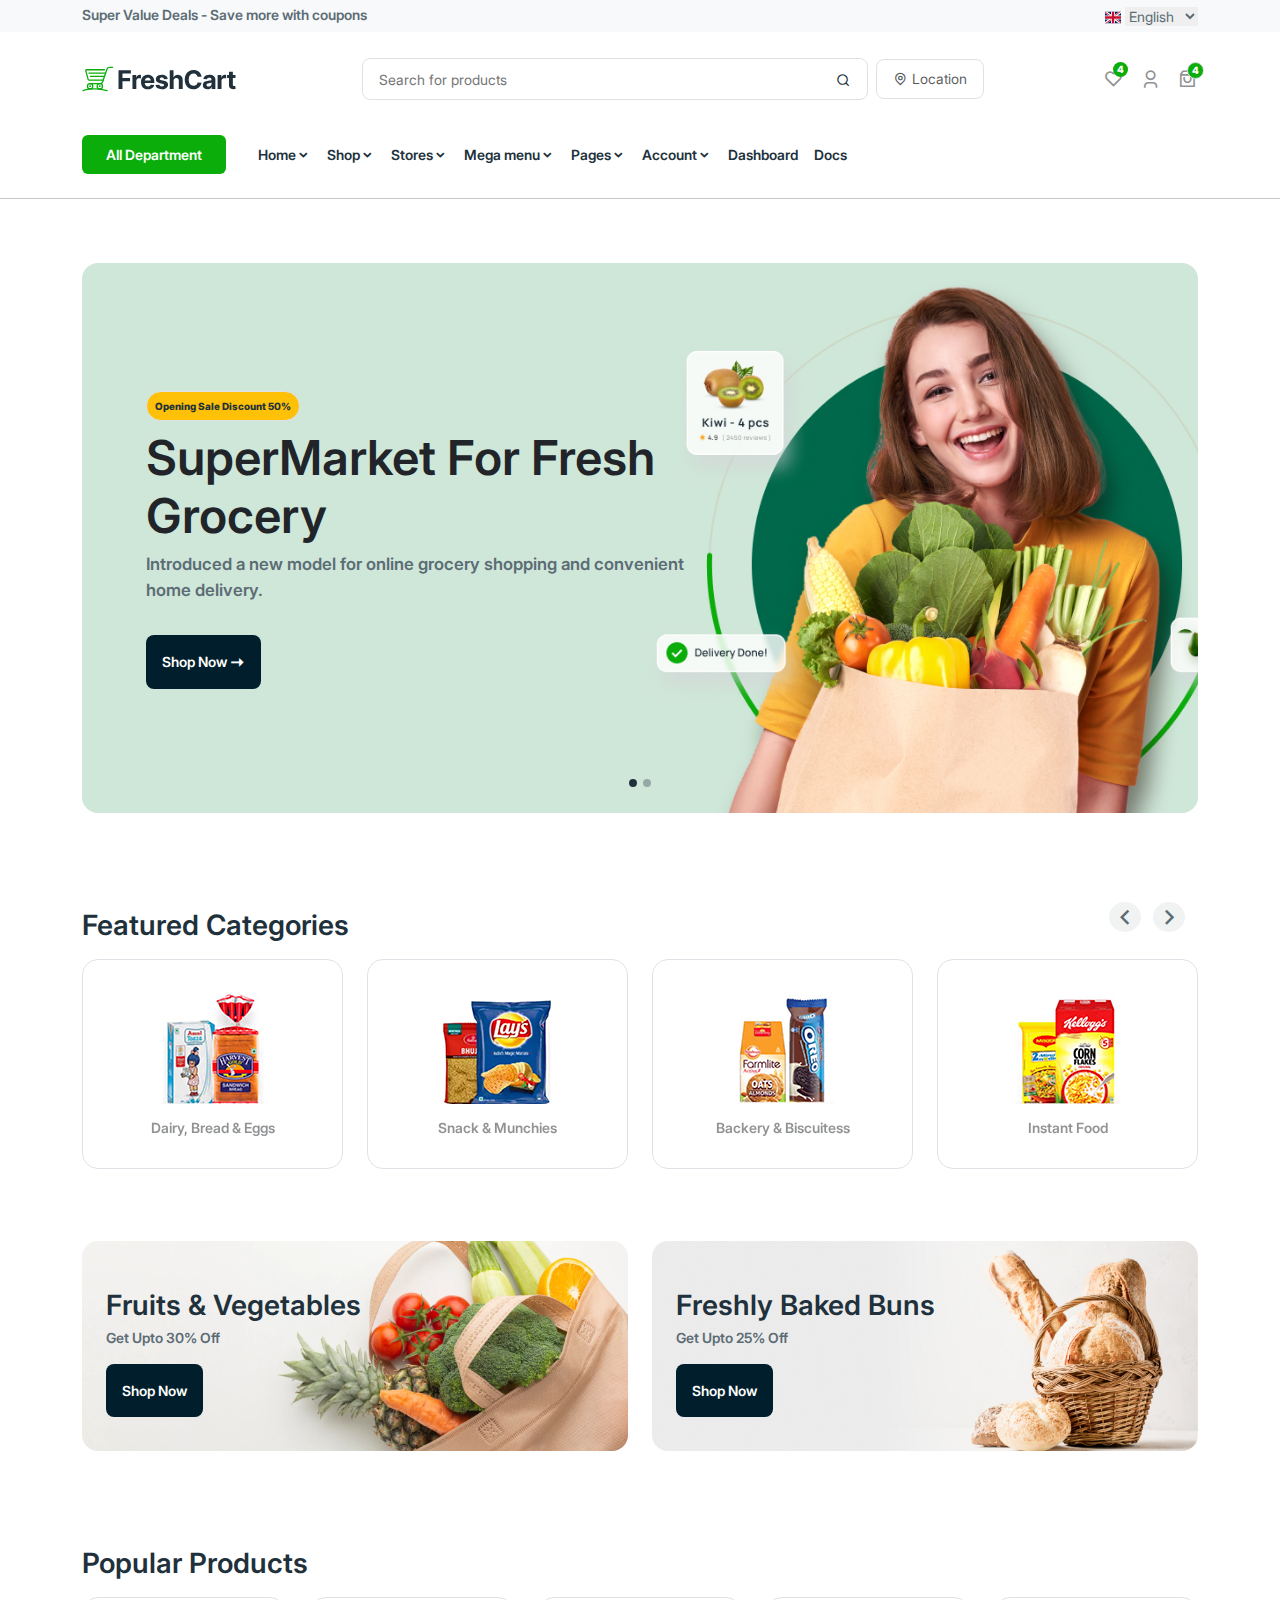
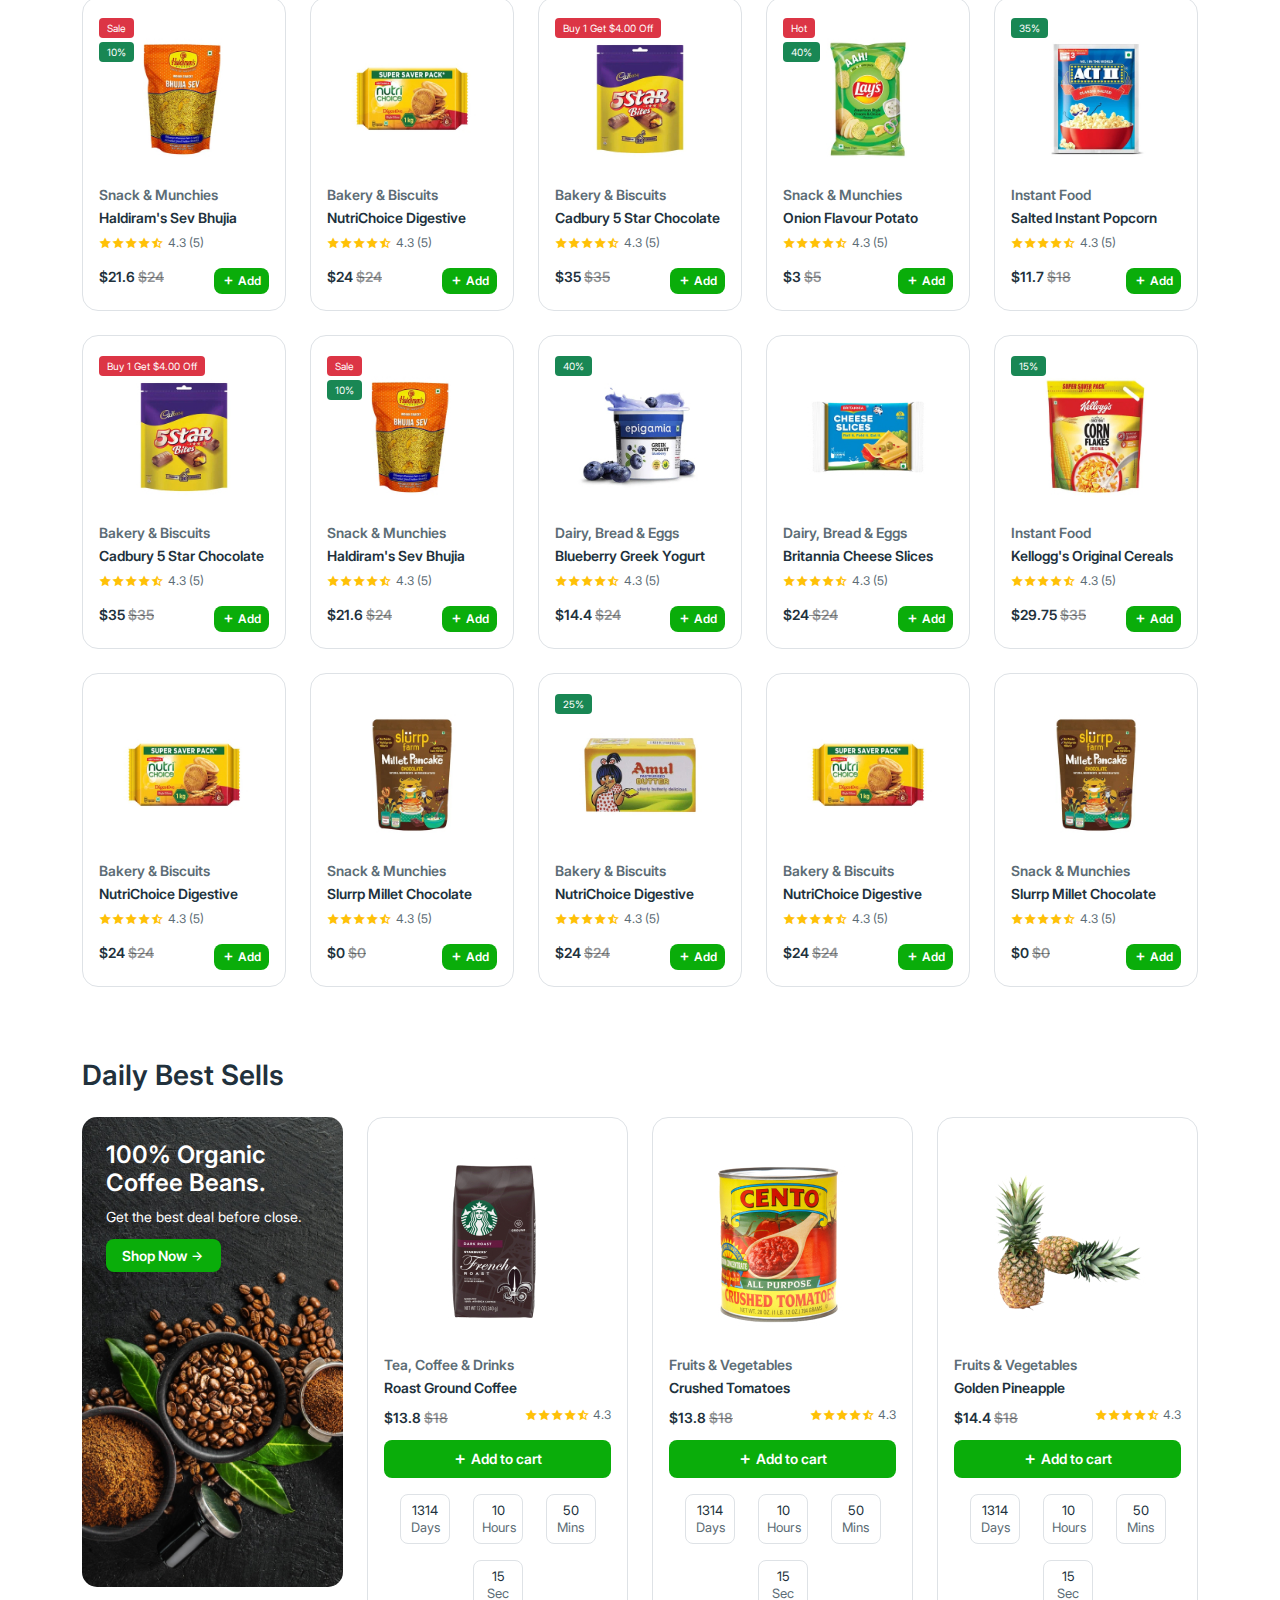
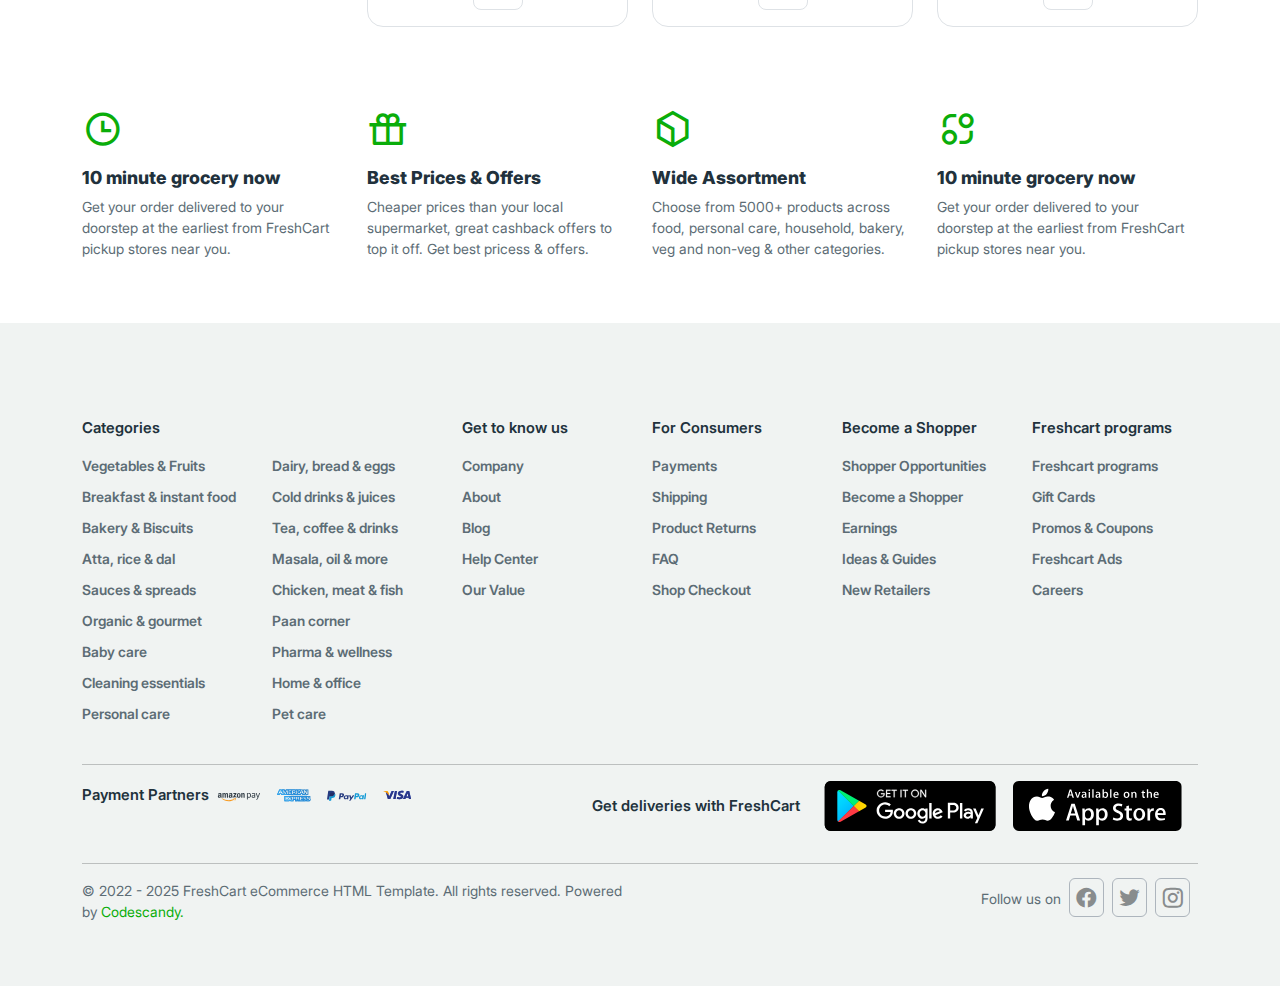
<file: index.html>
<!DOCTYPE html>
<html lang="en">
<head>
    <meta charset="UTF-8">
    <meta name="viewport" content="width='device-width', initial-scale=1.0">
    <title>Home Cart | FreshCart - eCommerce</title>
    <!-- remix-icon -->
    <link rel="stylesheet" href="remix-icon/remixicon.css" type="text/css">
    <!-- inter font family -->
    <link rel="stylesheet" href="fonts/inter-fonts/stylesheet.css" type="text/css">
    <!-- bootstrap -->
    <link rel="stylesheet" href="css/bootstrap.min.css" type="text/css">
    <!-- main css -->
    <link rel="stylesheet" href="css/style.css" type="text/css">
</head>
<body>
    <!-- header -->
    <header>
        <div class="header-top bg-light p-1">
            <div class="container">
                <div class="d-flex justify-content-between ">
                    <p class="mb-0 fw-semibold">Super Value Deals - Save more with coupons</p>
                    <div class="header-top-select">
                        <img src="images/english.svg" class="img-fluid" alt="english" name="english">
                        <select>
                            <option>English</option>
                            <option>Deutsch</option>
                        </select>
                    </div>
                </div>
            </div>
        </div>    
        <div class="header-middle py-3 align-items-center">
            <div class="container">
                <div class="d-flex justify-content-between align-items-center">
                    <div class="logo align-items-center justify-content-center">
                        <img src="images/freshcart-logo.svg" class="img-fluid" alt="logo" name="logo">
                    </div>
                    <div class="header-search d-flex align-items-center">
                        <form class="border rounded-3 py-2 px-3">
                            <input type="text" class="" placeholder="Search for products">
                            <a href="javascript:void(0)"><i class="ri-search-line"></i></a>
                        </form>
                        <a href="javascript:void(0)" class="py-2 ms-2 px-3 border rounded-3 text-body-secondary"><i class="ri-map-pin-line"></i> Location</a>
                    </div>
                    <ul class="d-flex ps-0 align-items-center justify-content-center text-center pt-3">
                        <li class="position-relative"><a href="wishlist.html" class="text-dark"><i class="ri-heart-line fs-5 pe-3 text-body-tertiary "></i></a><span class="position-absolute rounded-circle fw-bold text-white">4</span></li>
                        <li><a href="javascript:void(0)" class="text-dark" data-bs-toggle="modal" data-bs-target="#exampleModal"><i class="ri-user-3-line fs-5 me-3 text-body-tertiary"></i></a></li>
                        <li class="position-relative"><a href="javascript:void(0)" class="text-dark"><i class="ri-shopping-bag-3-line fs-5 text-body-tertiary"></i></a><span class="position-absolute border rounded-circle fw-bold text-white">4</span></li></li>
                    </ul>
                                        <!-- Button trigger modal -->
                    <!-- <button type="button" class="btn btn-primary" data-bs-toggle="modal" data-bs-target="#exampleModal">
                        Launch demo modal
                    </button> -->
                    
                    <!-- Modal -->
                    <div class="modal fade" id="exampleModal" tabindex="-1" aria-labelledby="exampleModalLabel" aria-hidden="true">
                        <div class="modal-dialog">
                        <div class="modal-content p-4">
                            <div class="modal-header pb-0">
                            <h2 class="modal-title fw-semibold fs-5" id="exampleModalLabel">Sign Up</h2>
                            <button type="button" class="btn-close" data-bs-dismiss="modal" aria-label="Close"></button>
                            </div>
                            <div class="modal-body">
                                <form>
                                    <div class="d-block w-100">
                                        <label class="mb-2 mt-3">Name</label><br>
                                        <input type="text" class="w-100 rounded-2 px-3 py-2 " placeholder="Enter Your Name">
                                    </div>
                                    <div class="d-block w-100">
                                        <label class="mb-2 mt-3">Email address</label><br>
                                        <input type="text" class="w-100 rounded-2 px-3 py-2 " placeholder="Enter Email Address">
                                    </div>
                                    <div class="d-block w-100">
                                        <label class="mb-2 mt-3">Password</label><br>
                                        <input type="password" class="w-100 rounded-2 px-3 py-2 " placeholder="Enter Password">
                                    </div>
                                    <p class="mt-1 mb-3">By Signup, you agree to our <a href="javascript:void(0)">Terms of Service</a> & <a href="javascript:void(0)">Privacy Policy</a></p>
                                    <a href="javascript:void(0)" class="sign-up-btn text-white d-inline-block  mb-4 px-3 py-2 ">Sign Up</a>
                                    <p class="text-center">Already have an account? <a href="sign-in.html">Sign in</a></p>
                                </form>
                            </div>
                            
                        </div>
                        </div>
                    </div>
                </div>
            </div>
        </div>
        <div class="header-main d-block col-12 w-100">
            <div class="container">
                <div class=" d-flex align-items-center">
                    <div class="header-main-button">
                        <a href="javascript:void(0)" class="text-white fw-semibold rounded d-inline-block">All Department</a>
                    </div>
                    <nav class="">
                        <ul class="d-flex">
                            <!-- <li><a href="javascript:void(0)" class="d-flex w-100">All Departments</a></li> -->
                            <li class="pt-3"><a href="index.html" class="fw-semibold me-3 d-inline-block align-items-center">Home<i class="ri-arrow-down-s-line"></i></a></li>
                            <li class="pt-3"><a href="shop.html" class="fw-semibold me-3 d-inline-block align-items-center">Shop<i class="ri-arrow-down-s-line"></i></a></li>
                            <li class="pt-3"><a href="stores.html" class="fw-semibold me-3 d-inline-block align-items-center">Stores<i class="ri-arrow-down-s-line"></i></a></li>
                            <li class="pt-3"><a href="javascript:void(0)" class="fw-semibold me-3 d-inline-block align-items-center">Mega menu<i class="ri-arrow-down-s-line"></i></a></li>
                            <li class="pt-3"><a href="blog.html" class="fw-semibold me-3 d-inline-block align-items-center">Pages<i class="ri-arrow-down-s-line"></i></a></li>
                            <li class="pt-3"><a href="javascript:void(0)" class="fw-semibold me-3 d-inline-block align-items-center">Account<i class="ri-arrow-down-s-line"></i></a></li>
                            <li class="pt-3"><a href="javascript:void(0)" class="fw-semibold me-3 d-inline-block align-items-center">Dashboard</a></li>
                            <li class="pt-3"><a href="javascript:void(0)" class="fw-semibold me-3 d-inline-block align-items-center">Docs</a></li>
                         </ul>
                    </nav>
                </div>
            </div>
        </div>
        <hr>
    </header>

    <main>
        <!-- banner -->
        <section class="banner">
            <div class="container">
                <div class="carousel slide" id="banner-slider" data-bs-ride="carousel">
                    <div class="carousel-indicators">
                        <button type="button" data-bs-target="#banner-slider" data-bs-slide-to="0" class="active" ></button>
                        <button type="button" data-bs-target="#banner-slider" data-bs-slide-to="1" ></button>
                      </div>
                    <div class="carousel-inner">
                        <div class="carousel-item active">
                            <div class="slider-1 rounded rounded-4 mt-5">
                                <div class="col-lg-7">
                                    <div class="banner-title">
                                        <h6 class="fw-bold p-2 border rounded-pill d-inline-block bg-warning">Opening Sale Discount 50%</h6>
                                        <h1 class="fw-semibold">SuperMarket For Fresh Grocery</h1>
                                        <p class="fw-semibold"> Introduced a new model for online grocery shopping and convenient home delivery.</p>
                                        <a href="javascript:void(0)" class="fw-semibold px-3 py-3 mt-3 d-inline-block rounded-3 text-white ">Shop Now <i class="ri-arrow-right-long-fill"></i></a>
                                    </div>
                                </div>
                            </div>
                        </div>
                        <div class="carousel-item">
                            <div class="slider-2 rounded rounded-4 mt-5">
                                <div class="col-lg-7">
                                    <div class="banner-title">
                                        <h6 class="fw-bold p-2 border rounded-pill d-inline-block bg-warning">Free Shipping - orders over $100</h6>
                                        <h1 class="fw-semibold">Free Shipping on orders over <span>$100</span></h1>
                                        <p class="fw-semibold"> Free Shipping to First-Time Customers Only, After promotions and discounts are applied.</p>
                                        <a href="javascript:void(0)" class="fw-semibold px-3 py-3 mt-3 d-inline-block rounded-3 text-white ">Shop Now <i class="ri-arrow-right-long-fill"></i></a>
                                    </div>
                                </div>
                            </div>
                        </div>
                    </div>
                </div>
            </div>
        </section>

        <!-- categori -->
        <section class="categori py-5 mb-4">
            <div class="container">
                <div class="categori-title" >
                    <h3 class="fw-semibold mt-5 mb-3">Featured Categories</h3>
                </div>
                <div class="carousel slide" id="categori-slider" data-bs-ride="carousel">
                    <div class="carousel-inner">
                        <div class="carousel-item active">
                            <div class="row">
                                <div class="col-lg-3">
                                    <div class="categori-type px-5 py-4 border rounded rounded-4">
                                        <a href="category.html" class="text-center align-items-center justify-content-center align-self-center">
                                            <img src="images/category-dairy-bread-eggs.jpg" class="img-fluid align-self-center mx-auto d-block" alt="category-type" name="category">
                                            <h6 class="mt-3 fw-semibold text-body-tertiary">Dairy, Bread & Eggs</h6>
                                        </a>
                                    </div>
                                </div>
                                <div class="col-lg-3">
                                    <div class="categori-type px-5 py-4 border rounded rounded-4">
                                        <a href="category.html" class="text-center align-items-center justify-content-center align-self-center">
                                            <img src="images/category-snack-munchies.jpg" class="img-fluid align-self-center mx-auto d-block" alt="category-type" name="category">
                                            <h6 class="mt-3 fw-semibold text-body-tertiary">Snack & Munchies</h6>
                                        </a>
                                    </div>
                                </div>
                                <div class="col-lg-3">
                                    <div class="categori-type px-5 py-4 border rounded rounded-4">
                                        <a href="category.html" class="text-center align-items-center justify-content-center align-self-center">
                                            <img src="images/category-bakery-biscuits.jpg" class="img-fluid align-self-center mx-auto d-block" alt="category-type" name="category">
                                            <h6 class="mt-3 fw-semibold text-body-tertiary">Backery & Biscuitess</h6>
                                        </a>
                                    </div>
                                </div>
                                <div class="col-lg-3">
                                    <div class="categori-type px-5 py-4 border rounded rounded-4">
                                        <a href="category.html" class="text-center align-items-center justify-content-center align-self-center">
                                            <img src="images/category-instant-food.jpg" class="img-fluid align-self-center mx-auto d-block" alt="category-type" name="category">
                                            <h6 class="mt-3 fw-semibold text-body-tertiary">Instant Food</h6>
                                        </a>
                                    </div>
                                </div>
                            </div>
                        </div>
                        <div class="carousel-item">
                            <div class="row">
                                <div class="col-lg-3">
                                    <div class="categori-type px-5 py-4 border rounded rounded-4">
                                        <a href="category.html" class="text-center align-items-center justify-content-center align-self-center">
                                            <img src="images/category-tea-coffee-drinks.jpg" class="img-fluid align-self-center mx-auto d-block" alt="category-type" name="category">
                                            <h6 class="mt-3 fw-semibold text-body-tertiary">Tea, Coffee & Drinks</h6>
                                        </a>
                                    </div>
                                </div>
                                <div class="col-lg-3">
                                    <div class="categori-type px-5 py-4 border rounded rounded-4">
                                        <a href="category.html" class="text-center align-items-center justify-content-center align-self-center">
                                            <img src="images/category-atta-rice-dal.jpg" class="img-fluid align-self-center mx-auto d-block" alt="category-type" name="category">
                                            <h6 class="mt-3 fw-semibold text-body-tertiary">Atta, Rice & Dal</h6>
                                        </a>
                                    </div>
                                </div>
                                <div class="col-lg-3">
                                    <div class="categori-type px-5 py-4 border rounded rounded-4">
                                        <a href="category.html" class="text-center align-items-center justify-content-center align-self-center">
                                            <img src="images/category-baby-care.jpg" class="img-fluid align-self-center mx-auto d-block" alt="category-type" name="category">
                                            <h6 class="mt-3 fw-semibold text-body-tertiary">Baby Care</h6>
                                        </a>
                                    </div>
                                </div>
                                <div class="col-lg-3">
                                    <div class="categori-type px-5 py-4 border rounded rounded-4">
                                        <a href="category.html" class="text-center align-items-center justify-content-center align-self-center">
                                            <img src="images/category-chicken-meat-fish.jpg" class="img-fluid align-self-center mx-auto d-block" alt="category-type" name="category">
                                            <h6 class="mt-3 fw-semibold text-body-tertiary">Chicken, Meat & Fish</h6>
                                        </a>
                                    </div>
                                </div>
                            </div>
                        </div>
                        <div class="carousel-item">
                            <div class="row">
                                <div class="col-lg-3">
                                    <div class="categori-type px-5 py-4 border rounded rounded-4">
                                        <a href="category.html" class="text-center align-items-center justify-content-center align-self-center">
                                            <img src="images/category-chicken-meat-fish.jpg" class="img-fluid align-self-center mx-auto d-block" alt="category-type" name="category">
                                            <h6 class="mt-3 fw-semibold text-body-tertiary">Cleaning Essentials</h6>
                                        </a>
                                    </div>
                                </div>
                                <div class="col-lg-3">
                                    <div class="categori-type px-5 py-4 border rounded rounded-4">
                                        <a href="category.html" class="text-center align-items-center justify-content-center align-self-center">
                                            <img src="images/category-pet-care.jpg" class="img-fluid align-self-center mx-auto d-block" alt="category-type" name="category">
                                            <h6 class="mt-3 fw-semibold text-body-tertiary">Pet Care</h6>
                                        </a>
                                    </div>
                                </div>
                                <div class="col-lg-3">
                                    <div class="categori-type px-5 py-4 border rounded rounded-4">
                                        <a href="category.html" class="text-center align-items-center justify-content-center align-self-center">
                                            <img src="images/category-fruits-vegetables.jpg" class="img-fluid align-self-center mx-auto d-block" alt="category-type" name="category">
                                            <h6 class="mt-3 fw-semibold text-body-tertiary">Fruits & Vegetables</h6>
                                        </a>
                                    </div>
                                </div>
                                <div class="col-lg-3">
                                    <div class="categori-type px-5 py-4 border rounded rounded-4">
                                        <a href="category.html" class="text-center align-items-center justify-content-center align-self-center">
                                            <img src="images/category-cold-drinks-juices.jpg" class="img-fluid align-self-center mx-auto d-block" alt="category-type" name="category">
                                            <h6 class="mt-3 fw-semibold text-body-tertiary">Fruits & Vegetables</h6>
                                        </a>
                                    </div>
                                </div>
                            </div>
                        </div>
                    </div>
                    <a href="javascript:void(0)" class="carousel-control-prev" data-bs-target="#categori-slider" data-bs-slide="prev">
                        <i class="ri-arrow-left-s-line fs-3 "></i>
                    </a>
                    <a href="javascript:void(0)" class="carousel-control-next" data-bs-target="#categori-slider" data-bs-slide="next">
                        <i class="ri-arrow-right-s-line fs-3 "></i>
                    </a>
                </div>
            </div>
        </section>

        <!-- offer -->
        <section class="offer">
            <div class="container">
                <div class="row">
                    <div class="col-lg-6">
                        <div class="offer-item rounded rounded-4 px-4 py-5">
                            <h3 class="fw-semibold mb-1">Fruits & Vegetables</h3>
                            <p class="fw-semibold">Get Upto 30% Off</p>
                            <a href="javascript:void(0)" class="fw-semibold d-inline-block px-3 py-3 rounded-3 text-white">Shop Now</a>
                        </div>
                    </div>
                    <div class="col-lg-6">
                        <div class="offer-item-2 rounded rounded-4 px-4 py-5">
                            <h3 class="fw-semibold mb-1">Freshly Baked Buns</h3>
                            <p class="fw-semibold">Get Upto 25% Off</p>
                            <a href="javascript:void(0)" class="fw-semibold d-inline-block px-3 py-3 rounded-3 text-white">Shop Now</a>
                        </div>
                        
                    </div>
                </div>
            </div>
        </section>

        <!-- popular product -->
        <section class="poproduct mt-5 mb-3 pt-5">
            <div class="container">
                <div class="poproduct-title">
                    <h3 class="fw-semibold mb-3">Popular Products</h3>
                </div>
                <div class="row">
                    <div class="w-5">
                        <div class="poproduct-type mb-4 px-3 py-3 position-relative border rounded rounded-3 px-3 py-3 border rounded rounded-4">
                            <div class="poproduct-offer position-absolute top-1 start-1">
                                <h6 class="red-title bg-danger text-white d-inline-block mb-0 px-2 py-1 rounded-1">Sale</h6><br>
                                <h6 class="green-title bg-success text-white d-inline-block px-2 py-1 rounded-1">10%</h6>
                            </div>
                            <a href="javascript:void(0)">
                                <img src="images/product-img-1.jpg" class="img-fluid" alt="product" name="product">
                            </a>
                            <div class="poproduct-content">
                                <p class="mb-0 fw-semibold">Snack & Munchies</p>
                                <a href="javascript:void(0)" class="fw-semibold">Haldiram's Sev Bhujia</a><br>
                                <span><i class="ri-star-fill text-warning"></i><i class="ri-star-fill text-warning"></i><i class="ri-star-fill text-warning"></i><i class="ri-star-fill text-warning"></i><i class="ri-star-half-fill text-warning"></i> <p class="d-inline-block ">4.3 (5)</p></span>
                                <div class="poproduct-button d-flex align-items-center justify-content-between">
                                    <h5 class="fw-semibold ">$21.6 <del class="text-body-tertiary">$24</del></h5>
                                    <a href="javascript:void(0)" class="fw-semibold d-inline-block px-2 py-1 rounded-3 text-white"><i class="ri-add-line"></i> Add</a>  
                                </div>
                            </div>
                            <ul class="d-flex text-center opacity-0 ps-0 align-items-center justify-content-center position-absolute">
                                <li><a href="javascript:void(0)"><i class="ri-eye-line fw-light fs-5 p-2 border rounded-3 bg-white me-1 shadow" data-bs-toggle="tooltip" data-bs-placement="top" data-bs-title="Quick View"></i></a></li>
                                <li><a href="javascript:void(0)"><i class="ri-heart-line fw-light fs-5 p-2 border rounded-3 bg-white me-1 shadow" data-bs-toggle="tooltip" data-bs-placement="top" data-bs-title="Wishlist"></i></a></li>
                                <li><a href="javascript:void(0)"><i class="ri-arrow-left-right-line fw-light fs-5 p-2 border rounded-3 bg-white shadow" data-bs-toggle="tooltip" data-bs-placement="top" data-bs-title="Compare"></i></a></li>
                            </ul>
                        </div>
                    </div>
                    <div class="w-5">
                        <div class="poproduct-type mb-4 px-3 py-3 position-relative border rounded rounded-3 px-3 py-3 border rounded rounded-4">
                            <!-- <div class="poproduct-offer position-absolute top-1 start-1">
                                <h6 class="red-title bg-danger text-white d-inline-block mb-0 px-2 py-1 rounded-1">Sale</h6><br>
                                <h6 class="green-title bg-success text-white d-inline-block px-2 py-1 rounded-1">10%</h6>
                            </div> -->
                            <a href="javascript:void(0)">
                                <img src="images/product-img-2.jpg" class="img-fluid" alt="product" name="product">
                            </a>
                            <div class="poproduct-content">
                                <p class="mb-0 fw-semibold">Bakery & Biscuits</p>
                                <a href="javascript:void(0)" class="fw-semibold">NutriChoice Digestive</a><br>
                                <span><i class="ri-star-fill text-warning"></i><i class="ri-star-fill text-warning"></i><i class="ri-star-fill text-warning"></i><i class="ri-star-fill text-warning"></i><i class="ri-star-half-fill text-warning"></i> <p class="d-inline-block ">4.3 (5)</p></span>
                                <div class="poproduct-button d-flex align-items-center justify-content-between">
                                    <h5 class="fw-semibold ">$24 <del class="text-body-tertiary">$24</del></h5>
                                    <a href="javascript:void(0)" class="fw-semibold d-inline-block px-2 py-1 rounded-3 text-white"><i class="ri-add-line"></i> Add</a>  
                                </div>
                            </div>
                            <ul class="d-flex text-center opacity-0 ps-0 align-items-center justify-content-center position-absolute">
                                <li><a href="javascript:void(0)"><i class="ri-eye-line fw-light fs-5 p-2 border rounded-3 bg-white me-1 shadow" data-bs-toggle="tooltip" data-bs-placement="top" data-bs-title="Quick View"></i></a></li>
                                <li><a href="javascript:void(0)"><i class="ri-heart-line fw-light fs-5 p-2 border rounded-3 bg-white me-1 shadow" data-bs-toggle="tooltip" data-bs-placement="top" data-bs-title="Wishlist"></i></a></li>
                                <li><a href="javascript:void(0)"><i class="ri-arrow-left-right-line fw-light fs-5 p-2 border rounded-3 bg-white shadow" data-bs-toggle="tooltip" data-bs-placement="top" data-bs-title="Compare"></i></a></li>
                            </ul>
                        </div>
                    </div>
                    <div class="w-5">
                        <div class="poproduct-type mb-4 px-3 py-3 position-relative border rounded rounded-3 px-3 py-3 border rounded rounded-4">
                            <div class="poproduct-offer position-absolute top-1 start-1">
                                <h6 class="red-title bg-danger text-white d-inline-block mb-0 px-2 py-1 rounded-1">Buy 1 Get $4.00 Off</h6><br>
                                <!-- <h6 class="green-title bg-success text-white d-inline-block px-2 py-1 rounded-1">10%</h6> -->
                            </div>
                            <a href="javascript:void(0)">
                                <img src="images/product-img-3.jpg" class="img-fluid" alt="product" name="product">
                            </a>
                            <div class="poproduct-content">
                                <p class="mb-0 fw-semibold">Bakery & Biscuits</p>
                                <a href="javascript:void(0)" class="fw-semibold">Cadbury 5 Star Chocolate</a><br>
                                <span><i class="ri-star-fill text-warning"></i><i class="ri-star-fill text-warning"></i><i class="ri-star-fill text-warning"></i><i class="ri-star-fill text-warning"></i><i class="ri-star-half-fill text-warning"></i> <p class="d-inline-block ">4.3 (5)</p></span>
                                <div class="poproduct-button d-flex align-items-center justify-content-between">
                                    <h5 class="fw-semibold ">$35 <del class="text-body-tertiary">$35</del></h5>
                                    <a href="javascript:void(0)" class="fw-semibold d-inline-block px-2 py-1 rounded-3 text-white"><i class="ri-add-line"></i> Add</a>  
                                </div>
                            </div>
                            <ul class="d-flex text-center opacity-0 ps-0 align-items-center justify-content-center position-absolute">
                                <li><a href="javascript:void(0)"><i class="ri-eye-line fw-light fs-5 p-2 border rounded-3 bg-white me-1 shadow" data-bs-toggle="tooltip" data-bs-placement="top" data-bs-title="Quick View"></i></a></li>
                                <li><a href="javascript:void(0)"><i class="ri-heart-line fw-light fs-5 p-2 border rounded-3 bg-white me-1 shadow" data-bs-toggle="tooltip" data-bs-placement="top" data-bs-title="Wishlist"></i></a></li>
                                <li><a href="javascript:void(0)"><i class="ri-arrow-left-right-line fw-light fs-5 p-2 border rounded-3 bg-white shadow" data-bs-toggle="tooltip" data-bs-placement="top" data-bs-title="Compare"></i></a></li>
                            </ul>
                        </div>
                    </div>
                    <div class="w-5">
                        <div class="poproduct-type mb-4 px-3 py-3 position-relative border rounded rounded-3 px-3 py-3 border rounded rounded-4">
                            <div class="poproduct-offer position-absolute top-1 start-1">
                                <h6 class="red-title bg-danger text-white d-inline-block mb-0 px-2 py-1 rounded-1">Hot</h6><br>
                                <h6 class="green-title bg-success text-white d-inline-block px-2 py-1 rounded-1">40%</h6>
                            </div>
                            <a href="javascript:void(0)">
                                <img src="images/product-img-4.jpg" class="img-fluid" alt="product" name="product">
                            </a>
                            <div class="poproduct-content">
                                <p class="mb-0 fw-semibold">Snack & Munchies</p>
                                <a href="javascript:void(0)" class="fw-semibold">Onion Flavour Potato</a><br>
                                <span><i class="ri-star-fill text-warning"></i><i class="ri-star-fill text-warning"></i><i class="ri-star-fill text-warning"></i><i class="ri-star-fill text-warning"></i><i class="ri-star-half-fill text-warning"></i> <p class="d-inline-block ">4.3 (5)</p></span>
                                <div class="poproduct-button d-flex align-items-center justify-content-between">
                                    <h5 class="fw-semibold ">$3 <del class="text-body-tertiary">$5</del></h5>
                                    <a href="javascript:void(0)" class="fw-semibold d-inline-block px-2 py-1 rounded-3 text-white"><i class="ri-add-line"></i> Add</a>  
                                </div>
                            </div>
                            <ul class="d-flex text-center opacity-0 ps-0 align-items-center justify-content-center position-absolute">
                                <li><a href="javascript:void(0)"><i class="ri-eye-line fw-light fs-5 p-2 border rounded-3 bg-white me-1 shadow" data-bs-toggle="tooltip" data-bs-placement="top" data-bs-title="Quick View"></i></a></li>
                                <li><a href="javascript:void(0)"><i class="ri-heart-line fw-light fs-5 p-2 border rounded-3 bg-white me-1 shadow" data-bs-toggle="tooltip" data-bs-placement="top" data-bs-title="Wishlist"></i></a></li>
                                <li><a href="javascript:void(0)"><i class="ri-arrow-left-right-line fw-light fs-5 p-2 border rounded-3 bg-white shadow" data-bs-toggle="tooltip" data-bs-placement="top" data-bs-title="Compare"></i></a></li>
                            </ul>
                        </div>
                    </div>
                    <div class="w-5">
                        <div class="poproduct-type mb-4 px-3 py-3 position-relative border rounded rounded-3 px-3 py-3 border rounded rounded-4">
                            <div class="poproduct-offer position-absolute top-1 start-1">
                                <!-- <h6 class="red-title bg-danger text-white d-inline-block mb-0 px-2 py-1 rounded-1">Sale</h6><br> -->
                                <h6 class="green-title bg-success text-white d-inline-block px-2 py-1 rounded-1">35%</h6>
                            </div>
                            <a href="javascript:void(0)">
                                <img src="images/product-img-5.jpg" class="img-fluid" alt="product" name="product">
                            </a>
                            <div class="poproduct-content">
                                <p class="mb-0 fw-semibold">Instant Food</p>
                                <a href="javascript:void(0)" class="fw-semibold">Salted Instant Popcorn</a><br>
                                <span><i class="ri-star-fill text-warning"></i><i class="ri-star-fill text-warning"></i><i class="ri-star-fill text-warning"></i><i class="ri-star-fill text-warning"></i><i class="ri-star-half-fill text-warning"></i> <p class="d-inline-block ">4.3 (5)</p></span>
                                <div class="poproduct-button d-flex align-items-center justify-content-between">
                                    <h5 class="fw-semibold ">$11.7 <del class="text-body-tertiary">$18</del></h5>
                                    <a href="javascript:void(0)" class="fw-semibold d-inline-block px-2 py-1 rounded-3 text-white"><i class="ri-add-line"></i> Add</a>  
                                </div>
                            </div>
                            <ul class="d-flex text-center opacity-0 ps-0 align-items-center justify-content-center position-absolute">
                                <li><a href="javascript:void(0)"><i class="ri-eye-line fw-light fs-5 p-2 border rounded-3 bg-white me-1 shadow" data-bs-toggle="tooltip" data-bs-placement="top" data-bs-title="Quick View"></i></a></li>
                                <li><a href="javascript:void(0)"><i class="ri-heart-line fw-light fs-5 p-2 border rounded-3 bg-white me-1 shadow" data-bs-toggle="tooltip" data-bs-placement="top" data-bs-title="Wishlist"></i></a></li>
                                <li><a href="javascript:void(0)"><i class="ri-arrow-left-right-line fw-light fs-5 p-2 border rounded-3 bg-white shadow" data-bs-toggle="tooltip" data-bs-placement="top" data-bs-title="Compare"></i></a></li>
                            </ul>
                        </div>
                    </div>
                    <div class="w-5">
                        <div class="poproduct-type mb-4 px-3 py-3 position-relative border rounded rounded-3 px-3 py-3 border rounded rounded-4">
                            <div class="poproduct-offer position-absolute top-1 start-1">
                                <h6 class="red-title bg-danger text-white d-inline-block mb-0 px-2 py-1 rounded-1">Buy 1 Get $4.00 Off</h6><br>
                                <!-- <h6 class="green-title bg-success text-white d-inline-block px-2 py-1 rounded-1">10%</h6> -->
                            </div>
                            <a href="javascript:void(0)">
                                <img src="images/product-img-3.jpg" class="img-fluid" alt="product" name="product">
                            </a>
                            <div class="poproduct-content">
                                <p class="mb-0 fw-semibold">Bakery & Biscuits</p>
                                <a href="javascript:void(0)" class="fw-semibold">Cadbury 5 Star Chocolate</a><br>
                                <span><i class="ri-star-fill text-warning"></i><i class="ri-star-fill text-warning"></i><i class="ri-star-fill text-warning"></i><i class="ri-star-fill text-warning"></i><i class="ri-star-half-fill text-warning"></i> <p class="d-inline-block ">4.3 (5)</p></span>
                                <div class="poproduct-button d-flex align-items-center justify-content-between">
                                    <h5 class="fw-semibold ">$35 <del class="text-body-tertiary">$35</del></h5>
                                    <a href="javascript:void(0)" class="fw-semibold d-inline-block px-2 py-1 rounded-3 text-white"><i class="ri-add-line"></i> Add</a>  
                                </div>
                            </div>
                            <ul class="d-flex text-center opacity-0 ps-0 align-items-center justify-content-center position-absolute">
                                <li><a href="javascript:void(0)"><i class="ri-eye-line fw-light fs-5 p-2 border rounded-3 bg-white me-1 shadow" data-bs-toggle="tooltip" data-bs-placement="top" data-bs-title="Quick View"></i></a></li>
                                <li><a href="javascript:void(0)"><i class="ri-heart-line fw-light fs-5 p-2 border rounded-3 bg-white me-1 shadow" data-bs-toggle="tooltip" data-bs-placement="top" data-bs-title="Wishlist"></i></a></li>
                                <li><a href="javascript:void(0)"><i class="ri-arrow-left-right-line fw-light fs-5 p-2 border rounded-3 bg-white shadow" data-bs-toggle="tooltip" data-bs-placement="top" data-bs-title="Compare"></i></a></li>
                            </ul>
                        </div>
                    </div>
                    <div class="w-5">
                        <div class="poproduct-type mb-4 px-3 py-3 position-relative border rounded rounded-3 px-3 py-3 border rounded rounded-4">
                            <div class="poproduct-offer position-absolute top-1 start-1">
                                <h6 class="red-title bg-danger text-white d-inline-block mb-0 px-2 py-1 rounded-1">Sale</h6><br>
                                <h6 class="green-title bg-success text-white d-inline-block px-2 py-1 rounded-1">10%</h6>
                            </div>
                            <a href="javascript:void(0)">
                                <img src="images/product-img-1.jpg" class="img-fluid" alt="product" name="product">
                            </a>
                            <div class="poproduct-content">
                                <p class="mb-0 fw-semibold">Snack & Munchies</p>
                                <a href="javascript:void(0)" class="fw-semibold">Haldiram's Sev Bhujia</a><br>
                                <span><i class="ri-star-fill text-warning"></i><i class="ri-star-fill text-warning"></i><i class="ri-star-fill text-warning"></i><i class="ri-star-fill text-warning"></i><i class="ri-star-half-fill text-warning"></i> <p class="d-inline-block ">4.3 (5)</p></span>
                                <div class="poproduct-button d-flex align-items-center justify-content-between">
                                    <h5 class="fw-semibold ">$21.6 <del class="text-body-tertiary">$24</del></h5>
                                    <a href="javascript:void(0)" class="fw-semibold d-inline-block px-2 py-1 rounded-3 text-white"><i class="ri-add-line"></i> Add</a>  
                                </div>
                            </div>
                            <ul class="d-flex text-center opacity-0 ps-0 align-items-center justify-content-center position-absolute">
                                <li><a href="javascript:void(0)"><i class="ri-eye-line fw-light fs-5 p-2 border rounded-3 bg-white me-1 shadow" data-bs-toggle="tooltip" data-bs-placement="top" data-bs-title="Quick View"></i></a></li>
                                <li><a href="javascript:void(0)"><i class="ri-heart-line fw-light fs-5 p-2 border rounded-3 bg-white me-1 shadow" data-bs-toggle="tooltip" data-bs-placement="top" data-bs-title="Wishlist"></i></a></li>
                                <li><a href="javascript:void(0)"><i class="ri-arrow-left-right-line fw-light fs-5 p-2 border rounded-3 bg-white shadow" data-bs-toggle="tooltip" data-bs-placement="top" data-bs-title="Compare"></i></a></li>
                            </ul>
                        </div>
                    </div>
                    <div class="w-5">
                        <div class="poproduct-type mb-4 px-3 py-3 position-relative border rounded rounded-3 px-3 py-3 border rounded rounded-4">
                            <div class="poproduct-offer position-absolute top-1 start-1">
                                <!-- <h6 class="red-title bg-danger text-white d-inline-block mb-0 px-2 py-1 rounded-1">Sale</h6><br> -->
                                <h6 class="green-title bg-success text-white d-inline-block px-2 py-1 rounded-1">40%</h6>
                            </div>
                            <a href="javascript:void(0)">
                                <img src="images/product-img-6.jpg" class="img-fluid" alt="product" name="product">
                            </a>
                            <div class="poproduct-content">
                                <p class="mb-0 fw-semibold">Dairy, Bread & Eggs</p>
                                <a href="javascript:void(0)" class="fw-semibold">Blueberry Greek Yogurt</a><br>
                                <span><i class="ri-star-fill text-warning"></i><i class="ri-star-fill text-warning"></i><i class="ri-star-fill text-warning"></i><i class="ri-star-fill text-warning"></i><i class="ri-star-half-fill text-warning"></i> <p class="d-inline-block ">4.3 (5)</p></span>
                                <div class="poproduct-button d-flex align-items-center justify-content-between">
                                    <h5 class="fw-semibold ">$14.4 <del class="text-body-tertiary">$24</del></h5>
                                    <a href="javascript:void(0)" class="fw-semibold d-inline-block px-2 py-1 rounded-3 text-white"><i class="ri-add-line"></i> Add</a>  
                                </div>
                            </div>
                            <ul class="d-flex text-center opacity-0 ps-0 align-items-center justify-content-center position-absolute">
                                <li><a href="javascript:void(0)"><i class="ri-eye-line fw-light fs-5 p-2 border rounded-3 bg-white me-1 shadow" data-bs-toggle="tooltip" data-bs-placement="top" data-bs-title="Quick View"></i></a></li>
                                <li><a href="javascript:void(0)"><i class="ri-heart-line fw-light fs-5 p-2 border rounded-3 bg-white me-1 shadow" data-bs-toggle="tooltip" data-bs-placement="top" data-bs-title="Wishlist"></i></a></li>
                                <li><a href="javascript:void(0)"><i class="ri-arrow-left-right-line fw-light fs-5 p-2 border rounded-3 bg-white shadow" data-bs-toggle="tooltip" data-bs-placement="top" data-bs-title="Compare"></i></a></li>
                            </ul>
                        </div>
                    </div>
                    <div class="w-5">
                        <div class="poproduct-type mb-4 px-3 py-3 position-relative border rounded rounded-3 px-3 py-3 border rounded rounded-4">
                            <!-- <div class="poproduct-offer position-absolute top-1 start-1">
                                <h6 class="red-title bg-danger text-white d-inline-block mb-0 px-2 py-1 rounded-1">Sale</h6><br>
                                <h6 class="green-title bg-success text-white d-inline-block px-2 py-1 rounded-1">10%</h6>
                            </div> -->
                            <a href="javascript:void(0)">
                                <img src="images/product-img-7.jpg" class="img-fluid" alt="product" name="product">
                            </a>
                            <div class="poproduct-content">
                                <p class="mb-0 fw-semibold">Dairy, Bread & Eggs</p>
                                <a href="javascript:void(0)" class="fw-semibold text-inherit text-decoration-none">Britannia Cheese Slices</a><br>
                                <span><i class="ri-star-fill text-warning"></i><i class="ri-star-fill text-warning"></i><i class="ri-star-fill text-warning"></i><i class="ri-star-fill text-warning"></i><i class="ri-star-half-fill text-warning"></i> <p class="d-inline-block ">4.3 (5)</p></span>
                                <div class="poproduct-button d-flex align-items-center justify-content-between">
                                    <h5 class="fw-semibold ">$24<del class="text-body-tertiary"> $24</del></h5>
                                    <a href="javascript:void(0)" class="fw-semibold d-inline-block px-2 py-1 rounded-3 text-white"><i class="ri-add-line"></i> Add</a>  
                                </div>
                            </div>
                            <ul class="d-flex text-center opacity-0 ps-0 align-items-center justify-content-center position-absolute">
                                <li><a href="javascript:void(0)"><i class="ri-eye-line fw-light fs-5 p-2 border rounded-3 bg-white me-1 shadow" data-bs-toggle="tooltip" data-bs-placement="top" data-bs-title="Quick View"></i></a></li>
                                <li><a href="javascript:void(0)"><i class="ri-heart-line fw-light fs-5 p-2 border rounded-3 bg-white me-1 shadow" data-bs-toggle="tooltip" data-bs-placement="top" data-bs-title="Wishlist"></i></a></li>
                                <li><a href="javascript:void(0)"><i class="ri-arrow-left-right-line fw-light fs-5 p-2 border rounded-3 bg-white shadow" data-bs-toggle="tooltip" data-bs-placement="top" data-bs-title="Compare"></i></a></li>
                            </ul>
                        </div>
                    </div>
                    <div class="w-5">
                        <div class="poproduct-type mb-4 px-3 py-3 position-relative border rounded rounded-3 px-3 py-3 border rounded rounded-4">
                            <div class="poproduct-offer position-absolute top-1 start-1">
                                <!-- <h6 class="red-title bg-danger text-white d-inline-block mb-0 px-2 py-1 rounded-1">Sale</h6><br> -->
                                <h6 class="green-title bg-success text-white d-inline-block px-2 py-1 rounded-1">15%</h6>
                            </div>
                            <a href="javascript:void(0)">
                                <img src="images/product-img-8.jpg" class="img-fluid" alt="product" name="product">
                            </a>
                            <div class="poproduct-content">
                                <p class="mb-0 fw-semibold">Instant Food</p>
                                <a href="javascript:void(0)" class="fw-semibold">Kellogg's Original Cereals</a><br>
                                <span><i class="ri-star-fill text-warning"></i><i class="ri-star-fill text-warning"></i><i class="ri-star-fill text-warning"></i><i class="ri-star-fill text-warning"></i><i class="ri-star-half-fill text-warning"></i> <p class="d-inline-block ">4.3 (5)</p></span>
                                <div class="poproduct-button d-flex align-items-center justify-content-between">
                                    <h5 class="fw-semibold ">$29.75 <del class="text-body-tertiary">$35</del></h5>
                                    <a href="javascript:void(0)" class="fw-semibold d-inline-block px-2 py-1 rounded-3 text-white"><i class="ri-add-line"></i> Add</a>  
                                </div>
                            </div>
                            <ul class="d-flex text-center opacity-0 ps-0 align-items-center justify-content-center position-absolute">
                                <li><a href="javascript:void(0)"><i class="ri-eye-line fw-light fs-5 p-2 border rounded-3 bg-white me-1 shadow" data-bs-toggle="tooltip" data-bs-placement="top" data-bs-title="Quick View"></i></a></li>
                                <li><a href="javascript:void(0)"><i class="ri-heart-line fw-light fs-5 p-2 border rounded-3 bg-white me-1 shadow" data-bs-toggle="tooltip" data-bs-placement="top" data-bs-title="Wishlist"></i></a></li>
                                <li><a href="javascript:void(0)"><i class="ri-arrow-left-right-line fw-light fs-5 p-2 border rounded-3 bg-white shadow" data-bs-toggle="tooltip" data-bs-placement="top" data-bs-title="Compare"></i></a></li>
                            </ul>
                        </div>
                    </div>
                    <div class="w-5">
                        <div class="poproduct-type mb-4 px-3 py-3 position-relative border rounded rounded-3 px-3 py-3 border rounded rounded-4">
                            <!-- <div class="poproduct-offer position-absolute top-1 start-1">
                                <h6 class="red-title bg-danger text-white d-inline-block mb-0 px-2 py-1 rounded-1">Sale</h6><br>
                                <h6 class="green-title bg-success text-white d-inline-block px-2 py-1 rounded-1">10%</h6>
                            </div> -->
                            <a href="javascript:void(0)">
                                <img src="images/product-img-2.jpg" class="img-fluid" alt="product" name="product">
                            </a>
                            <div class="poproduct-content">
                                <p class="mb-0 fw-semibold">Bakery & Biscuits</p>
                                <a href="javascript:void(0)" class="fw-semibold">NutriChoice Digestive</a><br>
                                <span><i class="ri-star-fill text-warning"></i><i class="ri-star-fill text-warning"></i><i class="ri-star-fill text-warning"></i><i class="ri-star-fill text-warning"></i><i class="ri-star-half-fill text-warning"></i> <p class="d-inline-block ">4.3 (5)</p></span>
                                <div class="poproduct-button d-flex align-items-center justify-content-between">
                                    <h5 class="fw-semibold ">$24 <del class="text-body-tertiary">$24</del></h5>
                                    <a href="javascript:void(0)" class="fw-semibold d-inline-block px-2 py-1 rounded-3 text-white"><i class="ri-add-line"></i> Add</a>  
                                </div>
                            </div>
                            <ul class="d-flex text-center opacity-0 ps-0 align-items-center justify-content-center position-absolute">
                                <li><a href="javascript:void(0)"><i class="ri-eye-line fw-light fs-5 p-2 border rounded-3 bg-white me-1 shadow" data-bs-toggle="tooltip" data-bs-placement="top" data-bs-title="Quick View"></i></a></li>
                                <li><a href="javascript:void(0)"><i class="ri-heart-line fw-light fs-5 p-2 border rounded-3 bg-white me-1 shadow" data-bs-toggle="tooltip" data-bs-placement="top" data-bs-title="Wishlist"></i></a></li>
                                <li><a href="javascript:void(0)"><i class="ri-arrow-left-right-line fw-light fs-5 p-2 border rounded-3 bg-white shadow" data-bs-toggle="tooltip" data-bs-placement="top" data-bs-title="Compare"></i></a></li>
                            </ul>
                        </div>
                    </div>
                    <div class="w-5">
                        <div class="poproduct-type mb-4 px-3 py-3 position-relative border rounded rounded-3 px-3 py-3 border rounded rounded-4">
                            <!-- <div class="poproduct-offer position-absolute top-1 start-1">
                                <h6 class="red-title bg-danger text-white d-inline-block mb-0 px-2 py-1 rounded-1">Sale</h6><br>
                                <h6 class="green-title bg-success text-white d-inline-block px-2 py-1 rounded-1">10%</h6>
                            </div> -->
                            <a href="javascript:void(0)">
                                <img src="images/product-img-9.jpg" class="img-fluid" alt="product" name="product">
                            </a>
                            <div class="poproduct-content">
                                <p class="mb-0 fw-semibold">Snack & Munchies</p>
                                <a href="javascript:void(0)" class="fw-semibold">Slurrp Millet Chocolate</a><br>
                                <span><i class="ri-star-fill text-warning"></i><i class="ri-star-fill text-warning"></i><i class="ri-star-fill text-warning"></i><i class="ri-star-fill text-warning"></i><i class="ri-star-half-fill text-warning"></i> <p class="d-inline-block ">4.3 (5)</p></span>
                                <div class="poproduct-button d-flex align-items-center justify-content-between">
                                    <h5 class="fw-semibold ">$0 <del class="text-body-tertiary">$0</del></h5>
                                    <a href="javascript:void(0)" class="fw-semibold d-inline-block px-2 py-1 rounded-3 text-white"><i class="ri-add-line"></i> Add</a>  
                                </div>
                            </div>
                            <ul class="d-flex text-center opacity-0 ps-0 align-items-center justify-content-center position-absolute">
                                <li><a href="javascript:void(0)"><i class="ri-eye-line fw-light fs-5 p-2 border rounded-3 bg-white me-1 shadow" data-bs-toggle="tooltip" data-bs-placement="top" data-bs-title="Quick View"></i></a></li>
                                <li><a href="javascript:void(0)"><i class="ri-heart-line fw-light fs-5 p-2 border rounded-3 bg-white me-1 shadow" data-bs-toggle="tooltip" data-bs-placement="top" data-bs-title="Wishlist"></i></a></li>
                                <li><a href="javascript:void(0)"><i class="ri-arrow-left-right-line fw-light fs-5 p-2 border rounded-3 bg-white shadow" data-bs-toggle="tooltip" data-bs-placement="top" data-bs-title="Compare"></i></a></li>
                            </ul>
                        </div>
                    </div>
                    <div class="w-5">
                        <div class="poproduct-type mb-4 px-3 py-3 position-relative border rounded rounded-3 px-3 py-3 border rounded rounded-4">
                            <div class="poproduct-offer position-absolute top-1 start-1">
                                <!-- <h6 class="red-title bg-danger text-white d-inline-block mb-0 px-2 py-1 rounded-1">Sale</h6><br> -->
                                <h6 class="green-title bg-success text-white d-inline-block px-2 py-1 rounded-1">25%</h6>
                            </div>
                            <a href="javascript:void(0)">
                                <img src="images/product-img-10.jpg" class="img-fluid" alt="product" name="product">
                            </a>
                            <div class="poproduct-content">
                                <p class="mb-0 fw-semibold">Bakery & Biscuits</p>
                                <a href="javascript:void(0)" class="fw-semibold">NutriChoice Digestive</a><br>
                                <span><i class="ri-star-fill text-warning"></i><i class="ri-star-fill text-warning"></i><i class="ri-star-fill text-warning"></i><i class="ri-star-fill text-warning"></i><i class="ri-star-half-fill text-warning"></i> <p class="d-inline-block ">4.3 (5)</p></span>
                                <div class="poproduct-button d-flex align-items-center justify-content-between">
                                    <h5 class="fw-semibold ">$24 <del class="text-body-tertiary">$24</del></h5>
                                    <a href="javascript:void(0)" class="fw-semibold d-inline-block px-2 py-1 rounded-3 text-white"><i class="ri-add-line"></i> Add</a>  
                                </div>
                            </div>
                            <ul class="d-flex text-center opacity-0 ps-0 align-items-center justify-content-center position-absolute">
                                <li><a href="javascript:void(0)"><i class="ri-eye-line fw-light fs-5 p-2 border rounded-3 bg-white me-1 shadow" data-bs-toggle="tooltip" data-bs-placement="top" data-bs-title="Quick View"></i></a></li>
                                <li><a href="javascript:void(0)"><i class="ri-heart-line fw-light fs-5 p-2 border rounded-3 bg-white me-1 shadow" data-bs-toggle="tooltip" data-bs-placement="top" data-bs-title="Wishlist"></i></a></li>
                                <li><a href="javascript:void(0)"><i class="ri-arrow-left-right-line fw-light fs-5 p-2 border rounded-3 bg-white shadow" data-bs-toggle="tooltip" data-bs-placement="top" data-bs-title="Compare"></i></a></li>
                            </ul>
                        </div>
                    </div>
                    <div class="w-5">
                        <div class="poproduct-type mb-4 px-3 py-3 position-relative border rounded rounded-3 px-3 py-3 border rounded rounded-4">
                            <!-- <div class="poproduct-offer position-absolute top-1 start-1">
                                <h6 class="red-title bg-danger text-white d-inline-block mb-0 px-2 py-1 rounded-1">Sale</h6><br>
                                <h6 class="green-title bg-success text-white d-inline-block px-2 py-1 rounded-1">10%</h6>
                            </div> -->
                            <a href="javascript:void(0)">
                                <img src="images/product-img-2.jpg" class="img-fluid" alt="product" name="product">
                            </a>
                            <div class="poproduct-content">
                                <p class="mb-0 fw-semibold">Bakery & Biscuits</p>
                                <a href="javascript:void(0)" class="fw-semibold">NutriChoice Digestive</a><br>
                                <span><i class="ri-star-fill text-warning"></i><i class="ri-star-fill text-warning"></i><i class="ri-star-fill text-warning"></i><i class="ri-star-fill text-warning"></i><i class="ri-star-half-fill text-warning"></i> <p class="d-inline-block ">4.3 (5)</p></span>
                                <div class="poproduct-button d-flex align-items-center justify-content-between">
                                    <h5 class="fw-semibold ">$24 <del class="text-body-tertiary">$24</del></h5>
                                    <a href="javascript:void(0)" class="fw-semibold d-inline-block px-2 py-1 rounded-3 text-white"><i class="ri-add-line"></i> Add</a>  
                                </div>
                            </div>
                            <ul class="d-flex text-center opacity-0 ps-0 align-items-center justify-content-center position-absolute">
                                <li><a href="javascript:void(0)"><i class="ri-eye-line fw-light fs-5 p-2 border rounded-3 bg-white me-1 shadow" data-bs-toggle="tooltip" data-bs-placement="top" data-bs-title="Quick View"></i></a></li>
                                <li><a href="javascript:void(0)"><i class="ri-heart-line fw-light fs-5 p-2 border rounded-3 bg-white me-1 shadow" data-bs-toggle="tooltip" data-bs-placement="top" data-bs-title="Wishlist"></i></a></li>
                                <li><a href="javascript:void(0)"><i class="ri-arrow-left-right-line fw-light fs-5 p-2 border rounded-3 bg-white shadow" data-bs-toggle="tooltip" data-bs-placement="top" data-bs-title="Compare"></i></a></li>
                            </ul>
                        </div>
                    </div>
                    <div class="w-5">
                        <div class="poproduct-type mb-4 px-3 py-3 position-relative border rounded rounded-3 px-3 py-3 border rounded rounded-4">
                            <!-- <div class="poproduct-offer position-absolute top-1 start-1">
                                <h6 class="red-title bg-danger text-white d-inline-block mb-0 px-2 py-1 rounded-1">Sale</h6><br>
                                <h6 class="green-title bg-success text-white d-inline-block px-2 py-1 rounded-1">10%</h6>
                            </div> -->
                            <a href="javascript:void(0)">
                                <img src="images/product-img-9.jpg" class="img-fluid" alt="product" name="product">
                            </a>
                            <div class="poproduct-content">
                                <p class="mb-0 fw-semibold">Snack & Munchies</p>
                                <a href="javascript:void(0)" class="fw-semibold">Slurrp Millet Chocolate</a><br>
                                <span><i class="ri-star-fill text-warning"></i><i class="ri-star-fill text-warning"></i><i class="ri-star-fill text-warning"></i><i class="ri-star-fill text-warning"></i><i class="ri-star-half-fill text-warning"></i> <p class="d-inline-block ">4.3 (5)</p></span>
                                <div class="poproduct-button d-flex align-items-center justify-content-between">
                                    <h5 class="fw-semibold ">$0 <del class="text-body-tertiary">$0</del></h5>
                                    <a href="javascript:void(0)" class="fw-semibold d-inline-block px-2 py-1 rounded-3 text-white"><i class="ri-add-line"></i> Add</a>  
                                </div>
                            </div>
                            <ul class="d-flex text-center opacity-0 ps-0 align-items-center justify-content-center position-absolute">
                                <li><a href="javascript:void(0)"><i class="ri-eye-line fw-light fs-5 p-2 border rounded-3 bg-white me-1 shadow" data-bs-toggle="tooltip" data-bs-placement="top" data-bs-title="Quick View"></i></a></li>
                                <li><a href="javascript:void(0)"><i class="ri-heart-line fw-light fs-5 p-2 border rounded-3 bg-white me-1 shadow" data-bs-toggle="tooltip" data-bs-placement="top" data-bs-title="Wishlist"></i></a></li>
                                <li><a href="javascript:void(0)"><i class="ri-arrow-left-right-line fw-light fs-5 p-2 border rounded-3 bg-white shadow" data-bs-toggle="tooltip" data-bs-placement="top" data-bs-title="Compare"></i></a></li>
                            </ul>
                        </div>
                    </div> 
                    
                </div>
            </div>
        </section>

        <!-- best-sells -->
        <section class="best-sells mt-5">
            <div class="container">
                <div class="best-sells-title">
                    <h3 class="fw-semibold pb-3">Daily Best Sells</h3>
                </div>
                <div class="row">
                    <div class="col-lg-3">
                        <div class="best-sells-img p-4">
                            <h3 class="text-white fw-semibold">100% Organic Coffee Beans.</h3>
                            <p class="text-white ">Get the best deal before close.</p>
                            <a href="javascript:void(0)" class="fw-semibold px-3 py-2 rounded-3 text-white">Shop Now <i class="ri-arrow-right-line fw-light"></i></a>
                        </div>
                    </div>
                    <div class="col-lg-3">
                        <div class="best-sells-type mb-4 px-3 py-3 position-relative border rounded rounded-1 px-3 py-3 border rounded rounded-4">
                            <a href="javascript:void(0)">
                                <img src="images/product-img-11.jpg" class="img-fluid" alt="product" name="product">
                            </a>
                            <div class="best-sells-content">
                                <p class="mb-0 fw-semibold">Tea, Coffee & Drinks</p>
                                <a href="javascript:void(0)" class="fw-semibold mb-2 d-inline-block">Roast Ground Coffee</a><br>
                                <div class="justify-content-between align-items-center d-flex">
                                    <h5 class="fw-semibold ">$13.8 <del class="text-body-tertiary">$18</del></h5>
                                    <span><i class="ri-star-fill text-warning"></i><i class="ri-star-fill text-warning"></i><i class="ri-star-fill text-warning"></i><i class="ri-star-fill text-warning"></i><i class="ri-star-half-fill text-warning"></i> <p class="d-inline-block ">4.3</p></span>
                                </div>
                                
                            </div>
                            <a href="javascript:void(0)" class="best-sells-button mb-3 text-center fw-semibold d-block px-2 py-2 rounded-3 text-white"><i class="ri-add-line"></i> Add to cart</a>  
                            <div class="best-sells-timer">
                                <div class="row px-3 align-items-center justify-content-center">
                                    <div class="col-4">
                                        <div class="best-sells-timer-type text-center p-2 mb-3 border rounded rounded-3">
                                            <h6 class="mb-0">1314</h6>
                                            <p class="mb-0">Days</p>
                                        </div>
                                    </div>
                                    <div class="col-4">
                                        <div class="best-sells-timer-type text-center p-2 mb-3 border rounded rounded-3">
                                            <h6 class="mb-0">10</h6>
                                            <p class="mb-0">Hours</p>
                                        </div>
                                    </div>
                                    <div class="col-4">
                                        <div class="best-sells-timer-type text-center p-2 mb-3 border rounded rounded-3">
                                            <h6 class="mb-0">50</h6>
                                            <p class="mb-0">Mins</p>
                                        </div>
                                    </div>
                                    <div class="col-4">
                                        <div class="best-sells-timer-type text-center p-2 border rounded rounded-3">
                                            <h6 class="mb-0">15</h6>
                                            <p class="mb-0">Sec</p>
                                        </div>
                                    </div>
                                    
                                </div>
                            </div>
                            <ul class="d-flex text-center opacity-0 ps-0 align-items-center justify-content-center position-absolute">
                                <li><a href="javascript:void(0)"><i class="ri-eye-line fw-light fs-5 p-2 border rounded-3 bg-white me-1 shadow" data-bs-toggle="tooltip" data-bs-placement="top" data-bs-title="Quick View"></i></a></li>
                                <li><a href="javascript:void(0)"><i class="ri-heart-line fw-light fs-5 p-2 border rounded-3 bg-white me-1 shadow" data-bs-toggle="tooltip" data-bs-placement="top" data-bs-title="Wishlist"></i></a></li>
                                <li><a href="javascript:void(0)"><i class="ri-arrow-left-right-line fw-light fs-5 p-2 border rounded-3 bg-white shadow" data-bs-toggle="tooltip" data-bs-placement="top" data-bs-title="Compare"></i></a></li>
                            </ul>
                        </div>
                    </div> 
                    <div class="col-lg-3">
                        <div class="best-sells-type mb-4 px-3 py-3 position-relative border rounded rounded-1 px-3 py-3 border rounded rounded-4">
                            <a href="javascript:void(0)">
                                <img src="images/product-img-12.jpg" class="img-fluid" alt="product" name="product">
                            </a>
                            <div class="best-sells-content">
                                <p class="mb-0 fw-semibold">Fruits & Vegetables</p>
                                <a href="javascript:void(0)" class="fw-semibold mb-2 d-inline-block">Crushed Tomatoes</a><br>
                                <div class="justify-content-between align-items-center d-flex">
                                    <h5 class="fw-semibold ">$13.8 <del class="text-body-tertiary">$18</del></h5>
                                    <span><i class="ri-star-fill text-warning"></i><i class="ri-star-fill text-warning"></i><i class="ri-star-fill text-warning"></i><i class="ri-star-fill text-warning"></i><i class="ri-star-half-fill text-warning"></i> <p class="d-inline-block ">4.3</p></span>
                                </div>
                                
                            </div>
                            <a href="javascript:void(0)" class="best-sells-button mb-3 text-center fw-semibold d-block px-2 py-2 rounded-3 text-white"><i class="ri-add-line"></i> Add to cart</a>  
                            <div class="best-sells-timer">
                                <div class="row px-3 align-items-center justify-content-center">
                                    <div class="col-4">
                                        <div class="best-sells-timer-type text-center p-2 mb-3 border rounded rounded-3">
                                            <h6 class="mb-0">1314</h6>
                                            <p class="mb-0">Days</p>
                                        </div>
                                    </div>
                                    <div class="col-4">
                                        <div class="best-sells-timer-type text-center p-2 mb-3 border rounded rounded-3">
                                            <h6 class="mb-0">10</h6>
                                            <p class="mb-0">Hours</p>
                                        </div>
                                    </div>
                                    <div class="col-4">
                                        <div class="best-sells-timer-type text-center p-2 mb-3 border rounded rounded-3">
                                            <h6 class="mb-0">50</h6>
                                            <p class="mb-0">Mins</p>
                                        </div>
                                    </div>
                                    <div class="col-4">
                                        <div class="best-sells-timer-type text-center p-2 border rounded rounded-3">
                                            <h6 class="mb-0">15</h6>
                                            <p class="mb-0">Sec</p>
                                        </div>
                                    </div>
                                    
                                </div>
                            </div>
                            <ul class="d-flex text-center opacity-0 ps-0 align-items-center justify-content-center position-absolute">
                                <li><a href="javascript:void(0)"><i class="ri-eye-line fw-light fs-5 p-2 border rounded-3 bg-white me-1 shadow" data-bs-toggle="tooltip" data-bs-placement="top" data-bs-title="Quick View"></i></a></li>
                                <li><a href="javascript:void(0)"><i class="ri-heart-line fw-light fs-5 p-2 border rounded-3 bg-white me-1 shadow" data-bs-toggle="tooltip" data-bs-placement="top" data-bs-title="Wishlist"></i></a></li>
                                <li><a href="javascript:void(0)"><i class="ri-arrow-left-right-line fw-light fs-5 p-2 border rounded-3 bg-white shadow" data-bs-toggle="tooltip" data-bs-placement="top" data-bs-title="Compare"></i></a></li>
                            </ul>
                        </div>
                    </div> 
                    <div class="col-lg-3">
                        <div class="best-sells-type mb-4 px-3 py-3 position-relative border rounded rounded-1 px-3 py-3 border rounded rounded-4">
                            <a href="javascript:void(0)">
                                <img src="images/product-img-13.jpg" class="img-fluid" alt="product" name="product">
                            </a>
                            <div class="best-sells-content">
                                <p class="mb-0 fw-semibold">Fruits & Vegetables</p>
                                <a href="javascript:void(0)" class="fw-semibold mb-2 d-inline-block">Golden Pineapple</a><br>
                                <div class="justify-content-between align-items-center d-flex">
                                    <h5 class="fw-semibold ">$14.4 <del class="text-body-tertiary">$18</del></h5>
                                    <span><i class="ri-star-fill text-warning"></i><i class="ri-star-fill text-warning"></i><i class="ri-star-fill text-warning"></i><i class="ri-star-fill text-warning"></i><i class="ri-star-half-fill text-warning"></i> <p class="d-inline-block ">4.3</p></span>
                                </div>
                                
                            </div>
                            <a href="javascript:void(0)" class="best-sells-button mb-3 text-center fw-semibold d-block px-2 py-2 rounded-3 text-white"><i class="ri-add-line"></i> Add to cart</a>  
                            <div class="best-sells-timer">
                                <div class="row px-3 align-items-center justify-content-center">
                                    <div class="col-4">
                                        <div class="best-sells-timer-type text-center p-2 mb-3 border rounded rounded-3">
                                            <h6 class="mb-0">1314</h6>
                                            <p class="mb-0">Days</p>
                                        </div>
                                    </div>
                                    <div class="col-4">
                                        <div class="best-sells-timer-type text-center p-2 mb-3 border rounded rounded-3">
                                            <h6 class="mb-0">10</h6>
                                            <p class="mb-0">Hours</p>
                                        </div>
                                    </div>
                                    <div class="col-4">
                                        <div class="best-sells-timer-type text-center p-2 mb-3 border rounded rounded-3">
                                            <h6 class="mb-0">50</h6>
                                            <p class="mb-0">Mins</p>
                                        </div>
                                    </div>
                                    <div class="col-4">
                                        <div class="best-sells-timer-type text-center p-2 border rounded rounded-3">
                                            <h6 class="mb-0">15</h6>
                                            <p class="mb-0">Sec</p>
                                        </div>
                                    </div>
                                    
                                </div>
                            </div>
                            <ul class="d-flex text-center opacity-0 ps-0 align-items-center justify-content-center position-absolute">
                                <li><a href="javascript:void(0)"><i class="ri-eye-line fw-light fs-5 p-2 border rounded-3 bg-white me-1 shadow" data-bs-toggle="tooltip" data-bs-placement="top" data-bs-title="Quick View"></i></a></li>
                                <li><a href="javascript:void(0)"><i class="ri-heart-line fw-light fs-5 p-2 border rounded-3 bg-white me-1 shadow" data-bs-toggle="tooltip" data-bs-placement="top" data-bs-title="Wishlist"></i></a></li>
                                <li><a href="javascript:void(0)"><i class="ri-arrow-left-right-line fw-light fs-5 p-2 border rounded-3 bg-white shadow" data-bs-toggle="tooltip" data-bs-placement="top" data-bs-title="Compare"></i></a></li>
                            </ul>
                        </div>
                    </div> 
                </div>
            </div>
        </section>

        <!-- services -->
        <section class="services py-5">
            <div class="container">
                <div class="row">
                    <div class="col-lg-3">
                        <div class="services-item">
                            <i class="ri-time-line fs-1 mb-2 d-inline-block"></i>
                            <h3 class="fw-bold">10 minute grocery now</h3>
                            <p>Get your order delivered to your doorstep at the earliest from FreshCart pickup stores near you.</p>
                        </div>
                    </div>
                    <div class="col-lg-3">
                        <div class="services-item">
                            <i class="ri-gift-line fs-1 mb-2 d-inline-block"></i>
                            <h3 class="fw-bold">Best Prices & Offers</h3>
                            <p>Cheaper prices than your local supermarket, great cashback offers to top it off. Get best pricess & offers.</p>
                        </div>
                    </div>
                    <div class="col-lg-3">
                        <div class="services-item">
                            <i class="ri-box-1-line fs-1 mb-2 d-inline-block"></i>
                            <h3 class="fw-bold">Wide Assortment</h3>
                            <p>Choose from 5000+ products across food, personal care, household, bakery, veg and non-veg & other categories.</p>
                        </div>
                    </div>
                    <div class="col-lg-3">
                        <div class="services-item">
                            <i class="ri-exchange-2-line fs-1 mb-2 d-inline-block"></i>
                            <h3 class="fw-bold">10 minute grocery now</h3>
                            <p>Get your order delivered to your doorstep at the earliest from FreshCart pickup stores near you.</p>
                        </div>
                    </div>
                </div>
            </div>
        </section>
    </main>

    <!-- footer -->
    <footer class="py-5 ">
        <div class="container">
            <div class="row">
                <div class="col-lg-4">
                    <h6 class="mt-5 mb-3 fw-semibold">Categories</h6>
                    <div class="row">
                        <div class="col-lg-6">
                            <ul class="ps-0">
                                <li><a href="javascript:void(0)" class="mb-2 fw-semibold d-inline-block">Vegetables & Fruits</a></li>
                                <li><a href="javascript:void(0)" class="mb-2 fw-semibold d-inline-block">Breakfast & instant food</a></li>
                                <li><a href="javascript:void(0)" class="mb-2 fw-semibold d-inline-block">Bakery & Biscuits</a></li>
                                <li><a href="javascript:void(0)" class="mb-2 fw-semibold d-inline-block">Atta, rice & dal</a></li>
                                <li><a href="javascript:void(0)" class="mb-2 fw-semibold d-inline-block">Sauces & spreads</a></li>
                                <li><a href="javascript:void(0)" class="mb-2 fw-semibold d-inline-block">Organic & gourmet</a></li>
                                <li><a href="javascript:void(0)" class="mb-2 fw-semibold d-inline-block">Baby care</a></li>
                                <li><a href="javascript:void(0)" class="mb-2 fw-semibold d-inline-block">Cleaning essentials</a></li>
                                <li><a href="javascript:void(0)" class="mb-2 fw-semibold d-inline-block">Personal care</a></li>
                            </ul>
                        </div>
                        <div class="col-lg-6">
                            <ul class="ps-0">
                                <li><a href="javascript:void(0)" class="mb-2 fw-semibold d-inline-block">Dairy, bread & eggs</a></li>
                                <li><a href="javascript:void(0)" class="mb-2 fw-semibold d-inline-block">Cold drinks & juices</a></li>
                                <li><a href="javascript:void(0)" class="mb-2 fw-semibold d-inline-block">Tea, coffee & drinks</a></li>
                                <li><a href="javascript:void(0)" class="mb-2 fw-semibold d-inline-block">Masala, oil & more</a></li>
                                <li><a href="javascript:void(0)" class="mb-2 fw-semibold d-inline-block">Chicken, meat & fish</a></li>
                                <li><a href="javascript:void(0)" class="mb-2 fw-semibold d-inline-block">Paan corner</a></li>
                                <li><a href="javascript:void(0)" class="mb-2 fw-semibold d-inline-block">Pharma & wellness</a></li>
                                <li><a href="javascript:void(0)" class="mb-2 fw-semibold d-inline-block">Home & office</a></li>
                                <li><a href="javascript:void(0)" class="mb-2 fw-semibold d-inline-block">Pet care</a></li>
                            </ul>
                        </div> 
                    </div>
                </div>
                <div class="col-lg-8">
                    <div class="row">
                        <div class="col-lg-3">
                            <h6 class="mt-5 mb-3 fw-semibold">Get to know us</h6>
                            <ul class="ps-0">
                                <li><a href="javascript:void(0)" class="mb-2 fw-semibold d-inline-block">Company</a></li>
                                <li><a href="javascript:void(0)" class="mb-2 fw-semibold d-inline-block">About</a></li>
                                <li><a href="javascript:void(0)" class="mb-2 fw-semibold d-inline-block">Blog</a></li>
                                <li><a href="javascript:void(0)" class="mb-2 fw-semibold d-inline-block">Help Center</a></li>
                                <li><a href="javascript:void(0)" class="mb-2 fw-semibold d-inline-block">Our Value</a></li>
                            </ul>
                        </div>
                        <div class="col-lg-3">
                            <h6 class="mt-5 mb-3 fw-semibold">For Consumers</h6>
                            <ul class="ps-0">
                                <li><a href="javascript:void(0)" class="mb-2 fw-semibold d-inline-block">Payments</a></li>
                                <li><a href="javascript:void(0)" class="mb-2 fw-semibold d-inline-block">Shipping</a></li>
                                <li><a href="javascript:void(0)" class="mb-2 fw-semibold d-inline-block">Product Returns</a></li>
                                <li><a href="javascript:void(0)" class="mb-2 fw-semibold d-inline-block">FAQ</a></li>
                                <li><a href="javascript:void(0)" class="mb-2 fw-semibold d-inline-block">Shop Checkout</a></li>
                            </ul>
                        </div>
                        <div class="col-lg-3">
                            <h6 class="mt-5 mb-3 fw-semibold">Become a Shopper</h6>
                            <ul class="ps-0">
                                <li><a href="javascript:void(0)" class="mb-2 fw-semibold d-inline-block">Shopper Opportunities</a></li>
                                <li><a href="javascript:void(0)" class="mb-2 fw-semibold d-inline-block">Become a Shopper</a></li>
                                <li><a href="javascript:void(0)" class="mb-2 fw-semibold d-inline-block">Earnings</a></li>
                                <li><a href="javascript:void(0)" class="mb-2 fw-semibold d-inline-block">Ideas & Guides</a></li>
                                <li><a href="javascript:void(0)" class="mb-2 fw-semibold d-inline-block">New Retailers</a></li>
                            </ul>
                        </div>
                        <div class="col-lg-3">
                            <h6 class="mt-5 mb-3 fw-semibold">Freshcart programs</h6>
                            <ul class="ps-0">
                                <li><a href="javascript:void(0)" class="mb-2 fw-semibold d-inline-block">Freshcart programs</a></li>
                                <li><a href="javascript:void(0)" class="mb-2 fw-semibold d-inline-block">Gift Cards</a></li>
                                <li><a href="javascript:void(0)" class="mb-2 fw-semibold d-inline-block">Promos & Coupons</a></li>
                                <li><a href="javascript:void(0)" class="mb-2 fw-semibold d-inline-block">Freshcart Ads</a></li>
                                <li><a href="javascript:void(0)" class="mb-2 fw-semibold d-inline-block">Careers</a></li>
                            </ul>
                        </div>
                    </div>
                </div>
            </div>
            <hr>
            <div class="partners justify-content-between align-items-center">
                <div class="row">
                    <div class="col-lg-4">
                        <div class="payment-partner">
                            <ul class="ps-0 d-flex align-items-center">
                                <li><h6 class="fw-semibold mb-0">Payment Partners</h6></li>
                                <li><a href="javascript:void(0)" class="mx-2"><img src="images/amazonpay.svg" class="img-fluid" alt="payment-partner" name="payment-partner"></a></li>
                                <li><a href="javascript:void(0)" class="mx-2"><img src="images/american-express.svg" class="img-fluid" alt="payment-partner" name="payment-partner"></a></li>
                                <li><a href="javascript:void(0)" class="mx-2"><img src="images/paypal.svg" class="img-fluid" alt="payment-partner" name="payment-partner"></a></li>
                                <li><a href="javascript:void(0)" class="mx-2"><img src="images/visa.svg" class="img-fluid" alt="payment-partner" name="payment-partner"></a></li>
                            </ul>
                        </div>
                    </div>
                    <div class="col-lg-8">
                        <div class="app-partner align-items-right d-flex justify-content-end">
                            <ul class="ps-0 d-flex align-items-center">
                                <li><h6 class="fw-semibold mb-0 me-4">Get deliveries with FreshCart</h6></li>
                                <li><a href="javascript:void(0)" class="me-3"><img src="images/googleplay-btn.svg" class="img-fluid" alt=""></a></li>
                                <li><a href="javascript:void(0)" class="me-3"><img src="images/appstore-btn.svg" class="img-fluid" alt=""></a></li>
                            </ul>
                        </div>
                    </div>
                </div>
            </div>
            <hr>
            <div class="copiright">
                <div class="row">
                    <div class="col-lg-6">
                        <p>© 2022 - 2025 FreshCart eCommerce HTML Template. All rights reserved. Powered by <span><a href="javascript:void(0)">Codescandy.</a></span></p>
                    </div>
                    <div class="col-lg-6 ">
                        <ul class="d-flex ps-0 ms-auto align-items-center justify-content-end">
                            <li><p class="mb-0 me-2 d-inline-block">Follow us on</p></li>
                            <li><a href="javascript:void(0)" class="text-body-tertiary me-2 fs-4 p-1 border rounded border-dark-subtle rounded-2"><i class="ri-facebook-circle-fill"></i></a></li>
                            <li><a href="javascript:void(0)" class="text-body-tertiary me-2 fs-4 p-1 border rounded border-dark-subtle rounded-2"><i class="ri-twitter-fill"></i></a></li>
                            <li><a href="javascript:void(0)" class="text-body-tertiary me-2 fs-4 p-1 border rounded border-dark-subtle rounded-2"><i class="ri-instagram-line"></i></a></li>
                        </ul>
                    </div>
                </div>
            </div>
        </div>
    </footer>



    <script src="js/bootstrap.bundle.min.js"></script>
    <script>
        document.addEventListener('DOMContentLoaded', function () {
            var tooltipTriggerList = [].slice.call(document.querySelectorAll('[data-bs-toggle="tooltip"]'));
            tooltipTriggerList.forEach(function (tooltipTriggerEl) {
                new bootstrap.Tooltip(tooltipTriggerEl);
            });
        });
    </script>
    
</body>
</html>
</file>
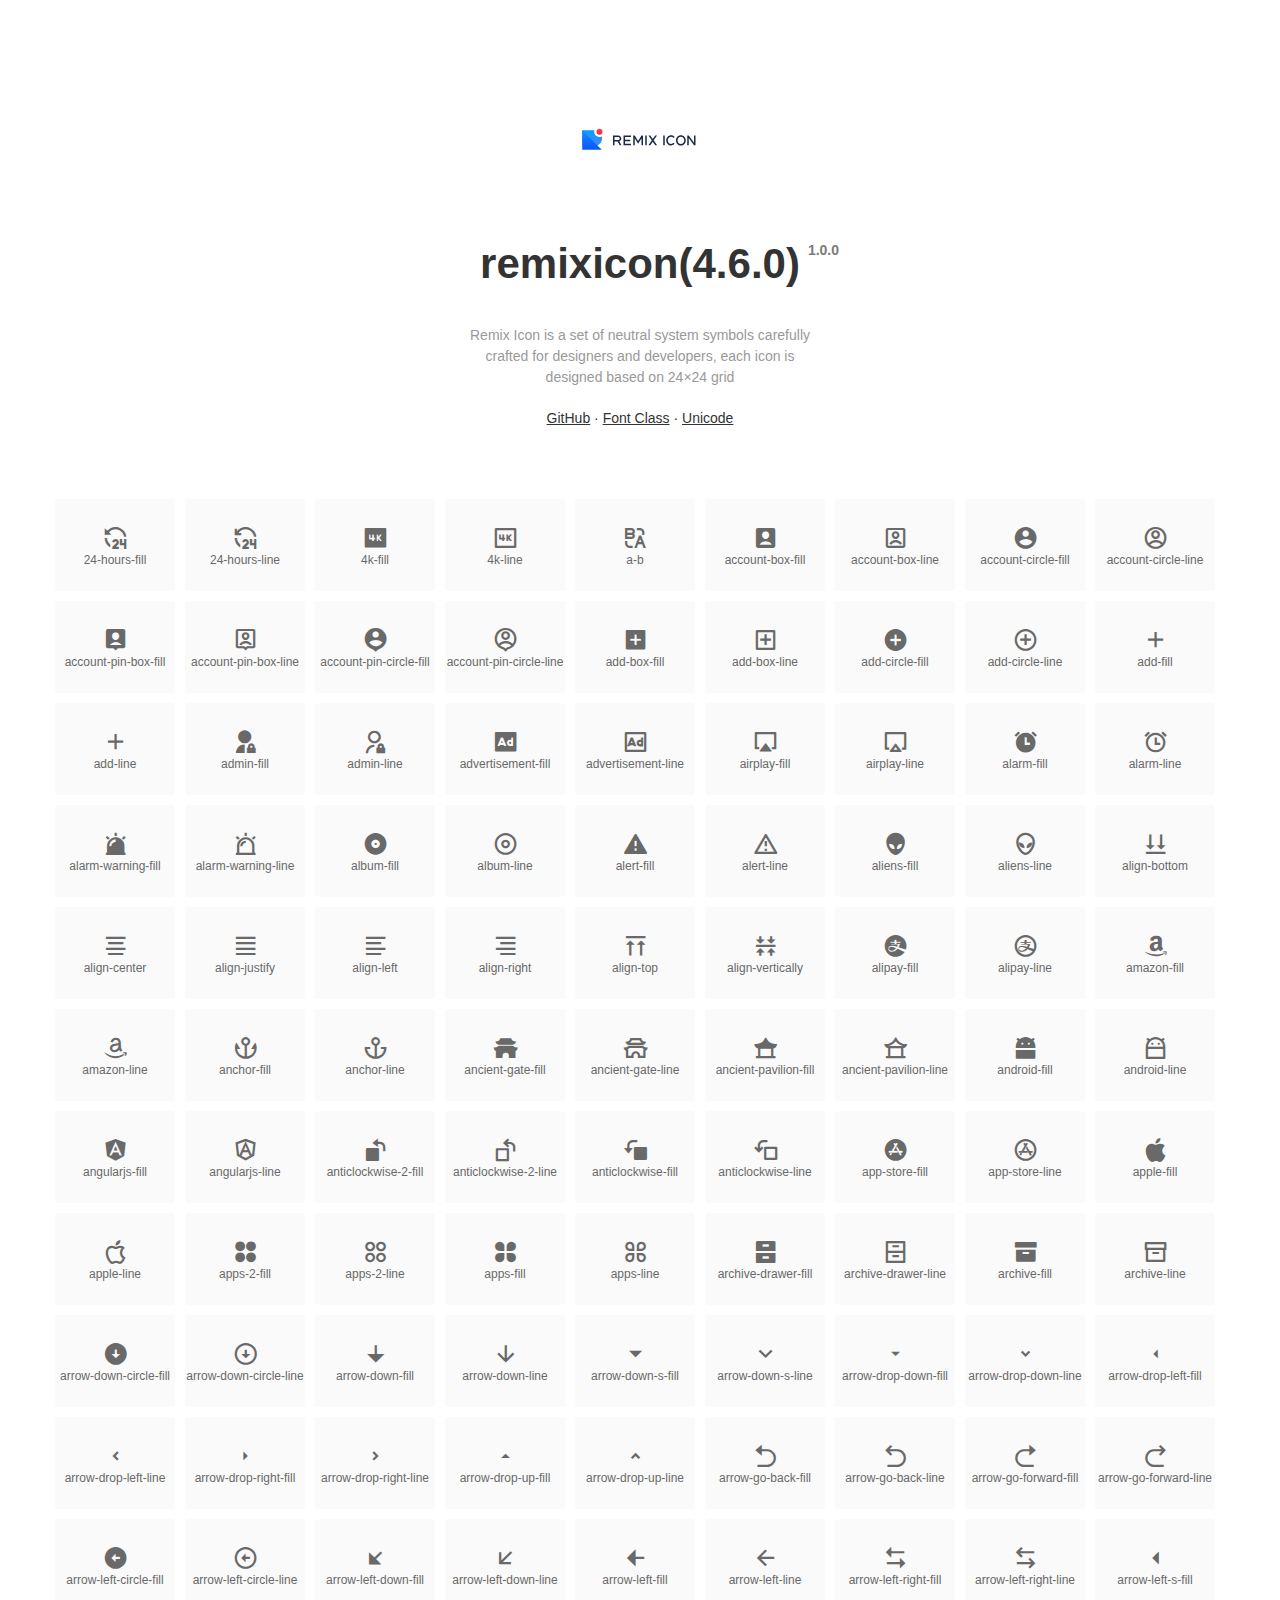
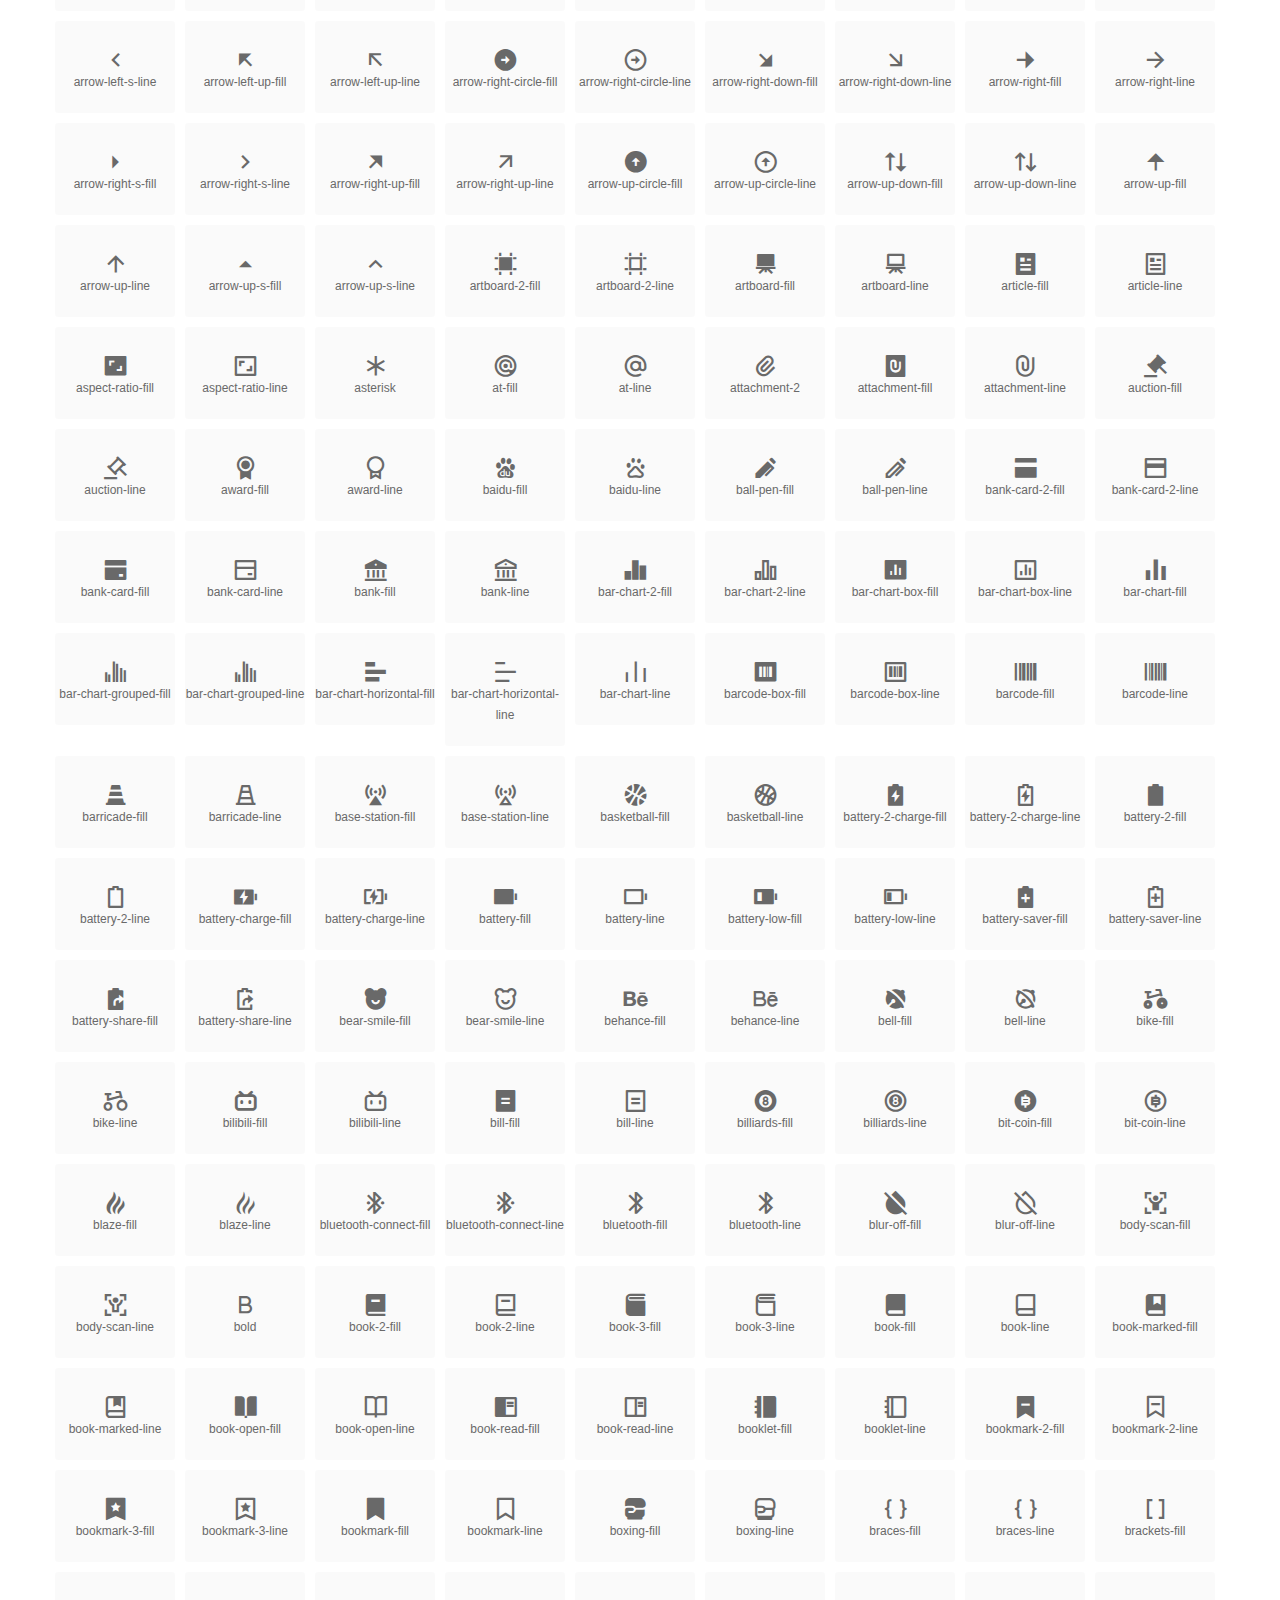
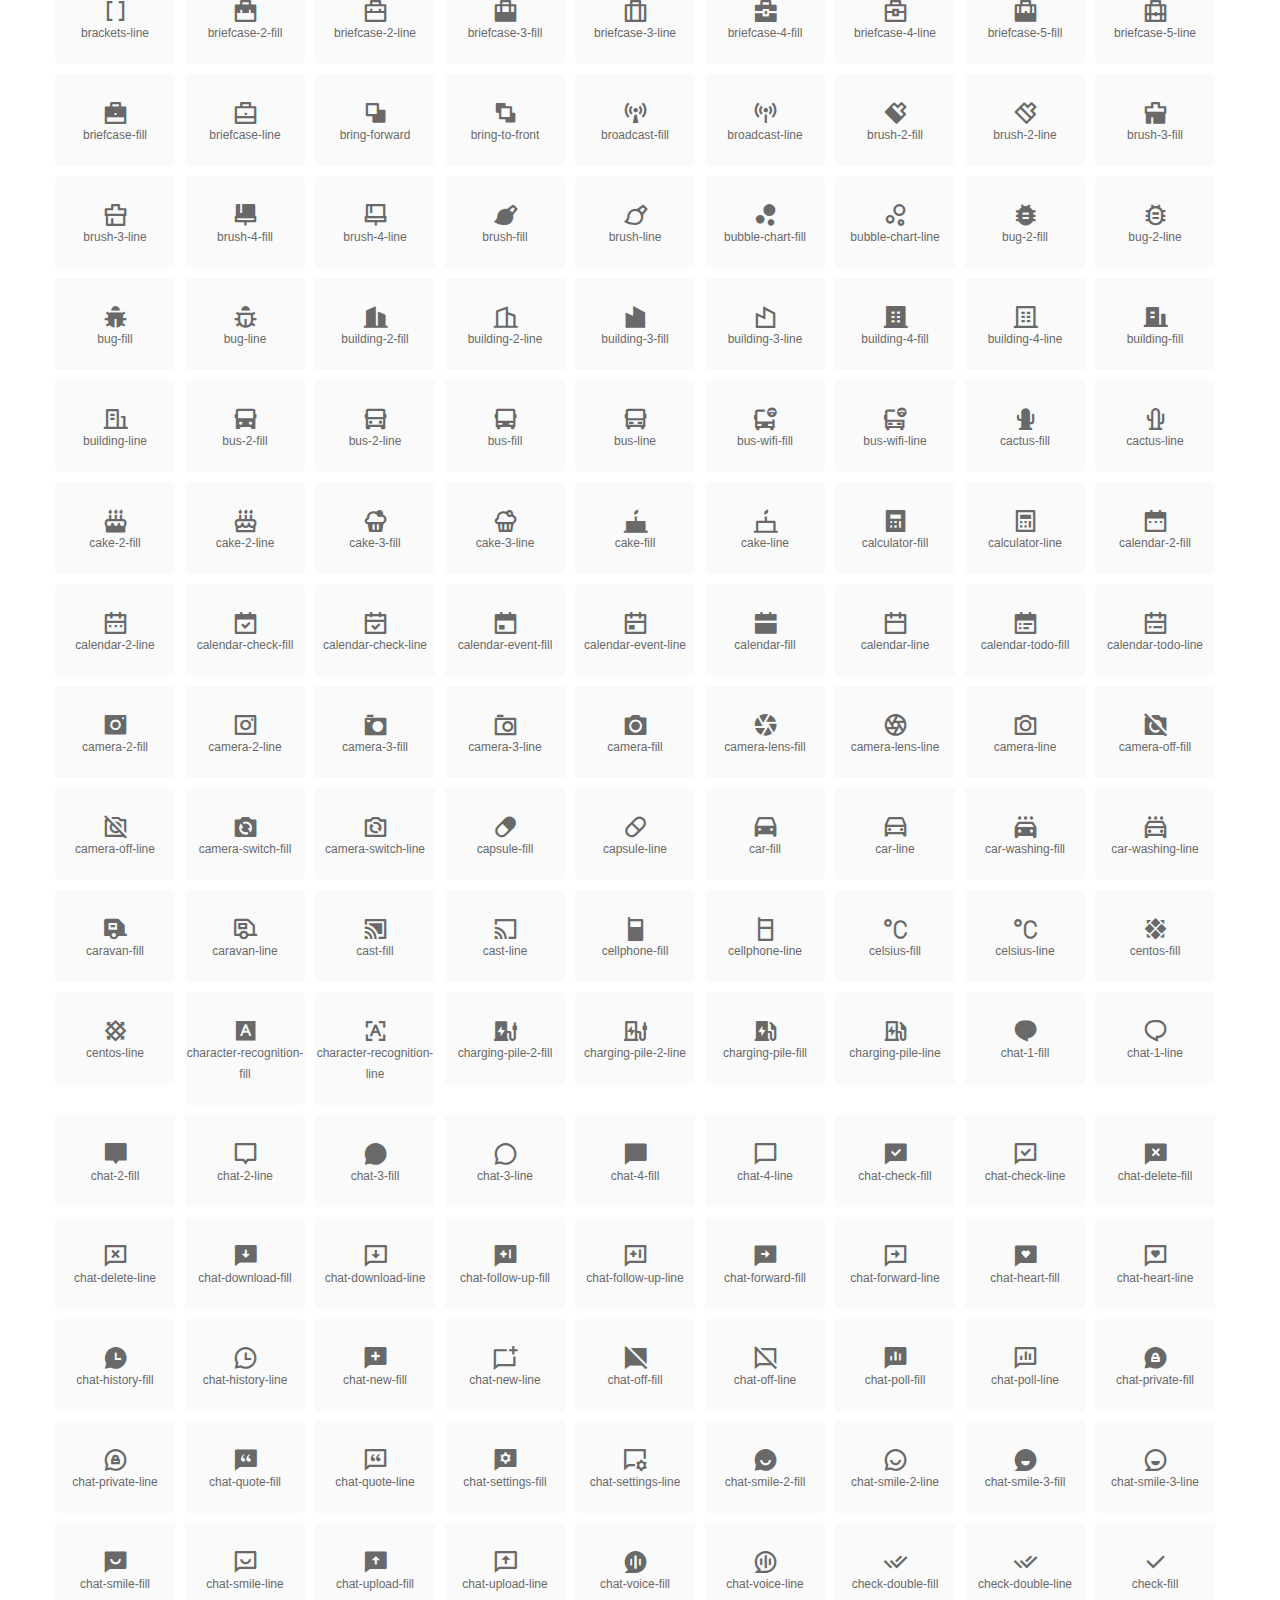
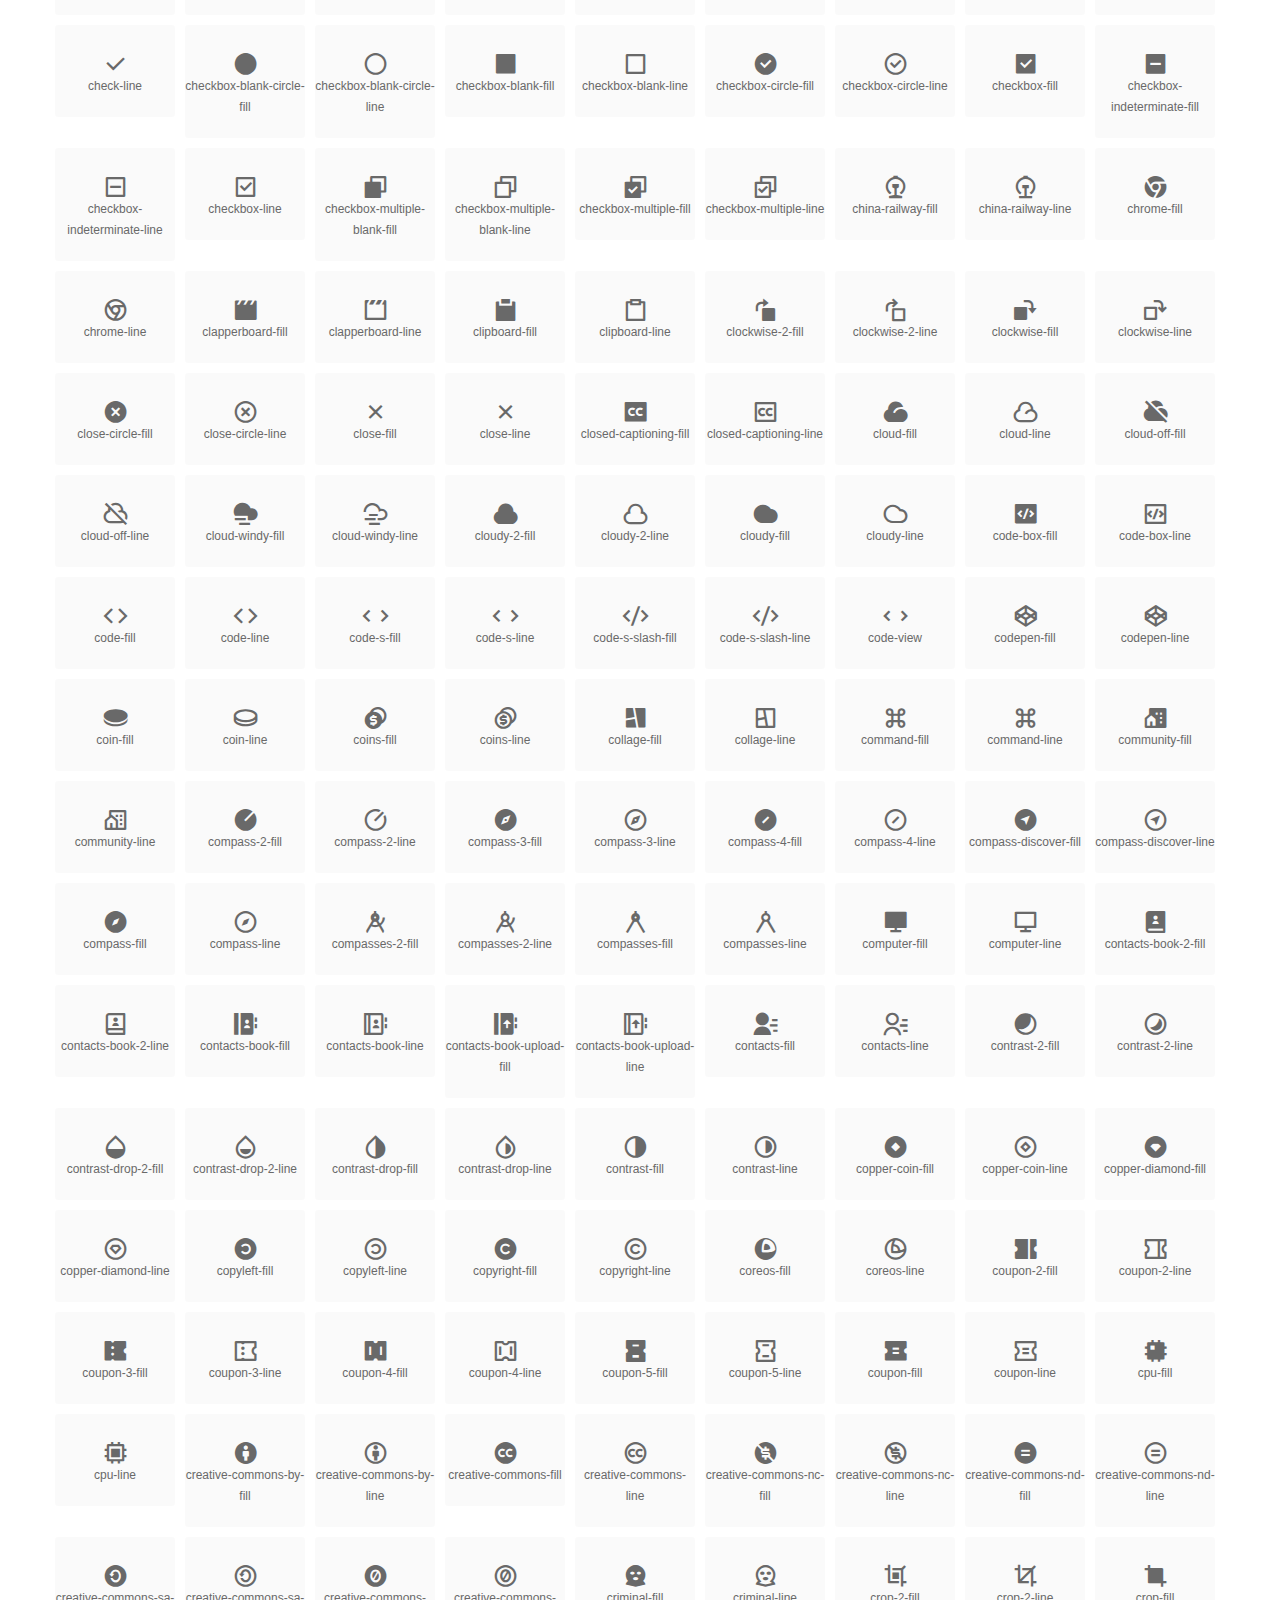
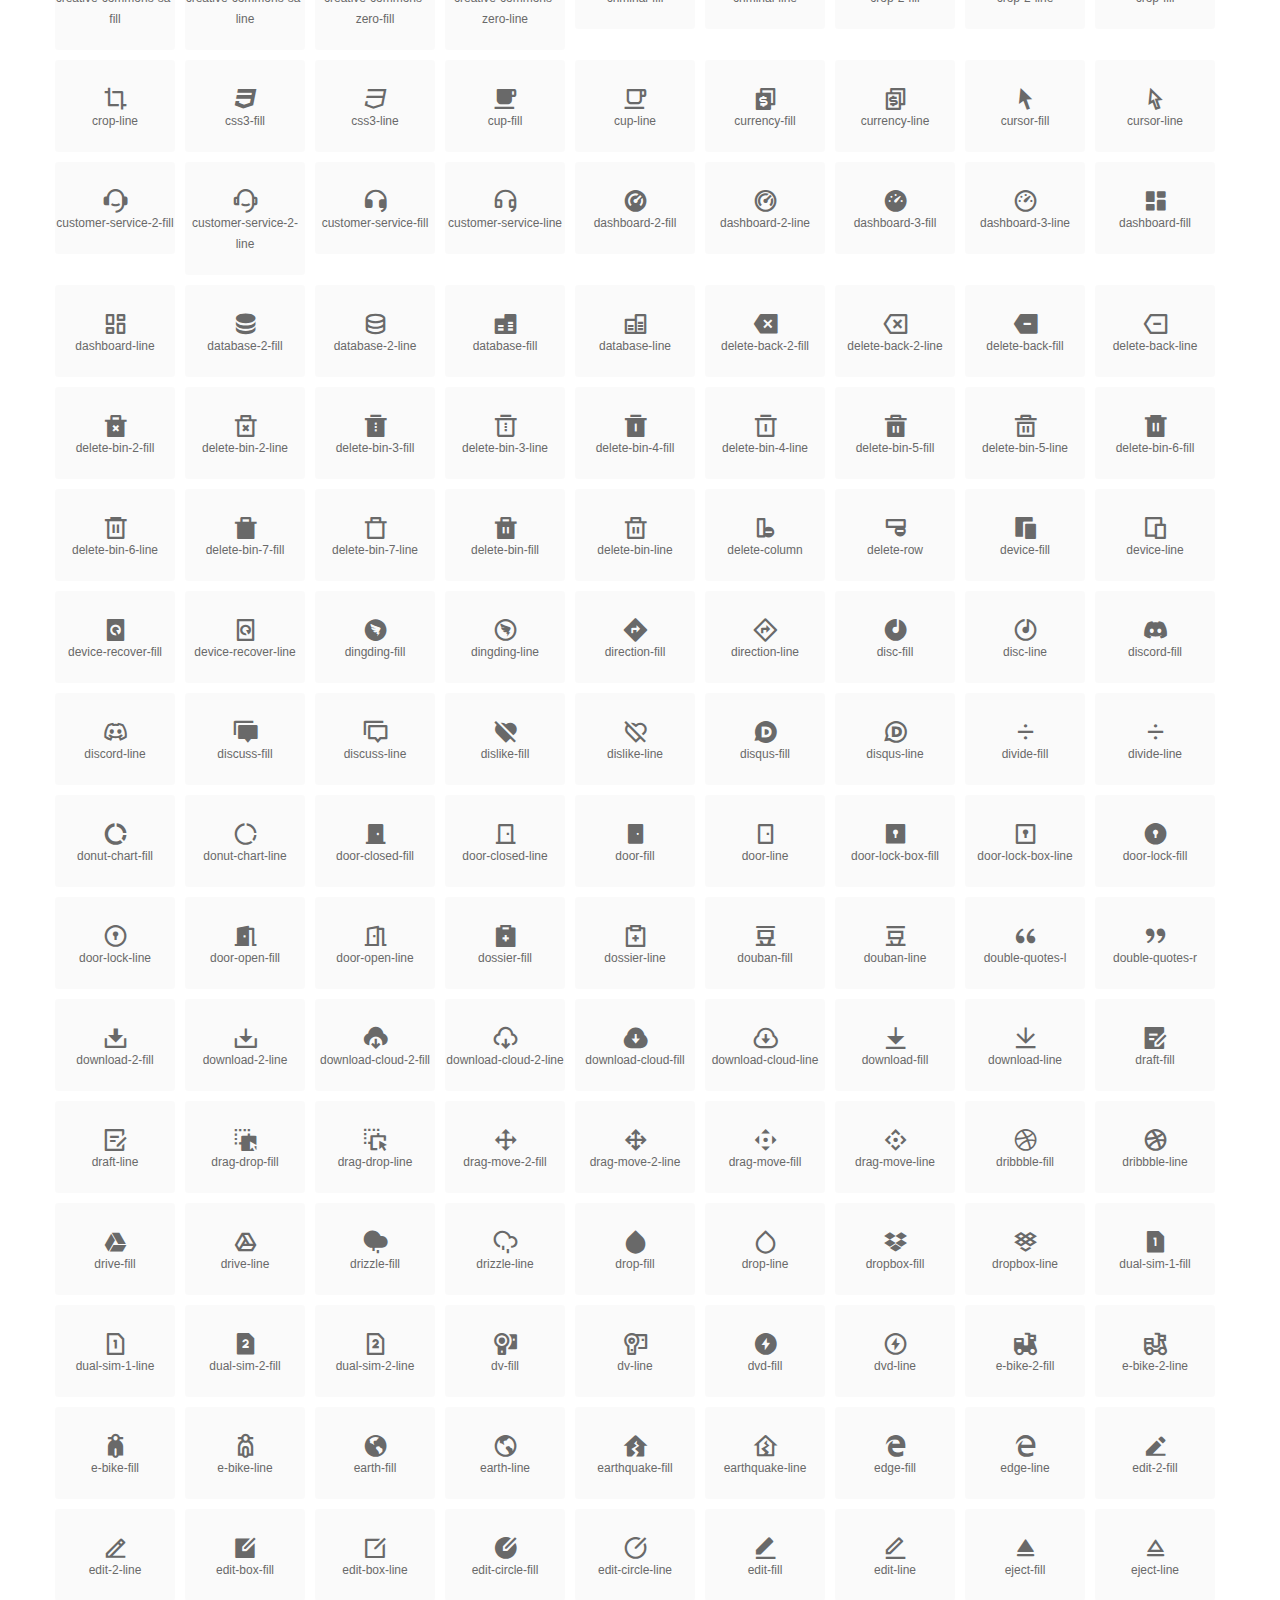
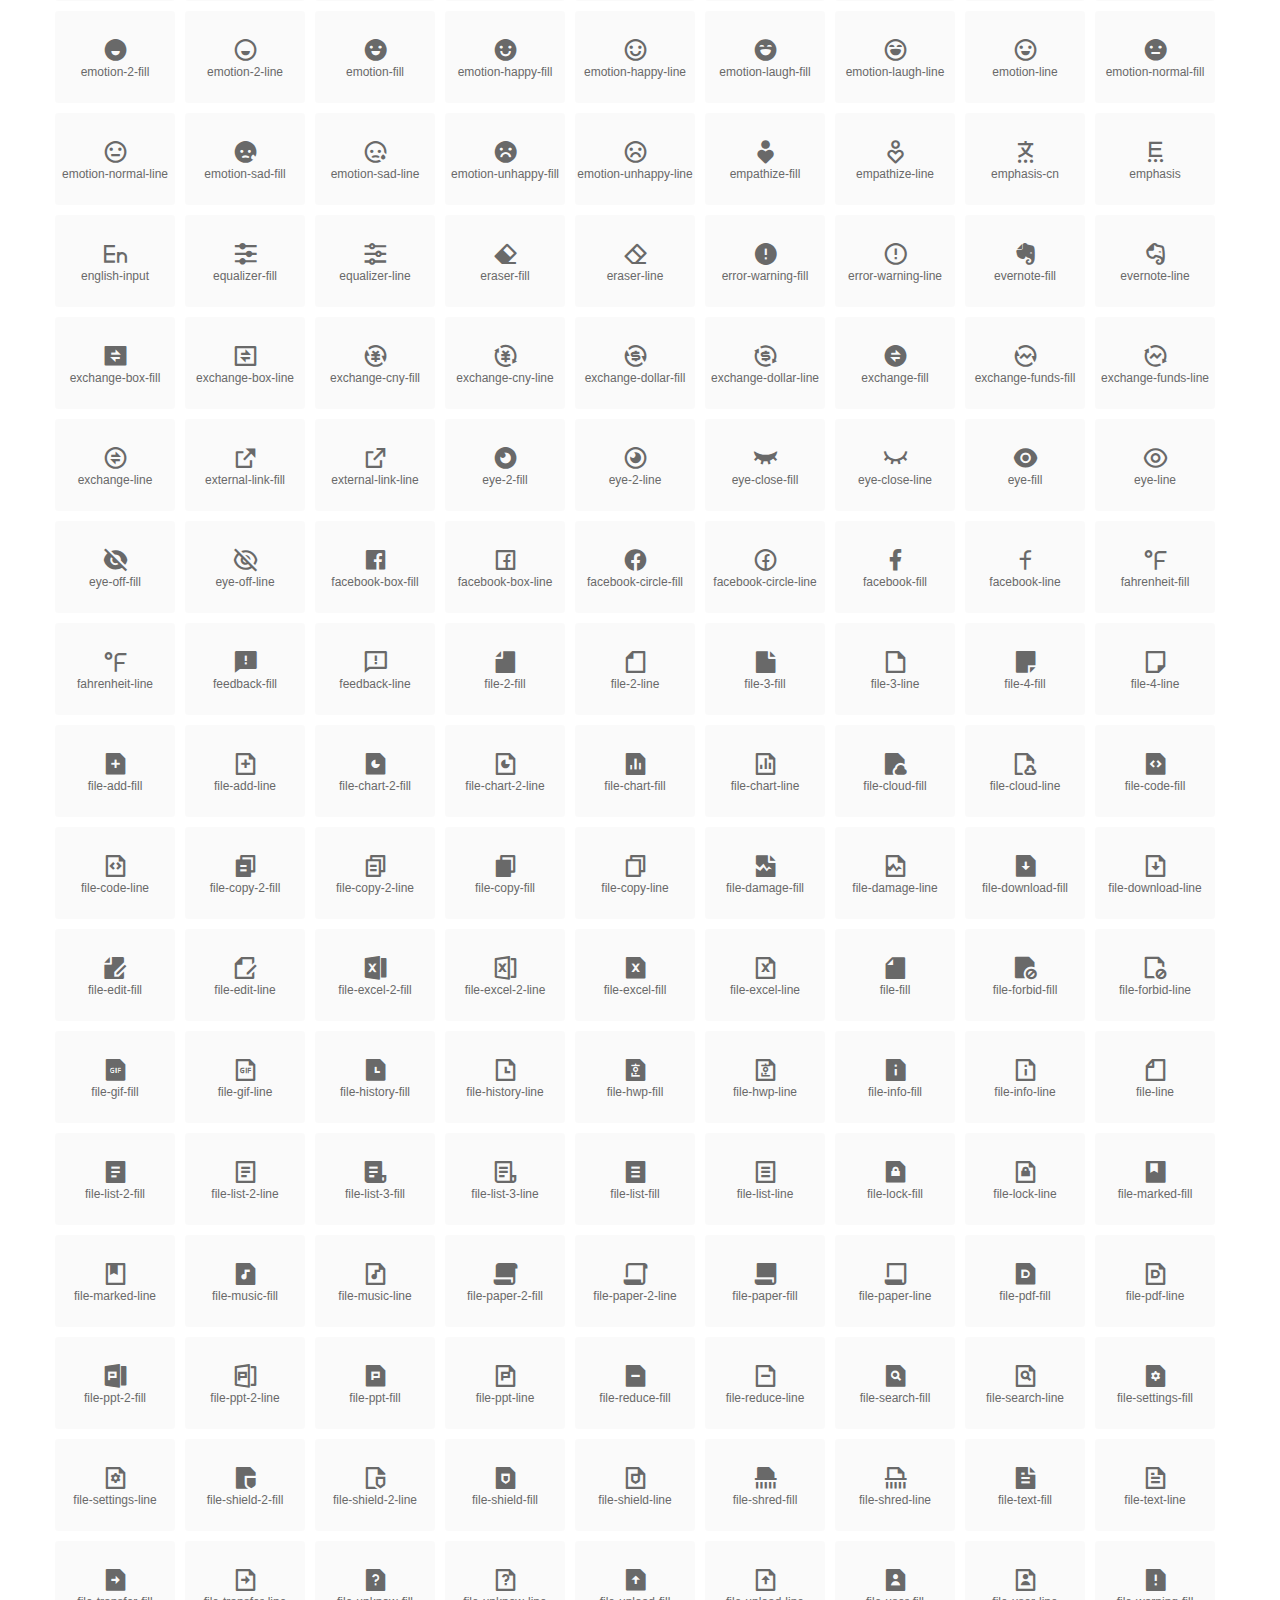
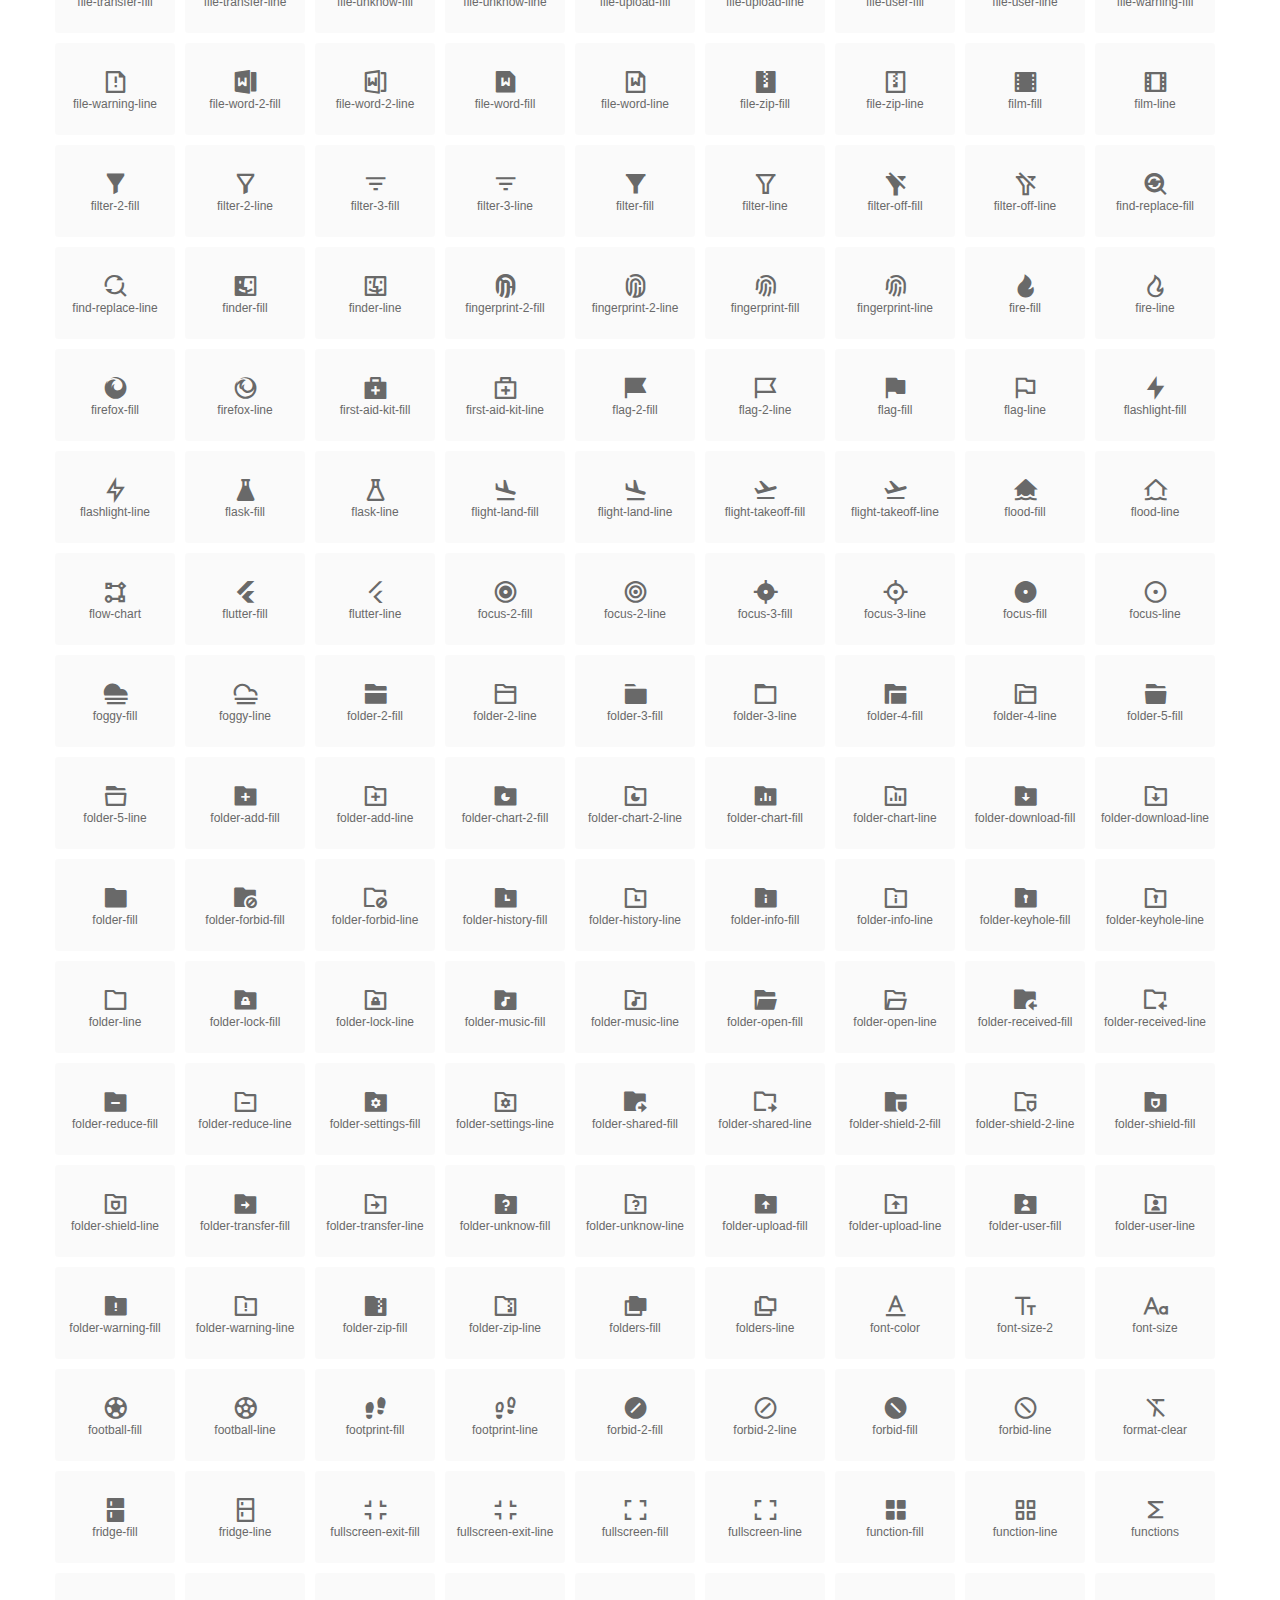
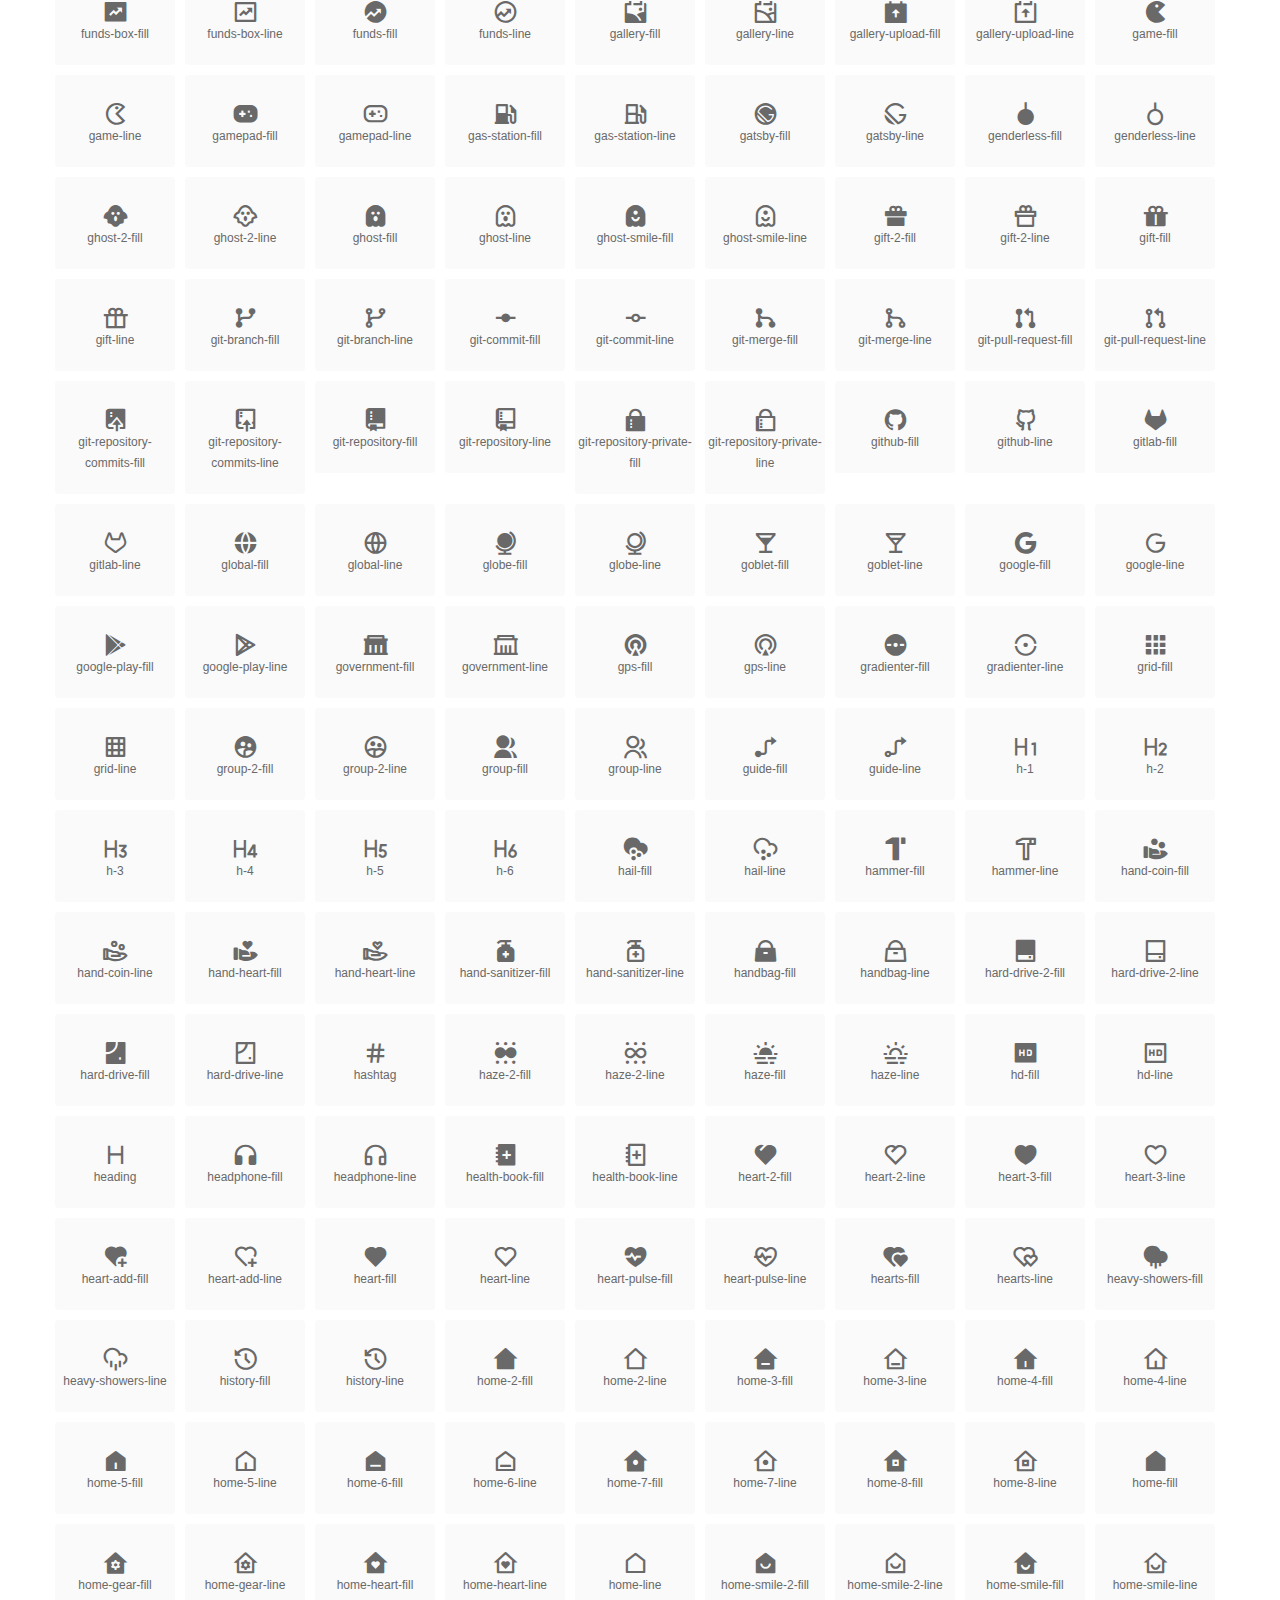
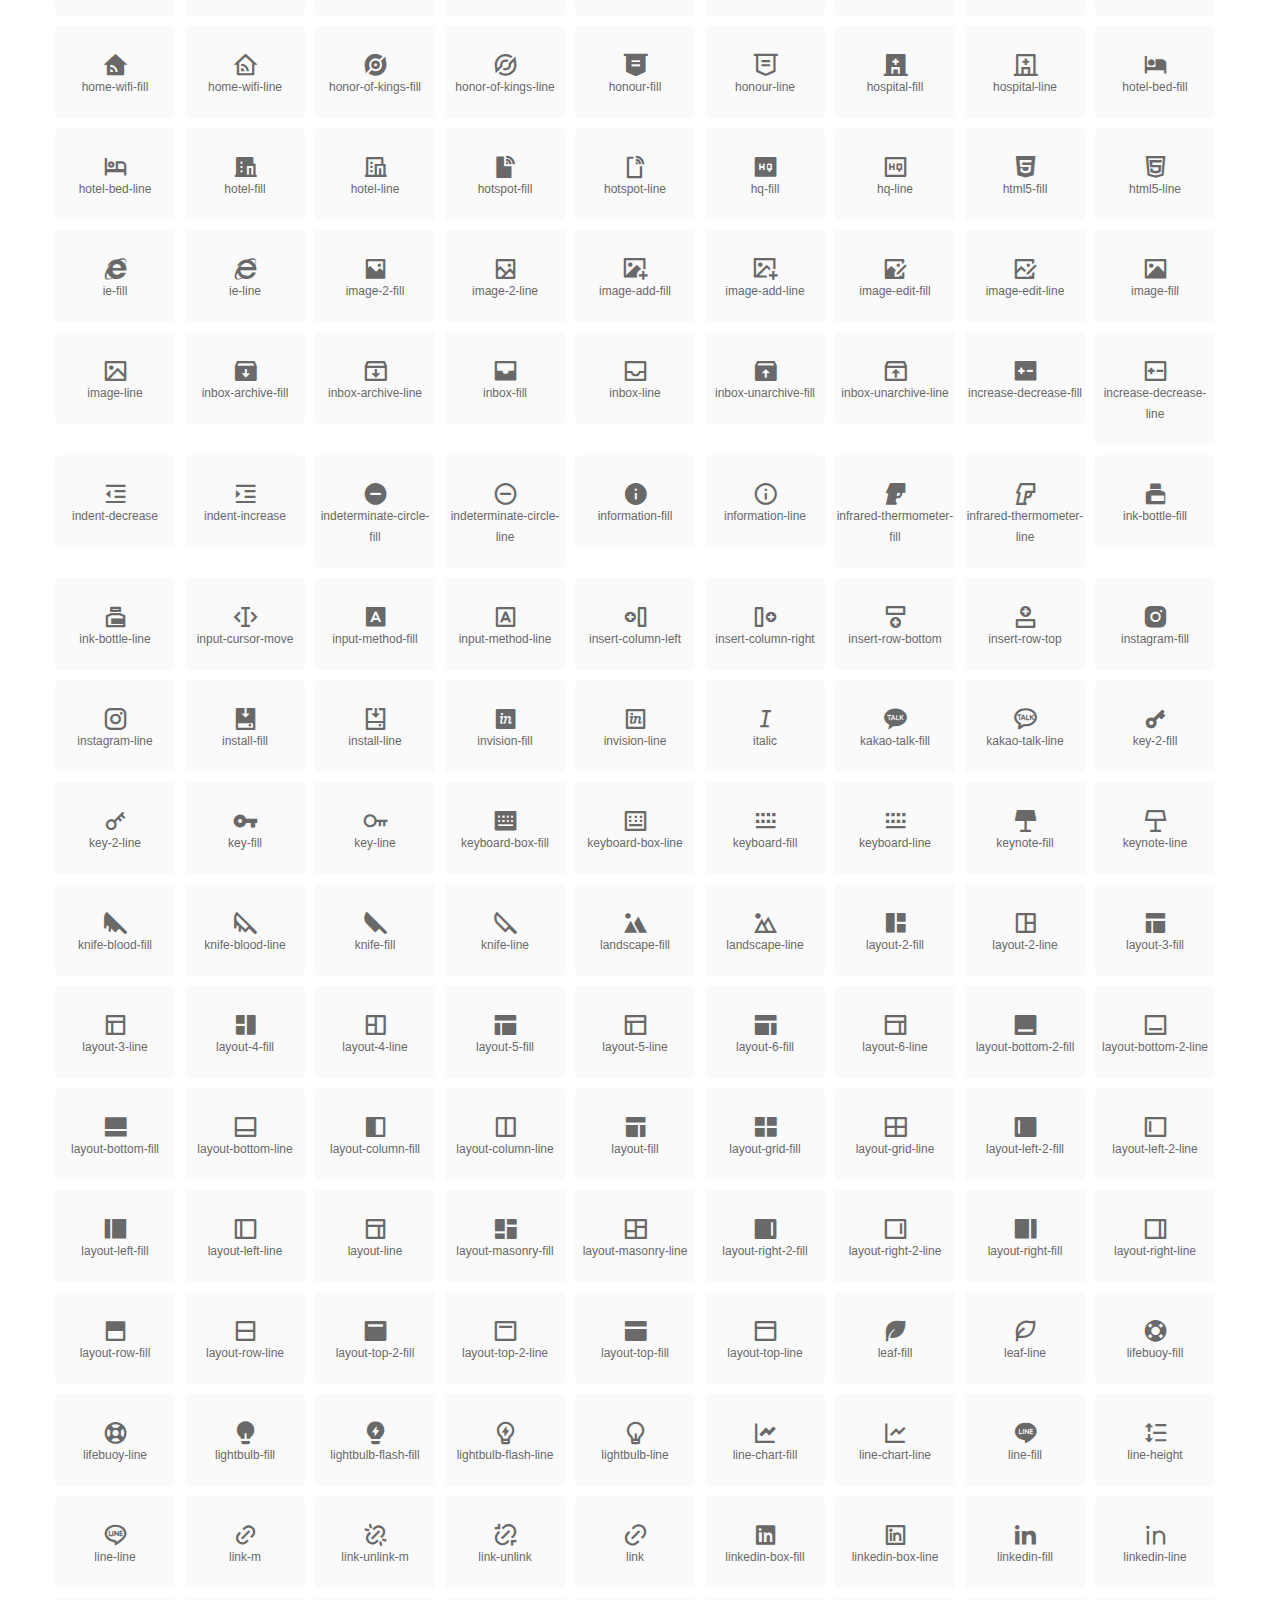
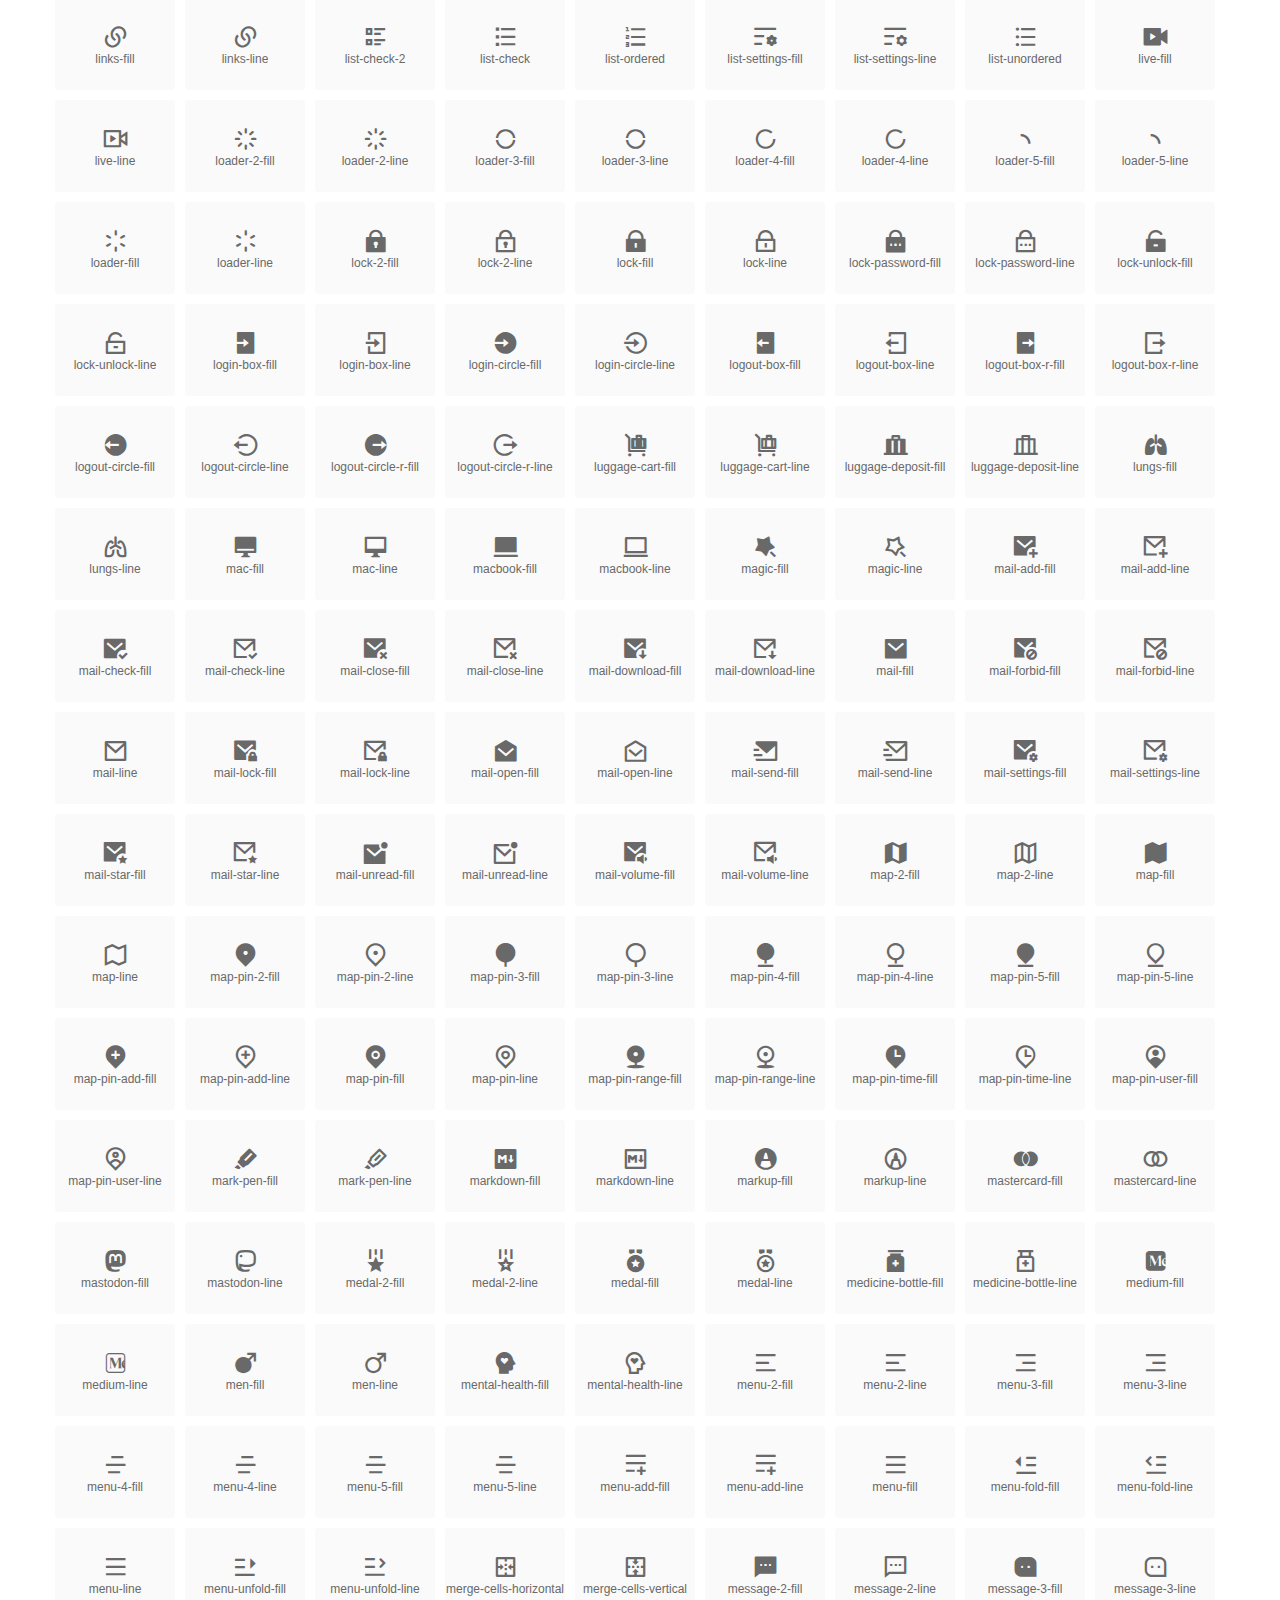
<file: remix-icon/index.html>
<!DOCTYPE html>
<html lang="en">
<head>
  <meta charset="UTF-8">
  <title>remixicon(4.6.0)</title>
  <meta name="viewport" content="width=device-width,minimum-scale=1.0,maximum-scale=1.0,user-scalable=no">
   
  <meta name="description" content="Remix Icon is a set of neutral system symbols carefully crafted for designers and developers, each icon is designed based on 24×24 grid">
   
  <meta name="keywords" content="remixicon,TTF,EOT,WOFF,WOFF2,SVG">
  
  
  
  <link rel="stylesheet" href="remixicon.css" />
  
  <style>
    *{margin: 0;padding: 0;list-style: none;}
    body { color: #696969; font: 12px/1.5 tahoma, arial, \5b8b\4f53, sans-serif; }
    a { color: #333; text-decoration: underline; }
    a:hover { color: rgb(9, 73, 209); }
    .header { color: #333; text-align: center; padding: 80px 0 60px 0; min-height: 153px; font-size: 14px; }
    .header .logo svg { height: 120px; width: 120px; }
    .header h1 { font-size: 42px; padding: 26px 0 10px 0; }
    .header sup {font-size: 14px; margin: 8px 0 0 8px; position: absolute; color: #7b7b7b; }
    .info {
      color: #999;
      font-weight: normal;
      max-width: 346px;
      margin: 0 auto;
      padding: 20px 0;
      font-size: 14px;
    }

    .icons { max-width: 1190px; margin: 0 auto; }
    .icons ul { text-align: center; }
    .icons ul li {
      vertical-align: top;
      width: 120px;
      display: inline-block;
      text-align: center;
      background-color: rgba(0,0,0,.02);
      border-radius: 3px;
      padding: 29px 0 10px 0;
      margin-right: 10px;
      margin-top: 10px;
      transition: all 0.6s ease;
    }
    .icons ul li:hover { background-color: rgba(0,0,0,.06); }
    .icons ul li:hover span { color: #3c75e4; opacity: 1; }
    .icons ul li .unicode { color: #8c8c8c; opacity: 0.3; }
    .icons ul li h4 {
      font-weight: normal;
      padding: 10px 0 5px 0;
      display: block;
      color: #8c8c8c;
      font-size: 14px;
      line-height: 12px;
      opacity: 0.8;
    }
    .icons ul li:hover h4 { opacity: 1; }
    .icons ul li svg { width: 24px; height: 24px; }
    .icons ul li:hover { color: #3c75e4; }
    .footer { text-align: center; padding: 10px 0 90px 0; }
    .footer a { text-align: center; padding: 10px 0 90px 0; color: #696969;}
    .footer a:hover { color: #0949d1; }
    .links { text-align: center; padding: 50px 0 0 0; font-size: 14px; }
    
    .icons ul li.class-icon { font-size: 21px; line-height: 21px; padding-bottom: 20px; }
    .icons ul li.class-icon p{ font-size: 12px; }
    .icons ul li.class-icon [class^="ri-"]{ font-size: 26px; }
    
    
    
  </style>
  
</head>

<body>
  
  <div class="header">
    
    <div class="logo">
      <a href="./"><svg width="160" height="32" viewBox="0 0 160 32" fill="none" xmlns="http://www.w3.org/2000/svg">
<path d="M121.5 9.80005C123.33 9.80005 124.984 10.5797 126.165 11.8344L124.75 13.2496C123.929 12.3549 122.773 11.8 121.5 11.8C119.029 11.8 117 13.891 117 16.5C117 19.1091 119.029 21.2 121.5 21.2C122.773 21.2 123.929 20.6452 124.75 19.7505L126.165 21.1657C124.984 22.4204 123.33 23.2 121.5 23.2C117.91 23.2 115 20.2004 115 16.5C115 12.7997 117.91 9.80005 121.5 9.80005Z" fill="#1A2947"/>
<path d="M113 10V23H111V10H113Z" fill="#1A2947"/>
<path d="M154 23V9.99988H152L152 19.6019L144.997 9.99988L143 10.0039V23H145L145 13.3969L152 23H154Z" fill="#1A2947"/>
<path d="M68 10V12H60V15.5H67V17.5H60V21H68V23H58V10H68Z" fill="#1A2947"/>
<path d="M82 10L77.4999 17.201L73 10H71V23H73V13.775L77.4999 20.975L82 13.773V23H84V10H82Z" fill="#1A2947"/>
<path d="M89 10V23H87V10H89Z" fill="#1A2947"/>
<path d="M96.9999 14.7565L93.6689 9.99951H91.2279L95.7789 16.4995L91.2289 22.9995H93.6689L96.9999 18.2435L100.33 22.9995H102.772L98.2209 16.4995L102.773 9.99951H100.33L96.9999 14.7565Z" fill="#1A2947"/>
<path fill-rule="evenodd" clip-rule="evenodd" d="M141 16.5C141 12.7997 138.09 9.80005 134.5 9.80005C130.91 9.80005 128 12.7997 128 16.5C128 20.2004 130.91 23.2 134.5 23.2C138.09 23.2 141 20.2004 141 16.5ZM130 16.5C130 13.891 132.029 11.8 134.5 11.8C136.971 11.8 139 13.891 139 16.5C139 19.1091 136.971 21.2 134.5 21.2C132.029 21.2 130 19.1091 130 16.5Z" fill="#1A2947"/>
<path fill-rule="evenodd" clip-rule="evenodd" d="M51 10C53.2091 10 55 11.7909 55 14C55 15.7175 53.9176 17.1821 52.3977 17.749L55.1901 22.999H52.9251L50.267 18H46V23H44V10H51ZM46 11.999V15.999L51 16C52.1046 16 53 15.1046 53 14C53 12.8955 52.1 12 51 12L46 11.999Z" fill="#1A2947"/>
<path fill-rule="evenodd" clip-rule="evenodd" d="M19.2887 3.00389C19.1928 3.0013 19.0965 3 19 3H3V24H19C24.799 24 29.5 19.299 29.5 13.5C29.5 12.7108 29.4129 11.942 29.2479 11.2025C28.2772 11.7119 27.1722 12 26 12C22.134 12 19 8.86599 19 5C19 4.30645 19.1009 3.63646 19.2887 3.00389Z" fill="url(#paint0_linear_960_1054)"/>
<g filter="url(#filter0_b_960_1054)">
<path fill-rule="evenodd" clip-rule="evenodd" d="M3 3L29 29H3V3Z" fill="url(#paint1_linear_960_1054)"/>
</g>
<circle cx="26" cy="5" r="4" fill="url(#paint2_linear_960_1054)"/>
<defs>
<filter id="filter0_b_960_1054" x="-2.43656" y="-2.43656" width="36.8731" height="36.8731" filterUnits="userSpaceOnUse" color-interpolation-filters="sRGB">
<feFlood flood-opacity="0" result="BackgroundImageFix"/>
<feGaussianBlur in="BackgroundImage" stdDeviation="2.71828"/>
<feComposite in2="SourceAlpha" operator="in" result="effect1_backgroundBlur_960_1054"/>
<feBlend mode="normal" in="SourceGraphic" in2="effect1_backgroundBlur_960_1054" result="shape"/>
</filter>
<linearGradient id="paint0_linear_960_1054" x1="3" y1="3" x2="3" y2="24" gradientUnits="userSpaceOnUse">
<stop stop-color="#05A0FA"/>
<stop offset="1" stop-color="#4785FF"/>
</linearGradient>
<linearGradient id="paint1_linear_960_1054" x1="3" y1="3" x2="3" y2="29" gradientUnits="userSpaceOnUse">
<stop stop-color="#1A8CFF"/>
<stop offset="1" stop-color="#0557FA"/>
</linearGradient>
<linearGradient id="paint2_linear_960_1054" x1="22" y1="1" x2="22" y2="9" gradientUnits="userSpaceOnUse">
<stop stop-color="#FF463A"/>
<stop offset="1" stop-color="#FF1F5A"/>
</linearGradient>
</defs>
</svg>
</a>
    </div>
    
    <h1>remixicon(4.6.0)<sup>1.0.0</sup></h1>
    <div class="info">
      Remix Icon is a set of neutral system symbols carefully crafted for designers and developers, each icon is designed based on 24×24 grid
    </div>
    <p>
      
      <a href="https://github.com/Remix-Design/remixicon.git">GitHub</a> · 
      
      <a href="index.html">Font Class</a> · 
      
      <a href="unicode.html">Unicode</a>
      
    </p>
  </div>
  <div class="icons">
    <ul>
      <li class="class-icon"><i class="ri-24-hours-fill"></i><p class="name">24-hours-fill</p></li><li class="class-icon"><i class="ri-24-hours-line"></i><p class="name">24-hours-line</p></li><li class="class-icon"><i class="ri-4k-fill"></i><p class="name">4k-fill</p></li><li class="class-icon"><i class="ri-4k-line"></i><p class="name">4k-line</p></li><li class="class-icon"><i class="ri-a-b"></i><p class="name">a-b</p></li><li class="class-icon"><i class="ri-account-box-fill"></i><p class="name">account-box-fill</p></li><li class="class-icon"><i class="ri-account-box-line"></i><p class="name">account-box-line</p></li><li class="class-icon"><i class="ri-account-circle-fill"></i><p class="name">account-circle-fill</p></li><li class="class-icon"><i class="ri-account-circle-line"></i><p class="name">account-circle-line</p></li><li class="class-icon"><i class="ri-account-pin-box-fill"></i><p class="name">account-pin-box-fill</p></li><li class="class-icon"><i class="ri-account-pin-box-line"></i><p class="name">account-pin-box-line</p></li><li class="class-icon"><i class="ri-account-pin-circle-fill"></i><p class="name">account-pin-circle-fill</p></li><li class="class-icon"><i class="ri-account-pin-circle-line"></i><p class="name">account-pin-circle-line</p></li><li class="class-icon"><i class="ri-add-box-fill"></i><p class="name">add-box-fill</p></li><li class="class-icon"><i class="ri-add-box-line"></i><p class="name">add-box-line</p></li><li class="class-icon"><i class="ri-add-circle-fill"></i><p class="name">add-circle-fill</p></li><li class="class-icon"><i class="ri-add-circle-line"></i><p class="name">add-circle-line</p></li><li class="class-icon"><i class="ri-add-fill"></i><p class="name">add-fill</p></li><li class="class-icon"><i class="ri-add-line"></i><p class="name">add-line</p></li><li class="class-icon"><i class="ri-admin-fill"></i><p class="name">admin-fill</p></li><li class="class-icon"><i class="ri-admin-line"></i><p class="name">admin-line</p></li><li class="class-icon"><i class="ri-advertisement-fill"></i><p class="name">advertisement-fill</p></li><li class="class-icon"><i class="ri-advertisement-line"></i><p class="name">advertisement-line</p></li><li class="class-icon"><i class="ri-airplay-fill"></i><p class="name">airplay-fill</p></li><li class="class-icon"><i class="ri-airplay-line"></i><p class="name">airplay-line</p></li><li class="class-icon"><i class="ri-alarm-fill"></i><p class="name">alarm-fill</p></li><li class="class-icon"><i class="ri-alarm-line"></i><p class="name">alarm-line</p></li><li class="class-icon"><i class="ri-alarm-warning-fill"></i><p class="name">alarm-warning-fill</p></li><li class="class-icon"><i class="ri-alarm-warning-line"></i><p class="name">alarm-warning-line</p></li><li class="class-icon"><i class="ri-album-fill"></i><p class="name">album-fill</p></li><li class="class-icon"><i class="ri-album-line"></i><p class="name">album-line</p></li><li class="class-icon"><i class="ri-alert-fill"></i><p class="name">alert-fill</p></li><li class="class-icon"><i class="ri-alert-line"></i><p class="name">alert-line</p></li><li class="class-icon"><i class="ri-aliens-fill"></i><p class="name">aliens-fill</p></li><li class="class-icon"><i class="ri-aliens-line"></i><p class="name">aliens-line</p></li><li class="class-icon"><i class="ri-align-bottom"></i><p class="name">align-bottom</p></li><li class="class-icon"><i class="ri-align-center"></i><p class="name">align-center</p></li><li class="class-icon"><i class="ri-align-justify"></i><p class="name">align-justify</p></li><li class="class-icon"><i class="ri-align-left"></i><p class="name">align-left</p></li><li class="class-icon"><i class="ri-align-right"></i><p class="name">align-right</p></li><li class="class-icon"><i class="ri-align-top"></i><p class="name">align-top</p></li><li class="class-icon"><i class="ri-align-vertically"></i><p class="name">align-vertically</p></li><li class="class-icon"><i class="ri-alipay-fill"></i><p class="name">alipay-fill</p></li><li class="class-icon"><i class="ri-alipay-line"></i><p class="name">alipay-line</p></li><li class="class-icon"><i class="ri-amazon-fill"></i><p class="name">amazon-fill</p></li><li class="class-icon"><i class="ri-amazon-line"></i><p class="name">amazon-line</p></li><li class="class-icon"><i class="ri-anchor-fill"></i><p class="name">anchor-fill</p></li><li class="class-icon"><i class="ri-anchor-line"></i><p class="name">anchor-line</p></li><li class="class-icon"><i class="ri-ancient-gate-fill"></i><p class="name">ancient-gate-fill</p></li><li class="class-icon"><i class="ri-ancient-gate-line"></i><p class="name">ancient-gate-line</p></li><li class="class-icon"><i class="ri-ancient-pavilion-fill"></i><p class="name">ancient-pavilion-fill</p></li><li class="class-icon"><i class="ri-ancient-pavilion-line"></i><p class="name">ancient-pavilion-line</p></li><li class="class-icon"><i class="ri-android-fill"></i><p class="name">android-fill</p></li><li class="class-icon"><i class="ri-android-line"></i><p class="name">android-line</p></li><li class="class-icon"><i class="ri-angularjs-fill"></i><p class="name">angularjs-fill</p></li><li class="class-icon"><i class="ri-angularjs-line"></i><p class="name">angularjs-line</p></li><li class="class-icon"><i class="ri-anticlockwise-2-fill"></i><p class="name">anticlockwise-2-fill</p></li><li class="class-icon"><i class="ri-anticlockwise-2-line"></i><p class="name">anticlockwise-2-line</p></li><li class="class-icon"><i class="ri-anticlockwise-fill"></i><p class="name">anticlockwise-fill</p></li><li class="class-icon"><i class="ri-anticlockwise-line"></i><p class="name">anticlockwise-line</p></li><li class="class-icon"><i class="ri-app-store-fill"></i><p class="name">app-store-fill</p></li><li class="class-icon"><i class="ri-app-store-line"></i><p class="name">app-store-line</p></li><li class="class-icon"><i class="ri-apple-fill"></i><p class="name">apple-fill</p></li><li class="class-icon"><i class="ri-apple-line"></i><p class="name">apple-line</p></li><li class="class-icon"><i class="ri-apps-2-fill"></i><p class="name">apps-2-fill</p></li><li class="class-icon"><i class="ri-apps-2-line"></i><p class="name">apps-2-line</p></li><li class="class-icon"><i class="ri-apps-fill"></i><p class="name">apps-fill</p></li><li class="class-icon"><i class="ri-apps-line"></i><p class="name">apps-line</p></li><li class="class-icon"><i class="ri-archive-drawer-fill"></i><p class="name">archive-drawer-fill</p></li><li class="class-icon"><i class="ri-archive-drawer-line"></i><p class="name">archive-drawer-line</p></li><li class="class-icon"><i class="ri-archive-fill"></i><p class="name">archive-fill</p></li><li class="class-icon"><i class="ri-archive-line"></i><p class="name">archive-line</p></li><li class="class-icon"><i class="ri-arrow-down-circle-fill"></i><p class="name">arrow-down-circle-fill</p></li><li class="class-icon"><i class="ri-arrow-down-circle-line"></i><p class="name">arrow-down-circle-line</p></li><li class="class-icon"><i class="ri-arrow-down-fill"></i><p class="name">arrow-down-fill</p></li><li class="class-icon"><i class="ri-arrow-down-line"></i><p class="name">arrow-down-line</p></li><li class="class-icon"><i class="ri-arrow-down-s-fill"></i><p class="name">arrow-down-s-fill</p></li><li class="class-icon"><i class="ri-arrow-down-s-line"></i><p class="name">arrow-down-s-line</p></li><li class="class-icon"><i class="ri-arrow-drop-down-fill"></i><p class="name">arrow-drop-down-fill</p></li><li class="class-icon"><i class="ri-arrow-drop-down-line"></i><p class="name">arrow-drop-down-line</p></li><li class="class-icon"><i class="ri-arrow-drop-left-fill"></i><p class="name">arrow-drop-left-fill</p></li><li class="class-icon"><i class="ri-arrow-drop-left-line"></i><p class="name">arrow-drop-left-line</p></li><li class="class-icon"><i class="ri-arrow-drop-right-fill"></i><p class="name">arrow-drop-right-fill</p></li><li class="class-icon"><i class="ri-arrow-drop-right-line"></i><p class="name">arrow-drop-right-line</p></li><li class="class-icon"><i class="ri-arrow-drop-up-fill"></i><p class="name">arrow-drop-up-fill</p></li><li class="class-icon"><i class="ri-arrow-drop-up-line"></i><p class="name">arrow-drop-up-line</p></li><li class="class-icon"><i class="ri-arrow-go-back-fill"></i><p class="name">arrow-go-back-fill</p></li><li class="class-icon"><i class="ri-arrow-go-back-line"></i><p class="name">arrow-go-back-line</p></li><li class="class-icon"><i class="ri-arrow-go-forward-fill"></i><p class="name">arrow-go-forward-fill</p></li><li class="class-icon"><i class="ri-arrow-go-forward-line"></i><p class="name">arrow-go-forward-line</p></li><li class="class-icon"><i class="ri-arrow-left-circle-fill"></i><p class="name">arrow-left-circle-fill</p></li><li class="class-icon"><i class="ri-arrow-left-circle-line"></i><p class="name">arrow-left-circle-line</p></li><li class="class-icon"><i class="ri-arrow-left-down-fill"></i><p class="name">arrow-left-down-fill</p></li><li class="class-icon"><i class="ri-arrow-left-down-line"></i><p class="name">arrow-left-down-line</p></li><li class="class-icon"><i class="ri-arrow-left-fill"></i><p class="name">arrow-left-fill</p></li><li class="class-icon"><i class="ri-arrow-left-line"></i><p class="name">arrow-left-line</p></li><li class="class-icon"><i class="ri-arrow-left-right-fill"></i><p class="name">arrow-left-right-fill</p></li><li class="class-icon"><i class="ri-arrow-left-right-line"></i><p class="name">arrow-left-right-line</p></li><li class="class-icon"><i class="ri-arrow-left-s-fill"></i><p class="name">arrow-left-s-fill</p></li><li class="class-icon"><i class="ri-arrow-left-s-line"></i><p class="name">arrow-left-s-line</p></li><li class="class-icon"><i class="ri-arrow-left-up-fill"></i><p class="name">arrow-left-up-fill</p></li><li class="class-icon"><i class="ri-arrow-left-up-line"></i><p class="name">arrow-left-up-line</p></li><li class="class-icon"><i class="ri-arrow-right-circle-fill"></i><p class="name">arrow-right-circle-fill</p></li><li class="class-icon"><i class="ri-arrow-right-circle-line"></i><p class="name">arrow-right-circle-line</p></li><li class="class-icon"><i class="ri-arrow-right-down-fill"></i><p class="name">arrow-right-down-fill</p></li><li class="class-icon"><i class="ri-arrow-right-down-line"></i><p class="name">arrow-right-down-line</p></li><li class="class-icon"><i class="ri-arrow-right-fill"></i><p class="name">arrow-right-fill</p></li><li class="class-icon"><i class="ri-arrow-right-line"></i><p class="name">arrow-right-line</p></li><li class="class-icon"><i class="ri-arrow-right-s-fill"></i><p class="name">arrow-right-s-fill</p></li><li class="class-icon"><i class="ri-arrow-right-s-line"></i><p class="name">arrow-right-s-line</p></li><li class="class-icon"><i class="ri-arrow-right-up-fill"></i><p class="name">arrow-right-up-fill</p></li><li class="class-icon"><i class="ri-arrow-right-up-line"></i><p class="name">arrow-right-up-line</p></li><li class="class-icon"><i class="ri-arrow-up-circle-fill"></i><p class="name">arrow-up-circle-fill</p></li><li class="class-icon"><i class="ri-arrow-up-circle-line"></i><p class="name">arrow-up-circle-line</p></li><li class="class-icon"><i class="ri-arrow-up-down-fill"></i><p class="name">arrow-up-down-fill</p></li><li class="class-icon"><i class="ri-arrow-up-down-line"></i><p class="name">arrow-up-down-line</p></li><li class="class-icon"><i class="ri-arrow-up-fill"></i><p class="name">arrow-up-fill</p></li><li class="class-icon"><i class="ri-arrow-up-line"></i><p class="name">arrow-up-line</p></li><li class="class-icon"><i class="ri-arrow-up-s-fill"></i><p class="name">arrow-up-s-fill</p></li><li class="class-icon"><i class="ri-arrow-up-s-line"></i><p class="name">arrow-up-s-line</p></li><li class="class-icon"><i class="ri-artboard-2-fill"></i><p class="name">artboard-2-fill</p></li><li class="class-icon"><i class="ri-artboard-2-line"></i><p class="name">artboard-2-line</p></li><li class="class-icon"><i class="ri-artboard-fill"></i><p class="name">artboard-fill</p></li><li class="class-icon"><i class="ri-artboard-line"></i><p class="name">artboard-line</p></li><li class="class-icon"><i class="ri-article-fill"></i><p class="name">article-fill</p></li><li class="class-icon"><i class="ri-article-line"></i><p class="name">article-line</p></li><li class="class-icon"><i class="ri-aspect-ratio-fill"></i><p class="name">aspect-ratio-fill</p></li><li class="class-icon"><i class="ri-aspect-ratio-line"></i><p class="name">aspect-ratio-line</p></li><li class="class-icon"><i class="ri-asterisk"></i><p class="name">asterisk</p></li><li class="class-icon"><i class="ri-at-fill"></i><p class="name">at-fill</p></li><li class="class-icon"><i class="ri-at-line"></i><p class="name">at-line</p></li><li class="class-icon"><i class="ri-attachment-2"></i><p class="name">attachment-2</p></li><li class="class-icon"><i class="ri-attachment-fill"></i><p class="name">attachment-fill</p></li><li class="class-icon"><i class="ri-attachment-line"></i><p class="name">attachment-line</p></li><li class="class-icon"><i class="ri-auction-fill"></i><p class="name">auction-fill</p></li><li class="class-icon"><i class="ri-auction-line"></i><p class="name">auction-line</p></li><li class="class-icon"><i class="ri-award-fill"></i><p class="name">award-fill</p></li><li class="class-icon"><i class="ri-award-line"></i><p class="name">award-line</p></li><li class="class-icon"><i class="ri-baidu-fill"></i><p class="name">baidu-fill</p></li><li class="class-icon"><i class="ri-baidu-line"></i><p class="name">baidu-line</p></li><li class="class-icon"><i class="ri-ball-pen-fill"></i><p class="name">ball-pen-fill</p></li><li class="class-icon"><i class="ri-ball-pen-line"></i><p class="name">ball-pen-line</p></li><li class="class-icon"><i class="ri-bank-card-2-fill"></i><p class="name">bank-card-2-fill</p></li><li class="class-icon"><i class="ri-bank-card-2-line"></i><p class="name">bank-card-2-line</p></li><li class="class-icon"><i class="ri-bank-card-fill"></i><p class="name">bank-card-fill</p></li><li class="class-icon"><i class="ri-bank-card-line"></i><p class="name">bank-card-line</p></li><li class="class-icon"><i class="ri-bank-fill"></i><p class="name">bank-fill</p></li><li class="class-icon"><i class="ri-bank-line"></i><p class="name">bank-line</p></li><li class="class-icon"><i class="ri-bar-chart-2-fill"></i><p class="name">bar-chart-2-fill</p></li><li class="class-icon"><i class="ri-bar-chart-2-line"></i><p class="name">bar-chart-2-line</p></li><li class="class-icon"><i class="ri-bar-chart-box-fill"></i><p class="name">bar-chart-box-fill</p></li><li class="class-icon"><i class="ri-bar-chart-box-line"></i><p class="name">bar-chart-box-line</p></li><li class="class-icon"><i class="ri-bar-chart-fill"></i><p class="name">bar-chart-fill</p></li><li class="class-icon"><i class="ri-bar-chart-grouped-fill"></i><p class="name">bar-chart-grouped-fill</p></li><li class="class-icon"><i class="ri-bar-chart-grouped-line"></i><p class="name">bar-chart-grouped-line</p></li><li class="class-icon"><i class="ri-bar-chart-horizontal-fill"></i><p class="name">bar-chart-horizontal-fill</p></li><li class="class-icon"><i class="ri-bar-chart-horizontal-line"></i><p class="name">bar-chart-horizontal-line</p></li><li class="class-icon"><i class="ri-bar-chart-line"></i><p class="name">bar-chart-line</p></li><li class="class-icon"><i class="ri-barcode-box-fill"></i><p class="name">barcode-box-fill</p></li><li class="class-icon"><i class="ri-barcode-box-line"></i><p class="name">barcode-box-line</p></li><li class="class-icon"><i class="ri-barcode-fill"></i><p class="name">barcode-fill</p></li><li class="class-icon"><i class="ri-barcode-line"></i><p class="name">barcode-line</p></li><li class="class-icon"><i class="ri-barricade-fill"></i><p class="name">barricade-fill</p></li><li class="class-icon"><i class="ri-barricade-line"></i><p class="name">barricade-line</p></li><li class="class-icon"><i class="ri-base-station-fill"></i><p class="name">base-station-fill</p></li><li class="class-icon"><i class="ri-base-station-line"></i><p class="name">base-station-line</p></li><li class="class-icon"><i class="ri-basketball-fill"></i><p class="name">basketball-fill</p></li><li class="class-icon"><i class="ri-basketball-line"></i><p class="name">basketball-line</p></li><li class="class-icon"><i class="ri-battery-2-charge-fill"></i><p class="name">battery-2-charge-fill</p></li><li class="class-icon"><i class="ri-battery-2-charge-line"></i><p class="name">battery-2-charge-line</p></li><li class="class-icon"><i class="ri-battery-2-fill"></i><p class="name">battery-2-fill</p></li><li class="class-icon"><i class="ri-battery-2-line"></i><p class="name">battery-2-line</p></li><li class="class-icon"><i class="ri-battery-charge-fill"></i><p class="name">battery-charge-fill</p></li><li class="class-icon"><i class="ri-battery-charge-line"></i><p class="name">battery-charge-line</p></li><li class="class-icon"><i class="ri-battery-fill"></i><p class="name">battery-fill</p></li><li class="class-icon"><i class="ri-battery-line"></i><p class="name">battery-line</p></li><li class="class-icon"><i class="ri-battery-low-fill"></i><p class="name">battery-low-fill</p></li><li class="class-icon"><i class="ri-battery-low-line"></i><p class="name">battery-low-line</p></li><li class="class-icon"><i class="ri-battery-saver-fill"></i><p class="name">battery-saver-fill</p></li><li class="class-icon"><i class="ri-battery-saver-line"></i><p class="name">battery-saver-line</p></li><li class="class-icon"><i class="ri-battery-share-fill"></i><p class="name">battery-share-fill</p></li><li class="class-icon"><i class="ri-battery-share-line"></i><p class="name">battery-share-line</p></li><li class="class-icon"><i class="ri-bear-smile-fill"></i><p class="name">bear-smile-fill</p></li><li class="class-icon"><i class="ri-bear-smile-line"></i><p class="name">bear-smile-line</p></li><li class="class-icon"><i class="ri-behance-fill"></i><p class="name">behance-fill</p></li><li class="class-icon"><i class="ri-behance-line"></i><p class="name">behance-line</p></li><li class="class-icon"><i class="ri-bell-fill"></i><p class="name">bell-fill</p></li><li class="class-icon"><i class="ri-bell-line"></i><p class="name">bell-line</p></li><li class="class-icon"><i class="ri-bike-fill"></i><p class="name">bike-fill</p></li><li class="class-icon"><i class="ri-bike-line"></i><p class="name">bike-line</p></li><li class="class-icon"><i class="ri-bilibili-fill"></i><p class="name">bilibili-fill</p></li><li class="class-icon"><i class="ri-bilibili-line"></i><p class="name">bilibili-line</p></li><li class="class-icon"><i class="ri-bill-fill"></i><p class="name">bill-fill</p></li><li class="class-icon"><i class="ri-bill-line"></i><p class="name">bill-line</p></li><li class="class-icon"><i class="ri-billiards-fill"></i><p class="name">billiards-fill</p></li><li class="class-icon"><i class="ri-billiards-line"></i><p class="name">billiards-line</p></li><li class="class-icon"><i class="ri-bit-coin-fill"></i><p class="name">bit-coin-fill</p></li><li class="class-icon"><i class="ri-bit-coin-line"></i><p class="name">bit-coin-line</p></li><li class="class-icon"><i class="ri-blaze-fill"></i><p class="name">blaze-fill</p></li><li class="class-icon"><i class="ri-blaze-line"></i><p class="name">blaze-line</p></li><li class="class-icon"><i class="ri-bluetooth-connect-fill"></i><p class="name">bluetooth-connect-fill</p></li><li class="class-icon"><i class="ri-bluetooth-connect-line"></i><p class="name">bluetooth-connect-line</p></li><li class="class-icon"><i class="ri-bluetooth-fill"></i><p class="name">bluetooth-fill</p></li><li class="class-icon"><i class="ri-bluetooth-line"></i><p class="name">bluetooth-line</p></li><li class="class-icon"><i class="ri-blur-off-fill"></i><p class="name">blur-off-fill</p></li><li class="class-icon"><i class="ri-blur-off-line"></i><p class="name">blur-off-line</p></li><li class="class-icon"><i class="ri-body-scan-fill"></i><p class="name">body-scan-fill</p></li><li class="class-icon"><i class="ri-body-scan-line"></i><p class="name">body-scan-line</p></li><li class="class-icon"><i class="ri-bold"></i><p class="name">bold</p></li><li class="class-icon"><i class="ri-book-2-fill"></i><p class="name">book-2-fill</p></li><li class="class-icon"><i class="ri-book-2-line"></i><p class="name">book-2-line</p></li><li class="class-icon"><i class="ri-book-3-fill"></i><p class="name">book-3-fill</p></li><li class="class-icon"><i class="ri-book-3-line"></i><p class="name">book-3-line</p></li><li class="class-icon"><i class="ri-book-fill"></i><p class="name">book-fill</p></li><li class="class-icon"><i class="ri-book-line"></i><p class="name">book-line</p></li><li class="class-icon"><i class="ri-book-marked-fill"></i><p class="name">book-marked-fill</p></li><li class="class-icon"><i class="ri-book-marked-line"></i><p class="name">book-marked-line</p></li><li class="class-icon"><i class="ri-book-open-fill"></i><p class="name">book-open-fill</p></li><li class="class-icon"><i class="ri-book-open-line"></i><p class="name">book-open-line</p></li><li class="class-icon"><i class="ri-book-read-fill"></i><p class="name">book-read-fill</p></li><li class="class-icon"><i class="ri-book-read-line"></i><p class="name">book-read-line</p></li><li class="class-icon"><i class="ri-booklet-fill"></i><p class="name">booklet-fill</p></li><li class="class-icon"><i class="ri-booklet-line"></i><p class="name">booklet-line</p></li><li class="class-icon"><i class="ri-bookmark-2-fill"></i><p class="name">bookmark-2-fill</p></li><li class="class-icon"><i class="ri-bookmark-2-line"></i><p class="name">bookmark-2-line</p></li><li class="class-icon"><i class="ri-bookmark-3-fill"></i><p class="name">bookmark-3-fill</p></li><li class="class-icon"><i class="ri-bookmark-3-line"></i><p class="name">bookmark-3-line</p></li><li class="class-icon"><i class="ri-bookmark-fill"></i><p class="name">bookmark-fill</p></li><li class="class-icon"><i class="ri-bookmark-line"></i><p class="name">bookmark-line</p></li><li class="class-icon"><i class="ri-boxing-fill"></i><p class="name">boxing-fill</p></li><li class="class-icon"><i class="ri-boxing-line"></i><p class="name">boxing-line</p></li><li class="class-icon"><i class="ri-braces-fill"></i><p class="name">braces-fill</p></li><li class="class-icon"><i class="ri-braces-line"></i><p class="name">braces-line</p></li><li class="class-icon"><i class="ri-brackets-fill"></i><p class="name">brackets-fill</p></li><li class="class-icon"><i class="ri-brackets-line"></i><p class="name">brackets-line</p></li><li class="class-icon"><i class="ri-briefcase-2-fill"></i><p class="name">briefcase-2-fill</p></li><li class="class-icon"><i class="ri-briefcase-2-line"></i><p class="name">briefcase-2-line</p></li><li class="class-icon"><i class="ri-briefcase-3-fill"></i><p class="name">briefcase-3-fill</p></li><li class="class-icon"><i class="ri-briefcase-3-line"></i><p class="name">briefcase-3-line</p></li><li class="class-icon"><i class="ri-briefcase-4-fill"></i><p class="name">briefcase-4-fill</p></li><li class="class-icon"><i class="ri-briefcase-4-line"></i><p class="name">briefcase-4-line</p></li><li class="class-icon"><i class="ri-briefcase-5-fill"></i><p class="name">briefcase-5-fill</p></li><li class="class-icon"><i class="ri-briefcase-5-line"></i><p class="name">briefcase-5-line</p></li><li class="class-icon"><i class="ri-briefcase-fill"></i><p class="name">briefcase-fill</p></li><li class="class-icon"><i class="ri-briefcase-line"></i><p class="name">briefcase-line</p></li><li class="class-icon"><i class="ri-bring-forward"></i><p class="name">bring-forward</p></li><li class="class-icon"><i class="ri-bring-to-front"></i><p class="name">bring-to-front</p></li><li class="class-icon"><i class="ri-broadcast-fill"></i><p class="name">broadcast-fill</p></li><li class="class-icon"><i class="ri-broadcast-line"></i><p class="name">broadcast-line</p></li><li class="class-icon"><i class="ri-brush-2-fill"></i><p class="name">brush-2-fill</p></li><li class="class-icon"><i class="ri-brush-2-line"></i><p class="name">brush-2-line</p></li><li class="class-icon"><i class="ri-brush-3-fill"></i><p class="name">brush-3-fill</p></li><li class="class-icon"><i class="ri-brush-3-line"></i><p class="name">brush-3-line</p></li><li class="class-icon"><i class="ri-brush-4-fill"></i><p class="name">brush-4-fill</p></li><li class="class-icon"><i class="ri-brush-4-line"></i><p class="name">brush-4-line</p></li><li class="class-icon"><i class="ri-brush-fill"></i><p class="name">brush-fill</p></li><li class="class-icon"><i class="ri-brush-line"></i><p class="name">brush-line</p></li><li class="class-icon"><i class="ri-bubble-chart-fill"></i><p class="name">bubble-chart-fill</p></li><li class="class-icon"><i class="ri-bubble-chart-line"></i><p class="name">bubble-chart-line</p></li><li class="class-icon"><i class="ri-bug-2-fill"></i><p class="name">bug-2-fill</p></li><li class="class-icon"><i class="ri-bug-2-line"></i><p class="name">bug-2-line</p></li><li class="class-icon"><i class="ri-bug-fill"></i><p class="name">bug-fill</p></li><li class="class-icon"><i class="ri-bug-line"></i><p class="name">bug-line</p></li><li class="class-icon"><i class="ri-building-2-fill"></i><p class="name">building-2-fill</p></li><li class="class-icon"><i class="ri-building-2-line"></i><p class="name">building-2-line</p></li><li class="class-icon"><i class="ri-building-3-fill"></i><p class="name">building-3-fill</p></li><li class="class-icon"><i class="ri-building-3-line"></i><p class="name">building-3-line</p></li><li class="class-icon"><i class="ri-building-4-fill"></i><p class="name">building-4-fill</p></li><li class="class-icon"><i class="ri-building-4-line"></i><p class="name">building-4-line</p></li><li class="class-icon"><i class="ri-building-fill"></i><p class="name">building-fill</p></li><li class="class-icon"><i class="ri-building-line"></i><p class="name">building-line</p></li><li class="class-icon"><i class="ri-bus-2-fill"></i><p class="name">bus-2-fill</p></li><li class="class-icon"><i class="ri-bus-2-line"></i><p class="name">bus-2-line</p></li><li class="class-icon"><i class="ri-bus-fill"></i><p class="name">bus-fill</p></li><li class="class-icon"><i class="ri-bus-line"></i><p class="name">bus-line</p></li><li class="class-icon"><i class="ri-bus-wifi-fill"></i><p class="name">bus-wifi-fill</p></li><li class="class-icon"><i class="ri-bus-wifi-line"></i><p class="name">bus-wifi-line</p></li><li class="class-icon"><i class="ri-cactus-fill"></i><p class="name">cactus-fill</p></li><li class="class-icon"><i class="ri-cactus-line"></i><p class="name">cactus-line</p></li><li class="class-icon"><i class="ri-cake-2-fill"></i><p class="name">cake-2-fill</p></li><li class="class-icon"><i class="ri-cake-2-line"></i><p class="name">cake-2-line</p></li><li class="class-icon"><i class="ri-cake-3-fill"></i><p class="name">cake-3-fill</p></li><li class="class-icon"><i class="ri-cake-3-line"></i><p class="name">cake-3-line</p></li><li class="class-icon"><i class="ri-cake-fill"></i><p class="name">cake-fill</p></li><li class="class-icon"><i class="ri-cake-line"></i><p class="name">cake-line</p></li><li class="class-icon"><i class="ri-calculator-fill"></i><p class="name">calculator-fill</p></li><li class="class-icon"><i class="ri-calculator-line"></i><p class="name">calculator-line</p></li><li class="class-icon"><i class="ri-calendar-2-fill"></i><p class="name">calendar-2-fill</p></li><li class="class-icon"><i class="ri-calendar-2-line"></i><p class="name">calendar-2-line</p></li><li class="class-icon"><i class="ri-calendar-check-fill"></i><p class="name">calendar-check-fill</p></li><li class="class-icon"><i class="ri-calendar-check-line"></i><p class="name">calendar-check-line</p></li><li class="class-icon"><i class="ri-calendar-event-fill"></i><p class="name">calendar-event-fill</p></li><li class="class-icon"><i class="ri-calendar-event-line"></i><p class="name">calendar-event-line</p></li><li class="class-icon"><i class="ri-calendar-fill"></i><p class="name">calendar-fill</p></li><li class="class-icon"><i class="ri-calendar-line"></i><p class="name">calendar-line</p></li><li class="class-icon"><i class="ri-calendar-todo-fill"></i><p class="name">calendar-todo-fill</p></li><li class="class-icon"><i class="ri-calendar-todo-line"></i><p class="name">calendar-todo-line</p></li><li class="class-icon"><i class="ri-camera-2-fill"></i><p class="name">camera-2-fill</p></li><li class="class-icon"><i class="ri-camera-2-line"></i><p class="name">camera-2-line</p></li><li class="class-icon"><i class="ri-camera-3-fill"></i><p class="name">camera-3-fill</p></li><li class="class-icon"><i class="ri-camera-3-line"></i><p class="name">camera-3-line</p></li><li class="class-icon"><i class="ri-camera-fill"></i><p class="name">camera-fill</p></li><li class="class-icon"><i class="ri-camera-lens-fill"></i><p class="name">camera-lens-fill</p></li><li class="class-icon"><i class="ri-camera-lens-line"></i><p class="name">camera-lens-line</p></li><li class="class-icon"><i class="ri-camera-line"></i><p class="name">camera-line</p></li><li class="class-icon"><i class="ri-camera-off-fill"></i><p class="name">camera-off-fill</p></li><li class="class-icon"><i class="ri-camera-off-line"></i><p class="name">camera-off-line</p></li><li class="class-icon"><i class="ri-camera-switch-fill"></i><p class="name">camera-switch-fill</p></li><li class="class-icon"><i class="ri-camera-switch-line"></i><p class="name">camera-switch-line</p></li><li class="class-icon"><i class="ri-capsule-fill"></i><p class="name">capsule-fill</p></li><li class="class-icon"><i class="ri-capsule-line"></i><p class="name">capsule-line</p></li><li class="class-icon"><i class="ri-car-fill"></i><p class="name">car-fill</p></li><li class="class-icon"><i class="ri-car-line"></i><p class="name">car-line</p></li><li class="class-icon"><i class="ri-car-washing-fill"></i><p class="name">car-washing-fill</p></li><li class="class-icon"><i class="ri-car-washing-line"></i><p class="name">car-washing-line</p></li><li class="class-icon"><i class="ri-caravan-fill"></i><p class="name">caravan-fill</p></li><li class="class-icon"><i class="ri-caravan-line"></i><p class="name">caravan-line</p></li><li class="class-icon"><i class="ri-cast-fill"></i><p class="name">cast-fill</p></li><li class="class-icon"><i class="ri-cast-line"></i><p class="name">cast-line</p></li><li class="class-icon"><i class="ri-cellphone-fill"></i><p class="name">cellphone-fill</p></li><li class="class-icon"><i class="ri-cellphone-line"></i><p class="name">cellphone-line</p></li><li class="class-icon"><i class="ri-celsius-fill"></i><p class="name">celsius-fill</p></li><li class="class-icon"><i class="ri-celsius-line"></i><p class="name">celsius-line</p></li><li class="class-icon"><i class="ri-centos-fill"></i><p class="name">centos-fill</p></li><li class="class-icon"><i class="ri-centos-line"></i><p class="name">centos-line</p></li><li class="class-icon"><i class="ri-character-recognition-fill"></i><p class="name">character-recognition-fill</p></li><li class="class-icon"><i class="ri-character-recognition-line"></i><p class="name">character-recognition-line</p></li><li class="class-icon"><i class="ri-charging-pile-2-fill"></i><p class="name">charging-pile-2-fill</p></li><li class="class-icon"><i class="ri-charging-pile-2-line"></i><p class="name">charging-pile-2-line</p></li><li class="class-icon"><i class="ri-charging-pile-fill"></i><p class="name">charging-pile-fill</p></li><li class="class-icon"><i class="ri-charging-pile-line"></i><p class="name">charging-pile-line</p></li><li class="class-icon"><i class="ri-chat-1-fill"></i><p class="name">chat-1-fill</p></li><li class="class-icon"><i class="ri-chat-1-line"></i><p class="name">chat-1-line</p></li><li class="class-icon"><i class="ri-chat-2-fill"></i><p class="name">chat-2-fill</p></li><li class="class-icon"><i class="ri-chat-2-line"></i><p class="name">chat-2-line</p></li><li class="class-icon"><i class="ri-chat-3-fill"></i><p class="name">chat-3-fill</p></li><li class="class-icon"><i class="ri-chat-3-line"></i><p class="name">chat-3-line</p></li><li class="class-icon"><i class="ri-chat-4-fill"></i><p class="name">chat-4-fill</p></li><li class="class-icon"><i class="ri-chat-4-line"></i><p class="name">chat-4-line</p></li><li class="class-icon"><i class="ri-chat-check-fill"></i><p class="name">chat-check-fill</p></li><li class="class-icon"><i class="ri-chat-check-line"></i><p class="name">chat-check-line</p></li><li class="class-icon"><i class="ri-chat-delete-fill"></i><p class="name">chat-delete-fill</p></li><li class="class-icon"><i class="ri-chat-delete-line"></i><p class="name">chat-delete-line</p></li><li class="class-icon"><i class="ri-chat-download-fill"></i><p class="name">chat-download-fill</p></li><li class="class-icon"><i class="ri-chat-download-line"></i><p class="name">chat-download-line</p></li><li class="class-icon"><i class="ri-chat-follow-up-fill"></i><p class="name">chat-follow-up-fill</p></li><li class="class-icon"><i class="ri-chat-follow-up-line"></i><p class="name">chat-follow-up-line</p></li><li class="class-icon"><i class="ri-chat-forward-fill"></i><p class="name">chat-forward-fill</p></li><li class="class-icon"><i class="ri-chat-forward-line"></i><p class="name">chat-forward-line</p></li><li class="class-icon"><i class="ri-chat-heart-fill"></i><p class="name">chat-heart-fill</p></li><li class="class-icon"><i class="ri-chat-heart-line"></i><p class="name">chat-heart-line</p></li><li class="class-icon"><i class="ri-chat-history-fill"></i><p class="name">chat-history-fill</p></li><li class="class-icon"><i class="ri-chat-history-line"></i><p class="name">chat-history-line</p></li><li class="class-icon"><i class="ri-chat-new-fill"></i><p class="name">chat-new-fill</p></li><li class="class-icon"><i class="ri-chat-new-line"></i><p class="name">chat-new-line</p></li><li class="class-icon"><i class="ri-chat-off-fill"></i><p class="name">chat-off-fill</p></li><li class="class-icon"><i class="ri-chat-off-line"></i><p class="name">chat-off-line</p></li><li class="class-icon"><i class="ri-chat-poll-fill"></i><p class="name">chat-poll-fill</p></li><li class="class-icon"><i class="ri-chat-poll-line"></i><p class="name">chat-poll-line</p></li><li class="class-icon"><i class="ri-chat-private-fill"></i><p class="name">chat-private-fill</p></li><li class="class-icon"><i class="ri-chat-private-line"></i><p class="name">chat-private-line</p></li><li class="class-icon"><i class="ri-chat-quote-fill"></i><p class="name">chat-quote-fill</p></li><li class="class-icon"><i class="ri-chat-quote-line"></i><p class="name">chat-quote-line</p></li><li class="class-icon"><i class="ri-chat-settings-fill"></i><p class="name">chat-settings-fill</p></li><li class="class-icon"><i class="ri-chat-settings-line"></i><p class="name">chat-settings-line</p></li><li class="class-icon"><i class="ri-chat-smile-2-fill"></i><p class="name">chat-smile-2-fill</p></li><li class="class-icon"><i class="ri-chat-smile-2-line"></i><p class="name">chat-smile-2-line</p></li><li class="class-icon"><i class="ri-chat-smile-3-fill"></i><p class="name">chat-smile-3-fill</p></li><li class="class-icon"><i class="ri-chat-smile-3-line"></i><p class="name">chat-smile-3-line</p></li><li class="class-icon"><i class="ri-chat-smile-fill"></i><p class="name">chat-smile-fill</p></li><li class="class-icon"><i class="ri-chat-smile-line"></i><p class="name">chat-smile-line</p></li><li class="class-icon"><i class="ri-chat-upload-fill"></i><p class="name">chat-upload-fill</p></li><li class="class-icon"><i class="ri-chat-upload-line"></i><p class="name">chat-upload-line</p></li><li class="class-icon"><i class="ri-chat-voice-fill"></i><p class="name">chat-voice-fill</p></li><li class="class-icon"><i class="ri-chat-voice-line"></i><p class="name">chat-voice-line</p></li><li class="class-icon"><i class="ri-check-double-fill"></i><p class="name">check-double-fill</p></li><li class="class-icon"><i class="ri-check-double-line"></i><p class="name">check-double-line</p></li><li class="class-icon"><i class="ri-check-fill"></i><p class="name">check-fill</p></li><li class="class-icon"><i class="ri-check-line"></i><p class="name">check-line</p></li><li class="class-icon"><i class="ri-checkbox-blank-circle-fill"></i><p class="name">checkbox-blank-circle-fill</p></li><li class="class-icon"><i class="ri-checkbox-blank-circle-line"></i><p class="name">checkbox-blank-circle-line</p></li><li class="class-icon"><i class="ri-checkbox-blank-fill"></i><p class="name">checkbox-blank-fill</p></li><li class="class-icon"><i class="ri-checkbox-blank-line"></i><p class="name">checkbox-blank-line</p></li><li class="class-icon"><i class="ri-checkbox-circle-fill"></i><p class="name">checkbox-circle-fill</p></li><li class="class-icon"><i class="ri-checkbox-circle-line"></i><p class="name">checkbox-circle-line</p></li><li class="class-icon"><i class="ri-checkbox-fill"></i><p class="name">checkbox-fill</p></li><li class="class-icon"><i class="ri-checkbox-indeterminate-fill"></i><p class="name">checkbox-indeterminate-fill</p></li><li class="class-icon"><i class="ri-checkbox-indeterminate-line"></i><p class="name">checkbox-indeterminate-line</p></li><li class="class-icon"><i class="ri-checkbox-line"></i><p class="name">checkbox-line</p></li><li class="class-icon"><i class="ri-checkbox-multiple-blank-fill"></i><p class="name">checkbox-multiple-blank-fill</p></li><li class="class-icon"><i class="ri-checkbox-multiple-blank-line"></i><p class="name">checkbox-multiple-blank-line</p></li><li class="class-icon"><i class="ri-checkbox-multiple-fill"></i><p class="name">checkbox-multiple-fill</p></li><li class="class-icon"><i class="ri-checkbox-multiple-line"></i><p class="name">checkbox-multiple-line</p></li><li class="class-icon"><i class="ri-china-railway-fill"></i><p class="name">china-railway-fill</p></li><li class="class-icon"><i class="ri-china-railway-line"></i><p class="name">china-railway-line</p></li><li class="class-icon"><i class="ri-chrome-fill"></i><p class="name">chrome-fill</p></li><li class="class-icon"><i class="ri-chrome-line"></i><p class="name">chrome-line</p></li><li class="class-icon"><i class="ri-clapperboard-fill"></i><p class="name">clapperboard-fill</p></li><li class="class-icon"><i class="ri-clapperboard-line"></i><p class="name">clapperboard-line</p></li><li class="class-icon"><i class="ri-clipboard-fill"></i><p class="name">clipboard-fill</p></li><li class="class-icon"><i class="ri-clipboard-line"></i><p class="name">clipboard-line</p></li><li class="class-icon"><i class="ri-clockwise-2-fill"></i><p class="name">clockwise-2-fill</p></li><li class="class-icon"><i class="ri-clockwise-2-line"></i><p class="name">clockwise-2-line</p></li><li class="class-icon"><i class="ri-clockwise-fill"></i><p class="name">clockwise-fill</p></li><li class="class-icon"><i class="ri-clockwise-line"></i><p class="name">clockwise-line</p></li><li class="class-icon"><i class="ri-close-circle-fill"></i><p class="name">close-circle-fill</p></li><li class="class-icon"><i class="ri-close-circle-line"></i><p class="name">close-circle-line</p></li><li class="class-icon"><i class="ri-close-fill"></i><p class="name">close-fill</p></li><li class="class-icon"><i class="ri-close-line"></i><p class="name">close-line</p></li><li class="class-icon"><i class="ri-closed-captioning-fill"></i><p class="name">closed-captioning-fill</p></li><li class="class-icon"><i class="ri-closed-captioning-line"></i><p class="name">closed-captioning-line</p></li><li class="class-icon"><i class="ri-cloud-fill"></i><p class="name">cloud-fill</p></li><li class="class-icon"><i class="ri-cloud-line"></i><p class="name">cloud-line</p></li><li class="class-icon"><i class="ri-cloud-off-fill"></i><p class="name">cloud-off-fill</p></li><li class="class-icon"><i class="ri-cloud-off-line"></i><p class="name">cloud-off-line</p></li><li class="class-icon"><i class="ri-cloud-windy-fill"></i><p class="name">cloud-windy-fill</p></li><li class="class-icon"><i class="ri-cloud-windy-line"></i><p class="name">cloud-windy-line</p></li><li class="class-icon"><i class="ri-cloudy-2-fill"></i><p class="name">cloudy-2-fill</p></li><li class="class-icon"><i class="ri-cloudy-2-line"></i><p class="name">cloudy-2-line</p></li><li class="class-icon"><i class="ri-cloudy-fill"></i><p class="name">cloudy-fill</p></li><li class="class-icon"><i class="ri-cloudy-line"></i><p class="name">cloudy-line</p></li><li class="class-icon"><i class="ri-code-box-fill"></i><p class="name">code-box-fill</p></li><li class="class-icon"><i class="ri-code-box-line"></i><p class="name">code-box-line</p></li><li class="class-icon"><i class="ri-code-fill"></i><p class="name">code-fill</p></li><li class="class-icon"><i class="ri-code-line"></i><p class="name">code-line</p></li><li class="class-icon"><i class="ri-code-s-fill"></i><p class="name">code-s-fill</p></li><li class="class-icon"><i class="ri-code-s-line"></i><p class="name">code-s-line</p></li><li class="class-icon"><i class="ri-code-s-slash-fill"></i><p class="name">code-s-slash-fill</p></li><li class="class-icon"><i class="ri-code-s-slash-line"></i><p class="name">code-s-slash-line</p></li><li class="class-icon"><i class="ri-code-view"></i><p class="name">code-view</p></li><li class="class-icon"><i class="ri-codepen-fill"></i><p class="name">codepen-fill</p></li><li class="class-icon"><i class="ri-codepen-line"></i><p class="name">codepen-line</p></li><li class="class-icon"><i class="ri-coin-fill"></i><p class="name">coin-fill</p></li><li class="class-icon"><i class="ri-coin-line"></i><p class="name">coin-line</p></li><li class="class-icon"><i class="ri-coins-fill"></i><p class="name">coins-fill</p></li><li class="class-icon"><i class="ri-coins-line"></i><p class="name">coins-line</p></li><li class="class-icon"><i class="ri-collage-fill"></i><p class="name">collage-fill</p></li><li class="class-icon"><i class="ri-collage-line"></i><p class="name">collage-line</p></li><li class="class-icon"><i class="ri-command-fill"></i><p class="name">command-fill</p></li><li class="class-icon"><i class="ri-command-line"></i><p class="name">command-line</p></li><li class="class-icon"><i class="ri-community-fill"></i><p class="name">community-fill</p></li><li class="class-icon"><i class="ri-community-line"></i><p class="name">community-line</p></li><li class="class-icon"><i class="ri-compass-2-fill"></i><p class="name">compass-2-fill</p></li><li class="class-icon"><i class="ri-compass-2-line"></i><p class="name">compass-2-line</p></li><li class="class-icon"><i class="ri-compass-3-fill"></i><p class="name">compass-3-fill</p></li><li class="class-icon"><i class="ri-compass-3-line"></i><p class="name">compass-3-line</p></li><li class="class-icon"><i class="ri-compass-4-fill"></i><p class="name">compass-4-fill</p></li><li class="class-icon"><i class="ri-compass-4-line"></i><p class="name">compass-4-line</p></li><li class="class-icon"><i class="ri-compass-discover-fill"></i><p class="name">compass-discover-fill</p></li><li class="class-icon"><i class="ri-compass-discover-line"></i><p class="name">compass-discover-line</p></li><li class="class-icon"><i class="ri-compass-fill"></i><p class="name">compass-fill</p></li><li class="class-icon"><i class="ri-compass-line"></i><p class="name">compass-line</p></li><li class="class-icon"><i class="ri-compasses-2-fill"></i><p class="name">compasses-2-fill</p></li><li class="class-icon"><i class="ri-compasses-2-line"></i><p class="name">compasses-2-line</p></li><li class="class-icon"><i class="ri-compasses-fill"></i><p class="name">compasses-fill</p></li><li class="class-icon"><i class="ri-compasses-line"></i><p class="name">compasses-line</p></li><li class="class-icon"><i class="ri-computer-fill"></i><p class="name">computer-fill</p></li><li class="class-icon"><i class="ri-computer-line"></i><p class="name">computer-line</p></li><li class="class-icon"><i class="ri-contacts-book-2-fill"></i><p class="name">contacts-book-2-fill</p></li><li class="class-icon"><i class="ri-contacts-book-2-line"></i><p class="name">contacts-book-2-line</p></li><li class="class-icon"><i class="ri-contacts-book-fill"></i><p class="name">contacts-book-fill</p></li><li class="class-icon"><i class="ri-contacts-book-line"></i><p class="name">contacts-book-line</p></li><li class="class-icon"><i class="ri-contacts-book-upload-fill"></i><p class="name">contacts-book-upload-fill</p></li><li class="class-icon"><i class="ri-contacts-book-upload-line"></i><p class="name">contacts-book-upload-line</p></li><li class="class-icon"><i class="ri-contacts-fill"></i><p class="name">contacts-fill</p></li><li class="class-icon"><i class="ri-contacts-line"></i><p class="name">contacts-line</p></li><li class="class-icon"><i class="ri-contrast-2-fill"></i><p class="name">contrast-2-fill</p></li><li class="class-icon"><i class="ri-contrast-2-line"></i><p class="name">contrast-2-line</p></li><li class="class-icon"><i class="ri-contrast-drop-2-fill"></i><p class="name">contrast-drop-2-fill</p></li><li class="class-icon"><i class="ri-contrast-drop-2-line"></i><p class="name">contrast-drop-2-line</p></li><li class="class-icon"><i class="ri-contrast-drop-fill"></i><p class="name">contrast-drop-fill</p></li><li class="class-icon"><i class="ri-contrast-drop-line"></i><p class="name">contrast-drop-line</p></li><li class="class-icon"><i class="ri-contrast-fill"></i><p class="name">contrast-fill</p></li><li class="class-icon"><i class="ri-contrast-line"></i><p class="name">contrast-line</p></li><li class="class-icon"><i class="ri-copper-coin-fill"></i><p class="name">copper-coin-fill</p></li><li class="class-icon"><i class="ri-copper-coin-line"></i><p class="name">copper-coin-line</p></li><li class="class-icon"><i class="ri-copper-diamond-fill"></i><p class="name">copper-diamond-fill</p></li><li class="class-icon"><i class="ri-copper-diamond-line"></i><p class="name">copper-diamond-line</p></li><li class="class-icon"><i class="ri-copyleft-fill"></i><p class="name">copyleft-fill</p></li><li class="class-icon"><i class="ri-copyleft-line"></i><p class="name">copyleft-line</p></li><li class="class-icon"><i class="ri-copyright-fill"></i><p class="name">copyright-fill</p></li><li class="class-icon"><i class="ri-copyright-line"></i><p class="name">copyright-line</p></li><li class="class-icon"><i class="ri-coreos-fill"></i><p class="name">coreos-fill</p></li><li class="class-icon"><i class="ri-coreos-line"></i><p class="name">coreos-line</p></li><li class="class-icon"><i class="ri-coupon-2-fill"></i><p class="name">coupon-2-fill</p></li><li class="class-icon"><i class="ri-coupon-2-line"></i><p class="name">coupon-2-line</p></li><li class="class-icon"><i class="ri-coupon-3-fill"></i><p class="name">coupon-3-fill</p></li><li class="class-icon"><i class="ri-coupon-3-line"></i><p class="name">coupon-3-line</p></li><li class="class-icon"><i class="ri-coupon-4-fill"></i><p class="name">coupon-4-fill</p></li><li class="class-icon"><i class="ri-coupon-4-line"></i><p class="name">coupon-4-line</p></li><li class="class-icon"><i class="ri-coupon-5-fill"></i><p class="name">coupon-5-fill</p></li><li class="class-icon"><i class="ri-coupon-5-line"></i><p class="name">coupon-5-line</p></li><li class="class-icon"><i class="ri-coupon-fill"></i><p class="name">coupon-fill</p></li><li class="class-icon"><i class="ri-coupon-line"></i><p class="name">coupon-line</p></li><li class="class-icon"><i class="ri-cpu-fill"></i><p class="name">cpu-fill</p></li><li class="class-icon"><i class="ri-cpu-line"></i><p class="name">cpu-line</p></li><li class="class-icon"><i class="ri-creative-commons-by-fill"></i><p class="name">creative-commons-by-fill</p></li><li class="class-icon"><i class="ri-creative-commons-by-line"></i><p class="name">creative-commons-by-line</p></li><li class="class-icon"><i class="ri-creative-commons-fill"></i><p class="name">creative-commons-fill</p></li><li class="class-icon"><i class="ri-creative-commons-line"></i><p class="name">creative-commons-line</p></li><li class="class-icon"><i class="ri-creative-commons-nc-fill"></i><p class="name">creative-commons-nc-fill</p></li><li class="class-icon"><i class="ri-creative-commons-nc-line"></i><p class="name">creative-commons-nc-line</p></li><li class="class-icon"><i class="ri-creative-commons-nd-fill"></i><p class="name">creative-commons-nd-fill</p></li><li class="class-icon"><i class="ri-creative-commons-nd-line"></i><p class="name">creative-commons-nd-line</p></li><li class="class-icon"><i class="ri-creative-commons-sa-fill"></i><p class="name">creative-commons-sa-fill</p></li><li class="class-icon"><i class="ri-creative-commons-sa-line"></i><p class="name">creative-commons-sa-line</p></li><li class="class-icon"><i class="ri-creative-commons-zero-fill"></i><p class="name">creative-commons-zero-fill</p></li><li class="class-icon"><i class="ri-creative-commons-zero-line"></i><p class="name">creative-commons-zero-line</p></li><li class="class-icon"><i class="ri-criminal-fill"></i><p class="name">criminal-fill</p></li><li class="class-icon"><i class="ri-criminal-line"></i><p class="name">criminal-line</p></li><li class="class-icon"><i class="ri-crop-2-fill"></i><p class="name">crop-2-fill</p></li><li class="class-icon"><i class="ri-crop-2-line"></i><p class="name">crop-2-line</p></li><li class="class-icon"><i class="ri-crop-fill"></i><p class="name">crop-fill</p></li><li class="class-icon"><i class="ri-crop-line"></i><p class="name">crop-line</p></li><li class="class-icon"><i class="ri-css3-fill"></i><p class="name">css3-fill</p></li><li class="class-icon"><i class="ri-css3-line"></i><p class="name">css3-line</p></li><li class="class-icon"><i class="ri-cup-fill"></i><p class="name">cup-fill</p></li><li class="class-icon"><i class="ri-cup-line"></i><p class="name">cup-line</p></li><li class="class-icon"><i class="ri-currency-fill"></i><p class="name">currency-fill</p></li><li class="class-icon"><i class="ri-currency-line"></i><p class="name">currency-line</p></li><li class="class-icon"><i class="ri-cursor-fill"></i><p class="name">cursor-fill</p></li><li class="class-icon"><i class="ri-cursor-line"></i><p class="name">cursor-line</p></li><li class="class-icon"><i class="ri-customer-service-2-fill"></i><p class="name">customer-service-2-fill</p></li><li class="class-icon"><i class="ri-customer-service-2-line"></i><p class="name">customer-service-2-line</p></li><li class="class-icon"><i class="ri-customer-service-fill"></i><p class="name">customer-service-fill</p></li><li class="class-icon"><i class="ri-customer-service-line"></i><p class="name">customer-service-line</p></li><li class="class-icon"><i class="ri-dashboard-2-fill"></i><p class="name">dashboard-2-fill</p></li><li class="class-icon"><i class="ri-dashboard-2-line"></i><p class="name">dashboard-2-line</p></li><li class="class-icon"><i class="ri-dashboard-3-fill"></i><p class="name">dashboard-3-fill</p></li><li class="class-icon"><i class="ri-dashboard-3-line"></i><p class="name">dashboard-3-line</p></li><li class="class-icon"><i class="ri-dashboard-fill"></i><p class="name">dashboard-fill</p></li><li class="class-icon"><i class="ri-dashboard-line"></i><p class="name">dashboard-line</p></li><li class="class-icon"><i class="ri-database-2-fill"></i><p class="name">database-2-fill</p></li><li class="class-icon"><i class="ri-database-2-line"></i><p class="name">database-2-line</p></li><li class="class-icon"><i class="ri-database-fill"></i><p class="name">database-fill</p></li><li class="class-icon"><i class="ri-database-line"></i><p class="name">database-line</p></li><li class="class-icon"><i class="ri-delete-back-2-fill"></i><p class="name">delete-back-2-fill</p></li><li class="class-icon"><i class="ri-delete-back-2-line"></i><p class="name">delete-back-2-line</p></li><li class="class-icon"><i class="ri-delete-back-fill"></i><p class="name">delete-back-fill</p></li><li class="class-icon"><i class="ri-delete-back-line"></i><p class="name">delete-back-line</p></li><li class="class-icon"><i class="ri-delete-bin-2-fill"></i><p class="name">delete-bin-2-fill</p></li><li class="class-icon"><i class="ri-delete-bin-2-line"></i><p class="name">delete-bin-2-line</p></li><li class="class-icon"><i class="ri-delete-bin-3-fill"></i><p class="name">delete-bin-3-fill</p></li><li class="class-icon"><i class="ri-delete-bin-3-line"></i><p class="name">delete-bin-3-line</p></li><li class="class-icon"><i class="ri-delete-bin-4-fill"></i><p class="name">delete-bin-4-fill</p></li><li class="class-icon"><i class="ri-delete-bin-4-line"></i><p class="name">delete-bin-4-line</p></li><li class="class-icon"><i class="ri-delete-bin-5-fill"></i><p class="name">delete-bin-5-fill</p></li><li class="class-icon"><i class="ri-delete-bin-5-line"></i><p class="name">delete-bin-5-line</p></li><li class="class-icon"><i class="ri-delete-bin-6-fill"></i><p class="name">delete-bin-6-fill</p></li><li class="class-icon"><i class="ri-delete-bin-6-line"></i><p class="name">delete-bin-6-line</p></li><li class="class-icon"><i class="ri-delete-bin-7-fill"></i><p class="name">delete-bin-7-fill</p></li><li class="class-icon"><i class="ri-delete-bin-7-line"></i><p class="name">delete-bin-7-line</p></li><li class="class-icon"><i class="ri-delete-bin-fill"></i><p class="name">delete-bin-fill</p></li><li class="class-icon"><i class="ri-delete-bin-line"></i><p class="name">delete-bin-line</p></li><li class="class-icon"><i class="ri-delete-column"></i><p class="name">delete-column</p></li><li class="class-icon"><i class="ri-delete-row"></i><p class="name">delete-row</p></li><li class="class-icon"><i class="ri-device-fill"></i><p class="name">device-fill</p></li><li class="class-icon"><i class="ri-device-line"></i><p class="name">device-line</p></li><li class="class-icon"><i class="ri-device-recover-fill"></i><p class="name">device-recover-fill</p></li><li class="class-icon"><i class="ri-device-recover-line"></i><p class="name">device-recover-line</p></li><li class="class-icon"><i class="ri-dingding-fill"></i><p class="name">dingding-fill</p></li><li class="class-icon"><i class="ri-dingding-line"></i><p class="name">dingding-line</p></li><li class="class-icon"><i class="ri-direction-fill"></i><p class="name">direction-fill</p></li><li class="class-icon"><i class="ri-direction-line"></i><p class="name">direction-line</p></li><li class="class-icon"><i class="ri-disc-fill"></i><p class="name">disc-fill</p></li><li class="class-icon"><i class="ri-disc-line"></i><p class="name">disc-line</p></li><li class="class-icon"><i class="ri-discord-fill"></i><p class="name">discord-fill</p></li><li class="class-icon"><i class="ri-discord-line"></i><p class="name">discord-line</p></li><li class="class-icon"><i class="ri-discuss-fill"></i><p class="name">discuss-fill</p></li><li class="class-icon"><i class="ri-discuss-line"></i><p class="name">discuss-line</p></li><li class="class-icon"><i class="ri-dislike-fill"></i><p class="name">dislike-fill</p></li><li class="class-icon"><i class="ri-dislike-line"></i><p class="name">dislike-line</p></li><li class="class-icon"><i class="ri-disqus-fill"></i><p class="name">disqus-fill</p></li><li class="class-icon"><i class="ri-disqus-line"></i><p class="name">disqus-line</p></li><li class="class-icon"><i class="ri-divide-fill"></i><p class="name">divide-fill</p></li><li class="class-icon"><i class="ri-divide-line"></i><p class="name">divide-line</p></li><li class="class-icon"><i class="ri-donut-chart-fill"></i><p class="name">donut-chart-fill</p></li><li class="class-icon"><i class="ri-donut-chart-line"></i><p class="name">donut-chart-line</p></li><li class="class-icon"><i class="ri-door-closed-fill"></i><p class="name">door-closed-fill</p></li><li class="class-icon"><i class="ri-door-closed-line"></i><p class="name">door-closed-line</p></li><li class="class-icon"><i class="ri-door-fill"></i><p class="name">door-fill</p></li><li class="class-icon"><i class="ri-door-line"></i><p class="name">door-line</p></li><li class="class-icon"><i class="ri-door-lock-box-fill"></i><p class="name">door-lock-box-fill</p></li><li class="class-icon"><i class="ri-door-lock-box-line"></i><p class="name">door-lock-box-line</p></li><li class="class-icon"><i class="ri-door-lock-fill"></i><p class="name">door-lock-fill</p></li><li class="class-icon"><i class="ri-door-lock-line"></i><p class="name">door-lock-line</p></li><li class="class-icon"><i class="ri-door-open-fill"></i><p class="name">door-open-fill</p></li><li class="class-icon"><i class="ri-door-open-line"></i><p class="name">door-open-line</p></li><li class="class-icon"><i class="ri-dossier-fill"></i><p class="name">dossier-fill</p></li><li class="class-icon"><i class="ri-dossier-line"></i><p class="name">dossier-line</p></li><li class="class-icon"><i class="ri-douban-fill"></i><p class="name">douban-fill</p></li><li class="class-icon"><i class="ri-douban-line"></i><p class="name">douban-line</p></li><li class="class-icon"><i class="ri-double-quotes-l"></i><p class="name">double-quotes-l</p></li><li class="class-icon"><i class="ri-double-quotes-r"></i><p class="name">double-quotes-r</p></li><li class="class-icon"><i class="ri-download-2-fill"></i><p class="name">download-2-fill</p></li><li class="class-icon"><i class="ri-download-2-line"></i><p class="name">download-2-line</p></li><li class="class-icon"><i class="ri-download-cloud-2-fill"></i><p class="name">download-cloud-2-fill</p></li><li class="class-icon"><i class="ri-download-cloud-2-line"></i><p class="name">download-cloud-2-line</p></li><li class="class-icon"><i class="ri-download-cloud-fill"></i><p class="name">download-cloud-fill</p></li><li class="class-icon"><i class="ri-download-cloud-line"></i><p class="name">download-cloud-line</p></li><li class="class-icon"><i class="ri-download-fill"></i><p class="name">download-fill</p></li><li class="class-icon"><i class="ri-download-line"></i><p class="name">download-line</p></li><li class="class-icon"><i class="ri-draft-fill"></i><p class="name">draft-fill</p></li><li class="class-icon"><i class="ri-draft-line"></i><p class="name">draft-line</p></li><li class="class-icon"><i class="ri-drag-drop-fill"></i><p class="name">drag-drop-fill</p></li><li class="class-icon"><i class="ri-drag-drop-line"></i><p class="name">drag-drop-line</p></li><li class="class-icon"><i class="ri-drag-move-2-fill"></i><p class="name">drag-move-2-fill</p></li><li class="class-icon"><i class="ri-drag-move-2-line"></i><p class="name">drag-move-2-line</p></li><li class="class-icon"><i class="ri-drag-move-fill"></i><p class="name">drag-move-fill</p></li><li class="class-icon"><i class="ri-drag-move-line"></i><p class="name">drag-move-line</p></li><li class="class-icon"><i class="ri-dribbble-fill"></i><p class="name">dribbble-fill</p></li><li class="class-icon"><i class="ri-dribbble-line"></i><p class="name">dribbble-line</p></li><li class="class-icon"><i class="ri-drive-fill"></i><p class="name">drive-fill</p></li><li class="class-icon"><i class="ri-drive-line"></i><p class="name">drive-line</p></li><li class="class-icon"><i class="ri-drizzle-fill"></i><p class="name">drizzle-fill</p></li><li class="class-icon"><i class="ri-drizzle-line"></i><p class="name">drizzle-line</p></li><li class="class-icon"><i class="ri-drop-fill"></i><p class="name">drop-fill</p></li><li class="class-icon"><i class="ri-drop-line"></i><p class="name">drop-line</p></li><li class="class-icon"><i class="ri-dropbox-fill"></i><p class="name">dropbox-fill</p></li><li class="class-icon"><i class="ri-dropbox-line"></i><p class="name">dropbox-line</p></li><li class="class-icon"><i class="ri-dual-sim-1-fill"></i><p class="name">dual-sim-1-fill</p></li><li class="class-icon"><i class="ri-dual-sim-1-line"></i><p class="name">dual-sim-1-line</p></li><li class="class-icon"><i class="ri-dual-sim-2-fill"></i><p class="name">dual-sim-2-fill</p></li><li class="class-icon"><i class="ri-dual-sim-2-line"></i><p class="name">dual-sim-2-line</p></li><li class="class-icon"><i class="ri-dv-fill"></i><p class="name">dv-fill</p></li><li class="class-icon"><i class="ri-dv-line"></i><p class="name">dv-line</p></li><li class="class-icon"><i class="ri-dvd-fill"></i><p class="name">dvd-fill</p></li><li class="class-icon"><i class="ri-dvd-line"></i><p class="name">dvd-line</p></li><li class="class-icon"><i class="ri-e-bike-2-fill"></i><p class="name">e-bike-2-fill</p></li><li class="class-icon"><i class="ri-e-bike-2-line"></i><p class="name">e-bike-2-line</p></li><li class="class-icon"><i class="ri-e-bike-fill"></i><p class="name">e-bike-fill</p></li><li class="class-icon"><i class="ri-e-bike-line"></i><p class="name">e-bike-line</p></li><li class="class-icon"><i class="ri-earth-fill"></i><p class="name">earth-fill</p></li><li class="class-icon"><i class="ri-earth-line"></i><p class="name">earth-line</p></li><li class="class-icon"><i class="ri-earthquake-fill"></i><p class="name">earthquake-fill</p></li><li class="class-icon"><i class="ri-earthquake-line"></i><p class="name">earthquake-line</p></li><li class="class-icon"><i class="ri-edge-fill"></i><p class="name">edge-fill</p></li><li class="class-icon"><i class="ri-edge-line"></i><p class="name">edge-line</p></li><li class="class-icon"><i class="ri-edit-2-fill"></i><p class="name">edit-2-fill</p></li><li class="class-icon"><i class="ri-edit-2-line"></i><p class="name">edit-2-line</p></li><li class="class-icon"><i class="ri-edit-box-fill"></i><p class="name">edit-box-fill</p></li><li class="class-icon"><i class="ri-edit-box-line"></i><p class="name">edit-box-line</p></li><li class="class-icon"><i class="ri-edit-circle-fill"></i><p class="name">edit-circle-fill</p></li><li class="class-icon"><i class="ri-edit-circle-line"></i><p class="name">edit-circle-line</p></li><li class="class-icon"><i class="ri-edit-fill"></i><p class="name">edit-fill</p></li><li class="class-icon"><i class="ri-edit-line"></i><p class="name">edit-line</p></li><li class="class-icon"><i class="ri-eject-fill"></i><p class="name">eject-fill</p></li><li class="class-icon"><i class="ri-eject-line"></i><p class="name">eject-line</p></li><li class="class-icon"><i class="ri-emotion-2-fill"></i><p class="name">emotion-2-fill</p></li><li class="class-icon"><i class="ri-emotion-2-line"></i><p class="name">emotion-2-line</p></li><li class="class-icon"><i class="ri-emotion-fill"></i><p class="name">emotion-fill</p></li><li class="class-icon"><i class="ri-emotion-happy-fill"></i><p class="name">emotion-happy-fill</p></li><li class="class-icon"><i class="ri-emotion-happy-line"></i><p class="name">emotion-happy-line</p></li><li class="class-icon"><i class="ri-emotion-laugh-fill"></i><p class="name">emotion-laugh-fill</p></li><li class="class-icon"><i class="ri-emotion-laugh-line"></i><p class="name">emotion-laugh-line</p></li><li class="class-icon"><i class="ri-emotion-line"></i><p class="name">emotion-line</p></li><li class="class-icon"><i class="ri-emotion-normal-fill"></i><p class="name">emotion-normal-fill</p></li><li class="class-icon"><i class="ri-emotion-normal-line"></i><p class="name">emotion-normal-line</p></li><li class="class-icon"><i class="ri-emotion-sad-fill"></i><p class="name">emotion-sad-fill</p></li><li class="class-icon"><i class="ri-emotion-sad-line"></i><p class="name">emotion-sad-line</p></li><li class="class-icon"><i class="ri-emotion-unhappy-fill"></i><p class="name">emotion-unhappy-fill</p></li><li class="class-icon"><i class="ri-emotion-unhappy-line"></i><p class="name">emotion-unhappy-line</p></li><li class="class-icon"><i class="ri-empathize-fill"></i><p class="name">empathize-fill</p></li><li class="class-icon"><i class="ri-empathize-line"></i><p class="name">empathize-line</p></li><li class="class-icon"><i class="ri-emphasis-cn"></i><p class="name">emphasis-cn</p></li><li class="class-icon"><i class="ri-emphasis"></i><p class="name">emphasis</p></li><li class="class-icon"><i class="ri-english-input"></i><p class="name">english-input</p></li><li class="class-icon"><i class="ri-equalizer-fill"></i><p class="name">equalizer-fill</p></li><li class="class-icon"><i class="ri-equalizer-line"></i><p class="name">equalizer-line</p></li><li class="class-icon"><i class="ri-eraser-fill"></i><p class="name">eraser-fill</p></li><li class="class-icon"><i class="ri-eraser-line"></i><p class="name">eraser-line</p></li><li class="class-icon"><i class="ri-error-warning-fill"></i><p class="name">error-warning-fill</p></li><li class="class-icon"><i class="ri-error-warning-line"></i><p class="name">error-warning-line</p></li><li class="class-icon"><i class="ri-evernote-fill"></i><p class="name">evernote-fill</p></li><li class="class-icon"><i class="ri-evernote-line"></i><p class="name">evernote-line</p></li><li class="class-icon"><i class="ri-exchange-box-fill"></i><p class="name">exchange-box-fill</p></li><li class="class-icon"><i class="ri-exchange-box-line"></i><p class="name">exchange-box-line</p></li><li class="class-icon"><i class="ri-exchange-cny-fill"></i><p class="name">exchange-cny-fill</p></li><li class="class-icon"><i class="ri-exchange-cny-line"></i><p class="name">exchange-cny-line</p></li><li class="class-icon"><i class="ri-exchange-dollar-fill"></i><p class="name">exchange-dollar-fill</p></li><li class="class-icon"><i class="ri-exchange-dollar-line"></i><p class="name">exchange-dollar-line</p></li><li class="class-icon"><i class="ri-exchange-fill"></i><p class="name">exchange-fill</p></li><li class="class-icon"><i class="ri-exchange-funds-fill"></i><p class="name">exchange-funds-fill</p></li><li class="class-icon"><i class="ri-exchange-funds-line"></i><p class="name">exchange-funds-line</p></li><li class="class-icon"><i class="ri-exchange-line"></i><p class="name">exchange-line</p></li><li class="class-icon"><i class="ri-external-link-fill"></i><p class="name">external-link-fill</p></li><li class="class-icon"><i class="ri-external-link-line"></i><p class="name">external-link-line</p></li><li class="class-icon"><i class="ri-eye-2-fill"></i><p class="name">eye-2-fill</p></li><li class="class-icon"><i class="ri-eye-2-line"></i><p class="name">eye-2-line</p></li><li class="class-icon"><i class="ri-eye-close-fill"></i><p class="name">eye-close-fill</p></li><li class="class-icon"><i class="ri-eye-close-line"></i><p class="name">eye-close-line</p></li><li class="class-icon"><i class="ri-eye-fill"></i><p class="name">eye-fill</p></li><li class="class-icon"><i class="ri-eye-line"></i><p class="name">eye-line</p></li><li class="class-icon"><i class="ri-eye-off-fill"></i><p class="name">eye-off-fill</p></li><li class="class-icon"><i class="ri-eye-off-line"></i><p class="name">eye-off-line</p></li><li class="class-icon"><i class="ri-facebook-box-fill"></i><p class="name">facebook-box-fill</p></li><li class="class-icon"><i class="ri-facebook-box-line"></i><p class="name">facebook-box-line</p></li><li class="class-icon"><i class="ri-facebook-circle-fill"></i><p class="name">facebook-circle-fill</p></li><li class="class-icon"><i class="ri-facebook-circle-line"></i><p class="name">facebook-circle-line</p></li><li class="class-icon"><i class="ri-facebook-fill"></i><p class="name">facebook-fill</p></li><li class="class-icon"><i class="ri-facebook-line"></i><p class="name">facebook-line</p></li><li class="class-icon"><i class="ri-fahrenheit-fill"></i><p class="name">fahrenheit-fill</p></li><li class="class-icon"><i class="ri-fahrenheit-line"></i><p class="name">fahrenheit-line</p></li><li class="class-icon"><i class="ri-feedback-fill"></i><p class="name">feedback-fill</p></li><li class="class-icon"><i class="ri-feedback-line"></i><p class="name">feedback-line</p></li><li class="class-icon"><i class="ri-file-2-fill"></i><p class="name">file-2-fill</p></li><li class="class-icon"><i class="ri-file-2-line"></i><p class="name">file-2-line</p></li><li class="class-icon"><i class="ri-file-3-fill"></i><p class="name">file-3-fill</p></li><li class="class-icon"><i class="ri-file-3-line"></i><p class="name">file-3-line</p></li><li class="class-icon"><i class="ri-file-4-fill"></i><p class="name">file-4-fill</p></li><li class="class-icon"><i class="ri-file-4-line"></i><p class="name">file-4-line</p></li><li class="class-icon"><i class="ri-file-add-fill"></i><p class="name">file-add-fill</p></li><li class="class-icon"><i class="ri-file-add-line"></i><p class="name">file-add-line</p></li><li class="class-icon"><i class="ri-file-chart-2-fill"></i><p class="name">file-chart-2-fill</p></li><li class="class-icon"><i class="ri-file-chart-2-line"></i><p class="name">file-chart-2-line</p></li><li class="class-icon"><i class="ri-file-chart-fill"></i><p class="name">file-chart-fill</p></li><li class="class-icon"><i class="ri-file-chart-line"></i><p class="name">file-chart-line</p></li><li class="class-icon"><i class="ri-file-cloud-fill"></i><p class="name">file-cloud-fill</p></li><li class="class-icon"><i class="ri-file-cloud-line"></i><p class="name">file-cloud-line</p></li><li class="class-icon"><i class="ri-file-code-fill"></i><p class="name">file-code-fill</p></li><li class="class-icon"><i class="ri-file-code-line"></i><p class="name">file-code-line</p></li><li class="class-icon"><i class="ri-file-copy-2-fill"></i><p class="name">file-copy-2-fill</p></li><li class="class-icon"><i class="ri-file-copy-2-line"></i><p class="name">file-copy-2-line</p></li><li class="class-icon"><i class="ri-file-copy-fill"></i><p class="name">file-copy-fill</p></li><li class="class-icon"><i class="ri-file-copy-line"></i><p class="name">file-copy-line</p></li><li class="class-icon"><i class="ri-file-damage-fill"></i><p class="name">file-damage-fill</p></li><li class="class-icon"><i class="ri-file-damage-line"></i><p class="name">file-damage-line</p></li><li class="class-icon"><i class="ri-file-download-fill"></i><p class="name">file-download-fill</p></li><li class="class-icon"><i class="ri-file-download-line"></i><p class="name">file-download-line</p></li><li class="class-icon"><i class="ri-file-edit-fill"></i><p class="name">file-edit-fill</p></li><li class="class-icon"><i class="ri-file-edit-line"></i><p class="name">file-edit-line</p></li><li class="class-icon"><i class="ri-file-excel-2-fill"></i><p class="name">file-excel-2-fill</p></li><li class="class-icon"><i class="ri-file-excel-2-line"></i><p class="name">file-excel-2-line</p></li><li class="class-icon"><i class="ri-file-excel-fill"></i><p class="name">file-excel-fill</p></li><li class="class-icon"><i class="ri-file-excel-line"></i><p class="name">file-excel-line</p></li><li class="class-icon"><i class="ri-file-fill"></i><p class="name">file-fill</p></li><li class="class-icon"><i class="ri-file-forbid-fill"></i><p class="name">file-forbid-fill</p></li><li class="class-icon"><i class="ri-file-forbid-line"></i><p class="name">file-forbid-line</p></li><li class="class-icon"><i class="ri-file-gif-fill"></i><p class="name">file-gif-fill</p></li><li class="class-icon"><i class="ri-file-gif-line"></i><p class="name">file-gif-line</p></li><li class="class-icon"><i class="ri-file-history-fill"></i><p class="name">file-history-fill</p></li><li class="class-icon"><i class="ri-file-history-line"></i><p class="name">file-history-line</p></li><li class="class-icon"><i class="ri-file-hwp-fill"></i><p class="name">file-hwp-fill</p></li><li class="class-icon"><i class="ri-file-hwp-line"></i><p class="name">file-hwp-line</p></li><li class="class-icon"><i class="ri-file-info-fill"></i><p class="name">file-info-fill</p></li><li class="class-icon"><i class="ri-file-info-line"></i><p class="name">file-info-line</p></li><li class="class-icon"><i class="ri-file-line"></i><p class="name">file-line</p></li><li class="class-icon"><i class="ri-file-list-2-fill"></i><p class="name">file-list-2-fill</p></li><li class="class-icon"><i class="ri-file-list-2-line"></i><p class="name">file-list-2-line</p></li><li class="class-icon"><i class="ri-file-list-3-fill"></i><p class="name">file-list-3-fill</p></li><li class="class-icon"><i class="ri-file-list-3-line"></i><p class="name">file-list-3-line</p></li><li class="class-icon"><i class="ri-file-list-fill"></i><p class="name">file-list-fill</p></li><li class="class-icon"><i class="ri-file-list-line"></i><p class="name">file-list-line</p></li><li class="class-icon"><i class="ri-file-lock-fill"></i><p class="name">file-lock-fill</p></li><li class="class-icon"><i class="ri-file-lock-line"></i><p class="name">file-lock-line</p></li><li class="class-icon"><i class="ri-file-marked-fill"></i><p class="name">file-marked-fill</p></li><li class="class-icon"><i class="ri-file-marked-line"></i><p class="name">file-marked-line</p></li><li class="class-icon"><i class="ri-file-music-fill"></i><p class="name">file-music-fill</p></li><li class="class-icon"><i class="ri-file-music-line"></i><p class="name">file-music-line</p></li><li class="class-icon"><i class="ri-file-paper-2-fill"></i><p class="name">file-paper-2-fill</p></li><li class="class-icon"><i class="ri-file-paper-2-line"></i><p class="name">file-paper-2-line</p></li><li class="class-icon"><i class="ri-file-paper-fill"></i><p class="name">file-paper-fill</p></li><li class="class-icon"><i class="ri-file-paper-line"></i><p class="name">file-paper-line</p></li><li class="class-icon"><i class="ri-file-pdf-fill"></i><p class="name">file-pdf-fill</p></li><li class="class-icon"><i class="ri-file-pdf-line"></i><p class="name">file-pdf-line</p></li><li class="class-icon"><i class="ri-file-ppt-2-fill"></i><p class="name">file-ppt-2-fill</p></li><li class="class-icon"><i class="ri-file-ppt-2-line"></i><p class="name">file-ppt-2-line</p></li><li class="class-icon"><i class="ri-file-ppt-fill"></i><p class="name">file-ppt-fill</p></li><li class="class-icon"><i class="ri-file-ppt-line"></i><p class="name">file-ppt-line</p></li><li class="class-icon"><i class="ri-file-reduce-fill"></i><p class="name">file-reduce-fill</p></li><li class="class-icon"><i class="ri-file-reduce-line"></i><p class="name">file-reduce-line</p></li><li class="class-icon"><i class="ri-file-search-fill"></i><p class="name">file-search-fill</p></li><li class="class-icon"><i class="ri-file-search-line"></i><p class="name">file-search-line</p></li><li class="class-icon"><i class="ri-file-settings-fill"></i><p class="name">file-settings-fill</p></li><li class="class-icon"><i class="ri-file-settings-line"></i><p class="name">file-settings-line</p></li><li class="class-icon"><i class="ri-file-shield-2-fill"></i><p class="name">file-shield-2-fill</p></li><li class="class-icon"><i class="ri-file-shield-2-line"></i><p class="name">file-shield-2-line</p></li><li class="class-icon"><i class="ri-file-shield-fill"></i><p class="name">file-shield-fill</p></li><li class="class-icon"><i class="ri-file-shield-line"></i><p class="name">file-shield-line</p></li><li class="class-icon"><i class="ri-file-shred-fill"></i><p class="name">file-shred-fill</p></li><li class="class-icon"><i class="ri-file-shred-line"></i><p class="name">file-shred-line</p></li><li class="class-icon"><i class="ri-file-text-fill"></i><p class="name">file-text-fill</p></li><li class="class-icon"><i class="ri-file-text-line"></i><p class="name">file-text-line</p></li><li class="class-icon"><i class="ri-file-transfer-fill"></i><p class="name">file-transfer-fill</p></li><li class="class-icon"><i class="ri-file-transfer-line"></i><p class="name">file-transfer-line</p></li><li class="class-icon"><i class="ri-file-unknow-fill"></i><p class="name">file-unknow-fill</p></li><li class="class-icon"><i class="ri-file-unknow-line"></i><p class="name">file-unknow-line</p></li><li class="class-icon"><i class="ri-file-upload-fill"></i><p class="name">file-upload-fill</p></li><li class="class-icon"><i class="ri-file-upload-line"></i><p class="name">file-upload-line</p></li><li class="class-icon"><i class="ri-file-user-fill"></i><p class="name">file-user-fill</p></li><li class="class-icon"><i class="ri-file-user-line"></i><p class="name">file-user-line</p></li><li class="class-icon"><i class="ri-file-warning-fill"></i><p class="name">file-warning-fill</p></li><li class="class-icon"><i class="ri-file-warning-line"></i><p class="name">file-warning-line</p></li><li class="class-icon"><i class="ri-file-word-2-fill"></i><p class="name">file-word-2-fill</p></li><li class="class-icon"><i class="ri-file-word-2-line"></i><p class="name">file-word-2-line</p></li><li class="class-icon"><i class="ri-file-word-fill"></i><p class="name">file-word-fill</p></li><li class="class-icon"><i class="ri-file-word-line"></i><p class="name">file-word-line</p></li><li class="class-icon"><i class="ri-file-zip-fill"></i><p class="name">file-zip-fill</p></li><li class="class-icon"><i class="ri-file-zip-line"></i><p class="name">file-zip-line</p></li><li class="class-icon"><i class="ri-film-fill"></i><p class="name">film-fill</p></li><li class="class-icon"><i class="ri-film-line"></i><p class="name">film-line</p></li><li class="class-icon"><i class="ri-filter-2-fill"></i><p class="name">filter-2-fill</p></li><li class="class-icon"><i class="ri-filter-2-line"></i><p class="name">filter-2-line</p></li><li class="class-icon"><i class="ri-filter-3-fill"></i><p class="name">filter-3-fill</p></li><li class="class-icon"><i class="ri-filter-3-line"></i><p class="name">filter-3-line</p></li><li class="class-icon"><i class="ri-filter-fill"></i><p class="name">filter-fill</p></li><li class="class-icon"><i class="ri-filter-line"></i><p class="name">filter-line</p></li><li class="class-icon"><i class="ri-filter-off-fill"></i><p class="name">filter-off-fill</p></li><li class="class-icon"><i class="ri-filter-off-line"></i><p class="name">filter-off-line</p></li><li class="class-icon"><i class="ri-find-replace-fill"></i><p class="name">find-replace-fill</p></li><li class="class-icon"><i class="ri-find-replace-line"></i><p class="name">find-replace-line</p></li><li class="class-icon"><i class="ri-finder-fill"></i><p class="name">finder-fill</p></li><li class="class-icon"><i class="ri-finder-line"></i><p class="name">finder-line</p></li><li class="class-icon"><i class="ri-fingerprint-2-fill"></i><p class="name">fingerprint-2-fill</p></li><li class="class-icon"><i class="ri-fingerprint-2-line"></i><p class="name">fingerprint-2-line</p></li><li class="class-icon"><i class="ri-fingerprint-fill"></i><p class="name">fingerprint-fill</p></li><li class="class-icon"><i class="ri-fingerprint-line"></i><p class="name">fingerprint-line</p></li><li class="class-icon"><i class="ri-fire-fill"></i><p class="name">fire-fill</p></li><li class="class-icon"><i class="ri-fire-line"></i><p class="name">fire-line</p></li><li class="class-icon"><i class="ri-firefox-fill"></i><p class="name">firefox-fill</p></li><li class="class-icon"><i class="ri-firefox-line"></i><p class="name">firefox-line</p></li><li class="class-icon"><i class="ri-first-aid-kit-fill"></i><p class="name">first-aid-kit-fill</p></li><li class="class-icon"><i class="ri-first-aid-kit-line"></i><p class="name">first-aid-kit-line</p></li><li class="class-icon"><i class="ri-flag-2-fill"></i><p class="name">flag-2-fill</p></li><li class="class-icon"><i class="ri-flag-2-line"></i><p class="name">flag-2-line</p></li><li class="class-icon"><i class="ri-flag-fill"></i><p class="name">flag-fill</p></li><li class="class-icon"><i class="ri-flag-line"></i><p class="name">flag-line</p></li><li class="class-icon"><i class="ri-flashlight-fill"></i><p class="name">flashlight-fill</p></li><li class="class-icon"><i class="ri-flashlight-line"></i><p class="name">flashlight-line</p></li><li class="class-icon"><i class="ri-flask-fill"></i><p class="name">flask-fill</p></li><li class="class-icon"><i class="ri-flask-line"></i><p class="name">flask-line</p></li><li class="class-icon"><i class="ri-flight-land-fill"></i><p class="name">flight-land-fill</p></li><li class="class-icon"><i class="ri-flight-land-line"></i><p class="name">flight-land-line</p></li><li class="class-icon"><i class="ri-flight-takeoff-fill"></i><p class="name">flight-takeoff-fill</p></li><li class="class-icon"><i class="ri-flight-takeoff-line"></i><p class="name">flight-takeoff-line</p></li><li class="class-icon"><i class="ri-flood-fill"></i><p class="name">flood-fill</p></li><li class="class-icon"><i class="ri-flood-line"></i><p class="name">flood-line</p></li><li class="class-icon"><i class="ri-flow-chart"></i><p class="name">flow-chart</p></li><li class="class-icon"><i class="ri-flutter-fill"></i><p class="name">flutter-fill</p></li><li class="class-icon"><i class="ri-flutter-line"></i><p class="name">flutter-line</p></li><li class="class-icon"><i class="ri-focus-2-fill"></i><p class="name">focus-2-fill</p></li><li class="class-icon"><i class="ri-focus-2-line"></i><p class="name">focus-2-line</p></li><li class="class-icon"><i class="ri-focus-3-fill"></i><p class="name">focus-3-fill</p></li><li class="class-icon"><i class="ri-focus-3-line"></i><p class="name">focus-3-line</p></li><li class="class-icon"><i class="ri-focus-fill"></i><p class="name">focus-fill</p></li><li class="class-icon"><i class="ri-focus-line"></i><p class="name">focus-line</p></li><li class="class-icon"><i class="ri-foggy-fill"></i><p class="name">foggy-fill</p></li><li class="class-icon"><i class="ri-foggy-line"></i><p class="name">foggy-line</p></li><li class="class-icon"><i class="ri-folder-2-fill"></i><p class="name">folder-2-fill</p></li><li class="class-icon"><i class="ri-folder-2-line"></i><p class="name">folder-2-line</p></li><li class="class-icon"><i class="ri-folder-3-fill"></i><p class="name">folder-3-fill</p></li><li class="class-icon"><i class="ri-folder-3-line"></i><p class="name">folder-3-line</p></li><li class="class-icon"><i class="ri-folder-4-fill"></i><p class="name">folder-4-fill</p></li><li class="class-icon"><i class="ri-folder-4-line"></i><p class="name">folder-4-line</p></li><li class="class-icon"><i class="ri-folder-5-fill"></i><p class="name">folder-5-fill</p></li><li class="class-icon"><i class="ri-folder-5-line"></i><p class="name">folder-5-line</p></li><li class="class-icon"><i class="ri-folder-add-fill"></i><p class="name">folder-add-fill</p></li><li class="class-icon"><i class="ri-folder-add-line"></i><p class="name">folder-add-line</p></li><li class="class-icon"><i class="ri-folder-chart-2-fill"></i><p class="name">folder-chart-2-fill</p></li><li class="class-icon"><i class="ri-folder-chart-2-line"></i><p class="name">folder-chart-2-line</p></li><li class="class-icon"><i class="ri-folder-chart-fill"></i><p class="name">folder-chart-fill</p></li><li class="class-icon"><i class="ri-folder-chart-line"></i><p class="name">folder-chart-line</p></li><li class="class-icon"><i class="ri-folder-download-fill"></i><p class="name">folder-download-fill</p></li><li class="class-icon"><i class="ri-folder-download-line"></i><p class="name">folder-download-line</p></li><li class="class-icon"><i class="ri-folder-fill"></i><p class="name">folder-fill</p></li><li class="class-icon"><i class="ri-folder-forbid-fill"></i><p class="name">folder-forbid-fill</p></li><li class="class-icon"><i class="ri-folder-forbid-line"></i><p class="name">folder-forbid-line</p></li><li class="class-icon"><i class="ri-folder-history-fill"></i><p class="name">folder-history-fill</p></li><li class="class-icon"><i class="ri-folder-history-line"></i><p class="name">folder-history-line</p></li><li class="class-icon"><i class="ri-folder-info-fill"></i><p class="name">folder-info-fill</p></li><li class="class-icon"><i class="ri-folder-info-line"></i><p class="name">folder-info-line</p></li><li class="class-icon"><i class="ri-folder-keyhole-fill"></i><p class="name">folder-keyhole-fill</p></li><li class="class-icon"><i class="ri-folder-keyhole-line"></i><p class="name">folder-keyhole-line</p></li><li class="class-icon"><i class="ri-folder-line"></i><p class="name">folder-line</p></li><li class="class-icon"><i class="ri-folder-lock-fill"></i><p class="name">folder-lock-fill</p></li><li class="class-icon"><i class="ri-folder-lock-line"></i><p class="name">folder-lock-line</p></li><li class="class-icon"><i class="ri-folder-music-fill"></i><p class="name">folder-music-fill</p></li><li class="class-icon"><i class="ri-folder-music-line"></i><p class="name">folder-music-line</p></li><li class="class-icon"><i class="ri-folder-open-fill"></i><p class="name">folder-open-fill</p></li><li class="class-icon"><i class="ri-folder-open-line"></i><p class="name">folder-open-line</p></li><li class="class-icon"><i class="ri-folder-received-fill"></i><p class="name">folder-received-fill</p></li><li class="class-icon"><i class="ri-folder-received-line"></i><p class="name">folder-received-line</p></li><li class="class-icon"><i class="ri-folder-reduce-fill"></i><p class="name">folder-reduce-fill</p></li><li class="class-icon"><i class="ri-folder-reduce-line"></i><p class="name">folder-reduce-line</p></li><li class="class-icon"><i class="ri-folder-settings-fill"></i><p class="name">folder-settings-fill</p></li><li class="class-icon"><i class="ri-folder-settings-line"></i><p class="name">folder-settings-line</p></li><li class="class-icon"><i class="ri-folder-shared-fill"></i><p class="name">folder-shared-fill</p></li><li class="class-icon"><i class="ri-folder-shared-line"></i><p class="name">folder-shared-line</p></li><li class="class-icon"><i class="ri-folder-shield-2-fill"></i><p class="name">folder-shield-2-fill</p></li><li class="class-icon"><i class="ri-folder-shield-2-line"></i><p class="name">folder-shield-2-line</p></li><li class="class-icon"><i class="ri-folder-shield-fill"></i><p class="name">folder-shield-fill</p></li><li class="class-icon"><i class="ri-folder-shield-line"></i><p class="name">folder-shield-line</p></li><li class="class-icon"><i class="ri-folder-transfer-fill"></i><p class="name">folder-transfer-fill</p></li><li class="class-icon"><i class="ri-folder-transfer-line"></i><p class="name">folder-transfer-line</p></li><li class="class-icon"><i class="ri-folder-unknow-fill"></i><p class="name">folder-unknow-fill</p></li><li class="class-icon"><i class="ri-folder-unknow-line"></i><p class="name">folder-unknow-line</p></li><li class="class-icon"><i class="ri-folder-upload-fill"></i><p class="name">folder-upload-fill</p></li><li class="class-icon"><i class="ri-folder-upload-line"></i><p class="name">folder-upload-line</p></li><li class="class-icon"><i class="ri-folder-user-fill"></i><p class="name">folder-user-fill</p></li><li class="class-icon"><i class="ri-folder-user-line"></i><p class="name">folder-user-line</p></li><li class="class-icon"><i class="ri-folder-warning-fill"></i><p class="name">folder-warning-fill</p></li><li class="class-icon"><i class="ri-folder-warning-line"></i><p class="name">folder-warning-line</p></li><li class="class-icon"><i class="ri-folder-zip-fill"></i><p class="name">folder-zip-fill</p></li><li class="class-icon"><i class="ri-folder-zip-line"></i><p class="name">folder-zip-line</p></li><li class="class-icon"><i class="ri-folders-fill"></i><p class="name">folders-fill</p></li><li class="class-icon"><i class="ri-folders-line"></i><p class="name">folders-line</p></li><li class="class-icon"><i class="ri-font-color"></i><p class="name">font-color</p></li><li class="class-icon"><i class="ri-font-size-2"></i><p class="name">font-size-2</p></li><li class="class-icon"><i class="ri-font-size"></i><p class="name">font-size</p></li><li class="class-icon"><i class="ri-football-fill"></i><p class="name">football-fill</p></li><li class="class-icon"><i class="ri-football-line"></i><p class="name">football-line</p></li><li class="class-icon"><i class="ri-footprint-fill"></i><p class="name">footprint-fill</p></li><li class="class-icon"><i class="ri-footprint-line"></i><p class="name">footprint-line</p></li><li class="class-icon"><i class="ri-forbid-2-fill"></i><p class="name">forbid-2-fill</p></li><li class="class-icon"><i class="ri-forbid-2-line"></i><p class="name">forbid-2-line</p></li><li class="class-icon"><i class="ri-forbid-fill"></i><p class="name">forbid-fill</p></li><li class="class-icon"><i class="ri-forbid-line"></i><p class="name">forbid-line</p></li><li class="class-icon"><i class="ri-format-clear"></i><p class="name">format-clear</p></li><li class="class-icon"><i class="ri-fridge-fill"></i><p class="name">fridge-fill</p></li><li class="class-icon"><i class="ri-fridge-line"></i><p class="name">fridge-line</p></li><li class="class-icon"><i class="ri-fullscreen-exit-fill"></i><p class="name">fullscreen-exit-fill</p></li><li class="class-icon"><i class="ri-fullscreen-exit-line"></i><p class="name">fullscreen-exit-line</p></li><li class="class-icon"><i class="ri-fullscreen-fill"></i><p class="name">fullscreen-fill</p></li><li class="class-icon"><i class="ri-fullscreen-line"></i><p class="name">fullscreen-line</p></li><li class="class-icon"><i class="ri-function-fill"></i><p class="name">function-fill</p></li><li class="class-icon"><i class="ri-function-line"></i><p class="name">function-line</p></li><li class="class-icon"><i class="ri-functions"></i><p class="name">functions</p></li><li class="class-icon"><i class="ri-funds-box-fill"></i><p class="name">funds-box-fill</p></li><li class="class-icon"><i class="ri-funds-box-line"></i><p class="name">funds-box-line</p></li><li class="class-icon"><i class="ri-funds-fill"></i><p class="name">funds-fill</p></li><li class="class-icon"><i class="ri-funds-line"></i><p class="name">funds-line</p></li><li class="class-icon"><i class="ri-gallery-fill"></i><p class="name">gallery-fill</p></li><li class="class-icon"><i class="ri-gallery-line"></i><p class="name">gallery-line</p></li><li class="class-icon"><i class="ri-gallery-upload-fill"></i><p class="name">gallery-upload-fill</p></li><li class="class-icon"><i class="ri-gallery-upload-line"></i><p class="name">gallery-upload-line</p></li><li class="class-icon"><i class="ri-game-fill"></i><p class="name">game-fill</p></li><li class="class-icon"><i class="ri-game-line"></i><p class="name">game-line</p></li><li class="class-icon"><i class="ri-gamepad-fill"></i><p class="name">gamepad-fill</p></li><li class="class-icon"><i class="ri-gamepad-line"></i><p class="name">gamepad-line</p></li><li class="class-icon"><i class="ri-gas-station-fill"></i><p class="name">gas-station-fill</p></li><li class="class-icon"><i class="ri-gas-station-line"></i><p class="name">gas-station-line</p></li><li class="class-icon"><i class="ri-gatsby-fill"></i><p class="name">gatsby-fill</p></li><li class="class-icon"><i class="ri-gatsby-line"></i><p class="name">gatsby-line</p></li><li class="class-icon"><i class="ri-genderless-fill"></i><p class="name">genderless-fill</p></li><li class="class-icon"><i class="ri-genderless-line"></i><p class="name">genderless-line</p></li><li class="class-icon"><i class="ri-ghost-2-fill"></i><p class="name">ghost-2-fill</p></li><li class="class-icon"><i class="ri-ghost-2-line"></i><p class="name">ghost-2-line</p></li><li class="class-icon"><i class="ri-ghost-fill"></i><p class="name">ghost-fill</p></li><li class="class-icon"><i class="ri-ghost-line"></i><p class="name">ghost-line</p></li><li class="class-icon"><i class="ri-ghost-smile-fill"></i><p class="name">ghost-smile-fill</p></li><li class="class-icon"><i class="ri-ghost-smile-line"></i><p class="name">ghost-smile-line</p></li><li class="class-icon"><i class="ri-gift-2-fill"></i><p class="name">gift-2-fill</p></li><li class="class-icon"><i class="ri-gift-2-line"></i><p class="name">gift-2-line</p></li><li class="class-icon"><i class="ri-gift-fill"></i><p class="name">gift-fill</p></li><li class="class-icon"><i class="ri-gift-line"></i><p class="name">gift-line</p></li><li class="class-icon"><i class="ri-git-branch-fill"></i><p class="name">git-branch-fill</p></li><li class="class-icon"><i class="ri-git-branch-line"></i><p class="name">git-branch-line</p></li><li class="class-icon"><i class="ri-git-commit-fill"></i><p class="name">git-commit-fill</p></li><li class="class-icon"><i class="ri-git-commit-line"></i><p class="name">git-commit-line</p></li><li class="class-icon"><i class="ri-git-merge-fill"></i><p class="name">git-merge-fill</p></li><li class="class-icon"><i class="ri-git-merge-line"></i><p class="name">git-merge-line</p></li><li class="class-icon"><i class="ri-git-pull-request-fill"></i><p class="name">git-pull-request-fill</p></li><li class="class-icon"><i class="ri-git-pull-request-line"></i><p class="name">git-pull-request-line</p></li><li class="class-icon"><i class="ri-git-repository-commits-fill"></i><p class="name">git-repository-commits-fill</p></li><li class="class-icon"><i class="ri-git-repository-commits-line"></i><p class="name">git-repository-commits-line</p></li><li class="class-icon"><i class="ri-git-repository-fill"></i><p class="name">git-repository-fill</p></li><li class="class-icon"><i class="ri-git-repository-line"></i><p class="name">git-repository-line</p></li><li class="class-icon"><i class="ri-git-repository-private-fill"></i><p class="name">git-repository-private-fill</p></li><li class="class-icon"><i class="ri-git-repository-private-line"></i><p class="name">git-repository-private-line</p></li><li class="class-icon"><i class="ri-github-fill"></i><p class="name">github-fill</p></li><li class="class-icon"><i class="ri-github-line"></i><p class="name">github-line</p></li><li class="class-icon"><i class="ri-gitlab-fill"></i><p class="name">gitlab-fill</p></li><li class="class-icon"><i class="ri-gitlab-line"></i><p class="name">gitlab-line</p></li><li class="class-icon"><i class="ri-global-fill"></i><p class="name">global-fill</p></li><li class="class-icon"><i class="ri-global-line"></i><p class="name">global-line</p></li><li class="class-icon"><i class="ri-globe-fill"></i><p class="name">globe-fill</p></li><li class="class-icon"><i class="ri-globe-line"></i><p class="name">globe-line</p></li><li class="class-icon"><i class="ri-goblet-fill"></i><p class="name">goblet-fill</p></li><li class="class-icon"><i class="ri-goblet-line"></i><p class="name">goblet-line</p></li><li class="class-icon"><i class="ri-google-fill"></i><p class="name">google-fill</p></li><li class="class-icon"><i class="ri-google-line"></i><p class="name">google-line</p></li><li class="class-icon"><i class="ri-google-play-fill"></i><p class="name">google-play-fill</p></li><li class="class-icon"><i class="ri-google-play-line"></i><p class="name">google-play-line</p></li><li class="class-icon"><i class="ri-government-fill"></i><p class="name">government-fill</p></li><li class="class-icon"><i class="ri-government-line"></i><p class="name">government-line</p></li><li class="class-icon"><i class="ri-gps-fill"></i><p class="name">gps-fill</p></li><li class="class-icon"><i class="ri-gps-line"></i><p class="name">gps-line</p></li><li class="class-icon"><i class="ri-gradienter-fill"></i><p class="name">gradienter-fill</p></li><li class="class-icon"><i class="ri-gradienter-line"></i><p class="name">gradienter-line</p></li><li class="class-icon"><i class="ri-grid-fill"></i><p class="name">grid-fill</p></li><li class="class-icon"><i class="ri-grid-line"></i><p class="name">grid-line</p></li><li class="class-icon"><i class="ri-group-2-fill"></i><p class="name">group-2-fill</p></li><li class="class-icon"><i class="ri-group-2-line"></i><p class="name">group-2-line</p></li><li class="class-icon"><i class="ri-group-fill"></i><p class="name">group-fill</p></li><li class="class-icon"><i class="ri-group-line"></i><p class="name">group-line</p></li><li class="class-icon"><i class="ri-guide-fill"></i><p class="name">guide-fill</p></li><li class="class-icon"><i class="ri-guide-line"></i><p class="name">guide-line</p></li><li class="class-icon"><i class="ri-h-1"></i><p class="name">h-1</p></li><li class="class-icon"><i class="ri-h-2"></i><p class="name">h-2</p></li><li class="class-icon"><i class="ri-h-3"></i><p class="name">h-3</p></li><li class="class-icon"><i class="ri-h-4"></i><p class="name">h-4</p></li><li class="class-icon"><i class="ri-h-5"></i><p class="name">h-5</p></li><li class="class-icon"><i class="ri-h-6"></i><p class="name">h-6</p></li><li class="class-icon"><i class="ri-hail-fill"></i><p class="name">hail-fill</p></li><li class="class-icon"><i class="ri-hail-line"></i><p class="name">hail-line</p></li><li class="class-icon"><i class="ri-hammer-fill"></i><p class="name">hammer-fill</p></li><li class="class-icon"><i class="ri-hammer-line"></i><p class="name">hammer-line</p></li><li class="class-icon"><i class="ri-hand-coin-fill"></i><p class="name">hand-coin-fill</p></li><li class="class-icon"><i class="ri-hand-coin-line"></i><p class="name">hand-coin-line</p></li><li class="class-icon"><i class="ri-hand-heart-fill"></i><p class="name">hand-heart-fill</p></li><li class="class-icon"><i class="ri-hand-heart-line"></i><p class="name">hand-heart-line</p></li><li class="class-icon"><i class="ri-hand-sanitizer-fill"></i><p class="name">hand-sanitizer-fill</p></li><li class="class-icon"><i class="ri-hand-sanitizer-line"></i><p class="name">hand-sanitizer-line</p></li><li class="class-icon"><i class="ri-handbag-fill"></i><p class="name">handbag-fill</p></li><li class="class-icon"><i class="ri-handbag-line"></i><p class="name">handbag-line</p></li><li class="class-icon"><i class="ri-hard-drive-2-fill"></i><p class="name">hard-drive-2-fill</p></li><li class="class-icon"><i class="ri-hard-drive-2-line"></i><p class="name">hard-drive-2-line</p></li><li class="class-icon"><i class="ri-hard-drive-fill"></i><p class="name">hard-drive-fill</p></li><li class="class-icon"><i class="ri-hard-drive-line"></i><p class="name">hard-drive-line</p></li><li class="class-icon"><i class="ri-hashtag"></i><p class="name">hashtag</p></li><li class="class-icon"><i class="ri-haze-2-fill"></i><p class="name">haze-2-fill</p></li><li class="class-icon"><i class="ri-haze-2-line"></i><p class="name">haze-2-line</p></li><li class="class-icon"><i class="ri-haze-fill"></i><p class="name">haze-fill</p></li><li class="class-icon"><i class="ri-haze-line"></i><p class="name">haze-line</p></li><li class="class-icon"><i class="ri-hd-fill"></i><p class="name">hd-fill</p></li><li class="class-icon"><i class="ri-hd-line"></i><p class="name">hd-line</p></li><li class="class-icon"><i class="ri-heading"></i><p class="name">heading</p></li><li class="class-icon"><i class="ri-headphone-fill"></i><p class="name">headphone-fill</p></li><li class="class-icon"><i class="ri-headphone-line"></i><p class="name">headphone-line</p></li><li class="class-icon"><i class="ri-health-book-fill"></i><p class="name">health-book-fill</p></li><li class="class-icon"><i class="ri-health-book-line"></i><p class="name">health-book-line</p></li><li class="class-icon"><i class="ri-heart-2-fill"></i><p class="name">heart-2-fill</p></li><li class="class-icon"><i class="ri-heart-2-line"></i><p class="name">heart-2-line</p></li><li class="class-icon"><i class="ri-heart-3-fill"></i><p class="name">heart-3-fill</p></li><li class="class-icon"><i class="ri-heart-3-line"></i><p class="name">heart-3-line</p></li><li class="class-icon"><i class="ri-heart-add-fill"></i><p class="name">heart-add-fill</p></li><li class="class-icon"><i class="ri-heart-add-line"></i><p class="name">heart-add-line</p></li><li class="class-icon"><i class="ri-heart-fill"></i><p class="name">heart-fill</p></li><li class="class-icon"><i class="ri-heart-line"></i><p class="name">heart-line</p></li><li class="class-icon"><i class="ri-heart-pulse-fill"></i><p class="name">heart-pulse-fill</p></li><li class="class-icon"><i class="ri-heart-pulse-line"></i><p class="name">heart-pulse-line</p></li><li class="class-icon"><i class="ri-hearts-fill"></i><p class="name">hearts-fill</p></li><li class="class-icon"><i class="ri-hearts-line"></i><p class="name">hearts-line</p></li><li class="class-icon"><i class="ri-heavy-showers-fill"></i><p class="name">heavy-showers-fill</p></li><li class="class-icon"><i class="ri-heavy-showers-line"></i><p class="name">heavy-showers-line</p></li><li class="class-icon"><i class="ri-history-fill"></i><p class="name">history-fill</p></li><li class="class-icon"><i class="ri-history-line"></i><p class="name">history-line</p></li><li class="class-icon"><i class="ri-home-2-fill"></i><p class="name">home-2-fill</p></li><li class="class-icon"><i class="ri-home-2-line"></i><p class="name">home-2-line</p></li><li class="class-icon"><i class="ri-home-3-fill"></i><p class="name">home-3-fill</p></li><li class="class-icon"><i class="ri-home-3-line"></i><p class="name">home-3-line</p></li><li class="class-icon"><i class="ri-home-4-fill"></i><p class="name">home-4-fill</p></li><li class="class-icon"><i class="ri-home-4-line"></i><p class="name">home-4-line</p></li><li class="class-icon"><i class="ri-home-5-fill"></i><p class="name">home-5-fill</p></li><li class="class-icon"><i class="ri-home-5-line"></i><p class="name">home-5-line</p></li><li class="class-icon"><i class="ri-home-6-fill"></i><p class="name">home-6-fill</p></li><li class="class-icon"><i class="ri-home-6-line"></i><p class="name">home-6-line</p></li><li class="class-icon"><i class="ri-home-7-fill"></i><p class="name">home-7-fill</p></li><li class="class-icon"><i class="ri-home-7-line"></i><p class="name">home-7-line</p></li><li class="class-icon"><i class="ri-home-8-fill"></i><p class="name">home-8-fill</p></li><li class="class-icon"><i class="ri-home-8-line"></i><p class="name">home-8-line</p></li><li class="class-icon"><i class="ri-home-fill"></i><p class="name">home-fill</p></li><li class="class-icon"><i class="ri-home-gear-fill"></i><p class="name">home-gear-fill</p></li><li class="class-icon"><i class="ri-home-gear-line"></i><p class="name">home-gear-line</p></li><li class="class-icon"><i class="ri-home-heart-fill"></i><p class="name">home-heart-fill</p></li><li class="class-icon"><i class="ri-home-heart-line"></i><p class="name">home-heart-line</p></li><li class="class-icon"><i class="ri-home-line"></i><p class="name">home-line</p></li><li class="class-icon"><i class="ri-home-smile-2-fill"></i><p class="name">home-smile-2-fill</p></li><li class="class-icon"><i class="ri-home-smile-2-line"></i><p class="name">home-smile-2-line</p></li><li class="class-icon"><i class="ri-home-smile-fill"></i><p class="name">home-smile-fill</p></li><li class="class-icon"><i class="ri-home-smile-line"></i><p class="name">home-smile-line</p></li><li class="class-icon"><i class="ri-home-wifi-fill"></i><p class="name">home-wifi-fill</p></li><li class="class-icon"><i class="ri-home-wifi-line"></i><p class="name">home-wifi-line</p></li><li class="class-icon"><i class="ri-honor-of-kings-fill"></i><p class="name">honor-of-kings-fill</p></li><li class="class-icon"><i class="ri-honor-of-kings-line"></i><p class="name">honor-of-kings-line</p></li><li class="class-icon"><i class="ri-honour-fill"></i><p class="name">honour-fill</p></li><li class="class-icon"><i class="ri-honour-line"></i><p class="name">honour-line</p></li><li class="class-icon"><i class="ri-hospital-fill"></i><p class="name">hospital-fill</p></li><li class="class-icon"><i class="ri-hospital-line"></i><p class="name">hospital-line</p></li><li class="class-icon"><i class="ri-hotel-bed-fill"></i><p class="name">hotel-bed-fill</p></li><li class="class-icon"><i class="ri-hotel-bed-line"></i><p class="name">hotel-bed-line</p></li><li class="class-icon"><i class="ri-hotel-fill"></i><p class="name">hotel-fill</p></li><li class="class-icon"><i class="ri-hotel-line"></i><p class="name">hotel-line</p></li><li class="class-icon"><i class="ri-hotspot-fill"></i><p class="name">hotspot-fill</p></li><li class="class-icon"><i class="ri-hotspot-line"></i><p class="name">hotspot-line</p></li><li class="class-icon"><i class="ri-hq-fill"></i><p class="name">hq-fill</p></li><li class="class-icon"><i class="ri-hq-line"></i><p class="name">hq-line</p></li><li class="class-icon"><i class="ri-html5-fill"></i><p class="name">html5-fill</p></li><li class="class-icon"><i class="ri-html5-line"></i><p class="name">html5-line</p></li><li class="class-icon"><i class="ri-ie-fill"></i><p class="name">ie-fill</p></li><li class="class-icon"><i class="ri-ie-line"></i><p class="name">ie-line</p></li><li class="class-icon"><i class="ri-image-2-fill"></i><p class="name">image-2-fill</p></li><li class="class-icon"><i class="ri-image-2-line"></i><p class="name">image-2-line</p></li><li class="class-icon"><i class="ri-image-add-fill"></i><p class="name">image-add-fill</p></li><li class="class-icon"><i class="ri-image-add-line"></i><p class="name">image-add-line</p></li><li class="class-icon"><i class="ri-image-edit-fill"></i><p class="name">image-edit-fill</p></li><li class="class-icon"><i class="ri-image-edit-line"></i><p class="name">image-edit-line</p></li><li class="class-icon"><i class="ri-image-fill"></i><p class="name">image-fill</p></li><li class="class-icon"><i class="ri-image-line"></i><p class="name">image-line</p></li><li class="class-icon"><i class="ri-inbox-archive-fill"></i><p class="name">inbox-archive-fill</p></li><li class="class-icon"><i class="ri-inbox-archive-line"></i><p class="name">inbox-archive-line</p></li><li class="class-icon"><i class="ri-inbox-fill"></i><p class="name">inbox-fill</p></li><li class="class-icon"><i class="ri-inbox-line"></i><p class="name">inbox-line</p></li><li class="class-icon"><i class="ri-inbox-unarchive-fill"></i><p class="name">inbox-unarchive-fill</p></li><li class="class-icon"><i class="ri-inbox-unarchive-line"></i><p class="name">inbox-unarchive-line</p></li><li class="class-icon"><i class="ri-increase-decrease-fill"></i><p class="name">increase-decrease-fill</p></li><li class="class-icon"><i class="ri-increase-decrease-line"></i><p class="name">increase-decrease-line</p></li><li class="class-icon"><i class="ri-indent-decrease"></i><p class="name">indent-decrease</p></li><li class="class-icon"><i class="ri-indent-increase"></i><p class="name">indent-increase</p></li><li class="class-icon"><i class="ri-indeterminate-circle-fill"></i><p class="name">indeterminate-circle-fill</p></li><li class="class-icon"><i class="ri-indeterminate-circle-line"></i><p class="name">indeterminate-circle-line</p></li><li class="class-icon"><i class="ri-information-fill"></i><p class="name">information-fill</p></li><li class="class-icon"><i class="ri-information-line"></i><p class="name">information-line</p></li><li class="class-icon"><i class="ri-infrared-thermometer-fill"></i><p class="name">infrared-thermometer-fill</p></li><li class="class-icon"><i class="ri-infrared-thermometer-line"></i><p class="name">infrared-thermometer-line</p></li><li class="class-icon"><i class="ri-ink-bottle-fill"></i><p class="name">ink-bottle-fill</p></li><li class="class-icon"><i class="ri-ink-bottle-line"></i><p class="name">ink-bottle-line</p></li><li class="class-icon"><i class="ri-input-cursor-move"></i><p class="name">input-cursor-move</p></li><li class="class-icon"><i class="ri-input-method-fill"></i><p class="name">input-method-fill</p></li><li class="class-icon"><i class="ri-input-method-line"></i><p class="name">input-method-line</p></li><li class="class-icon"><i class="ri-insert-column-left"></i><p class="name">insert-column-left</p></li><li class="class-icon"><i class="ri-insert-column-right"></i><p class="name">insert-column-right</p></li><li class="class-icon"><i class="ri-insert-row-bottom"></i><p class="name">insert-row-bottom</p></li><li class="class-icon"><i class="ri-insert-row-top"></i><p class="name">insert-row-top</p></li><li class="class-icon"><i class="ri-instagram-fill"></i><p class="name">instagram-fill</p></li><li class="class-icon"><i class="ri-instagram-line"></i><p class="name">instagram-line</p></li><li class="class-icon"><i class="ri-install-fill"></i><p class="name">install-fill</p></li><li class="class-icon"><i class="ri-install-line"></i><p class="name">install-line</p></li><li class="class-icon"><i class="ri-invision-fill"></i><p class="name">invision-fill</p></li><li class="class-icon"><i class="ri-invision-line"></i><p class="name">invision-line</p></li><li class="class-icon"><i class="ri-italic"></i><p class="name">italic</p></li><li class="class-icon"><i class="ri-kakao-talk-fill"></i><p class="name">kakao-talk-fill</p></li><li class="class-icon"><i class="ri-kakao-talk-line"></i><p class="name">kakao-talk-line</p></li><li class="class-icon"><i class="ri-key-2-fill"></i><p class="name">key-2-fill</p></li><li class="class-icon"><i class="ri-key-2-line"></i><p class="name">key-2-line</p></li><li class="class-icon"><i class="ri-key-fill"></i><p class="name">key-fill</p></li><li class="class-icon"><i class="ri-key-line"></i><p class="name">key-line</p></li><li class="class-icon"><i class="ri-keyboard-box-fill"></i><p class="name">keyboard-box-fill</p></li><li class="class-icon"><i class="ri-keyboard-box-line"></i><p class="name">keyboard-box-line</p></li><li class="class-icon"><i class="ri-keyboard-fill"></i><p class="name">keyboard-fill</p></li><li class="class-icon"><i class="ri-keyboard-line"></i><p class="name">keyboard-line</p></li><li class="class-icon"><i class="ri-keynote-fill"></i><p class="name">keynote-fill</p></li><li class="class-icon"><i class="ri-keynote-line"></i><p class="name">keynote-line</p></li><li class="class-icon"><i class="ri-knife-blood-fill"></i><p class="name">knife-blood-fill</p></li><li class="class-icon"><i class="ri-knife-blood-line"></i><p class="name">knife-blood-line</p></li><li class="class-icon"><i class="ri-knife-fill"></i><p class="name">knife-fill</p></li><li class="class-icon"><i class="ri-knife-line"></i><p class="name">knife-line</p></li><li class="class-icon"><i class="ri-landscape-fill"></i><p class="name">landscape-fill</p></li><li class="class-icon"><i class="ri-landscape-line"></i><p class="name">landscape-line</p></li><li class="class-icon"><i class="ri-layout-2-fill"></i><p class="name">layout-2-fill</p></li><li class="class-icon"><i class="ri-layout-2-line"></i><p class="name">layout-2-line</p></li><li class="class-icon"><i class="ri-layout-3-fill"></i><p class="name">layout-3-fill</p></li><li class="class-icon"><i class="ri-layout-3-line"></i><p class="name">layout-3-line</p></li><li class="class-icon"><i class="ri-layout-4-fill"></i><p class="name">layout-4-fill</p></li><li class="class-icon"><i class="ri-layout-4-line"></i><p class="name">layout-4-line</p></li><li class="class-icon"><i class="ri-layout-5-fill"></i><p class="name">layout-5-fill</p></li><li class="class-icon"><i class="ri-layout-5-line"></i><p class="name">layout-5-line</p></li><li class="class-icon"><i class="ri-layout-6-fill"></i><p class="name">layout-6-fill</p></li><li class="class-icon"><i class="ri-layout-6-line"></i><p class="name">layout-6-line</p></li><li class="class-icon"><i class="ri-layout-bottom-2-fill"></i><p class="name">layout-bottom-2-fill</p></li><li class="class-icon"><i class="ri-layout-bottom-2-line"></i><p class="name">layout-bottom-2-line</p></li><li class="class-icon"><i class="ri-layout-bottom-fill"></i><p class="name">layout-bottom-fill</p></li><li class="class-icon"><i class="ri-layout-bottom-line"></i><p class="name">layout-bottom-line</p></li><li class="class-icon"><i class="ri-layout-column-fill"></i><p class="name">layout-column-fill</p></li><li class="class-icon"><i class="ri-layout-column-line"></i><p class="name">layout-column-line</p></li><li class="class-icon"><i class="ri-layout-fill"></i><p class="name">layout-fill</p></li><li class="class-icon"><i class="ri-layout-grid-fill"></i><p class="name">layout-grid-fill</p></li><li class="class-icon"><i class="ri-layout-grid-line"></i><p class="name">layout-grid-line</p></li><li class="class-icon"><i class="ri-layout-left-2-fill"></i><p class="name">layout-left-2-fill</p></li><li class="class-icon"><i class="ri-layout-left-2-line"></i><p class="name">layout-left-2-line</p></li><li class="class-icon"><i class="ri-layout-left-fill"></i><p class="name">layout-left-fill</p></li><li class="class-icon"><i class="ri-layout-left-line"></i><p class="name">layout-left-line</p></li><li class="class-icon"><i class="ri-layout-line"></i><p class="name">layout-line</p></li><li class="class-icon"><i class="ri-layout-masonry-fill"></i><p class="name">layout-masonry-fill</p></li><li class="class-icon"><i class="ri-layout-masonry-line"></i><p class="name">layout-masonry-line</p></li><li class="class-icon"><i class="ri-layout-right-2-fill"></i><p class="name">layout-right-2-fill</p></li><li class="class-icon"><i class="ri-layout-right-2-line"></i><p class="name">layout-right-2-line</p></li><li class="class-icon"><i class="ri-layout-right-fill"></i><p class="name">layout-right-fill</p></li><li class="class-icon"><i class="ri-layout-right-line"></i><p class="name">layout-right-line</p></li><li class="class-icon"><i class="ri-layout-row-fill"></i><p class="name">layout-row-fill</p></li><li class="class-icon"><i class="ri-layout-row-line"></i><p class="name">layout-row-line</p></li><li class="class-icon"><i class="ri-layout-top-2-fill"></i><p class="name">layout-top-2-fill</p></li><li class="class-icon"><i class="ri-layout-top-2-line"></i><p class="name">layout-top-2-line</p></li><li class="class-icon"><i class="ri-layout-top-fill"></i><p class="name">layout-top-fill</p></li><li class="class-icon"><i class="ri-layout-top-line"></i><p class="name">layout-top-line</p></li><li class="class-icon"><i class="ri-leaf-fill"></i><p class="name">leaf-fill</p></li><li class="class-icon"><i class="ri-leaf-line"></i><p class="name">leaf-line</p></li><li class="class-icon"><i class="ri-lifebuoy-fill"></i><p class="name">lifebuoy-fill</p></li><li class="class-icon"><i class="ri-lifebuoy-line"></i><p class="name">lifebuoy-line</p></li><li class="class-icon"><i class="ri-lightbulb-fill"></i><p class="name">lightbulb-fill</p></li><li class="class-icon"><i class="ri-lightbulb-flash-fill"></i><p class="name">lightbulb-flash-fill</p></li><li class="class-icon"><i class="ri-lightbulb-flash-line"></i><p class="name">lightbulb-flash-line</p></li><li class="class-icon"><i class="ri-lightbulb-line"></i><p class="name">lightbulb-line</p></li><li class="class-icon"><i class="ri-line-chart-fill"></i><p class="name">line-chart-fill</p></li><li class="class-icon"><i class="ri-line-chart-line"></i><p class="name">line-chart-line</p></li><li class="class-icon"><i class="ri-line-fill"></i><p class="name">line-fill</p></li><li class="class-icon"><i class="ri-line-height"></i><p class="name">line-height</p></li><li class="class-icon"><i class="ri-line-line"></i><p class="name">line-line</p></li><li class="class-icon"><i class="ri-link-m"></i><p class="name">link-m</p></li><li class="class-icon"><i class="ri-link-unlink-m"></i><p class="name">link-unlink-m</p></li><li class="class-icon"><i class="ri-link-unlink"></i><p class="name">link-unlink</p></li><li class="class-icon"><i class="ri-link"></i><p class="name">link</p></li><li class="class-icon"><i class="ri-linkedin-box-fill"></i><p class="name">linkedin-box-fill</p></li><li class="class-icon"><i class="ri-linkedin-box-line"></i><p class="name">linkedin-box-line</p></li><li class="class-icon"><i class="ri-linkedin-fill"></i><p class="name">linkedin-fill</p></li><li class="class-icon"><i class="ri-linkedin-line"></i><p class="name">linkedin-line</p></li><li class="class-icon"><i class="ri-links-fill"></i><p class="name">links-fill</p></li><li class="class-icon"><i class="ri-links-line"></i><p class="name">links-line</p></li><li class="class-icon"><i class="ri-list-check-2"></i><p class="name">list-check-2</p></li><li class="class-icon"><i class="ri-list-check"></i><p class="name">list-check</p></li><li class="class-icon"><i class="ri-list-ordered"></i><p class="name">list-ordered</p></li><li class="class-icon"><i class="ri-list-settings-fill"></i><p class="name">list-settings-fill</p></li><li class="class-icon"><i class="ri-list-settings-line"></i><p class="name">list-settings-line</p></li><li class="class-icon"><i class="ri-list-unordered"></i><p class="name">list-unordered</p></li><li class="class-icon"><i class="ri-live-fill"></i><p class="name">live-fill</p></li><li class="class-icon"><i class="ri-live-line"></i><p class="name">live-line</p></li><li class="class-icon"><i class="ri-loader-2-fill"></i><p class="name">loader-2-fill</p></li><li class="class-icon"><i class="ri-loader-2-line"></i><p class="name">loader-2-line</p></li><li class="class-icon"><i class="ri-loader-3-fill"></i><p class="name">loader-3-fill</p></li><li class="class-icon"><i class="ri-loader-3-line"></i><p class="name">loader-3-line</p></li><li class="class-icon"><i class="ri-loader-4-fill"></i><p class="name">loader-4-fill</p></li><li class="class-icon"><i class="ri-loader-4-line"></i><p class="name">loader-4-line</p></li><li class="class-icon"><i class="ri-loader-5-fill"></i><p class="name">loader-5-fill</p></li><li class="class-icon"><i class="ri-loader-5-line"></i><p class="name">loader-5-line</p></li><li class="class-icon"><i class="ri-loader-fill"></i><p class="name">loader-fill</p></li><li class="class-icon"><i class="ri-loader-line"></i><p class="name">loader-line</p></li><li class="class-icon"><i class="ri-lock-2-fill"></i><p class="name">lock-2-fill</p></li><li class="class-icon"><i class="ri-lock-2-line"></i><p class="name">lock-2-line</p></li><li class="class-icon"><i class="ri-lock-fill"></i><p class="name">lock-fill</p></li><li class="class-icon"><i class="ri-lock-line"></i><p class="name">lock-line</p></li><li class="class-icon"><i class="ri-lock-password-fill"></i><p class="name">lock-password-fill</p></li><li class="class-icon"><i class="ri-lock-password-line"></i><p class="name">lock-password-line</p></li><li class="class-icon"><i class="ri-lock-unlock-fill"></i><p class="name">lock-unlock-fill</p></li><li class="class-icon"><i class="ri-lock-unlock-line"></i><p class="name">lock-unlock-line</p></li><li class="class-icon"><i class="ri-login-box-fill"></i><p class="name">login-box-fill</p></li><li class="class-icon"><i class="ri-login-box-line"></i><p class="name">login-box-line</p></li><li class="class-icon"><i class="ri-login-circle-fill"></i><p class="name">login-circle-fill</p></li><li class="class-icon"><i class="ri-login-circle-line"></i><p class="name">login-circle-line</p></li><li class="class-icon"><i class="ri-logout-box-fill"></i><p class="name">logout-box-fill</p></li><li class="class-icon"><i class="ri-logout-box-line"></i><p class="name">logout-box-line</p></li><li class="class-icon"><i class="ri-logout-box-r-fill"></i><p class="name">logout-box-r-fill</p></li><li class="class-icon"><i class="ri-logout-box-r-line"></i><p class="name">logout-box-r-line</p></li><li class="class-icon"><i class="ri-logout-circle-fill"></i><p class="name">logout-circle-fill</p></li><li class="class-icon"><i class="ri-logout-circle-line"></i><p class="name">logout-circle-line</p></li><li class="class-icon"><i class="ri-logout-circle-r-fill"></i><p class="name">logout-circle-r-fill</p></li><li class="class-icon"><i class="ri-logout-circle-r-line"></i><p class="name">logout-circle-r-line</p></li><li class="class-icon"><i class="ri-luggage-cart-fill"></i><p class="name">luggage-cart-fill</p></li><li class="class-icon"><i class="ri-luggage-cart-line"></i><p class="name">luggage-cart-line</p></li><li class="class-icon"><i class="ri-luggage-deposit-fill"></i><p class="name">luggage-deposit-fill</p></li><li class="class-icon"><i class="ri-luggage-deposit-line"></i><p class="name">luggage-deposit-line</p></li><li class="class-icon"><i class="ri-lungs-fill"></i><p class="name">lungs-fill</p></li><li class="class-icon"><i class="ri-lungs-line"></i><p class="name">lungs-line</p></li><li class="class-icon"><i class="ri-mac-fill"></i><p class="name">mac-fill</p></li><li class="class-icon"><i class="ri-mac-line"></i><p class="name">mac-line</p></li><li class="class-icon"><i class="ri-macbook-fill"></i><p class="name">macbook-fill</p></li><li class="class-icon"><i class="ri-macbook-line"></i><p class="name">macbook-line</p></li><li class="class-icon"><i class="ri-magic-fill"></i><p class="name">magic-fill</p></li><li class="class-icon"><i class="ri-magic-line"></i><p class="name">magic-line</p></li><li class="class-icon"><i class="ri-mail-add-fill"></i><p class="name">mail-add-fill</p></li><li class="class-icon"><i class="ri-mail-add-line"></i><p class="name">mail-add-line</p></li><li class="class-icon"><i class="ri-mail-check-fill"></i><p class="name">mail-check-fill</p></li><li class="class-icon"><i class="ri-mail-check-line"></i><p class="name">mail-check-line</p></li><li class="class-icon"><i class="ri-mail-close-fill"></i><p class="name">mail-close-fill</p></li><li class="class-icon"><i class="ri-mail-close-line"></i><p class="name">mail-close-line</p></li><li class="class-icon"><i class="ri-mail-download-fill"></i><p class="name">mail-download-fill</p></li><li class="class-icon"><i class="ri-mail-download-line"></i><p class="name">mail-download-line</p></li><li class="class-icon"><i class="ri-mail-fill"></i><p class="name">mail-fill</p></li><li class="class-icon"><i class="ri-mail-forbid-fill"></i><p class="name">mail-forbid-fill</p></li><li class="class-icon"><i class="ri-mail-forbid-line"></i><p class="name">mail-forbid-line</p></li><li class="class-icon"><i class="ri-mail-line"></i><p class="name">mail-line</p></li><li class="class-icon"><i class="ri-mail-lock-fill"></i><p class="name">mail-lock-fill</p></li><li class="class-icon"><i class="ri-mail-lock-line"></i><p class="name">mail-lock-line</p></li><li class="class-icon"><i class="ri-mail-open-fill"></i><p class="name">mail-open-fill</p></li><li class="class-icon"><i class="ri-mail-open-line"></i><p class="name">mail-open-line</p></li><li class="class-icon"><i class="ri-mail-send-fill"></i><p class="name">mail-send-fill</p></li><li class="class-icon"><i class="ri-mail-send-line"></i><p class="name">mail-send-line</p></li><li class="class-icon"><i class="ri-mail-settings-fill"></i><p class="name">mail-settings-fill</p></li><li class="class-icon"><i class="ri-mail-settings-line"></i><p class="name">mail-settings-line</p></li><li class="class-icon"><i class="ri-mail-star-fill"></i><p class="name">mail-star-fill</p></li><li class="class-icon"><i class="ri-mail-star-line"></i><p class="name">mail-star-line</p></li><li class="class-icon"><i class="ri-mail-unread-fill"></i><p class="name">mail-unread-fill</p></li><li class="class-icon"><i class="ri-mail-unread-line"></i><p class="name">mail-unread-line</p></li><li class="class-icon"><i class="ri-mail-volume-fill"></i><p class="name">mail-volume-fill</p></li><li class="class-icon"><i class="ri-mail-volume-line"></i><p class="name">mail-volume-line</p></li><li class="class-icon"><i class="ri-map-2-fill"></i><p class="name">map-2-fill</p></li><li class="class-icon"><i class="ri-map-2-line"></i><p class="name">map-2-line</p></li><li class="class-icon"><i class="ri-map-fill"></i><p class="name">map-fill</p></li><li class="class-icon"><i class="ri-map-line"></i><p class="name">map-line</p></li><li class="class-icon"><i class="ri-map-pin-2-fill"></i><p class="name">map-pin-2-fill</p></li><li class="class-icon"><i class="ri-map-pin-2-line"></i><p class="name">map-pin-2-line</p></li><li class="class-icon"><i class="ri-map-pin-3-fill"></i><p class="name">map-pin-3-fill</p></li><li class="class-icon"><i class="ri-map-pin-3-line"></i><p class="name">map-pin-3-line</p></li><li class="class-icon"><i class="ri-map-pin-4-fill"></i><p class="name">map-pin-4-fill</p></li><li class="class-icon"><i class="ri-map-pin-4-line"></i><p class="name">map-pin-4-line</p></li><li class="class-icon"><i class="ri-map-pin-5-fill"></i><p class="name">map-pin-5-fill</p></li><li class="class-icon"><i class="ri-map-pin-5-line"></i><p class="name">map-pin-5-line</p></li><li class="class-icon"><i class="ri-map-pin-add-fill"></i><p class="name">map-pin-add-fill</p></li><li class="class-icon"><i class="ri-map-pin-add-line"></i><p class="name">map-pin-add-line</p></li><li class="class-icon"><i class="ri-map-pin-fill"></i><p class="name">map-pin-fill</p></li><li class="class-icon"><i class="ri-map-pin-line"></i><p class="name">map-pin-line</p></li><li class="class-icon"><i class="ri-map-pin-range-fill"></i><p class="name">map-pin-range-fill</p></li><li class="class-icon"><i class="ri-map-pin-range-line"></i><p class="name">map-pin-range-line</p></li><li class="class-icon"><i class="ri-map-pin-time-fill"></i><p class="name">map-pin-time-fill</p></li><li class="class-icon"><i class="ri-map-pin-time-line"></i><p class="name">map-pin-time-line</p></li><li class="class-icon"><i class="ri-map-pin-user-fill"></i><p class="name">map-pin-user-fill</p></li><li class="class-icon"><i class="ri-map-pin-user-line"></i><p class="name">map-pin-user-line</p></li><li class="class-icon"><i class="ri-mark-pen-fill"></i><p class="name">mark-pen-fill</p></li><li class="class-icon"><i class="ri-mark-pen-line"></i><p class="name">mark-pen-line</p></li><li class="class-icon"><i class="ri-markdown-fill"></i><p class="name">markdown-fill</p></li><li class="class-icon"><i class="ri-markdown-line"></i><p class="name">markdown-line</p></li><li class="class-icon"><i class="ri-markup-fill"></i><p class="name">markup-fill</p></li><li class="class-icon"><i class="ri-markup-line"></i><p class="name">markup-line</p></li><li class="class-icon"><i class="ri-mastercard-fill"></i><p class="name">mastercard-fill</p></li><li class="class-icon"><i class="ri-mastercard-line"></i><p class="name">mastercard-line</p></li><li class="class-icon"><i class="ri-mastodon-fill"></i><p class="name">mastodon-fill</p></li><li class="class-icon"><i class="ri-mastodon-line"></i><p class="name">mastodon-line</p></li><li class="class-icon"><i class="ri-medal-2-fill"></i><p class="name">medal-2-fill</p></li><li class="class-icon"><i class="ri-medal-2-line"></i><p class="name">medal-2-line</p></li><li class="class-icon"><i class="ri-medal-fill"></i><p class="name">medal-fill</p></li><li class="class-icon"><i class="ri-medal-line"></i><p class="name">medal-line</p></li><li class="class-icon"><i class="ri-medicine-bottle-fill"></i><p class="name">medicine-bottle-fill</p></li><li class="class-icon"><i class="ri-medicine-bottle-line"></i><p class="name">medicine-bottle-line</p></li><li class="class-icon"><i class="ri-medium-fill"></i><p class="name">medium-fill</p></li><li class="class-icon"><i class="ri-medium-line"></i><p class="name">medium-line</p></li><li class="class-icon"><i class="ri-men-fill"></i><p class="name">men-fill</p></li><li class="class-icon"><i class="ri-men-line"></i><p class="name">men-line</p></li><li class="class-icon"><i class="ri-mental-health-fill"></i><p class="name">mental-health-fill</p></li><li class="class-icon"><i class="ri-mental-health-line"></i><p class="name">mental-health-line</p></li><li class="class-icon"><i class="ri-menu-2-fill"></i><p class="name">menu-2-fill</p></li><li class="class-icon"><i class="ri-menu-2-line"></i><p class="name">menu-2-line</p></li><li class="class-icon"><i class="ri-menu-3-fill"></i><p class="name">menu-3-fill</p></li><li class="class-icon"><i class="ri-menu-3-line"></i><p class="name">menu-3-line</p></li><li class="class-icon"><i class="ri-menu-4-fill"></i><p class="name">menu-4-fill</p></li><li class="class-icon"><i class="ri-menu-4-line"></i><p class="name">menu-4-line</p></li><li class="class-icon"><i class="ri-menu-5-fill"></i><p class="name">menu-5-fill</p></li><li class="class-icon"><i class="ri-menu-5-line"></i><p class="name">menu-5-line</p></li><li class="class-icon"><i class="ri-menu-add-fill"></i><p class="name">menu-add-fill</p></li><li class="class-icon"><i class="ri-menu-add-line"></i><p class="name">menu-add-line</p></li><li class="class-icon"><i class="ri-menu-fill"></i><p class="name">menu-fill</p></li><li class="class-icon"><i class="ri-menu-fold-fill"></i><p class="name">menu-fold-fill</p></li><li class="class-icon"><i class="ri-menu-fold-line"></i><p class="name">menu-fold-line</p></li><li class="class-icon"><i class="ri-menu-line"></i><p class="name">menu-line</p></li><li class="class-icon"><i class="ri-menu-unfold-fill"></i><p class="name">menu-unfold-fill</p></li><li class="class-icon"><i class="ri-menu-unfold-line"></i><p class="name">menu-unfold-line</p></li><li class="class-icon"><i class="ri-merge-cells-horizontal"></i><p class="name">merge-cells-horizontal</p></li><li class="class-icon"><i class="ri-merge-cells-vertical"></i><p class="name">merge-cells-vertical</p></li><li class="class-icon"><i class="ri-message-2-fill"></i><p class="name">message-2-fill</p></li><li class="class-icon"><i class="ri-message-2-line"></i><p class="name">message-2-line</p></li><li class="class-icon"><i class="ri-message-3-fill"></i><p class="name">message-3-fill</p></li><li class="class-icon"><i class="ri-message-3-line"></i><p class="name">message-3-line</p></li><li class="class-icon"><i class="ri-message-fill"></i><p class="name">message-fill</p></li><li class="class-icon"><i class="ri-message-line"></i><p class="name">message-line</p></li><li class="class-icon"><i class="ri-messenger-fill"></i><p class="name">messenger-fill</p></li><li class="class-icon"><i class="ri-messenger-line"></i><p class="name">messenger-line</p></li><li class="class-icon"><i class="ri-meteor-fill"></i><p class="name">meteor-fill</p></li><li class="class-icon"><i class="ri-meteor-line"></i><p class="name">meteor-line</p></li><li class="class-icon"><i class="ri-mic-2-fill"></i><p class="name">mic-2-fill</p></li><li class="class-icon"><i class="ri-mic-2-line"></i><p class="name">mic-2-line</p></li><li class="class-icon"><i class="ri-mic-fill"></i><p class="name">mic-fill</p></li><li class="class-icon"><i class="ri-mic-line"></i><p class="name">mic-line</p></li><li class="class-icon"><i class="ri-mic-off-fill"></i><p class="name">mic-off-fill</p></li><li class="class-icon"><i class="ri-mic-off-line"></i><p class="name">mic-off-line</p></li><li class="class-icon"><i class="ri-mickey-fill"></i><p class="name">mickey-fill</p></li><li class="class-icon"><i class="ri-mickey-line"></i><p class="name">mickey-line</p></li><li class="class-icon"><i class="ri-microscope-fill"></i><p class="name">microscope-fill</p></li><li class="class-icon"><i class="ri-microscope-line"></i><p class="name">microscope-line</p></li><li class="class-icon"><i class="ri-microsoft-fill"></i><p class="name">microsoft-fill</p></li><li class="class-icon"><i class="ri-microsoft-line"></i><p class="name">microsoft-line</p></li><li class="class-icon"><i class="ri-mind-map"></i><p class="name">mind-map</p></li><li class="class-icon"><i class="ri-mini-program-fill"></i><p class="name">mini-program-fill</p></li><li class="class-icon"><i class="ri-mini-program-line"></i><p class="name">mini-program-line</p></li><li class="class-icon"><i class="ri-mist-fill"></i><p class="name">mist-fill</p></li><li class="class-icon"><i class="ri-mist-line"></i><p class="name">mist-line</p></li><li class="class-icon"><i class="ri-money-cny-box-fill"></i><p class="name">money-cny-box-fill</p></li><li class="class-icon"><i class="ri-money-cny-box-line"></i><p class="name">money-cny-box-line</p></li><li class="class-icon"><i class="ri-money-cny-circle-fill"></i><p class="name">money-cny-circle-fill</p></li><li class="class-icon"><i class="ri-money-cny-circle-line"></i><p class="name">money-cny-circle-line</p></li><li class="class-icon"><i class="ri-money-dollar-box-fill"></i><p class="name">money-dollar-box-fill</p></li><li class="class-icon"><i class="ri-money-dollar-box-line"></i><p class="name">money-dollar-box-line</p></li><li class="class-icon"><i class="ri-money-dollar-circle-fill"></i><p class="name">money-dollar-circle-fill</p></li><li class="class-icon"><i class="ri-money-dollar-circle-line"></i><p class="name">money-dollar-circle-line</p></li><li class="class-icon"><i class="ri-money-euro-box-fill"></i><p class="name">money-euro-box-fill</p></li><li class="class-icon"><i class="ri-money-euro-box-line"></i><p class="name">money-euro-box-line</p></li><li class="class-icon"><i class="ri-money-euro-circle-fill"></i><p class="name">money-euro-circle-fill</p></li><li class="class-icon"><i class="ri-money-euro-circle-line"></i><p class="name">money-euro-circle-line</p></li><li class="class-icon"><i class="ri-money-pound-box-fill"></i><p class="name">money-pound-box-fill</p></li><li class="class-icon"><i class="ri-money-pound-box-line"></i><p class="name">money-pound-box-line</p></li><li class="class-icon"><i class="ri-money-pound-circle-fill"></i><p class="name">money-pound-circle-fill</p></li><li class="class-icon"><i class="ri-money-pound-circle-line"></i><p class="name">money-pound-circle-line</p></li><li class="class-icon"><i class="ri-moon-clear-fill"></i><p class="name">moon-clear-fill</p></li><li class="class-icon"><i class="ri-moon-clear-line"></i><p class="name">moon-clear-line</p></li><li class="class-icon"><i class="ri-moon-cloudy-fill"></i><p class="name">moon-cloudy-fill</p></li><li class="class-icon"><i class="ri-moon-cloudy-line"></i><p class="name">moon-cloudy-line</p></li><li class="class-icon"><i class="ri-moon-fill"></i><p class="name">moon-fill</p></li><li class="class-icon"><i class="ri-moon-foggy-fill"></i><p class="name">moon-foggy-fill</p></li><li class="class-icon"><i class="ri-moon-foggy-line"></i><p class="name">moon-foggy-line</p></li><li class="class-icon"><i class="ri-moon-line"></i><p class="name">moon-line</p></li><li class="class-icon"><i class="ri-more-2-fill"></i><p class="name">more-2-fill</p></li><li class="class-icon"><i class="ri-more-2-line"></i><p class="name">more-2-line</p></li><li class="class-icon"><i class="ri-more-fill"></i><p class="name">more-fill</p></li><li class="class-icon"><i class="ri-more-line"></i><p class="name">more-line</p></li><li class="class-icon"><i class="ri-motorbike-fill"></i><p class="name">motorbike-fill</p></li><li class="class-icon"><i class="ri-motorbike-line"></i><p class="name">motorbike-line</p></li><li class="class-icon"><i class="ri-mouse-fill"></i><p class="name">mouse-fill</p></li><li class="class-icon"><i class="ri-mouse-line"></i><p class="name">mouse-line</p></li><li class="class-icon"><i class="ri-movie-2-fill"></i><p class="name">movie-2-fill</p></li><li class="class-icon"><i class="ri-movie-2-line"></i><p class="name">movie-2-line</p></li><li class="class-icon"><i class="ri-movie-fill"></i><p class="name">movie-fill</p></li><li class="class-icon"><i class="ri-movie-line"></i><p class="name">movie-line</p></li><li class="class-icon"><i class="ri-music-2-fill"></i><p class="name">music-2-fill</p></li><li class="class-icon"><i class="ri-music-2-line"></i><p class="name">music-2-line</p></li><li class="class-icon"><i class="ri-music-fill"></i><p class="name">music-fill</p></li><li class="class-icon"><i class="ri-music-line"></i><p class="name">music-line</p></li><li class="class-icon"><i class="ri-mv-fill"></i><p class="name">mv-fill</p></li><li class="class-icon"><i class="ri-mv-line"></i><p class="name">mv-line</p></li><li class="class-icon"><i class="ri-navigation-fill"></i><p class="name">navigation-fill</p></li><li class="class-icon"><i class="ri-navigation-line"></i><p class="name">navigation-line</p></li><li class="class-icon"><i class="ri-netease-cloud-music-fill"></i><p class="name">netease-cloud-music-fill</p></li><li class="class-icon"><i class="ri-netease-cloud-music-line"></i><p class="name">netease-cloud-music-line</p></li><li class="class-icon"><i class="ri-netflix-fill"></i><p class="name">netflix-fill</p></li><li class="class-icon"><i class="ri-netflix-line"></i><p class="name">netflix-line</p></li><li class="class-icon"><i class="ri-newspaper-fill"></i><p class="name">newspaper-fill</p></li><li class="class-icon"><i class="ri-newspaper-line"></i><p class="name">newspaper-line</p></li><li class="class-icon"><i class="ri-node-tree"></i><p class="name">node-tree</p></li><li class="class-icon"><i class="ri-notification-2-fill"></i><p class="name">notification-2-fill</p></li><li class="class-icon"><i class="ri-notification-2-line"></i><p class="name">notification-2-line</p></li><li class="class-icon"><i class="ri-notification-3-fill"></i><p class="name">notification-3-fill</p></li><li class="class-icon"><i class="ri-notification-3-line"></i><p class="name">notification-3-line</p></li><li class="class-icon"><i class="ri-notification-4-fill"></i><p class="name">notification-4-fill</p></li><li class="class-icon"><i class="ri-notification-4-line"></i><p class="name">notification-4-line</p></li><li class="class-icon"><i class="ri-notification-badge-fill"></i><p class="name">notification-badge-fill</p></li><li class="class-icon"><i class="ri-notification-badge-line"></i><p class="name">notification-badge-line</p></li><li class="class-icon"><i class="ri-notification-fill"></i><p class="name">notification-fill</p></li><li class="class-icon"><i class="ri-notification-line"></i><p class="name">notification-line</p></li><li class="class-icon"><i class="ri-notification-off-fill"></i><p class="name">notification-off-fill</p></li><li class="class-icon"><i class="ri-notification-off-line"></i><p class="name">notification-off-line</p></li><li class="class-icon"><i class="ri-npmjs-fill"></i><p class="name">npmjs-fill</p></li><li class="class-icon"><i class="ri-npmjs-line"></i><p class="name">npmjs-line</p></li><li class="class-icon"><i class="ri-number-0"></i><p class="name">number-0</p></li><li class="class-icon"><i class="ri-number-1"></i><p class="name">number-1</p></li><li class="class-icon"><i class="ri-number-2"></i><p class="name">number-2</p></li><li class="class-icon"><i class="ri-number-3"></i><p class="name">number-3</p></li><li class="class-icon"><i class="ri-number-4"></i><p class="name">number-4</p></li><li class="class-icon"><i class="ri-number-5"></i><p class="name">number-5</p></li><li class="class-icon"><i class="ri-number-6"></i><p class="name">number-6</p></li><li class="class-icon"><i class="ri-number-7"></i><p class="name">number-7</p></li><li class="class-icon"><i class="ri-number-8"></i><p class="name">number-8</p></li><li class="class-icon"><i class="ri-number-9"></i><p class="name">number-9</p></li><li class="class-icon"><i class="ri-numbers-fill"></i><p class="name">numbers-fill</p></li><li class="class-icon"><i class="ri-numbers-line"></i><p class="name">numbers-line</p></li><li class="class-icon"><i class="ri-nurse-fill"></i><p class="name">nurse-fill</p></li><li class="class-icon"><i class="ri-nurse-line"></i><p class="name">nurse-line</p></li><li class="class-icon"><i class="ri-oil-fill"></i><p class="name">oil-fill</p></li><li class="class-icon"><i class="ri-oil-line"></i><p class="name">oil-line</p></li><li class="class-icon"><i class="ri-omega"></i><p class="name">omega</p></li><li class="class-icon"><i class="ri-open-arm-fill"></i><p class="name">open-arm-fill</p></li><li class="class-icon"><i class="ri-open-arm-line"></i><p class="name">open-arm-line</p></li><li class="class-icon"><i class="ri-open-source-fill"></i><p class="name">open-source-fill</p></li><li class="class-icon"><i class="ri-open-source-line"></i><p class="name">open-source-line</p></li><li class="class-icon"><i class="ri-opera-fill"></i><p class="name">opera-fill</p></li><li class="class-icon"><i class="ri-opera-line"></i><p class="name">opera-line</p></li><li class="class-icon"><i class="ri-order-play-fill"></i><p class="name">order-play-fill</p></li><li class="class-icon"><i class="ri-order-play-line"></i><p class="name">order-play-line</p></li><li class="class-icon"><i class="ri-organization-chart"></i><p class="name">organization-chart</p></li><li class="class-icon"><i class="ri-outlet-2-fill"></i><p class="name">outlet-2-fill</p></li><li class="class-icon"><i class="ri-outlet-2-line"></i><p class="name">outlet-2-line</p></li><li class="class-icon"><i class="ri-outlet-fill"></i><p class="name">outlet-fill</p></li><li class="class-icon"><i class="ri-outlet-line"></i><p class="name">outlet-line</p></li><li class="class-icon"><i class="ri-page-separator"></i><p class="name">page-separator</p></li><li class="class-icon"><i class="ri-pages-fill"></i><p class="name">pages-fill</p></li><li class="class-icon"><i class="ri-pages-line"></i><p class="name">pages-line</p></li><li class="class-icon"><i class="ri-paint-brush-fill"></i><p class="name">paint-brush-fill</p></li><li class="class-icon"><i class="ri-paint-brush-line"></i><p class="name">paint-brush-line</p></li><li class="class-icon"><i class="ri-paint-fill"></i><p class="name">paint-fill</p></li><li class="class-icon"><i class="ri-paint-line"></i><p class="name">paint-line</p></li><li class="class-icon"><i class="ri-palette-fill"></i><p class="name">palette-fill</p></li><li class="class-icon"><i class="ri-palette-line"></i><p class="name">palette-line</p></li><li class="class-icon"><i class="ri-pantone-fill"></i><p class="name">pantone-fill</p></li><li class="class-icon"><i class="ri-pantone-line"></i><p class="name">pantone-line</p></li><li class="class-icon"><i class="ri-paragraph"></i><p class="name">paragraph</p></li><li class="class-icon"><i class="ri-parent-fill"></i><p class="name">parent-fill</p></li><li class="class-icon"><i class="ri-parent-line"></i><p class="name">parent-line</p></li><li class="class-icon"><i class="ri-parentheses-fill"></i><p class="name">parentheses-fill</p></li><li class="class-icon"><i class="ri-parentheses-line"></i><p class="name">parentheses-line</p></li><li class="class-icon"><i class="ri-parking-box-fill"></i><p class="name">parking-box-fill</p></li><li class="class-icon"><i class="ri-parking-box-line"></i><p class="name">parking-box-line</p></li><li class="class-icon"><i class="ri-parking-fill"></i><p class="name">parking-fill</p></li><li class="class-icon"><i class="ri-parking-line"></i><p class="name">parking-line</p></li><li class="class-icon"><i class="ri-passport-fill"></i><p class="name">passport-fill</p></li><li class="class-icon"><i class="ri-passport-line"></i><p class="name">passport-line</p></li><li class="class-icon"><i class="ri-patreon-fill"></i><p class="name">patreon-fill</p></li><li class="class-icon"><i class="ri-patreon-line"></i><p class="name">patreon-line</p></li><li class="class-icon"><i class="ri-pause-circle-fill"></i><p class="name">pause-circle-fill</p></li><li class="class-icon"><i class="ri-pause-circle-line"></i><p class="name">pause-circle-line</p></li><li class="class-icon"><i class="ri-pause-fill"></i><p class="name">pause-fill</p></li><li class="class-icon"><i class="ri-pause-line"></i><p class="name">pause-line</p></li><li class="class-icon"><i class="ri-pause-mini-fill"></i><p class="name">pause-mini-fill</p></li><li class="class-icon"><i class="ri-pause-mini-line"></i><p class="name">pause-mini-line</p></li><li class="class-icon"><i class="ri-paypal-fill"></i><p class="name">paypal-fill</p></li><li class="class-icon"><i class="ri-paypal-line"></i><p class="name">paypal-line</p></li><li class="class-icon"><i class="ri-pen-nib-fill"></i><p class="name">pen-nib-fill</p></li><li class="class-icon"><i class="ri-pen-nib-line"></i><p class="name">pen-nib-line</p></li><li class="class-icon"><i class="ri-pencil-fill"></i><p class="name">pencil-fill</p></li><li class="class-icon"><i class="ri-pencil-line"></i><p class="name">pencil-line</p></li><li class="class-icon"><i class="ri-pencil-ruler-2-fill"></i><p class="name">pencil-ruler-2-fill</p></li><li class="class-icon"><i class="ri-pencil-ruler-2-line"></i><p class="name">pencil-ruler-2-line</p></li><li class="class-icon"><i class="ri-pencil-ruler-fill"></i><p class="name">pencil-ruler-fill</p></li><li class="class-icon"><i class="ri-pencil-ruler-line"></i><p class="name">pencil-ruler-line</p></li><li class="class-icon"><i class="ri-percent-fill"></i><p class="name">percent-fill</p></li><li class="class-icon"><i class="ri-percent-line"></i><p class="name">percent-line</p></li><li class="class-icon"><i class="ri-phone-camera-fill"></i><p class="name">phone-camera-fill</p></li><li class="class-icon"><i class="ri-phone-camera-line"></i><p class="name">phone-camera-line</p></li><li class="class-icon"><i class="ri-phone-fill"></i><p class="name">phone-fill</p></li><li class="class-icon"><i class="ri-phone-find-fill"></i><p class="name">phone-find-fill</p></li><li class="class-icon"><i class="ri-phone-find-line"></i><p class="name">phone-find-line</p></li><li class="class-icon"><i class="ri-phone-line"></i><p class="name">phone-line</p></li><li class="class-icon"><i class="ri-phone-lock-fill"></i><p class="name">phone-lock-fill</p></li><li class="class-icon"><i class="ri-phone-lock-line"></i><p class="name">phone-lock-line</p></li><li class="class-icon"><i class="ri-picture-in-picture-2-fill"></i><p class="name">picture-in-picture-2-fill</p></li><li class="class-icon"><i class="ri-picture-in-picture-2-line"></i><p class="name">picture-in-picture-2-line</p></li><li class="class-icon"><i class="ri-picture-in-picture-exit-fill"></i><p class="name">picture-in-picture-exit-fill</p></li><li class="class-icon"><i class="ri-picture-in-picture-exit-line"></i><p class="name">picture-in-picture-exit-line</p></li><li class="class-icon"><i class="ri-picture-in-picture-fill"></i><p class="name">picture-in-picture-fill</p></li><li class="class-icon"><i class="ri-picture-in-picture-line"></i><p class="name">picture-in-picture-line</p></li><li class="class-icon"><i class="ri-pie-chart-2-fill"></i><p class="name">pie-chart-2-fill</p></li><li class="class-icon"><i class="ri-pie-chart-2-line"></i><p class="name">pie-chart-2-line</p></li><li class="class-icon"><i class="ri-pie-chart-box-fill"></i><p class="name">pie-chart-box-fill</p></li><li class="class-icon"><i class="ri-pie-chart-box-line"></i><p class="name">pie-chart-box-line</p></li><li class="class-icon"><i class="ri-pie-chart-fill"></i><p class="name">pie-chart-fill</p></li><li class="class-icon"><i class="ri-pie-chart-line"></i><p class="name">pie-chart-line</p></li><li class="class-icon"><i class="ri-pin-distance-fill"></i><p class="name">pin-distance-fill</p></li><li class="class-icon"><i class="ri-pin-distance-line"></i><p class="name">pin-distance-line</p></li><li class="class-icon"><i class="ri-ping-pong-fill"></i><p class="name">ping-pong-fill</p></li><li class="class-icon"><i class="ri-ping-pong-line"></i><p class="name">ping-pong-line</p></li><li class="class-icon"><i class="ri-pinterest-fill"></i><p class="name">pinterest-fill</p></li><li class="class-icon"><i class="ri-pinterest-line"></i><p class="name">pinterest-line</p></li><li class="class-icon"><i class="ri-pinyin-input"></i><p class="name">pinyin-input</p></li><li class="class-icon"><i class="ri-pixelfed-fill"></i><p class="name">pixelfed-fill</p></li><li class="class-icon"><i class="ri-pixelfed-line"></i><p class="name">pixelfed-line</p></li><li class="class-icon"><i class="ri-plane-fill"></i><p class="name">plane-fill</p></li><li class="class-icon"><i class="ri-plane-line"></i><p class="name">plane-line</p></li><li class="class-icon"><i class="ri-plant-fill"></i><p class="name">plant-fill</p></li><li class="class-icon"><i class="ri-plant-line"></i><p class="name">plant-line</p></li><li class="class-icon"><i class="ri-play-circle-fill"></i><p class="name">play-circle-fill</p></li><li class="class-icon"><i class="ri-play-circle-line"></i><p class="name">play-circle-line</p></li><li class="class-icon"><i class="ri-play-fill"></i><p class="name">play-fill</p></li><li class="class-icon"><i class="ri-play-line"></i><p class="name">play-line</p></li><li class="class-icon"><i class="ri-play-list-2-fill"></i><p class="name">play-list-2-fill</p></li><li class="class-icon"><i class="ri-play-list-2-line"></i><p class="name">play-list-2-line</p></li><li class="class-icon"><i class="ri-play-list-add-fill"></i><p class="name">play-list-add-fill</p></li><li class="class-icon"><i class="ri-play-list-add-line"></i><p class="name">play-list-add-line</p></li><li class="class-icon"><i class="ri-play-list-fill"></i><p class="name">play-list-fill</p></li><li class="class-icon"><i class="ri-play-list-line"></i><p class="name">play-list-line</p></li><li class="class-icon"><i class="ri-play-mini-fill"></i><p class="name">play-mini-fill</p></li><li class="class-icon"><i class="ri-play-mini-line"></i><p class="name">play-mini-line</p></li><li class="class-icon"><i class="ri-playstation-fill"></i><p class="name">playstation-fill</p></li><li class="class-icon"><i class="ri-playstation-line"></i><p class="name">playstation-line</p></li><li class="class-icon"><i class="ri-plug-2-fill"></i><p class="name">plug-2-fill</p></li><li class="class-icon"><i class="ri-plug-2-line"></i><p class="name">plug-2-line</p></li><li class="class-icon"><i class="ri-plug-fill"></i><p class="name">plug-fill</p></li><li class="class-icon"><i class="ri-plug-line"></i><p class="name">plug-line</p></li><li class="class-icon"><i class="ri-polaroid-2-fill"></i><p class="name">polaroid-2-fill</p></li><li class="class-icon"><i class="ri-polaroid-2-line"></i><p class="name">polaroid-2-line</p></li><li class="class-icon"><i class="ri-polaroid-fill"></i><p class="name">polaroid-fill</p></li><li class="class-icon"><i class="ri-polaroid-line"></i><p class="name">polaroid-line</p></li><li class="class-icon"><i class="ri-police-car-fill"></i><p class="name">police-car-fill</p></li><li class="class-icon"><i class="ri-police-car-line"></i><p class="name">police-car-line</p></li><li class="class-icon"><i class="ri-price-tag-2-fill"></i><p class="name">price-tag-2-fill</p></li><li class="class-icon"><i class="ri-price-tag-2-line"></i><p class="name">price-tag-2-line</p></li><li class="class-icon"><i class="ri-price-tag-3-fill"></i><p class="name">price-tag-3-fill</p></li><li class="class-icon"><i class="ri-price-tag-3-line"></i><p class="name">price-tag-3-line</p></li><li class="class-icon"><i class="ri-price-tag-fill"></i><p class="name">price-tag-fill</p></li><li class="class-icon"><i class="ri-price-tag-line"></i><p class="name">price-tag-line</p></li><li class="class-icon"><i class="ri-printer-cloud-fill"></i><p class="name">printer-cloud-fill</p></li><li class="class-icon"><i class="ri-printer-cloud-line"></i><p class="name">printer-cloud-line</p></li><li class="class-icon"><i class="ri-printer-fill"></i><p class="name">printer-fill</p></li><li class="class-icon"><i class="ri-printer-line"></i><p class="name">printer-line</p></li><li class="class-icon"><i class="ri-product-hunt-fill"></i><p class="name">product-hunt-fill</p></li><li class="class-icon"><i class="ri-product-hunt-line"></i><p class="name">product-hunt-line</p></li><li class="class-icon"><i class="ri-profile-fill"></i><p class="name">profile-fill</p></li><li class="class-icon"><i class="ri-profile-line"></i><p class="name">profile-line</p></li><li class="class-icon"><i class="ri-projector-2-fill"></i><p class="name">projector-2-fill</p></li><li class="class-icon"><i class="ri-projector-2-line"></i><p class="name">projector-2-line</p></li><li class="class-icon"><i class="ri-projector-fill"></i><p class="name">projector-fill</p></li><li class="class-icon"><i class="ri-projector-line"></i><p class="name">projector-line</p></li><li class="class-icon"><i class="ri-psychotherapy-fill"></i><p class="name">psychotherapy-fill</p></li><li class="class-icon"><i class="ri-psychotherapy-line"></i><p class="name">psychotherapy-line</p></li><li class="class-icon"><i class="ri-pulse-fill"></i><p class="name">pulse-fill</p></li><li class="class-icon"><i class="ri-pulse-line"></i><p class="name">pulse-line</p></li><li class="class-icon"><i class="ri-pushpin-2-fill"></i><p class="name">pushpin-2-fill</p></li><li class="class-icon"><i class="ri-pushpin-2-line"></i><p class="name">pushpin-2-line</p></li><li class="class-icon"><i class="ri-pushpin-fill"></i><p class="name">pushpin-fill</p></li><li class="class-icon"><i class="ri-pushpin-line"></i><p class="name">pushpin-line</p></li><li class="class-icon"><i class="ri-qq-fill"></i><p class="name">qq-fill</p></li><li class="class-icon"><i class="ri-qq-line"></i><p class="name">qq-line</p></li><li class="class-icon"><i class="ri-qr-code-fill"></i><p class="name">qr-code-fill</p></li><li class="class-icon"><i class="ri-qr-code-line"></i><p class="name">qr-code-line</p></li><li class="class-icon"><i class="ri-qr-scan-2-fill"></i><p class="name">qr-scan-2-fill</p></li><li class="class-icon"><i class="ri-qr-scan-2-line"></i><p class="name">qr-scan-2-line</p></li><li class="class-icon"><i class="ri-qr-scan-fill"></i><p class="name">qr-scan-fill</p></li><li class="class-icon"><i class="ri-qr-scan-line"></i><p class="name">qr-scan-line</p></li><li class="class-icon"><i class="ri-question-answer-fill"></i><p class="name">question-answer-fill</p></li><li class="class-icon"><i class="ri-question-answer-line"></i><p class="name">question-answer-line</p></li><li class="class-icon"><i class="ri-question-fill"></i><p class="name">question-fill</p></li><li class="class-icon"><i class="ri-question-line"></i><p class="name">question-line</p></li><li class="class-icon"><i class="ri-question-mark"></i><p class="name">question-mark</p></li><li class="class-icon"><i class="ri-questionnaire-fill"></i><p class="name">questionnaire-fill</p></li><li class="class-icon"><i class="ri-questionnaire-line"></i><p class="name">questionnaire-line</p></li><li class="class-icon"><i class="ri-quill-pen-fill"></i><p class="name">quill-pen-fill</p></li><li class="class-icon"><i class="ri-quill-pen-line"></i><p class="name">quill-pen-line</p></li><li class="class-icon"><i class="ri-radar-fill"></i><p class="name">radar-fill</p></li><li class="class-icon"><i class="ri-radar-line"></i><p class="name">radar-line</p></li><li class="class-icon"><i class="ri-radio-2-fill"></i><p class="name">radio-2-fill</p></li><li class="class-icon"><i class="ri-radio-2-line"></i><p class="name">radio-2-line</p></li><li class="class-icon"><i class="ri-radio-button-fill"></i><p class="name">radio-button-fill</p></li><li class="class-icon"><i class="ri-radio-button-line"></i><p class="name">radio-button-line</p></li><li class="class-icon"><i class="ri-radio-fill"></i><p class="name">radio-fill</p></li><li class="class-icon"><i class="ri-radio-line"></i><p class="name">radio-line</p></li><li class="class-icon"><i class="ri-rainbow-fill"></i><p class="name">rainbow-fill</p></li><li class="class-icon"><i class="ri-rainbow-line"></i><p class="name">rainbow-line</p></li><li class="class-icon"><i class="ri-rainy-fill"></i><p class="name">rainy-fill</p></li><li class="class-icon"><i class="ri-rainy-line"></i><p class="name">rainy-line</p></li><li class="class-icon"><i class="ri-reactjs-fill"></i><p class="name">reactjs-fill</p></li><li class="class-icon"><i class="ri-reactjs-line"></i><p class="name">reactjs-line</p></li><li class="class-icon"><i class="ri-record-circle-fill"></i><p class="name">record-circle-fill</p></li><li class="class-icon"><i class="ri-record-circle-line"></i><p class="name">record-circle-line</p></li><li class="class-icon"><i class="ri-record-mail-fill"></i><p class="name">record-mail-fill</p></li><li class="class-icon"><i class="ri-record-mail-line"></i><p class="name">record-mail-line</p></li><li class="class-icon"><i class="ri-recycle-fill"></i><p class="name">recycle-fill</p></li><li class="class-icon"><i class="ri-recycle-line"></i><p class="name">recycle-line</p></li><li class="class-icon"><i class="ri-red-packet-fill"></i><p class="name">red-packet-fill</p></li><li class="class-icon"><i class="ri-red-packet-line"></i><p class="name">red-packet-line</p></li><li class="class-icon"><i class="ri-reddit-fill"></i><p class="name">reddit-fill</p></li><li class="class-icon"><i class="ri-reddit-line"></i><p class="name">reddit-line</p></li><li class="class-icon"><i class="ri-refresh-fill"></i><p class="name">refresh-fill</p></li><li class="class-icon"><i class="ri-refresh-line"></i><p class="name">refresh-line</p></li><li class="class-icon"><i class="ri-refund-2-fill"></i><p class="name">refund-2-fill</p></li><li class="class-icon"><i class="ri-refund-2-line"></i><p class="name">refund-2-line</p></li><li class="class-icon"><i class="ri-refund-fill"></i><p class="name">refund-fill</p></li><li class="class-icon"><i class="ri-refund-line"></i><p class="name">refund-line</p></li><li class="class-icon"><i class="ri-registered-fill"></i><p class="name">registered-fill</p></li><li class="class-icon"><i class="ri-registered-line"></i><p class="name">registered-line</p></li><li class="class-icon"><i class="ri-remixicon-fill"></i><p class="name">remixicon-fill</p></li><li class="class-icon"><i class="ri-remixicon-line"></i><p class="name">remixicon-line</p></li><li class="class-icon"><i class="ri-remote-control-2-fill"></i><p class="name">remote-control-2-fill</p></li><li class="class-icon"><i class="ri-remote-control-2-line"></i><p class="name">remote-control-2-line</p></li><li class="class-icon"><i class="ri-remote-control-fill"></i><p class="name">remote-control-fill</p></li><li class="class-icon"><i class="ri-remote-control-line"></i><p class="name">remote-control-line</p></li><li class="class-icon"><i class="ri-repeat-2-fill"></i><p class="name">repeat-2-fill</p></li><li class="class-icon"><i class="ri-repeat-2-line"></i><p class="name">repeat-2-line</p></li><li class="class-icon"><i class="ri-repeat-fill"></i><p class="name">repeat-fill</p></li><li class="class-icon"><i class="ri-repeat-line"></i><p class="name">repeat-line</p></li><li class="class-icon"><i class="ri-repeat-one-fill"></i><p class="name">repeat-one-fill</p></li><li class="class-icon"><i class="ri-repeat-one-line"></i><p class="name">repeat-one-line</p></li><li class="class-icon"><i class="ri-reply-all-fill"></i><p class="name">reply-all-fill</p></li><li class="class-icon"><i class="ri-reply-all-line"></i><p class="name">reply-all-line</p></li><li class="class-icon"><i class="ri-reply-fill"></i><p class="name">reply-fill</p></li><li class="class-icon"><i class="ri-reply-line"></i><p class="name">reply-line</p></li><li class="class-icon"><i class="ri-reserved-fill"></i><p class="name">reserved-fill</p></li><li class="class-icon"><i class="ri-reserved-line"></i><p class="name">reserved-line</p></li><li class="class-icon"><i class="ri-rest-time-fill"></i><p class="name">rest-time-fill</p></li><li class="class-icon"><i class="ri-rest-time-line"></i><p class="name">rest-time-line</p></li><li class="class-icon"><i class="ri-restart-fill"></i><p class="name">restart-fill</p></li><li class="class-icon"><i class="ri-restart-line"></i><p class="name">restart-line</p></li><li class="class-icon"><i class="ri-restaurant-2-fill"></i><p class="name">restaurant-2-fill</p></li><li class="class-icon"><i class="ri-restaurant-2-line"></i><p class="name">restaurant-2-line</p></li><li class="class-icon"><i class="ri-restaurant-fill"></i><p class="name">restaurant-fill</p></li><li class="class-icon"><i class="ri-restaurant-line"></i><p class="name">restaurant-line</p></li><li class="class-icon"><i class="ri-rewind-fill"></i><p class="name">rewind-fill</p></li><li class="class-icon"><i class="ri-rewind-line"></i><p class="name">rewind-line</p></li><li class="class-icon"><i class="ri-rewind-mini-fill"></i><p class="name">rewind-mini-fill</p></li><li class="class-icon"><i class="ri-rewind-mini-line"></i><p class="name">rewind-mini-line</p></li><li class="class-icon"><i class="ri-rhythm-fill"></i><p class="name">rhythm-fill</p></li><li class="class-icon"><i class="ri-rhythm-line"></i><p class="name">rhythm-line</p></li><li class="class-icon"><i class="ri-riding-fill"></i><p class="name">riding-fill</p></li><li class="class-icon"><i class="ri-riding-line"></i><p class="name">riding-line</p></li><li class="class-icon"><i class="ri-road-map-fill"></i><p class="name">road-map-fill</p></li><li class="class-icon"><i class="ri-road-map-line"></i><p class="name">road-map-line</p></li><li class="class-icon"><i class="ri-roadster-fill"></i><p class="name">roadster-fill</p></li><li class="class-icon"><i class="ri-roadster-line"></i><p class="name">roadster-line</p></li><li class="class-icon"><i class="ri-robot-fill"></i><p class="name">robot-fill</p></li><li class="class-icon"><i class="ri-robot-line"></i><p class="name">robot-line</p></li><li class="class-icon"><i class="ri-rocket-2-fill"></i><p class="name">rocket-2-fill</p></li><li class="class-icon"><i class="ri-rocket-2-line"></i><p class="name">rocket-2-line</p></li><li class="class-icon"><i class="ri-rocket-fill"></i><p class="name">rocket-fill</p></li><li class="class-icon"><i class="ri-rocket-line"></i><p class="name">rocket-line</p></li><li class="class-icon"><i class="ri-rotate-lock-fill"></i><p class="name">rotate-lock-fill</p></li><li class="class-icon"><i class="ri-rotate-lock-line"></i><p class="name">rotate-lock-line</p></li><li class="class-icon"><i class="ri-rounded-corner"></i><p class="name">rounded-corner</p></li><li class="class-icon"><i class="ri-route-fill"></i><p class="name">route-fill</p></li><li class="class-icon"><i class="ri-route-line"></i><p class="name">route-line</p></li><li class="class-icon"><i class="ri-router-fill"></i><p class="name">router-fill</p></li><li class="class-icon"><i class="ri-router-line"></i><p class="name">router-line</p></li><li class="class-icon"><i class="ri-rss-fill"></i><p class="name">rss-fill</p></li><li class="class-icon"><i class="ri-rss-line"></i><p class="name">rss-line</p></li><li class="class-icon"><i class="ri-ruler-2-fill"></i><p class="name">ruler-2-fill</p></li><li class="class-icon"><i class="ri-ruler-2-line"></i><p class="name">ruler-2-line</p></li><li class="class-icon"><i class="ri-ruler-fill"></i><p class="name">ruler-fill</p></li><li class="class-icon"><i class="ri-ruler-line"></i><p class="name">ruler-line</p></li><li class="class-icon"><i class="ri-run-fill"></i><p class="name">run-fill</p></li><li class="class-icon"><i class="ri-run-line"></i><p class="name">run-line</p></li><li class="class-icon"><i class="ri-safari-fill"></i><p class="name">safari-fill</p></li><li class="class-icon"><i class="ri-safari-line"></i><p class="name">safari-line</p></li><li class="class-icon"><i class="ri-safe-2-fill"></i><p class="name">safe-2-fill</p></li><li class="class-icon"><i class="ri-safe-2-line"></i><p class="name">safe-2-line</p></li><li class="class-icon"><i class="ri-safe-fill"></i><p class="name">safe-fill</p></li><li class="class-icon"><i class="ri-safe-line"></i><p class="name">safe-line</p></li><li class="class-icon"><i class="ri-sailboat-fill"></i><p class="name">sailboat-fill</p></li><li class="class-icon"><i class="ri-sailboat-line"></i><p class="name">sailboat-line</p></li><li class="class-icon"><i class="ri-save-2-fill"></i><p class="name">save-2-fill</p></li><li class="class-icon"><i class="ri-save-2-line"></i><p class="name">save-2-line</p></li><li class="class-icon"><i class="ri-save-3-fill"></i><p class="name">save-3-fill</p></li><li class="class-icon"><i class="ri-save-3-line"></i><p class="name">save-3-line</p></li><li class="class-icon"><i class="ri-save-fill"></i><p class="name">save-fill</p></li><li class="class-icon"><i class="ri-save-line"></i><p class="name">save-line</p></li><li class="class-icon"><i class="ri-scales-2-fill"></i><p class="name">scales-2-fill</p></li><li class="class-icon"><i class="ri-scales-2-line"></i><p class="name">scales-2-line</p></li><li class="class-icon"><i class="ri-scales-3-fill"></i><p class="name">scales-3-fill</p></li><li class="class-icon"><i class="ri-scales-3-line"></i><p class="name">scales-3-line</p></li><li class="class-icon"><i class="ri-scales-fill"></i><p class="name">scales-fill</p></li><li class="class-icon"><i class="ri-scales-line"></i><p class="name">scales-line</p></li><li class="class-icon"><i class="ri-scan-2-fill"></i><p class="name">scan-2-fill</p></li><li class="class-icon"><i class="ri-scan-2-line"></i><p class="name">scan-2-line</p></li><li class="class-icon"><i class="ri-scan-fill"></i><p class="name">scan-fill</p></li><li class="class-icon"><i class="ri-scan-line"></i><p class="name">scan-line</p></li><li class="class-icon"><i class="ri-scissors-2-fill"></i><p class="name">scissors-2-fill</p></li><li class="class-icon"><i class="ri-scissors-2-line"></i><p class="name">scissors-2-line</p></li><li class="class-icon"><i class="ri-scissors-cut-fill"></i><p class="name">scissors-cut-fill</p></li><li class="class-icon"><i class="ri-scissors-cut-line"></i><p class="name">scissors-cut-line</p></li><li class="class-icon"><i class="ri-scissors-fill"></i><p class="name">scissors-fill</p></li><li class="class-icon"><i class="ri-scissors-line"></i><p class="name">scissors-line</p></li><li class="class-icon"><i class="ri-screenshot-2-fill"></i><p class="name">screenshot-2-fill</p></li><li class="class-icon"><i class="ri-screenshot-2-line"></i><p class="name">screenshot-2-line</p></li><li class="class-icon"><i class="ri-screenshot-fill"></i><p class="name">screenshot-fill</p></li><li class="class-icon"><i class="ri-screenshot-line"></i><p class="name">screenshot-line</p></li><li class="class-icon"><i class="ri-sd-card-fill"></i><p class="name">sd-card-fill</p></li><li class="class-icon"><i class="ri-sd-card-line"></i><p class="name">sd-card-line</p></li><li class="class-icon"><i class="ri-sd-card-mini-fill"></i><p class="name">sd-card-mini-fill</p></li><li class="class-icon"><i class="ri-sd-card-mini-line"></i><p class="name">sd-card-mini-line</p></li><li class="class-icon"><i class="ri-search-2-fill"></i><p class="name">search-2-fill</p></li><li class="class-icon"><i class="ri-search-2-line"></i><p class="name">search-2-line</p></li><li class="class-icon"><i class="ri-search-eye-fill"></i><p class="name">search-eye-fill</p></li><li class="class-icon"><i class="ri-search-eye-line"></i><p class="name">search-eye-line</p></li><li class="class-icon"><i class="ri-search-fill"></i><p class="name">search-fill</p></li><li class="class-icon"><i class="ri-search-line"></i><p class="name">search-line</p></li><li class="class-icon"><i class="ri-secure-payment-fill"></i><p class="name">secure-payment-fill</p></li><li class="class-icon"><i class="ri-secure-payment-line"></i><p class="name">secure-payment-line</p></li><li class="class-icon"><i class="ri-seedling-fill"></i><p class="name">seedling-fill</p></li><li class="class-icon"><i class="ri-seedling-line"></i><p class="name">seedling-line</p></li><li class="class-icon"><i class="ri-send-backward"></i><p class="name">send-backward</p></li><li class="class-icon"><i class="ri-send-plane-2-fill"></i><p class="name">send-plane-2-fill</p></li><li class="class-icon"><i class="ri-send-plane-2-line"></i><p class="name">send-plane-2-line</p></li><li class="class-icon"><i class="ri-send-plane-fill"></i><p class="name">send-plane-fill</p></li><li class="class-icon"><i class="ri-send-plane-line"></i><p class="name">send-plane-line</p></li><li class="class-icon"><i class="ri-send-to-back"></i><p class="name">send-to-back</p></li><li class="class-icon"><i class="ri-sensor-fill"></i><p class="name">sensor-fill</p></li><li class="class-icon"><i class="ri-sensor-line"></i><p class="name">sensor-line</p></li><li class="class-icon"><i class="ri-separator"></i><p class="name">separator</p></li><li class="class-icon"><i class="ri-server-fill"></i><p class="name">server-fill</p></li><li class="class-icon"><i class="ri-server-line"></i><p class="name">server-line</p></li><li class="class-icon"><i class="ri-service-fill"></i><p class="name">service-fill</p></li><li class="class-icon"><i class="ri-service-line"></i><p class="name">service-line</p></li><li class="class-icon"><i class="ri-settings-2-fill"></i><p class="name">settings-2-fill</p></li><li class="class-icon"><i class="ri-settings-2-line"></i><p class="name">settings-2-line</p></li><li class="class-icon"><i class="ri-settings-3-fill"></i><p class="name">settings-3-fill</p></li><li class="class-icon"><i class="ri-settings-3-line"></i><p class="name">settings-3-line</p></li><li class="class-icon"><i class="ri-settings-4-fill"></i><p class="name">settings-4-fill</p></li><li class="class-icon"><i class="ri-settings-4-line"></i><p class="name">settings-4-line</p></li><li class="class-icon"><i class="ri-settings-5-fill"></i><p class="name">settings-5-fill</p></li><li class="class-icon"><i class="ri-settings-5-line"></i><p class="name">settings-5-line</p></li><li class="class-icon"><i class="ri-settings-6-fill"></i><p class="name">settings-6-fill</p></li><li class="class-icon"><i class="ri-settings-6-line"></i><p class="name">settings-6-line</p></li><li class="class-icon"><i class="ri-settings-fill"></i><p class="name">settings-fill</p></li><li class="class-icon"><i class="ri-settings-line"></i><p class="name">settings-line</p></li><li class="class-icon"><i class="ri-shape-2-fill"></i><p class="name">shape-2-fill</p></li><li class="class-icon"><i class="ri-shape-2-line"></i><p class="name">shape-2-line</p></li><li class="class-icon"><i class="ri-shape-fill"></i><p class="name">shape-fill</p></li><li class="class-icon"><i class="ri-shape-line"></i><p class="name">shape-line</p></li><li class="class-icon"><i class="ri-share-box-fill"></i><p class="name">share-box-fill</p></li><li class="class-icon"><i class="ri-share-box-line"></i><p class="name">share-box-line</p></li><li class="class-icon"><i class="ri-share-circle-fill"></i><p class="name">share-circle-fill</p></li><li class="class-icon"><i class="ri-share-circle-line"></i><p class="name">share-circle-line</p></li><li class="class-icon"><i class="ri-share-fill"></i><p class="name">share-fill</p></li><li class="class-icon"><i class="ri-share-forward-2-fill"></i><p class="name">share-forward-2-fill</p></li><li class="class-icon"><i class="ri-share-forward-2-line"></i><p class="name">share-forward-2-line</p></li><li class="class-icon"><i class="ri-share-forward-box-fill"></i><p class="name">share-forward-box-fill</p></li><li class="class-icon"><i class="ri-share-forward-box-line"></i><p class="name">share-forward-box-line</p></li><li class="class-icon"><i class="ri-share-forward-fill"></i><p class="name">share-forward-fill</p></li><li class="class-icon"><i class="ri-share-forward-line"></i><p class="name">share-forward-line</p></li><li class="class-icon"><i class="ri-share-line"></i><p class="name">share-line</p></li><li class="class-icon"><i class="ri-shield-check-fill"></i><p class="name">shield-check-fill</p></li><li class="class-icon"><i class="ri-shield-check-line"></i><p class="name">shield-check-line</p></li><li class="class-icon"><i class="ri-shield-cross-fill"></i><p class="name">shield-cross-fill</p></li><li class="class-icon"><i class="ri-shield-cross-line"></i><p class="name">shield-cross-line</p></li><li class="class-icon"><i class="ri-shield-fill"></i><p class="name">shield-fill</p></li><li class="class-icon"><i class="ri-shield-flash-fill"></i><p class="name">shield-flash-fill</p></li><li class="class-icon"><i class="ri-shield-flash-line"></i><p class="name">shield-flash-line</p></li><li class="class-icon"><i class="ri-shield-keyhole-fill"></i><p class="name">shield-keyhole-fill</p></li><li class="class-icon"><i class="ri-shield-keyhole-line"></i><p class="name">shield-keyhole-line</p></li><li class="class-icon"><i class="ri-shield-line"></i><p class="name">shield-line</p></li><li class="class-icon"><i class="ri-shield-star-fill"></i><p class="name">shield-star-fill</p></li><li class="class-icon"><i class="ri-shield-star-line"></i><p class="name">shield-star-line</p></li><li class="class-icon"><i class="ri-shield-user-fill"></i><p class="name">shield-user-fill</p></li><li class="class-icon"><i class="ri-shield-user-line"></i><p class="name">shield-user-line</p></li><li class="class-icon"><i class="ri-ship-2-fill"></i><p class="name">ship-2-fill</p></li><li class="class-icon"><i class="ri-ship-2-line"></i><p class="name">ship-2-line</p></li><li class="class-icon"><i class="ri-ship-fill"></i><p class="name">ship-fill</p></li><li class="class-icon"><i class="ri-ship-line"></i><p class="name">ship-line</p></li><li class="class-icon"><i class="ri-shirt-fill"></i><p class="name">shirt-fill</p></li><li class="class-icon"><i class="ri-shirt-line"></i><p class="name">shirt-line</p></li><li class="class-icon"><i class="ri-shopping-bag-2-fill"></i><p class="name">shopping-bag-2-fill</p></li><li class="class-icon"><i class="ri-shopping-bag-2-line"></i><p class="name">shopping-bag-2-line</p></li><li class="class-icon"><i class="ri-shopping-bag-3-fill"></i><p class="name">shopping-bag-3-fill</p></li><li class="class-icon"><i class="ri-shopping-bag-3-line"></i><p class="name">shopping-bag-3-line</p></li><li class="class-icon"><i class="ri-shopping-bag-fill"></i><p class="name">shopping-bag-fill</p></li><li class="class-icon"><i class="ri-shopping-bag-line"></i><p class="name">shopping-bag-line</p></li><li class="class-icon"><i class="ri-shopping-basket-2-fill"></i><p class="name">shopping-basket-2-fill</p></li><li class="class-icon"><i class="ri-shopping-basket-2-line"></i><p class="name">shopping-basket-2-line</p></li><li class="class-icon"><i class="ri-shopping-basket-fill"></i><p class="name">shopping-basket-fill</p></li><li class="class-icon"><i class="ri-shopping-basket-line"></i><p class="name">shopping-basket-line</p></li><li class="class-icon"><i class="ri-shopping-cart-2-fill"></i><p class="name">shopping-cart-2-fill</p></li><li class="class-icon"><i class="ri-shopping-cart-2-line"></i><p class="name">shopping-cart-2-line</p></li><li class="class-icon"><i class="ri-shopping-cart-fill"></i><p class="name">shopping-cart-fill</p></li><li class="class-icon"><i class="ri-shopping-cart-line"></i><p class="name">shopping-cart-line</p></li><li class="class-icon"><i class="ri-showers-fill"></i><p class="name">showers-fill</p></li><li class="class-icon"><i class="ri-showers-line"></i><p class="name">showers-line</p></li><li class="class-icon"><i class="ri-shuffle-fill"></i><p class="name">shuffle-fill</p></li><li class="class-icon"><i class="ri-shuffle-line"></i><p class="name">shuffle-line</p></li><li class="class-icon"><i class="ri-shut-down-fill"></i><p class="name">shut-down-fill</p></li><li class="class-icon"><i class="ri-shut-down-line"></i><p class="name">shut-down-line</p></li><li class="class-icon"><i class="ri-side-bar-fill"></i><p class="name">side-bar-fill</p></li><li class="class-icon"><i class="ri-side-bar-line"></i><p class="name">side-bar-line</p></li><li class="class-icon"><i class="ri-signal-tower-fill"></i><p class="name">signal-tower-fill</p></li><li class="class-icon"><i class="ri-signal-tower-line"></i><p class="name">signal-tower-line</p></li><li class="class-icon"><i class="ri-signal-wifi-1-fill"></i><p class="name">signal-wifi-1-fill</p></li><li class="class-icon"><i class="ri-signal-wifi-1-line"></i><p class="name">signal-wifi-1-line</p></li><li class="class-icon"><i class="ri-signal-wifi-2-fill"></i><p class="name">signal-wifi-2-fill</p></li><li class="class-icon"><i class="ri-signal-wifi-2-line"></i><p class="name">signal-wifi-2-line</p></li><li class="class-icon"><i class="ri-signal-wifi-3-fill"></i><p class="name">signal-wifi-3-fill</p></li><li class="class-icon"><i class="ri-signal-wifi-3-line"></i><p class="name">signal-wifi-3-line</p></li><li class="class-icon"><i class="ri-signal-wifi-error-fill"></i><p class="name">signal-wifi-error-fill</p></li><li class="class-icon"><i class="ri-signal-wifi-error-line"></i><p class="name">signal-wifi-error-line</p></li><li class="class-icon"><i class="ri-signal-wifi-fill"></i><p class="name">signal-wifi-fill</p></li><li class="class-icon"><i class="ri-signal-wifi-line"></i><p class="name">signal-wifi-line</p></li><li class="class-icon"><i class="ri-signal-wifi-off-fill"></i><p class="name">signal-wifi-off-fill</p></li><li class="class-icon"><i class="ri-signal-wifi-off-line"></i><p class="name">signal-wifi-off-line</p></li><li class="class-icon"><i class="ri-sim-card-2-fill"></i><p class="name">sim-card-2-fill</p></li><li class="class-icon"><i class="ri-sim-card-2-line"></i><p class="name">sim-card-2-line</p></li><li class="class-icon"><i class="ri-sim-card-fill"></i><p class="name">sim-card-fill</p></li><li class="class-icon"><i class="ri-sim-card-line"></i><p class="name">sim-card-line</p></li><li class="class-icon"><i class="ri-single-quotes-l"></i><p class="name">single-quotes-l</p></li><li class="class-icon"><i class="ri-single-quotes-r"></i><p class="name">single-quotes-r</p></li><li class="class-icon"><i class="ri-sip-fill"></i><p class="name">sip-fill</p></li><li class="class-icon"><i class="ri-sip-line"></i><p class="name">sip-line</p></li><li class="class-icon"><i class="ri-skip-back-fill"></i><p class="name">skip-back-fill</p></li><li class="class-icon"><i class="ri-skip-back-line"></i><p class="name">skip-back-line</p></li><li class="class-icon"><i class="ri-skip-back-mini-fill"></i><p class="name">skip-back-mini-fill</p></li><li class="class-icon"><i class="ri-skip-back-mini-line"></i><p class="name">skip-back-mini-line</p></li><li class="class-icon"><i class="ri-skip-forward-fill"></i><p class="name">skip-forward-fill</p></li><li class="class-icon"><i class="ri-skip-forward-line"></i><p class="name">skip-forward-line</p></li><li class="class-icon"><i class="ri-skip-forward-mini-fill"></i><p class="name">skip-forward-mini-fill</p></li><li class="class-icon"><i class="ri-skip-forward-mini-line"></i><p class="name">skip-forward-mini-line</p></li><li class="class-icon"><i class="ri-skull-2-fill"></i><p class="name">skull-2-fill</p></li><li class="class-icon"><i class="ri-skull-2-line"></i><p class="name">skull-2-line</p></li><li class="class-icon"><i class="ri-skull-fill"></i><p class="name">skull-fill</p></li><li class="class-icon"><i class="ri-skull-line"></i><p class="name">skull-line</p></li><li class="class-icon"><i class="ri-skype-fill"></i><p class="name">skype-fill</p></li><li class="class-icon"><i class="ri-skype-line"></i><p class="name">skype-line</p></li><li class="class-icon"><i class="ri-slack-fill"></i><p class="name">slack-fill</p></li><li class="class-icon"><i class="ri-slack-line"></i><p class="name">slack-line</p></li><li class="class-icon"><i class="ri-slice-fill"></i><p class="name">slice-fill</p></li><li class="class-icon"><i class="ri-slice-line"></i><p class="name">slice-line</p></li><li class="class-icon"><i class="ri-slideshow-2-fill"></i><p class="name">slideshow-2-fill</p></li><li class="class-icon"><i class="ri-slideshow-2-line"></i><p class="name">slideshow-2-line</p></li><li class="class-icon"><i class="ri-slideshow-3-fill"></i><p class="name">slideshow-3-fill</p></li><li class="class-icon"><i class="ri-slideshow-3-line"></i><p class="name">slideshow-3-line</p></li><li class="class-icon"><i class="ri-slideshow-4-fill"></i><p class="name">slideshow-4-fill</p></li><li class="class-icon"><i class="ri-slideshow-4-line"></i><p class="name">slideshow-4-line</p></li><li class="class-icon"><i class="ri-slideshow-fill"></i><p class="name">slideshow-fill</p></li><li class="class-icon"><i class="ri-slideshow-line"></i><p class="name">slideshow-line</p></li><li class="class-icon"><i class="ri-smartphone-fill"></i><p class="name">smartphone-fill</p></li><li class="class-icon"><i class="ri-smartphone-line"></i><p class="name">smartphone-line</p></li><li class="class-icon"><i class="ri-snapchat-fill"></i><p class="name">snapchat-fill</p></li><li class="class-icon"><i class="ri-snapchat-line"></i><p class="name">snapchat-line</p></li><li class="class-icon"><i class="ri-snowy-fill"></i><p class="name">snowy-fill</p></li><li class="class-icon"><i class="ri-snowy-line"></i><p class="name">snowy-line</p></li><li class="class-icon"><i class="ri-sort-asc"></i><p class="name">sort-asc</p></li><li class="class-icon"><i class="ri-sort-desc"></i><p class="name">sort-desc</p></li><li class="class-icon"><i class="ri-sound-module-fill"></i><p class="name">sound-module-fill</p></li><li class="class-icon"><i class="ri-sound-module-line"></i><p class="name">sound-module-line</p></li><li class="class-icon"><i class="ri-soundcloud-fill"></i><p class="name">soundcloud-fill</p></li><li class="class-icon"><i class="ri-soundcloud-line"></i><p class="name">soundcloud-line</p></li><li class="class-icon"><i class="ri-space-ship-fill"></i><p class="name">space-ship-fill</p></li><li class="class-icon"><i class="ri-space-ship-line"></i><p class="name">space-ship-line</p></li><li class="class-icon"><i class="ri-space"></i><p class="name">space</p></li><li class="class-icon"><i class="ri-spam-2-fill"></i><p class="name">spam-2-fill</p></li><li class="class-icon"><i class="ri-spam-2-line"></i><p class="name">spam-2-line</p></li><li class="class-icon"><i class="ri-spam-3-fill"></i><p class="name">spam-3-fill</p></li><li class="class-icon"><i class="ri-spam-3-line"></i><p class="name">spam-3-line</p></li><li class="class-icon"><i class="ri-spam-fill"></i><p class="name">spam-fill</p></li><li class="class-icon"><i class="ri-spam-line"></i><p class="name">spam-line</p></li><li class="class-icon"><i class="ri-speaker-2-fill"></i><p class="name">speaker-2-fill</p></li><li class="class-icon"><i class="ri-speaker-2-line"></i><p class="name">speaker-2-line</p></li><li class="class-icon"><i class="ri-speaker-3-fill"></i><p class="name">speaker-3-fill</p></li><li class="class-icon"><i class="ri-speaker-3-line"></i><p class="name">speaker-3-line</p></li><li class="class-icon"><i class="ri-speaker-fill"></i><p class="name">speaker-fill</p></li><li class="class-icon"><i class="ri-speaker-line"></i><p class="name">speaker-line</p></li><li class="class-icon"><i class="ri-spectrum-fill"></i><p class="name">spectrum-fill</p></li><li class="class-icon"><i class="ri-spectrum-line"></i><p class="name">spectrum-line</p></li><li class="class-icon"><i class="ri-speed-fill"></i><p class="name">speed-fill</p></li><li class="class-icon"><i class="ri-speed-line"></i><p class="name">speed-line</p></li><li class="class-icon"><i class="ri-speed-mini-fill"></i><p class="name">speed-mini-fill</p></li><li class="class-icon"><i class="ri-speed-mini-line"></i><p class="name">speed-mini-line</p></li><li class="class-icon"><i class="ri-split-cells-horizontal"></i><p class="name">split-cells-horizontal</p></li><li class="class-icon"><i class="ri-split-cells-vertical"></i><p class="name">split-cells-vertical</p></li><li class="class-icon"><i class="ri-spotify-fill"></i><p class="name">spotify-fill</p></li><li class="class-icon"><i class="ri-spotify-line"></i><p class="name">spotify-line</p></li><li class="class-icon"><i class="ri-spy-fill"></i><p class="name">spy-fill</p></li><li class="class-icon"><i class="ri-spy-line"></i><p class="name">spy-line</p></li><li class="class-icon"><i class="ri-stack-fill"></i><p class="name">stack-fill</p></li><li class="class-icon"><i class="ri-stack-line"></i><p class="name">stack-line</p></li><li class="class-icon"><i class="ri-stack-overflow-fill"></i><p class="name">stack-overflow-fill</p></li><li class="class-icon"><i class="ri-stack-overflow-line"></i><p class="name">stack-overflow-line</p></li><li class="class-icon"><i class="ri-stackshare-fill"></i><p class="name">stackshare-fill</p></li><li class="class-icon"><i class="ri-stackshare-line"></i><p class="name">stackshare-line</p></li><li class="class-icon"><i class="ri-star-fill"></i><p class="name">star-fill</p></li><li class="class-icon"><i class="ri-star-half-fill"></i><p class="name">star-half-fill</p></li><li class="class-icon"><i class="ri-star-half-line"></i><p class="name">star-half-line</p></li><li class="class-icon"><i class="ri-star-half-s-fill"></i><p class="name">star-half-s-fill</p></li><li class="class-icon"><i class="ri-star-half-s-line"></i><p class="name">star-half-s-line</p></li><li class="class-icon"><i class="ri-star-line"></i><p class="name">star-line</p></li><li class="class-icon"><i class="ri-star-s-fill"></i><p class="name">star-s-fill</p></li><li class="class-icon"><i class="ri-star-s-line"></i><p class="name">star-s-line</p></li><li class="class-icon"><i class="ri-star-smile-fill"></i><p class="name">star-smile-fill</p></li><li class="class-icon"><i class="ri-star-smile-line"></i><p class="name">star-smile-line</p></li><li class="class-icon"><i class="ri-steam-fill"></i><p class="name">steam-fill</p></li><li class="class-icon"><i class="ri-steam-line"></i><p class="name">steam-line</p></li><li class="class-icon"><i class="ri-steering-2-fill"></i><p class="name">steering-2-fill</p></li><li class="class-icon"><i class="ri-steering-2-line"></i><p class="name">steering-2-line</p></li><li class="class-icon"><i class="ri-steering-fill"></i><p class="name">steering-fill</p></li><li class="class-icon"><i class="ri-steering-line"></i><p class="name">steering-line</p></li><li class="class-icon"><i class="ri-stethoscope-fill"></i><p class="name">stethoscope-fill</p></li><li class="class-icon"><i class="ri-stethoscope-line"></i><p class="name">stethoscope-line</p></li><li class="class-icon"><i class="ri-sticky-note-2-fill"></i><p class="name">sticky-note-2-fill</p></li><li class="class-icon"><i class="ri-sticky-note-2-line"></i><p class="name">sticky-note-2-line</p></li><li class="class-icon"><i class="ri-sticky-note-fill"></i><p class="name">sticky-note-fill</p></li><li class="class-icon"><i class="ri-sticky-note-line"></i><p class="name">sticky-note-line</p></li><li class="class-icon"><i class="ri-stock-fill"></i><p class="name">stock-fill</p></li><li class="class-icon"><i class="ri-stock-line"></i><p class="name">stock-line</p></li><li class="class-icon"><i class="ri-stop-circle-fill"></i><p class="name">stop-circle-fill</p></li><li class="class-icon"><i class="ri-stop-circle-line"></i><p class="name">stop-circle-line</p></li><li class="class-icon"><i class="ri-stop-fill"></i><p class="name">stop-fill</p></li><li class="class-icon"><i class="ri-stop-line"></i><p class="name">stop-line</p></li><li class="class-icon"><i class="ri-stop-mini-fill"></i><p class="name">stop-mini-fill</p></li><li class="class-icon"><i class="ri-stop-mini-line"></i><p class="name">stop-mini-line</p></li><li class="class-icon"><i class="ri-store-2-fill"></i><p class="name">store-2-fill</p></li><li class="class-icon"><i class="ri-store-2-line"></i><p class="name">store-2-line</p></li><li class="class-icon"><i class="ri-store-3-fill"></i><p class="name">store-3-fill</p></li><li class="class-icon"><i class="ri-store-3-line"></i><p class="name">store-3-line</p></li><li class="class-icon"><i class="ri-store-fill"></i><p class="name">store-fill</p></li><li class="class-icon"><i class="ri-store-line"></i><p class="name">store-line</p></li><li class="class-icon"><i class="ri-strikethrough-2"></i><p class="name">strikethrough-2</p></li><li class="class-icon"><i class="ri-strikethrough"></i><p class="name">strikethrough</p></li><li class="class-icon"><i class="ri-subscript-2"></i><p class="name">subscript-2</p></li><li class="class-icon"><i class="ri-subscript"></i><p class="name">subscript</p></li><li class="class-icon"><i class="ri-subtract-fill"></i><p class="name">subtract-fill</p></li><li class="class-icon"><i class="ri-subtract-line"></i><p class="name">subtract-line</p></li><li class="class-icon"><i class="ri-subway-fill"></i><p class="name">subway-fill</p></li><li class="class-icon"><i class="ri-subway-line"></i><p class="name">subway-line</p></li><li class="class-icon"><i class="ri-subway-wifi-fill"></i><p class="name">subway-wifi-fill</p></li><li class="class-icon"><i class="ri-subway-wifi-line"></i><p class="name">subway-wifi-line</p></li><li class="class-icon"><i class="ri-suitcase-2-fill"></i><p class="name">suitcase-2-fill</p></li><li class="class-icon"><i class="ri-suitcase-2-line"></i><p class="name">suitcase-2-line</p></li><li class="class-icon"><i class="ri-suitcase-3-fill"></i><p class="name">suitcase-3-fill</p></li><li class="class-icon"><i class="ri-suitcase-3-line"></i><p class="name">suitcase-3-line</p></li><li class="class-icon"><i class="ri-suitcase-fill"></i><p class="name">suitcase-fill</p></li><li class="class-icon"><i class="ri-suitcase-line"></i><p class="name">suitcase-line</p></li><li class="class-icon"><i class="ri-sun-cloudy-fill"></i><p class="name">sun-cloudy-fill</p></li><li class="class-icon"><i class="ri-sun-cloudy-line"></i><p class="name">sun-cloudy-line</p></li><li class="class-icon"><i class="ri-sun-fill"></i><p class="name">sun-fill</p></li><li class="class-icon"><i class="ri-sun-foggy-fill"></i><p class="name">sun-foggy-fill</p></li><li class="class-icon"><i class="ri-sun-foggy-line"></i><p class="name">sun-foggy-line</p></li><li class="class-icon"><i class="ri-sun-line"></i><p class="name">sun-line</p></li><li class="class-icon"><i class="ri-superscript-2"></i><p class="name">superscript-2</p></li><li class="class-icon"><i class="ri-superscript"></i><p class="name">superscript</p></li><li class="class-icon"><i class="ri-surgical-mask-fill"></i><p class="name">surgical-mask-fill</p></li><li class="class-icon"><i class="ri-surgical-mask-line"></i><p class="name">surgical-mask-line</p></li><li class="class-icon"><i class="ri-surround-sound-fill"></i><p class="name">surround-sound-fill</p></li><li class="class-icon"><i class="ri-surround-sound-line"></i><p class="name">surround-sound-line</p></li><li class="class-icon"><i class="ri-survey-fill"></i><p class="name">survey-fill</p></li><li class="class-icon"><i class="ri-survey-line"></i><p class="name">survey-line</p></li><li class="class-icon"><i class="ri-swap-box-fill"></i><p class="name">swap-box-fill</p></li><li class="class-icon"><i class="ri-swap-box-line"></i><p class="name">swap-box-line</p></li><li class="class-icon"><i class="ri-swap-fill"></i><p class="name">swap-fill</p></li><li class="class-icon"><i class="ri-swap-line"></i><p class="name">swap-line</p></li><li class="class-icon"><i class="ri-switch-fill"></i><p class="name">switch-fill</p></li><li class="class-icon"><i class="ri-switch-line"></i><p class="name">switch-line</p></li><li class="class-icon"><i class="ri-sword-fill"></i><p class="name">sword-fill</p></li><li class="class-icon"><i class="ri-sword-line"></i><p class="name">sword-line</p></li><li class="class-icon"><i class="ri-syringe-fill"></i><p class="name">syringe-fill</p></li><li class="class-icon"><i class="ri-syringe-line"></i><p class="name">syringe-line</p></li><li class="class-icon"><i class="ri-t-box-fill"></i><p class="name">t-box-fill</p></li><li class="class-icon"><i class="ri-t-box-line"></i><p class="name">t-box-line</p></li><li class="class-icon"><i class="ri-t-shirt-2-fill"></i><p class="name">t-shirt-2-fill</p></li><li class="class-icon"><i class="ri-t-shirt-2-line"></i><p class="name">t-shirt-2-line</p></li><li class="class-icon"><i class="ri-t-shirt-air-fill"></i><p class="name">t-shirt-air-fill</p></li><li class="class-icon"><i class="ri-t-shirt-air-line"></i><p class="name">t-shirt-air-line</p></li><li class="class-icon"><i class="ri-t-shirt-fill"></i><p class="name">t-shirt-fill</p></li><li class="class-icon"><i class="ri-t-shirt-line"></i><p class="name">t-shirt-line</p></li><li class="class-icon"><i class="ri-table-2"></i><p class="name">table-2</p></li><li class="class-icon"><i class="ri-table-alt-fill"></i><p class="name">table-alt-fill</p></li><li class="class-icon"><i class="ri-table-alt-line"></i><p class="name">table-alt-line</p></li><li class="class-icon"><i class="ri-table-fill"></i><p class="name">table-fill</p></li><li class="class-icon"><i class="ri-table-line"></i><p class="name">table-line</p></li><li class="class-icon"><i class="ri-tablet-fill"></i><p class="name">tablet-fill</p></li><li class="class-icon"><i class="ri-tablet-line"></i><p class="name">tablet-line</p></li><li class="class-icon"><i class="ri-takeaway-fill"></i><p class="name">takeaway-fill</p></li><li class="class-icon"><i class="ri-takeaway-line"></i><p class="name">takeaway-line</p></li><li class="class-icon"><i class="ri-taobao-fill"></i><p class="name">taobao-fill</p></li><li class="class-icon"><i class="ri-taobao-line"></i><p class="name">taobao-line</p></li><li class="class-icon"><i class="ri-tape-fill"></i><p class="name">tape-fill</p></li><li class="class-icon"><i class="ri-tape-line"></i><p class="name">tape-line</p></li><li class="class-icon"><i class="ri-task-fill"></i><p class="name">task-fill</p></li><li class="class-icon"><i class="ri-task-line"></i><p class="name">task-line</p></li><li class="class-icon"><i class="ri-taxi-fill"></i><p class="name">taxi-fill</p></li><li class="class-icon"><i class="ri-taxi-line"></i><p class="name">taxi-line</p></li><li class="class-icon"><i class="ri-taxi-wifi-fill"></i><p class="name">taxi-wifi-fill</p></li><li class="class-icon"><i class="ri-taxi-wifi-line"></i><p class="name">taxi-wifi-line</p></li><li class="class-icon"><i class="ri-team-fill"></i><p class="name">team-fill</p></li><li class="class-icon"><i class="ri-team-line"></i><p class="name">team-line</p></li><li class="class-icon"><i class="ri-telegram-fill"></i><p class="name">telegram-fill</p></li><li class="class-icon"><i class="ri-telegram-line"></i><p class="name">telegram-line</p></li><li class="class-icon"><i class="ri-temp-cold-fill"></i><p class="name">temp-cold-fill</p></li><li class="class-icon"><i class="ri-temp-cold-line"></i><p class="name">temp-cold-line</p></li><li class="class-icon"><i class="ri-temp-hot-fill"></i><p class="name">temp-hot-fill</p></li><li class="class-icon"><i class="ri-temp-hot-line"></i><p class="name">temp-hot-line</p></li><li class="class-icon"><i class="ri-terminal-box-fill"></i><p class="name">terminal-box-fill</p></li><li class="class-icon"><i class="ri-terminal-box-line"></i><p class="name">terminal-box-line</p></li><li class="class-icon"><i class="ri-terminal-fill"></i><p class="name">terminal-fill</p></li><li class="class-icon"><i class="ri-terminal-line"></i><p class="name">terminal-line</p></li><li class="class-icon"><i class="ri-terminal-window-fill"></i><p class="name">terminal-window-fill</p></li><li class="class-icon"><i class="ri-terminal-window-line"></i><p class="name">terminal-window-line</p></li><li class="class-icon"><i class="ri-test-tube-fill"></i><p class="name">test-tube-fill</p></li><li class="class-icon"><i class="ri-test-tube-line"></i><p class="name">test-tube-line</p></li><li class="class-icon"><i class="ri-text-direction-l"></i><p class="name">text-direction-l</p></li><li class="class-icon"><i class="ri-text-direction-r"></i><p class="name">text-direction-r</p></li><li class="class-icon"><i class="ri-text-spacing"></i><p class="name">text-spacing</p></li><li class="class-icon"><i class="ri-text-wrap"></i><p class="name">text-wrap</p></li><li class="class-icon"><i class="ri-text"></i><p class="name">text</p></li><li class="class-icon"><i class="ri-thermometer-fill"></i><p class="name">thermometer-fill</p></li><li class="class-icon"><i class="ri-thermometer-line"></i><p class="name">thermometer-line</p></li><li class="class-icon"><i class="ri-thumb-down-fill"></i><p class="name">thumb-down-fill</p></li><li class="class-icon"><i class="ri-thumb-down-line"></i><p class="name">thumb-down-line</p></li><li class="class-icon"><i class="ri-thumb-up-fill"></i><p class="name">thumb-up-fill</p></li><li class="class-icon"><i class="ri-thumb-up-line"></i><p class="name">thumb-up-line</p></li><li class="class-icon"><i class="ri-thunderstorms-fill"></i><p class="name">thunderstorms-fill</p></li><li class="class-icon"><i class="ri-thunderstorms-line"></i><p class="name">thunderstorms-line</p></li><li class="class-icon"><i class="ri-ticket-2-fill"></i><p class="name">ticket-2-fill</p></li><li class="class-icon"><i class="ri-ticket-2-line"></i><p class="name">ticket-2-line</p></li><li class="class-icon"><i class="ri-ticket-fill"></i><p class="name">ticket-fill</p></li><li class="class-icon"><i class="ri-ticket-line"></i><p class="name">ticket-line</p></li><li class="class-icon"><i class="ri-time-fill"></i><p class="name">time-fill</p></li><li class="class-icon"><i class="ri-time-line"></i><p class="name">time-line</p></li><li class="class-icon"><i class="ri-timer-2-fill"></i><p class="name">timer-2-fill</p></li><li class="class-icon"><i class="ri-timer-2-line"></i><p class="name">timer-2-line</p></li><li class="class-icon"><i class="ri-timer-fill"></i><p class="name">timer-fill</p></li><li class="class-icon"><i class="ri-timer-flash-fill"></i><p class="name">timer-flash-fill</p></li><li class="class-icon"><i class="ri-timer-flash-line"></i><p class="name">timer-flash-line</p></li><li class="class-icon"><i class="ri-timer-line"></i><p class="name">timer-line</p></li><li class="class-icon"><i class="ri-todo-fill"></i><p class="name">todo-fill</p></li><li class="class-icon"><i class="ri-todo-line"></i><p class="name">todo-line</p></li><li class="class-icon"><i class="ri-toggle-fill"></i><p class="name">toggle-fill</p></li><li class="class-icon"><i class="ri-toggle-line"></i><p class="name">toggle-line</p></li><li class="class-icon"><i class="ri-tools-fill"></i><p class="name">tools-fill</p></li><li class="class-icon"><i class="ri-tools-line"></i><p class="name">tools-line</p></li><li class="class-icon"><i class="ri-tornado-fill"></i><p class="name">tornado-fill</p></li><li class="class-icon"><i class="ri-tornado-line"></i><p class="name">tornado-line</p></li><li class="class-icon"><i class="ri-trademark-fill"></i><p class="name">trademark-fill</p></li><li class="class-icon"><i class="ri-trademark-line"></i><p class="name">trademark-line</p></li><li class="class-icon"><i class="ri-traffic-light-fill"></i><p class="name">traffic-light-fill</p></li><li class="class-icon"><i class="ri-traffic-light-line"></i><p class="name">traffic-light-line</p></li><li class="class-icon"><i class="ri-train-fill"></i><p class="name">train-fill</p></li><li class="class-icon"><i class="ri-train-line"></i><p class="name">train-line</p></li><li class="class-icon"><i class="ri-train-wifi-fill"></i><p class="name">train-wifi-fill</p></li><li class="class-icon"><i class="ri-train-wifi-line"></i><p class="name">train-wifi-line</p></li><li class="class-icon"><i class="ri-translate-2"></i><p class="name">translate-2</p></li><li class="class-icon"><i class="ri-translate"></i><p class="name">translate</p></li><li class="class-icon"><i class="ri-travesti-fill"></i><p class="name">travesti-fill</p></li><li class="class-icon"><i class="ri-travesti-line"></i><p class="name">travesti-line</p></li><li class="class-icon"><i class="ri-treasure-map-fill"></i><p class="name">treasure-map-fill</p></li><li class="class-icon"><i class="ri-treasure-map-line"></i><p class="name">treasure-map-line</p></li><li class="class-icon"><i class="ri-trello-fill"></i><p class="name">trello-fill</p></li><li class="class-icon"><i class="ri-trello-line"></i><p class="name">trello-line</p></li><li class="class-icon"><i class="ri-trophy-fill"></i><p class="name">trophy-fill</p></li><li class="class-icon"><i class="ri-trophy-line"></i><p class="name">trophy-line</p></li><li class="class-icon"><i class="ri-truck-fill"></i><p class="name">truck-fill</p></li><li class="class-icon"><i class="ri-truck-line"></i><p class="name">truck-line</p></li><li class="class-icon"><i class="ri-tumblr-fill"></i><p class="name">tumblr-fill</p></li><li class="class-icon"><i class="ri-tumblr-line"></i><p class="name">tumblr-line</p></li><li class="class-icon"><i class="ri-tv-2-fill"></i><p class="name">tv-2-fill</p></li><li class="class-icon"><i class="ri-tv-2-line"></i><p class="name">tv-2-line</p></li><li class="class-icon"><i class="ri-tv-fill"></i><p class="name">tv-fill</p></li><li class="class-icon"><i class="ri-tv-line"></i><p class="name">tv-line</p></li><li class="class-icon"><i class="ri-twitch-fill"></i><p class="name">twitch-fill</p></li><li class="class-icon"><i class="ri-twitch-line"></i><p class="name">twitch-line</p></li><li class="class-icon"><i class="ri-twitter-fill"></i><p class="name">twitter-fill</p></li><li class="class-icon"><i class="ri-twitter-line"></i><p class="name">twitter-line</p></li><li class="class-icon"><i class="ri-typhoon-fill"></i><p class="name">typhoon-fill</p></li><li class="class-icon"><i class="ri-typhoon-line"></i><p class="name">typhoon-line</p></li><li class="class-icon"><i class="ri-u-disk-fill"></i><p class="name">u-disk-fill</p></li><li class="class-icon"><i class="ri-u-disk-line"></i><p class="name">u-disk-line</p></li><li class="class-icon"><i class="ri-ubuntu-fill"></i><p class="name">ubuntu-fill</p></li><li class="class-icon"><i class="ri-ubuntu-line"></i><p class="name">ubuntu-line</p></li><li class="class-icon"><i class="ri-umbrella-fill"></i><p class="name">umbrella-fill</p></li><li class="class-icon"><i class="ri-umbrella-line"></i><p class="name">umbrella-line</p></li><li class="class-icon"><i class="ri-underline"></i><p class="name">underline</p></li><li class="class-icon"><i class="ri-uninstall-fill"></i><p class="name">uninstall-fill</p></li><li class="class-icon"><i class="ri-uninstall-line"></i><p class="name">uninstall-line</p></li><li class="class-icon"><i class="ri-unsplash-fill"></i><p class="name">unsplash-fill</p></li><li class="class-icon"><i class="ri-unsplash-line"></i><p class="name">unsplash-line</p></li><li class="class-icon"><i class="ri-upload-2-fill"></i><p class="name">upload-2-fill</p></li><li class="class-icon"><i class="ri-upload-2-line"></i><p class="name">upload-2-line</p></li><li class="class-icon"><i class="ri-upload-cloud-2-fill"></i><p class="name">upload-cloud-2-fill</p></li><li class="class-icon"><i class="ri-upload-cloud-2-line"></i><p class="name">upload-cloud-2-line</p></li><li class="class-icon"><i class="ri-upload-cloud-fill"></i><p class="name">upload-cloud-fill</p></li><li class="class-icon"><i class="ri-upload-cloud-line"></i><p class="name">upload-cloud-line</p></li><li class="class-icon"><i class="ri-upload-fill"></i><p class="name">upload-fill</p></li><li class="class-icon"><i class="ri-upload-line"></i><p class="name">upload-line</p></li><li class="class-icon"><i class="ri-usb-fill"></i><p class="name">usb-fill</p></li><li class="class-icon"><i class="ri-usb-line"></i><p class="name">usb-line</p></li><li class="class-icon"><i class="ri-user-2-fill"></i><p class="name">user-2-fill</p></li><li class="class-icon"><i class="ri-user-2-line"></i><p class="name">user-2-line</p></li><li class="class-icon"><i class="ri-user-3-fill"></i><p class="name">user-3-fill</p></li><li class="class-icon"><i class="ri-user-3-line"></i><p class="name">user-3-line</p></li><li class="class-icon"><i class="ri-user-4-fill"></i><p class="name">user-4-fill</p></li><li class="class-icon"><i class="ri-user-4-line"></i><p class="name">user-4-line</p></li><li class="class-icon"><i class="ri-user-5-fill"></i><p class="name">user-5-fill</p></li><li class="class-icon"><i class="ri-user-5-line"></i><p class="name">user-5-line</p></li><li class="class-icon"><i class="ri-user-6-fill"></i><p class="name">user-6-fill</p></li><li class="class-icon"><i class="ri-user-6-line"></i><p class="name">user-6-line</p></li><li class="class-icon"><i class="ri-user-add-fill"></i><p class="name">user-add-fill</p></li><li class="class-icon"><i class="ri-user-add-line"></i><p class="name">user-add-line</p></li><li class="class-icon"><i class="ri-user-fill"></i><p class="name">user-fill</p></li><li class="class-icon"><i class="ri-user-follow-fill"></i><p class="name">user-follow-fill</p></li><li class="class-icon"><i class="ri-user-follow-line"></i><p class="name">user-follow-line</p></li><li class="class-icon"><i class="ri-user-heart-fill"></i><p class="name">user-heart-fill</p></li><li class="class-icon"><i class="ri-user-heart-line"></i><p class="name">user-heart-line</p></li><li class="class-icon"><i class="ri-user-line"></i><p class="name">user-line</p></li><li class="class-icon"><i class="ri-user-location-fill"></i><p class="name">user-location-fill</p></li><li class="class-icon"><i class="ri-user-location-line"></i><p class="name">user-location-line</p></li><li class="class-icon"><i class="ri-user-received-2-fill"></i><p class="name">user-received-2-fill</p></li><li class="class-icon"><i class="ri-user-received-2-line"></i><p class="name">user-received-2-line</p></li><li class="class-icon"><i class="ri-user-received-fill"></i><p class="name">user-received-fill</p></li><li class="class-icon"><i class="ri-user-received-line"></i><p class="name">user-received-line</p></li><li class="class-icon"><i class="ri-user-search-fill"></i><p class="name">user-search-fill</p></li><li class="class-icon"><i class="ri-user-search-line"></i><p class="name">user-search-line</p></li><li class="class-icon"><i class="ri-user-settings-fill"></i><p class="name">user-settings-fill</p></li><li class="class-icon"><i class="ri-user-settings-line"></i><p class="name">user-settings-line</p></li><li class="class-icon"><i class="ri-user-shared-2-fill"></i><p class="name">user-shared-2-fill</p></li><li class="class-icon"><i class="ri-user-shared-2-line"></i><p class="name">user-shared-2-line</p></li><li class="class-icon"><i class="ri-user-shared-fill"></i><p class="name">user-shared-fill</p></li><li class="class-icon"><i class="ri-user-shared-line"></i><p class="name">user-shared-line</p></li><li class="class-icon"><i class="ri-user-smile-fill"></i><p class="name">user-smile-fill</p></li><li class="class-icon"><i class="ri-user-smile-line"></i><p class="name">user-smile-line</p></li><li class="class-icon"><i class="ri-user-star-fill"></i><p class="name">user-star-fill</p></li><li class="class-icon"><i class="ri-user-star-line"></i><p class="name">user-star-line</p></li><li class="class-icon"><i class="ri-user-unfollow-fill"></i><p class="name">user-unfollow-fill</p></li><li class="class-icon"><i class="ri-user-unfollow-line"></i><p class="name">user-unfollow-line</p></li><li class="class-icon"><i class="ri-user-voice-fill"></i><p class="name">user-voice-fill</p></li><li class="class-icon"><i class="ri-user-voice-line"></i><p class="name">user-voice-line</p></li><li class="class-icon"><i class="ri-video-add-fill"></i><p class="name">video-add-fill</p></li><li class="class-icon"><i class="ri-video-add-line"></i><p class="name">video-add-line</p></li><li class="class-icon"><i class="ri-video-chat-fill"></i><p class="name">video-chat-fill</p></li><li class="class-icon"><i class="ri-video-chat-line"></i><p class="name">video-chat-line</p></li><li class="class-icon"><i class="ri-video-download-fill"></i><p class="name">video-download-fill</p></li><li class="class-icon"><i class="ri-video-download-line"></i><p class="name">video-download-line</p></li><li class="class-icon"><i class="ri-video-fill"></i><p class="name">video-fill</p></li><li class="class-icon"><i class="ri-video-line"></i><p class="name">video-line</p></li><li class="class-icon"><i class="ri-video-upload-fill"></i><p class="name">video-upload-fill</p></li><li class="class-icon"><i class="ri-video-upload-line"></i><p class="name">video-upload-line</p></li><li class="class-icon"><i class="ri-vidicon-2-fill"></i><p class="name">vidicon-2-fill</p></li><li class="class-icon"><i class="ri-vidicon-2-line"></i><p class="name">vidicon-2-line</p></li><li class="class-icon"><i class="ri-vidicon-fill"></i><p class="name">vidicon-fill</p></li><li class="class-icon"><i class="ri-vidicon-line"></i><p class="name">vidicon-line</p></li><li class="class-icon"><i class="ri-vimeo-fill"></i><p class="name">vimeo-fill</p></li><li class="class-icon"><i class="ri-vimeo-line"></i><p class="name">vimeo-line</p></li><li class="class-icon"><i class="ri-vip-crown-2-fill"></i><p class="name">vip-crown-2-fill</p></li><li class="class-icon"><i class="ri-vip-crown-2-line"></i><p class="name">vip-crown-2-line</p></li><li class="class-icon"><i class="ri-vip-crown-fill"></i><p class="name">vip-crown-fill</p></li><li class="class-icon"><i class="ri-vip-crown-line"></i><p class="name">vip-crown-line</p></li><li class="class-icon"><i class="ri-vip-diamond-fill"></i><p class="name">vip-diamond-fill</p></li><li class="class-icon"><i class="ri-vip-diamond-line"></i><p class="name">vip-diamond-line</p></li><li class="class-icon"><i class="ri-vip-fill"></i><p class="name">vip-fill</p></li><li class="class-icon"><i class="ri-vip-line"></i><p class="name">vip-line</p></li><li class="class-icon"><i class="ri-virus-fill"></i><p class="name">virus-fill</p></li><li class="class-icon"><i class="ri-virus-line"></i><p class="name">virus-line</p></li><li class="class-icon"><i class="ri-visa-fill"></i><p class="name">visa-fill</p></li><li class="class-icon"><i class="ri-visa-line"></i><p class="name">visa-line</p></li><li class="class-icon"><i class="ri-voice-recognition-fill"></i><p class="name">voice-recognition-fill</p></li><li class="class-icon"><i class="ri-voice-recognition-line"></i><p class="name">voice-recognition-line</p></li><li class="class-icon"><i class="ri-voiceprint-fill"></i><p class="name">voiceprint-fill</p></li><li class="class-icon"><i class="ri-voiceprint-line"></i><p class="name">voiceprint-line</p></li><li class="class-icon"><i class="ri-volume-down-fill"></i><p class="name">volume-down-fill</p></li><li class="class-icon"><i class="ri-volume-down-line"></i><p class="name">volume-down-line</p></li><li class="class-icon"><i class="ri-volume-mute-fill"></i><p class="name">volume-mute-fill</p></li><li class="class-icon"><i class="ri-volume-mute-line"></i><p class="name">volume-mute-line</p></li><li class="class-icon"><i class="ri-volume-off-vibrate-fill"></i><p class="name">volume-off-vibrate-fill</p></li><li class="class-icon"><i class="ri-volume-off-vibrate-line"></i><p class="name">volume-off-vibrate-line</p></li><li class="class-icon"><i class="ri-volume-up-fill"></i><p class="name">volume-up-fill</p></li><li class="class-icon"><i class="ri-volume-up-line"></i><p class="name">volume-up-line</p></li><li class="class-icon"><i class="ri-volume-vibrate-fill"></i><p class="name">volume-vibrate-fill</p></li><li class="class-icon"><i class="ri-volume-vibrate-line"></i><p class="name">volume-vibrate-line</p></li><li class="class-icon"><i class="ri-vuejs-fill"></i><p class="name">vuejs-fill</p></li><li class="class-icon"><i class="ri-vuejs-line"></i><p class="name">vuejs-line</p></li><li class="class-icon"><i class="ri-walk-fill"></i><p class="name">walk-fill</p></li><li class="class-icon"><i class="ri-walk-line"></i><p class="name">walk-line</p></li><li class="class-icon"><i class="ri-wallet-2-fill"></i><p class="name">wallet-2-fill</p></li><li class="class-icon"><i class="ri-wallet-2-line"></i><p class="name">wallet-2-line</p></li><li class="class-icon"><i class="ri-wallet-3-fill"></i><p class="name">wallet-3-fill</p></li><li class="class-icon"><i class="ri-wallet-3-line"></i><p class="name">wallet-3-line</p></li><li class="class-icon"><i class="ri-wallet-fill"></i><p class="name">wallet-fill</p></li><li class="class-icon"><i class="ri-wallet-line"></i><p class="name">wallet-line</p></li><li class="class-icon"><i class="ri-water-flash-fill"></i><p class="name">water-flash-fill</p></li><li class="class-icon"><i class="ri-water-flash-line"></i><p class="name">water-flash-line</p></li><li class="class-icon"><i class="ri-webcam-fill"></i><p class="name">webcam-fill</p></li><li class="class-icon"><i class="ri-webcam-line"></i><p class="name">webcam-line</p></li><li class="class-icon"><i class="ri-wechat-2-fill"></i><p class="name">wechat-2-fill</p></li><li class="class-icon"><i class="ri-wechat-2-line"></i><p class="name">wechat-2-line</p></li><li class="class-icon"><i class="ri-wechat-fill"></i><p class="name">wechat-fill</p></li><li class="class-icon"><i class="ri-wechat-line"></i><p class="name">wechat-line</p></li><li class="class-icon"><i class="ri-wechat-pay-fill"></i><p class="name">wechat-pay-fill</p></li><li class="class-icon"><i class="ri-wechat-pay-line"></i><p class="name">wechat-pay-line</p></li><li class="class-icon"><i class="ri-weibo-fill"></i><p class="name">weibo-fill</p></li><li class="class-icon"><i class="ri-weibo-line"></i><p class="name">weibo-line</p></li><li class="class-icon"><i class="ri-whatsapp-fill"></i><p class="name">whatsapp-fill</p></li><li class="class-icon"><i class="ri-whatsapp-line"></i><p class="name">whatsapp-line</p></li><li class="class-icon"><i class="ri-wheelchair-fill"></i><p class="name">wheelchair-fill</p></li><li class="class-icon"><i class="ri-wheelchair-line"></i><p class="name">wheelchair-line</p></li><li class="class-icon"><i class="ri-wifi-fill"></i><p class="name">wifi-fill</p></li><li class="class-icon"><i class="ri-wifi-line"></i><p class="name">wifi-line</p></li><li class="class-icon"><i class="ri-wifi-off-fill"></i><p class="name">wifi-off-fill</p></li><li class="class-icon"><i class="ri-wifi-off-line"></i><p class="name">wifi-off-line</p></li><li class="class-icon"><i class="ri-window-2-fill"></i><p class="name">window-2-fill</p></li><li class="class-icon"><i class="ri-window-2-line"></i><p class="name">window-2-line</p></li><li class="class-icon"><i class="ri-window-fill"></i><p class="name">window-fill</p></li><li class="class-icon"><i class="ri-window-line"></i><p class="name">window-line</p></li><li class="class-icon"><i class="ri-windows-fill"></i><p class="name">windows-fill</p></li><li class="class-icon"><i class="ri-windows-line"></i><p class="name">windows-line</p></li><li class="class-icon"><i class="ri-windy-fill"></i><p class="name">windy-fill</p></li><li class="class-icon"><i class="ri-windy-line"></i><p class="name">windy-line</p></li><li class="class-icon"><i class="ri-wireless-charging-fill"></i><p class="name">wireless-charging-fill</p></li><li class="class-icon"><i class="ri-wireless-charging-line"></i><p class="name">wireless-charging-line</p></li><li class="class-icon"><i class="ri-women-fill"></i><p class="name">women-fill</p></li><li class="class-icon"><i class="ri-women-line"></i><p class="name">women-line</p></li><li class="class-icon"><i class="ri-wubi-input"></i><p class="name">wubi-input</p></li><li class="class-icon"><i class="ri-xbox-fill"></i><p class="name">xbox-fill</p></li><li class="class-icon"><i class="ri-xbox-line"></i><p class="name">xbox-line</p></li><li class="class-icon"><i class="ri-xing-fill"></i><p class="name">xing-fill</p></li><li class="class-icon"><i class="ri-xing-line"></i><p class="name">xing-line</p></li><li class="class-icon"><i class="ri-youtube-fill"></i><p class="name">youtube-fill</p></li><li class="class-icon"><i class="ri-youtube-line"></i><p class="name">youtube-line</p></li><li class="class-icon"><i class="ri-zcool-fill"></i><p class="name">zcool-fill</p></li><li class="class-icon"><i class="ri-zcool-line"></i><p class="name">zcool-line</p></li><li class="class-icon"><i class="ri-zhihu-fill"></i><p class="name">zhihu-fill</p></li><li class="class-icon"><i class="ri-zhihu-line"></i><p class="name">zhihu-line</p></li><li class="class-icon"><i class="ri-zoom-in-fill"></i><p class="name">zoom-in-fill</p></li><li class="class-icon"><i class="ri-zoom-in-line"></i><p class="name">zoom-in-line</p></li><li class="class-icon"><i class="ri-zoom-out-fill"></i><p class="name">zoom-out-fill</p></li><li class="class-icon"><i class="ri-zoom-out-line"></i><p class="name">zoom-out-line</p></li><li class="class-icon"><i class="ri-zzz-fill"></i><p class="name">zzz-fill</p></li><li class="class-icon"><i class="ri-zzz-line"></i><p class="name">zzz-line</p></li><li class="class-icon"><i class="ri-arrow-down-double-fill"></i><p class="name">arrow-down-double-fill</p></li><li class="class-icon"><i class="ri-arrow-down-double-line"></i><p class="name">arrow-down-double-line</p></li><li class="class-icon"><i class="ri-arrow-left-double-fill"></i><p class="name">arrow-left-double-fill</p></li><li class="class-icon"><i class="ri-arrow-left-double-line"></i><p class="name">arrow-left-double-line</p></li><li class="class-icon"><i class="ri-arrow-right-double-fill"></i><p class="name">arrow-right-double-fill</p></li><li class="class-icon"><i class="ri-arrow-right-double-line"></i><p class="name">arrow-right-double-line</p></li><li class="class-icon"><i class="ri-arrow-turn-back-fill"></i><p class="name">arrow-turn-back-fill</p></li><li class="class-icon"><i class="ri-arrow-turn-back-line"></i><p class="name">arrow-turn-back-line</p></li><li class="class-icon"><i class="ri-arrow-turn-forward-fill"></i><p class="name">arrow-turn-forward-fill</p></li><li class="class-icon"><i class="ri-arrow-turn-forward-line"></i><p class="name">arrow-turn-forward-line</p></li><li class="class-icon"><i class="ri-arrow-up-double-fill"></i><p class="name">arrow-up-double-fill</p></li><li class="class-icon"><i class="ri-arrow-up-double-line"></i><p class="name">arrow-up-double-line</p></li><li class="class-icon"><i class="ri-bard-fill"></i><p class="name">bard-fill</p></li><li class="class-icon"><i class="ri-bard-line"></i><p class="name">bard-line</p></li><li class="class-icon"><i class="ri-bootstrap-fill"></i><p class="name">bootstrap-fill</p></li><li class="class-icon"><i class="ri-bootstrap-line"></i><p class="name">bootstrap-line</p></li><li class="class-icon"><i class="ri-box-1-fill"></i><p class="name">box-1-fill</p></li><li class="class-icon"><i class="ri-box-1-line"></i><p class="name">box-1-line</p></li><li class="class-icon"><i class="ri-box-2-fill"></i><p class="name">box-2-fill</p></li><li class="class-icon"><i class="ri-box-2-line"></i><p class="name">box-2-line</p></li><li class="class-icon"><i class="ri-box-3-fill"></i><p class="name">box-3-fill</p></li><li class="class-icon"><i class="ri-box-3-line"></i><p class="name">box-3-line</p></li><li class="class-icon"><i class="ri-brain-fill"></i><p class="name">brain-fill</p></li><li class="class-icon"><i class="ri-brain-line"></i><p class="name">brain-line</p></li><li class="class-icon"><i class="ri-candle-fill"></i><p class="name">candle-fill</p></li><li class="class-icon"><i class="ri-candle-line"></i><p class="name">candle-line</p></li><li class="class-icon"><i class="ri-cash-fill"></i><p class="name">cash-fill</p></li><li class="class-icon"><i class="ri-cash-line"></i><p class="name">cash-line</p></li><li class="class-icon"><i class="ri-contract-left-fill"></i><p class="name">contract-left-fill</p></li><li class="class-icon"><i class="ri-contract-left-line"></i><p class="name">contract-left-line</p></li><li class="class-icon"><i class="ri-contract-left-right-fill"></i><p class="name">contract-left-right-fill</p></li><li class="class-icon"><i class="ri-contract-left-right-line"></i><p class="name">contract-left-right-line</p></li><li class="class-icon"><i class="ri-contract-right-fill"></i><p class="name">contract-right-fill</p></li><li class="class-icon"><i class="ri-contract-right-line"></i><p class="name">contract-right-line</p></li><li class="class-icon"><i class="ri-contract-up-down-fill"></i><p class="name">contract-up-down-fill</p></li><li class="class-icon"><i class="ri-contract-up-down-line"></i><p class="name">contract-up-down-line</p></li><li class="class-icon"><i class="ri-copilot-fill"></i><p class="name">copilot-fill</p></li><li class="class-icon"><i class="ri-copilot-line"></i><p class="name">copilot-line</p></li><li class="class-icon"><i class="ri-corner-down-left-fill"></i><p class="name">corner-down-left-fill</p></li><li class="class-icon"><i class="ri-corner-down-left-line"></i><p class="name">corner-down-left-line</p></li><li class="class-icon"><i class="ri-corner-down-right-fill"></i><p class="name">corner-down-right-fill</p></li><li class="class-icon"><i class="ri-corner-down-right-line"></i><p class="name">corner-down-right-line</p></li><li class="class-icon"><i class="ri-corner-left-down-fill"></i><p class="name">corner-left-down-fill</p></li><li class="class-icon"><i class="ri-corner-left-down-line"></i><p class="name">corner-left-down-line</p></li><li class="class-icon"><i class="ri-corner-left-up-fill"></i><p class="name">corner-left-up-fill</p></li><li class="class-icon"><i class="ri-corner-left-up-line"></i><p class="name">corner-left-up-line</p></li><li class="class-icon"><i class="ri-corner-right-down-fill"></i><p class="name">corner-right-down-fill</p></li><li class="class-icon"><i class="ri-corner-right-down-line"></i><p class="name">corner-right-down-line</p></li><li class="class-icon"><i class="ri-corner-right-up-fill"></i><p class="name">corner-right-up-fill</p></li><li class="class-icon"><i class="ri-corner-right-up-line"></i><p class="name">corner-right-up-line</p></li><li class="class-icon"><i class="ri-corner-up-left-double-fill"></i><p class="name">corner-up-left-double-fill</p></li><li class="class-icon"><i class="ri-corner-up-left-double-line"></i><p class="name">corner-up-left-double-line</p></li><li class="class-icon"><i class="ri-corner-up-left-fill"></i><p class="name">corner-up-left-fill</p></li><li class="class-icon"><i class="ri-corner-up-left-line"></i><p class="name">corner-up-left-line</p></li><li class="class-icon"><i class="ri-corner-up-right-double-fill"></i><p class="name">corner-up-right-double-fill</p></li><li class="class-icon"><i class="ri-corner-up-right-double-line"></i><p class="name">corner-up-right-double-line</p></li><li class="class-icon"><i class="ri-corner-up-right-fill"></i><p class="name">corner-up-right-fill</p></li><li class="class-icon"><i class="ri-corner-up-right-line"></i><p class="name">corner-up-right-line</p></li><li class="class-icon"><i class="ri-cross-fill"></i><p class="name">cross-fill</p></li><li class="class-icon"><i class="ri-cross-line"></i><p class="name">cross-line</p></li><li class="class-icon"><i class="ri-edge-new-fill"></i><p class="name">edge-new-fill</p></li><li class="class-icon"><i class="ri-edge-new-line"></i><p class="name">edge-new-line</p></li><li class="class-icon"><i class="ri-equal-fill"></i><p class="name">equal-fill</p></li><li class="class-icon"><i class="ri-equal-line"></i><p class="name">equal-line</p></li><li class="class-icon"><i class="ri-expand-left-fill"></i><p class="name">expand-left-fill</p></li><li class="class-icon"><i class="ri-expand-left-line"></i><p class="name">expand-left-line</p></li><li class="class-icon"><i class="ri-expand-left-right-fill"></i><p class="name">expand-left-right-fill</p></li><li class="class-icon"><i class="ri-expand-left-right-line"></i><p class="name">expand-left-right-line</p></li><li class="class-icon"><i class="ri-expand-right-fill"></i><p class="name">expand-right-fill</p></li><li class="class-icon"><i class="ri-expand-right-line"></i><p class="name">expand-right-line</p></li><li class="class-icon"><i class="ri-expand-up-down-fill"></i><p class="name">expand-up-down-fill</p></li><li class="class-icon"><i class="ri-expand-up-down-line"></i><p class="name">expand-up-down-line</p></li><li class="class-icon"><i class="ri-flickr-fill"></i><p class="name">flickr-fill</p></li><li class="class-icon"><i class="ri-flickr-line"></i><p class="name">flickr-line</p></li><li class="class-icon"><i class="ri-forward-10-fill"></i><p class="name">forward-10-fill</p></li><li class="class-icon"><i class="ri-forward-10-line"></i><p class="name">forward-10-line</p></li><li class="class-icon"><i class="ri-forward-15-fill"></i><p class="name">forward-15-fill</p></li><li class="class-icon"><i class="ri-forward-15-line"></i><p class="name">forward-15-line</p></li><li class="class-icon"><i class="ri-forward-30-fill"></i><p class="name">forward-30-fill</p></li><li class="class-icon"><i class="ri-forward-30-line"></i><p class="name">forward-30-line</p></li><li class="class-icon"><i class="ri-forward-5-fill"></i><p class="name">forward-5-fill</p></li><li class="class-icon"><i class="ri-forward-5-line"></i><p class="name">forward-5-line</p></li><li class="class-icon"><i class="ri-graduation-cap-fill"></i><p class="name">graduation-cap-fill</p></li><li class="class-icon"><i class="ri-graduation-cap-line"></i><p class="name">graduation-cap-line</p></li><li class="class-icon"><i class="ri-home-office-fill"></i><p class="name">home-office-fill</p></li><li class="class-icon"><i class="ri-home-office-line"></i><p class="name">home-office-line</p></li><li class="class-icon"><i class="ri-hourglass-2-fill"></i><p class="name">hourglass-2-fill</p></li><li class="class-icon"><i class="ri-hourglass-2-line"></i><p class="name">hourglass-2-line</p></li><li class="class-icon"><i class="ri-hourglass-fill"></i><p class="name">hourglass-fill</p></li><li class="class-icon"><i class="ri-hourglass-line"></i><p class="name">hourglass-line</p></li><li class="class-icon"><i class="ri-javascript-fill"></i><p class="name">javascript-fill</p></li><li class="class-icon"><i class="ri-javascript-line"></i><p class="name">javascript-line</p></li><li class="class-icon"><i class="ri-loop-left-fill"></i><p class="name">loop-left-fill</p></li><li class="class-icon"><i class="ri-loop-left-line"></i><p class="name">loop-left-line</p></li><li class="class-icon"><i class="ri-loop-right-fill"></i><p class="name">loop-right-fill</p></li><li class="class-icon"><i class="ri-loop-right-line"></i><p class="name">loop-right-line</p></li><li class="class-icon"><i class="ri-memories-fill"></i><p class="name">memories-fill</p></li><li class="class-icon"><i class="ri-memories-line"></i><p class="name">memories-line</p></li><li class="class-icon"><i class="ri-meta-fill"></i><p class="name">meta-fill</p></li><li class="class-icon"><i class="ri-meta-line"></i><p class="name">meta-line</p></li><li class="class-icon"><i class="ri-microsoft-loop-fill"></i><p class="name">microsoft-loop-fill</p></li><li class="class-icon"><i class="ri-microsoft-loop-line"></i><p class="name">microsoft-loop-line</p></li><li class="class-icon"><i class="ri-nft-fill"></i><p class="name">nft-fill</p></li><li class="class-icon"><i class="ri-nft-line"></i><p class="name">nft-line</p></li><li class="class-icon"><i class="ri-notion-fill"></i><p class="name">notion-fill</p></li><li class="class-icon"><i class="ri-notion-line"></i><p class="name">notion-line</p></li><li class="class-icon"><i class="ri-openai-fill"></i><p class="name">openai-fill</p></li><li class="class-icon"><i class="ri-openai-line"></i><p class="name">openai-line</p></li><li class="class-icon"><i class="ri-overline"></i><p class="name">overline</p></li><li class="class-icon"><i class="ri-p2p-fill"></i><p class="name">p2p-fill</p></li><li class="class-icon"><i class="ri-p2p-line"></i><p class="name">p2p-line</p></li><li class="class-icon"><i class="ri-presentation-fill"></i><p class="name">presentation-fill</p></li><li class="class-icon"><i class="ri-presentation-line"></i><p class="name">presentation-line</p></li><li class="class-icon"><i class="ri-replay-10-fill"></i><p class="name">replay-10-fill</p></li><li class="class-icon"><i class="ri-replay-10-line"></i><p class="name">replay-10-line</p></li><li class="class-icon"><i class="ri-replay-15-fill"></i><p class="name">replay-15-fill</p></li><li class="class-icon"><i class="ri-replay-15-line"></i><p class="name">replay-15-line</p></li><li class="class-icon"><i class="ri-replay-30-fill"></i><p class="name">replay-30-fill</p></li><li class="class-icon"><i class="ri-replay-30-line"></i><p class="name">replay-30-line</p></li><li class="class-icon"><i class="ri-replay-5-fill"></i><p class="name">replay-5-fill</p></li><li class="class-icon"><i class="ri-replay-5-line"></i><p class="name">replay-5-line</p></li><li class="class-icon"><i class="ri-school-fill"></i><p class="name">school-fill</p></li><li class="class-icon"><i class="ri-school-line"></i><p class="name">school-line</p></li><li class="class-icon"><i class="ri-shining-2-fill"></i><p class="name">shining-2-fill</p></li><li class="class-icon"><i class="ri-shining-2-line"></i><p class="name">shining-2-line</p></li><li class="class-icon"><i class="ri-shining-fill"></i><p class="name">shining-fill</p></li><li class="class-icon"><i class="ri-shining-line"></i><p class="name">shining-line</p></li><li class="class-icon"><i class="ri-sketching"></i><p class="name">sketching</p></li><li class="class-icon"><i class="ri-skip-down-fill"></i><p class="name">skip-down-fill</p></li><li class="class-icon"><i class="ri-skip-down-line"></i><p class="name">skip-down-line</p></li><li class="class-icon"><i class="ri-skip-left-fill"></i><p class="name">skip-left-fill</p></li><li class="class-icon"><i class="ri-skip-left-line"></i><p class="name">skip-left-line</p></li><li class="class-icon"><i class="ri-skip-right-fill"></i><p class="name">skip-right-fill</p></li><li class="class-icon"><i class="ri-skip-right-line"></i><p class="name">skip-right-line</p></li><li class="class-icon"><i class="ri-skip-up-fill"></i><p class="name">skip-up-fill</p></li><li class="class-icon"><i class="ri-skip-up-line"></i><p class="name">skip-up-line</p></li><li class="class-icon"><i class="ri-slow-down-fill"></i><p class="name">slow-down-fill</p></li><li class="class-icon"><i class="ri-slow-down-line"></i><p class="name">slow-down-line</p></li><li class="class-icon"><i class="ri-sparkling-2-fill"></i><p class="name">sparkling-2-fill</p></li><li class="class-icon"><i class="ri-sparkling-2-line"></i><p class="name">sparkling-2-line</p></li><li class="class-icon"><i class="ri-sparkling-fill"></i><p class="name">sparkling-fill</p></li><li class="class-icon"><i class="ri-sparkling-line"></i><p class="name">sparkling-line</p></li><li class="class-icon"><i class="ri-speak-fill"></i><p class="name">speak-fill</p></li><li class="class-icon"><i class="ri-speak-line"></i><p class="name">speak-line</p></li><li class="class-icon"><i class="ri-speed-up-fill"></i><p class="name">speed-up-fill</p></li><li class="class-icon"><i class="ri-speed-up-line"></i><p class="name">speed-up-line</p></li><li class="class-icon"><i class="ri-tiktok-fill"></i><p class="name">tiktok-fill</p></li><li class="class-icon"><i class="ri-tiktok-line"></i><p class="name">tiktok-line</p></li><li class="class-icon"><i class="ri-token-swap-fill"></i><p class="name">token-swap-fill</p></li><li class="class-icon"><i class="ri-token-swap-line"></i><p class="name">token-swap-line</p></li><li class="class-icon"><i class="ri-unpin-fill"></i><p class="name">unpin-fill</p></li><li class="class-icon"><i class="ri-unpin-line"></i><p class="name">unpin-line</p></li><li class="class-icon"><i class="ri-wechat-channels-fill"></i><p class="name">wechat-channels-fill</p></li><li class="class-icon"><i class="ri-wechat-channels-line"></i><p class="name">wechat-channels-line</p></li><li class="class-icon"><i class="ri-wordpress-fill"></i><p class="name">wordpress-fill</p></li><li class="class-icon"><i class="ri-wordpress-line"></i><p class="name">wordpress-line</p></li><li class="class-icon"><i class="ri-blender-fill"></i><p class="name">blender-fill</p></li><li class="class-icon"><i class="ri-blender-line"></i><p class="name">blender-line</p></li><li class="class-icon"><i class="ri-emoji-sticker-fill"></i><p class="name">emoji-sticker-fill</p></li><li class="class-icon"><i class="ri-emoji-sticker-line"></i><p class="name">emoji-sticker-line</p></li><li class="class-icon"><i class="ri-git-close-pull-request-fill"></i><p class="name">git-close-pull-request-fill</p></li><li class="class-icon"><i class="ri-git-close-pull-request-line"></i><p class="name">git-close-pull-request-line</p></li><li class="class-icon"><i class="ri-instance-fill"></i><p class="name">instance-fill</p></li><li class="class-icon"><i class="ri-instance-line"></i><p class="name">instance-line</p></li><li class="class-icon"><i class="ri-megaphone-fill"></i><p class="name">megaphone-fill</p></li><li class="class-icon"><i class="ri-megaphone-line"></i><p class="name">megaphone-line</p></li><li class="class-icon"><i class="ri-pass-expired-fill"></i><p class="name">pass-expired-fill</p></li><li class="class-icon"><i class="ri-pass-expired-line"></i><p class="name">pass-expired-line</p></li><li class="class-icon"><i class="ri-pass-pending-fill"></i><p class="name">pass-pending-fill</p></li><li class="class-icon"><i class="ri-pass-pending-line"></i><p class="name">pass-pending-line</p></li><li class="class-icon"><i class="ri-pass-valid-fill"></i><p class="name">pass-valid-fill</p></li><li class="class-icon"><i class="ri-pass-valid-line"></i><p class="name">pass-valid-line</p></li><li class="class-icon"><i class="ri-ai-generate"></i><p class="name">ai-generate</p></li><li class="class-icon"><i class="ri-calendar-close-fill"></i><p class="name">calendar-close-fill</p></li><li class="class-icon"><i class="ri-calendar-close-line"></i><p class="name">calendar-close-line</p></li><li class="class-icon"><i class="ri-draggable"></i><p class="name">draggable</p></li><li class="class-icon"><i class="ri-font-family"></i><p class="name">font-family</p></li><li class="class-icon"><i class="ri-font-mono"></i><p class="name">font-mono</p></li><li class="class-icon"><i class="ri-font-sans-serif"></i><p class="name">font-sans-serif</p></li><li class="class-icon"><i class="ri-font-sans"></i><p class="name">font-sans</p></li><li class="class-icon"><i class="ri-hard-drive-3-fill"></i><p class="name">hard-drive-3-fill</p></li><li class="class-icon"><i class="ri-hard-drive-3-line"></i><p class="name">hard-drive-3-line</p></li><li class="class-icon"><i class="ri-kick-fill"></i><p class="name">kick-fill</p></li><li class="class-icon"><i class="ri-kick-line"></i><p class="name">kick-line</p></li><li class="class-icon"><i class="ri-list-check-3"></i><p class="name">list-check-3</p></li><li class="class-icon"><i class="ri-list-indefinite"></i><p class="name">list-indefinite</p></li><li class="class-icon"><i class="ri-list-ordered-2"></i><p class="name">list-ordered-2</p></li><li class="class-icon"><i class="ri-list-radio"></i><p class="name">list-radio</p></li><li class="class-icon"><i class="ri-openbase-fill"></i><p class="name">openbase-fill</p></li><li class="class-icon"><i class="ri-openbase-line"></i><p class="name">openbase-line</p></li><li class="class-icon"><i class="ri-planet-fill"></i><p class="name">planet-fill</p></li><li class="class-icon"><i class="ri-planet-line"></i><p class="name">planet-line</p></li><li class="class-icon"><i class="ri-prohibited-fill"></i><p class="name">prohibited-fill</p></li><li class="class-icon"><i class="ri-prohibited-line"></i><p class="name">prohibited-line</p></li><li class="class-icon"><i class="ri-quote-text"></i><p class="name">quote-text</p></li><li class="class-icon"><i class="ri-seo-fill"></i><p class="name">seo-fill</p></li><li class="class-icon"><i class="ri-seo-line"></i><p class="name">seo-line</p></li><li class="class-icon"><i class="ri-slash-commands"></i><p class="name">slash-commands</p></li><li class="class-icon"><i class="ri-archive-2-fill"></i><p class="name">archive-2-fill</p></li><li class="class-icon"><i class="ri-archive-2-line"></i><p class="name">archive-2-line</p></li><li class="class-icon"><i class="ri-inbox-2-fill"></i><p class="name">inbox-2-fill</p></li><li class="class-icon"><i class="ri-inbox-2-line"></i><p class="name">inbox-2-line</p></li><li class="class-icon"><i class="ri-shake-hands-fill"></i><p class="name">shake-hands-fill</p></li><li class="class-icon"><i class="ri-shake-hands-line"></i><p class="name">shake-hands-line</p></li><li class="class-icon"><i class="ri-supabase-fill"></i><p class="name">supabase-fill</p></li><li class="class-icon"><i class="ri-supabase-line"></i><p class="name">supabase-line</p></li><li class="class-icon"><i class="ri-water-percent-fill"></i><p class="name">water-percent-fill</p></li><li class="class-icon"><i class="ri-water-percent-line"></i><p class="name">water-percent-line</p></li><li class="class-icon"><i class="ri-yuque-fill"></i><p class="name">yuque-fill</p></li><li class="class-icon"><i class="ri-yuque-line"></i><p class="name">yuque-line</p></li><li class="class-icon"><i class="ri-crosshair-2-fill"></i><p class="name">crosshair-2-fill</p></li><li class="class-icon"><i class="ri-crosshair-2-line"></i><p class="name">crosshair-2-line</p></li><li class="class-icon"><i class="ri-crosshair-fill"></i><p class="name">crosshair-fill</p></li><li class="class-icon"><i class="ri-crosshair-line"></i><p class="name">crosshair-line</p></li><li class="class-icon"><i class="ri-file-close-fill"></i><p class="name">file-close-fill</p></li><li class="class-icon"><i class="ri-file-close-line"></i><p class="name">file-close-line</p></li><li class="class-icon"><i class="ri-infinity-fill"></i><p class="name">infinity-fill</p></li><li class="class-icon"><i class="ri-infinity-line"></i><p class="name">infinity-line</p></li><li class="class-icon"><i class="ri-rfid-fill"></i><p class="name">rfid-fill</p></li><li class="class-icon"><i class="ri-rfid-line"></i><p class="name">rfid-line</p></li><li class="class-icon"><i class="ri-slash-commands-2"></i><p class="name">slash-commands-2</p></li><li class="class-icon"><i class="ri-user-forbid-fill"></i><p class="name">user-forbid-fill</p></li><li class="class-icon"><i class="ri-user-forbid-line"></i><p class="name">user-forbid-line</p></li><li class="class-icon"><i class="ri-beer-fill"></i><p class="name">beer-fill</p></li><li class="class-icon"><i class="ri-beer-line"></i><p class="name">beer-line</p></li><li class="class-icon"><i class="ri-circle-fill"></i><p class="name">circle-fill</p></li><li class="class-icon"><i class="ri-circle-line"></i><p class="name">circle-line</p></li><li class="class-icon"><i class="ri-dropdown-list"></i><p class="name">dropdown-list</p></li><li class="class-icon"><i class="ri-file-image-fill"></i><p class="name">file-image-fill</p></li><li class="class-icon"><i class="ri-file-image-line"></i><p class="name">file-image-line</p></li><li class="class-icon"><i class="ri-file-pdf-2-fill"></i><p class="name">file-pdf-2-fill</p></li><li class="class-icon"><i class="ri-file-pdf-2-line"></i><p class="name">file-pdf-2-line</p></li><li class="class-icon"><i class="ri-file-video-fill"></i><p class="name">file-video-fill</p></li><li class="class-icon"><i class="ri-file-video-line"></i><p class="name">file-video-line</p></li><li class="class-icon"><i class="ri-folder-image-fill"></i><p class="name">folder-image-fill</p></li><li class="class-icon"><i class="ri-folder-image-line"></i><p class="name">folder-image-line</p></li><li class="class-icon"><i class="ri-folder-video-fill"></i><p class="name">folder-video-fill</p></li><li class="class-icon"><i class="ri-folder-video-line"></i><p class="name">folder-video-line</p></li><li class="class-icon"><i class="ri-hexagon-fill"></i><p class="name">hexagon-fill</p></li><li class="class-icon"><i class="ri-hexagon-line"></i><p class="name">hexagon-line</p></li><li class="class-icon"><i class="ri-menu-search-fill"></i><p class="name">menu-search-fill</p></li><li class="class-icon"><i class="ri-menu-search-line"></i><p class="name">menu-search-line</p></li><li class="class-icon"><i class="ri-octagon-fill"></i><p class="name">octagon-fill</p></li><li class="class-icon"><i class="ri-octagon-line"></i><p class="name">octagon-line</p></li><li class="class-icon"><i class="ri-pentagon-fill"></i><p class="name">pentagon-fill</p></li><li class="class-icon"><i class="ri-pentagon-line"></i><p class="name">pentagon-line</p></li><li class="class-icon"><i class="ri-rectangle-fill"></i><p class="name">rectangle-fill</p></li><li class="class-icon"><i class="ri-rectangle-line"></i><p class="name">rectangle-line</p></li><li class="class-icon"><i class="ri-robot-2-fill"></i><p class="name">robot-2-fill</p></li><li class="class-icon"><i class="ri-robot-2-line"></i><p class="name">robot-2-line</p></li><li class="class-icon"><i class="ri-shapes-fill"></i><p class="name">shapes-fill</p></li><li class="class-icon"><i class="ri-shapes-line"></i><p class="name">shapes-line</p></li><li class="class-icon"><i class="ri-square-fill"></i><p class="name">square-fill</p></li><li class="class-icon"><i class="ri-square-line"></i><p class="name">square-line</p></li><li class="class-icon"><i class="ri-tent-fill"></i><p class="name">tent-fill</p></li><li class="class-icon"><i class="ri-tent-line"></i><p class="name">tent-line</p></li><li class="class-icon"><i class="ri-threads-fill"></i><p class="name">threads-fill</p></li><li class="class-icon"><i class="ri-threads-line"></i><p class="name">threads-line</p></li><li class="class-icon"><i class="ri-tree-fill"></i><p class="name">tree-fill</p></li><li class="class-icon"><i class="ri-tree-line"></i><p class="name">tree-line</p></li><li class="class-icon"><i class="ri-triangle-fill"></i><p class="name">triangle-fill</p></li><li class="class-icon"><i class="ri-triangle-line"></i><p class="name">triangle-line</p></li><li class="class-icon"><i class="ri-twitter-x-fill"></i><p class="name">twitter-x-fill</p></li><li class="class-icon"><i class="ri-twitter-x-line"></i><p class="name">twitter-x-line</p></li><li class="class-icon"><i class="ri-verified-badge-fill"></i><p class="name">verified-badge-fill</p></li><li class="class-icon"><i class="ri-verified-badge-line"></i><p class="name">verified-badge-line</p></li><li class="class-icon"><i class="ri-armchair-fill"></i><p class="name">armchair-fill</p></li><li class="class-icon"><i class="ri-armchair-line"></i><p class="name">armchair-line</p></li><li class="class-icon"><i class="ri-bnb-fill"></i><p class="name">bnb-fill</p></li><li class="class-icon"><i class="ri-bnb-line"></i><p class="name">bnb-line</p></li><li class="class-icon"><i class="ri-bread-fill"></i><p class="name">bread-fill</p></li><li class="class-icon"><i class="ri-bread-line"></i><p class="name">bread-line</p></li><li class="class-icon"><i class="ri-btc-fill"></i><p class="name">btc-fill</p></li><li class="class-icon"><i class="ri-btc-line"></i><p class="name">btc-line</p></li><li class="class-icon"><i class="ri-calendar-schedule-fill"></i><p class="name">calendar-schedule-fill</p></li><li class="class-icon"><i class="ri-calendar-schedule-line"></i><p class="name">calendar-schedule-line</p></li><li class="class-icon"><i class="ri-dice-1-fill"></i><p class="name">dice-1-fill</p></li><li class="class-icon"><i class="ri-dice-1-line"></i><p class="name">dice-1-line</p></li><li class="class-icon"><i class="ri-dice-2-fill"></i><p class="name">dice-2-fill</p></li><li class="class-icon"><i class="ri-dice-2-line"></i><p class="name">dice-2-line</p></li><li class="class-icon"><i class="ri-dice-3-fill"></i><p class="name">dice-3-fill</p></li><li class="class-icon"><i class="ri-dice-3-line"></i><p class="name">dice-3-line</p></li><li class="class-icon"><i class="ri-dice-4-fill"></i><p class="name">dice-4-fill</p></li><li class="class-icon"><i class="ri-dice-4-line"></i><p class="name">dice-4-line</p></li><li class="class-icon"><i class="ri-dice-5-fill"></i><p class="name">dice-5-fill</p></li><li class="class-icon"><i class="ri-dice-5-line"></i><p class="name">dice-5-line</p></li><li class="class-icon"><i class="ri-dice-6-fill"></i><p class="name">dice-6-fill</p></li><li class="class-icon"><i class="ri-dice-6-line"></i><p class="name">dice-6-line</p></li><li class="class-icon"><i class="ri-dice-fill"></i><p class="name">dice-fill</p></li><li class="class-icon"><i class="ri-dice-line"></i><p class="name">dice-line</p></li><li class="class-icon"><i class="ri-drinks-fill"></i><p class="name">drinks-fill</p></li><li class="class-icon"><i class="ri-drinks-line"></i><p class="name">drinks-line</p></li><li class="class-icon"><i class="ri-equalizer-2-fill"></i><p class="name">equalizer-2-fill</p></li><li class="class-icon"><i class="ri-equalizer-2-line"></i><p class="name">equalizer-2-line</p></li><li class="class-icon"><i class="ri-equalizer-3-fill"></i><p class="name">equalizer-3-fill</p></li><li class="class-icon"><i class="ri-equalizer-3-line"></i><p class="name">equalizer-3-line</p></li><li class="class-icon"><i class="ri-eth-fill"></i><p class="name">eth-fill</p></li><li class="class-icon"><i class="ri-eth-line"></i><p class="name">eth-line</p></li><li class="class-icon"><i class="ri-flower-fill"></i><p class="name">flower-fill</p></li><li class="class-icon"><i class="ri-flower-line"></i><p class="name">flower-line</p></li><li class="class-icon"><i class="ri-glasses-2-fill"></i><p class="name">glasses-2-fill</p></li><li class="class-icon"><i class="ri-glasses-2-line"></i><p class="name">glasses-2-line</p></li><li class="class-icon"><i class="ri-glasses-fill"></i><p class="name">glasses-fill</p></li><li class="class-icon"><i class="ri-glasses-line"></i><p class="name">glasses-line</p></li><li class="class-icon"><i class="ri-goggles-fill"></i><p class="name">goggles-fill</p></li><li class="class-icon"><i class="ri-goggles-line"></i><p class="name">goggles-line</p></li><li class="class-icon"><i class="ri-image-circle-fill"></i><p class="name">image-circle-fill</p></li><li class="class-icon"><i class="ri-image-circle-line"></i><p class="name">image-circle-line</p></li><li class="class-icon"><i class="ri-info-i"></i><p class="name">info-i</p></li><li class="class-icon"><i class="ri-money-rupee-circle-fill"></i><p class="name">money-rupee-circle-fill</p></li><li class="class-icon"><i class="ri-money-rupee-circle-line"></i><p class="name">money-rupee-circle-line</p></li><li class="class-icon"><i class="ri-news-fill"></i><p class="name">news-fill</p></li><li class="class-icon"><i class="ri-news-line"></i><p class="name">news-line</p></li><li class="class-icon"><i class="ri-robot-3-fill"></i><p class="name">robot-3-fill</p></li><li class="class-icon"><i class="ri-robot-3-line"></i><p class="name">robot-3-line</p></li><li class="class-icon"><i class="ri-share-2-fill"></i><p class="name">share-2-fill</p></li><li class="class-icon"><i class="ri-share-2-line"></i><p class="name">share-2-line</p></li><li class="class-icon"><i class="ri-sofa-fill"></i><p class="name">sofa-fill</p></li><li class="class-icon"><i class="ri-sofa-line"></i><p class="name">sofa-line</p></li><li class="class-icon"><i class="ri-svelte-fill"></i><p class="name">svelte-fill</p></li><li class="class-icon"><i class="ri-svelte-line"></i><p class="name">svelte-line</p></li><li class="class-icon"><i class="ri-vk-fill"></i><p class="name">vk-fill</p></li><li class="class-icon"><i class="ri-vk-line"></i><p class="name">vk-line</p></li><li class="class-icon"><i class="ri-xrp-fill"></i><p class="name">xrp-fill</p></li><li class="class-icon"><i class="ri-xrp-line"></i><p class="name">xrp-line</p></li><li class="class-icon"><i class="ri-xtz-fill"></i><p class="name">xtz-fill</p></li><li class="class-icon"><i class="ri-xtz-line"></i><p class="name">xtz-line</p></li><li class="class-icon"><i class="ri-archive-stack-fill"></i><p class="name">archive-stack-fill</p></li><li class="class-icon"><i class="ri-archive-stack-line"></i><p class="name">archive-stack-line</p></li><li class="class-icon"><i class="ri-bowl-fill"></i><p class="name">bowl-fill</p></li><li class="class-icon"><i class="ri-bowl-line"></i><p class="name">bowl-line</p></li><li class="class-icon"><i class="ri-calendar-view"></i><p class="name">calendar-view</p></li><li class="class-icon"><i class="ri-carousel-view"></i><p class="name">carousel-view</p></li><li class="class-icon"><i class="ri-code-block"></i><p class="name">code-block</p></li><li class="class-icon"><i class="ri-color-filter-fill"></i><p class="name">color-filter-fill</p></li><li class="class-icon"><i class="ri-color-filter-line"></i><p class="name">color-filter-line</p></li><li class="class-icon"><i class="ri-contacts-book-3-fill"></i><p class="name">contacts-book-3-fill</p></li><li class="class-icon"><i class="ri-contacts-book-3-line"></i><p class="name">contacts-book-3-line</p></li><li class="class-icon"><i class="ri-contract-fill"></i><p class="name">contract-fill</p></li><li class="class-icon"><i class="ri-contract-line"></i><p class="name">contract-line</p></li><li class="class-icon"><i class="ri-drinks-2-fill"></i><p class="name">drinks-2-fill</p></li><li class="class-icon"><i class="ri-drinks-2-line"></i><p class="name">drinks-2-line</p></li><li class="class-icon"><i class="ri-export-fill"></i><p class="name">export-fill</p></li><li class="class-icon"><i class="ri-export-line"></i><p class="name">export-line</p></li><li class="class-icon"><i class="ri-file-check-fill"></i><p class="name">file-check-fill</p></li><li class="class-icon"><i class="ri-file-check-line"></i><p class="name">file-check-line</p></li><li class="class-icon"><i class="ri-focus-mode"></i><p class="name">focus-mode</p></li><li class="class-icon"><i class="ri-folder-6-fill"></i><p class="name">folder-6-fill</p></li><li class="class-icon"><i class="ri-folder-6-line"></i><p class="name">folder-6-line</p></li><li class="class-icon"><i class="ri-folder-check-fill"></i><p class="name">folder-check-fill</p></li><li class="class-icon"><i class="ri-folder-check-line"></i><p class="name">folder-check-line</p></li><li class="class-icon"><i class="ri-folder-close-fill"></i><p class="name">folder-close-fill</p></li><li class="class-icon"><i class="ri-folder-close-line"></i><p class="name">folder-close-line</p></li><li class="class-icon"><i class="ri-folder-cloud-fill"></i><p class="name">folder-cloud-fill</p></li><li class="class-icon"><i class="ri-folder-cloud-line"></i><p class="name">folder-cloud-line</p></li><li class="class-icon"><i class="ri-gallery-view-2"></i><p class="name">gallery-view-2</p></li><li class="class-icon"><i class="ri-gallery-view"></i><p class="name">gallery-view</p></li><li class="class-icon"><i class="ri-hand"></i><p class="name">hand</p></li><li class="class-icon"><i class="ri-import-fill"></i><p class="name">import-fill</p></li><li class="class-icon"><i class="ri-import-line"></i><p class="name">import-line</p></li><li class="class-icon"><i class="ri-information-2-fill"></i><p class="name">information-2-fill</p></li><li class="class-icon"><i class="ri-information-2-line"></i><p class="name">information-2-line</p></li><li class="class-icon"><i class="ri-kanban-view-2"></i><p class="name">kanban-view-2</p></li><li class="class-icon"><i class="ri-kanban-view"></i><p class="name">kanban-view</p></li><li class="class-icon"><i class="ri-list-view"></i><p class="name">list-view</p></li><li class="class-icon"><i class="ri-lock-star-fill"></i><p class="name">lock-star-fill</p></li><li class="class-icon"><i class="ri-lock-star-line"></i><p class="name">lock-star-line</p></li><li class="class-icon"><i class="ri-puzzle-2-fill"></i><p class="name">puzzle-2-fill</p></li><li class="class-icon"><i class="ri-puzzle-2-line"></i><p class="name">puzzle-2-line</p></li><li class="class-icon"><i class="ri-puzzle-fill"></i><p class="name">puzzle-fill</p></li><li class="class-icon"><i class="ri-puzzle-line"></i><p class="name">puzzle-line</p></li><li class="class-icon"><i class="ri-ram-2-fill"></i><p class="name">ram-2-fill</p></li><li class="class-icon"><i class="ri-ram-2-line"></i><p class="name">ram-2-line</p></li><li class="class-icon"><i class="ri-ram-fill"></i><p class="name">ram-fill</p></li><li class="class-icon"><i class="ri-ram-line"></i><p class="name">ram-line</p></li><li class="class-icon"><i class="ri-receipt-fill"></i><p class="name">receipt-fill</p></li><li class="class-icon"><i class="ri-receipt-line"></i><p class="name">receipt-line</p></li><li class="class-icon"><i class="ri-shadow-fill"></i><p class="name">shadow-fill</p></li><li class="class-icon"><i class="ri-shadow-line"></i><p class="name">shadow-line</p></li><li class="class-icon"><i class="ri-sidebar-fold-fill"></i><p class="name">sidebar-fold-fill</p></li><li class="class-icon"><i class="ri-sidebar-fold-line"></i><p class="name">sidebar-fold-line</p></li><li class="class-icon"><i class="ri-sidebar-unfold-fill"></i><p class="name">sidebar-unfold-fill</p></li><li class="class-icon"><i class="ri-sidebar-unfold-line"></i><p class="name">sidebar-unfold-line</p></li><li class="class-icon"><i class="ri-slideshow-view"></i><p class="name">slideshow-view</p></li><li class="class-icon"><i class="ri-sort-alphabet-asc"></i><p class="name">sort-alphabet-asc</p></li><li class="class-icon"><i class="ri-sort-alphabet-desc"></i><p class="name">sort-alphabet-desc</p></li><li class="class-icon"><i class="ri-sort-number-asc"></i><p class="name">sort-number-asc</p></li><li class="class-icon"><i class="ri-sort-number-desc"></i><p class="name">sort-number-desc</p></li><li class="class-icon"><i class="ri-stacked-view"></i><p class="name">stacked-view</p></li><li class="class-icon"><i class="ri-sticky-note-add-fill"></i><p class="name">sticky-note-add-fill</p></li><li class="class-icon"><i class="ri-sticky-note-add-line"></i><p class="name">sticky-note-add-line</p></li><li class="class-icon"><i class="ri-swap-2-fill"></i><p class="name">swap-2-fill</p></li><li class="class-icon"><i class="ri-swap-2-line"></i><p class="name">swap-2-line</p></li><li class="class-icon"><i class="ri-swap-3-fill"></i><p class="name">swap-3-fill</p></li><li class="class-icon"><i class="ri-swap-3-line"></i><p class="name">swap-3-line</p></li><li class="class-icon"><i class="ri-table-3"></i><p class="name">table-3</p></li><li class="class-icon"><i class="ri-table-view"></i><p class="name">table-view</p></li><li class="class-icon"><i class="ri-text-block"></i><p class="name">text-block</p></li><li class="class-icon"><i class="ri-text-snippet"></i><p class="name">text-snippet</p></li><li class="class-icon"><i class="ri-timeline-view"></i><p class="name">timeline-view</p></li><li class="class-icon"><i class="ri-blogger-fill"></i><p class="name">blogger-fill</p></li><li class="class-icon"><i class="ri-blogger-line"></i><p class="name">blogger-line</p></li><li class="class-icon"><i class="ri-chat-thread-fill"></i><p class="name">chat-thread-fill</p></li><li class="class-icon"><i class="ri-chat-thread-line"></i><p class="name">chat-thread-line</p></li><li class="class-icon"><i class="ri-discount-percent-fill"></i><p class="name">discount-percent-fill</p></li><li class="class-icon"><i class="ri-discount-percent-line"></i><p class="name">discount-percent-line</p></li><li class="class-icon"><i class="ri-exchange-2-fill"></i><p class="name">exchange-2-fill</p></li><li class="class-icon"><i class="ri-exchange-2-line"></i><p class="name">exchange-2-line</p></li><li class="class-icon"><i class="ri-git-fork-fill"></i><p class="name">git-fork-fill</p></li><li class="class-icon"><i class="ri-git-fork-line"></i><p class="name">git-fork-line</p></li><li class="class-icon"><i class="ri-input-field"></i><p class="name">input-field</p></li><li class="class-icon"><i class="ri-progress-1-fill"></i><p class="name">progress-1-fill</p></li><li class="class-icon"><i class="ri-progress-1-line"></i><p class="name">progress-1-line</p></li><li class="class-icon"><i class="ri-progress-2-fill"></i><p class="name">progress-2-fill</p></li><li class="class-icon"><i class="ri-progress-2-line"></i><p class="name">progress-2-line</p></li><li class="class-icon"><i class="ri-progress-3-fill"></i><p class="name">progress-3-fill</p></li><li class="class-icon"><i class="ri-progress-3-line"></i><p class="name">progress-3-line</p></li><li class="class-icon"><i class="ri-progress-4-fill"></i><p class="name">progress-4-fill</p></li><li class="class-icon"><i class="ri-progress-4-line"></i><p class="name">progress-4-line</p></li><li class="class-icon"><i class="ri-progress-5-fill"></i><p class="name">progress-5-fill</p></li><li class="class-icon"><i class="ri-progress-5-line"></i><p class="name">progress-5-line</p></li><li class="class-icon"><i class="ri-progress-6-fill"></i><p class="name">progress-6-fill</p></li><li class="class-icon"><i class="ri-progress-6-line"></i><p class="name">progress-6-line</p></li><li class="class-icon"><i class="ri-progress-7-fill"></i><p class="name">progress-7-fill</p></li><li class="class-icon"><i class="ri-progress-7-line"></i><p class="name">progress-7-line</p></li><li class="class-icon"><i class="ri-progress-8-fill"></i><p class="name">progress-8-fill</p></li><li class="class-icon"><i class="ri-progress-8-line"></i><p class="name">progress-8-line</p></li><li class="class-icon"><i class="ri-remix-run-fill"></i><p class="name">remix-run-fill</p></li><li class="class-icon"><i class="ri-remix-run-line"></i><p class="name">remix-run-line</p></li><li class="class-icon"><i class="ri-signpost-fill"></i><p class="name">signpost-fill</p></li><li class="class-icon"><i class="ri-signpost-line"></i><p class="name">signpost-line</p></li><li class="class-icon"><i class="ri-time-zone-fill"></i><p class="name">time-zone-fill</p></li><li class="class-icon"><i class="ri-time-zone-line"></i><p class="name">time-zone-line</p></li><li class="class-icon"><i class="ri-arrow-down-wide-fill"></i><p class="name">arrow-down-wide-fill</p></li><li class="class-icon"><i class="ri-arrow-down-wide-line"></i><p class="name">arrow-down-wide-line</p></li><li class="class-icon"><i class="ri-arrow-left-wide-fill"></i><p class="name">arrow-left-wide-fill</p></li><li class="class-icon"><i class="ri-arrow-left-wide-line"></i><p class="name">arrow-left-wide-line</p></li><li class="class-icon"><i class="ri-arrow-right-wide-fill"></i><p class="name">arrow-right-wide-fill</p></li><li class="class-icon"><i class="ri-arrow-right-wide-line"></i><p class="name">arrow-right-wide-line</p></li><li class="class-icon"><i class="ri-arrow-up-wide-fill"></i><p class="name">arrow-up-wide-fill</p></li><li class="class-icon"><i class="ri-arrow-up-wide-line"></i><p class="name">arrow-up-wide-line</p></li><li class="class-icon"><i class="ri-bluesky-fill"></i><p class="name">bluesky-fill</p></li><li class="class-icon"><i class="ri-bluesky-line"></i><p class="name">bluesky-line</p></li><li class="class-icon"><i class="ri-expand-height-fill"></i><p class="name">expand-height-fill</p></li><li class="class-icon"><i class="ri-expand-height-line"></i><p class="name">expand-height-line</p></li><li class="class-icon"><i class="ri-expand-width-fill"></i><p class="name">expand-width-fill</p></li><li class="class-icon"><i class="ri-expand-width-line"></i><p class="name">expand-width-line</p></li><li class="class-icon"><i class="ri-forward-end-fill"></i><p class="name">forward-end-fill</p></li><li class="class-icon"><i class="ri-forward-end-line"></i><p class="name">forward-end-line</p></li><li class="class-icon"><i class="ri-forward-end-mini-fill"></i><p class="name">forward-end-mini-fill</p></li><li class="class-icon"><i class="ri-forward-end-mini-line"></i><p class="name">forward-end-mini-line</p></li><li class="class-icon"><i class="ri-friendica-fill"></i><p class="name">friendica-fill</p></li><li class="class-icon"><i class="ri-friendica-line"></i><p class="name">friendica-line</p></li><li class="class-icon"><i class="ri-git-pr-draft-fill"></i><p class="name">git-pr-draft-fill</p></li><li class="class-icon"><i class="ri-git-pr-draft-line"></i><p class="name">git-pr-draft-line</p></li><li class="class-icon"><i class="ri-play-reverse-fill"></i><p class="name">play-reverse-fill</p></li><li class="class-icon"><i class="ri-play-reverse-line"></i><p class="name">play-reverse-line</p></li><li class="class-icon"><i class="ri-play-reverse-mini-fill"></i><p class="name">play-reverse-mini-fill</p></li><li class="class-icon"><i class="ri-play-reverse-mini-line"></i><p class="name">play-reverse-mini-line</p></li><li class="class-icon"><i class="ri-rewind-start-fill"></i><p class="name">rewind-start-fill</p></li><li class="class-icon"><i class="ri-rewind-start-line"></i><p class="name">rewind-start-line</p></li><li class="class-icon"><i class="ri-rewind-start-mini-fill"></i><p class="name">rewind-start-mini-fill</p></li><li class="class-icon"><i class="ri-rewind-start-mini-line"></i><p class="name">rewind-start-mini-line</p></li><li class="class-icon"><i class="ri-scroll-to-bottom-fill"></i><p class="name">scroll-to-bottom-fill</p></li><li class="class-icon"><i class="ri-scroll-to-bottom-line"></i><p class="name">scroll-to-bottom-line</p></li><li class="class-icon"><i class="ri-add-large-fill"></i><p class="name">add-large-fill</p></li><li class="class-icon"><i class="ri-add-large-line"></i><p class="name">add-large-line</p></li><li class="class-icon"><i class="ri-aed-electrodes-fill"></i><p class="name">aed-electrodes-fill</p></li><li class="class-icon"><i class="ri-aed-electrodes-line"></i><p class="name">aed-electrodes-line</p></li><li class="class-icon"><i class="ri-aed-fill"></i><p class="name">aed-fill</p></li><li class="class-icon"><i class="ri-aed-line"></i><p class="name">aed-line</p></li><li class="class-icon"><i class="ri-alibaba-cloud-fill"></i><p class="name">alibaba-cloud-fill</p></li><li class="class-icon"><i class="ri-alibaba-cloud-line"></i><p class="name">alibaba-cloud-line</p></li><li class="class-icon"><i class="ri-align-item-bottom-fill"></i><p class="name">align-item-bottom-fill</p></li><li class="class-icon"><i class="ri-align-item-bottom-line"></i><p class="name">align-item-bottom-line</p></li><li class="class-icon"><i class="ri-align-item-horizontal-center-fill"></i><p class="name">align-item-horizontal-center-fill</p></li><li class="class-icon"><i class="ri-align-item-horizontal-center-line"></i><p class="name">align-item-horizontal-center-line</p></li><li class="class-icon"><i class="ri-align-item-left-fill"></i><p class="name">align-item-left-fill</p></li><li class="class-icon"><i class="ri-align-item-left-line"></i><p class="name">align-item-left-line</p></li><li class="class-icon"><i class="ri-align-item-right-fill"></i><p class="name">align-item-right-fill</p></li><li class="class-icon"><i class="ri-align-item-right-line"></i><p class="name">align-item-right-line</p></li><li class="class-icon"><i class="ri-align-item-top-fill"></i><p class="name">align-item-top-fill</p></li><li class="class-icon"><i class="ri-align-item-top-line"></i><p class="name">align-item-top-line</p></li><li class="class-icon"><i class="ri-align-item-vertical-center-fill"></i><p class="name">align-item-vertical-center-fill</p></li><li class="class-icon"><i class="ri-align-item-vertical-center-line"></i><p class="name">align-item-vertical-center-line</p></li><li class="class-icon"><i class="ri-apps-2-add-fill"></i><p class="name">apps-2-add-fill</p></li><li class="class-icon"><i class="ri-apps-2-add-line"></i><p class="name">apps-2-add-line</p></li><li class="class-icon"><i class="ri-close-large-fill"></i><p class="name">close-large-fill</p></li><li class="class-icon"><i class="ri-close-large-line"></i><p class="name">close-large-line</p></li><li class="class-icon"><i class="ri-collapse-diagonal-2-fill"></i><p class="name">collapse-diagonal-2-fill</p></li><li class="class-icon"><i class="ri-collapse-diagonal-2-line"></i><p class="name">collapse-diagonal-2-line</p></li><li class="class-icon"><i class="ri-collapse-diagonal-fill"></i><p class="name">collapse-diagonal-fill</p></li><li class="class-icon"><i class="ri-collapse-diagonal-line"></i><p class="name">collapse-diagonal-line</p></li><li class="class-icon"><i class="ri-dashboard-horizontal-fill"></i><p class="name">dashboard-horizontal-fill</p></li><li class="class-icon"><i class="ri-dashboard-horizontal-line"></i><p class="name">dashboard-horizontal-line</p></li><li class="class-icon"><i class="ri-expand-diagonal-2-fill"></i><p class="name">expand-diagonal-2-fill</p></li><li class="class-icon"><i class="ri-expand-diagonal-2-line"></i><p class="name">expand-diagonal-2-line</p></li><li class="class-icon"><i class="ri-expand-diagonal-fill"></i><p class="name">expand-diagonal-fill</p></li><li class="class-icon"><i class="ri-expand-diagonal-line"></i><p class="name">expand-diagonal-line</p></li><li class="class-icon"><i class="ri-firebase-fill"></i><p class="name">firebase-fill</p></li><li class="class-icon"><i class="ri-firebase-line"></i><p class="name">firebase-line</p></li><li class="class-icon"><i class="ri-flip-horizontal-2-fill"></i><p class="name">flip-horizontal-2-fill</p></li><li class="class-icon"><i class="ri-flip-horizontal-2-line"></i><p class="name">flip-horizontal-2-line</p></li><li class="class-icon"><i class="ri-flip-horizontal-fill"></i><p class="name">flip-horizontal-fill</p></li><li class="class-icon"><i class="ri-flip-horizontal-line"></i><p class="name">flip-horizontal-line</p></li><li class="class-icon"><i class="ri-flip-vertical-2-fill"></i><p class="name">flip-vertical-2-fill</p></li><li class="class-icon"><i class="ri-flip-vertical-2-line"></i><p class="name">flip-vertical-2-line</p></li><li class="class-icon"><i class="ri-flip-vertical-fill"></i><p class="name">flip-vertical-fill</p></li><li class="class-icon"><i class="ri-flip-vertical-line"></i><p class="name">flip-vertical-line</p></li><li class="class-icon"><i class="ri-formula"></i><p class="name">formula</p></li><li class="class-icon"><i class="ri-function-add-fill"></i><p class="name">function-add-fill</p></li><li class="class-icon"><i class="ri-function-add-line"></i><p class="name">function-add-line</p></li><li class="class-icon"><i class="ri-goblet-2-fill"></i><p class="name">goblet-2-fill</p></li><li class="class-icon"><i class="ri-goblet-2-line"></i><p class="name">goblet-2-line</p></li><li class="class-icon"><i class="ri-golf-ball-fill"></i><p class="name">golf-ball-fill</p></li><li class="class-icon"><i class="ri-golf-ball-line"></i><p class="name">golf-ball-line</p></li><li class="class-icon"><i class="ri-group-3-fill"></i><p class="name">group-3-fill</p></li><li class="class-icon"><i class="ri-group-3-line"></i><p class="name">group-3-line</p></li><li class="class-icon"><i class="ri-heart-add-2-fill"></i><p class="name">heart-add-2-fill</p></li><li class="class-icon"><i class="ri-heart-add-2-line"></i><p class="name">heart-add-2-line</p></li><li class="class-icon"><i class="ri-id-card-fill"></i><p class="name">id-card-fill</p></li><li class="class-icon"><i class="ri-id-card-line"></i><p class="name">id-card-line</p></li><li class="class-icon"><i class="ri-information-off-fill"></i><p class="name">information-off-fill</p></li><li class="class-icon"><i class="ri-information-off-line"></i><p class="name">information-off-line</p></li><li class="class-icon"><i class="ri-java-fill"></i><p class="name">java-fill</p></li><li class="class-icon"><i class="ri-java-line"></i><p class="name">java-line</p></li><li class="class-icon"><i class="ri-layout-grid-2-fill"></i><p class="name">layout-grid-2-fill</p></li><li class="class-icon"><i class="ri-layout-grid-2-line"></i><p class="name">layout-grid-2-line</p></li><li class="class-icon"><i class="ri-layout-horizontal-fill"></i><p class="name">layout-horizontal-fill</p></li><li class="class-icon"><i class="ri-layout-horizontal-line"></i><p class="name">layout-horizontal-line</p></li><li class="class-icon"><i class="ri-layout-vertical-fill"></i><p class="name">layout-vertical-fill</p></li><li class="class-icon"><i class="ri-layout-vertical-line"></i><p class="name">layout-vertical-line</p></li><li class="class-icon"><i class="ri-menu-fold-2-fill"></i><p class="name">menu-fold-2-fill</p></li><li class="class-icon"><i class="ri-menu-fold-2-line"></i><p class="name">menu-fold-2-line</p></li><li class="class-icon"><i class="ri-menu-fold-3-fill"></i><p class="name">menu-fold-3-fill</p></li><li class="class-icon"><i class="ri-menu-fold-3-line"></i><p class="name">menu-fold-3-line</p></li><li class="class-icon"><i class="ri-menu-fold-4-fill"></i><p class="name">menu-fold-4-fill</p></li><li class="class-icon"><i class="ri-menu-fold-4-line"></i><p class="name">menu-fold-4-line</p></li><li class="class-icon"><i class="ri-menu-unfold-2-fill"></i><p class="name">menu-unfold-2-fill</p></li><li class="class-icon"><i class="ri-menu-unfold-2-line"></i><p class="name">menu-unfold-2-line</p></li><li class="class-icon"><i class="ri-menu-unfold-3-fill"></i><p class="name">menu-unfold-3-fill</p></li><li class="class-icon"><i class="ri-menu-unfold-3-line"></i><p class="name">menu-unfold-3-line</p></li><li class="class-icon"><i class="ri-menu-unfold-4-fill"></i><p class="name">menu-unfold-4-fill</p></li><li class="class-icon"><i class="ri-menu-unfold-4-line"></i><p class="name">menu-unfold-4-line</p></li><li class="class-icon"><i class="ri-mobile-download-fill"></i><p class="name">mobile-download-fill</p></li><li class="class-icon"><i class="ri-mobile-download-line"></i><p class="name">mobile-download-line</p></li><li class="class-icon"><i class="ri-nextjs-fill"></i><p class="name">nextjs-fill</p></li><li class="class-icon"><i class="ri-nextjs-line"></i><p class="name">nextjs-line</p></li><li class="class-icon"><i class="ri-nodejs-fill"></i><p class="name">nodejs-fill</p></li><li class="class-icon"><i class="ri-nodejs-line"></i><p class="name">nodejs-line</p></li><li class="class-icon"><i class="ri-pause-large-fill"></i><p class="name">pause-large-fill</p></li><li class="class-icon"><i class="ri-pause-large-line"></i><p class="name">pause-large-line</p></li><li class="class-icon"><i class="ri-play-large-fill"></i><p class="name">play-large-fill</p></li><li class="class-icon"><i class="ri-play-large-line"></i><p class="name">play-large-line</p></li><li class="class-icon"><i class="ri-play-reverse-large-fill"></i><p class="name">play-reverse-large-fill</p></li><li class="class-icon"><i class="ri-play-reverse-large-line"></i><p class="name">play-reverse-large-line</p></li><li class="class-icon"><i class="ri-police-badge-fill"></i><p class="name">police-badge-fill</p></li><li class="class-icon"><i class="ri-police-badge-line"></i><p class="name">police-badge-line</p></li><li class="class-icon"><i class="ri-prohibited-2-fill"></i><p class="name">prohibited-2-fill</p></li><li class="class-icon"><i class="ri-prohibited-2-line"></i><p class="name">prohibited-2-line</p></li><li class="class-icon"><i class="ri-shopping-bag-4-fill"></i><p class="name">shopping-bag-4-fill</p></li><li class="class-icon"><i class="ri-shopping-bag-4-line"></i><p class="name">shopping-bag-4-line</p></li><li class="class-icon"><i class="ri-snowflake-fill"></i><p class="name">snowflake-fill</p></li><li class="class-icon"><i class="ri-snowflake-line"></i><p class="name">snowflake-line</p></li><li class="class-icon"><i class="ri-square-root"></i><p class="name">square-root</p></li><li class="class-icon"><i class="ri-stop-large-fill"></i><p class="name">stop-large-fill</p></li><li class="class-icon"><i class="ri-stop-large-line"></i><p class="name">stop-large-line</p></li><li class="class-icon"><i class="ri-tailwind-css-fill"></i><p class="name">tailwind-css-fill</p></li><li class="class-icon"><i class="ri-tailwind-css-line"></i><p class="name">tailwind-css-line</p></li><li class="class-icon"><i class="ri-tooth-fill"></i><p class="name">tooth-fill</p></li><li class="class-icon"><i class="ri-tooth-line"></i><p class="name">tooth-line</p></li><li class="class-icon"><i class="ri-video-off-fill"></i><p class="name">video-off-fill</p></li><li class="class-icon"><i class="ri-video-off-line"></i><p class="name">video-off-line</p></li><li class="class-icon"><i class="ri-video-on-fill"></i><p class="name">video-on-fill</p></li><li class="class-icon"><i class="ri-video-on-line"></i><p class="name">video-on-line</p></li><li class="class-icon"><i class="ri-webhook-fill"></i><p class="name">webhook-fill</p></li><li class="class-icon"><i class="ri-webhook-line"></i><p class="name">webhook-line</p></li><li class="class-icon"><i class="ri-weight-fill"></i><p class="name">weight-fill</p></li><li class="class-icon"><i class="ri-weight-line"></i><p class="name">weight-line</p></li><li class="class-icon"><i class="ri-book-shelf-fill"></i><p class="name">book-shelf-fill</p></li><li class="class-icon"><i class="ri-book-shelf-line"></i><p class="name">book-shelf-line</p></li><li class="class-icon"><i class="ri-brain-2-fill"></i><p class="name">brain-2-fill</p></li><li class="class-icon"><i class="ri-brain-2-line"></i><p class="name">brain-2-line</p></li><li class="class-icon"><i class="ri-chat-search-fill"></i><p class="name">chat-search-fill</p></li><li class="class-icon"><i class="ri-chat-search-line"></i><p class="name">chat-search-line</p></li><li class="class-icon"><i class="ri-chat-unread-fill"></i><p class="name">chat-unread-fill</p></li><li class="class-icon"><i class="ri-chat-unread-line"></i><p class="name">chat-unread-line</p></li><li class="class-icon"><i class="ri-collapse-horizontal-fill"></i><p class="name">collapse-horizontal-fill</p></li><li class="class-icon"><i class="ri-collapse-horizontal-line"></i><p class="name">collapse-horizontal-line</p></li><li class="class-icon"><i class="ri-collapse-vertical-fill"></i><p class="name">collapse-vertical-fill</p></li><li class="class-icon"><i class="ri-collapse-vertical-line"></i><p class="name">collapse-vertical-line</p></li><li class="class-icon"><i class="ri-dna-fill"></i><p class="name">dna-fill</p></li><li class="class-icon"><i class="ri-dna-line"></i><p class="name">dna-line</p></li><li class="class-icon"><i class="ri-dropper-fill"></i><p class="name">dropper-fill</p></li><li class="class-icon"><i class="ri-dropper-line"></i><p class="name">dropper-line</p></li><li class="class-icon"><i class="ri-expand-diagonal-s-2-fill"></i><p class="name">expand-diagonal-s-2-fill</p></li><li class="class-icon"><i class="ri-expand-diagonal-s-2-line"></i><p class="name">expand-diagonal-s-2-line</p></li><li class="class-icon"><i class="ri-expand-diagonal-s-fill"></i><p class="name">expand-diagonal-s-fill</p></li><li class="class-icon"><i class="ri-expand-diagonal-s-line"></i><p class="name">expand-diagonal-s-line</p></li><li class="class-icon"><i class="ri-expand-horizontal-fill"></i><p class="name">expand-horizontal-fill</p></li><li class="class-icon"><i class="ri-expand-horizontal-line"></i><p class="name">expand-horizontal-line</p></li><li class="class-icon"><i class="ri-expand-horizontal-s-fill"></i><p class="name">expand-horizontal-s-fill</p></li><li class="class-icon"><i class="ri-expand-horizontal-s-line"></i><p class="name">expand-horizontal-s-line</p></li><li class="class-icon"><i class="ri-expand-vertical-fill"></i><p class="name">expand-vertical-fill</p></li><li class="class-icon"><i class="ri-expand-vertical-line"></i><p class="name">expand-vertical-line</p></li><li class="class-icon"><i class="ri-expand-vertical-s-fill"></i><p class="name">expand-vertical-s-fill</p></li><li class="class-icon"><i class="ri-expand-vertical-s-line"></i><p class="name">expand-vertical-s-line</p></li><li class="class-icon"><i class="ri-gemini-fill"></i><p class="name">gemini-fill</p></li><li class="class-icon"><i class="ri-gemini-line"></i><p class="name">gemini-line</p></li><li class="class-icon"><i class="ri-reset-left-fill"></i><p class="name">reset-left-fill</p></li><li class="class-icon"><i class="ri-reset-left-line"></i><p class="name">reset-left-line</p></li><li class="class-icon"><i class="ri-reset-right-fill"></i><p class="name">reset-right-fill</p></li><li class="class-icon"><i class="ri-reset-right-line"></i><p class="name">reset-right-line</p></li><li class="class-icon"><i class="ri-stairs-fill"></i><p class="name">stairs-fill</p></li><li class="class-icon"><i class="ri-stairs-line"></i><p class="name">stairs-line</p></li><li class="class-icon"><i class="ri-telegram-2-fill"></i><p class="name">telegram-2-fill</p></li><li class="class-icon"><i class="ri-telegram-2-line"></i><p class="name">telegram-2-line</p></li><li class="class-icon"><i class="ri-triangular-flag-fill"></i><p class="name">triangular-flag-fill</p></li><li class="class-icon"><i class="ri-triangular-flag-line"></i><p class="name">triangular-flag-line</p></li><li class="class-icon"><i class="ri-user-minus-fill"></i><p class="name">user-minus-fill</p></li><li class="class-icon"><i class="ri-user-minus-line"></i><p class="name">user-minus-line</p></li><li class="class-icon"><i class="ri-account-box-2-fill"></i><p class="name">account-box-2-fill</p></li><li class="class-icon"><i class="ri-account-box-2-line"></i><p class="name">account-box-2-line</p></li><li class="class-icon"><i class="ri-account-circle-2-fill"></i><p class="name">account-circle-2-fill</p></li><li class="class-icon"><i class="ri-account-circle-2-line"></i><p class="name">account-circle-2-line</p></li><li class="class-icon"><i class="ri-alarm-snooze-fill"></i><p class="name">alarm-snooze-fill</p></li><li class="class-icon"><i class="ri-alarm-snooze-line"></i><p class="name">alarm-snooze-line</p></li><li class="class-icon"><i class="ri-arrow-down-box-fill"></i><p class="name">arrow-down-box-fill</p></li><li class="class-icon"><i class="ri-arrow-down-box-line"></i><p class="name">arrow-down-box-line</p></li><li class="class-icon"><i class="ri-arrow-left-box-fill"></i><p class="name">arrow-left-box-fill</p></li><li class="class-icon"><i class="ri-arrow-left-box-line"></i><p class="name">arrow-left-box-line</p></li><li class="class-icon"><i class="ri-arrow-left-down-box-fill"></i><p class="name">arrow-left-down-box-fill</p></li><li class="class-icon"><i class="ri-arrow-left-down-box-line"></i><p class="name">arrow-left-down-box-line</p></li><li class="class-icon"><i class="ri-arrow-left-up-box-fill"></i><p class="name">arrow-left-up-box-fill</p></li><li class="class-icon"><i class="ri-arrow-left-up-box-line"></i><p class="name">arrow-left-up-box-line</p></li><li class="class-icon"><i class="ri-arrow-right-box-fill"></i><p class="name">arrow-right-box-fill</p></li><li class="class-icon"><i class="ri-arrow-right-box-line"></i><p class="name">arrow-right-box-line</p></li><li class="class-icon"><i class="ri-arrow-right-down-box-fill"></i><p class="name">arrow-right-down-box-fill</p></li><li class="class-icon"><i class="ri-arrow-right-down-box-line"></i><p class="name">arrow-right-down-box-line</p></li><li class="class-icon"><i class="ri-arrow-right-up-box-fill"></i><p class="name">arrow-right-up-box-fill</p></li><li class="class-icon"><i class="ri-arrow-right-up-box-line"></i><p class="name">arrow-right-up-box-line</p></li><li class="class-icon"><i class="ri-arrow-up-box-fill"></i><p class="name">arrow-up-box-fill</p></li><li class="class-icon"><i class="ri-arrow-up-box-line"></i><p class="name">arrow-up-box-line</p></li><li class="class-icon"><i class="ri-bar-chart-box-ai-fill"></i><p class="name">bar-chart-box-ai-fill</p></li><li class="class-icon"><i class="ri-bar-chart-box-ai-line"></i><p class="name">bar-chart-box-ai-line</p></li><li class="class-icon"><i class="ri-brush-ai-fill"></i><p class="name">brush-ai-fill</p></li><li class="class-icon"><i class="ri-brush-ai-line"></i><p class="name">brush-ai-line</p></li><li class="class-icon"><i class="ri-camera-ai-fill"></i><p class="name">camera-ai-fill</p></li><li class="class-icon"><i class="ri-camera-ai-line"></i><p class="name">camera-ai-line</p></li><li class="class-icon"><i class="ri-chat-ai-fill"></i><p class="name">chat-ai-fill</p></li><li class="class-icon"><i class="ri-chat-ai-line"></i><p class="name">chat-ai-line</p></li><li class="class-icon"><i class="ri-chat-smile-ai-fill"></i><p class="name">chat-smile-ai-fill</p></li><li class="class-icon"><i class="ri-chat-smile-ai-line"></i><p class="name">chat-smile-ai-line</p></li><li class="class-icon"><i class="ri-chat-voice-ai-fill"></i><p class="name">chat-voice-ai-fill</p></li><li class="class-icon"><i class="ri-chat-voice-ai-line"></i><p class="name">chat-voice-ai-line</p></li><li class="class-icon"><i class="ri-code-ai-fill"></i><p class="name">code-ai-fill</p></li><li class="class-icon"><i class="ri-code-ai-line"></i><p class="name">code-ai-line</p></li><li class="class-icon"><i class="ri-color-filter-ai-fill"></i><p class="name">color-filter-ai-fill</p></li><li class="class-icon"><i class="ri-color-filter-ai-line"></i><p class="name">color-filter-ai-line</p></li><li class="class-icon"><i class="ri-custom-size"></i><p class="name">custom-size</p></li><li class="class-icon"><i class="ri-fediverse-fill"></i><p class="name">fediverse-fill</p></li><li class="class-icon"><i class="ri-fediverse-line"></i><p class="name">fediverse-line</p></li><li class="class-icon"><i class="ri-flag-off-fill"></i><p class="name">flag-off-fill</p></li><li class="class-icon"><i class="ri-flag-off-line"></i><p class="name">flag-off-line</p></li><li class="class-icon"><i class="ri-home-9-fill"></i><p class="name">home-9-fill</p></li><li class="class-icon"><i class="ri-home-9-line"></i><p class="name">home-9-line</p></li><li class="class-icon"><i class="ri-image-ai-fill"></i><p class="name">image-ai-fill</p></li><li class="class-icon"><i class="ri-image-ai-line"></i><p class="name">image-ai-line</p></li><li class="class-icon"><i class="ri-image-circle-ai-fill"></i><p class="name">image-circle-ai-fill</p></li><li class="class-icon"><i class="ri-image-circle-ai-line"></i><p class="name">image-circle-ai-line</p></li><li class="class-icon"><i class="ri-info-card-fill"></i><p class="name">info-card-fill</p></li><li class="class-icon"><i class="ri-info-card-line"></i><p class="name">info-card-line</p></li><li class="class-icon"><i class="ri-landscape-ai-fill"></i><p class="name">landscape-ai-fill</p></li><li class="class-icon"><i class="ri-landscape-ai-line"></i><p class="name">landscape-ai-line</p></li><li class="class-icon"><i class="ri-letter-spacing-2"></i><p class="name">letter-spacing-2</p></li><li class="class-icon"><i class="ri-line-height-2"></i><p class="name">line-height-2</p></li><li class="class-icon"><i class="ri-mail-ai-fill"></i><p class="name">mail-ai-fill</p></li><li class="class-icon"><i class="ri-mail-ai-line"></i><p class="name">mail-ai-line</p></li><li class="class-icon"><i class="ri-mic-2-ai-fill"></i><p class="name">mic-2-ai-fill</p></li><li class="class-icon"><i class="ri-mic-2-ai-line"></i><p class="name">mic-2-ai-line</p></li><li class="class-icon"><i class="ri-mic-ai-fill"></i><p class="name">mic-ai-fill</p></li><li class="class-icon"><i class="ri-mic-ai-line"></i><p class="name">mic-ai-line</p></li><li class="class-icon"><i class="ri-movie-ai-fill"></i><p class="name">movie-ai-fill</p></li><li class="class-icon"><i class="ri-movie-ai-line"></i><p class="name">movie-ai-line</p></li><li class="class-icon"><i class="ri-music-ai-fill"></i><p class="name">music-ai-fill</p></li><li class="class-icon"><i class="ri-music-ai-line"></i><p class="name">music-ai-line</p></li><li class="class-icon"><i class="ri-notification-snooze-fill"></i><p class="name">notification-snooze-fill</p></li><li class="class-icon"><i class="ri-notification-snooze-line"></i><p class="name">notification-snooze-line</p></li><li class="class-icon"><i class="ri-php-fill"></i><p class="name">php-fill</p></li><li class="class-icon"><i class="ri-php-line"></i><p class="name">php-line</p></li><li class="class-icon"><i class="ri-pix-fill"></i><p class="name">pix-fill</p></li><li class="class-icon"><i class="ri-pix-line"></i><p class="name">pix-line</p></li><li class="class-icon"><i class="ri-pulse-ai-fill"></i><p class="name">pulse-ai-fill</p></li><li class="class-icon"><i class="ri-pulse-ai-line"></i><p class="name">pulse-ai-line</p></li><li class="class-icon"><i class="ri-quill-pen-ai-fill"></i><p class="name">quill-pen-ai-fill</p></li><li class="class-icon"><i class="ri-quill-pen-ai-line"></i><p class="name">quill-pen-ai-line</p></li><li class="class-icon"><i class="ri-speak-ai-fill"></i><p class="name">speak-ai-fill</p></li><li class="class-icon"><i class="ri-speak-ai-line"></i><p class="name">speak-ai-line</p></li><li class="class-icon"><i class="ri-star-off-fill"></i><p class="name">star-off-fill</p></li><li class="class-icon"><i class="ri-star-off-line"></i><p class="name">star-off-line</p></li><li class="class-icon"><i class="ri-translate-ai-2"></i><p class="name">translate-ai-2</p></li><li class="class-icon"><i class="ri-translate-ai"></i><p class="name">translate-ai</p></li><li class="class-icon"><i class="ri-user-community-fill"></i><p class="name">user-community-fill</p></li><li class="class-icon"><i class="ri-user-community-line"></i><p class="name">user-community-line</p></li><li class="class-icon"><i class="ri-vercel-fill"></i><p class="name">vercel-fill</p></li><li class="class-icon"><i class="ri-vercel-line"></i><p class="name">vercel-line</p></li><li class="class-icon"><i class="ri-video-ai-fill"></i><p class="name">video-ai-fill</p></li><li class="class-icon"><i class="ri-video-ai-line"></i><p class="name">video-ai-line</p></li><li class="class-icon"><i class="ri-video-on-ai-fill"></i><p class="name">video-on-ai-fill</p></li><li class="class-icon"><i class="ri-video-on-ai-line"></i><p class="name">video-on-ai-line</p></li><li class="class-icon"><i class="ri-voice-ai-fill"></i><p class="name">voice-ai-fill</p></li><li class="class-icon"><i class="ri-voice-ai-line"></i><p class="name">voice-ai-line</p></li><li class="class-icon"><i class="ri-ai-generate-2"></i><p class="name">ai-generate-2</p></li><li class="class-icon"><i class="ri-ai-generate-text"></i><p class="name">ai-generate-text</p></li><li class="class-icon"><i class="ri-anthropic-fill"></i><p class="name">anthropic-fill</p></li><li class="class-icon"><i class="ri-anthropic-line"></i><p class="name">anthropic-line</p></li><li class="class-icon"><i class="ri-apps-2-ai-fill"></i><p class="name">apps-2-ai-fill</p></li><li class="class-icon"><i class="ri-apps-2-ai-line"></i><p class="name">apps-2-ai-line</p></li><li class="class-icon"><i class="ri-camera-lens-ai-fill"></i><p class="name">camera-lens-ai-fill</p></li><li class="class-icon"><i class="ri-camera-lens-ai-line"></i><p class="name">camera-lens-ai-line</p></li><li class="class-icon"><i class="ri-clapperboard-ai-fill"></i><p class="name">clapperboard-ai-fill</p></li><li class="class-icon"><i class="ri-clapperboard-ai-line"></i><p class="name">clapperboard-ai-line</p></li><li class="class-icon"><i class="ri-claude-fill"></i><p class="name">claude-fill</p></li><li class="class-icon"><i class="ri-claude-line"></i><p class="name">claude-line</p></li><li class="class-icon"><i class="ri-closed-captioning-ai-fill"></i><p class="name">closed-captioning-ai-fill</p></li><li class="class-icon"><i class="ri-closed-captioning-ai-line"></i><p class="name">closed-captioning-ai-line</p></li><li class="class-icon"><i class="ri-dvd-ai-fill"></i><p class="name">dvd-ai-fill</p></li><li class="class-icon"><i class="ri-dvd-ai-line"></i><p class="name">dvd-ai-line</p></li><li class="class-icon"><i class="ri-film-ai-fill"></i><p class="name">film-ai-fill</p></li><li class="class-icon"><i class="ri-film-ai-line"></i><p class="name">film-ai-line</p></li><li class="class-icon"><i class="ri-font-size-ai"></i><p class="name">font-size-ai</p></li><li class="class-icon"><i class="ri-mixtral-fill"></i><p class="name">mixtral-fill</p></li><li class="class-icon"><i class="ri-mixtral-line"></i><p class="name">mixtral-line</p></li><li class="class-icon"><i class="ri-movie-2-ai-fill"></i><p class="name">movie-2-ai-fill</p></li><li class="class-icon"><i class="ri-movie-2-ai-line"></i><p class="name">movie-2-ai-line</p></li><li class="class-icon"><i class="ri-mv-ai-fill"></i><p class="name">mv-ai-fill</p></li><li class="class-icon"><i class="ri-mv-ai-line"></i><p class="name">mv-ai-line</p></li><li class="class-icon"><i class="ri-perplexity-fill"></i><p class="name">perplexity-fill</p></li><li class="class-icon"><i class="ri-perplexity-line"></i><p class="name">perplexity-line</p></li><li class="class-icon"><i class="ri-poker-clubs-fill"></i><p class="name">poker-clubs-fill</p></li><li class="class-icon"><i class="ri-poker-clubs-line"></i><p class="name">poker-clubs-line</p></li><li class="class-icon"><i class="ri-poker-diamonds-fill"></i><p class="name">poker-diamonds-fill</p></li><li class="class-icon"><i class="ri-poker-diamonds-line"></i><p class="name">poker-diamonds-line</p></li><li class="class-icon"><i class="ri-poker-hearts-fill"></i><p class="name">poker-hearts-fill</p></li><li class="class-icon"><i class="ri-poker-hearts-line"></i><p class="name">poker-hearts-line</p></li><li class="class-icon"><i class="ri-poker-spades-fill"></i><p class="name">poker-spades-fill</p></li><li class="class-icon"><i class="ri-poker-spades-line"></i><p class="name">poker-spades-line</p></li><li class="class-icon"><i class="ri-safe-3-fill"></i><p class="name">safe-3-fill</p></li><li class="class-icon"><i class="ri-safe-3-line"></i><p class="name">safe-3-line</p></li><li class="class-icon"><i class="ri-accessibility-fill"></i><p class="name">accessibility-fill</p></li><li class="class-icon"><i class="ri-accessibility-line"></i><p class="name">accessibility-line</p></li><li class="class-icon"><i class="ri-alarm-add-fill"></i><p class="name">alarm-add-fill</p></li><li class="class-icon"><i class="ri-alarm-add-line"></i><p class="name">alarm-add-line</p></li><li class="class-icon"><i class="ri-arrow-down-long-fill"></i><p class="name">arrow-down-long-fill</p></li><li class="class-icon"><i class="ri-arrow-down-long-line"></i><p class="name">arrow-down-long-line</p></li><li class="class-icon"><i class="ri-arrow-left-down-long-fill"></i><p class="name">arrow-left-down-long-fill</p></li><li class="class-icon"><i class="ri-arrow-left-down-long-line"></i><p class="name">arrow-left-down-long-line</p></li><li class="class-icon"><i class="ri-arrow-left-long-fill"></i><p class="name">arrow-left-long-fill</p></li><li class="class-icon"><i class="ri-arrow-left-long-line"></i><p class="name">arrow-left-long-line</p></li><li class="class-icon"><i class="ri-arrow-left-up-long-fill"></i><p class="name">arrow-left-up-long-fill</p></li><li class="class-icon"><i class="ri-arrow-left-up-long-line"></i><p class="name">arrow-left-up-long-line</p></li><li class="class-icon"><i class="ri-arrow-right-down-long-fill"></i><p class="name">arrow-right-down-long-fill</p></li><li class="class-icon"><i class="ri-arrow-right-down-long-line"></i><p class="name">arrow-right-down-long-line</p></li><li class="class-icon"><i class="ri-arrow-right-long-fill"></i><p class="name">arrow-right-long-fill</p></li><li class="class-icon"><i class="ri-arrow-right-long-line"></i><p class="name">arrow-right-long-line</p></li><li class="class-icon"><i class="ri-arrow-right-up-long-fill"></i><p class="name">arrow-right-up-long-fill</p></li><li class="class-icon"><i class="ri-arrow-right-up-long-line"></i><p class="name">arrow-right-up-long-line</p></li><li class="class-icon"><i class="ri-arrow-up-long-fill"></i><p class="name">arrow-up-long-fill</p></li><li class="class-icon"><i class="ri-arrow-up-long-line"></i><p class="name">arrow-up-long-line</p></li><li class="class-icon"><i class="ri-chess-fill"></i><p class="name">chess-fill</p></li><li class="class-icon"><i class="ri-chess-line"></i><p class="name">chess-line</p></li><li class="class-icon"><i class="ri-diamond-fill"></i><p class="name">diamond-fill</p></li><li class="class-icon"><i class="ri-diamond-line"></i><p class="name">diamond-line</p></li><li class="class-icon"><i class="ri-diamond-ring-fill"></i><p class="name">diamond-ring-fill</p></li><li class="class-icon"><i class="ri-diamond-ring-line"></i><p class="name">diamond-ring-line</p></li><li class="class-icon"><i class="ri-figma-fill"></i><p class="name">figma-fill</p></li><li class="class-icon"><i class="ri-figma-line"></i><p class="name">figma-line</p></li><li class="class-icon"><i class="ri-firefox-browser-fill"></i><p class="name">firefox-browser-fill</p></li><li class="class-icon"><i class="ri-firefox-browser-line"></i><p class="name">firefox-browser-line</p></li><li class="class-icon"><i class="ri-jewelry-fill"></i><p class="name">jewelry-fill</p></li><li class="class-icon"><i class="ri-jewelry-line"></i><p class="name">jewelry-line</p></li><li class="class-icon"><i class="ri-multi-image-fill"></i><p class="name">multi-image-fill</p></li><li class="class-icon"><i class="ri-multi-image-line"></i><p class="name">multi-image-line</p></li><li class="class-icon"><i class="ri-no-credit-card-fill"></i><p class="name">no-credit-card-fill</p></li><li class="class-icon"><i class="ri-no-credit-card-line"></i><p class="name">no-credit-card-line</p></li><li class="class-icon"><i class="ri-service-bell-fill"></i><p class="name">service-bell-fill</p></li><li class="class-icon"><i class="ri-service-bell-line"></i><p class="name">service-bell-line</p></li>
    </ul>
  </div>
  <p class="links">
    
    <a href="https://github.com/Remix-Design/remixicon.git">GitHub</a> · 
    
    <a href="index.html">Font Class</a> · 
    
    <a href="unicode.html">Unicode</a>
    
  </p>
  <div class="footer">
    Licensed under MIT. (Yes it's free and <a href="https://github.com/Remix-Design/remixicon">open-sourced</a>)
    <div><a target="_blank" href="https://github.com/jaywcjlove/svgtofont">Created By svgtofont</a></div>
  </div>
</body>

</html>
</file>
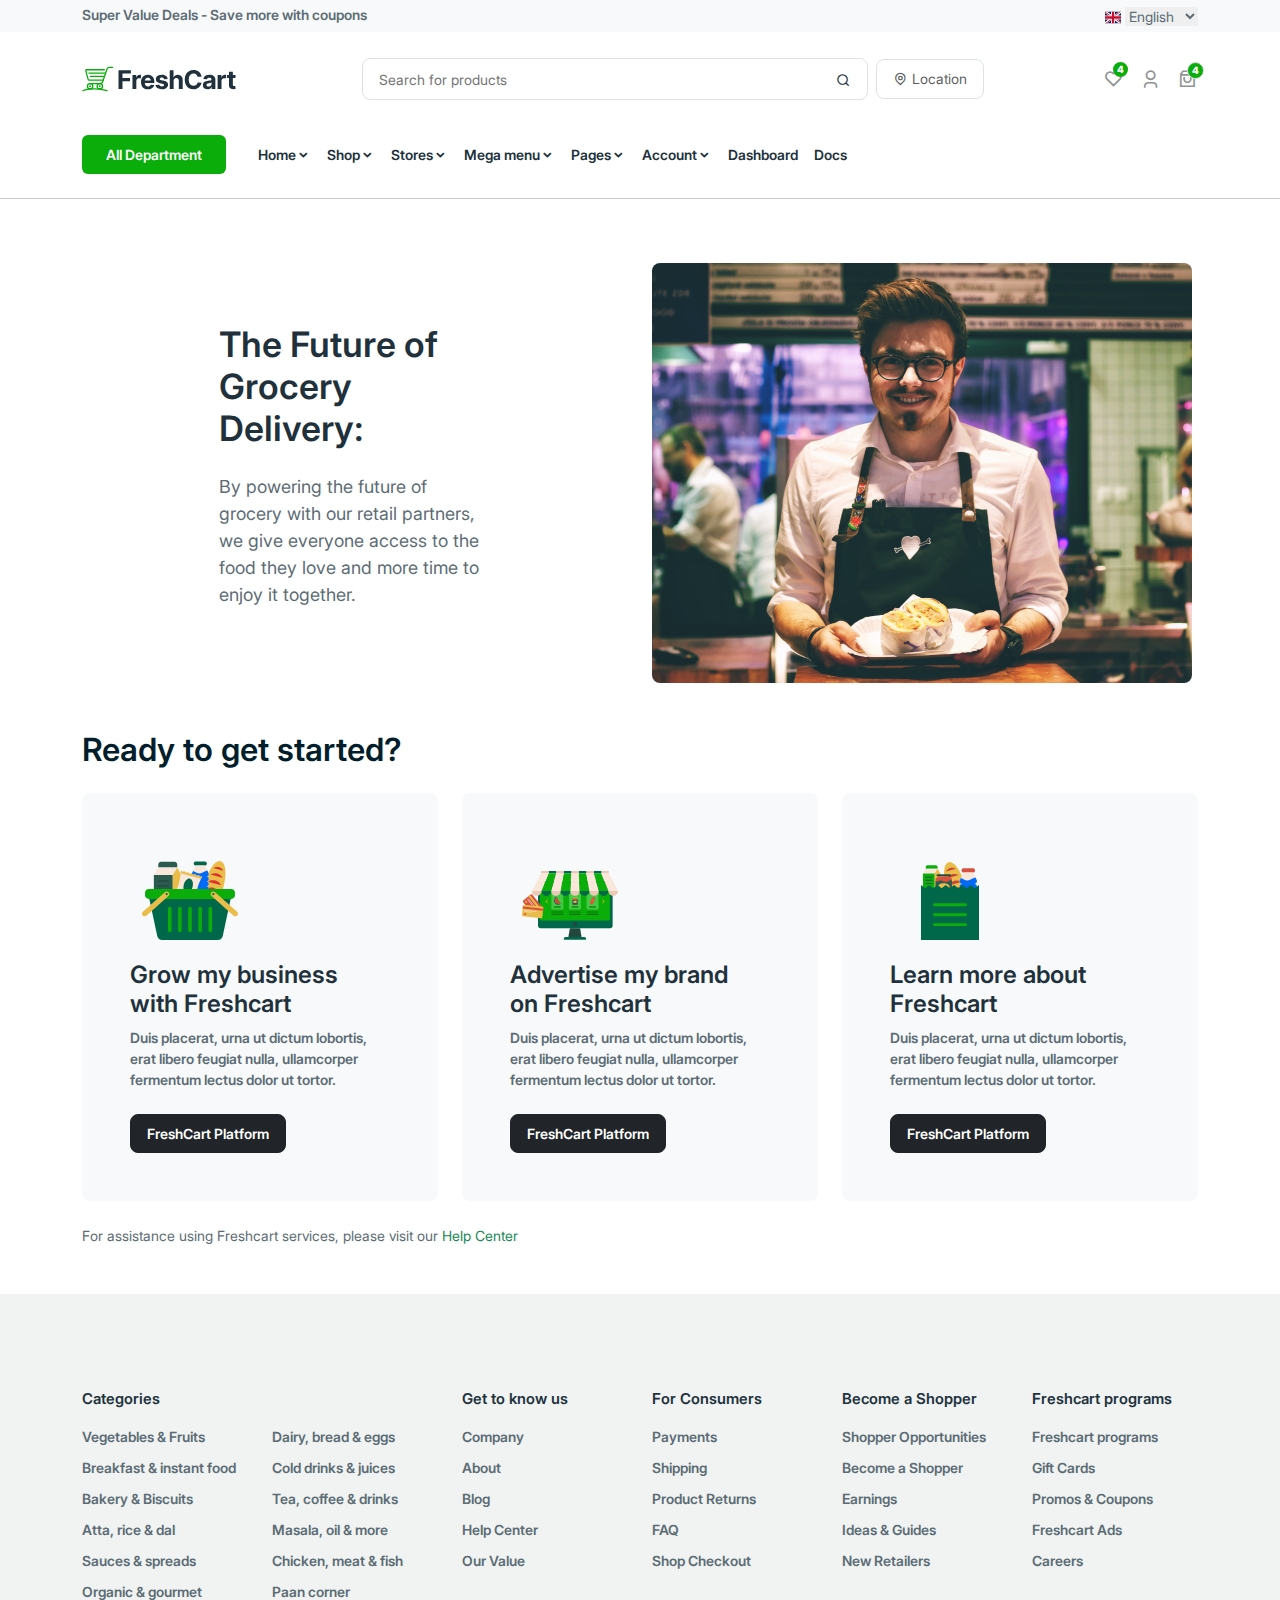
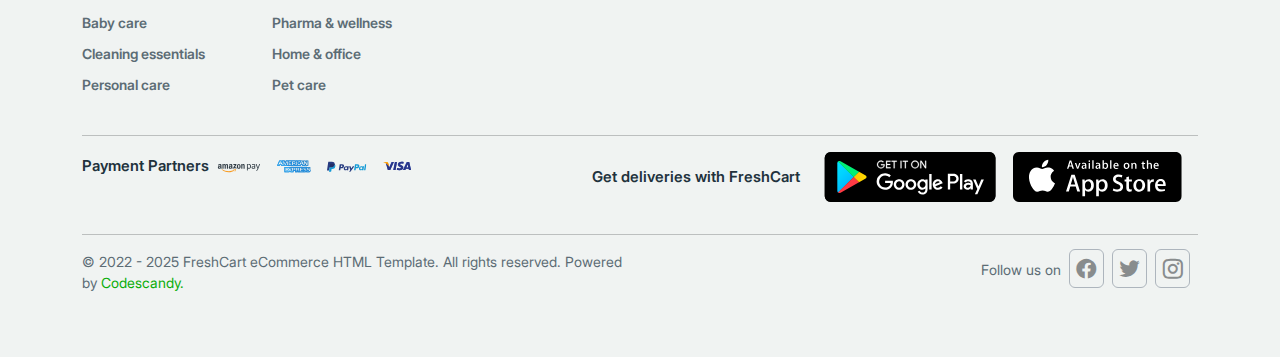
<file: about-us.html>
<!DOCTYPE html>
<html lang="en">
<head>
    <meta charset="UTF-8">
    <meta name="viewport" content="width=device-width, initial-scale=1.0">
    <title>About Us | FreshCart - eCommerce</title>

    <!-- remix-icon -->
    <link rel="stylesheet" href="remix-icon/remixicon.css" type="text/css">
    <!-- inter font family -->
    <link rel="stylesheet" href="fonts/inter-fonts/stylesheet.css" type="text/css">
    <!-- bootstrap -->
    <link rel="stylesheet" href="css/bootstrap.min.css" type="text/css">
    <!-- main css -->
    <link rel="stylesheet" href="css/about-us.css" type="text/css">
</head>
<body>
    <!-- header -->
    <header>
        <div class="header-top bg-light p-1">
            <div class="container">
                <div class="d-flex justify-content-between ">
                    <p class="mb-0 fw-semibold">Super Value Deals - Save more with coupons</p>
                    <div class="header-top-select">
                        <img src="images/english.svg" class="img-fluid" alt="english" name="english">
                        <select>
                            <option>English</option>
                            <option>Deutsch</option>
                        </select>
                    </div>
                </div>
            </div>
        </div>    
        <div class="header-middle py-3 align-items-center">
            <div class="container">
                <div class="d-flex justify-content-between align-items-center">
                    <div class="logo align-items-center justify-content-center">
                        <img src="images/freshcart-logo.svg" class="img-fluid" alt="logo" name="logo">
                    </div>
                    <div class="header-search d-flex align-items-center">
                        <form class="border rounded-3 py-2 px-3">
                            <input type="text" class="" placeholder="Search for products">
                            <a href="javascript:void(0)"><i class="ri-search-line"></i></a>
                        </form>
                        <a href="javascript:void(0)" class="py-2 ms-2 px-3 border rounded-3 text-body-secondary"><i class="ri-map-pin-line"></i> Location</a>
                    </div>
                    <ul class="d-flex ps-0 align-items-center justify-content-center text-center pt-3">
                        <li class="position-relative"><a href="wishlist.html" class="text-dark"><i class="ri-heart-line fs-5 pe-3 text-body-tertiary "></i></a><span class="position-absolute rounded-circle fw-bold text-white">4</span></li>
                        <li><a href="javascript:void(0)" class="text-dark"><i class="ri-user-3-line fs-5 me-3 text-body-tertiary"></i></a></li>
                        <li class="position-relative"><a href="javascript:void(0)" class="text-dark"><i class="ri-shopping-bag-3-line fs-5 text-body-tertiary"></i></a><span class="position-absolute border rounded-circle fw-bold text-white">4</span></li></li>
                    </ul>
                </div>
            </div>
        </div>
        <div class="header-main d-block col-12 w-100">
            <div class="container">
                <div class=" d-flex align-items-center">
                    <div class="header-main-button">
                        <a href="javascript:void(0)" class="text-white fw-semibold rounded d-inline-block">All Department</a>
                    </div>
                    <nav class="">
                        <ul class="d-flex">
                            <!-- <li><a href="javascript:void(0)" class="d-flex w-100">All Departments</a></li> -->
                            <li class="pt-3"><a href="index.html" class="fw-semibold me-3 d-inline-block align-items-center">Home<i class="ri-arrow-down-s-line"></i></a></li>
                            <li class="pt-3"><a href="shop.html" class="fw-semibold me-3 d-inline-block align-items-center">Shop<i class="ri-arrow-down-s-line"></i></a></li>
                            <li class="pt-3"><a href="stores.html" class="fw-semibold me-3 d-inline-block align-items-center">Stores<i class="ri-arrow-down-s-line"></i></a></li>
                            <li class="pt-3"><a href="javascript:void(0)" class="fw-semibold me-3 d-inline-block align-items-center">Mega menu<i class="ri-arrow-down-s-line"></i></a></li>
                            <li class="pt-3"><a href="pages.html" class="fw-semibold me-3 d-inline-block align-items-center">Pages<i class="ri-arrow-down-s-line"></i></a></li>
                            <li class="pt-3"><a href="javascript:void(0)" class="fw-semibold me-3 d-inline-block align-items-center">Account<i class="ri-arrow-down-s-line"></i></a></li>
                            <li class="pt-3"><a href="javascript:void(0)" class="fw-semibold me-3 d-inline-block align-items-center">Dashboard</a></li>
                            <li class="pt-3"><a href="javascript:void(0)" class="fw-semibold me-3 d-inline-block align-items-center">Docs</a></li>
                         </ul>
                    </nav>
                </div>
            </div>
        </div>
        <hr>
    </header>

    <main>
        <!-- future -->
        <section class="future py-5">
            <div class="container">
                <div class="row align-items-center">
                    <div class="col-lg-6">
                        <h1 class="fw-semibold mx-auto w-50 mb-4">The Future of Grocery Delivery:</h1>
                        <p class=" w-50 mx-auto">By powering the future of grocery with our retail partners, we give everyone access to the food they love and more time to enjoy it together.</p>
                    </div>
                    <div class="col-lg-6">
                        <img src="images/about-img.jpg" class="img-fluid rounded-3" alt="about" name="about">
                    </div>
                </div>
            </div>
        </section>

        <!-- marketing -->
        <section class="marketing">
            <div class="container">
                <h2 class="fw-semibold mb-4">Ready to get started?</h2>
                <div class="row mb-4">
                    <div class="col-lg-4">
                        <div class="about-item p-5 rounded-3 bg-light">
                            <img src="images/about-icons-1.svg" class="img-fluid" alt="about" name="about">
                            <h4 class="fw-semibold pe-4">Grow my business with Freshcart</h4>
                            <p class="fw-semibold mb-4">Duis placerat, urna ut dictum lobortis, erat libero feugiat nulla, ullamcorper fermentum lectus dolor ut tortor.</p>
                            <a href="javascript:void(0)" class="fw-semibold px-3 py-2 d-inline-block rounded-3 btn btn-dark text-white">FreshCart Platform</a>
                        </div>
                    </div>
                    <div class="col-lg-4">
                        <div class="about-item p-5 rounded-3 bg-light">
                            <img src="images/about-icons-2.svg" class="img-fluid" alt="about" name="about">
                            <h4 class="fw-semibold pe-4">Advertise my brand on Freshcart</h4>
                            <p class="fw-semibold mb-4">Duis placerat, urna ut dictum lobortis, erat libero feugiat nulla, ullamcorper fermentum lectus dolor ut tortor.</p>
                            <a href="javascript:void(0)" class="fw-semibold px-3 py-2 d-inline-block rounded-3 btn btn-dark text-white">FreshCart Platform</a>
                        </div>
                    </div>
                    <div class="col-lg-4">
                        <div class="about-item p-5 rounded-3 bg-light">
                            <img src="images/about-icons-3.svg" class="img-fluid" alt="about" name="about">
                            <h4 class="fw-semibold pe-4">Learn more about Freshcart</h4>
                            <p class="fw-semibold mb-4">Duis placerat, urna ut dictum lobortis, erat libero feugiat nulla, ullamcorper fermentum lectus dolor ut tortor.</p>
                            <a href="javascript:void(0)" class="fw-semibold px-3 py-2 d-inline-block rounded-3 btn btn-dark text-white">FreshCart Platform</a>
                        </div>
                    </div>
                </div>
                <p class="fw-medium mb-5">For assistance using Freshcart services, please visit our <span class="text-success">Help Center</span></p>
            </div>
        </section>
    </main>

    <!-- footer -->
    <footer class="py-5 ">
        <div class="container">
            <div class="row">
                <div class="col-lg-4">
                    <h6 class="mt-5 mb-3 fw-semibold">Categories</h6>
                    <div class="row">
                        <div class="col-lg-6">
                            <ul class="ps-0">
                                <li><a href="javascript:void(0)" class="mb-2 fw-semibold d-inline-block">Vegetables & Fruits</a></li>
                                <li><a href="javascript:void(0)" class="mb-2 fw-semibold d-inline-block">Breakfast & instant food</a></li>
                                <li><a href="javascript:void(0)" class="mb-2 fw-semibold d-inline-block">Bakery & Biscuits</a></li>
                                <li><a href="javascript:void(0)" class="mb-2 fw-semibold d-inline-block">Atta, rice & dal</a></li>
                                <li><a href="javascript:void(0)" class="mb-2 fw-semibold d-inline-block">Sauces & spreads</a></li>
                                <li><a href="javascript:void(0)" class="mb-2 fw-semibold d-inline-block">Organic & gourmet</a></li>
                                <li><a href="javascript:void(0)" class="mb-2 fw-semibold d-inline-block">Baby care</a></li>
                                <li><a href="javascript:void(0)" class="mb-2 fw-semibold d-inline-block">Cleaning essentials</a></li>
                                <li><a href="javascript:void(0)" class="mb-2 fw-semibold d-inline-block">Personal care</a></li>
                            </ul>
                        </div>
                        <div class="col-lg-6">
                            <ul class="ps-0">
                                <li><a href="javascript:void(0)" class="mb-2 fw-semibold d-inline-block">Dairy, bread & eggs</a></li>
                                <li><a href="javascript:void(0)" class="mb-2 fw-semibold d-inline-block">Cold drinks & juices</a></li>
                                <li><a href="javascript:void(0)" class="mb-2 fw-semibold d-inline-block">Tea, coffee & drinks</a></li>
                                <li><a href="javascript:void(0)" class="mb-2 fw-semibold d-inline-block">Masala, oil & more</a></li>
                                <li><a href="javascript:void(0)" class="mb-2 fw-semibold d-inline-block">Chicken, meat & fish</a></li>
                                <li><a href="javascript:void(0)" class="mb-2 fw-semibold d-inline-block">Paan corner</a></li>
                                <li><a href="javascript:void(0)" class="mb-2 fw-semibold d-inline-block">Pharma & wellness</a></li>
                                <li><a href="javascript:void(0)" class="mb-2 fw-semibold d-inline-block">Home & office</a></li>
                                <li><a href="javascript:void(0)" class="mb-2 fw-semibold d-inline-block">Pet care</a></li>
                            </ul>
                        </div> 
                    </div>
                </div>
                <div class="col-lg-8">
                    <div class="row">
                        <div class="col-lg-3">
                            <h6 class="mt-5 mb-3 fw-semibold">Get to know us</h6>
                            <ul class="ps-0">
                                <li><a href="javascript:void(0)" class="mb-2 fw-semibold d-inline-block">Company</a></li>
                                <li><a href="javascript:void(0)" class="mb-2 fw-semibold d-inline-block">About</a></li>
                                <li><a href="javascript:void(0)" class="mb-2 fw-semibold d-inline-block">Blog</a></li>
                                <li><a href="javascript:void(0)" class="mb-2 fw-semibold d-inline-block">Help Center</a></li>
                                <li><a href="javascript:void(0)" class="mb-2 fw-semibold d-inline-block">Our Value</a></li>
                            </ul>
                        </div>
                        <div class="col-lg-3">
                            <h6 class="mt-5 mb-3 fw-semibold">For Consumers</h6>
                            <ul class="ps-0">
                                <li><a href="javascript:void(0)" class="mb-2 fw-semibold d-inline-block">Payments</a></li>
                                <li><a href="javascript:void(0)" class="mb-2 fw-semibold d-inline-block">Shipping</a></li>
                                <li><a href="javascript:void(0)" class="mb-2 fw-semibold d-inline-block">Product Returns</a></li>
                                <li><a href="javascript:void(0)" class="mb-2 fw-semibold d-inline-block">FAQ</a></li>
                                <li><a href="javascript:void(0)" class="mb-2 fw-semibold d-inline-block">Shop Checkout</a></li>
                            </ul>
                        </div>
                        <div class="col-lg-3">
                            <h6 class="mt-5 mb-3 fw-semibold">Become a Shopper</h6>
                            <ul class="ps-0">
                                <li><a href="javascript:void(0)" class="mb-2 fw-semibold d-inline-block">Shopper Opportunities</a></li>
                                <li><a href="javascript:void(0)" class="mb-2 fw-semibold d-inline-block">Become a Shopper</a></li>
                                <li><a href="javascript:void(0)" class="mb-2 fw-semibold d-inline-block">Earnings</a></li>
                                <li><a href="javascript:void(0)" class="mb-2 fw-semibold d-inline-block">Ideas & Guides</a></li>
                                <li><a href="javascript:void(0)" class="mb-2 fw-semibold d-inline-block">New Retailers</a></li>
                            </ul>
                        </div>
                        <div class="col-lg-3">
                            <h6 class="mt-5 mb-3 fw-semibold">Freshcart programs</h6>
                            <ul class="ps-0">
                                <li><a href="javascript:void(0)" class="mb-2 fw-semibold d-inline-block">Freshcart programs</a></li>
                                <li><a href="javascript:void(0)" class="mb-2 fw-semibold d-inline-block">Gift Cards</a></li>
                                <li><a href="javascript:void(0)" class="mb-2 fw-semibold d-inline-block">Promos & Coupons</a></li>
                                <li><a href="javascript:void(0)" class="mb-2 fw-semibold d-inline-block">Freshcart Ads</a></li>
                                <li><a href="javascript:void(0)" class="mb-2 fw-semibold d-inline-block">Careers</a></li>
                            </ul>
                        </div>
                    </div>
                </div>
            </div>
            <hr>
            <div class="partners justify-content-between align-items-center">
                <div class="row">
                    <div class="col-lg-4">
                        <div class="payment-partner">
                            <ul class="ps-0 d-flex align-items-center">
                                <li><h6 class="fw-semibold mb-0">Payment Partners</h6></li>
                                <li><a href="javascript:void(0)" class="mx-2"><img src="images/amazonpay.svg" class="img-fluid" alt="payment-partner" name="payment-partner"></a></li>
                                <li><a href="javascript:void(0)" class="mx-2"><img src="images/american-express.svg" class="img-fluid" alt="payment-partner" name="payment-partner"></a></li>
                                <li><a href="javascript:void(0)" class="mx-2"><img src="images/paypal.svg" class="img-fluid" alt="payment-partner" name="payment-partner"></a></li>
                                <li><a href="javascript:void(0)" class="mx-2"><img src="images/visa.svg" class="img-fluid" alt="payment-partner" name="payment-partner"></a></li>
                            </ul>
                        </div>
                    </div>
                    <div class="col-lg-8">
                        <div class="app-partner align-items-right d-flex justify-content-end">
                            <ul class="ps-0 d-flex align-items-center">
                                <li><h6 class="fw-semibold mb-0 me-4">Get deliveries with FreshCart</h6></li>
                                <li><a href="javascript:void(0)" class="me-3"><img src="images/googleplay-btn.svg" class="img-fluid" alt=""></a></li>
                                <li><a href="javascript:void(0)" class="me-3"><img src="images/appstore-btn.svg" class="img-fluid" alt=""></a></li>
                            </ul>
                        </div>
                    </div>
                </div>
            </div>
            <hr>
            <div class="copiright">
                <div class="row">
                    <div class="col-lg-6">
                        <p>© 2022 - 2025 FreshCart eCommerce HTML Template. All rights reserved. Powered by <span><a href="javascript:void(0)">Codescandy.</a></span></p>
                    </div>
                    <div class="col-lg-6 ">
                        <ul class="d-flex ps-0 ms-auto align-items-center justify-content-end">
                            <li><p class="mb-0 me-2 d-inline-block">Follow us on</p></li>
                            <li><a href="javascript:void(0)" class="text-body-tertiary me-2 fs-4 p-1 border rounded border-dark-subtle rounded-2"><i class="ri-facebook-circle-fill"></i></a></li>
                            <li><a href="javascript:void(0)" class="text-body-tertiary me-2 fs-4 p-1 border rounded border-dark-subtle rounded-2"><i class="ri-twitter-fill"></i></a></li>
                            <li><a href="javascript:void(0)" class="text-body-tertiary me-2 fs-4 p-1 border rounded border-dark-subtle rounded-2"><i class="ri-instagram-line"></i></a></li>
                        </ul>
                    </div>
                </div>
            </div>
        </div>
    </footer>




    <script src="js/bootstrap.bundle.min.js" type="text/javascript"></script>
</body>
</html>
</file>
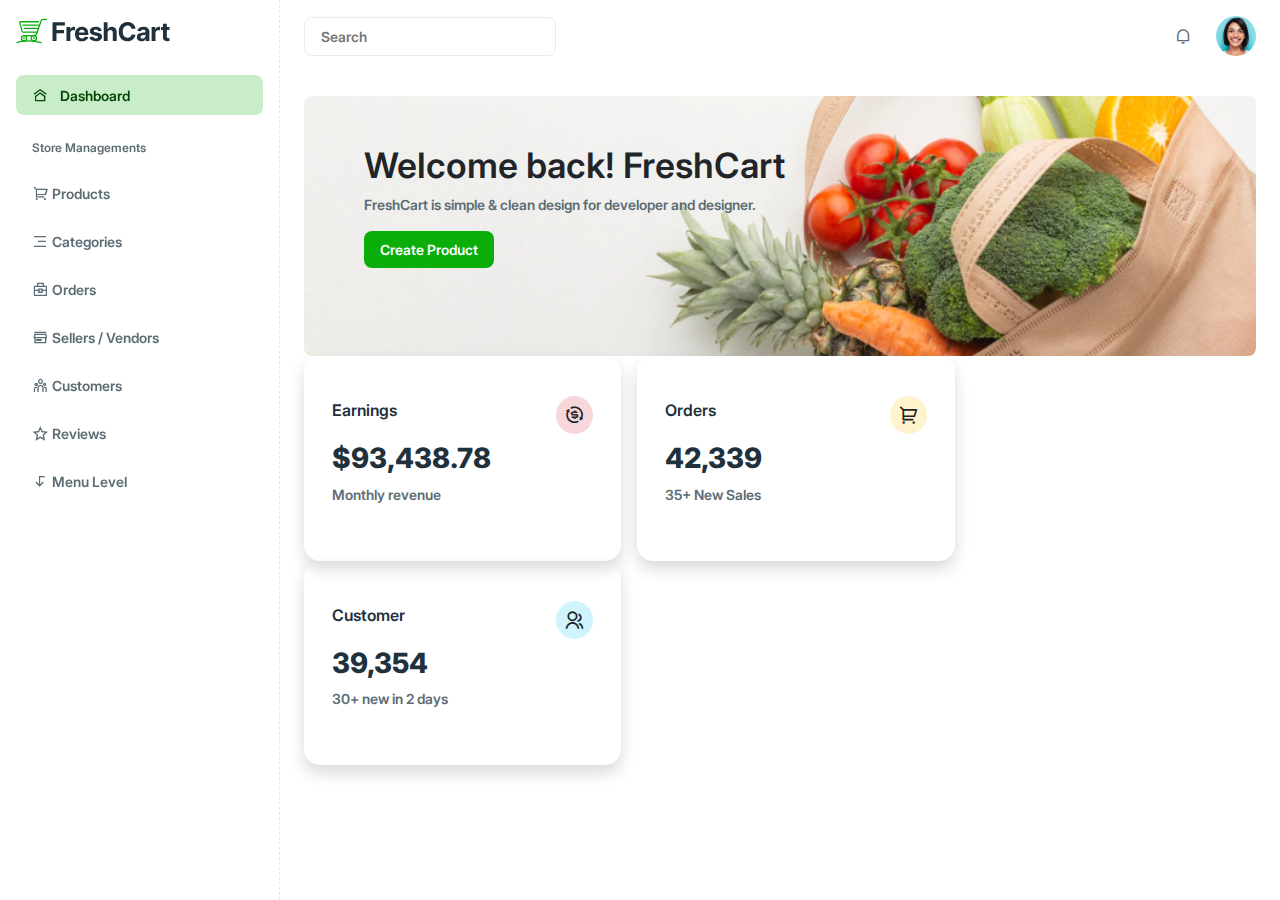
<file: admin.html>
<!DOCTYPE html>
<html lang="en">
<head>
    <meta charset="UTF-8">
    <meta name="viewport" content="width=device-width, initial-scale=1.0">
    <title>Admin | FreshCart - eCommerce</title>
    <!-- remix-icon -->
    <link rel="stylesheet" href="remix-icon/remixicon.css" type="text/css">
    <!-- inter font family -->
    <link rel="stylesheet" href="fonts/inter-fonts/stylesheet.css" type="text/css">
    <!-- bootstrap -->
    <link rel="stylesheet" href="css/bootstrap.min.css" type="text/css">
    <!-- main css -->
    <link rel="stylesheet" href="css/admin.css" type="text/css">
</head>
<body>
    
    
        <aside class="px-3 position-fixed top-0 start-0">
            <img src="images/freshcart-logo.svg" class="img-fluid z-3 position-fixed py-3" alt="logo" name="logo">
            <a href="javascript:void(0)" class="aside-dash px-3 py-2 fw-semibold rounded-3 w-100 d-inline-block"><i class="ri-home-9-line me-2 fw-light"></i> Dashboard</a>
            <p class="fw-semibold mt-4 mb-3 ps-3">Store Managements</p>
            <ul class="ps-0">
                <li><a href="javascript:void(0)" class="px-3 py-2 mb-2 fw-semibold rounded-3 w-100 d-inline-block"><i class="ri-shopping-cart-2-line fw-light"></i> Products</a></li>
                <li><a href="javascript:void(0)" class="px-3 py-2 mb-2 fw-semibold rounded-3 w-100 d-inline-block"><i class="ri-menu-3-line fw-light"></i> Categories</a></li>
                <li><a href="javascript:void(0)" class="px-3 py-2 mb-2 fw-semibold rounded-3 w-100 d-inline-block"><i class="ri-briefcase-4-line fw-light"></i> Orders</a></li>
                <li><a href="javascript:void(0)" class="px-3 py-2 mb-2 fw-semibold rounded-3 w-100 d-inline-block"><i class="ri-store-3-line fw-light"></i> Sellers / Vendors</a></li>
                <li><a href="javascript:void(0)" class="px-3 py-2 mb-2 fw-semibold rounded-3 w-100 d-inline-block"><i class="ri-team-line fw-light"></i> Customers</a></li>
                <li><a href="javascript:void(0)" class="px-3 py-2 mb-2 fw-semibold rounded-3 w-100 d-inline-block"><i class="ri-star-line fw-light"></i> Reviews</a></li>
                <li><a href="javascript:void(0)" class="px-3 py-2 mb-2 fw-semibold rounded-3 w-100 d-inline-block"><i class="ri-corner-left-down-line fw-light"></i> Menu Level</a></li>
            </ul>
        </aside>
        <main class="px-4">
                <!-- header -->
                <header class="header py-3 justify-content-between d-flex align-items-center">
                    <input type="search" class="px-3 py-2 border-light-subtle rounded-3 fw-semibold" placeholder="Search" >
                    <div class="d-flex align-items-center">
                        <i class="ri-notification-line me-4"></i>
                        <img src="images/avatar-1.jpg" class="img-fluid rounded-circle" alt="avatar-1" name="avatar">
                    </div>
                </header>

                <!-- banner -->
                <section class="banner p-5 mt-4 rounded-3">
                    <div class="container-fluid">
                        <h1 class="fw-semibold">Welcome back! FreshCart</h1>
                        <p class="fw-semibold">FreshCart is simple & clean design for developer and designer.</p>
                        <a href="javascript:void(0)" class="fw-semibold text-white rounded-3 px-3 py-2 d-inline-block">Create Product</a>
                    </div>
                </section>
            
                <!-- earning -->
                <section class="earning">
                    <div class="container-fluid">
                        <div class="row">
                            <div class="col-lg-4 rounded-4 shadow py-4 me-2">
                                <div class="earning-item p-3">
                                    <div class="justify-content-between d-flex mb-2 align-items-center">
                                        <h6 class="fw-semibold">Earnings</h6>
                                        <i class="ri-exchange-dollar-line fs-5 px-2 py-1 bg-danger-subtle rounded-circle"></i>
                                    </div>
                                    <h3 class="fw-bold">$93,438.78</h3>
                                    <p class="fw-semibold">Monthly revenue</p>
                                </div>
                            </div>
                            <div class="col-lg-4 rounded-4 shadow py-4 mx-2">
                                <div class="earning-item p-3">
                                    <div class="justify-content-between d-flex mb-2 align-items-center">
                                        <h6 class="fw-semibold">Orders</h6>
                                        <i class="ri-shopping-cart-2-line fs-5 px-2 py-1 bg-warning-subtle rounded-circle"></i>
                                    </div>
                                    <h3 class="fw-bold">42,339</h3>
                                    <p class="fw-semibold">35+ New Sales</p>
                                </div>
                            </div>
                            <div class="col-lg-4 rounded-4 shadow py-4 ">
                                <div class="earning-item p-3">
                                    <div class="justify-content-between d-flex mb-2 align-items-center">
                                        <h6 class="fw-semibold">Customer</h6>
                                        <i class="ri-group-line fs-5 px-2 py-1 bg-info-subtle rounded-circle"></i>
                                    </div>
                                    <h3 class="fw-bold">39,354</h3>
                                    <p class="fw-semibold">30+ new in 2 days</p>
                                </div>
                            </div>
                        </div>
                    </div>
                </section>
        </main>
    
   
   



    <script src="js/bootstrap.bundle.min.js" type="text/javascript"></script>
</body>
</html>
</file>
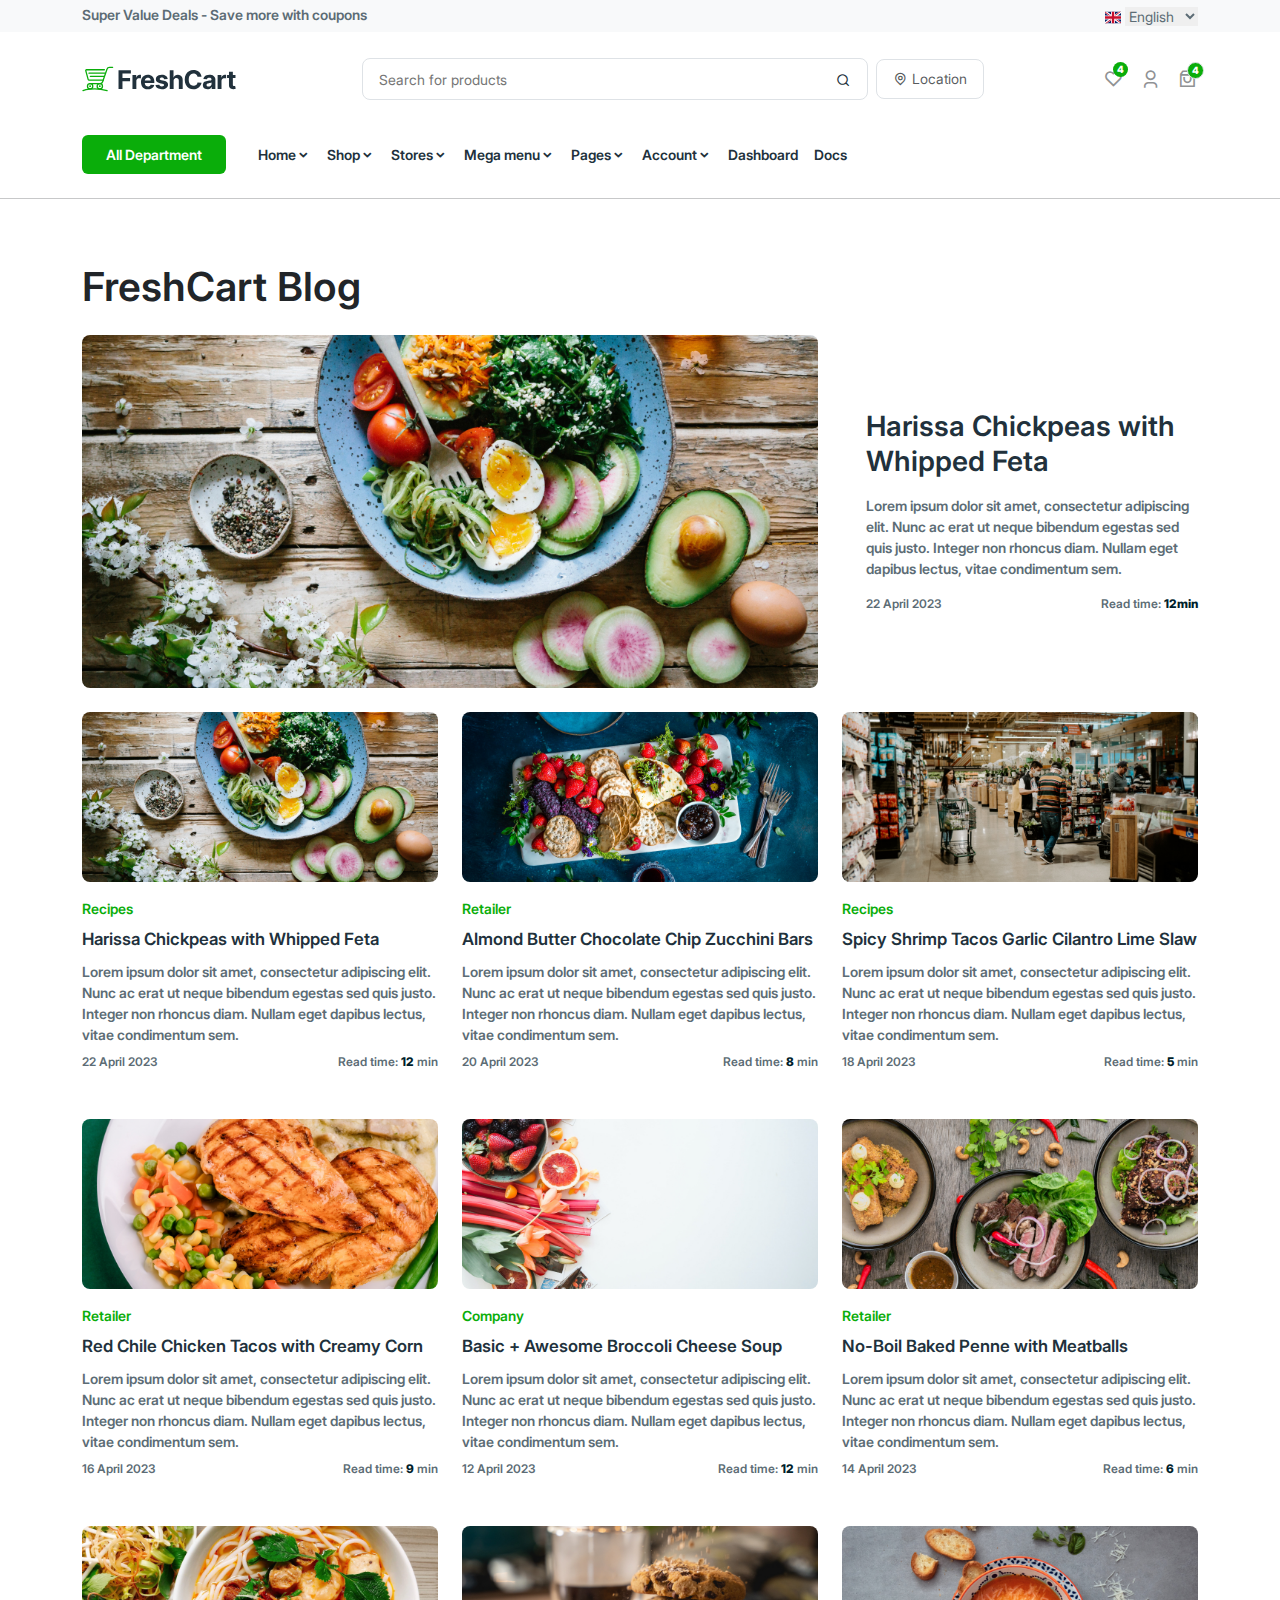
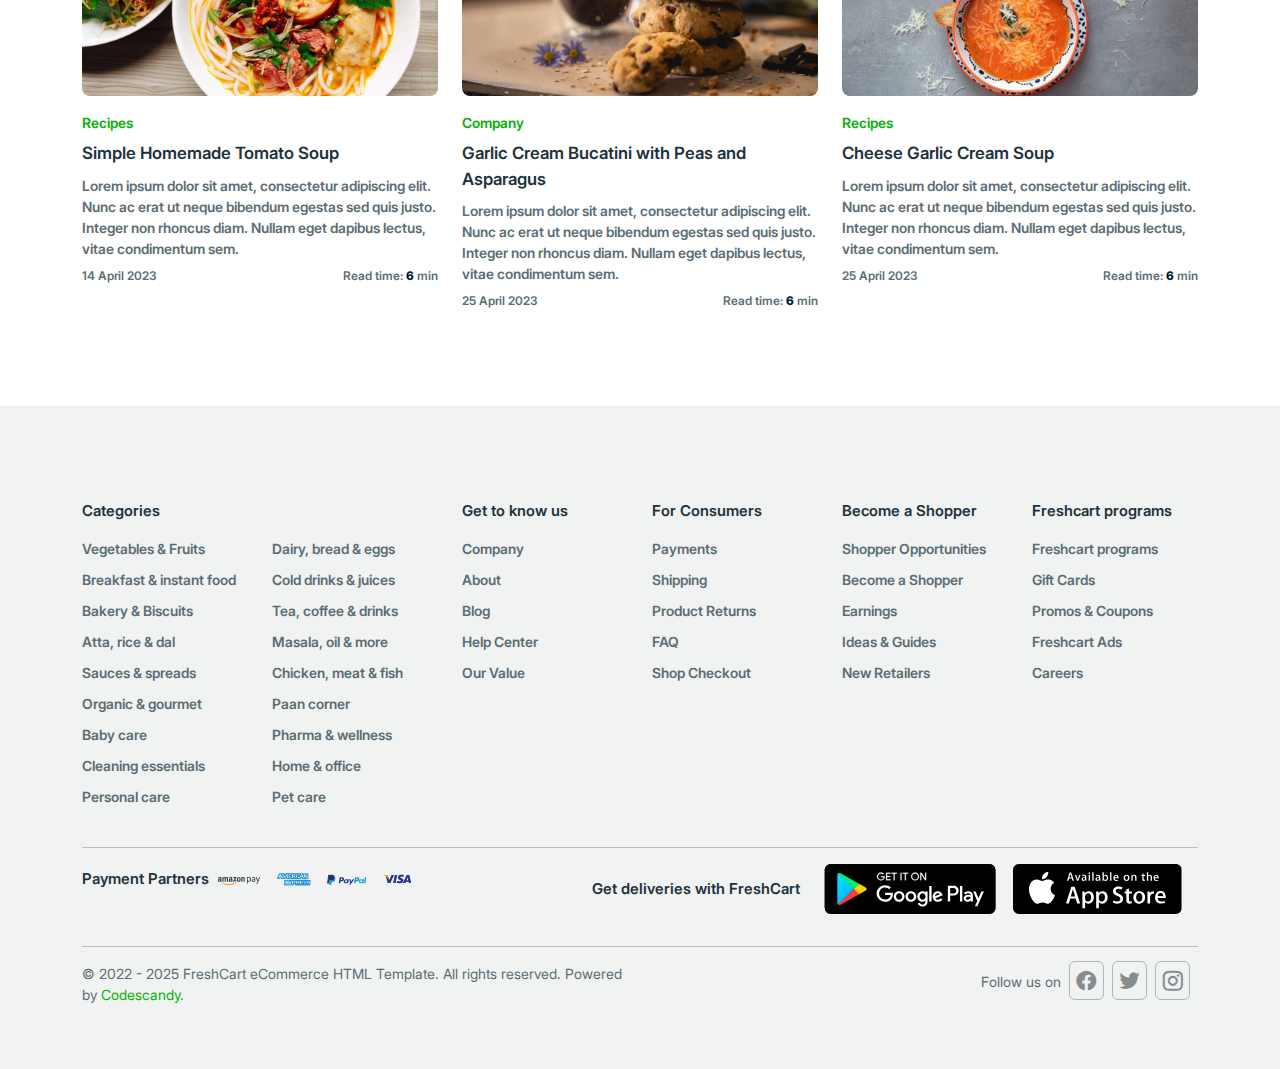
<file: blog.html>
<!DOCTYPE html>
<html lang="en">
<head>
    <meta charset="UTF-8">
    <meta name="viewport" content="width=device-width, initial-scale=1.0">
    <title>Blog Cart | FreshCart - eCommerce</title>
    <!-- remix-icon -->
    <link rel="stylesheet" href="remix-icon/remixicon.css" type="text/css">
    <!-- inter font family -->
    <link rel="stylesheet" href="fonts/inter-fonts/stylesheet.css" type="text/css">
    <!-- bootstrap -->
    <link rel="stylesheet" href="css/bootstrap.min.css" type="text/css">
    <!-- main css -->
    <link rel="stylesheet" href="css/blog.css" type="text/css">
</head>
<body>
    <!-- header -->
    <header>
        <div class="header-top bg-light p-1">
            <div class="container">
                <div class="d-flex justify-content-between ">
                    <p class="mb-0 fw-semibold">Super Value Deals - Save more with coupons</p>
                    <div class="header-top-select">
                        <img src="images/english.svg" class="img-fluid" alt="english" name="english">
                        <select>
                            <option>English</option>
                            <option>Deutsch</option>
                        </select>
                    </div>
                </div>
            </div>
        </div>    
        <div class="header-middle py-3 align-items-center">
            <div class="container">
                <div class="d-flex justify-content-between align-items-center">
                    <div class="logo align-items-center justify-content-center">
                        <img src="images/freshcart-logo.svg" class="img-fluid" alt="logo" name="logo">
                    </div>
                    <div class="header-search d-flex align-items-center">
                        <form class="border rounded-3 py-2 px-3">
                            <input type="text" class="" placeholder="Search for products">
                            <a href="javascript:void(0)"><i class="ri-search-line"></i></a>
                        </form>
                        <a href="javascript:void(0)" class="py-2 ms-2 px-3 border rounded-3 text-body-secondary"><i class="ri-map-pin-line"></i> Location</a>
                    </div>
                    <ul class="d-flex ps-0 align-items-center justify-content-center text-center pt-3">
                        <li class="position-relative"><a href="wishlist.html" class="text-dark"><i class="ri-heart-line fs-5 pe-3 text-body-tertiary "></i></a><span class="position-absolute rounded-circle fw-bold text-white">4</span></li>
                        <li><a href="javascript:void(0)" class="text-dark"><i class="ri-user-3-line fs-5 me-3 text-body-tertiary"></i></a></li>
                        <li class="position-relative"><a href="javascript:void(0)" class="text-dark"><i class="ri-shopping-bag-3-line fs-5 text-body-tertiary"></i></a><span class="position-absolute border rounded-circle fw-bold text-white">4</span></li></li>
                    </ul>
                </div>
            </div>
        </div>
        <div class="header-main d-block col-12 w-100">
            <div class="container">
                <div class=" d-flex align-items-center">
                    <div class="header-main-button">
                        <a href="javascript:void(0)" class="text-white fw-semibold rounded d-inline-block">All Department</a>
                    </div>
                    <nav class="">
                        <ul class="d-flex">
                            <!-- <li><a href="javascript:void(0)" class="d-flex w-100">All Departments</a></li> -->
                            <li class="pt-3"><a href="index.html" class="fw-semibold me-3 d-inline-block align-items-center">Home<i class="ri-arrow-down-s-line"></i></a></li>
                            <li class="pt-3"><a href="shop.html" class="fw-semibold me-3 d-inline-block align-items-center">Shop<i class="ri-arrow-down-s-line"></i></a></li>
                            <li class="pt-3"><a href="stores.html" class="fw-semibold me-3 d-inline-block align-items-center">Stores<i class="ri-arrow-down-s-line"></i></a></li>
                            <li class="pt-3"><a href="javascript:void(0)" class="fw-semibold me-3 d-inline-block align-items-center">Mega menu<i class="ri-arrow-down-s-line"></i></a></li>
                            <li class="pt-3"><a href="javascript:void(0)" class="fw-semibold me-3 d-inline-block align-items-center">Pages<i class="ri-arrow-down-s-line"></i></a></li>
                            <li class="pt-3"><a href="javascript:void(0)" class="fw-semibold me-3 d-inline-block align-items-center">Account<i class="ri-arrow-down-s-line"></i></a></li>
                            <li class="pt-3"><a href="javascript:void(0)" class="fw-semibold me-3 d-inline-block align-items-center">Dashboard</a></li>
                            <li class="pt-3"><a href="javascript:void(0)" class="fw-semibold me-3 d-inline-block align-items-center">Docs</a></li>
                         </ul>
                    </nav>
                </div>
            </div>
        </div>
        <hr>
    </header>

    <main>
        <!-- pages -->
        <section class="pages py-5">
            <div class="container">
                <div class="pages-title mb-4">
                    <h1 class="fw-semibold">FreshCart Blog</h1>
                </div>
                <div class="row align-items-center mb-4">
                    <div class="col-lg-8">
                        <div class="blog-img ">
                            <img src="images/blog-img-1.jpg" class="img-fluid rounded rounded-3" alt="blog" name="blog">
                        </div>
                    </div>
                    <div class="col-lg-4">
                        <div class="blog-cnt ps-4">
                            <div class="blog-header">
                                <a href="javascript:void(0)" class="fw-semibold">Harissa Chickpeas with Whipped Feta</a>
                            </div>
                            <p class="fw-semibold py-3 mb-0">Lorem ipsum dolor sit amet, consectetur adipiscing elit. Nunc ac erat ut neque bibendum egestas sed quis justo. Integer non rhoncus diam. Nullam eget dapibus lectus, vitae condimentum sem.</p>
                            <div class="blog-time d-flex justify-content-between">
                                <small class="fw-semibold">22 April 2023</small>
                                <small class="fw-semibold">Read time: <span class="fw-bold">12min</span></small>
                            </div>
                        </div>
                    </div>
                </div>
                <div class="row">
                    <div class="col-lg-4">
                        <div class="blog-item mb-5">
                            <img src="images/blog-img-1.jpg" class="img-fluid rounded rounded-3" alt="blog" name="blog">
                            <div class="blog-type">
                                <a href="javascript:void(0)" class="fw-semibold pt-3 pb-2 d-inline-block">Recipes</a>
                            </div>
                            <div class="blog-name">
                                <a href="javascript:void(0)" class="fw-semibold">Harissa Chickpeas with Whipped Feta</a>
                            </div>
                            <p class="fw-semibold py-2 mb-0">Lorem ipsum dolor sit amet, consectetur adipiscing elit. Nunc ac erat ut neque bibendum egestas sed quis justo. Integer non rhoncus diam. Nullam eget dapibus lectus, vitae condimentum sem.</p>
                            <div class="blog-time d-flex justify-content-between">
                                <small class="fw-semibold">22 April 2023</small>
                                <small class="fw-semibold">Read time: <span class="fw-bold">12</span> min</small>
                            </div>
                        </div>

                    </div>
                    <div class="col-lg-4">
                        <div class="blog-item mb-5">
                            <img src="images/blog-img-2.jpg" class="img-fluid rounded rounded-3" alt="blog" name="blog">
                            <div class="blog-type">
                                <a href="javascript:void(0)" class="fw-semibold pt-3 pb-2 d-inline-block">Retailer</a>
                            </div>
                            <div class="blog-name">
                                <a href="javascript:void(0)" class="fw-semibold">Almond Butter Chocolate Chip Zucchini Bars</a>
                            </div>
                            <p class="fw-semibold py-2 mb-0">Lorem ipsum dolor sit amet, consectetur adipiscing elit. Nunc ac erat ut neque bibendum egestas sed quis justo. Integer non rhoncus diam. Nullam eget dapibus lectus, vitae condimentum sem.</p>
                            <div class="blog-time d-flex justify-content-between">
                                <small class="fw-semibold">20 April 2023</small>
                                <small class="fw-semibold">Read time: <span class="fw-bold">8</span> min</small>
                            </div>
                        </div>

                    </div>
                    <div class="col-lg-4">
                        <div class="blog-item mb-5">
                            <img src="images/blog-img-3.jpg" class="img-fluid rounded rounded-3" alt="blog" name="blog">
                            <div class="blog-type">
                                <a href="javascript:void(0)" class="fw-semibold pt-3 pb-2 d-inline-block">Recipes</a>
                            </div>
                            <div class="blog-name">
                                <a href="javascript:void(0)" class="fw-semibold">Spicy Shrimp Tacos Garlic Cilantro Lime Slaw</a>
                            </div>
                            <p class="fw-semibold py-2 mb-0">Lorem ipsum dolor sit amet, consectetur adipiscing elit. Nunc ac erat ut neque bibendum egestas sed quis justo. Integer non rhoncus diam. Nullam eget dapibus lectus, vitae condimentum sem.</p>
                            <div class="blog-time d-flex justify-content-between">
                                <small class="fw-semibold">18 April 2023</small>
                                <small class="fw-semibold">Read time: <span class="fw-bold">5</span> min</small>
                            </div>
                        </div>

                    </div>
                    <div class="col-lg-4">
                        <div class="blog-item mb-5">
                            <img src="images/blog-img-4.jpg" class="img-fluid rounded rounded-3" alt="blog" name="blog">
                            <div class="blog-type">
                                <a href="javascript:void(0)" class="fw-semibold pt-3 pb-2 d-inline-block">Retailer</a>
                            </div>
                            <div class="blog-name">
                                <a href="javascript:void(0)" class="fw-semibold">Red Chile Chicken Tacos with Creamy Corn</a>
                            </div>
                            <p class="fw-semibold py-2 mb-0">Lorem ipsum dolor sit amet, consectetur adipiscing elit. Nunc ac erat ut neque bibendum egestas sed quis justo. Integer non rhoncus diam. Nullam eget dapibus lectus, vitae condimentum sem.</p>
                            <div class="blog-time d-flex justify-content-between">
                                <small class="fw-semibold">16 April 2023</small>
                                <small class="fw-semibold">Read time: <span class="fw-bold">9</span> min</small>
                            </div>
                        </div>

                    </div>
                    <div class="col-lg-4">
                        <div class="blog-item mb-5">
                            <img src="images/blog-img-5.jpg" class="img-fluid rounded rounded-3" alt="blog" name="blog">
                            <div class="blog-type">
                                <a href="javascript:void(0)" class="fw-semibold pt-3 pb-2 d-inline-block">Company</a>
                            </div>
                            <div class="blog-name">
                                <a href="javascript:void(0)" class="fw-semibold">Basic + Awesome Broccoli Cheese Soup</a>
                            </div>
                            <p class="fw-semibold py-2 mb-0">Lorem ipsum dolor sit amet, consectetur adipiscing elit. Nunc ac erat ut neque bibendum egestas sed quis justo. Integer non rhoncus diam. Nullam eget dapibus lectus, vitae condimentum sem.</p>
                            <div class="blog-time d-flex justify-content-between">
                                <small class="fw-semibold">12 April 2023</small>
                                <small class="fw-semibold">Read time: <span class="fw-bold">12</span> min</small>
                            </div>
                        </div>

                    </div>
                    <div class="col-lg-4">
                        <div class="blog-item mb-5">
                            <img src="images/blog-img-6.jpg" class="img-fluid rounded rounded-3" alt="blog" name="blog">
                            <div class="blog-type">
                                <a href="javascript:void(0)" class="fw-semibold pt-3 pb-2 d-inline-block">Retailer</a>
                            </div>
                            <div class="blog-name">
                                <a href="javascript:void(0)" class="fw-semibold">No-Boil Baked Penne with Meatballs</a>
                            </div>
                            <p class="fw-semibold py-2 mb-0">Lorem ipsum dolor sit amet, consectetur adipiscing elit. Nunc ac erat ut neque bibendum egestas sed quis justo. Integer non rhoncus diam. Nullam eget dapibus lectus, vitae condimentum sem.</p>
                            <div class="blog-time d-flex justify-content-between">
                                <small class="fw-semibold">14 April 2023</small>
                                <small class="fw-semibold">Read time: <span class="fw-bold">6</span> min</small>
                            </div>
                        </div>

                    </div>
                    <div class="col-lg-4">
                        <div class="blog-item mb-5">
                            <img src="images/blog-img-7.jpg" class="img-fluid rounded rounded-3" alt="blog" name="blog">
                            <div class="blog-type">
                                <a href="javascript:void(0)" class="fw-semibold pt-3 pb-2 d-inline-block">Recipes</a>
                            </div>
                            <div class="blog-name">
                                <a href="javascript:void(0)" class="fw-semibold">Simple Homemade Tomato Soup</a>
                            </div>
                            <p class="fw-semibold py-2 mb-0">Lorem ipsum dolor sit amet, consectetur adipiscing elit. Nunc ac erat ut neque bibendum egestas sed quis justo. Integer non rhoncus diam. Nullam eget dapibus lectus, vitae condimentum sem.</p>
                            <div class="blog-time d-flex justify-content-between">
                                <small class="fw-semibold">14 April 2023</small>
                                <small class="fw-semibold">Read time: <span class="fw-bold">6</span> min</small>
                            </div>
                        </div>

                    </div>
                    <div class="col-lg-4">
                        <div class="blog-item mb-5">
                            <img src="images/blog-img-8.jpg" class="img-fluid rounded rounded-3" alt="blog" name="blog">
                            <div class="blog-type">
                                <a href="javascript:void(0)" class="fw-semibold pt-3 pb-2 d-inline-block">Company</a>
                            </div>
                            <div class="blog-name">
                                <a href="javascript:void(0)" class="fw-semibold">Garlic Cream Bucatini with Peas and Asparagus</a>
                            </div>
                            <p class="fw-semibold py-2 mb-0">Lorem ipsum dolor sit amet, consectetur adipiscing elit. Nunc ac erat ut neque bibendum egestas sed quis justo. Integer non rhoncus diam. Nullam eget dapibus lectus, vitae condimentum sem.</p>
                            <div class="blog-time d-flex justify-content-between">
                                <small class="fw-semibold">25 April 2023</small>
                                <small class="fw-semibold">Read time: <span class="fw-bold">6</span> min</small>
                            </div>
                        </div>

                    </div>
                    <div class="col-lg-4">
                        <div class="blog-item mb-5">
                            <img src="images/blog-img-9.jpg" class="img-fluid rounded rounded-3" alt="blog" name="blog">
                            <div class="blog-type">
                                <a href="javascript:void(0)" class="fw-semibold pt-3 pb-2 d-inline-block">Recipes</a>
                            </div>
                            <div class="blog-name">
                                <a href="javascript:void(0)" class="fw-semibold">Cheese Garlic Cream Soup</a>
                            </div>
                            <p class="fw-semibold py-2 mb-0">Lorem ipsum dolor sit amet, consectetur adipiscing elit. Nunc ac erat ut neque bibendum egestas sed quis justo. Integer non rhoncus diam. Nullam eget dapibus lectus, vitae condimentum sem.</p>
                            <div class="blog-time d-flex justify-content-between">
                                <small class="fw-semibold">25 April 2023</small>
                                <small class="fw-semibold">Read time: <span class="fw-bold">6</span> min</small>
                            </div>
                        </div>

                    </div>
                </div>
            </div>
        </section>
    </main>

    <!-- footer -->
    <footer class="py-5 ">
        <div class="container">
            <div class="row">
                <div class="col-lg-4">
                    <h6 class="mt-5 mb-3 fw-semibold">Categories</h6>
                    <div class="row">
                        <div class="col-lg-6">
                            <ul class="ps-0">
                                <li><a href="javascript:void(0)" class="mb-2 fw-semibold d-inline-block">Vegetables & Fruits</a></li>
                                <li><a href="javascript:void(0)" class="mb-2 fw-semibold d-inline-block">Breakfast & instant food</a></li>
                                <li><a href="javascript:void(0)" class="mb-2 fw-semibold d-inline-block">Bakery & Biscuits</a></li>
                                <li><a href="javascript:void(0)" class="mb-2 fw-semibold d-inline-block">Atta, rice & dal</a></li>
                                <li><a href="javascript:void(0)" class="mb-2 fw-semibold d-inline-block">Sauces & spreads</a></li>
                                <li><a href="javascript:void(0)" class="mb-2 fw-semibold d-inline-block">Organic & gourmet</a></li>
                                <li><a href="javascript:void(0)" class="mb-2 fw-semibold d-inline-block">Baby care</a></li>
                                <li><a href="javascript:void(0)" class="mb-2 fw-semibold d-inline-block">Cleaning essentials</a></li>
                                <li><a href="javascript:void(0)" class="mb-2 fw-semibold d-inline-block">Personal care</a></li>
                            </ul>
                        </div>
                        <div class="col-lg-6">
                            <ul class="ps-0">
                                <li><a href="javascript:void(0)" class="mb-2 fw-semibold d-inline-block">Dairy, bread & eggs</a></li>
                                <li><a href="javascript:void(0)" class="mb-2 fw-semibold d-inline-block">Cold drinks & juices</a></li>
                                <li><a href="javascript:void(0)" class="mb-2 fw-semibold d-inline-block">Tea, coffee & drinks</a></li>
                                <li><a href="javascript:void(0)" class="mb-2 fw-semibold d-inline-block">Masala, oil & more</a></li>
                                <li><a href="javascript:void(0)" class="mb-2 fw-semibold d-inline-block">Chicken, meat & fish</a></li>
                                <li><a href="javascript:void(0)" class="mb-2 fw-semibold d-inline-block">Paan corner</a></li>
                                <li><a href="javascript:void(0)" class="mb-2 fw-semibold d-inline-block">Pharma & wellness</a></li>
                                <li><a href="javascript:void(0)" class="mb-2 fw-semibold d-inline-block">Home & office</a></li>
                                <li><a href="javascript:void(0)" class="mb-2 fw-semibold d-inline-block">Pet care</a></li>
                            </ul>
                        </div> 
                    </div>
                </div>
                <div class="col-lg-8">
                    <div class="row">
                        <div class="col-lg-3">
                            <h6 class="mt-5 mb-3 fw-semibold">Get to know us</h6>
                            <ul class="ps-0">
                                <li><a href="javascript:void(0)" class="mb-2 fw-semibold d-inline-block">Company</a></li>
                                <li><a href="javascript:void(0)" class="mb-2 fw-semibold d-inline-block">About</a></li>
                                <li><a href="javascript:void(0)" class="mb-2 fw-semibold d-inline-block">Blog</a></li>
                                <li><a href="javascript:void(0)" class="mb-2 fw-semibold d-inline-block">Help Center</a></li>
                                <li><a href="javascript:void(0)" class="mb-2 fw-semibold d-inline-block">Our Value</a></li>
                            </ul>
                        </div>
                        <div class="col-lg-3">
                            <h6 class="mt-5 mb-3 fw-semibold">For Consumers</h6>
                            <ul class="ps-0">
                                <li><a href="javascript:void(0)" class="mb-2 fw-semibold d-inline-block">Payments</a></li>
                                <li><a href="javascript:void(0)" class="mb-2 fw-semibold d-inline-block">Shipping</a></li>
                                <li><a href="javascript:void(0)" class="mb-2 fw-semibold d-inline-block">Product Returns</a></li>
                                <li><a href="javascript:void(0)" class="mb-2 fw-semibold d-inline-block">FAQ</a></li>
                                <li><a href="javascript:void(0)" class="mb-2 fw-semibold d-inline-block">Shop Checkout</a></li>
                            </ul>
                        </div>
                        <div class="col-lg-3">
                            <h6 class="mt-5 mb-3 fw-semibold">Become a Shopper</h6>
                            <ul class="ps-0">
                                <li><a href="javascript:void(0)" class="mb-2 fw-semibold d-inline-block">Shopper Opportunities</a></li>
                                <li><a href="javascript:void(0)" class="mb-2 fw-semibold d-inline-block">Become a Shopper</a></li>
                                <li><a href="javascript:void(0)" class="mb-2 fw-semibold d-inline-block">Earnings</a></li>
                                <li><a href="javascript:void(0)" class="mb-2 fw-semibold d-inline-block">Ideas & Guides</a></li>
                                <li><a href="javascript:void(0)" class="mb-2 fw-semibold d-inline-block">New Retailers</a></li>
                            </ul>
                        </div>
                        <div class="col-lg-3">
                            <h6 class="mt-5 mb-3 fw-semibold">Freshcart programs</h6>
                            <ul class="ps-0">
                                <li><a href="javascript:void(0)" class="mb-2 fw-semibold d-inline-block">Freshcart programs</a></li>
                                <li><a href="javascript:void(0)" class="mb-2 fw-semibold d-inline-block">Gift Cards</a></li>
                                <li><a href="javascript:void(0)" class="mb-2 fw-semibold d-inline-block">Promos & Coupons</a></li>
                                <li><a href="javascript:void(0)" class="mb-2 fw-semibold d-inline-block">Freshcart Ads</a></li>
                                <li><a href="javascript:void(0)" class="mb-2 fw-semibold d-inline-block">Careers</a></li>
                            </ul>
                        </div>
                    </div>
                </div>
            </div>
            <hr>
            <div class="partners justify-content-between align-items-center">
                <div class="row">
                    <div class="col-lg-4">
                        <div class="payment-partner">
                            <ul class="ps-0 d-flex align-items-center">
                                <li><h6 class="fw-semibold mb-0">Payment Partners</h6></li>
                                <li><a href="javascript:void(0)" class="mx-2"><img src="images/amazonpay.svg" class="img-fluid" alt="payment-partner" name="payment-partner"></a></li>
                                <li><a href="javascript:void(0)" class="mx-2"><img src="images/american-express.svg" class="img-fluid" alt="payment-partner" name="payment-partner"></a></li>
                                <li><a href="javascript:void(0)" class="mx-2"><img src="images/paypal.svg" class="img-fluid" alt="payment-partner" name="payment-partner"></a></li>
                                <li><a href="javascript:void(0)" class="mx-2"><img src="images/visa.svg" class="img-fluid" alt="payment-partner" name="payment-partner"></a></li>
                            </ul>
                        </div>
                    </div>
                    <div class="col-lg-8">
                        <div class="app-partner align-items-right d-flex justify-content-end">
                            <ul class="ps-0 d-flex align-items-center">
                                <li><h6 class="fw-semibold mb-0 me-4">Get deliveries with FreshCart</h6></li>
                                <li><a href="javascript:void(0)" class="me-3"><img src="images/googleplay-btn.svg" class="img-fluid" alt=""></a></li>
                                <li><a href="javascript:void(0)" class="me-3"><img src="images/appstore-btn.svg" class="img-fluid" alt=""></a></li>
                            </ul>
                        </div>
                    </div>
                </div>
            </div>
            <hr>
            <div class="copiright">
                <div class="row">
                    <div class="col-lg-6">
                        <p>© 2022 - 2025 FreshCart eCommerce HTML Template. All rights reserved. Powered by <span><a href="javascript:void(0)">Codescandy.</a></span></p>
                    </div>
                    <div class="col-lg-6 ">
                        <ul class="d-flex ps-0 ms-auto align-items-center justify-content-end">
                            <li><p class="mb-0 me-2 d-inline-block">Follow us on</p></li>
                            <li><a href="javascript:void(0)" class="text-body-tertiary me-2 fs-4 p-1 border rounded border-dark-subtle rounded-2"><i class="ri-facebook-circle-fill"></i></a></li>
                            <li><a href="javascript:void(0)" class="text-body-tertiary me-2 fs-4 p-1 border rounded border-dark-subtle rounded-2"><i class="ri-twitter-fill"></i></a></li>
                            <li><a href="javascript:void(0)" class="text-body-tertiary me-2 fs-4 p-1 border rounded border-dark-subtle rounded-2"><i class="ri-instagram-line"></i></a></li>
                        </ul>
                    </div>
                </div>
            </div>
        </div>
    </footer>


    <script src="js/bootstrap.bundle.min.js" type="text/javascript"></script>
</body>
</html>
</file>
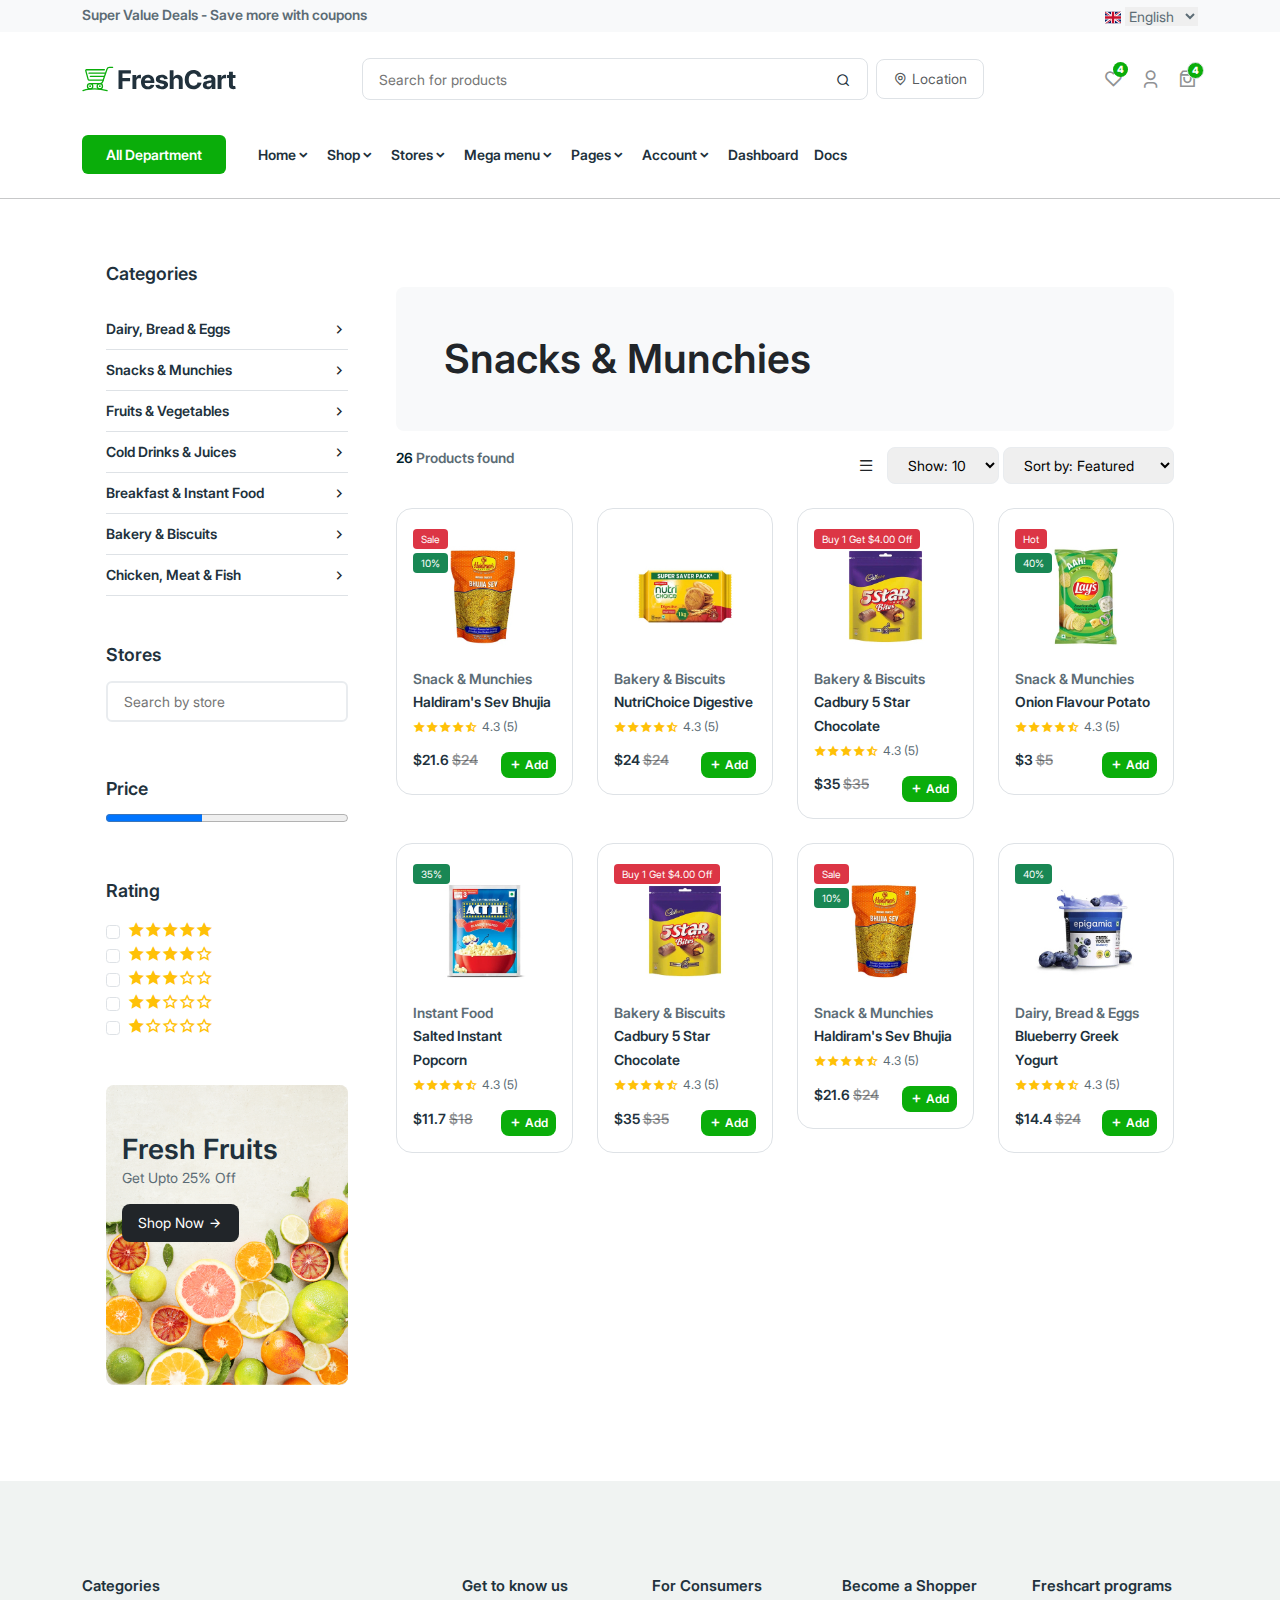
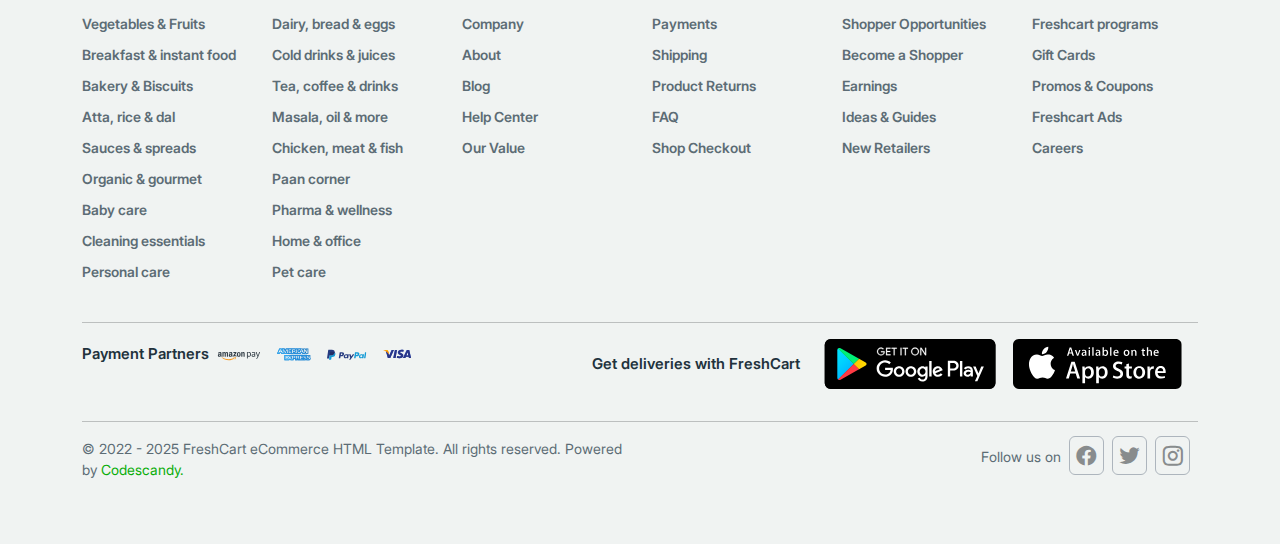
<file: category.html>
<!DOCTYPE html>
<html lang="en">
<head>
    <meta charset="UTF-8">
    <meta name="viewport" content="width=device-width, initial-scale=1.0">
    <title>Categories | FreshCart - eCommerce</title>

    <!-- remix-icon -->
    <link rel="stylesheet" href="remix-icon/remixicon.css" type="text/css">
    <!-- inter font family -->
    <link rel="stylesheet" href="fonts/inter-fonts/stylesheet.css" type="text/css">
    <!-- bootstrap -->
    <link rel="stylesheet" href="css/bootstrap.min.css" type="text/css">
    <!-- main css -->
    <link rel="stylesheet" href="css/category.css" type="text/css">
</head>
<body>
    <!-- header -->
    <header>
        <div class="header-top bg-light p-1">
            <div class="container">
                <div class="d-flex justify-content-between ">
                    <p class="mb-0 fw-semibold">Super Value Deals - Save more with coupons</p>
                    <div class="header-top-select">
                        <img src="images/english.svg" class="img-fluid" alt="english" name="english">
                        <select>
                            <option>English</option>
                            <option>Deutsch</option>
                        </select>
                    </div>
                </div>
            </div>
        </div>    
        <div class="header-middle py-3 align-items-center">
            <div class="container">
                <div class="d-flex justify-content-between align-items-center">
                    <div class="logo align-items-center justify-content-center">
                        <img src="images/freshcart-logo.svg" class="img-fluid" alt="logo" name="logo">
                    </div>
                    <div class="header-search d-flex align-items-center">
                        <form class="border rounded-3 py-2 px-3">
                            <input type="text" class="" placeholder="Search for products">
                            <a href="javascript:void(0)"><i class="ri-search-line"></i></a>
                        </form>
                        <a href="javascript:void(0)" class="py-2 ms-2 px-3 border rounded-3 text-body-secondary"><i class="ri-map-pin-line"></i> Location</a>
                    </div>
                    <ul class="d-flex ps-0 align-items-center justify-content-center text-center pt-3">
                        <li class="position-relative"><a href="wishlist.html" class="text-dark"><i class="ri-heart-line fs-5 pe-3 text-body-tertiary "></i></a><span class="position-absolute rounded-circle fw-bold text-white">4</span></li>
                        <li><a href="javascript:void(0)" class="text-dark" data-bs-toggle="modal" data-bs-target="#exampleModal"><i class="ri-user-3-line fs-5 me-3 text-body-tertiary"></i></a></li>
                        <li class="position-relative"><a href="javascript:void(0)" class="text-dark"><i class="ri-shopping-bag-3-line fs-5 text-body-tertiary"></i></a><span class="position-absolute border rounded-circle fw-bold text-white">4</span></li></li>
                    </ul>
                                        <!-- Button trigger modal -->
                    <!-- <button type="button" class="btn btn-primary" data-bs-toggle="modal" data-bs-target="#exampleModal">
                        Launch demo modal
                    </button> -->
                    
                    <!-- Modal -->
                    <div class="modal fade" id="exampleModal" tabindex="-1" aria-labelledby="exampleModalLabel" aria-hidden="true">
                        <div class="modal-dialog">
                        <div class="modal-content p-4">
                            <div class="modal-header pb-0">
                            <h2 class="modal-title fw-semibold fs-5" id="exampleModalLabel">Sign Up</h2>
                            <button type="button" class="btn-close" data-bs-dismiss="modal" aria-label="Close"></button>
                            </div>
                            <div class="modal-body">
                                <form>
                                    <div class="d-block w-100">
                                        <label class="mb-2 mt-3">Name</label><br>
                                        <input type="text" class="w-100 rounded-2 px-3 py-2 " placeholder="Enter Your Name">
                                    </div>
                                    <div class="d-block w-100">
                                        <label class="mb-2 mt-3">Email address</label><br>
                                        <input type="text" class="w-100 rounded-2 px-3 py-2 " placeholder="Enter Email Address">
                                    </div>
                                    <div class="d-block w-100">
                                        <label class="mb-2 mt-3">Password</label><br>
                                        <input type="password" class="w-100 rounded-2 px-3 py-2 " placeholder="Enter Password">
                                    </div>
                                    <p class="mt-1 mb-3">By Signup, you agree to our <a href="javascript:void(0)">Terms of Service</a> & <a href="javascript:void(0)">Privacy Policy</a></p>
                                    <a href="javascript:void(0)" class="sign-up-btn text-white d-inline-block  mb-4 px-3 py-2 ">Sign Up</a>
                                    <p class="text-center">Already have an account? <a href="sign-in.html">Sign in</a></p>
                                </form>
                            </div>
                            
                        </div>
                        </div>
                    </div>
                </div>
            </div>
        </div>
        <div class="header-main d-block col-12 w-100">
            <div class="container">
                <div class=" d-flex align-items-center">
                    <div class="header-main-button">
                        <a href="javascript:void(0)" class="text-white fw-semibold rounded d-inline-block">All Department</a>
                    </div>
                    <nav class="">
                        <ul class="d-flex">
                            <!-- <li><a href="javascript:void(0)" class="d-flex w-100">All Departments</a></li> -->
                            <li class="pt-3"><a href="index.html" class="fw-semibold me-3 d-inline-block align-items-center">Home<i class="ri-arrow-down-s-line"></i></a></li>
                            <li class="pt-3"><a href="shop.html" class="fw-semibold me-3 d-inline-block align-items-center">Shop<i class="ri-arrow-down-s-line"></i></a></li>
                            <li class="pt-3"><a href="stores.html" class="fw-semibold me-3 d-inline-block align-items-center">Stores<i class="ri-arrow-down-s-line"></i></a></li>
                            <li class="pt-3"><a href="javascript:void(0)" class="fw-semibold me-3 d-inline-block align-items-center">Mega menu<i class="ri-arrow-down-s-line"></i></a></li>
                            <li class="pt-3"><a href="pages.html" class="fw-semibold me-3 d-inline-block align-items-center">Pages<i class="ri-arrow-down-s-line"></i></a></li>
                            <li class="pt-3"><a href="javascript:void(0)" class="fw-semibold me-3 d-inline-block align-items-center">Account<i class="ri-arrow-down-s-line"></i></a></li>
                            <li class="pt-3"><a href="javascript:void(0)" class="fw-semibold me-3 d-inline-block align-items-center">Dashboard</a></li>
                            <li class="pt-3"><a href="javascript:void(0)" class="fw-semibold me-3 d-inline-block align-items-center">Docs</a></li>
                         </ul>
                    </nav>
                </div>
            </div>
        </div>
        <hr>
    </header>

    <div class="container d-flex">
        <!-- aside -->
        <aside class="px-4 pb-5">
            <h5 class="mt-5 mb-4 fw-semibold">Categories</h5>
            <div class="accordion" id="accordionExample">
                <ul class="ps-0">
                    <!-- Accordion Item -->
                    <li>
                        <!-- Header -->
                        <div class="accordion-header border-bottom py-2 d-flex justify-content-between align-items-center" data-bs-toggle="collapse" data-bs-target="#collapseOne" aria-expanded="true" aria-controls="collapseOne">
                            <a href="javascript:void(0)" class="w-100  fw-semibold justify-content-between align-items-center">
                                Dairy, Bread & Eggs
                            </a>
                            <i class="ri-arrow-right-s-line text-end text-right ps-auto" width="10px"></i>
                        </div>
            
                        <!-- Collapsible Body -->
                        <div id="collapseOne" class="accordion-collapse collapse" data-bs-parent="#accordionExample">
                            <ul class=" ps-3 mt-2">
                                <li class="text-dark"><a href="javascript:void(0)" class="d-block fw-semibold py-2">Milk</a></li>
                                <li class="text-dark"><a href="javascript:void(0)" class="d-block fw-semibold py-2">Milk Drinks</a></li>
                                <li class="text-dark"><a href="javascript:void(0)" class="d-block fw-semibold py-2">Curd & Yogurt</a></li>
                                <li class="text-dark"><a href="javascript:void(0)" class="d-block fw-semibold py-2">Eggs</a></li>
                                <li class="text-dark"><a href="javascript:void(0)" class="d-block fw-semibold py-2">Bread</a></li>
                                <li class="text-dark"><a href="javascript:void(0)" class="d-block fw-semibold py-2">Buns & Bakery</a></li>
                                <li class="text-dark"><a href="javascript:void(0)" class="d-block fw-semibold py-2">Butter & More</a></li>
                                <li class="text-dark"><a href="javascript:void(0)" class="d-block fw-semibold py-2">Cheese</a></li>
                                <li class="text-dark"><a href="javascript:void(0)" class="d-block fw-semibold py-2">Paneer & Tofu</a></li>
                                <li class="text-dark"><a href="javascript:void(0)" class="d-block fw-semibold py-2">Cream & Whitener</a></li>
                                <li class="text-dark"><a href="javascript:void(0)" class="d-block fw-semibold py-2">Condensed Milk</a></li>
                                <li class="text-dark"><a href="javascript:void(0)" class="d-block fw-semibold py-2">Vegan Drinks</a></li>
                            </ul>
                        </div>
                    </li>
                    <li>
                        <!-- Header -->
                        <div class="accordion-header border-bottom py-2 d-flex justify-content-between align-items-center" data-bs-toggle="collapse" data-bs-target="#collapsetwo" aria-expanded="true" aria-controls="collapseOne">
                            <a href="javascript:void(0)" class="w-100  fw-semibold justify-content-between align-items-center">
                                Snacks & Munchies
                            </a>
                            <i class="ri-arrow-right-s-line text-end text-right ps-auto" width="10px"></i>
                        </div>
            
                        <!-- Collapsible Body -->
                        <div id="collapsetwo" class="accordion-collapse collapse" data-bs-parent="#accordionExample">
                            <ul class=" ps-3 mt-2">
                                <li class="text-dark"><a href="javascript:void(0)" class="d-block fw-semibold py-2">Chips & Crisps</a></li>
                                <li class="text-dark"><a href="javascript:void(0)" class="d-block fw-semibold py-2">Nachos</a></li>
                                <li class="text-dark"><a href="javascript:void(0)" class="d-block fw-semibold py-2">Popcorn</a></li>
                                <li class="text-dark"><a href="javascript:void(0)" class="d-block fw-semibold py-2">Bhujia & Mixtures</a></li>
                                <li class="text-dark"><a href="javascript:void(0)" class="d-block fw-semibold py-2">Namkeen Snacks</a></li>
                                <li class="text-dark"><a href="javascript:void(0)" class="d-block fw-semibold py-2">Healthy Snacks</a></li>
                                <li class="text-dark"><a href="javascript:void(0)" class="d-block fw-semibold py-2">Cakes & Rolls</a></li>
                                <li class="text-dark"><a href="javascript:void(0)" class="d-block fw-semibold py-2">Energy Bars</a></li>
                                <li class="text-dark"><a href="javascript:void(0)" class="d-block fw-semibold py-2">Papad & Fryums</a></li>
                                <li class="text-dark"><a href="javascript:void(0)" class="d-block fw-semibold py-2">Rusks & Wafers</a></li>
                            </ul>
                        </div>
                    </li>
                    <li>
                        <!-- Header -->
                        <div class="accordion-header border-bottom py-2 d-flex justify-content-between align-items-center" data-bs-toggle="collapse" data-bs-target="#collapsethree" aria-expanded="true" aria-controls="collapseOne">
                            <a href="javascript:void(0)" class="w-100  fw-semibold justify-content-between align-items-center">
                                Fruits & Vegetables
                            </a>
                            <i class="ri-arrow-right-s-line text-end text-right ps-auto" width="10px"></i>
                        </div>
            
                        <!-- Collapsible Body -->
                        <div id="collapsethree" class="accordion-collapse collapse" data-bs-parent="#accordionExample">
                            <ul class=" ps-3 mt-2">
                                <li class="text-dark"><a href="javascript:void(0)" class="d-block fw-semibold py-2">Fresh Vegetables</a></li>
                                <li class="text-dark"><a href="javascript:void(0)" class="d-block fw-semibold py-2">Herbs & Seasonings</a></li>
                                <li class="text-dark"><a href="javascript:void(0)" class="d-block fw-semibold py-2">Fresh Fruits</a></li>
                                <li class="text-dark"><a href="javascript:void(0)" class="d-block fw-semibold py-2">Organic Fruits & Vegetables</a></li>
                                <li class="text-dark"><a href="javascript:void(0)" class="d-block fw-semibold py-2">Cuts & Sprouts</a></li>
                                <li class="text-dark"><a href="javascript:void(0)" class="d-block fw-semibold py-2">Exotic Fruits & Veggies</a></li>
                                <li class="text-dark"><a href="javascript:void(0)" class="d-block fw-semibold py-2">Flower Bouquets, Bunches</a></li>
                            </ul>
                        </div>
                    </li>
                    <li>
                        <!-- Header -->
                        <div class="accordion-header border-bottom py-2 d-flex justify-content-between align-items-center" data-bs-toggle="collapse" data-bs-target="#collapsefour" aria-expanded="true" aria-controls="collapseOne">
                            <a href="javascript:void(0)" class="w-100  fw-semibold justify-content-between align-items-center">
                                Cold Drinks & Juices
                            </a>
                            <i class="ri-arrow-right-s-line text-end text-right ps-auto" width="10px"></i>
                        </div>
            
                        <!-- Collapsible Body -->
                        <div id="collapsefour" class="accordion-collapse collapse" data-bs-parent="#accordionExample">
                            <ul class=" ps-3 mt-2">
                                <li class="text-dark"><a href="javascript:void(0)" class="d-block fw-semibold py-2">Soft Drinks</a></li>
                                <li class="text-dark"><a href="javascript:void(0)" class="d-block fw-semibold py-2">Fruit Juices</a></li>
                                <li class="text-dark"><a href="javascript:void(0)" class="d-block fw-semibold py-2">Coldpress</a></li>
                                <li class="text-dark"><a href="javascript:void(0)" class="d-block fw-semibold py-2">Energy Drinks</a></li>
                                <li class="text-dark"><a href="javascript:void(0)" class="d-block fw-semibold py-2">Water & Ice Cubes</a></li>
                                <li class="text-dark"><a href="javascript:void(0)" class="d-block fw-semibold py-2">Soda & Mixers</a></li>
                                <li class="text-dark"><a href="javascript:void(0)" class="d-block fw-semibold py-2">Concentrates & Syrups</a></li>
                                <li class="text-dark"><a href="javascript:void(0)" class="d-block fw-semibold py-2">Detox & Energy Drinks</a></li>
                                <li class="text-dark"><a href="javascript:void(0)" class="d-block fw-semibold py-2">Juice Collection</a></li>
                                <li class="text-dark"><a href="javascript:void(0)" class="d-block fw-semibold py-2">Cream & Whitener</a></li>
                                <li class="text-dark"><a href="javascript:void(0)" class="d-block fw-semibold py-2">Condensed Milk</a></li>
                                <li class="text-dark"><a href="javascript:void(0)" class="d-block fw-semibold py-2">Vegan Drinks</a></li>
                            </ul>
                        </div>
                    </li>
                    <li>
                        <!-- Header -->
                        <div class="accordion-header border-bottom py-2 d-flex justify-content-between align-items-center" data-bs-toggle="collapse" data-bs-target="#collapsefive" aria-expanded="true" aria-controls="collapseOne">
                            <a href="javascript:void(0)" class="w-100  fw-semibold justify-content-between align-items-center">
                                Breakfast & Instant Food
                            </a>
                            <i class="ri-arrow-right-s-line text-end text-right ps-auto" width="10px"></i>
                        </div>
            
                        <!-- Collapsible Body -->
                        <div id="collapsefive" class="accordion-collapse collapse" data-bs-parent="#accordionExample">
                            <ul class=" ps-3 mt-2">
                                <li class="text-dark"><a href="javascript:void(0)" class="d-block fw-semibold py-2">Batter</a></li>
                                <li class="text-dark"><a href="javascript:void(0)" class="d-block fw-semibold py-2">Breakfast Cereal</a></li>
                                <li class="text-dark"><a href="javascript:void(0)" class="d-block fw-semibold py-2">Noodles, Pasta & Soup</a></li>
                                <li class="text-dark"><a href="javascript:void(0)" class="d-block fw-semibold py-2">Frozen Non-Veg Snackss</a></li>
                                <li class="text-dark"><a href="javascript:void(0)" class="d-block fw-semibold py-2">Frozen Veg</a></li>
                                <li class="text-dark"><a href="javascript:void(0)" class="d-block fw-semibold py-2">Vermicelli</a></li>
                                <li class="text-dark"><a href="javascript:void(0)" class="d-block fw-semibold py-2">Instant Mixes</a></li>
                                <li class="text-dark"><a href="javascript:void(0)" class="d-block fw-semibold py-2">Cheese</a></li>
                                <li class="text-dark"><a href="javascript:void(0)" class="d-block fw-semibold py-2">Paneer & Tofu</a></li>
                                <li class="text-dark"><a href="javascript:void(0)" class="d-block fw-semibold py-2">Cream & Whitener</a></li>
                                <li class="text-dark"><a href="javascript:void(0)" class="d-block fw-semibold py-2">Condensed Milk</a></li>
                                <li class="text-dark"><a href="javascript:void(0)" class="d-block fw-semibold py-2">Vegan Drinks</a></li>
                            </ul>
                        </div>
                    </li>
                    <li>
                        <!-- Header -->
                        <div class="accordion-header border-bottom py-2 d-flex justify-content-between align-items-center" data-bs-toggle="collapse" data-bs-target="#collapsesix" aria-expanded="true" aria-controls="collapseOne">
                            <a href="javascript:void(0)" class="w-100  fw-semibold justify-content-between align-items-center">
                                Bakery & Biscuits
                            </a>
                            <i class="ri-arrow-right-s-line text-end text-right ps-auto" width="10px"></i>
                        </div>
            
                        <!-- Collapsible Body -->
                        <div id="collapsesix" class="accordion-collapse collapse" data-bs-parent="#accordionExample">
                            <ul class=" ps-3 mt-2">
                                <li class="text-dark"><a href="javascript:void(0)" class="d-block fw-semibold py-2">Cookies</a></li>
                                <li class="text-dark"><a href="javascript:void(0)" class="d-block fw-semibold py-2">Glucose & Marie</a></li>
                                <li class="text-dark"><a href="javascript:void(0)" class="d-block fw-semibold py-2">Sweet & Salty</a></li>
                                <li class="text-dark"><a href="javascript:void(0)" class="d-block fw-semibold py-2">Healthy & Digestive</a></li>
                                <li class="text-dark"><a href="javascript:void(0)" class="d-block fw-semibold py-2">Cream Biscuits</a></li>
                                <li class="text-dark"><a href="javascript:void(0)" class="d-block fw-semibold py-2">Rusks & Wafers</a></li>
                                <li class="text-dark"><a href="javascript:void(0)" class="d-block fw-semibold py-2">Cakes & Rolls</a></li>
                                <li class="text-dark"><a href="javascript:void(0)" class="d-block fw-semibold py-2">Buns & Bakery</a></li>
                            </ul>
                        </div>
                    </li>
                    <li>
                        <!-- Header -->
                        <div class="accordion-header border-bottom py-2 d-flex justify-content-between align-items-center" data-bs-toggle="collapse" data-bs-target="#collapseseven" aria-expanded="true" aria-controls="collapseOne">
                            <a href="javascript:void(0)" class="w-100  fw-semibold justify-content-between align-items-center">
                                Chicken, Meat & Fish
                            </a>
                            <i class="ri-arrow-right-s-line text-end text-right ps-auto" width="10px"></i>
                        </div>
            
                        <!-- Collapsible Body -->
                        <div id="collapseseven" class="accordion-collapse collapse" data-bs-parent="#accordionExample">
                            <ul class=" ps-3 mt-2">
                                <li class="text-dark"><a href="javascript:void(0)" class="d-block fw-semibold py-2">Chicken</a></li>
                                <li class="text-dark"><a href="javascript:void(0)" class="d-block fw-semibold py-2">Sausage, Salami & Ham</a></li>
                                <li class="text-dark"><a href="javascript:void(0)" class="d-block fw-semibold py-2">Exotic Meat</a></li>
                                <li class="text-dark"><a href="javascript:void(0)" class="d-block fw-semibold py-2">Eggs</a></li>
                                <li class="text-dark"><a href="javascript:void(0)" class="d-block fw-semibold py-2">Frozen Non-Veg Snacks </a></li>
                            </ul>
                        </div>
                    </li>
                </ul>
            </div>
            <h5 class="mt-5 mb-3 fw-semibold">Stores</h5>
            <input type="search" class="w-100 rounded-2 border-light-subtle px-3 py-2 mb-2" placeholder="Search by store">
            <h5 class="mt-5 mb-2 fw-semibold">Price</h5>
            <progress class="w-100" value="40" max="100"></progress>
            <h5 class="mt-5 mb-3 fw-semibold">Rating</h5>
            <input class="form-check-input mt-2" type="checkbox" value="" id="checkDefault"><i class="ri-star-fill text-warning ps-2"></i><i class="ri-star-fill text-warning"></i><i class="ri-star-fill text-warning"></i><i class="ri-star-fill text-warning"></i><i class="ri-star-fill text-warning"></i><br>
            <input class="form-check-input mt-2" type="checkbox" value="" id="checkDefault"><i class="ri-star-fill text-warning ps-2"></i><i class="ri-star-fill text-warning"></i><i class="ri-star-fill text-warning"></i><i class="ri-star-fill text-warning"></i><i class="ri-star-line text-warning"></i><br>
            <input class="form-check-input mt-2" type="checkbox" value="" id="checkDefault"><i class="ri-star-fill text-warning ps-2"></i><i class="ri-star-fill text-warning"></i><i class="ri-star-fill text-warning"></i><i class="ri-star-line text-warning"></i><i class="ri-star-line text-warning"></i><br>
            <input class="form-check-input mt-2" type="checkbox" value="" id="checkDefault"><i class="ri-star-fill text-warning ps-2"></i><i class="ri-star-fill text-warning"></i><i class="ri-star-line text-warning"></i><i class="ri-star-line text-warning"></i><i class="ri-star-line text-warning"></i><br>
            <input class="form-check-input mt-2" type="checkbox" value="" id="checkDefault"><i class="ri-star-fill text-warning ps-2"></i><i class="ri-star-line text-warning"></i><i class="ri-star-line text-warning"></i><i class="ri-star-line text-warning"></i><i class="ri-star-line text-warning"></i><br>
            <div class="aside-offer px-3 py-5 my-5 rounded-3">
                <h3 class="fw-semibold mb-0">Fresh Fruits</h3>
                <p>Get Upto 25% Off</p>
                <a href="javascript:void(0)" class="text-white px-3 py-2 d-inline-block bg-dark rounded-3">Shop Now <i class="ri-arrow-right-line"></i></a>
            </div>
        </aside>


        <main class="px-4 my-5">
            <!-- categoty -->
            <section class="category my-4">
                <div class="category-title  mb-3">
                    <h1 class="p-5 fw-semibold rounded-3 bg-light">Snacks & Munchies</h1>
                </div>
                <div class="category-filter mb-4 d-flex justify-content-between align-items-center">
                    <p class="fw-semibold"><span>26 </span>Products found</p>
                    <div class="align-items-center">
                        <i class="ri-menu-line me-2"></i>
                        <select class="px-3 py-2 rounded-3 border-light-subtle">
                            <option>Show: 10</option>
                            <option>10</option>
                            <option>20</option>
                            <option>30</option>
                        </select>
                        <select class="px-3 py-2 rounded-3 border-light-subtle">
                            <option>Sort by: Featured</option>
                            <option>Price: Low to High</option>
                            <option>Price: High to Low</option>
                            <option>Release Date</option>
                            <option>Avg. Rating</option>
                        </select>
                    </div>
                </div>
                <div class="row">
                    <div class="col-lg-3">
                        <div class="poproduct-type mb-4 px-3 py-3 position-relative border rounded rounded-3 px-3 py-3 border rounded rounded-4">
                            <div class="poproduct-offer position-absolute top-1 start-1">
                                <h6 class="red-title bg-danger text-white d-inline-block mb-0 px-2 py-1 rounded-1">Sale</h6><br>
                                <h6 class="green-title bg-success text-white d-inline-block px-2 py-1 rounded-1">10%</h6>
                            </div>
                            <a href="javascript:void(0)">
                                <img src="images/product-img-1.jpg" class="img-fluid" alt="product" name="product">
                            </a>
                            <div class="poproduct-content">
                                <p class="mb-0 fw-semibold">Snack & Munchies</p>
                                <a href="javascript:void(0)" class="fw-semibold">Haldiram's Sev Bhujia</a><br>
                                <span><i class="ri-star-fill text-warning"></i><i class="ri-star-fill text-warning"></i><i class="ri-star-fill text-warning"></i><i class="ri-star-fill text-warning"></i><i class="ri-star-half-fill text-warning"></i> <p class="d-inline-block ">4.3 (5)</p></span>
                                <div class="poproduct-button d-flex align-items-center justify-content-between">
                                    <h5 class="fw-semibold ">$21.6 <del class="text-body-tertiary">$24</del></h5>
                                    <a href="javascript:void(0)" class="fw-semibold d-inline-block px-2 py-1 rounded-3 text-white"><i class="ri-add-line"></i> Add</a>  
                                </div>
                            </div>
                            <ul class="d-flex text-center opacity-0 ps-0 align-items-center justify-content-center position-absolute">
                                <li><a href="javascript:void(0)"><i class="ri-eye-line fw-light fs-5 p-2 border rounded-3 bg-white me-1 shadow" data-bs-toggle="tooltip" data-bs-placement="top" data-bs-title="Quick View"></i></a></li>
                                <li><a href="javascript:void(0)"><i class="ri-heart-line fw-light fs-5 p-2 border rounded-3 bg-white me-1 shadow" data-bs-toggle="tooltip" data-bs-placement="top" data-bs-title="Wishlist"></i></a></li>
                                <li><a href="javascript:void(0)"><i class="ri-arrow-left-right-line fw-light fs-5 p-2 border rounded-3 bg-white shadow" data-bs-toggle="tooltip" data-bs-placement="top" data-bs-title="Compare"></i></a></li>
                            </ul>
                        </div>
                    </div>
                    <div class="col-lg-3">
                        <div class="poproduct-type mb-4 px-3 py-3 position-relative border rounded rounded-3 px-3 py-3 border rounded rounded-4">
                            <!-- <div class="poproduct-offer position-absolute top-1 start-1">
                                <h6 class="red-title bg-danger text-white d-inline-block mb-0 px-2 py-1 rounded-1">Sale</h6><br>
                                <h6 class="green-title bg-success text-white d-inline-block px-2 py-1 rounded-1">10%</h6>
                            </div> -->
                            <a href="javascript:void(0)">
                                <img src="images/product-img-2.jpg" class="img-fluid" alt="product" name="product">
                            </a>
                            <div class="poproduct-content">
                                <p class="mb-0 fw-semibold">Bakery & Biscuits</p>
                                <a href="javascript:void(0)" class="fw-semibold">NutriChoice Digestive</a><br>
                                <span><i class="ri-star-fill text-warning"></i><i class="ri-star-fill text-warning"></i><i class="ri-star-fill text-warning"></i><i class="ri-star-fill text-warning"></i><i class="ri-star-half-fill text-warning"></i> <p class="d-inline-block ">4.3 (5)</p></span>
                                <div class="poproduct-button d-flex align-items-center justify-content-between">
                                    <h5 class="fw-semibold ">$24 <del class="text-body-tertiary">$24</del></h5>
                                    <a href="javascript:void(0)" class="fw-semibold d-inline-block px-2 py-1 rounded-3 text-white"><i class="ri-add-line"></i> Add</a>  
                                </div>
                            </div>
                            <ul class="d-flex text-center opacity-0 ps-0 align-items-center justify-content-center position-absolute">
                                <li><a href="javascript:void(0)"><i class="ri-eye-line fw-light fs-5 p-2 border rounded-3 bg-white me-1 shadow" data-bs-toggle="tooltip" data-bs-placement="top" data-bs-title="Quick View"></i></a></li>
                                <li><a href="javascript:void(0)"><i class="ri-heart-line fw-light fs-5 p-2 border rounded-3 bg-white me-1 shadow" data-bs-toggle="tooltip" data-bs-placement="top" data-bs-title="Wishlist"></i></a></li>
                                <li><a href="javascript:void(0)"><i class="ri-arrow-left-right-line fw-light fs-5 p-2 border rounded-3 bg-white shadow" data-bs-toggle="tooltip" data-bs-placement="top" data-bs-title="Compare"></i></a></li>
                            </ul>
                        </div>
                    </div>
                    <div class="col-lg-3">
                        <div class="poproduct-type mb-4 px-3 py-3 position-relative border rounded rounded-3 px-3 py-3 border rounded rounded-4">
                            <div class="poproduct-offer position-absolute top-1 start-1">
                                <h6 class="red-title bg-danger text-white d-inline-block mb-0 px-2 py-1 rounded-1">Buy 1 Get $4.00 Off</h6><br>
                                <!-- <h6 class="green-title bg-success text-white d-inline-block px-2 py-1 rounded-1">10%</h6> -->
                            </div>
                            <a href="javascript:void(0)">
                                <img src="images/product-img-3.jpg" class="img-fluid" alt="product" name="product">
                            </a>
                            <div class="poproduct-content">
                                <p class="mb-0 fw-semibold">Bakery & Biscuits</p>
                                <a href="javascript:void(0)" class="fw-semibold">Cadbury 5 Star Chocolate</a><br>
                                <span><i class="ri-star-fill text-warning"></i><i class="ri-star-fill text-warning"></i><i class="ri-star-fill text-warning"></i><i class="ri-star-fill text-warning"></i><i class="ri-star-half-fill text-warning"></i> <p class="d-inline-block ">4.3 (5)</p></span>
                                <div class="poproduct-button d-flex align-items-center justify-content-between">
                                    <h5 class="fw-semibold ">$35 <del class="text-body-tertiary">$35</del></h5>
                                    <a href="javascript:void(0)" class="fw-semibold d-inline-block px-2 py-1 rounded-3 text-white"><i class="ri-add-line"></i> Add</a>  
                                </div>
                            </div>
                            <ul class="d-flex text-center opacity-0 ps-0 align-items-center justify-content-center position-absolute">
                                <li><a href="javascript:void(0)"><i class="ri-eye-line fw-light fs-5 p-2 border rounded-3 bg-white me-1 shadow" data-bs-toggle="tooltip" data-bs-placement="top" data-bs-title="Quick View"></i></a></li>
                                <li><a href="javascript:void(0)"><i class="ri-heart-line fw-light fs-5 p-2 border rounded-3 bg-white me-1 shadow" data-bs-toggle="tooltip" data-bs-placement="top" data-bs-title="Wishlist"></i></a></li>
                                <li><a href="javascript:void(0)"><i class="ri-arrow-left-right-line fw-light fs-5 p-2 border rounded-3 bg-white shadow" data-bs-toggle="tooltip" data-bs-placement="top" data-bs-title="Compare"></i></a></li>
                            </ul>
                        </div>
                    </div>
                    <div class="col-lg-3">
                        <div class="poproduct-type mb-4 px-3 py-3 position-relative border rounded rounded-3 px-3 py-3 border rounded rounded-4">
                            <div class="poproduct-offer position-absolute top-1 start-1">
                                <h6 class="red-title bg-danger text-white d-inline-block mb-0 px-2 py-1 rounded-1">Hot</h6><br>
                                <h6 class="green-title bg-success text-white d-inline-block px-2 py-1 rounded-1">40%</h6>
                            </div>
                            <a href="javascript:void(0)">
                                <img src="images/product-img-4.jpg" class="img-fluid" alt="product" name="product">
                            </a>
                            <div class="poproduct-content">
                                <p class="mb-0 fw-semibold">Snack & Munchies</p>
                                <a href="javascript:void(0)" class="fw-semibold">Onion Flavour Potato</a><br>
                                <span><i class="ri-star-fill text-warning"></i><i class="ri-star-fill text-warning"></i><i class="ri-star-fill text-warning"></i><i class="ri-star-fill text-warning"></i><i class="ri-star-half-fill text-warning"></i> <p class="d-inline-block ">4.3 (5)</p></span>
                                <div class="poproduct-button d-flex align-items-center justify-content-between">
                                    <h5 class="fw-semibold ">$3 <del class="text-body-tertiary">$5</del></h5>
                                    <a href="javascript:void(0)" class="fw-semibold d-inline-block px-2 py-1 rounded-3 text-white"><i class="ri-add-line"></i> Add</a>  
                                </div>
                            </div>
                            <ul class="d-flex text-center opacity-0 ps-0 align-items-center justify-content-center position-absolute">
                                <li><a href="javascript:void(0)"><i class="ri-eye-line fw-light fs-5 p-2 border rounded-3 bg-white me-1 shadow" data-bs-toggle="tooltip" data-bs-placement="top" data-bs-title="Quick View"></i></a></li>
                                <li><a href="javascript:void(0)"><i class="ri-heart-line fw-light fs-5 p-2 border rounded-3 bg-white me-1 shadow" data-bs-toggle="tooltip" data-bs-placement="top" data-bs-title="Wishlist"></i></a></li>
                                <li><a href="javascript:void(0)"><i class="ri-arrow-left-right-line fw-light fs-5 p-2 border rounded-3 bg-white shadow" data-bs-toggle="tooltip" data-bs-placement="top" data-bs-title="Compare"></i></a></li>
                            </ul>
                        </div>
                    </div>
                    <div class="col-lg-3">
                        <div class="poproduct-type mb-4 px-3 py-3 position-relative border rounded rounded-3 px-3 py-3 border rounded rounded-4">
                            <div class="poproduct-offer position-absolute top-1 start-1">
                                <!-- <h6 class="red-title bg-danger text-white d-inline-block mb-0 px-2 py-1 rounded-1">Sale</h6><br> -->
                                <h6 class="green-title bg-success text-white d-inline-block px-2 py-1 rounded-1">35%</h6>
                            </div>
                            <a href="javascript:void(0)">
                                <img src="images/product-img-5.jpg" class="img-fluid" alt="product" name="product">
                            </a>
                            <div class="poproduct-content">
                                <p class="mb-0 fw-semibold">Instant Food</p>
                                <a href="javascript:void(0)" class="fw-semibold">Salted Instant Popcorn</a><br>
                                <span><i class="ri-star-fill text-warning"></i><i class="ri-star-fill text-warning"></i><i class="ri-star-fill text-warning"></i><i class="ri-star-fill text-warning"></i><i class="ri-star-half-fill text-warning"></i> <p class="d-inline-block ">4.3 (5)</p></span>
                                <div class="poproduct-button d-flex align-items-center justify-content-between">
                                    <h5 class="fw-semibold ">$11.7 <del class="text-body-tertiary">$18</del></h5>
                                    <a href="javascript:void(0)" class="fw-semibold d-inline-block px-2 py-1 rounded-3 text-white"><i class="ri-add-line"></i> Add</a>  
                                </div>
                            </div>
                            <ul class="d-flex text-center opacity-0 ps-0 align-items-center justify-content-center position-absolute">
                                <li><a href="javascript:void(0)"><i class="ri-eye-line fw-light fs-5 p-2 border rounded-3 bg-white me-1 shadow" data-bs-toggle="tooltip" data-bs-placement="top" data-bs-title="Quick View"></i></a></li>
                                <li><a href="javascript:void(0)"><i class="ri-heart-line fw-light fs-5 p-2 border rounded-3 bg-white me-1 shadow" data-bs-toggle="tooltip" data-bs-placement="top" data-bs-title="Wishlist"></i></a></li>
                                <li><a href="javascript:void(0)"><i class="ri-arrow-left-right-line fw-light fs-5 p-2 border rounded-3 bg-white shadow" data-bs-toggle="tooltip" data-bs-placement="top" data-bs-title="Compare"></i></a></li>
                            </ul>
                        </div>
                    </div>
                    <div class="col-lg-3">
                        <div class="poproduct-type mb-4 px-3 py-3 position-relative border rounded rounded-3 px-3 py-3 border rounded rounded-4">
                            <div class="poproduct-offer position-absolute top-1 start-1">
                                <h6 class="red-title bg-danger text-white d-inline-block mb-0 px-2 py-1 rounded-1">Buy 1 Get $4.00 Off</h6><br>
                                <!-- <h6 class="green-title bg-success text-white d-inline-block px-2 py-1 rounded-1">10%</h6> -->
                            </div>
                            <a href="javascript:void(0)">
                                <img src="images/product-img-3.jpg" class="img-fluid" alt="product" name="product">
                            </a>
                            <div class="poproduct-content">
                                <p class="mb-0 fw-semibold">Bakery & Biscuits</p>
                                <a href="javascript:void(0)" class="fw-semibold">Cadbury 5 Star Chocolate</a><br>
                                <span><i class="ri-star-fill text-warning"></i><i class="ri-star-fill text-warning"></i><i class="ri-star-fill text-warning"></i><i class="ri-star-fill text-warning"></i><i class="ri-star-half-fill text-warning"></i> <p class="d-inline-block ">4.3 (5)</p></span>
                                <div class="poproduct-button d-flex align-items-center justify-content-between">
                                    <h5 class="fw-semibold ">$35 <del class="text-body-tertiary">$35</del></h5>
                                    <a href="javascript:void(0)" class="fw-semibold d-inline-block px-2 py-1 rounded-3 text-white"><i class="ri-add-line"></i> Add</a>  
                                </div>
                            </div>
                            <ul class="d-flex text-center opacity-0 ps-0 align-items-center justify-content-center position-absolute">
                                <li><a href="javascript:void(0)"><i class="ri-eye-line fw-light fs-5 p-2 border rounded-3 bg-white me-1 shadow" data-bs-toggle="tooltip" data-bs-placement="top" data-bs-title="Quick View"></i></a></li>
                                <li><a href="javascript:void(0)"><i class="ri-heart-line fw-light fs-5 p-2 border rounded-3 bg-white me-1 shadow" data-bs-toggle="tooltip" data-bs-placement="top" data-bs-title="Wishlist"></i></a></li>
                                <li><a href="javascript:void(0)"><i class="ri-arrow-left-right-line fw-light fs-5 p-2 border rounded-3 bg-white shadow" data-bs-toggle="tooltip" data-bs-placement="top" data-bs-title="Compare"></i></a></li>
                            </ul>
                        </div>
                    </div>
                    <div class="col-lg-3">
                        <div class="poproduct-type mb-4 px-3 py-3 position-relative border rounded rounded-3 px-3 py-3 border rounded rounded-4">
                            <div class="poproduct-offer position-absolute top-1 start-1">
                                <h6 class="red-title bg-danger text-white d-inline-block mb-0 px-2 py-1 rounded-1">Sale</h6><br>
                                <h6 class="green-title bg-success text-white d-inline-block px-2 py-1 rounded-1">10%</h6>
                            </div>
                            <a href="javascript:void(0)">
                                <img src="images/product-img-1.jpg" class="img-fluid" alt="product" name="product">
                            </a>
                            <div class="poproduct-content">
                                <p class="mb-0 fw-semibold">Snack & Munchies</p>
                                <a href="javascript:void(0)" class="fw-semibold">Haldiram's Sev Bhujia</a><br>
                                <span><i class="ri-star-fill text-warning"></i><i class="ri-star-fill text-warning"></i><i class="ri-star-fill text-warning"></i><i class="ri-star-fill text-warning"></i><i class="ri-star-half-fill text-warning"></i> <p class="d-inline-block ">4.3 (5)</p></span>
                                <div class="poproduct-button d-flex align-items-center justify-content-between">
                                    <h5 class="fw-semibold ">$21.6 <del class="text-body-tertiary">$24</del></h5>
                                    <a href="javascript:void(0)" class="fw-semibold d-inline-block px-2 py-1 rounded-3 text-white"><i class="ri-add-line"></i> Add</a>  
                                </div>
                            </div>
                            <ul class="d-flex text-center opacity-0 ps-0 align-items-center justify-content-center position-absolute">
                                <li><a href="javascript:void(0)"><i class="ri-eye-line fw-light fs-5 p-2 border rounded-3 bg-white me-1 shadow" data-bs-toggle="tooltip" data-bs-placement="top" data-bs-title="Quick View"></i></a></li>
                                <li><a href="javascript:void(0)"><i class="ri-heart-line fw-light fs-5 p-2 border rounded-3 bg-white me-1 shadow" data-bs-toggle="tooltip" data-bs-placement="top" data-bs-title="Wishlist"></i></a></li>
                                <li><a href="javascript:void(0)"><i class="ri-arrow-left-right-line fw-light fs-5 p-2 border rounded-3 bg-white shadow" data-bs-toggle="tooltip" data-bs-placement="top" data-bs-title="Compare"></i></a></li>
                            </ul>
                        </div>
                    </div>
                    <div class="col-lg-3">
                        <div class="poproduct-type mb-4 px-3 py-3 position-relative border rounded rounded-3 px-3 py-3 border rounded rounded-4">
                            <div class="poproduct-offer position-absolute top-1 start-1">
                                <!-- <h6 class="red-title bg-danger text-white d-inline-block mb-0 px-2 py-1 rounded-1">Sale</h6><br> -->
                                <h6 class="green-title bg-success text-white d-inline-block px-2 py-1 rounded-1">40%</h6>
                            </div>
                            <a href="javascript:void(0)">
                                <img src="images/product-img-6.jpg" class="img-fluid" alt="product" name="product">
                            </a>
                            <div class="poproduct-content">
                                <p class="mb-0 fw-semibold">Dairy, Bread & Eggs</p>
                                <a href="javascript:void(0)" class="fw-semibold">Blueberry Greek Yogurt</a><br>
                                <span><i class="ri-star-fill text-warning"></i><i class="ri-star-fill text-warning"></i><i class="ri-star-fill text-warning"></i><i class="ri-star-fill text-warning"></i><i class="ri-star-half-fill text-warning"></i> <p class="d-inline-block ">4.3 (5)</p></span>
                                <div class="poproduct-button d-flex align-items-center justify-content-between">
                                    <h5 class="fw-semibold ">$14.4 <del class="text-body-tertiary">$24</del></h5>
                                    <a href="javascript:void(0)" class="fw-semibold d-inline-block px-2 py-1 rounded-3 text-white"><i class="ri-add-line"></i> Add</a>  
                                </div>
                            </div>
                            <ul class="d-flex text-center opacity-0 ps-0 align-items-center justify-content-center position-absolute">
                                <li><a href="javascript:void(0)"><i class="ri-eye-line fw-light fs-5 p-2 border rounded-3 bg-white me-1 shadow" data-bs-toggle="tooltip" data-bs-placement="top" data-bs-title="Quick View"></i></a></li>
                                <li><a href="javascript:void(0)"><i class="ri-heart-line fw-light fs-5 p-2 border rounded-3 bg-white me-1 shadow" data-bs-toggle="tooltip" data-bs-placement="top" data-bs-title="Wishlist"></i></a></li>
                                <li><a href="javascript:void(0)"><i class="ri-arrow-left-right-line fw-light fs-5 p-2 border rounded-3 bg-white shadow" data-bs-toggle="tooltip" data-bs-placement="top" data-bs-title="Compare"></i></a></li>
                            </ul>
                        </div>
                    </div>
                </div>

               
            </section>

           
        </main>
    </div>

    <!-- footer -->
    <footer class="py-5 ">
        <div class="container">
            <div class="row">
                <div class="col-lg-4">
                    <h6 class="mt-5 mb-3 fw-semibold">Categories</h6>
                    <div class="row">
                        <div class="col-lg-6">
                            <ul class="ps-0">
                                <li><a href="javascript:void(0)" class="mb-2 fw-semibold d-inline-block">Vegetables & Fruits</a></li>
                                <li><a href="javascript:void(0)" class="mb-2 fw-semibold d-inline-block">Breakfast & instant food</a></li>
                                <li><a href="javascript:void(0)" class="mb-2 fw-semibold d-inline-block">Bakery & Biscuits</a></li>
                                <li><a href="javascript:void(0)" class="mb-2 fw-semibold d-inline-block">Atta, rice & dal</a></li>
                                <li><a href="javascript:void(0)" class="mb-2 fw-semibold d-inline-block">Sauces & spreads</a></li>
                                <li><a href="javascript:void(0)" class="mb-2 fw-semibold d-inline-block">Organic & gourmet</a></li>
                                <li><a href="javascript:void(0)" class="mb-2 fw-semibold d-inline-block">Baby care</a></li>
                                <li><a href="javascript:void(0)" class="mb-2 fw-semibold d-inline-block">Cleaning essentials</a></li>
                                <li><a href="javascript:void(0)" class="mb-2 fw-semibold d-inline-block">Personal care</a></li>
                            </ul>
                        </div>
                        <div class="col-lg-6">
                            <ul class="ps-0">
                                <li><a href="javascript:void(0)" class="mb-2 fw-semibold d-inline-block">Dairy, bread & eggs</a></li>
                                <li><a href="javascript:void(0)" class="mb-2 fw-semibold d-inline-block">Cold drinks & juices</a></li>
                                <li><a href="javascript:void(0)" class="mb-2 fw-semibold d-inline-block">Tea, coffee & drinks</a></li>
                                <li><a href="javascript:void(0)" class="mb-2 fw-semibold d-inline-block">Masala, oil & more</a></li>
                                <li><a href="javascript:void(0)" class="mb-2 fw-semibold d-inline-block">Chicken, meat & fish</a></li>
                                <li><a href="javascript:void(0)" class="mb-2 fw-semibold d-inline-block">Paan corner</a></li>
                                <li><a href="javascript:void(0)" class="mb-2 fw-semibold d-inline-block">Pharma & wellness</a></li>
                                <li><a href="javascript:void(0)" class="mb-2 fw-semibold d-inline-block">Home & office</a></li>
                                <li><a href="javascript:void(0)" class="mb-2 fw-semibold d-inline-block">Pet care</a></li>
                            </ul>
                        </div> 
                    </div>
                </div>
                <div class="col-lg-8">
                    <div class="row">
                        <div class="col-lg-3">
                            <h6 class="mt-5 mb-3 fw-semibold">Get to know us</h6>
                            <ul class="ps-0">
                                <li><a href="javascript:void(0)" class="mb-2 fw-semibold d-inline-block">Company</a></li>
                                <li><a href="javascript:void(0)" class="mb-2 fw-semibold d-inline-block">About</a></li>
                                <li><a href="javascript:void(0)" class="mb-2 fw-semibold d-inline-block">Blog</a></li>
                                <li><a href="javascript:void(0)" class="mb-2 fw-semibold d-inline-block">Help Center</a></li>
                                <li><a href="javascript:void(0)" class="mb-2 fw-semibold d-inline-block">Our Value</a></li>
                            </ul>
                        </div>
                        <div class="col-lg-3">
                            <h6 class="mt-5 mb-3 fw-semibold">For Consumers</h6>
                            <ul class="ps-0">
                                <li><a href="javascript:void(0)" class="mb-2 fw-semibold d-inline-block">Payments</a></li>
                                <li><a href="javascript:void(0)" class="mb-2 fw-semibold d-inline-block">Shipping</a></li>
                                <li><a href="javascript:void(0)" class="mb-2 fw-semibold d-inline-block">Product Returns</a></li>
                                <li><a href="javascript:void(0)" class="mb-2 fw-semibold d-inline-block">FAQ</a></li>
                                <li><a href="javascript:void(0)" class="mb-2 fw-semibold d-inline-block">Shop Checkout</a></li>
                            </ul>
                        </div>
                        <div class="col-lg-3">
                            <h6 class="mt-5 mb-3 fw-semibold">Become a Shopper</h6>
                            <ul class="ps-0">
                                <li><a href="javascript:void(0)" class="mb-2 fw-semibold d-inline-block">Shopper Opportunities</a></li>
                                <li><a href="javascript:void(0)" class="mb-2 fw-semibold d-inline-block">Become a Shopper</a></li>
                                <li><a href="javascript:void(0)" class="mb-2 fw-semibold d-inline-block">Earnings</a></li>
                                <li><a href="javascript:void(0)" class="mb-2 fw-semibold d-inline-block">Ideas & Guides</a></li>
                                <li><a href="javascript:void(0)" class="mb-2 fw-semibold d-inline-block">New Retailers</a></li>
                            </ul>
                        </div>
                        <div class="col-lg-3">
                            <h6 class="mt-5 mb-3 fw-semibold">Freshcart programs</h6>
                            <ul class="ps-0">
                                <li><a href="javascript:void(0)" class="mb-2 fw-semibold d-inline-block">Freshcart programs</a></li>
                                <li><a href="javascript:void(0)" class="mb-2 fw-semibold d-inline-block">Gift Cards</a></li>
                                <li><a href="javascript:void(0)" class="mb-2 fw-semibold d-inline-block">Promos & Coupons</a></li>
                                <li><a href="javascript:void(0)" class="mb-2 fw-semibold d-inline-block">Freshcart Ads</a></li>
                                <li><a href="javascript:void(0)" class="mb-2 fw-semibold d-inline-block">Careers</a></li>
                            </ul>
                        </div>
                    </div>
                </div>
            </div>
            <hr>
            <div class="partners justify-content-between align-items-center">
                <div class="row">
                    <div class="col-lg-4">
                        <div class="payment-partner">
                            <ul class="ps-0 d-flex align-items-center">
                                <li><h6 class="fw-semibold mb-0">Payment Partners</h6></li>
                                <li><a href="javascript:void(0)" class="mx-2"><img src="images/amazonpay.svg" class="img-fluid" alt="payment-partner" name="payment-partner"></a></li>
                                <li><a href="javascript:void(0)" class="mx-2"><img src="images/american-express.svg" class="img-fluid" alt="payment-partner" name="payment-partner"></a></li>
                                <li><a href="javascript:void(0)" class="mx-2"><img src="images/paypal.svg" class="img-fluid" alt="payment-partner" name="payment-partner"></a></li>
                                <li><a href="javascript:void(0)" class="mx-2"><img src="images/visa.svg" class="img-fluid" alt="payment-partner" name="payment-partner"></a></li>
                            </ul>
                        </div>
                    </div>
                    <div class="col-lg-8">
                        <div class="app-partner align-items-right d-flex justify-content-end">
                            <ul class="ps-0 d-flex align-items-center">
                                <li><h6 class="fw-semibold mb-0 me-4">Get deliveries with FreshCart</h6></li>
                                <li><a href="javascript:void(0)" class="me-3"><img src="images/googleplay-btn.svg" class="img-fluid" alt=""></a></li>
                                <li><a href="javascript:void(0)" class="me-3"><img src="images/appstore-btn.svg" class="img-fluid" alt=""></a></li>
                            </ul>
                        </div>
                    </div>
                </div>
            </div>
            <hr>
            <div class="copiright">
                <div class="row">
                    <div class="col-lg-6">
                        <p>© 2022 - 2025 FreshCart eCommerce HTML Template. All rights reserved. Powered by <span><a href="javascript:void(0)">Codescandy.</a></span></p>
                    </div>
                    <div class="col-lg-6 ">
                        <ul class="d-flex ps-0 ms-auto align-items-center justify-content-end">
                            <li><p class="mb-0 me-2 d-inline-block">Follow us on</p></li>
                            <li><a href="javascript:void(0)" class="text-body-tertiary me-2 fs-4 p-1 border rounded border-dark-subtle rounded-2"><i class="ri-facebook-circle-fill"></i></a></li>
                            <li><a href="javascript:void(0)" class="text-body-tertiary me-2 fs-4 p-1 border rounded border-dark-subtle rounded-2"><i class="ri-twitter-fill"></i></a></li>
                            <li><a href="javascript:void(0)" class="text-body-tertiary me-2 fs-4 p-1 border rounded border-dark-subtle rounded-2"><i class="ri-instagram-line"></i></a></li>
                        </ul>
                    </div>
                </div>
            </div>
        </div>
    </footer>





    <script src="js/bootstrap.bundle.min.js"></script>
    <script>
        document.addEventListener('DOMContentLoaded', function () {
            var tooltipTriggerList = [].slice.call(document.querySelectorAll('[data-bs-toggle="tooltip"]'));
            tooltipTriggerList.forEach(function (tooltipTriggerEl) {
                new bootstrap.Tooltip(tooltipTriggerEl);
            });
        });
    </script>
    
</body>
</html>
</file>
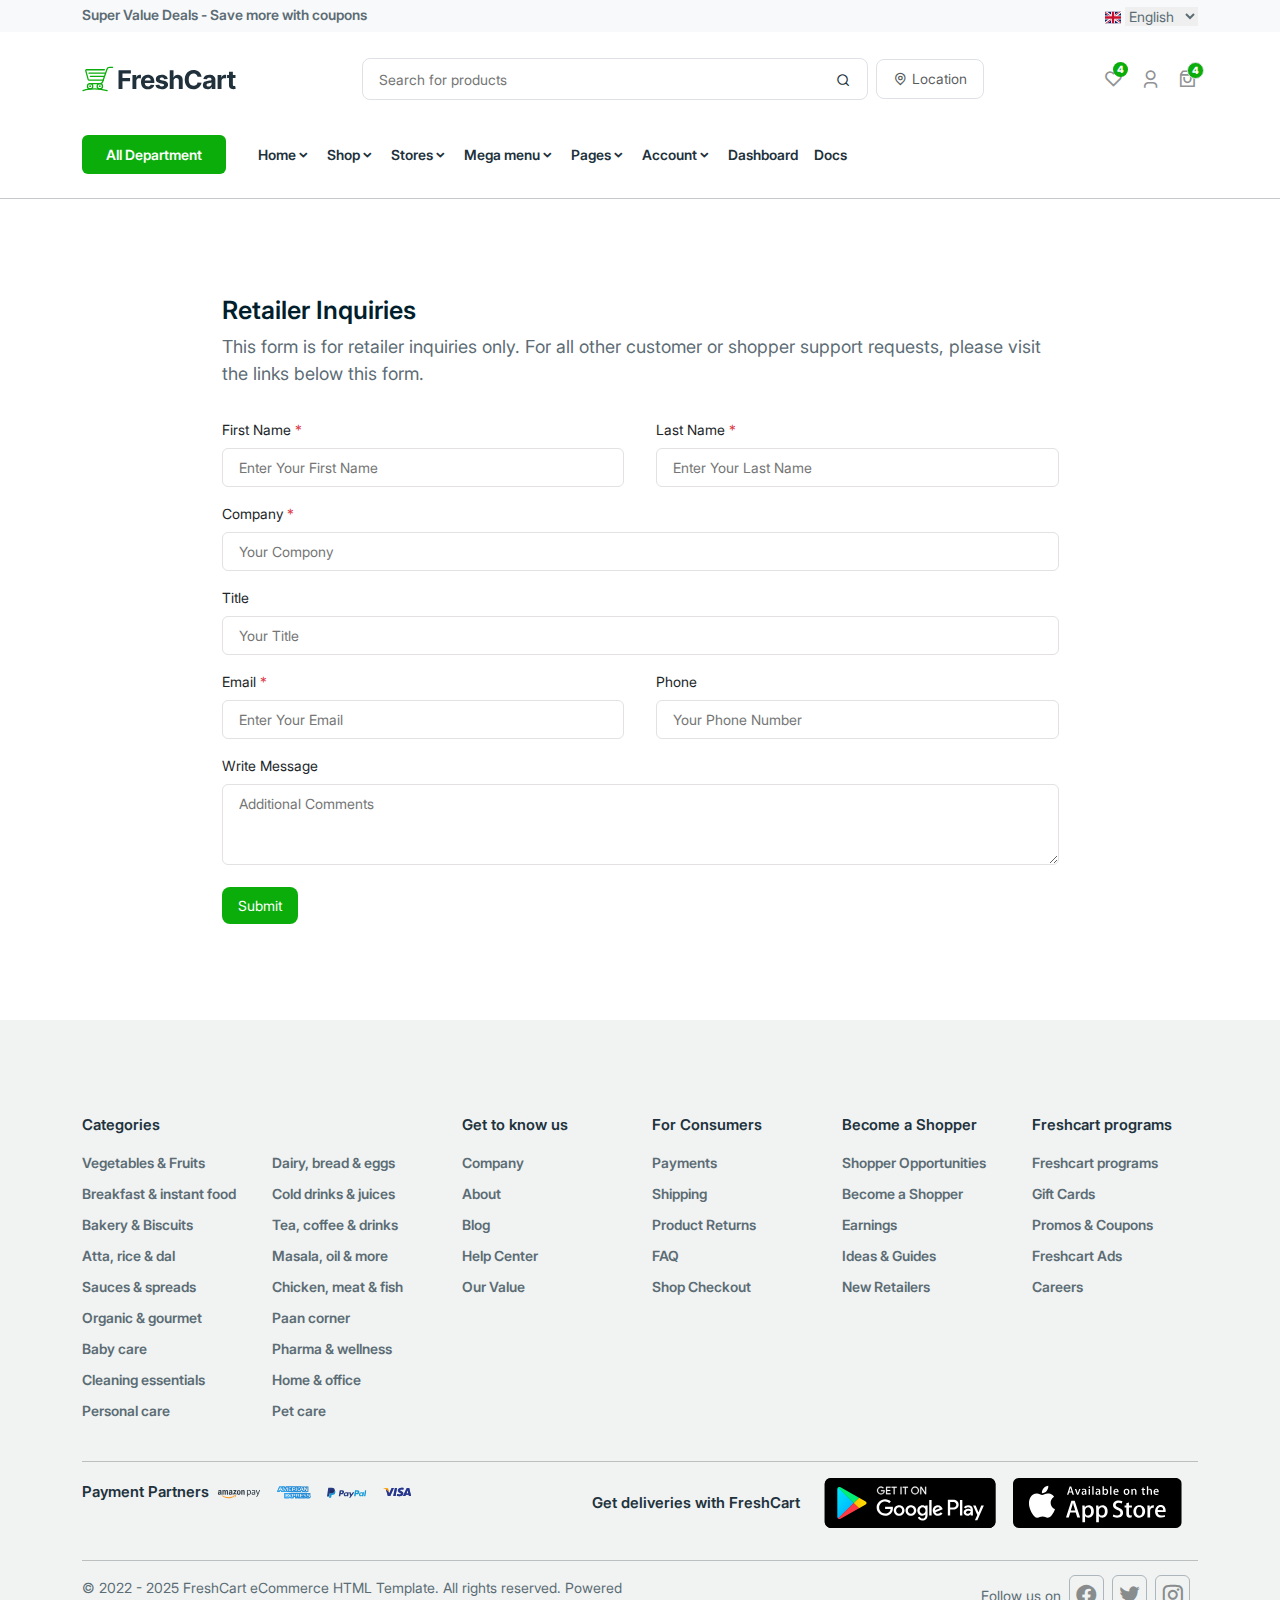
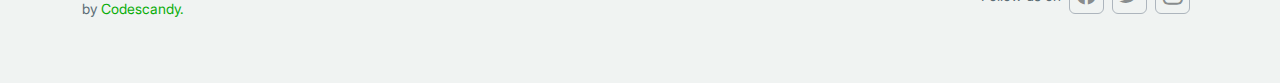
<file: contact.html>
<!DOCTYPE html>
<html lang="en">
<head>
    <meta charset="UTF-8">
    <meta name="viewport" content="width=device-width, initial-scale=1.0">
    <title>Contact Us | FreshCart - eCommerce</title>

    <!-- remix-icon -->
    <link rel="stylesheet" href="remix-icon/remixicon.css" type="text/css">
    <!-- inter font family -->
    <link rel="stylesheet" href="fonts/inter-fonts/stylesheet.css" type="text/css">
    <!-- bootstrap -->
    <link rel="stylesheet" href="css/bootstrap.min.css" type="text/css">
    <!-- main css -->
    <link rel="stylesheet" href="css/contact.css" type="text/css">
</head>
<body>
    <!-- header -->
    <header>
        <div class="header-top bg-light p-1">
            <div class="container">
                <div class="d-flex justify-content-between ">
                    <p class="mb-0 fw-semibold">Super Value Deals - Save more with coupons</p>
                    <div class="header-top-select">
                        <img src="images/english.svg" class="img-fluid" alt="english" name="english">
                        <select>
                            <option>English</option>
                            <option>Deutsch</option>
                        </select>
                    </div>
                </div>
            </div>
        </div>    
        <div class="header-middle py-3 align-items-center">
            <div class="container">
                <div class="d-flex justify-content-between align-items-center">
                    <div class="logo align-items-center justify-content-center">
                        <img src="images/freshcart-logo.svg" class="img-fluid" alt="logo" name="logo">
                    </div>
                    <div class="header-search d-flex align-items-center">
                        <form class="border rounded-3 py-2 px-3">
                            <input type="text" class="" placeholder="Search for products">
                            <a href="javascript:void(0)"><i class="ri-search-line"></i></a>
                        </form>
                        <a href="javascript:void(0)" class="py-2 ms-2 px-3 border rounded-3 text-body-secondary"><i class="ri-map-pin-line"></i> Location</a>
                    </div>
                    <ul class="d-flex ps-0 align-items-center justify-content-center text-center pt-3">
                        <li class="position-relative"><a href="wishlist.html" class="text-dark"><i class="ri-heart-line fs-5 pe-3 text-body-tertiary "></i></a><span class="position-absolute rounded-circle fw-bold text-white">4</span></li>
                        <li><a href="javascript:void(0)" class="text-dark"><i class="ri-user-3-line fs-5 me-3 text-body-tertiary"></i></a></li>
                        <li class="position-relative"><a href="javascript:void(0)" class="text-dark"><i class="ri-shopping-bag-3-line fs-5 text-body-tertiary"></i></a><span class="position-absolute border rounded-circle fw-bold text-white">4</span></li></li>
                    </ul>
                </div>
            </div>
        </div>
        <div class="header-main d-block col-12 w-100">
            <div class="container">
                <div class=" d-flex align-items-center">
                    <div class="header-main-button">
                        <a href="javascript:void(0)" class="text-white fw-semibold rounded d-inline-block">All Department</a>
                    </div>
                    <nav class="">
                        <ul class="d-flex">
                            <!-- <li><a href="javascript:void(0)" class="d-flex w-100">All Departments</a></li> -->
                            <li class="pt-3"><a href="index.html" class="fw-semibold me-3 d-inline-block align-items-center">Home<i class="ri-arrow-down-s-line"></i></a></li>
                            <li class="pt-3"><a href="shop.html" class="fw-semibold me-3 d-inline-block align-items-center">Shop<i class="ri-arrow-down-s-line"></i></a></li>
                            <li class="pt-3"><a href="stores.html" class="fw-semibold me-3 d-inline-block align-items-center">Stores<i class="ri-arrow-down-s-line"></i></a></li>
                            <li class="pt-3"><a href="javascript:void(0)" class="fw-semibold me-3 d-inline-block align-items-center">Mega menu<i class="ri-arrow-down-s-line"></i></a></li>
                            <li class="pt-3"><a href="pages.html" class="fw-semibold me-3 d-inline-block align-items-center">Pages<i class="ri-arrow-down-s-line"></i></a></li>
                            <li class="pt-3"><a href="javascript:void(0)" class="fw-semibold me-3 d-inline-block align-items-center">Account<i class="ri-arrow-down-s-line"></i></a></li>
                            <li class="pt-3"><a href="javascript:void(0)" class="fw-semibold me-3 d-inline-block align-items-center">Dashboard</a></li>
                            <li class="pt-3"><a href="javascript:void(0)" class="fw-semibold me-3 d-inline-block align-items-center">Docs</a></li>
                         </ul>
                    </nav>
                </div>
            </div>
        </div>
        <hr>
    </header>

    <main>
        <div class="contact">
            <div class="container">
                <form class="py-5 my-5 w-75 mx-auto">
                    <h2 class="fw-semibold">Retailer Inquiries</h2>
                    <p class="fw-medium mb-3">This form is for retailer inquiries only. For all other customer or shopper support requests, please visit the links below this form.</p>
                    <div class="d-flex w-100">
                        <div class="d-block w-50 me-3">
                            <label class="mb-2 mt-3">First Name <span class="text-danger">*</span></label><br>
                            <input type="text" class="w-100 rounded-2 px-3 py-2 " placeholder="Enter Your First Name">
                        </div>
                        <div class="d-block w-50 ms-3">
                            <label class="mb-2 mt-3">Last Name <span class="text-danger">*</span></label><br>
                            <input type="text" class="w-100 rounded-2 px-3 py-2 " placeholder="Enter Your Last Name">
                        </div>
                    </div>
                    <div class="d-block w-100">
                        <label class="mb-2 mt-3">Company <span class="text-danger">*</span></label><br>
                        <input type="text" class="w-100 rounded-2 px-3 py-2 " placeholder="Your Compony">
                    </div>
                    <div class="d-block w-100">
                        <label class="mb-2 mt-3">Title</label><br>
                        <input type="text" class="w-100 rounded-2 px-3 py-2 " placeholder="Your Title">
                    </div>
                    <div class="d-flex w-100">
                        <div class="d-block w-50 me-3">
                            <label class="mb-2 mt-3">Email <span class="text-danger">*</span></label><br>
                            <input type="text" class="w-100 rounded-2 px-3 py-2 " placeholder="Enter Your Email">
                        </div>
                        <div class="d-block w-50 ms-3">
                            <label class="mb-2 mt-3">Phone</label><br>
                            <input type="text" class="w-100 rounded-2 px-3 py-2 " placeholder="Your Phone Number">
                        </div>
                    </div>
                    <div class="d-block w-100">
                        <label class="mb-2 mt-3">Write Message</label><br>
                        <textarea class="w-100 rounded-2 px-3 py-2 " cols="1000" rows="3" placeholder="Additional Comments"></textarea>
                    </div>
                    <a href="javascript:void(0)" class="px-3 py-2 text-white rounded-3 mt-3 d-inline-block">Submit</a>
                </form>
            </div>
        </div>
    </main>

    <!-- footer -->
    <footer class="py-5 ">
        <div class="container">
            <div class="row">
                <div class="col-lg-4">
                    <h6 class="mt-5 mb-3 fw-semibold">Categories</h6>
                    <div class="row">
                        <div class="col-lg-6">
                            <ul class="ps-0">
                                <li><a href="javascript:void(0)" class="mb-2 fw-semibold d-inline-block">Vegetables & Fruits</a></li>
                                <li><a href="javascript:void(0)" class="mb-2 fw-semibold d-inline-block">Breakfast & instant food</a></li>
                                <li><a href="javascript:void(0)" class="mb-2 fw-semibold d-inline-block">Bakery & Biscuits</a></li>
                                <li><a href="javascript:void(0)" class="mb-2 fw-semibold d-inline-block">Atta, rice & dal</a></li>
                                <li><a href="javascript:void(0)" class="mb-2 fw-semibold d-inline-block">Sauces & spreads</a></li>
                                <li><a href="javascript:void(0)" class="mb-2 fw-semibold d-inline-block">Organic & gourmet</a></li>
                                <li><a href="javascript:void(0)" class="mb-2 fw-semibold d-inline-block">Baby care</a></li>
                                <li><a href="javascript:void(0)" class="mb-2 fw-semibold d-inline-block">Cleaning essentials</a></li>
                                <li><a href="javascript:void(0)" class="mb-2 fw-semibold d-inline-block">Personal care</a></li>
                            </ul>
                        </div>
                        <div class="col-lg-6">
                            <ul class="ps-0">
                                <li><a href="javascript:void(0)" class="mb-2 fw-semibold d-inline-block">Dairy, bread & eggs</a></li>
                                <li><a href="javascript:void(0)" class="mb-2 fw-semibold d-inline-block">Cold drinks & juices</a></li>
                                <li><a href="javascript:void(0)" class="mb-2 fw-semibold d-inline-block">Tea, coffee & drinks</a></li>
                                <li><a href="javascript:void(0)" class="mb-2 fw-semibold d-inline-block">Masala, oil & more</a></li>
                                <li><a href="javascript:void(0)" class="mb-2 fw-semibold d-inline-block">Chicken, meat & fish</a></li>
                                <li><a href="javascript:void(0)" class="mb-2 fw-semibold d-inline-block">Paan corner</a></li>
                                <li><a href="javascript:void(0)" class="mb-2 fw-semibold d-inline-block">Pharma & wellness</a></li>
                                <li><a href="javascript:void(0)" class="mb-2 fw-semibold d-inline-block">Home & office</a></li>
                                <li><a href="javascript:void(0)" class="mb-2 fw-semibold d-inline-block">Pet care</a></li>
                            </ul>
                        </div> 
                    </div>
                </div>
                <div class="col-lg-8">
                    <div class="row">
                        <div class="col-lg-3">
                            <h6 class="mt-5 mb-3 fw-semibold">Get to know us</h6>
                            <ul class="ps-0">
                                <li><a href="javascript:void(0)" class="mb-2 fw-semibold d-inline-block">Company</a></li>
                                <li><a href="javascript:void(0)" class="mb-2 fw-semibold d-inline-block">About</a></li>
                                <li><a href="javascript:void(0)" class="mb-2 fw-semibold d-inline-block">Blog</a></li>
                                <li><a href="javascript:void(0)" class="mb-2 fw-semibold d-inline-block">Help Center</a></li>
                                <li><a href="javascript:void(0)" class="mb-2 fw-semibold d-inline-block">Our Value</a></li>
                            </ul>
                        </div>
                        <div class="col-lg-3">
                            <h6 class="mt-5 mb-3 fw-semibold">For Consumers</h6>
                            <ul class="ps-0">
                                <li><a href="javascript:void(0)" class="mb-2 fw-semibold d-inline-block">Payments</a></li>
                                <li><a href="javascript:void(0)" class="mb-2 fw-semibold d-inline-block">Shipping</a></li>
                                <li><a href="javascript:void(0)" class="mb-2 fw-semibold d-inline-block">Product Returns</a></li>
                                <li><a href="javascript:void(0)" class="mb-2 fw-semibold d-inline-block">FAQ</a></li>
                                <li><a href="javascript:void(0)" class="mb-2 fw-semibold d-inline-block">Shop Checkout</a></li>
                            </ul>
                        </div>
                        <div class="col-lg-3">
                            <h6 class="mt-5 mb-3 fw-semibold">Become a Shopper</h6>
                            <ul class="ps-0">
                                <li><a href="javascript:void(0)" class="mb-2 fw-semibold d-inline-block">Shopper Opportunities</a></li>
                                <li><a href="javascript:void(0)" class="mb-2 fw-semibold d-inline-block">Become a Shopper</a></li>
                                <li><a href="javascript:void(0)" class="mb-2 fw-semibold d-inline-block">Earnings</a></li>
                                <li><a href="javascript:void(0)" class="mb-2 fw-semibold d-inline-block">Ideas & Guides</a></li>
                                <li><a href="javascript:void(0)" class="mb-2 fw-semibold d-inline-block">New Retailers</a></li>
                            </ul>
                        </div>
                        <div class="col-lg-3">
                            <h6 class="mt-5 mb-3 fw-semibold">Freshcart programs</h6>
                            <ul class="ps-0">
                                <li><a href="javascript:void(0)" class="mb-2 fw-semibold d-inline-block">Freshcart programs</a></li>
                                <li><a href="javascript:void(0)" class="mb-2 fw-semibold d-inline-block">Gift Cards</a></li>
                                <li><a href="javascript:void(0)" class="mb-2 fw-semibold d-inline-block">Promos & Coupons</a></li>
                                <li><a href="javascript:void(0)" class="mb-2 fw-semibold d-inline-block">Freshcart Ads</a></li>
                                <li><a href="javascript:void(0)" class="mb-2 fw-semibold d-inline-block">Careers</a></li>
                            </ul>
                        </div>
                    </div>
                </div>
            </div>
            <hr>
            <div class="partners justify-content-between align-items-center">
                <div class="row">
                    <div class="col-lg-4">
                        <div class="payment-partner">
                            <ul class="ps-0 d-flex align-items-center">
                                <li><h6 class="fw-semibold mb-0">Payment Partners</h6></li>
                                <li><a href="javascript:void(0)" class="mx-2"><img src="images/amazonpay.svg" class="img-fluid" alt="payment-partner" name="payment-partner"></a></li>
                                <li><a href="javascript:void(0)" class="mx-2"><img src="images/american-express.svg" class="img-fluid" alt="payment-partner" name="payment-partner"></a></li>
                                <li><a href="javascript:void(0)" class="mx-2"><img src="images/paypal.svg" class="img-fluid" alt="payment-partner" name="payment-partner"></a></li>
                                <li><a href="javascript:void(0)" class="mx-2"><img src="images/visa.svg" class="img-fluid" alt="payment-partner" name="payment-partner"></a></li>
                            </ul>
                        </div>
                    </div>
                    <div class="col-lg-8">
                        <div class="app-partner align-items-right d-flex justify-content-end">
                            <ul class="ps-0 d-flex align-items-center">
                                <li><h6 class="fw-semibold mb-0 me-4">Get deliveries with FreshCart</h6></li>
                                <li><a href="javascript:void(0)" class="me-3"><img src="images/googleplay-btn.svg" class="img-fluid" alt=""></a></li>
                                <li><a href="javascript:void(0)" class="me-3"><img src="images/appstore-btn.svg" class="img-fluid" alt=""></a></li>
                            </ul>
                        </div>
                    </div>
                </div>
            </div>
            <hr>
            <div class="copiright">
                <div class="row">
                    <div class="col-lg-6">
                        <p>© 2022 - 2025 FreshCart eCommerce HTML Template. All rights reserved. Powered by <span><a href="javascript:void(0)">Codescandy.</a></span></p>
                    </div>
                    <div class="col-lg-6 ">
                        <ul class="d-flex ps-0 ms-auto align-items-center justify-content-end">
                            <li><p class="mb-0 me-2 d-inline-block">Follow us on</p></li>
                            <li><a href="javascript:void(0)" class="text-body-tertiary me-2 fs-4 p-1 border rounded border-dark-subtle rounded-2"><i class="ri-facebook-circle-fill"></i></a></li>
                            <li><a href="javascript:void(0)" class="text-body-tertiary me-2 fs-4 p-1 border rounded border-dark-subtle rounded-2"><i class="ri-twitter-fill"></i></a></li>
                            <li><a href="javascript:void(0)" class="text-body-tertiary me-2 fs-4 p-1 border rounded border-dark-subtle rounded-2"><i class="ri-instagram-line"></i></a></li>
                        </ul>
                    </div>
                </div>
            </div>
        </div>
    </footer>
</body>
</html>
</file>
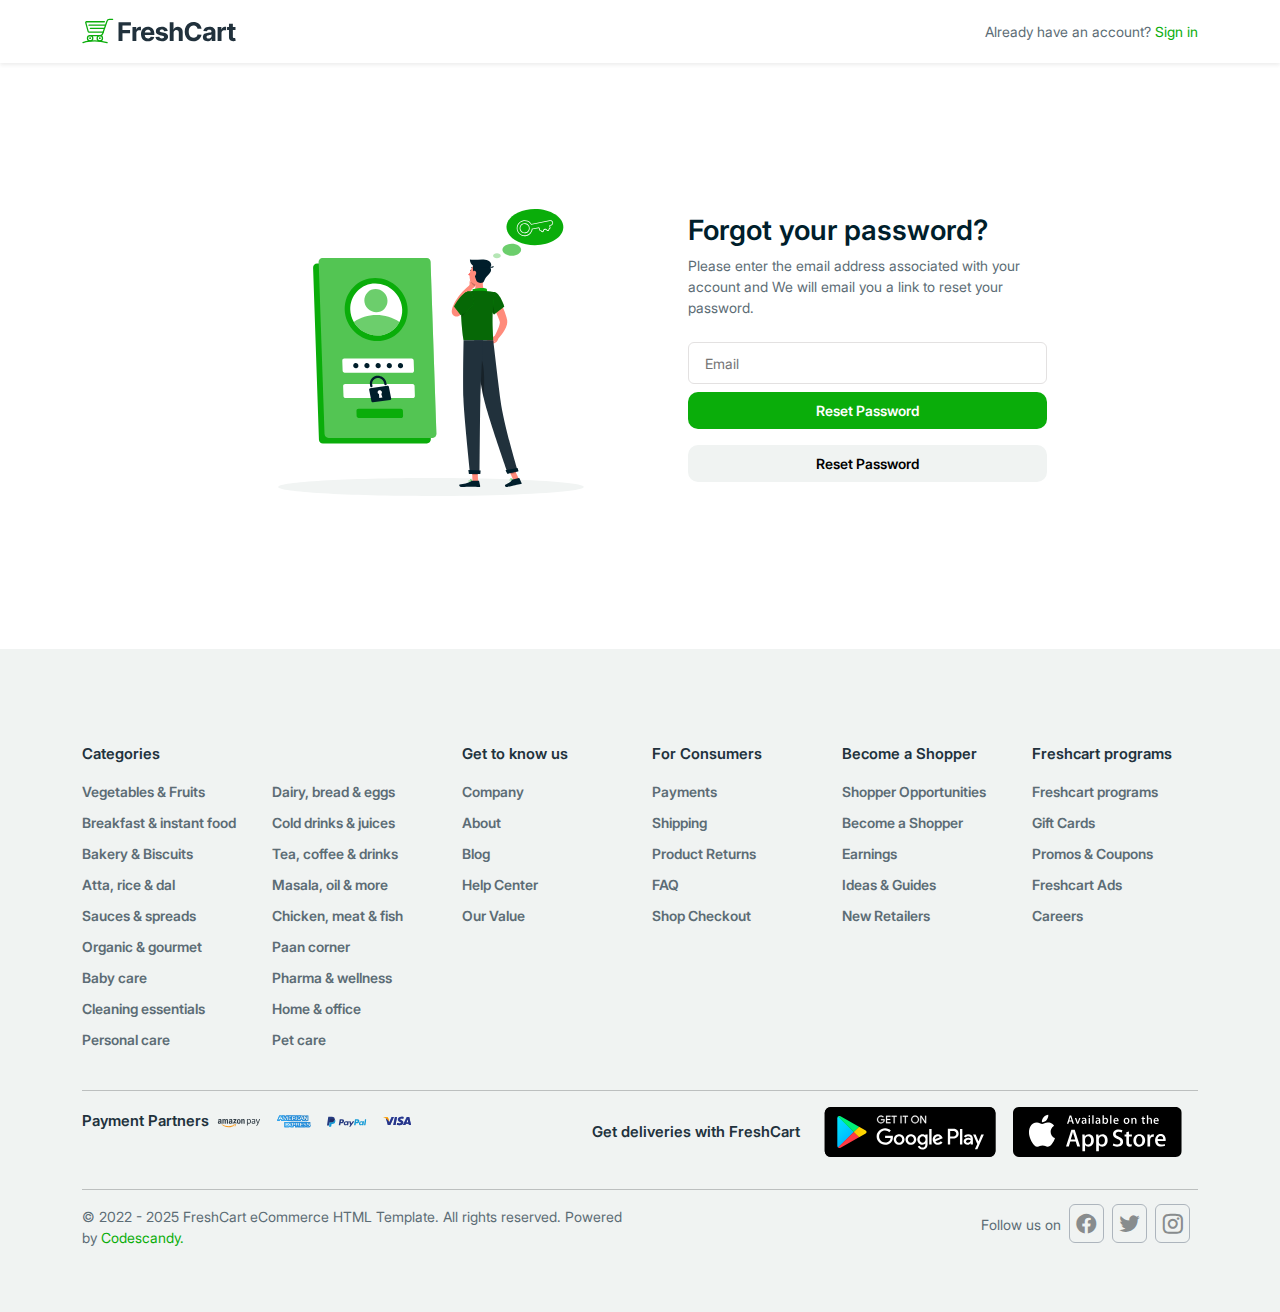
<file: forget-p.html>
<!DOCTYPE html>
<html lang="en">
<head>
    <meta charset="UTF-8">
    <meta name="viewport" content="width=device-width, initial-scale=1.0">
    <title>Forgot Password | FreshCart - eCommerce</title>

    <!-- remix-icon -->
    <link rel="stylesheet" href="remix-icon/remixicon.css" type="text/css">
    <!-- inter font family -->
    <link rel="stylesheet" href="fonts/inter-fonts/stylesheet.css" type="text/css">
    <!-- bootstrap -->
    <link rel="stylesheet" href="css/bootstrap.min.css" type="text/css">
    <!-- main css -->
    <link rel="stylesheet" href="css/forget-p.css" type="text/css">
</head>
<body>
    <!-- header -->
    <header class="shadow-sm">
        <div class="container">
            <div class="d-flex py-3 align-items-center justify-content-between">
                <div class="logo">
                    <img src="images/freshcart-logo.svg" class="img-fluid" alt="logo" name="logo">
                </div>
                <p class="mb-0">Already have an account? <a href="javascript:void(0)">Sign in</a></p>
            </div>
        </div>
    </header>

    <main>
        <!-- forget password -->
        <section class="forget-p py-5 my-5">
            <div class="container">
                <div class="row w-75 mx-auto align-items-center">
                    <div class="col-lg-6">
                        <img src="images/fp-g.svg" class="img-fluid" alt="forget-p" name="forget-p">
                    </div>
                    <div class="col-lg-6 ps-lg-5">
                        <h2 class="fw-semibold">Forgot your password?</h2>
                        <p class="mb-4">Please enter the email address associated with your account and We will email you a link to reset your password.</p>
                        <input type="text" class="w-100 rounded-2 px-3 py-2 mb-2" placeholder="Email">
                        <a href="javascript:void(0)" class="forget-p-btn border-3 mb-3 fw-semibold d-block text-center py-2 text-white">Reset Password</a>
                        <a href="javascript:void(0)" class="forget-p-cancel-btn border-3 mb-3 fw-semibold d-block text-center text-black py-2">Reset Password</a>
                    </div>
                </div>
            </div>
        </section>
    </main>

    <!-- footer -->
    <footer class="py-5 ">
        <div class="container">
            <div class="row">
                <div class="col-lg-4">
                    <h6 class="mt-5 mb-3 fw-semibold">Categories</h6>
                    <div class="row">
                        <div class="col-lg-6">
                            <ul class="ps-0">
                                <li><a href="javascript:void(0)" class="mb-2 fw-semibold d-inline-block">Vegetables & Fruits</a></li>
                                <li><a href="javascript:void(0)" class="mb-2 fw-semibold d-inline-block">Breakfast & instant food</a></li>
                                <li><a href="javascript:void(0)" class="mb-2 fw-semibold d-inline-block">Bakery & Biscuits</a></li>
                                <li><a href="javascript:void(0)" class="mb-2 fw-semibold d-inline-block">Atta, rice & dal</a></li>
                                <li><a href="javascript:void(0)" class="mb-2 fw-semibold d-inline-block">Sauces & spreads</a></li>
                                <li><a href="javascript:void(0)" class="mb-2 fw-semibold d-inline-block">Organic & gourmet</a></li>
                                <li><a href="javascript:void(0)" class="mb-2 fw-semibold d-inline-block">Baby care</a></li>
                                <li><a href="javascript:void(0)" class="mb-2 fw-semibold d-inline-block">Cleaning essentials</a></li>
                                <li><a href="javascript:void(0)" class="mb-2 fw-semibold d-inline-block">Personal care</a></li>
                            </ul>
                        </div>
                        <div class="col-lg-6">
                            <ul class="ps-0">
                                <li><a href="javascript:void(0)" class="mb-2 fw-semibold d-inline-block">Dairy, bread & eggs</a></li>
                                <li><a href="javascript:void(0)" class="mb-2 fw-semibold d-inline-block">Cold drinks & juices</a></li>
                                <li><a href="javascript:void(0)" class="mb-2 fw-semibold d-inline-block">Tea, coffee & drinks</a></li>
                                <li><a href="javascript:void(0)" class="mb-2 fw-semibold d-inline-block">Masala, oil & more</a></li>
                                <li><a href="javascript:void(0)" class="mb-2 fw-semibold d-inline-block">Chicken, meat & fish</a></li>
                                <li><a href="javascript:void(0)" class="mb-2 fw-semibold d-inline-block">Paan corner</a></li>
                                <li><a href="javascript:void(0)" class="mb-2 fw-semibold d-inline-block">Pharma & wellness</a></li>
                                <li><a href="javascript:void(0)" class="mb-2 fw-semibold d-inline-block">Home & office</a></li>
                                <li><a href="javascript:void(0)" class="mb-2 fw-semibold d-inline-block">Pet care</a></li>
                            </ul>
                        </div> 
                    </div>
                </div>
                <div class="col-lg-8">
                    <div class="row">
                        <div class="col-lg-3">
                            <h6 class="mt-5 mb-3 fw-semibold">Get to know us</h6>
                            <ul class="ps-0">
                                <li><a href="javascript:void(0)" class="mb-2 fw-semibold d-inline-block">Company</a></li>
                                <li><a href="javascript:void(0)" class="mb-2 fw-semibold d-inline-block">About</a></li>
                                <li><a href="javascript:void(0)" class="mb-2 fw-semibold d-inline-block">Blog</a></li>
                                <li><a href="javascript:void(0)" class="mb-2 fw-semibold d-inline-block">Help Center</a></li>
                                <li><a href="javascript:void(0)" class="mb-2 fw-semibold d-inline-block">Our Value</a></li>
                            </ul>
                        </div>
                        <div class="col-lg-3">
                            <h6 class="mt-5 mb-3 fw-semibold">For Consumers</h6>
                            <ul class="ps-0">
                                <li><a href="javascript:void(0)" class="mb-2 fw-semibold d-inline-block">Payments</a></li>
                                <li><a href="javascript:void(0)" class="mb-2 fw-semibold d-inline-block">Shipping</a></li>
                                <li><a href="javascript:void(0)" class="mb-2 fw-semibold d-inline-block">Product Returns</a></li>
                                <li><a href="javascript:void(0)" class="mb-2 fw-semibold d-inline-block">FAQ</a></li>
                                <li><a href="javascript:void(0)" class="mb-2 fw-semibold d-inline-block">Shop Checkout</a></li>
                            </ul>
                        </div>
                        <div class="col-lg-3">
                            <h6 class="mt-5 mb-3 fw-semibold">Become a Shopper</h6>
                            <ul class="ps-0">
                                <li><a href="javascript:void(0)" class="mb-2 fw-semibold d-inline-block">Shopper Opportunities</a></li>
                                <li><a href="javascript:void(0)" class="mb-2 fw-semibold d-inline-block">Become a Shopper</a></li>
                                <li><a href="javascript:void(0)" class="mb-2 fw-semibold d-inline-block">Earnings</a></li>
                                <li><a href="javascript:void(0)" class="mb-2 fw-semibold d-inline-block">Ideas & Guides</a></li>
                                <li><a href="javascript:void(0)" class="mb-2 fw-semibold d-inline-block">New Retailers</a></li>
                            </ul>
                        </div>
                        <div class="col-lg-3">
                            <h6 class="mt-5 mb-3 fw-semibold">Freshcart programs</h6>
                            <ul class="ps-0">
                                <li><a href="javascript:void(0)" class="mb-2 fw-semibold d-inline-block">Freshcart programs</a></li>
                                <li><a href="javascript:void(0)" class="mb-2 fw-semibold d-inline-block">Gift Cards</a></li>
                                <li><a href="javascript:void(0)" class="mb-2 fw-semibold d-inline-block">Promos & Coupons</a></li>
                                <li><a href="javascript:void(0)" class="mb-2 fw-semibold d-inline-block">Freshcart Ads</a></li>
                                <li><a href="javascript:void(0)" class="mb-2 fw-semibold d-inline-block">Careers</a></li>
                            </ul>
                        </div>
                    </div>
                </div>
            </div>
            <hr>
            <div class="partners justify-content-between align-items-center">
                <div class="row">
                    <div class="col-lg-4">
                        <div class="payment-partner">
                            <ul class="ps-0 d-flex align-items-center">
                                <li><h6 class="fw-semibold mb-0">Payment Partners</h6></li>
                                <li><a href="javascript:void(0)" class="mx-2"><img src="images/amazonpay.svg" class="img-fluid" alt="payment-partner" name="payment-partner"></a></li>
                                <li><a href="javascript:void(0)" class="mx-2"><img src="images/american-express.svg" class="img-fluid" alt="payment-partner" name="payment-partner"></a></li>
                                <li><a href="javascript:void(0)" class="mx-2"><img src="images/paypal.svg" class="img-fluid" alt="payment-partner" name="payment-partner"></a></li>
                                <li><a href="javascript:void(0)" class="mx-2"><img src="images/visa.svg" class="img-fluid" alt="payment-partner" name="payment-partner"></a></li>
                            </ul>
                        </div>
                    </div>
                    <div class="col-lg-8">
                        <div class="app-partner align-items-right d-flex justify-content-end">
                            <ul class="ps-0 d-flex align-items-center">
                                <li><h6 class="fw-semibold mb-0 me-4">Get deliveries with FreshCart</h6></li>
                                <li><a href="javascript:void(0)" class="me-3"><img src="images/googleplay-btn.svg" class="img-fluid" alt=""></a></li>
                                <li><a href="javascript:void(0)" class="me-3"><img src="images/appstore-btn.svg" class="img-fluid" alt=""></a></li>
                            </ul>
                        </div>
                    </div>
                </div>
            </div>
            <hr>
            <div class="copiright">
                <div class="row">
                    <div class="col-lg-6">
                        <p>© 2022 - 2025 FreshCart eCommerce HTML Template. All rights reserved. Powered by <span><a href="javascript:void(0)">Codescandy.</a></span></p>
                    </div>
                    <div class="col-lg-6 ">
                        <ul class="d-flex ps-0 ms-auto align-items-center justify-content-end">
                            <li><p class="mb-0 me-2 d-inline-block">Follow us on</p></li>
                            <li><a href="javascript:void(0)" class="text-body-tertiary me-2 fs-4 p-1 border rounded border-dark-subtle rounded-2"><i class="ri-facebook-circle-fill"></i></a></li>
                            <li><a href="javascript:void(0)" class="text-body-tertiary me-2 fs-4 p-1 border rounded border-dark-subtle rounded-2"><i class="ri-twitter-fill"></i></a></li>
                            <li><a href="javascript:void(0)" class="text-body-tertiary me-2 fs-4 p-1 border rounded border-dark-subtle rounded-2"><i class="ri-instagram-line"></i></a></li>
                        </ul>
                    </div>
                </div>
            </div>
        </div>
    </footer>
</body>
</html>
</file>
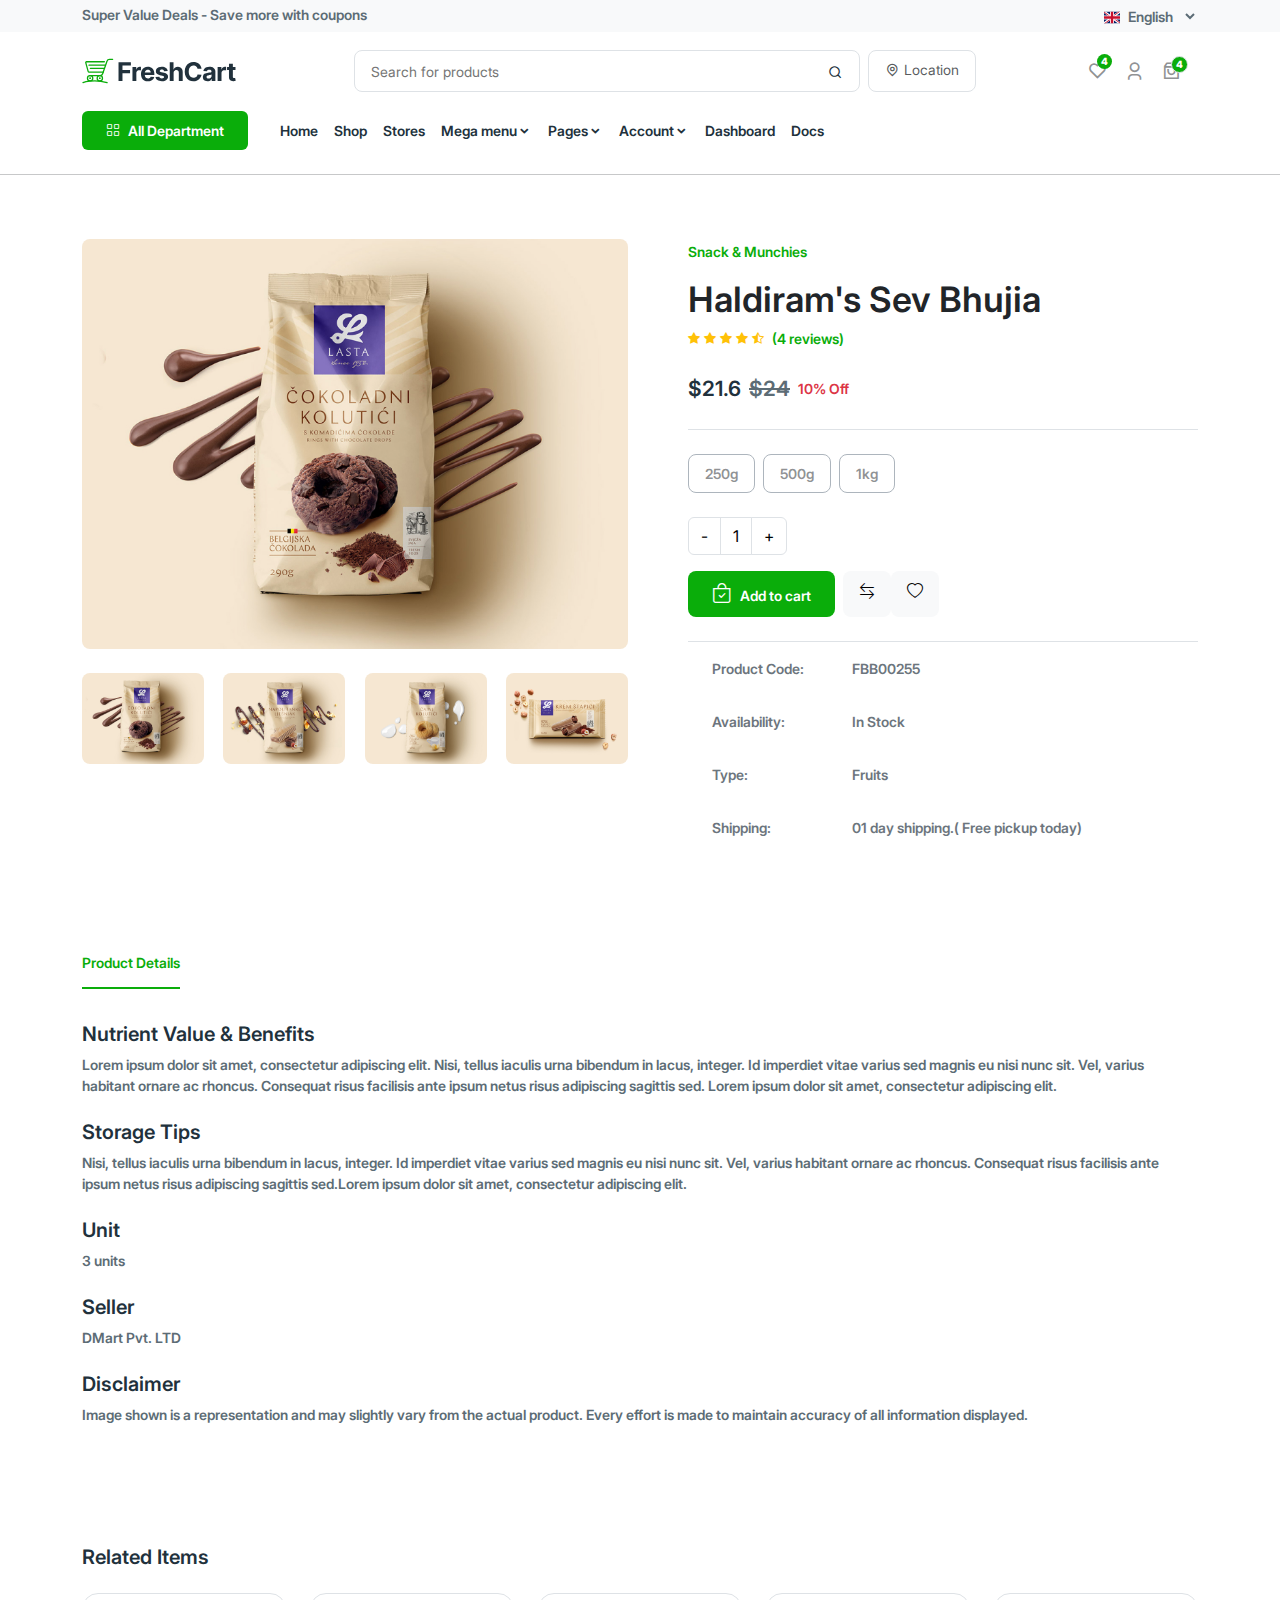
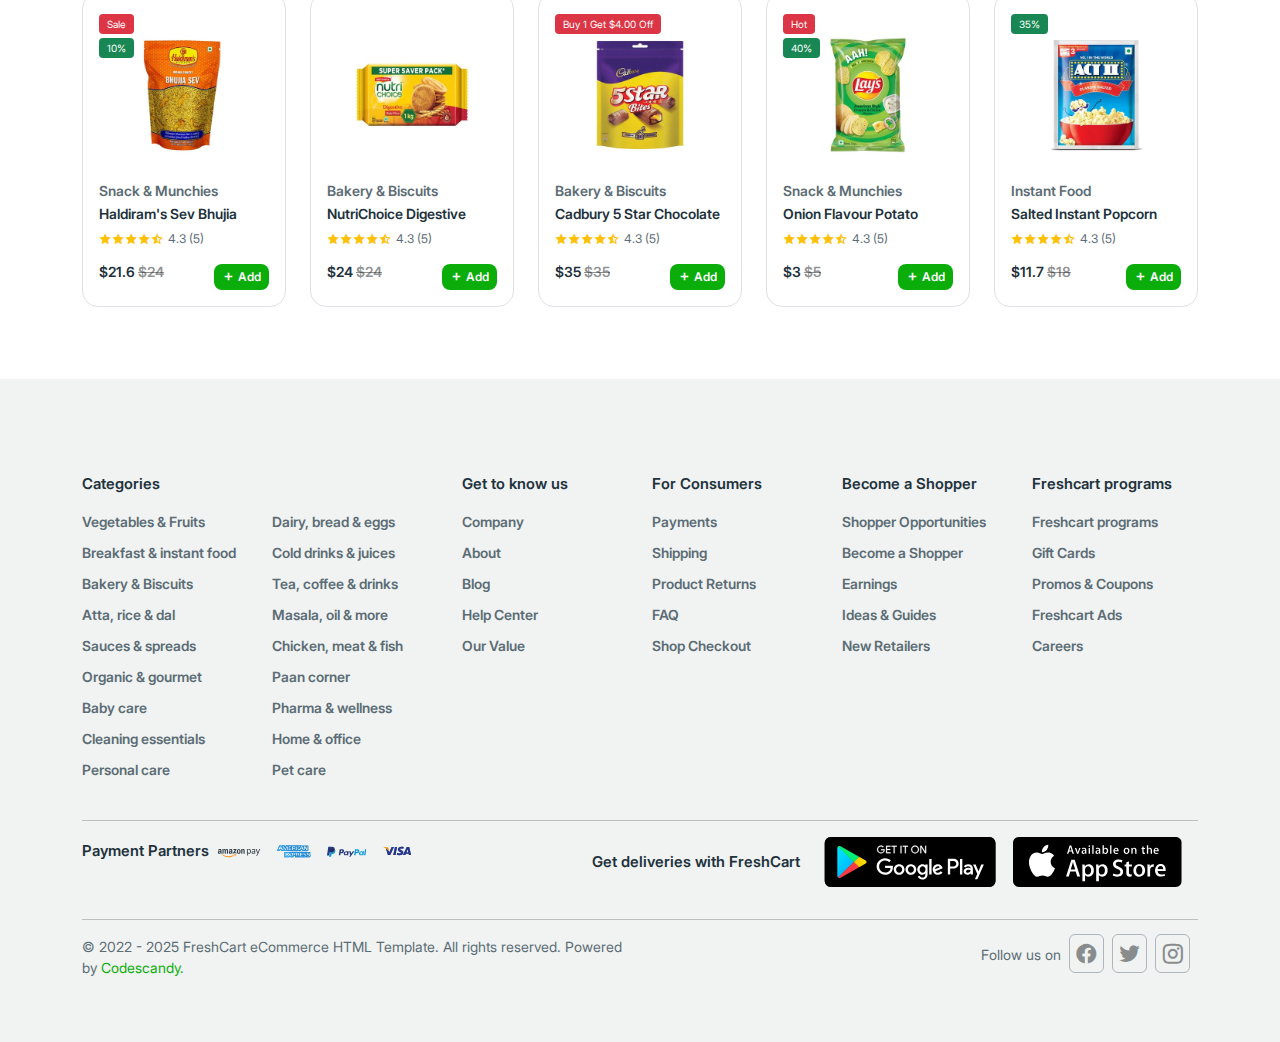
<file: product.html>
<!DOCTYPE html>
<html lang="en">
<head>
    <meta charset="UTF-8">
    <meta name="viewport" content="width=device-width, initial-scale=1.0">
    <title>Product Cart | FreshCart - eCommerce</title>
    <!-- remix-icon -->
    <link rel="stylesheet" href="remix-icon/remixicon.css" type="text/css">
    <!-- bootstrap icon -->
    <link rel="stylesheet" href="css/bootstrap-icons.css" type="text/css">
    <!-- inter font family -->
    <link rel="stylesheet" href="fonts/inter-fonts/stylesheet.css" type="text/css">
    <!-- bootstrap -->
    <link rel="stylesheet" href="css/bootstrap.min.css" type="text/css">
    <!-- main css -->
    <link rel="stylesheet" href="css/product.css" type="text/css">
</head>
<body>
    <!-- header -->
    <header>
        <div class="header-top bg-light p-1">
            <div class="container">
                <div class="d-flex justify-content-between ">
                    <p class="col-md-6 col-12 mb-0 fw-semibold">Super Value Deals - Save more with coupons</p>
                    <div class="header-top-select d-none d-md-block">
                        <img src="images/english.svg" class="img-fluid" alt="english" name="english">
                        <select class="bg-light fw-semibold">
                            <option>English</option>
                            <option>Deutsch</option>
                        </select>
                    </div>
                </div>
            </div>
        </div>    
        <div class="header-middle pt-2 align-items-center">
            <div class="container">
                <div class="d-flex justify-content-between align-items-center">
                    <div class="logo align-items-center justify-content-center">
                        <img src="images/freshcart-logo.svg" class="img-fluid" alt="logo" name="logo">
                    </div>
                    <div class="header-search d-none d-lg-block d-flex align-items-center">
                        <div class="d-flex">
                            <form class="border rounded-3 py-2 px-3">
                                <input type="text" class="" placeholder="Search for products">
                                <a href="javascript:void(0)"><i class="ri-search-line"></i></a>
                            </form>
                            <a href="javascript:void(0)" class="py-2 ms-2 px-3 border rounded-3 text-body-secondary"><i class="ri-map-pin-line"></i> Location</a>
                        </div>
                    </div>
                    <ul class="d-flex ps-0 align-items-center justify-content-center text-center pt-3">
                        <li class="position-relative"><a href="wishlist.html" class="text-dark"><i class="ri-heart-line fs-5 pe-3 text-body-tertiary "></i></a><span class="position-absolute rounded-circle fw-bold text-white">4</span></li>
                        <li><a href="javascript:void(0)" class="text-dark" data-bs-toggle="modal" data-bs-target="#exampleModal"><i class="ri-user-3-line fs-5 me-3 text-body-tertiary"></i></a></li>
                        <li class="position-relative me-3"><a href="javascript:void(0)" class="text-dark"><i class="ri-shopping-bag-3-line fs-5 text-body-tertiary"></i></a><span class="position-absolute top-0 start-75 border rounded-circle fw-bold text-white">4</span></li></li>
                        <li class="d-lg-none"><a href="javascript:void(0)" data-bs-toggle="offcanvas" data-bs-target="#offcanvasRight" aria-controls="offcanvasRight"><i class="ri-menu-5-line text-success fs-5"></i></a></li>
                        
                        <div class="offcanvas offcanvas-end" tabindex="-1" id="offcanvasRight" aria-labelledby="offcanvasRightLabel">
                            <div class="offcanvas-header">
                                <div class="logo align-items-center justify-content-center">
                                    <img src="images/freshcart-logo.svg" class="img-fluid" alt="logo" name="logo">
                                </div>
                                <button type="button" class="btn-close" data-bs-dismiss="offcanvas" aria-label="Close"></button>
                            </div>
                            <div class="offcanvas-body">
                                <div class="container">
                                    <div class="header-main-button">
                                        <a href="javascript:void(0)" class="text-white fw-semibold rounded d-inline-block"><i class="bi bi-grid text-white me-2"></i>All Department</a>
                                    </div>
                                    <div class="position-relative d-flex align-items-center">
                                        
                                        <nav>
                                            <ul class=" mb-0">
                                                <!-- <li><a href="javascript:void(0)" class="d-flex w-100">All Departments</a></li> -->
                                                <li class="me-3 py-3"><a href="index.html" class="fw-semibold d-inline-block align-items-center">Home</a></li>
                                                <li class="me-3 py-3"><a href="shop.html" class="fw-semibold d-inline-block align-items-center">Shop</a></li>
                                                <li class="me-3 py-3"><a href="stores.html" class="fw-semibold d-inline-block align-items-center">Stores</a></li>
                                                <li class="me-3 py-3"><a href="javascript:void(0)" class="fw-semibold d-inline-block align-items-center">Mega menu<i class="ri-arrow-down-s-line"></i></a>
                                                    <div class="mega-menu position-absolute d-none rounded-3 bg-white shadow px-4 py-4 z-3 top-100 start-0 end-0">
                                                        <div class="row">
                                                            <div class="col-lg-3 p-0">
                                                                <ul class="ps-0 bg-white ">
                                                                    <li><h6 class="fw-semibold ps-3">Dairy, Bread & Eggs</h6></li>
                                                                    <li class="rounded-3 mb-1 ps-3 py-1 fw-semibold"><a href="javacsript:void(0)">Butter</a></li>
                                                                    <li class="rounded-3 mb-1 ps-3 py-1 fw-semibold"><a href="javacsript:void(0)">Milk Drinks</a></li>
                                                                    <li class="rounded-3 mb-1 ps-3 py-1 fw-semibold"><a href="javacsript:void(0)">Curd & Yogurt</a></li>
                                                                    <li class="rounded-3 mb-1 ps-3 py-1 fw-semibold"><a href="javacsript:void(0)">Eggs</a></li>
                                                                    <li class="rounded-3 mb-1 ps-3 py-1 fw-semibold"><a href="javacsript:void(0)">Buns & Bakery</a></li>
                                                                    <li class="rounded-3 mb-1 ps-3 py-1 fw-semibold"><a href="javacsript:void(0)">Cheese</a></li>
                                                                    <li class="rounded-3 mb-1 ps-3 py-1 fw-semibold"><a href="javacsript:void(0)">Condensed Milk</a></li>
                                                                    <li class="rounded-3 mb-1 ps-3 py-1 fw-semibold"><a href="javacsript:void(0)">Dairy Products</a></li>
                                                                </ul>
                                                            </div>
                                                            <div class="col-lg-3 p-0">
                                                                <ul class=" bg-white ">
                                                                    <li><h6 class="fw-semibold ps-3">Dairy, Bread & Eggs</h6></li>
                                                                    <li class="rounded-3 mb-1 ps-3 py-1 fw-semibold"><a href="javacsript:void(0)">Breakfast Cereal</a></li>
                                                                    <li class="rounded-3 mb-1 ps-3 py-1 fw-semibold"><a href="javacsript:void(0)">Noodles, Pasta & Soup</a></li>
                                                                    <li class="rounded-3 mb-1 ps-3 py-1 fw-semibold"><a href="javacsript:void(0)">Frozen Veg Snacks</a></li>
                                                                    <li class="rounded-3 mb-1 ps-3 py-1 fw-semibold"><a href="javacsript:void(0)">Frozen Non-Veg Snacks</a></li>
                                                                    <li class="rounded-3 mb-1 ps-3 py-1 fw-semibold"><a href="javacsript:void(0)">Frozen Non-Veg Snacks</a></li>
                                                                    <li class="rounded-3 mb-1 ps-3 py-1 fw-semibold"><a href="javacsript:void(0)">Instant Mixes</a></li>
                                                                    <li class="rounded-3 mb-1 ps-3 py-1 fw-semibold"><a href="javacsript:void(0)">Batter</a></li>
                                                                    <li class="rounded-3 mb-1 ps-3 py-1 fw-semibold"><a href="javacsript:void(0)">Fruit and Juices</a></li>
                                                                </ul>
                                                            </div>
                                                            <div class="col-lg-3 p-0">
                                                                <ul class=" bg-white ">
                                                                    <li><h6 class="fw-semibold ps-3">Cold Drinks & Juices</h6></li>
                                                                    <li class="rounded-3 mb-1 ps-3 py-1 fw-semibold"><a href="javacsript:void(0)">Soft Drinks</a></li>
                                                                    <li class="rounded-3 mb-1 ps-3 py-1 fw-semibold"><a href="javacsript:void(0)">Fruit Juices</a></li>
                                                                    <li class="rounded-3 mb-1 ps-3 py-1 fw-semibold"><a href="javacsript:void(0)">Coldpress</a></li>
                                                                    <li class="rounded-3 mb-1 ps-3 py-1 fw-semibold"><a href="javacsript:void(0)">Water & Ice Cubes</a></li>
                                                                    <li class="rounded-3 mb-1 ps-3 py-1 fw-semibold"><a href="javacsript:void(0)">Soda & Mixers</a></li>
                                                                    <li class="rounded-3 mb-1 ps-3 py-1 fw-semibold"><a href="javacsript:void(0)">Health Drinks</a></li>
                                                                    <li class="rounded-3 mb-1 ps-3 py-1 fw-semibold"><a href="javacsript:void(0)">Herbal Drinks</a></li>
                                                                    <li class="rounded-3 mb-1 ps-3 py-1 fw-semibold"><a href="javacsript:void(0)">Milk Drinks</a></li>
                                                                </ul>
                                                            </div>
                                                            <div class="col-lg-3 p-0">
                                                                <ul class=" bg-white ">
                                                                    <li><h6 class="fw-semibold ps-3">Fruits & Vegetables</h6></li>
                                                                    <li class="rounded-3 mb-1 ps-3 py-1 fw-semibold"><a href="javacsript:void(0)">Fresh Vegetables</a></li>
                                                                    <li class="rounded-3 mb-1 ps-3 py-1 fw-semibold"><a href="javacsript:void(0)">Herbs & Seasonings</a></li>
                                                                    <li class="rounded-3 mb-1 ps-3 py-1 fw-semibold"><a href="javacsript:void(0)">Fresh Fruits</a></li>
                                                                    <li class="rounded-3 mb-1 ps-3 py-1 fw-semibold"><a href="javacsript:void(0)">Organic Fruits & Vegetables</a></li>
                                                                    <li class="rounded-3 mb-1 ps-3 py-1 fw-semibold"><a href="javacsript:void(0)">Cuts & Sprouts</a></li>
                                                                    <li class="rounded-3 mb-1 ps-3 py-1 fw-semibold"><a href="javacsript:void(0)">Exotic Fruits & Veggies</a></li>
                                                                    <li class="rounded-3 mb-1 ps-3 py-1 fw-semibold"><a href="javacsript:void(0)">Flower Bouquets, Bunches</a></li>
                                                                    <li class="rounded-3 mb-1 ps-3 py-1 fw-semibold"><a href="javacsript:void(0)">Fresh Fruits</a></li>
                                                                </ul>
                                                            </div>
                                                        </div>
                                                    </div>
                                                </li>
                                                <li class="position-relative me-3 py-3"><a href="javascript:void(0)" class="fw-semibold d-inline-block align-items-center">Pages<i class="ri-arrow-down-s-line"></i></a>
                                                    <div class="sub-menu z-3 d-none position-absolute top-100 start-0">
                                                        <ul class="p-2 rounded-3 bg-white shadow">
                                                            <li class="bg-white rounded-3 px-3 py-1 fw-semibold"><a href="blog.html" class="text-body-secondary d-block">Blog</a></li>
                                                            <li class="bg-white rounded-3 px-3 py-1 fw-semibold"><a href="about-us.html" class="text-body-secondary d-block">About Us</a></li>
                                                            <li class="bg-white rounded-3 px-3 py-1 fw-semibold"><a href="contact.html" class="text-body-secondary d-block">Contact</a></li>
                                                        </ul>
                                                    </div>
                                                </li>
                                                <li class="position-relative me-3 py-3"><a href="javascript:void(0)" class="fw-semibold d-inline-block align-items-center">Account<i class="ri-arrow-down-s-line"></i></a>
                                                    <div class="sub-menu z-3 d-none position-absolute top-100 start-0">
                                                        <ul class="p-2 rounded-3 bg-white shadow">
                                                            <li class="bg-white rounded-3 px-3 py-1 fw-semibold border-white border-top border-bottom "><a href="sign-in.html" class="text-body-secondary d-block">Sign In</a></li>
                                                            <li class="bg-white rounded-3 px-3 py-1 fw-semibold border-white border-top border-bottom "><a href="sign-up.html" class="text-body-secondary d-block">Sign Up</a></li>
                                                            <li class="bg-white rounded-3 px-3 py-1 fw-semibold border-white border-top border-bottom "><a href="forget-p.html" class="text-body-secondary d-block">Forgot Password</a></li>
                                                        </ul>
                                                    </div>
                                                </li>
                                                <li class="me-3 py-3"><a href="admin.html" class="fw-semibold d-inline-block align-items-center">Dashboard</a></li>
                                                <li class="me-3 py-3"><a href="javascript:void(0)" class="fw-semibold d-inline-block align-items-center">Docs</a></li>
                                             </ul>
                                        </nav>
                                    </div>
                                </div>
                            </div>
                        </div>
                    </ul>
                    
                    
                    <!-- Modal -->
                    <div class="modal fade" id="exampleModal" tabindex="-1" aria-labelledby="exampleModalLabel" aria-hidden="true">
                        <div class="modal-dialog">
                        <div class="modal-content p-4">
                            <div class="modal-header pb-0">
                            <h2 class="modal-title fw-semibold fs-5" id="exampleModalLabel">Sign Up</h2>
                            <button type="button" class="btn-close" data-bs-dismiss="modal" aria-label="Close"></button>
                            </div>
                            <div class="modal-body">
                                <form>
                                    <div class="d-block w-100">
                                        <label class="mb-2 mt-3">Name</label><br>
                                        <input type="text" class="w-100 rounded-2 px-3 py-2 " placeholder="Enter Your Name">
                                    </div>
                                    <div class="d-block w-100">
                                        <label class="mb-2 mt-3">Email address</label><br>
                                        <input type="text" class="w-100 rounded-2 px-3 py-2 " placeholder="Enter Email Address">
                                    </div>
                                    <div class="d-block w-100">
                                        <label class="mb-2 mt-3">Password</label><br>
                                        <input type="password" class="w-100 rounded-2 px-3 py-2 " placeholder="Enter Password">
                                    </div>
                                    <p class="mt-1 mb-3">By Signup, you agree to our <a href="javascript:void(0)">Terms of Service</a> & <a href="javascript:void(0)">Privacy Policy</a></p>
                                    <a href="javascript:void(0)" class="sign-up-btn text-white d-inline-block  mb-4 px-3 py-2 ">Sign Up</a>
                                    <p class="text-center">Already have an account? <a href="sign-in.html">Sign in</a></p>
                                </form>
                            </div>
                            
                        </div>
                        </div>
                    </div>
                </div>
            </div>
        </div>
        <div class="header-main d-none d-lg-block col-12 w-100">
            <div class="container">
                <div class="position-relative d-flex align-items-center">
                    <div class="header-main-button">
                        <a href="javascript:void(0)" class="text-white fw-semibold rounded d-inline-block"><i class="bi bi-grid text-white me-2"></i>All Department</a>
                    </div>
                    <nav>
                        <ul class="d-flex mb-0">
                            <!-- <li><a href="javascript:void(0)" class="d-flex w-100">All Departments</a></li> -->
                            <li class="me-3 py-3"><a href="index.html" class="fw-semibold d-inline-block align-items-center">Home</a></li>
                            <li class="me-3 py-3"><a href="shop.html" class="fw-semibold d-inline-block align-items-center">Shop</a></li>
                            <li class="me-3 py-3"><a href="stores.html" class="fw-semibold d-inline-block align-items-center">Stores</a></li>
                            <li class="me-3 py-3"><a href="javascript:void(0)" class="fw-semibold d-inline-block align-items-center">Mega menu<i class="ri-arrow-down-s-line"></i></a>
                                <div class="mega-menu position-absolute d-none rounded-3 bg-white shadow px-4 py-4 z-3 top-100 start-0 end-0">
                                    <div class="row">
                                        <div class="col-lg-3 p-0">
                                            <ul class="ps-0 bg-white ">
                                                <li><h6 class="fw-semibold ps-3">Dairy, Bread & Eggs</h6></li>
                                                <li class="rounded-3 mb-1 ps-3 py-1 fw-semibold"><a href="javacsript:void(0)">Butter</a></li>
                                                <li class="rounded-3 mb-1 ps-3 py-1 fw-semibold"><a href="javacsript:void(0)">Milk Drinks</a></li>
                                                <li class="rounded-3 mb-1 ps-3 py-1 fw-semibold"><a href="javacsript:void(0)">Curd & Yogurt</a></li>
                                                <li class="rounded-3 mb-1 ps-3 py-1 fw-semibold"><a href="javacsript:void(0)">Eggs</a></li>
                                                <li class="rounded-3 mb-1 ps-3 py-1 fw-semibold"><a href="javacsript:void(0)">Buns & Bakery</a></li>
                                                <li class="rounded-3 mb-1 ps-3 py-1 fw-semibold"><a href="javacsript:void(0)">Cheese</a></li>
                                                <li class="rounded-3 mb-1 ps-3 py-1 fw-semibold"><a href="javacsript:void(0)">Condensed Milk</a></li>
                                                <li class="rounded-3 mb-1 ps-3 py-1 fw-semibold"><a href="javacsript:void(0)">Dairy Products</a></li>
                                            </ul>
                                        </div>
                                        <div class="col-lg-3 p-0">
                                            <ul class=" bg-white ">
                                                <li><h6 class="fw-semibold ps-3">Dairy, Bread & Eggs</h6></li>
                                                <li class="rounded-3 mb-1 ps-3 py-1 fw-semibold"><a href="javacsript:void(0)">Breakfast Cereal</a></li>
                                                <li class="rounded-3 mb-1 ps-3 py-1 fw-semibold"><a href="javacsript:void(0)">Noodles, Pasta & Soup</a></li>
                                                <li class="rounded-3 mb-1 ps-3 py-1 fw-semibold"><a href="javacsript:void(0)">Frozen Veg Snacks</a></li>
                                                <li class="rounded-3 mb-1 ps-3 py-1 fw-semibold"><a href="javacsript:void(0)">Frozen Non-Veg Snacks</a></li>
                                                <li class="rounded-3 mb-1 ps-3 py-1 fw-semibold"><a href="javacsript:void(0)">Frozen Non-Veg Snacks</a></li>
                                                <li class="rounded-3 mb-1 ps-3 py-1 fw-semibold"><a href="javacsript:void(0)">Instant Mixes</a></li>
                                                <li class="rounded-3 mb-1 ps-3 py-1 fw-semibold"><a href="javacsript:void(0)">Batter</a></li>
                                                <li class="rounded-3 mb-1 ps-3 py-1 fw-semibold"><a href="javacsript:void(0)">Fruit and Juices</a></li>
                                            </ul>
                                        </div>
                                        <div class="col-lg-3 p-0">
                                            <ul class=" bg-white ">
                                                <li><h6 class="fw-semibold ps-3">Cold Drinks & Juices</h6></li>
                                                <li class="rounded-3 mb-1 ps-3 py-1 fw-semibold"><a href="javacsript:void(0)">Soft Drinks</a></li>
                                                <li class="rounded-3 mb-1 ps-3 py-1 fw-semibold"><a href="javacsript:void(0)">Fruit Juices</a></li>
                                                <li class="rounded-3 mb-1 ps-3 py-1 fw-semibold"><a href="javacsript:void(0)">Coldpress</a></li>
                                                <li class="rounded-3 mb-1 ps-3 py-1 fw-semibold"><a href="javacsript:void(0)">Water & Ice Cubes</a></li>
                                                <li class="rounded-3 mb-1 ps-3 py-1 fw-semibold"><a href="javacsript:void(0)">Soda & Mixers</a></li>
                                                <li class="rounded-3 mb-1 ps-3 py-1 fw-semibold"><a href="javacsript:void(0)">Health Drinks</a></li>
                                                <li class="rounded-3 mb-1 ps-3 py-1 fw-semibold"><a href="javacsript:void(0)">Herbal Drinks</a></li>
                                                <li class="rounded-3 mb-1 ps-3 py-1 fw-semibold"><a href="javacsript:void(0)">Milk Drinks</a></li>
                                            </ul>
                                        </div>
                                        <div class="col-lg-3 p-0">
                                            <ul class=" bg-white ">
                                                <li><h6 class="fw-semibold ps-3">Fruits & Vegetables</h6></li>
                                                <li class="rounded-3 mb-1 ps-3 py-1 fw-semibold"><a href="javacsript:void(0)">Fresh Vegetables</a></li>
                                                <li class="rounded-3 mb-1 ps-3 py-1 fw-semibold"><a href="javacsript:void(0)">Herbs & Seasonings</a></li>
                                                <li class="rounded-3 mb-1 ps-3 py-1 fw-semibold"><a href="javacsript:void(0)">Fresh Fruits</a></li>
                                                <li class="rounded-3 mb-1 ps-3 py-1 fw-semibold"><a href="javacsript:void(0)">Organic Fruits & Vegetables</a></li>
                                                <li class="rounded-3 mb-1 ps-3 py-1 fw-semibold"><a href="javacsript:void(0)">Cuts & Sprouts</a></li>
                                                <li class="rounded-3 mb-1 ps-3 py-1 fw-semibold"><a href="javacsript:void(0)">Exotic Fruits & Veggies</a></li>
                                                <li class="rounded-3 mb-1 ps-3 py-1 fw-semibold"><a href="javacsript:void(0)">Flower Bouquets, Bunches</a></li>
                                                <li class="rounded-3 mb-1 ps-3 py-1 fw-semibold"><a href="javacsript:void(0)">Fresh Fruits</a></li>
                                            </ul>
                                        </div>
                                    </div>
                                </div>
                            </li>
                            <li class="position-relative me-3 py-3"><a href="javascript:void(0)" class="fw-semibold d-inline-block align-items-center">Pages<i class="ri-arrow-down-s-line"></i></a>
                                <div class="sub-menu z-3 d-none position-absolute top-100 start-0">
                                    <ul class="p-2 rounded-3 bg-white shadow">
                                        <li class="bg-white rounded-3 px-3 py-1 fw-semibold"><a href="blog.html" class="text-body-secondary d-block">Blog</a></li>
                                        <li class="bg-white rounded-3 px-3 py-1 fw-semibold"><a href="about-us.html" class="text-body-secondary d-block">About Us</a></li>
                                        <li class="bg-white rounded-3 px-3 py-1 fw-semibold"><a href="contact.html" class="text-body-secondary d-block">Contact</a></li>
                                    </ul>
                                </div>
                            </li>
                            <li class="position-relative me-3 py-3"><a href="javascript:void(0)" class="fw-semibold d-inline-block align-items-center">Account<i class="ri-arrow-down-s-line"></i></a>
                                <div class="sub-menu z-3 d-none position-absolute top-100 start-0">
                                    <ul class="p-2 rounded-3 bg-white shadow">
                                        <li class="bg-white rounded-3 px-3 py-1 fw-semibold border-white border-top border-bottom "><a href="sign-in.html" class="text-body-secondary d-block">Sign In</a></li>
                                        <li class="bg-white rounded-3 px-3 py-1 fw-semibold border-white border-top border-bottom "><a href="sign-up.html" class="text-body-secondary d-block">Sign Up</a></li>
                                        <li class="bg-white rounded-3 px-3 py-1 fw-semibold border-white border-top border-bottom "><a href="forget-p.html" class="text-body-secondary d-block">Forgot Password</a></li>
                                    </ul>
                                </div>
                            </li>
                            <li class="me-3 py-3"><a href="admin.html" class="fw-semibold d-inline-block align-items-center">Dashboard</a></li>
                            <li class="me-3 py-3"><a href="javascript:void(0)" class="fw-semibold d-inline-block align-items-center">Docs</a></li>
                         </ul>
                    </nav>
                </div>
            </div>
        </div>
        <hr>
    </header>

    <main>
        <!-- product -->
        <section class="product py-5">
            <div class="container">
                <div class="row">
                    <div class="col-lg-6">
                        <img src="images/product-single-img-1.jpg" class="img-fluid mb-4 rounded-3" alt="img-1" name="img-1">
                        <div class="product-gallary justify-content-between d-flex">
                            <img src="images/product-single-img-1.jpg" class="img-fluid rounded-3" alt="img-1" name="img-2">
                            <img src="images/product-single-img-2.jpg" class="img-fluid rounded-3" alt="img-2" name="img-2">
                            <img src="images/product-single-img-3.jpg" class="img-fluid rounded-3" alt="img-3" name="img-2">
                            <img src="images/product-single-img-4.jpg" class="img-fluid rounded-3" alt="img-4" name="img-2">
                        </div>
                    </div>
                    <div class="col-lg-6 ps-5">
                        <div class="product-title">
                            <a href="javascript:void(0)" class="fw-semibold mb-3 d-inline-block">Snack & Munchies</a>
                            <h1 class="fw-semibold">Haldiram's Sev Bhujia</h1>
                            <div class="d-flex align-items-center">
                                <i class="bi bi-star-fill me-1 text-warning"></i><i class="bi bi-star-fill me-1 text-warning"></i><i class="bi bi-star-fill me-1 text-warning"></i><i class="bi bi-star-fill me-1 text-warning"></i><i class="bi bi-star-half text-warning"></i>
                                <a href="javascript:void(0)" class="ms-2 fw-semibold">(4 reviews)</a>
                            </div>
                            <div class="d-flex align-items-center py-4 border-bottom">
                                <h5 class="fw-semibold mb-0">$21.6</h5>
                                <del class="ms-2 fw-semibold">$24</del>
                                <small class="ms-2 fw-semibold text-danger">10% Off</small>
                            </div>
                            <div class="product-conti my-4">
                                <a href="javascript:void(0)" class="px-3 py-2 me-1 rounded-3 d-inline-block text-body-tertiary border border-dark-subtle fw-semibold">250g</a>
                                <a href="javascript:void(0)" class="px-3 py-2 me-1 rounded-3 d-inline-block text-body-tertiary border border-dark-subtle fw-semibold">500g</a>
                                <a href="javascript:void(0)" class="px-3 py-2 me-1 rounded-3 d-inline-block text-body-tertiary border border-dark-subtle fw-semibold">1kg</a>
                            </div>
                            <nav aria-label="Page navigation example">
                                <ul class="pagination">
                                  <li class="page-item"><a class="page-link text-black" href="#">-</a></li>
                                  <li class="page-item"><a class="page-link text-black" href="#">1</a></li>
                                  <li class="page-item"><a class="page-link text-black" href="#">+</a></li>
                                </ul>
                            </nav>
                            <div class="d-flex pb-4 border-bottom">
                                <div class="cart-btn">
                                    <a href="javascript:void(0)" class="text-white d-inline-block me-2 px-4 py-2 align-items-center fw-semibold rounded-3"><i class="bi bi-bag-check me-2 fs-5 text-white"></i><span>Add to cart</span></a>
                                </div>
                                <a href="javascript:void(0)" class="px-3 py-2 bg-light d-inline-block rounded-3 py-auto" data-bs-toggle="tooltip" data-bs-placement="top" data-bs-title="Compare"><i class="bi bi-arrow-left-right text-black fs-6 "></i></a>
                                <a href="javascript:void(0)" class="px-3 py-2 bg-light d-inline-block rounded-3 py-auto" data-bs-toggle="tooltip" data-bs-placement="top" data-bs-title="Wishlist"><i class="bi bi-heart text-black fs-6 py-auto "></i></a>
                            </div>
                            <table>
                                <tr>
                                    <td class="px-4 py-3 text-secondary fw-semibold">Product Code:</td>
                                    <td class="px-4 py-3 text-secondary fw-semibold">FBB00255</td>
                                </tr>
                                <tr>
                                    <td class="px-4 py-3 text-secondary fw-semibold">Availability:</td>
                                    <td class="px-4 py-3 text-secondary fw-semibold">In Stock</td>
                                </tr>
                                <tr>
                                    <td class="px-4 py-3 text-secondary fw-semibold">Type:</td>
                                    <td class="px-4 py-3 text-secondary fw-semibold">Fruits</td>
                                </tr>
                                <tr>
                                    <td class="px-4 py-3 text-secondary fw-semibold">Shipping:</td>
                                    <td class="px-4 py-3 text-secondary fw-semibold">01 day shipping.( Free pickup today)</td>
                                </tr>
                            </table>
                        </div>
                    </div>
                </div>
            </div>
        </section>

        <!-- product-detail -->
        <section class="about py-5">
            <div class="container">
                <a href="javascript:void(0)" class="pb-3 fw-semibold">Product Details</a>
                
                <h5 class="fw-semibold mt-5">Nutrient Value & Benefits</h5>
                <p class="fw-semibold mb-4">Lorem ipsum dolor sit amet, consectetur adipiscing elit. Nisi, tellus iaculis urna bibendum in lacus, integer. Id imperdiet vitae varius sed magnis eu nisi nunc sit. Vel, varius habitant ornare ac rhoncus. Consequat risus facilisis ante ipsum netus risus adipiscing sagittis sed. Lorem ipsum dolor sit amet, consectetur adipiscing elit.</p>

                <h5 class="fw-semibold">Storage Tips</h5>
                <p class="fw-semibold mb-4">Nisi, tellus iaculis urna bibendum in lacus, integer. Id imperdiet vitae varius sed magnis eu nisi nunc sit. Vel, varius habitant ornare ac rhoncus. Consequat risus facilisis ante ipsum netus risus adipiscing sagittis sed.Lorem ipsum dolor sit amet, consectetur adipiscing elit.</p>

                <h5 class="fw-semibold">Unit</h5>
                <p class="fw-semibold mb-4">3 units</p>

                <h5 class="fw-semibold">Seller</h5>
                <p class="fw-semibold mb-4">DMart Pvt. LTD</p>

                <h5 class="fw-semibold">Disclaimer</h5>
                <p class="fw-semibold mb-4">Image shown is a representation and may slightly vary from the actual product. Every effort is made to maintain accuracy of all information displayed.</p>
            </div>
        </section>

        <!-- releted items -->
        <section class="releted my-5">
            <div class="container">
                <h5 class="fw-semibold mb-4">Related Items</h5>
                <div class="row">
                    <div class="w-5">
                        <div class="poproduct-type mb-4 px-3 py-3 position-relative border rounded rounded-3 px-3 py-3 border rounded rounded-4">
                            <div class="poproduct-offer position-absolute top-1 start-1">
                                <h6 class="red-title bg-danger text-white d-inline-block mb-0 px-2 py-1 rounded-1">Sale</h6><br>
                                <h6 class="green-title bg-success text-white d-inline-block px-2 py-1 rounded-1">10%</h6>
                            </div>
                            <a href="javascript:void(0)">
                                <img src="images/product-img-1.jpg" class="img-fluid" alt="product" name="product">
                            </a>
                            <div class="poproduct-content">
                                <p class="mb-0 fw-semibold">Snack & Munchies</p>
                                <a href="product.html" class="fw-semibold">Haldiram's Sev Bhujia</a><br>
                                <span><i class="ri-star-fill text-warning"></i><i class="ri-star-fill text-warning"></i><i class="ri-star-fill text-warning"></i><i class="ri-star-fill text-warning"></i><i class="ri-star-half-fill text-warning"></i> <p class="d-inline-block ">4.3 (5)</p></span>
                                <div class="poproduct-button d-flex align-items-center justify-content-between">
                                    <h5 class="fw-semibold ">$21.6 <del class="text-body-tertiary">$24</del></h5>
                                    <a href="javascript:void(0)" class="fw-semibold d-inline-block px-2 py-1 rounded-3 text-white"><i class="ri-add-line"></i> Add</a>  
                                </div>
                            </div>
                            <ul class="d-flex text-center opacity-0 ps-0 align-items-center justify-content-center position-absolute">
                                <li><a href="javascript:void(0)"><i class="ri-eye-line fw-light fs-5 p-2 border rounded-3 bg-white me-1 shadow" data-bs-toggle="tooltip" data-bs-placement="top" data-bs-title="Quick View"></i></a></li>
                                <li><a href="javascript:void(0)"><i class="ri-heart-line fw-light fs-5 p-2 border rounded-3 bg-white me-1 shadow" data-bs-toggle="tooltip" data-bs-placement="top" data-bs-title="Wishlist"></i></a></li>
                                <li><a href="javascript:void(0)"><i class="ri-arrow-left-right-line fw-light fs-5 p-2 border rounded-3 bg-white shadow" data-bs-toggle="tooltip" data-bs-placement="top" data-bs-title="Compare"></i></a></li>
                            </ul>
                        </div>
                    </div>
                    <div class="w-5">
                        <div class="poproduct-type mb-4 px-3 py-3 position-relative border rounded rounded-3 px-3 py-3 border rounded rounded-4">
                            <!-- <div class="poproduct-offer position-absolute top-1 start-1">
                                <h6 class="red-title bg-danger text-white d-inline-block mb-0 px-2 py-1 rounded-1">Sale</h6><br>
                                <h6 class="green-title bg-success text-white d-inline-block px-2 py-1 rounded-1">10%</h6>
                            </div> -->
                            <a href="javascript:void(0)">
                                <img src="images/product-img-2.jpg" class="img-fluid" alt="product" name="product">
                            </a>
                            <div class="poproduct-content">
                                <p class="mb-0 fw-semibold">Bakery & Biscuits</p>
                                <a href="product.html" class="fw-semibold">NutriChoice Digestive</a><br>
                                <span><i class="ri-star-fill text-warning"></i><i class="ri-star-fill text-warning"></i><i class="ri-star-fill text-warning"></i><i class="ri-star-fill text-warning"></i><i class="ri-star-half-fill text-warning"></i> <p class="d-inline-block ">4.3 (5)</p></span>
                                <div class="poproduct-button d-flex align-items-center justify-content-between">
                                    <h5 class="fw-semibold ">$24 <del class="text-body-tertiary">$24</del></h5>
                                    <a href="javascript:void(0)" class="fw-semibold d-inline-block px-2 py-1 rounded-3 text-white"><i class="ri-add-line"></i> Add</a>  
                                </div>
                            </div>
                            <ul class="d-flex text-center opacity-0 ps-0 align-items-center justify-content-center position-absolute">
                                <li><a href="javascript:void(0)"><i class="ri-eye-line fw-light fs-5 p-2 border rounded-3 bg-white me-1 shadow" data-bs-toggle="tooltip" data-bs-placement="top" data-bs-title="Quick View"></i></a></li>
                                <li><a href="javascript:void(0)"><i class="ri-heart-line fw-light fs-5 p-2 border rounded-3 bg-white me-1 shadow" data-bs-toggle="tooltip" data-bs-placement="top" data-bs-title="Wishlist"></i></a></li>
                                <li><a href="javascript:void(0)"><i class="ri-arrow-left-right-line fw-light fs-5 p-2 border rounded-3 bg-white shadow" data-bs-toggle="tooltip" data-bs-placement="top" data-bs-title="Compare"></i></a></li>
                            </ul>
                        </div>
                    </div>
                    <div class="w-5">
                        <div class="poproduct-type mb-4 px-3 py-3 position-relative border rounded rounded-3 px-3 py-3 border rounded rounded-4">
                            <div class="poproduct-offer position-absolute top-1 start-1">
                                <h6 class="red-title bg-danger text-white d-inline-block mb-0 px-2 py-1 rounded-1">Buy 1 Get $4.00 Off</h6><br>
                                <!-- <h6 class="green-title bg-success text-white d-inline-block px-2 py-1 rounded-1">10%</h6> -->
                            </div>
                            <a href="javascript:void(0)">
                                <img src="images/product-img-3.jpg" class="img-fluid" alt="product" name="product">
                            </a>
                            <div class="poproduct-content">
                                <p class="mb-0 fw-semibold">Bakery & Biscuits</p>
                                <a href="product.html" class="fw-semibold">Cadbury 5 Star Chocolate</a><br>
                                <span><i class="ri-star-fill text-warning"></i><i class="ri-star-fill text-warning"></i><i class="ri-star-fill text-warning"></i><i class="ri-star-fill text-warning"></i><i class="ri-star-half-fill text-warning"></i> <p class="d-inline-block ">4.3 (5)</p></span>
                                <div class="poproduct-button d-flex align-items-center justify-content-between">
                                    <h5 class="fw-semibold ">$35 <del class="text-body-tertiary">$35</del></h5>
                                    <a href="javascript:void(0)" class="fw-semibold d-inline-block px-2 py-1 rounded-3 text-white"><i class="ri-add-line"></i> Add</a>  
                                </div>
                            </div>
                            <ul class="d-flex text-center opacity-0 ps-0 align-items-center justify-content-center position-absolute">
                                <li><a href="javascript:void(0)"><i class="ri-eye-line fw-light fs-5 p-2 border rounded-3 bg-white me-1 shadow" data-bs-toggle="tooltip" data-bs-placement="top" data-bs-title="Quick View"></i></a></li>
                                <li><a href="javascript:void(0)"><i class="ri-heart-line fw-light fs-5 p-2 border rounded-3 bg-white me-1 shadow" data-bs-toggle="tooltip" data-bs-placement="top" data-bs-title="Wishlist"></i></a></li>
                                <li><a href="javascript:void(0)"><i class="ri-arrow-left-right-line fw-light fs-5 p-2 border rounded-3 bg-white shadow" data-bs-toggle="tooltip" data-bs-placement="top" data-bs-title="Compare"></i></a></li>
                            </ul>
                        </div>
                    </div>
                    <div class="w-5">
                        <div class="poproduct-type mb-4 px-3 py-3 position-relative border rounded rounded-3 px-3 py-3 border rounded rounded-4">
                            <div class="poproduct-offer position-absolute top-1 start-1">
                                <h6 class="red-title bg-danger text-white d-inline-block mb-0 px-2 py-1 rounded-1">Hot</h6><br>
                                <h6 class="green-title bg-success text-white d-inline-block px-2 py-1 rounded-1">40%</h6>
                            </div>
                            <a href="javascript:void(0)">
                                <img src="images/product-img-4.jpg" class="img-fluid" alt="product" name="product">
                            </a>
                            <div class="poproduct-content">
                                <p class="mb-0 fw-semibold">Snack & Munchies</p>
                                <a href="product.html" class="fw-semibold">Onion Flavour Potato</a><br>
                                <span><i class="ri-star-fill text-warning"></i><i class="ri-star-fill text-warning"></i><i class="ri-star-fill text-warning"></i><i class="ri-star-fill text-warning"></i><i class="ri-star-half-fill text-warning"></i> <p class="d-inline-block ">4.3 (5)</p></span>
                                <div class="poproduct-button d-flex align-items-center justify-content-between">
                                    <h5 class="fw-semibold ">$3 <del class="text-body-tertiary">$5</del></h5>
                                    <a href="javascript:void(0)" class="fw-semibold d-inline-block px-2 py-1 rounded-3 text-white"><i class="ri-add-line"></i> Add</a>  
                                </div>
                            </div>
                            <ul class="d-flex text-center opacity-0 ps-0 align-items-center justify-content-center position-absolute">
                                <li><a href="javascript:void(0)"><i class="ri-eye-line fw-light fs-5 p-2 border rounded-3 bg-white me-1 shadow" data-bs-toggle="tooltip" data-bs-placement="top" data-bs-title="Quick View"></i></a></li>
                                <li><a href="javascript:void(0)"><i class="ri-heart-line fw-light fs-5 p-2 border rounded-3 bg-white me-1 shadow" data-bs-toggle="tooltip" data-bs-placement="top" data-bs-title="Wishlist"></i></a></li>
                                <li><a href="javascript:void(0)"><i class="ri-arrow-left-right-line fw-light fs-5 p-2 border rounded-3 bg-white shadow" data-bs-toggle="tooltip" data-bs-placement="top" data-bs-title="Compare"></i></a></li>
                            </ul>
                        </div>
                    </div>
                    <div class="w-5">
                        <div class="poproduct-type mb-4 px-3 py-3 position-relative border rounded rounded-3 px-3 py-3 border rounded rounded-4">
                            <div class="poproduct-offer position-absolute top-1 start-1">
                                <!-- <h6 class="red-title bg-danger text-white d-inline-block mb-0 px-2 py-1 rounded-1">Sale</h6><br> -->
                                <h6 class="green-title bg-success text-white d-inline-block px-2 py-1 rounded-1">35%</h6>
                            </div>
                            <a href="javascript:void(0)">
                                <img src="images/product-img-5.jpg" class="img-fluid" alt="product" name="product">
                            </a>
                            <div class="poproduct-content">
                                <p class="mb-0 fw-semibold">Instant Food</p>
                                <a href="product.html" class="fw-semibold">Salted Instant Popcorn</a><br>
                                <span><i class="ri-star-fill text-warning"></i><i class="ri-star-fill text-warning"></i><i class="ri-star-fill text-warning"></i><i class="ri-star-fill text-warning"></i><i class="ri-star-half-fill text-warning"></i> <p class="d-inline-block ">4.3 (5)</p></span>
                                <div class="poproduct-button d-flex align-items-center justify-content-between">
                                    <h5 class="fw-semibold ">$11.7 <del class="text-body-tertiary">$18</del></h5>
                                    <a href="javascript:void(0)" class="fw-semibold d-inline-block px-2 py-1 rounded-3 text-white"><i class="ri-add-line"></i> Add</a>  
                                </div>
                            </div>
                            <ul class="d-flex text-center opacity-0 ps-0 align-items-center justify-content-center position-absolute">
                                <li><a href="javascript:void(0)"><i class="ri-eye-line fw-light fs-5 p-2 border rounded-3 bg-white me-1 shadow" data-bs-toggle="tooltip" data-bs-placement="top" data-bs-title="Quick View"></i></a></li>
                                <li><a href="javascript:void(0)"><i class="ri-heart-line fw-light fs-5 p-2 border rounded-3 bg-white me-1 shadow" data-bs-toggle="tooltip" data-bs-placement="top" data-bs-title="Wishlist"></i></a></li>
                                <li><a href="javascript:void(0)"><i class="ri-arrow-left-right-line fw-light fs-5 p-2 border rounded-3 bg-white shadow" data-bs-toggle="tooltip" data-bs-placement="top" data-bs-title="Compare"></i></a></li>
                            </ul>
                        </div>
                    </div>
                </div>
            </div>
        </section>
    </main>



    <!-- footer -->
    <footer class="py-5 ">
        <div class="container">
            <div class="row">
                <div class="col-lg-4">
                    <h6 class="mt-5 mb-3 fw-semibold">Categories</h6>
                    <div class="row">
                        <div class="col-lg-6">
                            <ul class="ps-0">
                                <li><a href="javascript:void(0)" class="mb-2 fw-semibold d-inline-block">Vegetables & Fruits</a></li>
                                <li><a href="javascript:void(0)" class="mb-2 fw-semibold d-inline-block">Breakfast & instant food</a></li>
                                <li><a href="javascript:void(0)" class="mb-2 fw-semibold d-inline-block">Bakery & Biscuits</a></li>
                                <li><a href="javascript:void(0)" class="mb-2 fw-semibold d-inline-block">Atta, rice & dal</a></li>
                                <li><a href="javascript:void(0)" class="mb-2 fw-semibold d-inline-block">Sauces & spreads</a></li>
                                <li><a href="javascript:void(0)" class="mb-2 fw-semibold d-inline-block">Organic & gourmet</a></li>
                                <li><a href="javascript:void(0)" class="mb-2 fw-semibold d-inline-block">Baby care</a></li>
                                <li><a href="javascript:void(0)" class="mb-2 fw-semibold d-inline-block">Cleaning essentials</a></li>
                                <li><a href="javascript:void(0)" class="mb-2 fw-semibold d-inline-block">Personal care</a></li>
                            </ul>
                        </div>
                        <div class="col-lg-6">
                            <ul class="ps-0">
                                <li><a href="javascript:void(0)" class="mb-2 fw-semibold d-inline-block">Dairy, bread & eggs</a></li>
                                <li><a href="javascript:void(0)" class="mb-2 fw-semibold d-inline-block">Cold drinks & juices</a></li>
                                <li><a href="javascript:void(0)" class="mb-2 fw-semibold d-inline-block">Tea, coffee & drinks</a></li>
                                <li><a href="javascript:void(0)" class="mb-2 fw-semibold d-inline-block">Masala, oil & more</a></li>
                                <li><a href="javascript:void(0)" class="mb-2 fw-semibold d-inline-block">Chicken, meat & fish</a></li>
                                <li><a href="javascript:void(0)" class="mb-2 fw-semibold d-inline-block">Paan corner</a></li>
                                <li><a href="javascript:void(0)" class="mb-2 fw-semibold d-inline-block">Pharma & wellness</a></li>
                                <li><a href="javascript:void(0)" class="mb-2 fw-semibold d-inline-block">Home & office</a></li>
                                <li><a href="javascript:void(0)" class="mb-2 fw-semibold d-inline-block">Pet care</a></li>
                            </ul>
                        </div> 
                    </div>
                </div>
                <div class="col-lg-8">
                    <div class="row">
                        <div class="col-lg-3">
                            <h6 class="mt-5 mb-3 fw-semibold">Get to know us</h6>
                            <ul class="ps-0">
                                <li><a href="javascript:void(0)" class="mb-2 fw-semibold d-inline-block">Company</a></li>
                                <li><a href="javascript:void(0)" class="mb-2 fw-semibold d-inline-block">About</a></li>
                                <li><a href="javascript:void(0)" class="mb-2 fw-semibold d-inline-block">Blog</a></li>
                                <li><a href="javascript:void(0)" class="mb-2 fw-semibold d-inline-block">Help Center</a></li>
                                <li><a href="javascript:void(0)" class="mb-2 fw-semibold d-inline-block">Our Value</a></li>
                            </ul>
                        </div>
                        <div class="col-lg-3">
                            <h6 class="mt-5 mb-3 fw-semibold">For Consumers</h6>
                            <ul class="ps-0">
                                <li><a href="javascript:void(0)" class="mb-2 fw-semibold d-inline-block">Payments</a></li>
                                <li><a href="javascript:void(0)" class="mb-2 fw-semibold d-inline-block">Shipping</a></li>
                                <li><a href="javascript:void(0)" class="mb-2 fw-semibold d-inline-block">Product Returns</a></li>
                                <li><a href="javascript:void(0)" class="mb-2 fw-semibold d-inline-block">FAQ</a></li>
                                <li><a href="javascript:void(0)" class="mb-2 fw-semibold d-inline-block">Shop Checkout</a></li>
                            </ul>
                        </div>
                        <div class="col-lg-3">
                            <h6 class="mt-5 mb-3 fw-semibold">Become a Shopper</h6>
                            <ul class="ps-0">
                                <li><a href="javascript:void(0)" class="mb-2 fw-semibold d-inline-block">Shopper Opportunities</a></li>
                                <li><a href="javascript:void(0)" class="mb-2 fw-semibold d-inline-block">Become a Shopper</a></li>
                                <li><a href="javascript:void(0)" class="mb-2 fw-semibold d-inline-block">Earnings</a></li>
                                <li><a href="javascript:void(0)" class="mb-2 fw-semibold d-inline-block">Ideas & Guides</a></li>
                                <li><a href="javascript:void(0)" class="mb-2 fw-semibold d-inline-block">New Retailers</a></li>
                            </ul>
                        </div>
                        <div class="col-lg-3">
                            <h6 class="mt-5 mb-3 fw-semibold">Freshcart programs</h6>
                            <ul class="ps-0">
                                <li><a href="javascript:void(0)" class="mb-2 fw-semibold d-inline-block">Freshcart programs</a></li>
                                <li><a href="javascript:void(0)" class="mb-2 fw-semibold d-inline-block">Gift Cards</a></li>
                                <li><a href="javascript:void(0)" class="mb-2 fw-semibold d-inline-block">Promos & Coupons</a></li>
                                <li><a href="javascript:void(0)" class="mb-2 fw-semibold d-inline-block">Freshcart Ads</a></li>
                                <li><a href="javascript:void(0)" class="mb-2 fw-semibold d-inline-block">Careers</a></li>
                            </ul>
                        </div>
                    </div>
                </div>
            </div>
            <hr>
            <div class="partners justify-content-between align-items-center">
                <div class="row">
                    <div class="col-lg-4">
                        <div class="payment-partner">
                            <ul class="ps-0 d-flex align-items-center">
                                <li><h6 class="fw-semibold mb-0">Payment Partners</h6></li>
                                <li><a href="javascript:void(0)" class="mx-2"><img src="images/amazonpay.svg" class="img-fluid" alt="payment-partner" name="payment-partner"></a></li>
                                <li><a href="javascript:void(0)" class="mx-2"><img src="images/american-express.svg" class="img-fluid" alt="payment-partner" name="payment-partner"></a></li>
                                <li><a href="javascript:void(0)" class="mx-2"><img src="images/paypal.svg" class="img-fluid" alt="payment-partner" name="payment-partner"></a></li>
                                <li><a href="javascript:void(0)" class="mx-2"><img src="images/visa.svg" class="img-fluid" alt="payment-partner" name="payment-partner"></a></li>
                            </ul>
                        </div>
                    </div>
                    <div class="col-lg-8">
                        <div class="app-partner align-items-right d-flex justify-content-end">
                            <ul class="ps-0 d-flex align-items-center">
                                <li><h6 class="fw-semibold mb-0 me-4">Get deliveries with FreshCart</h6></li>
                                <li><a href="javascript:void(0)" class="me-3"><img src="images/googleplay-btn.svg" class="img-fluid" alt=""></a></li>
                                <li><a href="javascript:void(0)" class="me-3"><img src="images/appstore-btn.svg" class="img-fluid" alt=""></a></li>
                            </ul>
                        </div>
                    </div>
                </div>
            </div>
            <hr>
            <div class="copiright">
                <div class="row">
                    <div class="col-lg-6">
                        <p>© 2022 - 2025 FreshCart eCommerce HTML Template. All rights reserved. Powered by <span><a href="javascript:void(0)">Codescandy.</a></span></p>
                    </div>
                    <div class="col-lg-6 ">
                        <ul class="d-flex ps-0 ms-auto align-items-center justify-content-end">
                            <li><p class="mb-0 me-2 d-inline-block">Follow us on</p></li>
                            <li><a href="javascript:void(0)" class="text-body-tertiary me-2 fs-4 p-1 border rounded border-dark-subtle rounded-2"><i class="ri-facebook-circle-fill"></i></a></li>
                            <li><a href="javascript:void(0)" class="text-body-tertiary me-2 fs-4 p-1 border rounded border-dark-subtle rounded-2"><i class="ri-twitter-fill"></i></a></li>
                            <li><a href="javascript:void(0)" class="text-body-tertiary me-2 fs-4 p-1 border rounded border-dark-subtle rounded-2"><i class="ri-instagram-line"></i></a></li>
                        </ul>
                    </div>
                </div>
            </div>
        </div>
    </footer>



    <script src="js/bootstrap.bundle.min.js"></script>
    <script>
        document.addEventListener('DOMContentLoaded', function () {
            var tooltipTriggerList = [].slice.call(document.querySelectorAll('[data-bs-toggle="tooltip"]'));
            tooltipTriggerList.forEach(function (tooltipTriggerEl) {
                new bootstrap.Tooltip(tooltipTriggerEl);
            });
        });
    </script>
</body>
</html>
</file>
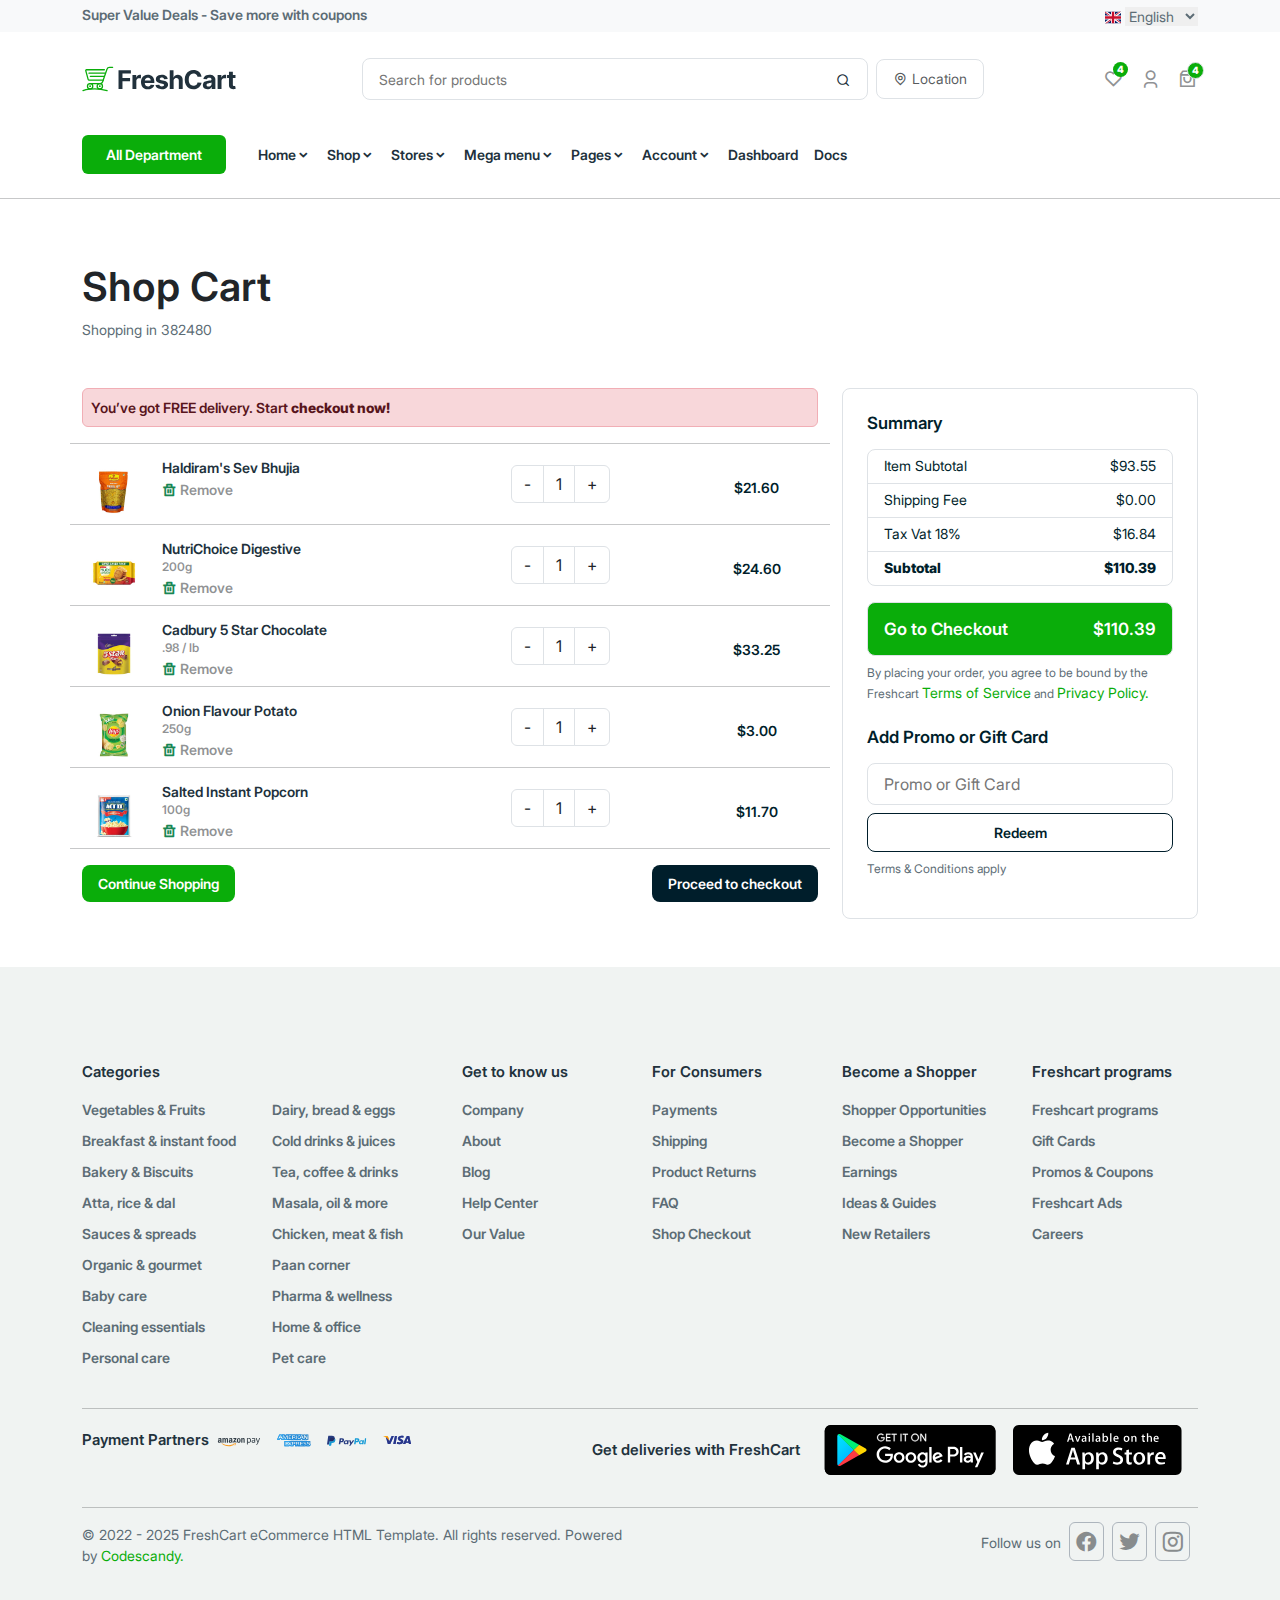
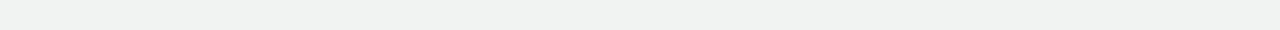
<file: shop.html>
<!DOCTYPE html>
<html lang="en">
<head>
    <meta charset="UTF-8">
    <meta name="viewport" content="width=device-width, initial-scale=1.0">
    <title>Shop Cart | FreshCart - eCommerce</title>
    <!-- remix-icon -->
    <link rel="stylesheet" href="remix-icon/remixicon.css" type="text/css">
    <!-- inter font family -->
    <link rel="stylesheet" href="fonts/inter-fonts/stylesheet.css" type="text/css">
    <!-- bootstrap -->
    <link rel="stylesheet" href="css/bootstrap.min.css" type="text/css">
    <!-- main css -->
    <link rel="stylesheet" href="css/shop.css" type="text/css">
</head>
<body>
    <!-- header -->
    <header>
        <div class="header-top bg-light p-1">
            <div class="container">
                <div class="d-flex justify-content-between ">
                    <p class="mb-0 fw-semibold">Super Value Deals - Save more with coupons</p>
                    <div class="header-top-select">
                        <img src="images/english.svg" class="img-fluid" alt="english" name="english">
                        <select>
                            <option>English</option>
                            <option>Deutsch</option>
                        </select>
                    </div>
                </div>
            </div>
        </div>    
        <div class="header-middle py-3 align-items-center">
            <div class="container">
                <div class="d-flex justify-content-between align-items-center">
                    <div class="logo align-items-center justify-content-center">
                        <img src="images/freshcart-logo.svg" class="img-fluid" alt="logo" name="logo">
                    </div>
                    <div class="header-search d-flex align-items-center">
                        <form class="border rounded-3 py-2 px-3">
                            <input type="text" class="" placeholder="Search for products">
                            <a href="javascript:void(0)"><i class="ri-search-line"></i></a>
                        </form>
                        <a href="javascript:void(0)" class="py-2 ms-2 px-3 border rounded-3 text-body-secondary"><i class="ri-map-pin-line"></i> Location</a>
                    </div>
                    <ul class="d-flex ps-0 align-items-center justify-content-center text-center pt-3">
                        <li class="position-relative"><a href="wishlist.html" class="text-dark"><i class="ri-heart-line fs-5 pe-3 text-body-tertiary "></i></a><span class="position-absolute rounded-circle fw-bold text-white">4</span></li>
                        <li><a href="javascript:void(0)" class="text-dark"><i class="ri-user-3-line fs-5 me-3 text-body-tertiary"></i></a></li>
                        <li class="position-relative"><a href="javascript:void(0)" class="text-dark"><i class="ri-shopping-bag-3-line fs-5 text-body-tertiary"></i></a><span class="position-absolute border rounded-circle fw-bold text-white">4</span></li></li>
                    </ul>
                </div>
            </div>
        </div>
        <div class="header-main d-block col-12 w-100">
            <div class="container">
                <div class=" d-flex align-items-center">
                    <div class="header-main-button">
                        <a href="javascript:void(0)" class="text-white fw-semibold rounded d-inline-block">All Department</a>
                    </div>
                    <nav class="">
                        <ul class="d-flex">
                            <!-- <li><a href="javascript:void(0)" class="d-flex w-100">All Departments</a></li> -->
                            <li class="pt-3"><a href="index.html" class="fw-semibold me-3 d-inline-block align-items-center">Home<i class="ri-arrow-down-s-line"></i></a></li>
                            <li class="pt-3"><a href="shop.html" class="fw-semibold me-3 d-inline-block align-items-center">Shop<i class="ri-arrow-down-s-line"></i></a></li>
                            <li class="pt-3"><a href="stores.html" class="fw-semibold me-3 d-inline-block align-items-center">Stores<i class="ri-arrow-down-s-line"></i></a></li>
                            <li class="pt-3"><a href="javascript:void(0)" class="fw-semibold me-3 d-inline-block align-items-center">Mega menu<i class="ri-arrow-down-s-line"></i></a></li>
                            <li class="pt-3"><a href="pages.html" class="fw-semibold me-3 d-inline-block align-items-center">Pages<i class="ri-arrow-down-s-line"></i></a></li>
                            <li class="pt-3"><a href="javascript:void(0)" class="fw-semibold me-3 d-inline-block align-items-center">Account<i class="ri-arrow-down-s-line"></i></a></li>
                            <li class="pt-3"><a href="javascript:void(0)" class="fw-semibold me-3 d-inline-block align-items-center">Dashboard</a></li>
                            <li class="pt-3"><a href="javascript:void(0)" class="fw-semibold me-3 d-inline-block align-items-center">Docs</a></li>
                         </ul>
                    </nav>
                </div>
            </div>
        </div>
        <hr>
    </header>

    <main>
        <section class="shop py-5">
            <div class="container">
                <div class="shop-title mb-5">
                    <h1 class="fw-semibold">Shop Cart</h1>
                    <p class="">Shopping in 382480</p>
                </div>
                <div class="row">
                    <div class="col-lg-8">
                        <p class="text-danger-emphasis bg-danger-subtle fw-semibold px-2 py-2 border-danger-subtle border rounded rounded-2">You’ve got FREE delivery. Start <span><a href="javascript:void(0)" class="text-danger-emphasis fw-bold">checkout now!</a></span></p>
                        <div class="row">
                            <hr>
                            <div class="shop-product-info d-flex align-items-center">
                                <div class="col-lg-7">
                                    <div class="d-flex">
                                        <img src="images/product-img-1.jpg" class="img-fluid" width="64px" height="64px" alt="cart-img" name="cart-img">
                                        <div class="shop-name ms-3">
                                            <h6 class="mb-0 fw-semibold"><a href="javascript:void(0)">Haldiram's Sev Bhujia</a></h6>
                                            <a href="javascript:void(0)" class="text-body-tertiary fw-semibold"><i class="ri-delete-bin-line text-success"></i> Remove</a>
                                        </div>
                                    </div>
                                </div>
                                <div class="col-3">
                                    <ul class="pagination">
                                        <li class="page-item"><a class="page-link text-dark" href="#">-</a></li>
                                        <li class="page-item"><a class="page-link text-dark" href="#">1</a></li>
                                        <li class="page-item"><a class="page-link text-dark" href="#">+</a></li>
                                    </ul>
                                </div>
                                <div class="col-2">
                                    <h6 class="fw-semibold text-center">$21.60</h6>
                                </div>
                            </div>
                            <hr>
                            <div class="shop-product-info d-flex align-items-center">
                                <div class="col-lg-7">
                                    <div class="d-flex">
                                        <img src="images/product-img-2.jpg" class="img-fluid" width="64px" height="64px" alt="cart-img" name="cart-img">
                                        <div class="shop-name ms-3">
                                            <h6 class="mb-0 fw-semibold"><a href="javascript:void(0)">NutriChoice Digestive</a> <br> <span class="text-body-tertiary">200g</span></h6>
                                            <a href="javascript:void(0)" class="text-body-tertiary fw-semibold"><i class="ri-delete-bin-line text-success"></i> Remove</a>
                                        </div>
                                    </div>
                                </div>
                                <div class="col-3">
                                    <ul class="pagination">
                                        <li class="page-item"><a class="page-link text-dark" href="#">-</a></li>
                                        <li class="page-item"><a class="page-link text-dark" href="#">1</a></li>
                                        <li class="page-item"><a class="page-link text-dark" href="#">+</a></li>
                                    </ul>
                                </div>
                                <div class="col-2">
                                    <h6 class="fw-semibold text-center">$24.60</h6>
                                </div>
                            </div>
                            <hr>
                            <div class="shop-product-info d-flex align-items-center">
                                <div class="col-lg-7">
                                    <div class="d-flex">
                                        <img src="images/product-img-3.jpg" class="img-fluid" width="64px" height="64px" alt="cart-img" name="cart-img">
                                        <div class="shop-name ms-3">
                                            <h6 class="mb-0 fw-semibold"><a href="javascript:void(0)">Cadbury 5 Star Chocolate</a> <br> <span class="text-body-tertiary">.98 / lb</span></h6>
                                            <a href="javascript:void(0)" class="text-body-tertiary fw-semibold"><i class="ri-delete-bin-line text-success"></i> Remove</a>
                                        </div>
                                    </div>
                                </div>
                                <div class="col-3">
                                    <ul class="pagination">
                                        <li class="page-item"><a class="page-link text-dark" href="#">-</a></li>
                                        <li class="page-item"><a class="page-link text-dark" href="#">1</a></li>
                                        <li class="page-item"><a class="page-link text-dark" href="#">+</a></li>
                                    </ul>
                                </div>
                                <div class="col-2">
                                    <h6 class="fw-semibold text-center">$33.25</h6>
                                </div>
                            </div>
                            <hr>
                            <div class="shop-product-info d-flex align-items-center">
                                <div class="col-lg-7">
                                    <div class="d-flex">
                                        <img src="images/product-img-4.jpg" class="img-fluid" width="64px" height="64px" alt="cart-img" name="cart-img">
                                        <div class="shop-name ms-3">
                                            <h6 class="mb-0 fw-semibold"><a href="javascript:void(0)">Onion Flavour Potato</a> <br> <span class="text-body-tertiary">250g</span></h6>
                                            <a href="javascript:void(0)" class="text-body-tertiary fw-semibold"><i class="ri-delete-bin-line text-success"></i> Remove</a>
                                        </div>
                                    </div>
                                </div>
                                <div class="col-3">
                                    <ul class="pagination">
                                        <li class="page-item"><a class="page-link text-dark" href="#">-</a></li>
                                        <li class="page-item"><a class="page-link text-dark" href="#">1</a></li>
                                        <li class="page-item"><a class="page-link text-dark" href="#">+</a></li>
                                    </ul>
                                </div>
                                <div class="col-2">
                                    <h6 class="fw-semibold text-center">$3.00</h6>
                                </div>
                            </div>
                            <hr>
                            <div class="shop-product-info d-flex align-items-center">
                                <div class="col-lg-7">
                                    <div class="d-flex">
                                        <img src="images/product-img-5.jpg" class="img-fluid" width="64px" height="64px" alt="cart-img" name="cart-img">
                                        <div class="shop-name ms-3">
                                            <h6 class="mb-0 fw-semibold"><a href="javascript:void(0)">Salted Instant Popcorn</a> <br> <span class="text-body-tertiary">100g</span></h6>
                                            <a href="javascript:void(0)" class="text-body-tertiary fw-semibold"><i class="ri-delete-bin-line text-success"></i> Remove</a>
                                        </div>
                                    </div>
                                </div>
                                <div class="col-3">
                                    <ul class="pagination">
                                        <li class="page-item"><a class="page-link text-dark" href="#">-</a></li>
                                        <li class="page-item"><a class="page-link text-dark" href="#">1</a></li>
                                        <li class="page-item"><a class="page-link text-dark" href="#">+</a></li>
                                    </ul>
                                </div>
                                <div class="col-2">
                                    <h6 class="fw-semibold text-center">$11.70</h6>
                                </div>
                            </div>
                            <hr>
                        </div>   
                        <div class="shop-button justify-content-between d-flex">
                            <a href="javascript:void(0)" class="fw-semibold text-white px-3 py-2 border-rounded rounded-3">Continue Shopping</a> 
                            <a href="javascript:void(0)" class="fw-semibold text-white px-3 py-2 border-rounded rounded-3">Proceed to checkout</a> 
                        </div>
                    </div>
                    <div class="col-lg-4">
                        <div class="shop-summary border rounded rounded-3 p-4">
                            <h2 class="fw-semibold mb-3">Summary</h2>
                            <ul class="ps-0 border rounded rounded-3">
                                <li class="px-3 py-2 border-bottom">
                                    <div class="d-flex justify-content-between">
                                        <h4 class="mb-0">Item Subtotal</h4>
                                        <h4 class="mb-0">$93.55</h4>
                                    </div>
                                </li>
                                <li class="px-3 py-2 border-bottom">
                                    <div class="d-flex justify-content-between">
                                        <h4 class="mb-0">Shipping Fee</h4>
                                        <h4 class="mb-0">$0.00</h4>
                                    </div>
                                </li>
                                <li class="px-3 py-2 border-bottom">
                                    <div class="d-flex justify-content-between">
                                        <h4 class="mb-0">Tax Vat 18%</h4>
                                        <h4 class="mb-0">$16.84</h4>
                                    </div>
                                </li>
                                <li class="px-3 py-2">
                                    <div class="d-flex justify-content-between">
                                        <h4 class="mb-0 fw-bold">Subtotal</h4>
                                        <h4 class="mb-0 fw-bold">$110.39</h4>
                                    </div>
                                </li>
                            </ul>
                            <a href="javascript:void(0)" class="purchase-button mb-2 border rounded rounded-3 px-3 py-3 d-flex justify-content-between"><h3 class="fw-semibold mb-0 text-white">Go to Checkout</h3><h3 class="fw-semibold mb-0 text-white">$110.39</h3></a>
                            <p class="mb-4">By placing your order, you agree to be bound by the Freshcart <a href="javascript:void(0)">Terms of Service</a> and <a href="javascript:void(0)">Privacy Policy.</a></p>
                            <h2 class="fw-semibold mb-3">Add Promo or Gift Card</h2>
                            <input type="text" class="px-3 py-2 w-100 border rounded rounded-3" placeholder="Promo or Gift Card">
                            <div class="redeem">
                                <a href="javascript:void(0)" class="fw-semibold d-block w-100 text-center my-2 py-2 d-inline-block border border-rounded rounded-3">Redeem</a>
                                <p>Terms & Conditions apply</p>
                            </div>
                        </div>
                    </div>
                </div>
            </div>
        </section>
    </main>

    <!-- footer -->
    <footer class="py-5 ">
        <div class="container">
            <div class="row">
                <div class="col-lg-4">
                    <h6 class="mt-5 mb-3 fw-semibold">Categories</h6>
                    <div class="row">
                        <div class="col-lg-6">
                            <ul class="ps-0">
                                <li><a href="javascript:void(0)" class="mb-2 fw-semibold d-inline-block">Vegetables & Fruits</a></li>
                                <li><a href="javascript:void(0)" class="mb-2 fw-semibold d-inline-block">Breakfast & instant food</a></li>
                                <li><a href="javascript:void(0)" class="mb-2 fw-semibold d-inline-block">Bakery & Biscuits</a></li>
                                <li><a href="javascript:void(0)" class="mb-2 fw-semibold d-inline-block">Atta, rice & dal</a></li>
                                <li><a href="javascript:void(0)" class="mb-2 fw-semibold d-inline-block">Sauces & spreads</a></li>
                                <li><a href="javascript:void(0)" class="mb-2 fw-semibold d-inline-block">Organic & gourmet</a></li>
                                <li><a href="javascript:void(0)" class="mb-2 fw-semibold d-inline-block">Baby care</a></li>
                                <li><a href="javascript:void(0)" class="mb-2 fw-semibold d-inline-block">Cleaning essentials</a></li>
                                <li><a href="javascript:void(0)" class="mb-2 fw-semibold d-inline-block">Personal care</a></li>
                            </ul>
                        </div>
                        <div class="col-lg-6">
                            <ul class="ps-0">
                                <li><a href="javascript:void(0)" class="mb-2 fw-semibold d-inline-block">Dairy, bread & eggs</a></li>
                                <li><a href="javascript:void(0)" class="mb-2 fw-semibold d-inline-block">Cold drinks & juices</a></li>
                                <li><a href="javascript:void(0)" class="mb-2 fw-semibold d-inline-block">Tea, coffee & drinks</a></li>
                                <li><a href="javascript:void(0)" class="mb-2 fw-semibold d-inline-block">Masala, oil & more</a></li>
                                <li><a href="javascript:void(0)" class="mb-2 fw-semibold d-inline-block">Chicken, meat & fish</a></li>
                                <li><a href="javascript:void(0)" class="mb-2 fw-semibold d-inline-block">Paan corner</a></li>
                                <li><a href="javascript:void(0)" class="mb-2 fw-semibold d-inline-block">Pharma & wellness</a></li>
                                <li><a href="javascript:void(0)" class="mb-2 fw-semibold d-inline-block">Home & office</a></li>
                                <li><a href="javascript:void(0)" class="mb-2 fw-semibold d-inline-block">Pet care</a></li>
                            </ul>
                        </div> 
                    </div>
                </div>
                <div class="col-lg-8">
                    <div class="row">
                        <div class="col-lg-3">
                            <h6 class="mt-5 mb-3 fw-semibold">Get to know us</h6>
                            <ul class="ps-0">
                                <li><a href="javascript:void(0)" class="mb-2 fw-semibold d-inline-block">Company</a></li>
                                <li><a href="javascript:void(0)" class="mb-2 fw-semibold d-inline-block">About</a></li>
                                <li><a href="javascript:void(0)" class="mb-2 fw-semibold d-inline-block">Blog</a></li>
                                <li><a href="javascript:void(0)" class="mb-2 fw-semibold d-inline-block">Help Center</a></li>
                                <li><a href="javascript:void(0)" class="mb-2 fw-semibold d-inline-block">Our Value</a></li>
                            </ul>
                        </div>
                        <div class="col-lg-3">
                            <h6 class="mt-5 mb-3 fw-semibold">For Consumers</h6>
                            <ul class="ps-0">
                                <li><a href="javascript:void(0)" class="mb-2 fw-semibold d-inline-block">Payments</a></li>
                                <li><a href="javascript:void(0)" class="mb-2 fw-semibold d-inline-block">Shipping</a></li>
                                <li><a href="javascript:void(0)" class="mb-2 fw-semibold d-inline-block">Product Returns</a></li>
                                <li><a href="javascript:void(0)" class="mb-2 fw-semibold d-inline-block">FAQ</a></li>
                                <li><a href="javascript:void(0)" class="mb-2 fw-semibold d-inline-block">Shop Checkout</a></li>
                            </ul>
                        </div>
                        <div class="col-lg-3">
                            <h6 class="mt-5 mb-3 fw-semibold">Become a Shopper</h6>
                            <ul class="ps-0">
                                <li><a href="javascript:void(0)" class="mb-2 fw-semibold d-inline-block">Shopper Opportunities</a></li>
                                <li><a href="javascript:void(0)" class="mb-2 fw-semibold d-inline-block">Become a Shopper</a></li>
                                <li><a href="javascript:void(0)" class="mb-2 fw-semibold d-inline-block">Earnings</a></li>
                                <li><a href="javascript:void(0)" class="mb-2 fw-semibold d-inline-block">Ideas & Guides</a></li>
                                <li><a href="javascript:void(0)" class="mb-2 fw-semibold d-inline-block">New Retailers</a></li>
                            </ul>
                        </div>
                        <div class="col-lg-3">
                            <h6 class="mt-5 mb-3 fw-semibold">Freshcart programs</h6>
                            <ul class="ps-0">
                                <li><a href="javascript:void(0)" class="mb-2 fw-semibold d-inline-block">Freshcart programs</a></li>
                                <li><a href="javascript:void(0)" class="mb-2 fw-semibold d-inline-block">Gift Cards</a></li>
                                <li><a href="javascript:void(0)" class="mb-2 fw-semibold d-inline-block">Promos & Coupons</a></li>
                                <li><a href="javascript:void(0)" class="mb-2 fw-semibold d-inline-block">Freshcart Ads</a></li>
                                <li><a href="javascript:void(0)" class="mb-2 fw-semibold d-inline-block">Careers</a></li>
                            </ul>
                        </div>
                    </div>
                </div>
            </div>
            <hr>
            <div class="partners justify-content-between align-items-center">
                <div class="row">
                    <div class="col-lg-4">
                        <div class="payment-partner">
                            <ul class="ps-0 d-flex align-items-center">
                                <li><h6 class="fw-semibold mb-0">Payment Partners</h6></li>
                                <li><a href="javascript:void(0)" class="mx-2"><img src="images/amazonpay.svg" class="img-fluid" alt="payment-partner" name="payment-partner"></a></li>
                                <li><a href="javascript:void(0)" class="mx-2"><img src="images/american-express.svg" class="img-fluid" alt="payment-partner" name="payment-partner"></a></li>
                                <li><a href="javascript:void(0)" class="mx-2"><img src="images/paypal.svg" class="img-fluid" alt="payment-partner" name="payment-partner"></a></li>
                                <li><a href="javascript:void(0)" class="mx-2"><img src="images/visa.svg" class="img-fluid" alt="payment-partner" name="payment-partner"></a></li>
                            </ul>
                        </div>
                    </div>
                    <div class="col-lg-8">
                        <div class="app-partner align-items-right d-flex justify-content-end">
                            <ul class="ps-0 d-flex align-items-center">
                                <li><h6 class="fw-semibold mb-0 me-4">Get deliveries with FreshCart</h6></li>
                                <li><a href="javascript:void(0)" class="me-3"><img src="images/googleplay-btn.svg" class="img-fluid" alt=""></a></li>
                                <li><a href="javascript:void(0)" class="me-3"><img src="images/appstore-btn.svg" class="img-fluid" alt=""></a></li>
                            </ul>
                        </div>
                    </div>
                </div>
            </div>
            <hr>
            <div class="copiright">
                <div class="row">
                    <div class="col-lg-6">
                        <p>© 2022 - 2025 FreshCart eCommerce HTML Template. All rights reserved. Powered by <span><a href="javascript:void(0)">Codescandy.</a></span></p>
                    </div>
                    <div class="col-lg-6 ">
                        <ul class="d-flex ps-0 ms-auto align-items-center justify-content-end">
                            <li><p class="mb-0 me-2 d-inline-block">Follow us on</p></li>
                            <li><a href="javascript:void(0)" class="text-body-tertiary me-2 fs-4 p-1 border rounded border-dark-subtle rounded-2"><i class="ri-facebook-circle-fill"></i></a></li>
                            <li><a href="javascript:void(0)" class="text-body-tertiary me-2 fs-4 p-1 border rounded border-dark-subtle rounded-2"><i class="ri-twitter-fill"></i></a></li>
                            <li><a href="javascript:void(0)" class="text-body-tertiary me-2 fs-4 p-1 border rounded border-dark-subtle rounded-2"><i class="ri-instagram-line"></i></a></li>
                        </ul>
                    </div>
                </div>
            </div>
        </div>
    </footer>

    <script src="js/bootstrap.bundle.min.js" type="text/javascript"></script>
</body>
</html>
</file>
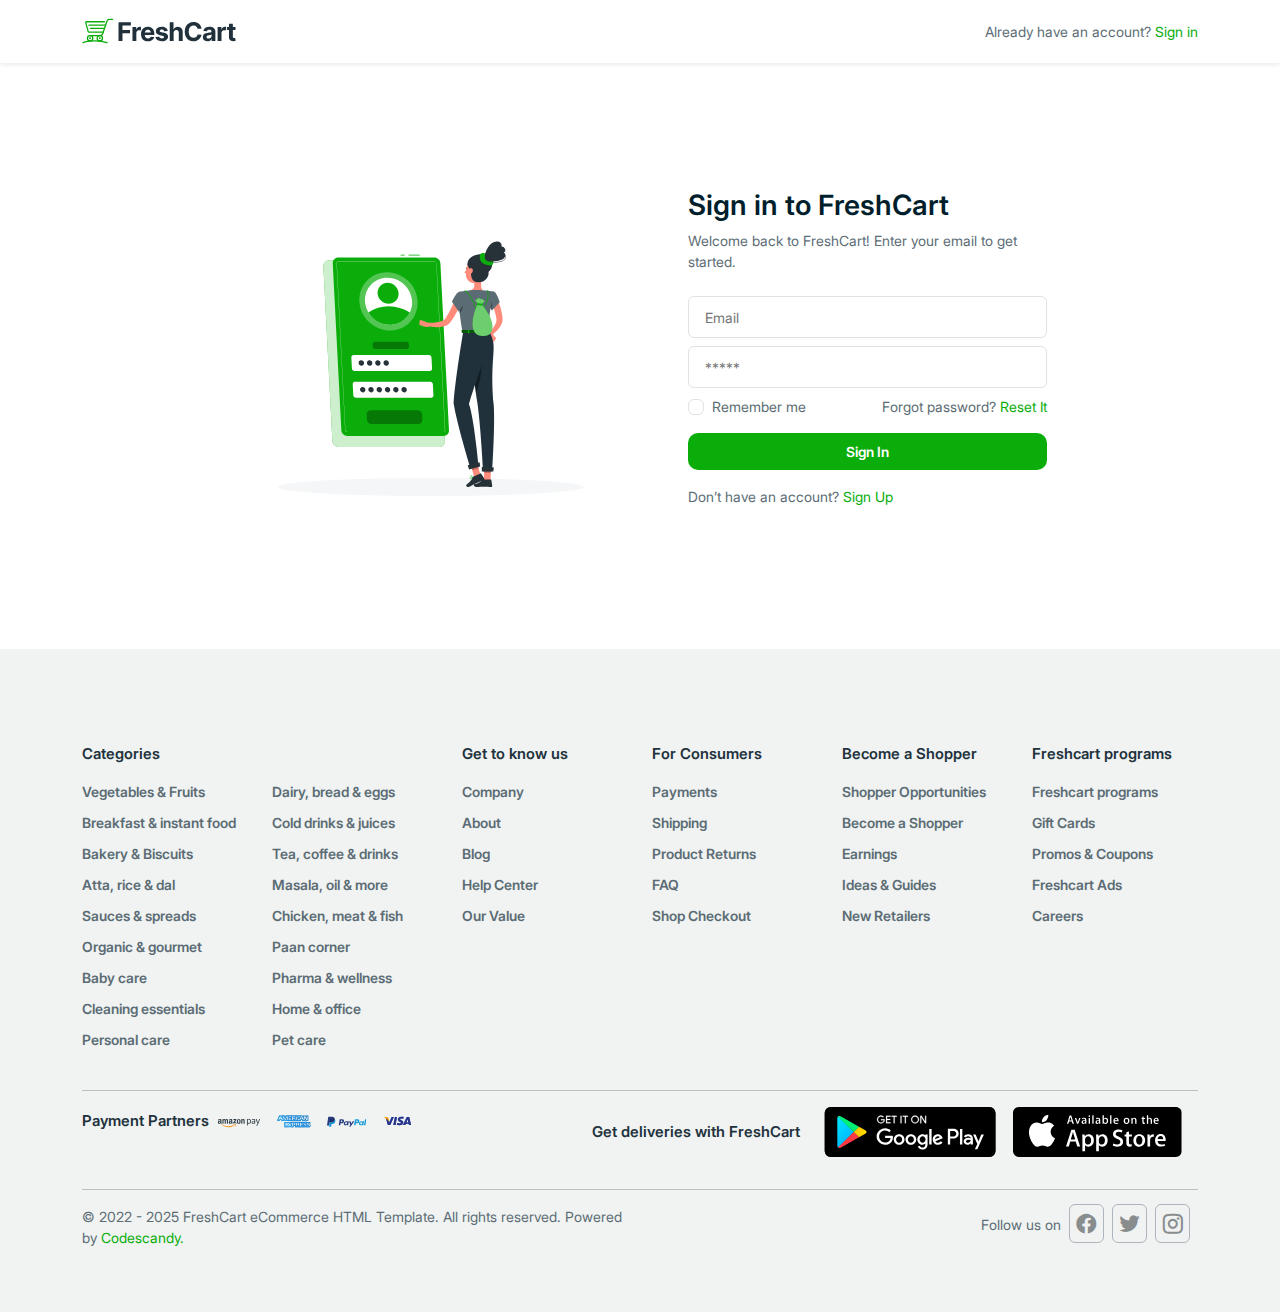
<file: sign-in.html>
<!DOCTYPE html>
<html lang="en">
<head>
    <meta charset="UTF-8">
    <meta name="viewport" content="width=device-width, initial-scale=1.0">
    <title>Sign In | FreshCart - eCommerce</title>

    <!-- remix-icon -->
    <link rel="stylesheet" href="remix-icon/remixicon.css" type="text/css">
    <!-- inter font family -->
    <link rel="stylesheet" href="fonts/inter-fonts/stylesheet.css" type="text/css">
    <!-- bootstrap -->
    <link rel="stylesheet" href="css/bootstrap.min.css" type="text/css">
    <!-- main css -->
    <link rel="stylesheet" href="css/sign-in.css" type="text/css">
</head>
<body>
    <!-- header -->
    <header class="shadow-sm">
        <div class="container">
            <div class="d-flex py-3 align-items-center justify-content-between">
                <div class="logo">
                    <img src="images/freshcart-logo.svg" class="img-fluid" alt="logo" name="logo">
                </div>
                <p class="mb-0">Already have an account? <a href="sign-in.html">Sign in</a></p>
            </div>
        </div>
    </header>

    <main>
        <!-- sign-in -->
        <section class="sign-in py-5 my-5">
            <div class="container">
                <div class="row w-75 mx-auto align-items-center">
                    <div class="col-lg-6">
                        <img src="images/signin-g.svg" class="img-fluid" alt="sign-in" name="sign-in">
                    </div>
                    <div class="col-lg-6 ps-lg-5">
                        <h2 class="fw-semibold">Sign in to FreshCart</h2>
                        <p class="mb-4">Welcome back to FreshCart! Enter your email to get started.</p>
                        <input type="email" class="w-100 rounded-2 px-3 py-2 mb-2" placeholder="Email">
                        <input type="password" class="w-100 rounded-2 px-3 py-2 mb-2" placeholder="*****">
                        <div class="d-flex mb-3 justify-content-between">
                            <div class="d-flex align-items-center">
                                <input type="checkbox" class="form-check-input mt-0 rounded-2">
                                <p class="ms-2 mb-0">Remember me</p>
                            </div>
                            <p class="mb-0">Forgot password? <a href="javascript:void(0)">Reset It</a></p>
                        </div>
                        <a href="javascript:void(0)" class="sign-in-btn border-3 mb-3 fw-semibold d-block text-center py-2 text-white">Sign In</a>
                        <p>Don’t have an account? <a href="sign-up.html">Sign Up</a></p>
                    </div>
                </div>
            </div>
        </section>
    </main>

    <!-- footer -->
    <footer class="py-5 ">
        <div class="container">
            <div class="row">
                <div class="col-lg-4">
                    <h6 class="mt-5 mb-3 fw-semibold">Categories</h6>
                    <div class="row">
                        <div class="col-lg-6">
                            <ul class="ps-0">
                                <li><a href="javascript:void(0)" class="mb-2 fw-semibold d-inline-block">Vegetables & Fruits</a></li>
                                <li><a href="javascript:void(0)" class="mb-2 fw-semibold d-inline-block">Breakfast & instant food</a></li>
                                <li><a href="javascript:void(0)" class="mb-2 fw-semibold d-inline-block">Bakery & Biscuits</a></li>
                                <li><a href="javascript:void(0)" class="mb-2 fw-semibold d-inline-block">Atta, rice & dal</a></li>
                                <li><a href="javascript:void(0)" class="mb-2 fw-semibold d-inline-block">Sauces & spreads</a></li>
                                <li><a href="javascript:void(0)" class="mb-2 fw-semibold d-inline-block">Organic & gourmet</a></li>
                                <li><a href="javascript:void(0)" class="mb-2 fw-semibold d-inline-block">Baby care</a></li>
                                <li><a href="javascript:void(0)" class="mb-2 fw-semibold d-inline-block">Cleaning essentials</a></li>
                                <li><a href="javascript:void(0)" class="mb-2 fw-semibold d-inline-block">Personal care</a></li>
                            </ul>
                        </div>
                        <div class="col-lg-6">
                            <ul class="ps-0">
                                <li><a href="javascript:void(0)" class="mb-2 fw-semibold d-inline-block">Dairy, bread & eggs</a></li>
                                <li><a href="javascript:void(0)" class="mb-2 fw-semibold d-inline-block">Cold drinks & juices</a></li>
                                <li><a href="javascript:void(0)" class="mb-2 fw-semibold d-inline-block">Tea, coffee & drinks</a></li>
                                <li><a href="javascript:void(0)" class="mb-2 fw-semibold d-inline-block">Masala, oil & more</a></li>
                                <li><a href="javascript:void(0)" class="mb-2 fw-semibold d-inline-block">Chicken, meat & fish</a></li>
                                <li><a href="javascript:void(0)" class="mb-2 fw-semibold d-inline-block">Paan corner</a></li>
                                <li><a href="javascript:void(0)" class="mb-2 fw-semibold d-inline-block">Pharma & wellness</a></li>
                                <li><a href="javascript:void(0)" class="mb-2 fw-semibold d-inline-block">Home & office</a></li>
                                <li><a href="javascript:void(0)" class="mb-2 fw-semibold d-inline-block">Pet care</a></li>
                            </ul>
                        </div> 
                    </div>
                </div>
                <div class="col-lg-8">
                    <div class="row">
                        <div class="col-lg-3">
                            <h6 class="mt-5 mb-3 fw-semibold">Get to know us</h6>
                            <ul class="ps-0">
                                <li><a href="javascript:void(0)" class="mb-2 fw-semibold d-inline-block">Company</a></li>
                                <li><a href="javascript:void(0)" class="mb-2 fw-semibold d-inline-block">About</a></li>
                                <li><a href="javascript:void(0)" class="mb-2 fw-semibold d-inline-block">Blog</a></li>
                                <li><a href="javascript:void(0)" class="mb-2 fw-semibold d-inline-block">Help Center</a></li>
                                <li><a href="javascript:void(0)" class="mb-2 fw-semibold d-inline-block">Our Value</a></li>
                            </ul>
                        </div>
                        <div class="col-lg-3">
                            <h6 class="mt-5 mb-3 fw-semibold">For Consumers</h6>
                            <ul class="ps-0">
                                <li><a href="javascript:void(0)" class="mb-2 fw-semibold d-inline-block">Payments</a></li>
                                <li><a href="javascript:void(0)" class="mb-2 fw-semibold d-inline-block">Shipping</a></li>
                                <li><a href="javascript:void(0)" class="mb-2 fw-semibold d-inline-block">Product Returns</a></li>
                                <li><a href="javascript:void(0)" class="mb-2 fw-semibold d-inline-block">FAQ</a></li>
                                <li><a href="javascript:void(0)" class="mb-2 fw-semibold d-inline-block">Shop Checkout</a></li>
                            </ul>
                        </div>
                        <div class="col-lg-3">
                            <h6 class="mt-5 mb-3 fw-semibold">Become a Shopper</h6>
                            <ul class="ps-0">
                                <li><a href="javascript:void(0)" class="mb-2 fw-semibold d-inline-block">Shopper Opportunities</a></li>
                                <li><a href="javascript:void(0)" class="mb-2 fw-semibold d-inline-block">Become a Shopper</a></li>
                                <li><a href="javascript:void(0)" class="mb-2 fw-semibold d-inline-block">Earnings</a></li>
                                <li><a href="javascript:void(0)" class="mb-2 fw-semibold d-inline-block">Ideas & Guides</a></li>
                                <li><a href="javascript:void(0)" class="mb-2 fw-semibold d-inline-block">New Retailers</a></li>
                            </ul>
                        </div>
                        <div class="col-lg-3">
                            <h6 class="mt-5 mb-3 fw-semibold">Freshcart programs</h6>
                            <ul class="ps-0">
                                <li><a href="javascript:void(0)" class="mb-2 fw-semibold d-inline-block">Freshcart programs</a></li>
                                <li><a href="javascript:void(0)" class="mb-2 fw-semibold d-inline-block">Gift Cards</a></li>
                                <li><a href="javascript:void(0)" class="mb-2 fw-semibold d-inline-block">Promos & Coupons</a></li>
                                <li><a href="javascript:void(0)" class="mb-2 fw-semibold d-inline-block">Freshcart Ads</a></li>
                                <li><a href="javascript:void(0)" class="mb-2 fw-semibold d-inline-block">Careers</a></li>
                            </ul>
                        </div>
                    </div>
                </div>
            </div>
            <hr>
            <div class="partners justify-content-between align-items-center">
                <div class="row">
                    <div class="col-lg-4">
                        <div class="payment-partner">
                            <ul class="ps-0 d-flex align-items-center">
                                <li><h6 class="fw-semibold mb-0">Payment Partners</h6></li>
                                <li><a href="javascript:void(0)" class="mx-2"><img src="images/amazonpay.svg" class="img-fluid" alt="payment-partner" name="payment-partner"></a></li>
                                <li><a href="javascript:void(0)" class="mx-2"><img src="images/american-express.svg" class="img-fluid" alt="payment-partner" name="payment-partner"></a></li>
                                <li><a href="javascript:void(0)" class="mx-2"><img src="images/paypal.svg" class="img-fluid" alt="payment-partner" name="payment-partner"></a></li>
                                <li><a href="javascript:void(0)" class="mx-2"><img src="images/visa.svg" class="img-fluid" alt="payment-partner" name="payment-partner"></a></li>
                            </ul>
                        </div>
                    </div>
                    <div class="col-lg-8">
                        <div class="app-partner align-items-right d-flex justify-content-end">
                            <ul class="ps-0 d-flex align-items-center">
                                <li><h6 class="fw-semibold mb-0 me-4">Get deliveries with FreshCart</h6></li>
                                <li><a href="javascript:void(0)" class="me-3"><img src="images/googleplay-btn.svg" class="img-fluid" alt=""></a></li>
                                <li><a href="javascript:void(0)" class="me-3"><img src="images/appstore-btn.svg" class="img-fluid" alt=""></a></li>
                            </ul>
                        </div>
                    </div>
                </div>
            </div>
            <hr>
            <div class="copiright">
                <div class="row">
                    <div class="col-lg-6">
                        <p>© 2022 - 2025 FreshCart eCommerce HTML Template. All rights reserved. Powered by <span><a href="javascript:void(0)">Codescandy.</a></span></p>
                    </div>
                    <div class="col-lg-6 ">
                        <ul class="d-flex ps-0 ms-auto align-items-center justify-content-end">
                            <li><p class="mb-0 me-2 d-inline-block">Follow us on</p></li>
                            <li><a href="javascript:void(0)" class="text-body-tertiary me-2 fs-4 p-1 border rounded border-dark-subtle rounded-2"><i class="ri-facebook-circle-fill"></i></a></li>
                            <li><a href="javascript:void(0)" class="text-body-tertiary me-2 fs-4 p-1 border rounded border-dark-subtle rounded-2"><i class="ri-twitter-fill"></i></a></li>
                            <li><a href="javascript:void(0)" class="text-body-tertiary me-2 fs-4 p-1 border rounded border-dark-subtle rounded-2"><i class="ri-instagram-line"></i></a></li>
                        </ul>
                    </div>
                </div>
            </div>
        </div>
    </footer>
</body>
</html>
</file>
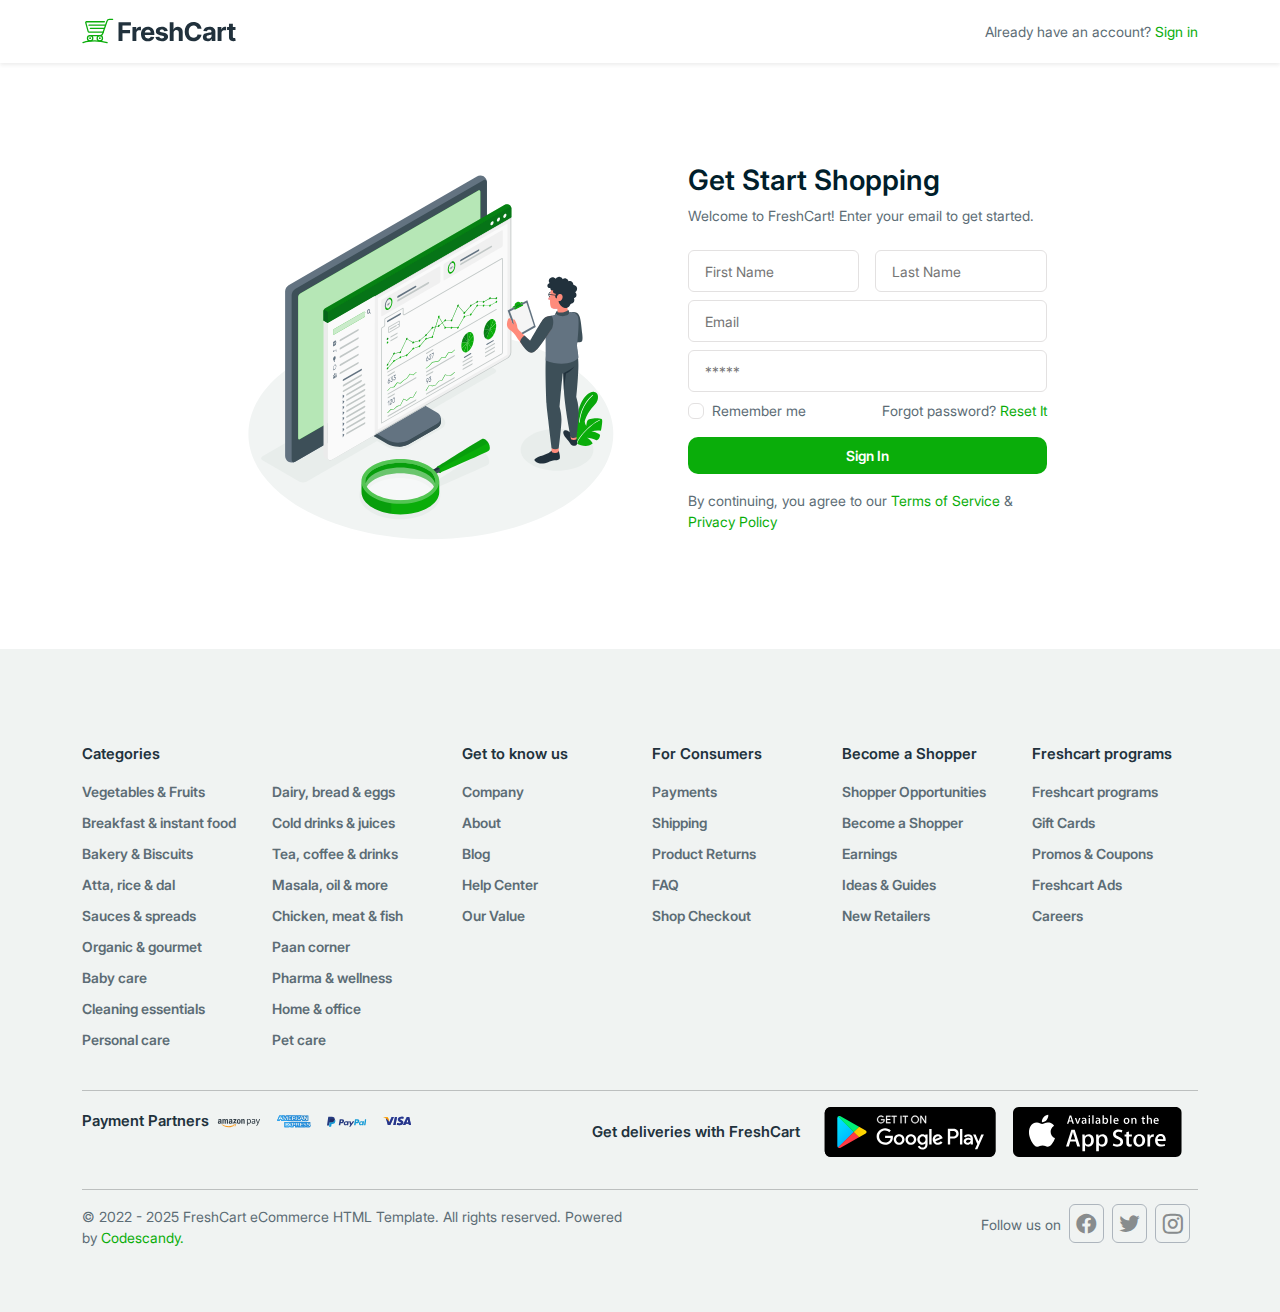
<file: sign-up.html>
<!DOCTYPE html>
<html lang="en">
<head>
    <meta charset="UTF-8">
    <meta name="viewport" content="width=device-width, initial-scale=1.0">
    <title>Sign Up | FreshCart - eCommerce</title>

    <!-- remix-icon -->
    <link rel="stylesheet" href="remix-icon/remixicon.css" type="text/css">
    <!-- inter font family -->
    <link rel="stylesheet" href="fonts/inter-fonts/stylesheet.css" type="text/css">
    <!-- bootstrap -->
    <link rel="stylesheet" href="css/bootstrap.min.css" type="text/css">
    <!-- main css -->
    <link rel="stylesheet" href="css/sign-up.css" type="text/css">
</head>
<body>
    <!-- header -->
    <header class="shadow-sm">
        <div class="container">
            <div class="d-flex py-3 align-items-center justify-content-between">
                <div class="logo">
                    <img src="images/freshcart-logo.svg" class="img-fluid" alt="logo" name="logo">
                </div>
                <p class="mb-0">Already have an account? <a href="sign-in.html">Sign in</a></p>
            </div>
        </div>
    </header>

    <main>
        <!-- sign-up -->
        <section class="sign-up py-5 my-5">
            <div class="container">
                <div class="row w-75 mx-auto align-items-center">
                    <div class="col-lg-6">
                        <img src="images/signup-g.svg" class="img-fluid" alt="sign-up" name="sign-up">
                    </div>
                    <div class="col-lg-6 ps-lg-5">
                        <h2 class="fw-semibold">Get Start Shopping</h2>
                        <p class="mb-4">Welcome to FreshCart! Enter your email to get started.</p>
                        <div class="d-flex w-100">
                            <input type="text" class="w-100 rounded-2 px-3 py-2 me-2 mb-2" placeholder="First Name">
                            <input type="text" class="w-100 rounded-2 px-3 py-2 ms-2 mb-2" placeholder="Last Name">
                        </div>
                        <input type="text" class="w-100 rounded-2 px-3 py-2 mb-2" placeholder="Email">
                        <input type="password" class="w-100 rounded-2 px-3 py-2 mb-2" placeholder="*****">
                        <div class="d-flex mb-3 justify-content-between">
                            <div class="d-flex align-items-center">
                                <input type="checkbox" class="form-check-input mt-0 rounded-2">
                                <p class="ms-2 mb-0">Remember me</p>
                            </div>
                            <p class="mb-0">Forgot password? <a href="javascript:void(0)">Reset It</a></p>
                        </div>
                        <a href="javascript:void(0)" class="sign-up-btn border-3 mb-3 fw-semibold d-block text-center py-2 text-white">Sign In</a>
                        <p>By continuing, you agree to our <a href="javascript:void(0)">Terms of Service</a> & <a href="javascript:void(0)">Privacy Policy</a></p>
                    </div>
                </div>
            </div>
        </section>
    </main>

    <!-- footer -->
    <footer class="py-5 ">
        <div class="container">
            <div class="row">
                <div class="col-lg-4">
                    <h6 class="mt-5 mb-3 fw-semibold">Categories</h6>
                    <div class="row">
                        <div class="col-lg-6">
                            <ul class="ps-0">
                                <li><a href="javascript:void(0)" class="mb-2 fw-semibold d-inline-block">Vegetables & Fruits</a></li>
                                <li><a href="javascript:void(0)" class="mb-2 fw-semibold d-inline-block">Breakfast & instant food</a></li>
                                <li><a href="javascript:void(0)" class="mb-2 fw-semibold d-inline-block">Bakery & Biscuits</a></li>
                                <li><a href="javascript:void(0)" class="mb-2 fw-semibold d-inline-block">Atta, rice & dal</a></li>
                                <li><a href="javascript:void(0)" class="mb-2 fw-semibold d-inline-block">Sauces & spreads</a></li>
                                <li><a href="javascript:void(0)" class="mb-2 fw-semibold d-inline-block">Organic & gourmet</a></li>
                                <li><a href="javascript:void(0)" class="mb-2 fw-semibold d-inline-block">Baby care</a></li>
                                <li><a href="javascript:void(0)" class="mb-2 fw-semibold d-inline-block">Cleaning essentials</a></li>
                                <li><a href="javascript:void(0)" class="mb-2 fw-semibold d-inline-block">Personal care</a></li>
                            </ul>
                        </div>
                        <div class="col-lg-6">
                            <ul class="ps-0">
                                <li><a href="javascript:void(0)" class="mb-2 fw-semibold d-inline-block">Dairy, bread & eggs</a></li>
                                <li><a href="javascript:void(0)" class="mb-2 fw-semibold d-inline-block">Cold drinks & juices</a></li>
                                <li><a href="javascript:void(0)" class="mb-2 fw-semibold d-inline-block">Tea, coffee & drinks</a></li>
                                <li><a href="javascript:void(0)" class="mb-2 fw-semibold d-inline-block">Masala, oil & more</a></li>
                                <li><a href="javascript:void(0)" class="mb-2 fw-semibold d-inline-block">Chicken, meat & fish</a></li>
                                <li><a href="javascript:void(0)" class="mb-2 fw-semibold d-inline-block">Paan corner</a></li>
                                <li><a href="javascript:void(0)" class="mb-2 fw-semibold d-inline-block">Pharma & wellness</a></li>
                                <li><a href="javascript:void(0)" class="mb-2 fw-semibold d-inline-block">Home & office</a></li>
                                <li><a href="javascript:void(0)" class="mb-2 fw-semibold d-inline-block">Pet care</a></li>
                            </ul>
                        </div> 
                    </div>
                </div>
                <div class="col-lg-8">
                    <div class="row">
                        <div class="col-lg-3">
                            <h6 class="mt-5 mb-3 fw-semibold">Get to know us</h6>
                            <ul class="ps-0">
                                <li><a href="javascript:void(0)" class="mb-2 fw-semibold d-inline-block">Company</a></li>
                                <li><a href="javascript:void(0)" class="mb-2 fw-semibold d-inline-block">About</a></li>
                                <li><a href="javascript:void(0)" class="mb-2 fw-semibold d-inline-block">Blog</a></li>
                                <li><a href="javascript:void(0)" class="mb-2 fw-semibold d-inline-block">Help Center</a></li>
                                <li><a href="javascript:void(0)" class="mb-2 fw-semibold d-inline-block">Our Value</a></li>
                            </ul>
                        </div>
                        <div class="col-lg-3">
                            <h6 class="mt-5 mb-3 fw-semibold">For Consumers</h6>
                            <ul class="ps-0">
                                <li><a href="javascript:void(0)" class="mb-2 fw-semibold d-inline-block">Payments</a></li>
                                <li><a href="javascript:void(0)" class="mb-2 fw-semibold d-inline-block">Shipping</a></li>
                                <li><a href="javascript:void(0)" class="mb-2 fw-semibold d-inline-block">Product Returns</a></li>
                                <li><a href="javascript:void(0)" class="mb-2 fw-semibold d-inline-block">FAQ</a></li>
                                <li><a href="javascript:void(0)" class="mb-2 fw-semibold d-inline-block">Shop Checkout</a></li>
                            </ul>
                        </div>
                        <div class="col-lg-3">
                            <h6 class="mt-5 mb-3 fw-semibold">Become a Shopper</h6>
                            <ul class="ps-0">
                                <li><a href="javascript:void(0)" class="mb-2 fw-semibold d-inline-block">Shopper Opportunities</a></li>
                                <li><a href="javascript:void(0)" class="mb-2 fw-semibold d-inline-block">Become a Shopper</a></li>
                                <li><a href="javascript:void(0)" class="mb-2 fw-semibold d-inline-block">Earnings</a></li>
                                <li><a href="javascript:void(0)" class="mb-2 fw-semibold d-inline-block">Ideas & Guides</a></li>
                                <li><a href="javascript:void(0)" class="mb-2 fw-semibold d-inline-block">New Retailers</a></li>
                            </ul>
                        </div>
                        <div class="col-lg-3">
                            <h6 class="mt-5 mb-3 fw-semibold">Freshcart programs</h6>
                            <ul class="ps-0">
                                <li><a href="javascript:void(0)" class="mb-2 fw-semibold d-inline-block">Freshcart programs</a></li>
                                <li><a href="javascript:void(0)" class="mb-2 fw-semibold d-inline-block">Gift Cards</a></li>
                                <li><a href="javascript:void(0)" class="mb-2 fw-semibold d-inline-block">Promos & Coupons</a></li>
                                <li><a href="javascript:void(0)" class="mb-2 fw-semibold d-inline-block">Freshcart Ads</a></li>
                                <li><a href="javascript:void(0)" class="mb-2 fw-semibold d-inline-block">Careers</a></li>
                            </ul>
                        </div>
                    </div>
                </div>
            </div>
            <hr>
            <div class="partners justify-content-between align-items-center">
                <div class="row">
                    <div class="col-lg-4">
                        <div class="payment-partner">
                            <ul class="ps-0 d-flex align-items-center">
                                <li><h6 class="fw-semibold mb-0">Payment Partners</h6></li>
                                <li><a href="javascript:void(0)" class="mx-2"><img src="images/amazonpay.svg" class="img-fluid" alt="payment-partner" name="payment-partner"></a></li>
                                <li><a href="javascript:void(0)" class="mx-2"><img src="images/american-express.svg" class="img-fluid" alt="payment-partner" name="payment-partner"></a></li>
                                <li><a href="javascript:void(0)" class="mx-2"><img src="images/paypal.svg" class="img-fluid" alt="payment-partner" name="payment-partner"></a></li>
                                <li><a href="javascript:void(0)" class="mx-2"><img src="images/visa.svg" class="img-fluid" alt="payment-partner" name="payment-partner"></a></li>
                            </ul>
                        </div>
                    </div>
                    <div class="col-lg-8">
                        <div class="app-partner align-items-right d-flex justify-content-end">
                            <ul class="ps-0 d-flex align-items-center">
                                <li><h6 class="fw-semibold mb-0 me-4">Get deliveries with FreshCart</h6></li>
                                <li><a href="javascript:void(0)" class="me-3"><img src="images/googleplay-btn.svg" class="img-fluid" alt=""></a></li>
                                <li><a href="javascript:void(0)" class="me-3"><img src="images/appstore-btn.svg" class="img-fluid" alt=""></a></li>
                            </ul>
                        </div>
                    </div>
                </div>
            </div>
            <hr>
            <div class="copiright">
                <div class="row">
                    <div class="col-lg-6">
                        <p>© 2022 - 2025 FreshCart eCommerce HTML Template. All rights reserved. Powered by <span><a href="javascript:void(0)">Codescandy.</a></span></p>
                    </div>
                    <div class="col-lg-6 ">
                        <ul class="d-flex ps-0 ms-auto align-items-center justify-content-end">
                            <li><p class="mb-0 me-2 d-inline-block">Follow us on</p></li>
                            <li><a href="javascript:void(0)" class="text-body-tertiary me-2 fs-4 p-1 border rounded border-dark-subtle rounded-2"><i class="ri-facebook-circle-fill"></i></a></li>
                            <li><a href="javascript:void(0)" class="text-body-tertiary me-2 fs-4 p-1 border rounded border-dark-subtle rounded-2"><i class="ri-twitter-fill"></i></a></li>
                            <li><a href="javascript:void(0)" class="text-body-tertiary me-2 fs-4 p-1 border rounded border-dark-subtle rounded-2"><i class="ri-instagram-line"></i></a></li>
                        </ul>
                    </div>
                </div>
            </div>
        </div>
    </footer>
</body>
</html>
</file>
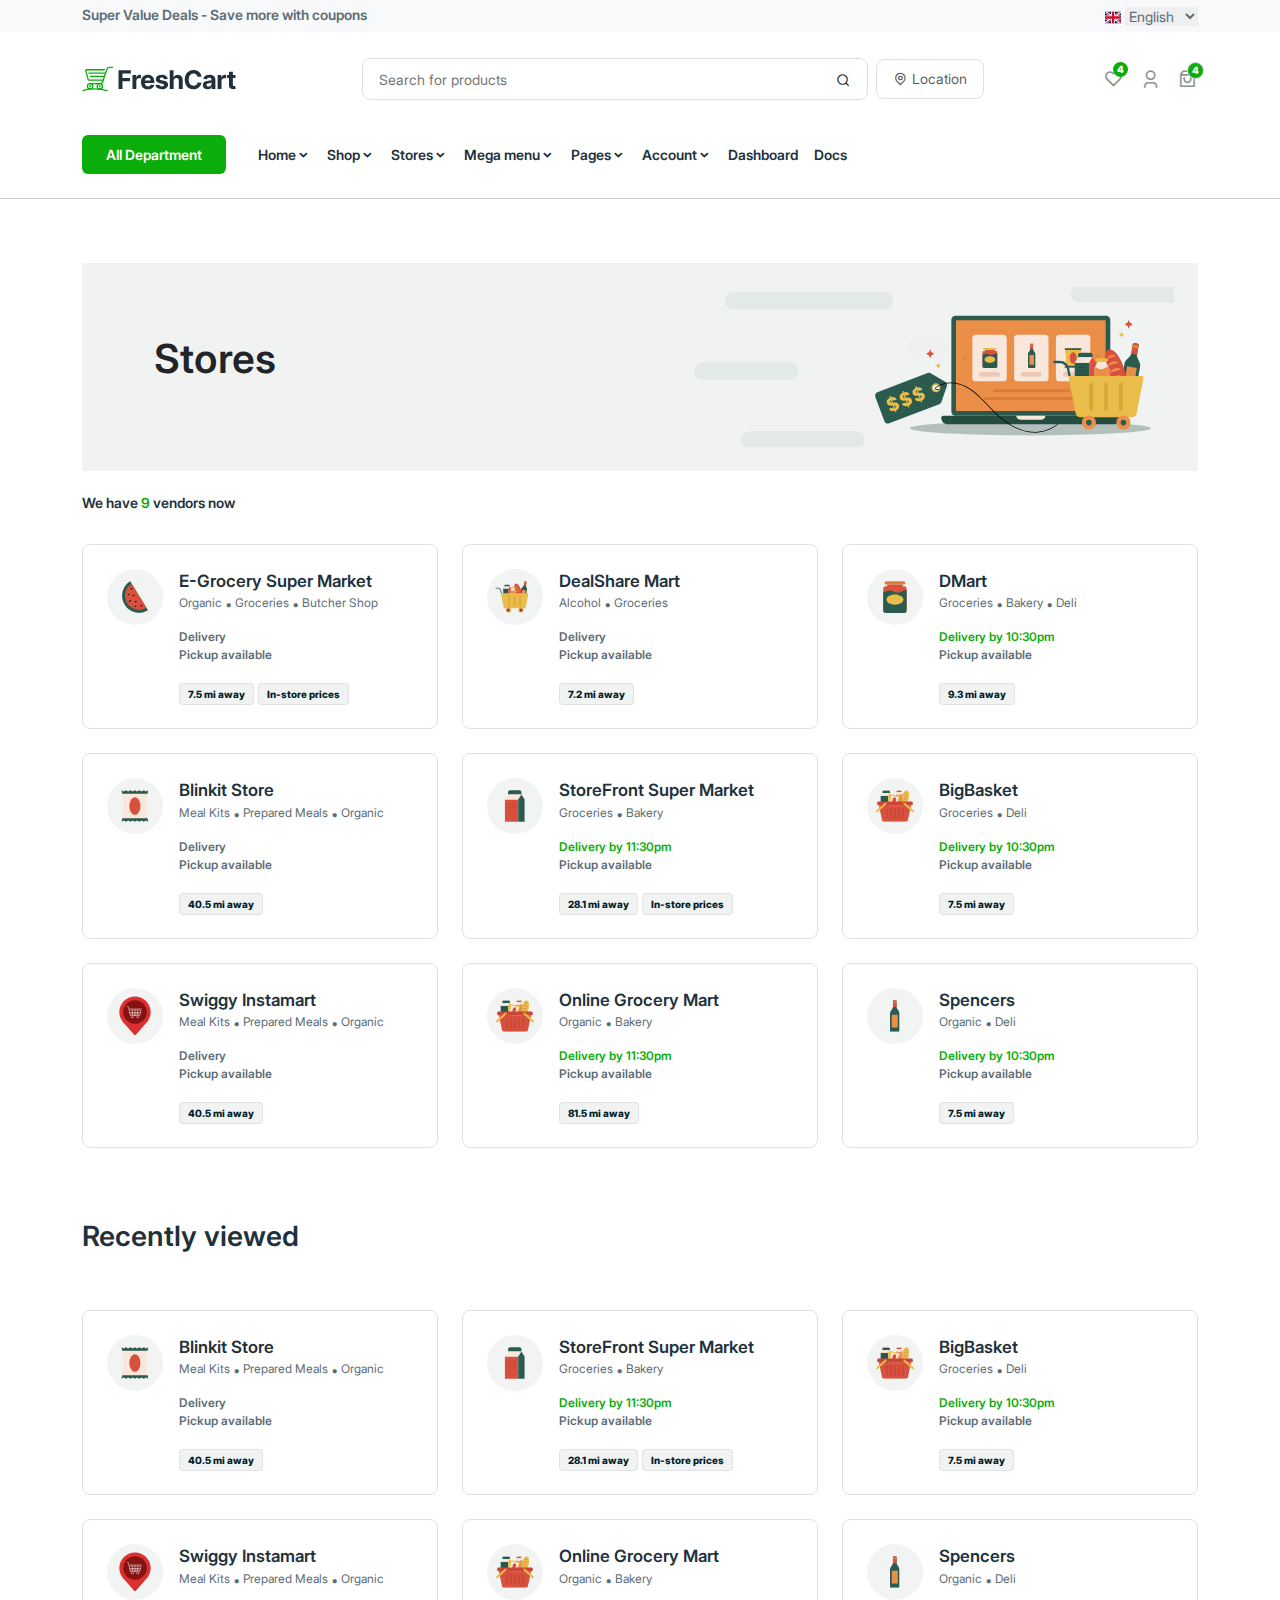
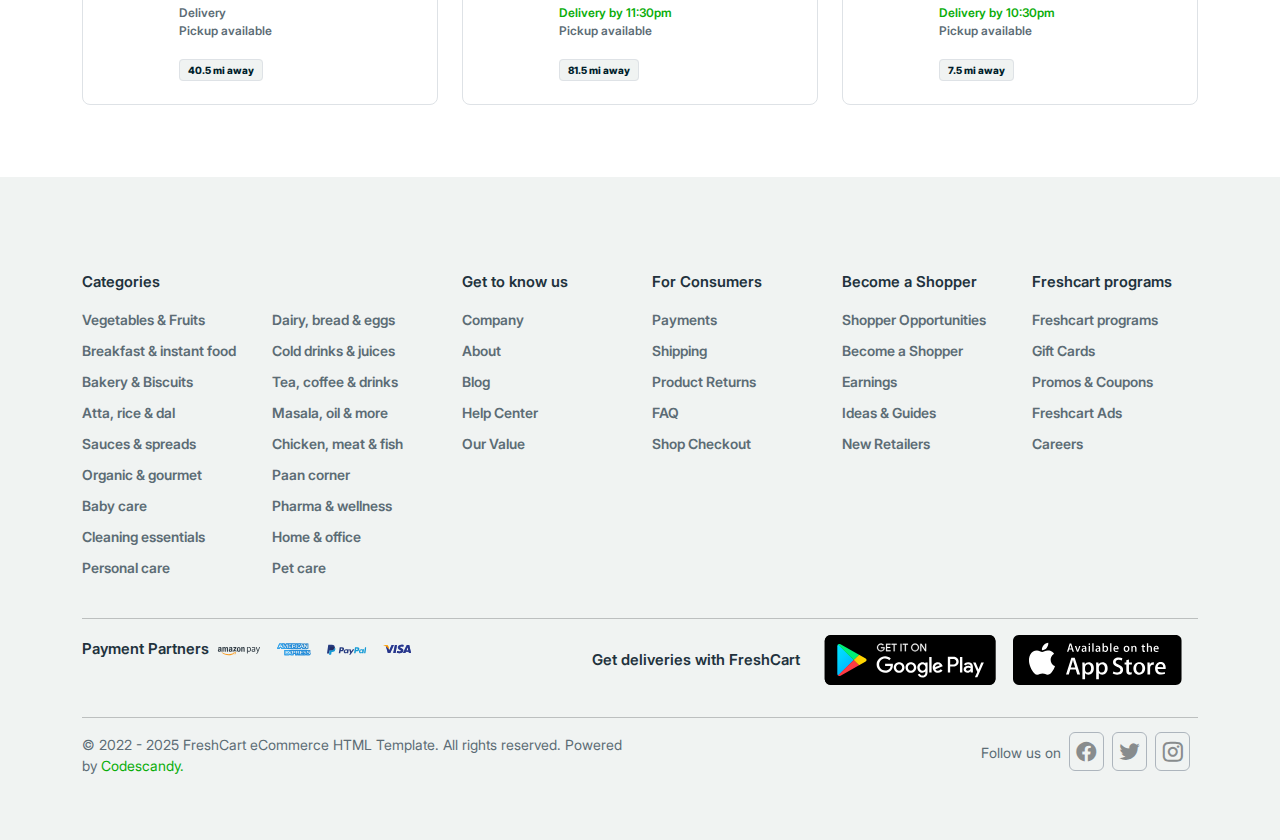
<file: stores.html>
<!DOCTYPE html>
<html lang="en">
<head>
    <meta charset="UTF-8">
    <meta name="viewport" content="width=device-width, initial-scale=1.0">
    <title>Stores Cart | FreshCart - eCommerce</title>
    <!-- remix-icon -->
    <link rel="stylesheet" href="remix-icon/remixicon.css" type="text/css">
    <!-- inter font family -->
    <link rel="stylesheet" href="fonts/inter-fonts/stylesheet.css" type="text/css">
    <!-- bootstrap -->
    <link rel="stylesheet" href="css/bootstrap.min.css" type="text/css">
    <!-- main css -->
    <link rel="stylesheet" href="css/stores.css" type="text/css">
</head>
<body>
    <!-- header -->
    <header>
        <div class="header-top bg-light p-1">
            <div class="container">
                <div class="d-flex justify-content-between ">
                    <p class="mb-0 fw-semibold">Super Value Deals - Save more with coupons</p>
                    <div class="header-top-select">
                        <img src="images/english.svg" class="img-fluid" alt="english" name="english">
                        <select>
                            <option>English</option>
                            <option>Deutsch</option>
                        </select>
                    </div>
                </div>
            </div>
        </div>    
        <div class="header-middle py-3 align-items-center">
            <div class="container">
                <div class="d-flex justify-content-between align-items-center">
                    <div class="logo align-items-center justify-content-center">
                        <img src="images/freshcart-logo.svg" class="img-fluid" alt="logo" name="logo">
                    </div>
                    <div class="header-search d-flex align-items-center">
                        <form class="border rounded-3 py-2 px-3">
                            <input type="text" class="" placeholder="Search for products">
                            <a href="javascript:void(0)"><i class="ri-search-line"></i></a>
                        </form>
                        <a href="javascript:void(0)" class="py-2 ms-2 px-3 border rounded-3 text-body-secondary"><i class="ri-map-pin-line"></i> Location</a>
                    </div>
                    <ul class="d-flex ps-0 align-items-center justify-content-center text-center pt-3">
                        <li class="position-relative"><a href="wishlist.html" class="text-dark"><i class="ri-heart-line fs-5 pe-3 text-body-tertiary "></i></a><span class="position-absolute rounded-circle fw-bold text-white">4</span></li>
                        <li><a href="javascript:void(0)" class="text-dark"><i class="ri-user-3-line fs-5 me-3 text-body-tertiary"></i></a></li>
                        <li class="position-relative"><a href="javascript:void(0)" class="text-dark"><i class="ri-shopping-bag-3-line fs-5 text-body-tertiary"></i></a><span class="position-absolute border rounded-circle fw-bold text-white">4</span></li></li>
                    </ul>
                </div>
            </div>
        </div>
        <div class="header-main d-block col-12 w-100">
            <div class="container">
                <div class=" d-flex align-items-center">
                    <div class="header-main-button">
                        <a href="javascript:void(0)" class="text-white fw-semibold rounded d-inline-block">All Department</a>
                    </div>
                    <nav class="">
                        <ul class="d-flex">
                            <!-- <li><a href="javascript:void(0)" class="d-flex w-100">All Departments</a></li> -->
                            <li class="pt-3"><a href="index.html" class="fw-semibold me-3 d-inline-block align-items-center">Home<i class="ri-arrow-down-s-line"></i></a></li>
                            <li class="pt-3"><a href="shop.html" class="fw-semibold me-3 d-inline-block align-items-center">Shop<i class="ri-arrow-down-s-line"></i></a></li>
                            <li class="pt-3"><a href="stores.html" class="fw-semibold me-3 d-inline-block align-items-center">Stores<i class="ri-arrow-down-s-line"></i></a></li>
                            <li class="pt-3"><a href="javascript:void(0)" class="fw-semibold me-3 d-inline-block align-items-center">Mega menu<i class="ri-arrow-down-s-line"></i></a></li>
                            <li class="pt-3"><a href="pages.html" class="fw-semibold me-3 d-inline-block align-items-center">Pages<i class="ri-arrow-down-s-line"></i></a></li>
                            <li class="pt-3"><a href="javascript:void(0)" class="fw-semibold me-3 d-inline-block align-items-center">Account<i class="ri-arrow-down-s-line"></i></a></li>
                            <li class="pt-3"><a href="javascript:void(0)" class="fw-semibold me-3 d-inline-block align-items-center">Dashboard</a></li>
                            <li class="pt-3"><a href="javascript:void(0)" class="fw-semibold me-3 d-inline-block align-items-center">Docs</a></li>
                         </ul>
                    </nav>
                </div>
            </div>
        </div>
        <hr>
    </header>

    <main>
        <!-- stores -->
        <div class="stores py-5">
            <div class="container">
                <div class="store-title p-4 align-items-center">
                    <div class="row">
                        <div class="col-6">
                            <h1 class="fw-semibold ps-5 py-5 d-flex ">Stores</h1>
                        </div>
                        <div class="col-6">
                            <div class="shop-title-img"></div>
                        </div>
                    </div>
                </div>
                <h6 class="py-4 fw-semibold">We have <span>9</span> vendors now</h6>
                <div class="row">
                    <div class="col-lg-4">
                        <div class="store-item mb-4 border border-rounded rounded-3 d-flex p-4">
                            <div class="store-item-img">
                                <img src="images/stores-logo-1.svg" class="img-fluid" width="56px" height="56px" alt="store" name="store">
                            </div>
                            <div class="store-cnt ps-3">
                                <a href="javascript:void(0)" class="fw-semibold">E-Grocery Super Market</a>
                                <ul class="ps-0 d-flex">
                                    <li class="">Organic</li>
                                    <li class="align-items-center justify-content-center"><i class="ri-circle-fill mx-1 mb-1 "></i>Groceries</li>
                                    <li class="align-items-center justify-content-center"><i class="ri-circle-fill mx-1 mb-1 "></i>Butcher Shop</li>
                                </ul>
                                <p class="fw-semibold">Delivery<span></span><br>Pickup available</p>
                                <div class="store-location">
                                    <span class="px-2 py-1 fw-bold border border-rounded rounded-1">7.5 mi away</span>
                                    <span class="px-2 py-1 fw-bold border border-rounded rounded-1">In-store prices</span>
                                </div>
                            </div>
                        </div>
                    </div>
                    <div class="col-lg-4">
                        <div class="store-item mb-4 border border-rounded rounded-3 d-flex p-4">
                            <div class="store-item-img">
                                <img src="images/stores-logo-2.svg" class="img-fluid" width="56px" height="56px" alt="store" name="store">
                            </div>
                            <div class="store-cnt ps-3">
                                <a href="javascript:void(0)" class="fw-semibold">DealShare Mart</a>
                                <ul class="ps-0 d-flex">
                                    <li class="">Alcohol</li>
                                    <li class="align-items-center justify-content-center"><i class="ri-circle-fill mx-1 mb-1 "></i>Groceries</li>
                                    <!-- <li class="align-items-center justify-content-center"><i class="ri-circle-fill mx-1 mb-1 "></i>Butcher Shop</li> -->
                                </ul>
                                <p class="fw-semibold">Delivery<span></span><br>Pickup available</p>
                                <div class="store-location">
                                    <span class="px-2 py-1 fw-bold border border-rounded rounded-1">7.2 mi away</span>
                                    <!-- <span class="px-2 py-1 fw-bold border border-rounded rounded-1">In-store prices</span> -->
                                </div>
                            </div>
                        </div>
                    </div>
                    <div class="col-lg-4">
                        <div class="store-item mb-4 border border-rounded rounded-3 d-flex p-4">
                            <div class="store-item-img">
                                <img src="images/stores-logo-3.svg" class="img-fluid" width="56px" height="56px" alt="store" name="store">
                            </div>
                            <div class="store-cnt ps-3">
                                <a href="javascript:void(0)" class="fw-semibold">DMart</a>
                                <ul class="ps-0 d-flex">
                                    <li class="">Groceries</li>
                                    <li class="align-items-center justify-content-center"><i class="ri-circle-fill mx-1 mb-1 "></i>Bakery</li>
                                    <li class="align-items-center justify-content-center"><i class="ri-circle-fill mx-1 mb-1 "></i>Deli</li>
                                </ul>
                                <p class="fw-semibold"><span>Delivery by 10:30pm</span><br>Pickup available</p>
                                <div class="store-location">
                                    <span class="px-2 py-1 fw-bold border border-rounded rounded-1">9.3 mi away</span>
                                    <!-- <span class="px-2 py-1 fw-bold border border-rounded rounded-1">In-store prices</span> -->
                                </div>
                            </div>
                        </div>
                    </div>
                    <div class="col-lg-4">
                        <div class="store-item mb-4 border border-rounded rounded-3 d-flex p-4">
                            <div class="store-item-img">
                                <img src="images/stores-logo-4.svg" class="img-fluid" width="56px" height="56px" alt="store" name="store">
                            </div>
                            <div class="store-cnt ps-3">
                                <a href="javascript:void(0)" class="fw-semibold">Blinkit Store</a>
                                <ul class="ps-0 d-flex">
                                    <li class="">Meal Kits</li>
                                    <li class="align-items-center justify-content-center"><i class="ri-circle-fill mx-1 mb-1 "></i>Prepared Meals</li>
                                    <li class="align-items-center justify-content-center"><i class="ri-circle-fill mx-1 mb-1 "></i>Organic</li>
                                </ul>
                                <p class="fw-semibold">Delivery<span></span><br>Pickup available</p>
                                <div class="store-location">
                                    <span class="px-2 py-1 fw-bold border border-rounded rounded-1">40.5 mi away</span>
                                    <!-- <span class="px-2 py-1 fw-bold border border-rounded rounded-1">In-store prices</span> -->
                                </div>
                            </div>
                        </div>
                    </div>
                    <div class="col-lg-4">
                        <div class="store-item mb-4 border border-rounded rounded-3 d-flex p-4">
                            <div class="store-item-img">
                                <img src="images/stores-logo-5.svg" class="img-fluid" width="56px" height="56px" alt="store" name="store">
                            </div>
                            <div class="store-cnt ps-3">
                                <a href="javascript:void(0)" class="fw-semibold">StoreFront Super Market</a>
                                <ul class="ps-0 d-flex">
                                    <li class="">Groceries</li>
                                    <li class="align-items-center justify-content-center"><i class="ri-circle-fill mx-1 mb-1 "></i>Bakery</li>
                                    <!-- <li class="align-items-center justify-content-center"><i class="ri-circle-fill mx-1 mb-1 "></i>Butcher Shop</li> -->
                                </ul>
                                <p class="fw-semibold"><span>Delivery by 11:30pm</span><br>Pickup available</p>
                                <div class="store-location">
                                    <span class="px-2 py-1 fw-bold border border-rounded rounded-1">28.1 mi away</span>
                                    <span class="px-2 py-1 fw-bold border border-rounded rounded-1">In-store prices</span>
                                </div>
                            </div>
                        </div>
                    </div>
                    <div class="col-lg-4">
                        <div class="store-item mb-4 border border-rounded rounded-3 d-flex p-4">
                            <div class="store-item-img">
                                <img src="images/stores-logo-6.svg" class="img-fluid" width="56px" height="56px" alt="store" name="store">
                            </div>
                            <div class="store-cnt ps-3">
                                <a href="javascript:void(0)" class="fw-semibold">BigBasket</a>
                                <ul class="ps-0 d-flex">
                                    <li class="">Groceries</li>
                                    <li class="align-items-center justify-content-center"><i class="ri-circle-fill mx-1 mb-1 "></i>Deli</li>
                                    <!-- <li class="align-items-center justify-content-center"><i class="ri-circle-fill mx-1 mb-1 "></i>Butcher Shop</li> -->
                                </ul>
                                <p class="fw-semibold"><span>Delivery by 10:30pm</span><br>Pickup available</p>
                                <div class="store-location">
                                    <span class="px-2 py-1 fw-bold border border-rounded rounded-1">7.5 mi away</span>
                                    <!-- <span class="px-2 py-1 fw-bold border border-rounded rounded-1">In-store prices</span> -->
                                </div>
                            </div>
                        </div>
                    </div>
                    <div class="col-lg-4">
                        <div class="store-item mb-4 border border-rounded rounded-3 d-flex p-4">
                            <div class="store-item-img">
                                <img src="images/stores-logo-7.svg" class="img-fluid" width="56px" height="56px" alt="store" name="store">
                            </div>
                            <div class="store-cnt ps-3">
                                <a href="javascript:void(0)" class="fw-semibold">Swiggy Instamart</a>
                                <ul class="ps-0 d-flex">
                                    <li class="">Meal Kits</li>
                                    <li class="align-items-center justify-content-center"><i class="ri-circle-fill mx-1 mb-1 "></i>Prepared Meals</li>
                                    <li class="align-items-center justify-content-center"><i class="ri-circle-fill mx-1 mb-1 "></i>Organic</li>
                                </ul>
                                <p class="fw-semibold">Delivery<span></span><br>Pickup available</p>
                                <div class="store-location">
                                    <span class="px-2 py-1 fw-bold border border-rounded rounded-1">40.5 mi away</span>
                                    <!-- <span class="px-2 py-1 fw-bold border border-rounded rounded-1">In-store prices</span> -->
                                </div>
                            </div>
                        </div>
                    </div>
                    <div class="col-lg-4">
                        <div class="store-item mb-4 border border-rounded rounded-3 d-flex p-4">
                            <div class="store-item-img">
                                <img src="images/stores-logo-8.svg" class="img-fluid" width="56px" height="56px" alt="store" name="store">
                            </div>
                            <div class="store-cnt ps-3">
                                <a href="javascript:void(0)" class="fw-semibold">Online Grocery Mart</a>
                                <ul class="ps-0 d-flex">
                                    <li class="">Organic</li>
                                    <li class="align-items-center justify-content-center"><i class="ri-circle-fill mx-1 mb-1 "></i>Bakery</li>
                                    <!-- <li class="align-items-center justify-content-center"><i class="ri-circle-fill mx-1 mb-1 "></i>Butcher Shop</li> -->
                                </ul>
                                <p class="fw-semibold"><span>Delivery by 11:30pm</span><br>Pickup available</p>
                                <div class="store-location">
                                    <span class="px-2 py-1 fw-bold border border-rounded rounded-1">81.5 mi away</span>
                                    <!-- <span class="px-2 py-1 fw-bold border border-rounded rounded-1">In-store prices</span> -->
                                </div>
                            </div>
                        </div>
                    </div>
                    <div class="col-lg-4">
                        <div class="store-item mb-4 border border-rounded rounded-3 d-flex p-4">
                            <div class="store-item-img">
                                <img src="images/stores-logo-9.svg" class="img-fluid" width="56px" height="56px" alt="store" name="store">
                            </div>
                            <div class="store-cnt ps-3">
                                <a href="javascript:void(0)" class="fw-semibold">Spencers</a>
                                <ul class="ps-0 d-flex">
                                    <li class="">Organic</li>
                                    <li class="align-items-center justify-content-center"><i class="ri-circle-fill mx-1 mb-1 "></i>Deli</li>
                                    <!-- <li class="align-items-center justify-content-center"><i class="ri-circle-fill mx-1 mb-1 "></i>Butcher Shop</li> -->
                                </ul>
                                <p class="fw-semibold"><span>Delivery by 10:30pm</span><br>Pickup available</p>
                                <div class="store-location">
                                    <span class="px-2 py-1 fw-bold border border-rounded rounded-1">7.5 mi away</span>
                                    <!-- <span class="px-2 py-1 fw-bold border border-rounded rounded-1">In-store prices</span> -->
                                </div>
                            </div>
                        </div>
                    </div>
                </div>
                <div class="recenetly-viewd-title">
                    <h3 class="fw-semibold py-5 d-flex ">Recently viewed</h3> 
                </div>
                <div class="row">
                    <div class="col-lg-4">
                        <div class="store-item mb-4 border border-rounded rounded-3 d-flex p-4">
                            <div class="store-item-img">
                                <img src="images/stores-logo-4.svg" class="img-fluid" width="56px" height="56px" alt="store" name="store">
                            </div>
                            <div class="store-cnt ps-3">
                                <a href="javascript:void(0)" class="fw-semibold">Blinkit Store</a>
                                <ul class="ps-0 d-flex">
                                    <li class="">Meal Kits</li>
                                    <li class="align-items-center justify-content-center"><i class="ri-circle-fill mx-1 mb-1 "></i>Prepared Meals</li>
                                    <li class="align-items-center justify-content-center"><i class="ri-circle-fill mx-1 mb-1 "></i>Organic</li>
                                </ul>
                                <p class="fw-semibold">Delivery<span></span><br>Pickup available</p>
                                <div class="store-location">
                                    <span class="px-2 py-1 fw-bold border border-rounded rounded-1">40.5 mi away</span>
                                    <!-- <span class="px-2 py-1 fw-bold border border-rounded rounded-1">In-store prices</span> -->
                                </div>
                            </div>
                        </div>
                    </div>
                    <div class="col-lg-4">
                        <div class="store-item mb-4 border border-rounded rounded-3 d-flex p-4">
                            <div class="store-item-img">
                                <img src="images/stores-logo-5.svg" class="img-fluid" width="56px" height="56px" alt="store" name="store">
                            </div>
                            <div class="store-cnt ps-3">
                                <a href="javascript:void(0)" class="fw-semibold">StoreFront Super Market</a>
                                <ul class="ps-0 d-flex">
                                    <li class="">Groceries</li>
                                    <li class="align-items-center justify-content-center"><i class="ri-circle-fill mx-1 mb-1 "></i>Bakery</li>
                                    <!-- <li class="align-items-center justify-content-center"><i class="ri-circle-fill mx-1 mb-1 "></i>Butcher Shop</li> -->
                                </ul>
                                <p class="fw-semibold"><span>Delivery by 11:30pm</span><br>Pickup available</p>
                                <div class="store-location">
                                    <span class="px-2 py-1 fw-bold border border-rounded rounded-1">28.1 mi away</span>
                                    <span class="px-2 py-1 fw-bold border border-rounded rounded-1">In-store prices</span>
                                </div>
                            </div>
                        </div>
                    </div>
                    <div class="col-lg-4">
                        <div class="store-item mb-4 border border-rounded rounded-3 d-flex p-4">
                            <div class="store-item-img">
                                <img src="images/stores-logo-6.svg" class="img-fluid" width="56px" height="56px" alt="store" name="store">
                            </div>
                            <div class="store-cnt ps-3">
                                <a href="javascript:void(0)" class="fw-semibold">BigBasket</a>
                                <ul class="ps-0 d-flex">
                                    <li class="">Groceries</li>
                                    <li class="align-items-center justify-content-center"><i class="ri-circle-fill mx-1 mb-1 "></i>Deli</li>
                                    <!-- <li class="align-items-center justify-content-center"><i class="ri-circle-fill mx-1 mb-1 "></i>Butcher Shop</li> -->
                                </ul>
                                <p class="fw-semibold"><span>Delivery by 10:30pm</span><br>Pickup available</p>
                                <div class="store-location">
                                    <span class="px-2 py-1 fw-bold border border-rounded rounded-1">7.5 mi away</span>
                                    <!-- <span class="px-2 py-1 fw-bold border border-rounded rounded-1">In-store prices</span> -->
                                </div>
                            </div>
                        </div>
                    </div>
                    <div class="col-lg-4">
                        <div class="store-item mb-4 border border-rounded rounded-3 d-flex p-4">
                            <div class="store-item-img">
                                <img src="images/stores-logo-7.svg" class="img-fluid" width="56px" height="56px" alt="store" name="store">
                            </div>
                            <div class="store-cnt ps-3">
                                <a href="javascript:void(0)" class="fw-semibold">Swiggy Instamart</a>
                                <ul class="ps-0 d-flex">
                                    <li class="">Meal Kits</li>
                                    <li class="align-items-center justify-content-center"><i class="ri-circle-fill mx-1 mb-1 "></i>Prepared Meals</li>
                                    <li class="align-items-center justify-content-center"><i class="ri-circle-fill mx-1 mb-1 "></i>Organic</li>
                                </ul>
                                <p class="fw-semibold">Delivery<span></span><br>Pickup available</p>
                                <div class="store-location">
                                    <span class="px-2 py-1 fw-bold border border-rounded rounded-1">40.5 mi away</span>
                                    <!-- <span class="px-2 py-1 fw-bold border border-rounded rounded-1">In-store prices</span> -->
                                </div>
                            </div>
                        </div>
                    </div>
                    <div class="col-lg-4">
                        <div class="store-item mb-4 border border-rounded rounded-3 d-flex p-4">
                            <div class="store-item-img">
                                <img src="images/stores-logo-8.svg" class="img-fluid" width="56px" height="56px" alt="store" name="store">
                            </div>
                            <div class="store-cnt ps-3">
                                <a href="javascript:void(0)" class="fw-semibold">Online Grocery Mart</a>
                                <ul class="ps-0 d-flex">
                                    <li class="">Organic</li>
                                    <li class="align-items-center justify-content-center"><i class="ri-circle-fill mx-1 mb-1 "></i>Bakery</li>
                                    <!-- <li class="align-items-center justify-content-center"><i class="ri-circle-fill mx-1 mb-1 "></i>Butcher Shop</li> -->
                                </ul>
                                <p class="fw-semibold"><span>Delivery by 11:30pm</span><br>Pickup available</p>
                                <div class="store-location">
                                    <span class="px-2 py-1 fw-bold border border-rounded rounded-1">81.5 mi away</span>
                                    <!-- <span class="px-2 py-1 fw-bold border border-rounded rounded-1">In-store prices</span> -->
                                </div>
                            </div>
                        </div>
                    </div>
                    <div class="col-lg-4">
                        <div class="store-item mb-4 border border-rounded rounded-3 d-flex p-4">
                            <div class="store-item-img">
                                <img src="images/stores-logo-9.svg" class="img-fluid" width="56px" height="56px" alt="store" name="store">
                            </div>
                            <div class="store-cnt ps-3">
                                <a href="javascript:void(0)" class="fw-semibold">Spencers</a>
                                <ul class="ps-0 d-flex">
                                    <li class="">Organic</li>
                                    <li class="align-items-center justify-content-center"><i class="ri-circle-fill mx-1 mb-1 "></i>Deli</li>
                                    <!-- <li class="align-items-center justify-content-center"><i class="ri-circle-fill mx-1 mb-1 "></i>Butcher Shop</li> -->
                                </ul>
                                <p class="fw-semibold"><span>Delivery by 10:30pm</span><br>Pickup available</p>
                                <div class="store-location">
                                    <span class="px-2 py-1 fw-bold border border-rounded rounded-1">7.5 mi away</span>
                                    <!-- <span class="px-2 py-1 fw-bold border border-rounded rounded-1">In-store prices</span> -->
                                </div>
                            </div>
                        </div>
                    </div>
                </div>
            </div>
        </div>
    </main>

    <!-- footer -->
    <footer class="py-5 ">
        <div class="container">
            <div class="row">
                <div class="col-lg-4">
                    <h6 class="mt-5 mb-3 fw-semibold">Categories</h6>
                    <div class="row">
                        <div class="col-lg-6">
                            <ul class="ps-0">
                                <li><a href="javascript:void(0)" class="mb-2 fw-semibold d-inline-block">Vegetables & Fruits</a></li>
                                <li><a href="javascript:void(0)" class="mb-2 fw-semibold d-inline-block">Breakfast & instant food</a></li>
                                <li><a href="javascript:void(0)" class="mb-2 fw-semibold d-inline-block">Bakery & Biscuits</a></li>
                                <li><a href="javascript:void(0)" class="mb-2 fw-semibold d-inline-block">Atta, rice & dal</a></li>
                                <li><a href="javascript:void(0)" class="mb-2 fw-semibold d-inline-block">Sauces & spreads</a></li>
                                <li><a href="javascript:void(0)" class="mb-2 fw-semibold d-inline-block">Organic & gourmet</a></li>
                                <li><a href="javascript:void(0)" class="mb-2 fw-semibold d-inline-block">Baby care</a></li>
                                <li><a href="javascript:void(0)" class="mb-2 fw-semibold d-inline-block">Cleaning essentials</a></li>
                                <li><a href="javascript:void(0)" class="mb-2 fw-semibold d-inline-block">Personal care</a></li>
                            </ul>
                        </div>
                        <div class="col-lg-6">
                            <ul class="ps-0">
                                <li><a href="javascript:void(0)" class="mb-2 fw-semibold d-inline-block">Dairy, bread & eggs</a></li>
                                <li><a href="javascript:void(0)" class="mb-2 fw-semibold d-inline-block">Cold drinks & juices</a></li>
                                <li><a href="javascript:void(0)" class="mb-2 fw-semibold d-inline-block">Tea, coffee & drinks</a></li>
                                <li><a href="javascript:void(0)" class="mb-2 fw-semibold d-inline-block">Masala, oil & more</a></li>
                                <li><a href="javascript:void(0)" class="mb-2 fw-semibold d-inline-block">Chicken, meat & fish</a></li>
                                <li><a href="javascript:void(0)" class="mb-2 fw-semibold d-inline-block">Paan corner</a></li>
                                <li><a href="javascript:void(0)" class="mb-2 fw-semibold d-inline-block">Pharma & wellness</a></li>
                                <li><a href="javascript:void(0)" class="mb-2 fw-semibold d-inline-block">Home & office</a></li>
                                <li><a href="javascript:void(0)" class="mb-2 fw-semibold d-inline-block">Pet care</a></li>
                            </ul>
                        </div> 
                    </div>
                </div>
                <div class="col-lg-8">
                    <div class="row">
                        <div class="col-lg-3">
                            <h6 class="mt-5 mb-3 fw-semibold">Get to know us</h6>
                            <ul class="ps-0">
                                <li><a href="javascript:void(0)" class="mb-2 fw-semibold d-inline-block">Company</a></li>
                                <li><a href="javascript:void(0)" class="mb-2 fw-semibold d-inline-block">About</a></li>
                                <li><a href="javascript:void(0)" class="mb-2 fw-semibold d-inline-block">Blog</a></li>
                                <li><a href="javascript:void(0)" class="mb-2 fw-semibold d-inline-block">Help Center</a></li>
                                <li><a href="javascript:void(0)" class="mb-2 fw-semibold d-inline-block">Our Value</a></li>
                            </ul>
                        </div>
                        <div class="col-lg-3">
                            <h6 class="mt-5 mb-3 fw-semibold">For Consumers</h6>
                            <ul class="ps-0">
                                <li><a href="javascript:void(0)" class="mb-2 fw-semibold d-inline-block">Payments</a></li>
                                <li><a href="javascript:void(0)" class="mb-2 fw-semibold d-inline-block">Shipping</a></li>
                                <li><a href="javascript:void(0)" class="mb-2 fw-semibold d-inline-block">Product Returns</a></li>
                                <li><a href="javascript:void(0)" class="mb-2 fw-semibold d-inline-block">FAQ</a></li>
                                <li><a href="javascript:void(0)" class="mb-2 fw-semibold d-inline-block">Shop Checkout</a></li>
                            </ul>
                        </div>
                        <div class="col-lg-3">
                            <h6 class="mt-5 mb-3 fw-semibold">Become a Shopper</h6>
                            <ul class="ps-0">
                                <li><a href="javascript:void(0)" class="mb-2 fw-semibold d-inline-block">Shopper Opportunities</a></li>
                                <li><a href="javascript:void(0)" class="mb-2 fw-semibold d-inline-block">Become a Shopper</a></li>
                                <li><a href="javascript:void(0)" class="mb-2 fw-semibold d-inline-block">Earnings</a></li>
                                <li><a href="javascript:void(0)" class="mb-2 fw-semibold d-inline-block">Ideas & Guides</a></li>
                                <li><a href="javascript:void(0)" class="mb-2 fw-semibold d-inline-block">New Retailers</a></li>
                            </ul>
                        </div>
                        <div class="col-lg-3">
                            <h6 class="mt-5 mb-3 fw-semibold">Freshcart programs</h6>
                            <ul class="ps-0">
                                <li><a href="javascript:void(0)" class="mb-2 fw-semibold d-inline-block">Freshcart programs</a></li>
                                <li><a href="javascript:void(0)" class="mb-2 fw-semibold d-inline-block">Gift Cards</a></li>
                                <li><a href="javascript:void(0)" class="mb-2 fw-semibold d-inline-block">Promos & Coupons</a></li>
                                <li><a href="javascript:void(0)" class="mb-2 fw-semibold d-inline-block">Freshcart Ads</a></li>
                                <li><a href="javascript:void(0)" class="mb-2 fw-semibold d-inline-block">Careers</a></li>
                            </ul>
                        </div>
                    </div>
                </div>
            </div>
            <hr>
            <div class="partners justify-content-between align-items-center">
                <div class="row">
                    <div class="col-lg-4">
                        <div class="payment-partner">
                            <ul class="ps-0 d-flex align-items-center">
                                <li><h6 class="fw-semibold mb-0">Payment Partners</h6></li>
                                <li><a href="javascript:void(0)" class="mx-2"><img src="images/amazonpay.svg" class="img-fluid" alt="payment-partner" name="payment-partner"></a></li>
                                <li><a href="javascript:void(0)" class="mx-2"><img src="images/american-express.svg" class="img-fluid" alt="payment-partner" name="payment-partner"></a></li>
                                <li><a href="javascript:void(0)" class="mx-2"><img src="images/paypal.svg" class="img-fluid" alt="payment-partner" name="payment-partner"></a></li>
                                <li><a href="javascript:void(0)" class="mx-2"><img src="images/visa.svg" class="img-fluid" alt="payment-partner" name="payment-partner"></a></li>
                            </ul>
                        </div>
                    </div>
                    <div class="col-lg-8">
                        <div class="app-partner align-items-right d-flex justify-content-end">
                            <ul class="ps-0 d-flex align-items-center">
                                <li><h6 class="fw-semibold mb-0 me-4">Get deliveries with FreshCart</h6></li>
                                <li><a href="javascript:void(0)" class="me-3"><img src="images/googleplay-btn.svg" class="img-fluid" alt=""></a></li>
                                <li><a href="javascript:void(0)" class="me-3"><img src="images/appstore-btn.svg" class="img-fluid" alt=""></a></li>
                            </ul>
                        </div>
                    </div>
                </div>
            </div>
            <hr>
            <div class="copiright">
                <div class="row">
                    <div class="col-lg-6">
                        <p>© 2022 - 2025 FreshCart eCommerce HTML Template. All rights reserved. Powered by <span><a href="javascript:void(0)">Codescandy.</a></span></p>
                    </div>
                    <div class="col-lg-6 ">
                        <ul class="d-flex ps-0 ms-auto align-items-center justify-content-end">
                            <li><p class="mb-0 me-2 d-inline-block">Follow us on</p></li>
                            <li><a href="javascript:void(0)" class="text-body-tertiary me-2 fs-4 p-1 border rounded border-dark-subtle rounded-2"><i class="ri-facebook-circle-fill"></i></a></li>
                            <li><a href="javascript:void(0)" class="text-body-tertiary me-2 fs-4 p-1 border rounded border-dark-subtle rounded-2"><i class="ri-twitter-fill"></i></a></li>
                            <li><a href="javascript:void(0)" class="text-body-tertiary me-2 fs-4 p-1 border rounded border-dark-subtle rounded-2"><i class="ri-instagram-line"></i></a></li>
                        </ul>
                    </div>
                </div>
            </div>
        </div>
    </footer>


    <script src="js/bootstrap.bundle.min.js" type="text/javascript"></script>
</body>
</html>
</file>
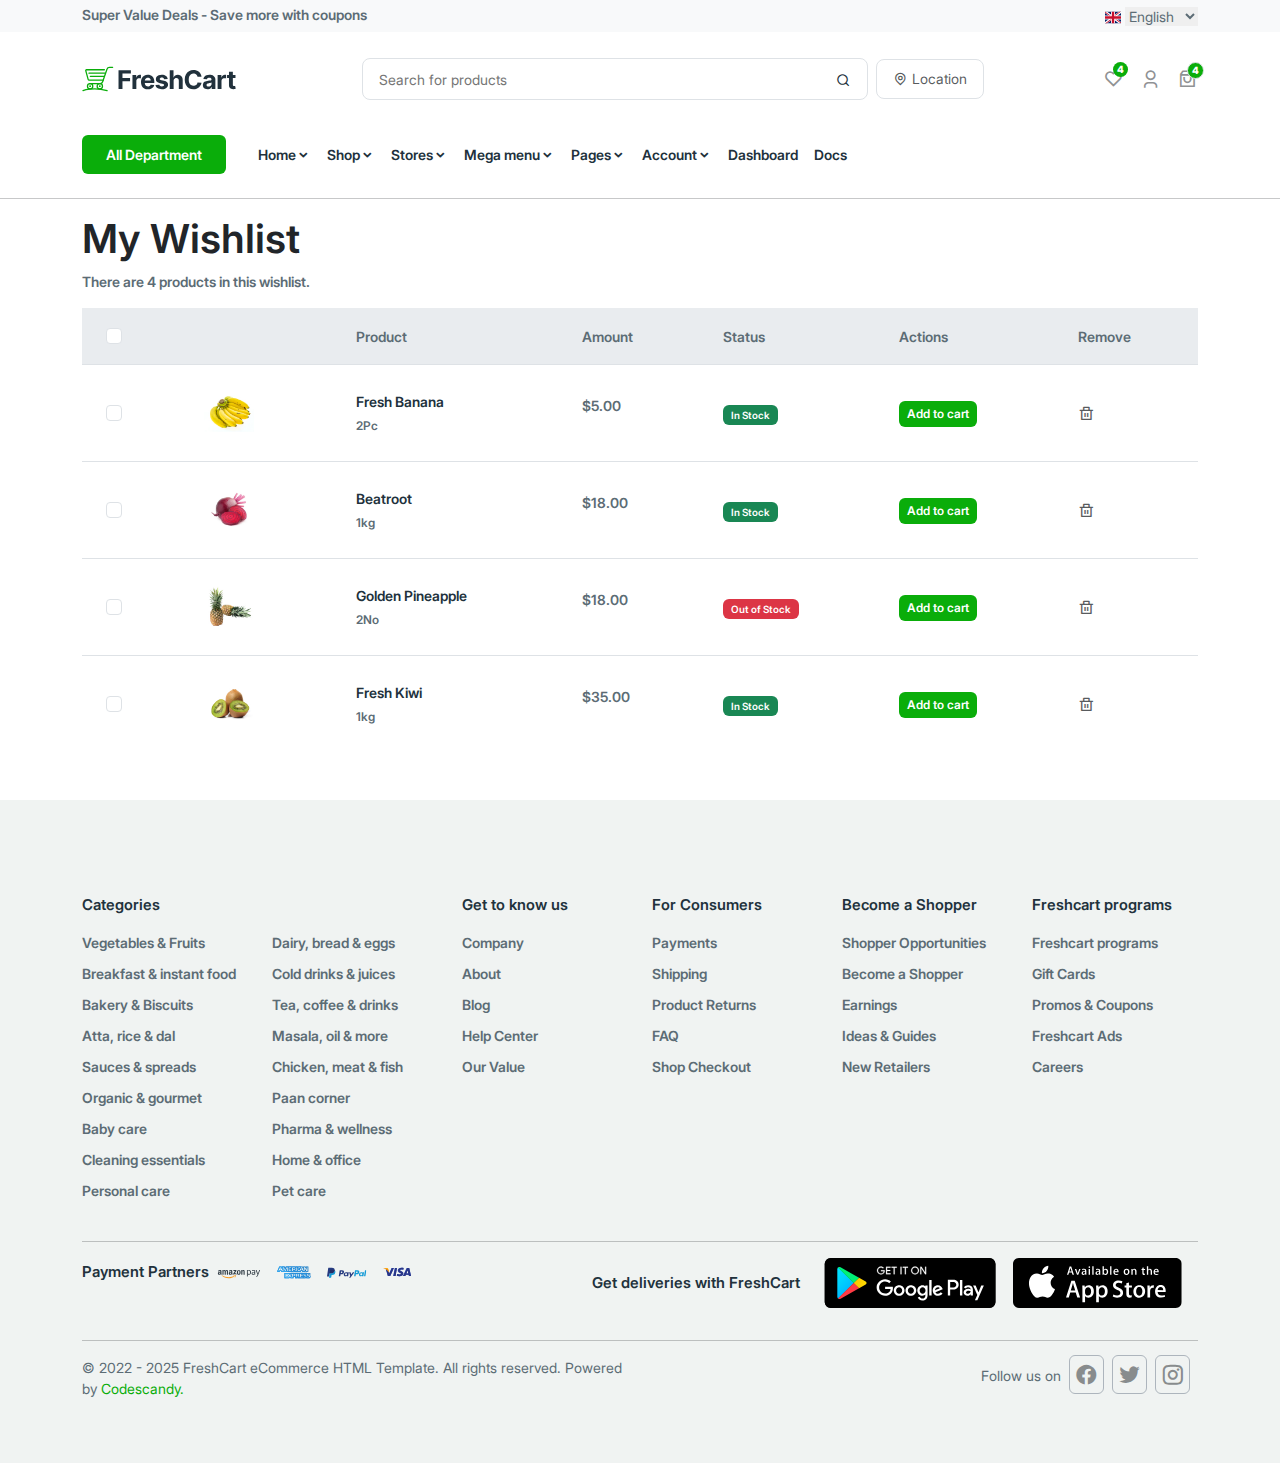
<file: wishlist.html>
<!DOCTYPE html>
<html lang="en">
<head>
    <meta charset="UTF-8">
    <meta name="viewport" content="width=device-width, initial-scale=1.0">
    <title>Wishlist Cart | FreshCart - eCommerce</title>
    <!-- remix-icon -->
    <link rel="stylesheet" href="remix-icon/remixicon.css" type="text/css">
    <!-- inter font family -->
    <link rel="stylesheet" href="fonts/inter-fonts/stylesheet.css" type="text/css">
    <!-- bootstrap -->
    <link rel="stylesheet" href="css/bootstrap.min.css" type="text/css">
    <!-- main css -->
    <link rel="stylesheet" href="css/wishlist.css" type="text/css">
</head>
<body>
    <!-- header -->
    <header>
        <div class="header-top bg-light p-1">
            <div class="container">
                <div class="d-flex justify-content-between ">
                    <p class="mb-0 fw-semibold">Super Value Deals - Save more with coupons</p>
                    <div class="header-top-select">
                        <img src="images/english.svg" class="img-fluid" alt="english" name="english">
                        <select>
                            <option>English</option>
                            <option>Deutsch</option>
                        </select>
                    </div>
                </div>
            </div>
        </div>    
        <div class="header-middle py-3 align-items-center">
            <div class="container">
                <div class="d-flex justify-content-between align-items-center">
                    <div class="logo align-items-center justify-content-center">
                        <img src="images/freshcart-logo.svg" class="img-fluid" alt="logo" name="logo">
                    </div>
                    <div class="header-search d-flex align-items-center">
                        <form class="border rounded-3 py-2 px-3">
                            <input type="text" class="" placeholder="Search for products">
                            <a href="javascript:void(0)"><i class="ri-search-line"></i></a>
                        </form>
                        <a href="javascript:void(0)" class="py-2 ms-2 px-3 border rounded-3 text-body-secondary"><i class="ri-map-pin-line"></i> Location</a>
                    </div>
                    <ul class="d-flex ps-0 align-items-center justify-content-center text-center pt-3">
                        <li class="position-relative"><a href="wishlist.html" class="text-dark"><i class="ri-heart-line fs-5 pe-3 text-body-tertiary "></i></a><span class="position-absolute rounded-circle fw-bold text-white">4</span></li>
                        <li><a href="javascript:void(0)" class="text-dark"><i class="ri-user-3-line fs-5 me-3 text-body-tertiary"></i></a></li>
                        <li class="position-relative"><a href="javascript:void(0)" class="text-dark"><i class="ri-shopping-bag-3-line fs-5 text-body-tertiary"></i></a><span class="position-absolute border rounded-circle fw-bold text-white">4</span></li></li>
                    </ul>
                </div>
            </div>
        </div>
        <div class="header-main d-block col-12 w-100">
            <div class="container">
                <div class=" d-flex align-items-center">
                    <div class="header-main-button">
                        <a href="javascript:void(0)" class="text-white fw-semibold rounded d-inline-block">All Department</a>
                    </div>
                    <nav class="">
                        <ul class="d-flex">
                            <!-- <li><a href="javascript:void(0)" class="d-flex w-100">All Departments</a></li> -->
                            <li class="pt-3"><a href="index.html" class="fw-semibold me-3 d-inline-block align-items-center">Home<i class="ri-arrow-down-s-line"></i></a></li>
                            <li class="pt-3"><a href="shop.html" class="fw-semibold me-3 d-inline-block align-items-center">Shop<i class="ri-arrow-down-s-line"></i></a></li>
                            <li class="pt-3"><a href="stores.html" class="fw-semibold me-3 d-inline-block align-items-center">Stores<i class="ri-arrow-down-s-line"></i></a></li>
                            <li class="pt-3"><a href="javascript:void(0)" class="fw-semibold me-3 d-inline-block align-items-center">Mega menu<i class="ri-arrow-down-s-line"></i></a></li>
                            <li class="pt-3"><a href="pages.html" class="fw-semibold me-3 d-inline-block align-items-center">Pages<i class="ri-arrow-down-s-line"></i></a></li>
                            <li class="pt-3"><a href="javascript:void(0)" class="fw-semibold me-3 d-inline-block align-items-center">Account<i class="ri-arrow-down-s-line"></i></a></li>
                            <li class="pt-3"><a href="javascript:void(0)" class="fw-semibold me-3 d-inline-block align-items-center">Dashboard</a></li>
                            <li class="pt-3"><a href="javascript:void(0)" class="fw-semibold me-3 d-inline-block align-items-center">Docs</a></li>
                         </ul>
                    </nav>
                </div>
            </div>
        </div>
        <hr>
    </header>

    <main>
        <!-- wishlist -->
        <section class="wishlist">
            <div class="container">
                <div class="wishlist-title">
                    <h1 class="fw-semibold">My Wishlist</h1>
                    <p class="fw-semibold">There are 4 products in this wishlist.</p>
                </div>
                <table class="w-100 mb-5">
                    <tr class="bg-body-secondary align-items-center">
                        <th class="px-4 py-3"><input class="form-check-input" type="checkbox"></th>
                        <th class="px-4 py-3"></th>
                        <th class="px-4 py-3"><p class="fw-semibold mb-0">Product</p></th>
                        <th class="px-4 py-3"><p class="fw-semibold mb-0">Amount</p></th>
                        <th class="px-4 py-3"><p class="fw-semibold mb-0">Status</p></th>
                        <th class="px-4 py-3"><p class="fw-semibold mb-0">Actions</p></th>
                        <th class="px-4 py-3"><p class="fw-semibold mb-0">Remove</p></th>
                    </tr>
                    <tr class="align-items-center border-top ">
                        <td class="px-4 py-3"><input class="form-check-input" type="checkbox" id="c"></td>
                        <td class="px-4 py-3"><img src="images/product-img-18.jpg" class="img-fluid" width="64px" height="64px" alt=""></td>
                        <td class="px-4 py-3"><a href="javascript:void(0)" class="fw-semibold d-block">Fresh Banana</a> <small class="fw-semibold">2Pc</small></td>
                        <td class="px-4 py-3"><p class="fw-semibold">$5.00</p></td>
                        <td class="px-4 py-3"><span class="text-white bg-success px-2 py-1 rounded rounded-2 fw-semibold">In Stock</span></td>
                        <td class="px-4 py-3"><button class="fw-semibold text-white rounded rounded-2 px-2 py-1">Add to cart</button></td>
                        <td class="px-4 py-3"><i class="ri-delete-bin-line fs-6 text-body-secondary"></i></td>
                    </tr>
                    <tr class="align-items-center border-top ">
                        <td class="px-4 py-3"><input class="form-check-input" type="checkbox" id="c"></td>
                        <td class="px-4 py-3"><img src="images/product-img-19.jpg" class="img-fluid" width="64px" height="64px" alt=""></td>
                        <td class="px-4 py-3"><a href="javascript:void(0)" class="fw-semibold d-block">Beatroot</a> <small class="fw-semibold">1kg</small></td>
                        <td class="px-4 py-3"><p class="fw-semibold">$18.00</p></td>
                        <td class="px-4 py-3"><span class="text-white bg-success px-2 py-1 rounded rounded-2 fw-semibold">In Stock</span></td>
                        <td class="px-4 py-3"><button class="fw-semibold text-white rounded rounded-2 px-2 py-1">Add to cart</button></td>
                        <td class="px-4 py-3"><i class="ri-delete-bin-line fs-6 text-body-secondary"></i></td>
                    </tr>
                    <tr class="align-items-center border-top ">
                        <td class="px-4 py-3"><input class="form-check-input" type="checkbox" id="c"></td>
                        <td class="px-4 py-3"><img src="images/product-img-13.jpg" class="img-fluid" width="64px" height="64px" alt=""></td>
                        <td class="px-4 py-3"><a href="javascript:void(0)" class="fw-semibold d-block">Golden Pineapple</a> <small class="fw-semibold">2No</small></td>
                        <td class="px-4 py-3"><p class="fw-semibold">$18.00</p></td>
                        <td class="px-4 py-3"><span class="text-white bg-danger px-2 py-1 rounded rounded-2 fw-semibold">Out of Stock</span></td>
                        <td class="px-4 py-3"><button class="fw-semibold text-white rounded rounded-2 px-2 py-1">Add to cart</button></td>
                        <td class="px-4 py-3"><i class="ri-delete-bin-line fs-6 text-body-secondary"></i></td>
                    </tr>
                    <tr class="align-items-center border-top ">
                        <td class="px-4 py-3"><input class="form-check-input" type="checkbox" id="c"></td>
                        <td class="px-4 py-3"><img src="images/product-img-17.jpg" class="img-fluid" width="64px" height="64px" alt=""></td>
                        <td class="px-4 py-3"><a href="javascript:void(0)" class="fw-semibold d-block">Fresh Kiwi</a> <small class="fw-semibold">1kg</small></td>
                        <td class="px-4 py-3"><p class="fw-semibold">$35.00</p></td>
                        <td class="px-4 py-3"><span class="text-white bg-success px-2 py-1 rounded rounded-2 fw-semibold">In Stock</span></td>
                        <td class="px-4 py-3"><button class="fw-semibold text-white rounded rounded-2 px-2 py-1">Add to cart</button></td>
                        <td class="px-4 py-3"><i class="ri-delete-bin-line fs-6 text-body-secondary"></i></td>
                    </tr>

                </table>
            </div>
        </section>
    </main>

    <!-- footer -->
    <footer class="py-5 ">
        <div class="container">
            <div class="row">
                <div class="col-lg-4">
                    <h6 class="mt-5 mb-3 fw-semibold">Categories</h6>
                    <div class="row">
                        <div class="col-lg-6">
                            <ul class="ps-0">
                                <li><a href="javascript:void(0)" class="mb-2 fw-semibold d-inline-block">Vegetables & Fruits</a></li>
                                <li><a href="javascript:void(0)" class="mb-2 fw-semibold d-inline-block">Breakfast & instant food</a></li>
                                <li><a href="javascript:void(0)" class="mb-2 fw-semibold d-inline-block">Bakery & Biscuits</a></li>
                                <li><a href="javascript:void(0)" class="mb-2 fw-semibold d-inline-block">Atta, rice & dal</a></li>
                                <li><a href="javascript:void(0)" class="mb-2 fw-semibold d-inline-block">Sauces & spreads</a></li>
                                <li><a href="javascript:void(0)" class="mb-2 fw-semibold d-inline-block">Organic & gourmet</a></li>
                                <li><a href="javascript:void(0)" class="mb-2 fw-semibold d-inline-block">Baby care</a></li>
                                <li><a href="javascript:void(0)" class="mb-2 fw-semibold d-inline-block">Cleaning essentials</a></li>
                                <li><a href="javascript:void(0)" class="mb-2 fw-semibold d-inline-block">Personal care</a></li>
                            </ul>
                        </div>
                        <div class="col-lg-6">
                            <ul class="ps-0">
                                <li><a href="javascript:void(0)" class="mb-2 fw-semibold d-inline-block">Dairy, bread & eggs</a></li>
                                <li><a href="javascript:void(0)" class="mb-2 fw-semibold d-inline-block">Cold drinks & juices</a></li>
                                <li><a href="javascript:void(0)" class="mb-2 fw-semibold d-inline-block">Tea, coffee & drinks</a></li>
                                <li><a href="javascript:void(0)" class="mb-2 fw-semibold d-inline-block">Masala, oil & more</a></li>
                                <li><a href="javascript:void(0)" class="mb-2 fw-semibold d-inline-block">Chicken, meat & fish</a></li>
                                <li><a href="javascript:void(0)" class="mb-2 fw-semibold d-inline-block">Paan corner</a></li>
                                <li><a href="javascript:void(0)" class="mb-2 fw-semibold d-inline-block">Pharma & wellness</a></li>
                                <li><a href="javascript:void(0)" class="mb-2 fw-semibold d-inline-block">Home & office</a></li>
                                <li><a href="javascript:void(0)" class="mb-2 fw-semibold d-inline-block">Pet care</a></li>
                            </ul>
                        </div> 
                    </div>
                </div>
                <div class="col-lg-8">
                    <div class="row">
                        <div class="col-lg-3">
                            <h6 class="mt-5 mb-3 fw-semibold">Get to know us</h6>
                            <ul class="ps-0">
                                <li><a href="javascript:void(0)" class="mb-2 fw-semibold d-inline-block">Company</a></li>
                                <li><a href="javascript:void(0)" class="mb-2 fw-semibold d-inline-block">About</a></li>
                                <li><a href="javascript:void(0)" class="mb-2 fw-semibold d-inline-block">Blog</a></li>
                                <li><a href="javascript:void(0)" class="mb-2 fw-semibold d-inline-block">Help Center</a></li>
                                <li><a href="javascript:void(0)" class="mb-2 fw-semibold d-inline-block">Our Value</a></li>
                            </ul>
                        </div>
                        <div class="col-lg-3">
                            <h6 class="mt-5 mb-3 fw-semibold">For Consumers</h6>
                            <ul class="ps-0">
                                <li><a href="javascript:void(0)" class="mb-2 fw-semibold d-inline-block">Payments</a></li>
                                <li><a href="javascript:void(0)" class="mb-2 fw-semibold d-inline-block">Shipping</a></li>
                                <li><a href="javascript:void(0)" class="mb-2 fw-semibold d-inline-block">Product Returns</a></li>
                                <li><a href="javascript:void(0)" class="mb-2 fw-semibold d-inline-block">FAQ</a></li>
                                <li><a href="javascript:void(0)" class="mb-2 fw-semibold d-inline-block">Shop Checkout</a></li>
                            </ul>
                        </div>
                        <div class="col-lg-3">
                            <h6 class="mt-5 mb-3 fw-semibold">Become a Shopper</h6>
                            <ul class="ps-0">
                                <li><a href="javascript:void(0)" class="mb-2 fw-semibold d-inline-block">Shopper Opportunities</a></li>
                                <li><a href="javascript:void(0)" class="mb-2 fw-semibold d-inline-block">Become a Shopper</a></li>
                                <li><a href="javascript:void(0)" class="mb-2 fw-semibold d-inline-block">Earnings</a></li>
                                <li><a href="javascript:void(0)" class="mb-2 fw-semibold d-inline-block">Ideas & Guides</a></li>
                                <li><a href="javascript:void(0)" class="mb-2 fw-semibold d-inline-block">New Retailers</a></li>
                            </ul>
                        </div>
                        <div class="col-lg-3">
                            <h6 class="mt-5 mb-3 fw-semibold">Freshcart programs</h6>
                            <ul class="ps-0">
                                <li><a href="javascript:void(0)" class="mb-2 fw-semibold d-inline-block">Freshcart programs</a></li>
                                <li><a href="javascript:void(0)" class="mb-2 fw-semibold d-inline-block">Gift Cards</a></li>
                                <li><a href="javascript:void(0)" class="mb-2 fw-semibold d-inline-block">Promos & Coupons</a></li>
                                <li><a href="javascript:void(0)" class="mb-2 fw-semibold d-inline-block">Freshcart Ads</a></li>
                                <li><a href="javascript:void(0)" class="mb-2 fw-semibold d-inline-block">Careers</a></li>
                            </ul>
                        </div>
                    </div>
                </div>
            </div>
            <hr>
            <div class="partners justify-content-between align-items-center">
                <div class="row">
                    <div class="col-lg-4">
                        <div class="payment-partner">
                            <ul class="ps-0 d-flex align-items-center">
                                <li><h6 class="fw-semibold mb-0">Payment Partners</h6></li>
                                <li><a href="javascript:void(0)" class="mx-2"><img src="images/amazonpay.svg" class="img-fluid" alt="payment-partner" name="payment-partner"></a></li>
                                <li><a href="javascript:void(0)" class="mx-2"><img src="images/american-express.svg" class="img-fluid" alt="payment-partner" name="payment-partner"></a></li>
                                <li><a href="javascript:void(0)" class="mx-2"><img src="images/paypal.svg" class="img-fluid" alt="payment-partner" name="payment-partner"></a></li>
                                <li><a href="javascript:void(0)" class="mx-2"><img src="images/visa.svg" class="img-fluid" alt="payment-partner" name="payment-partner"></a></li>
                            </ul>
                        </div>
                    </div>
                    <div class="col-lg-8">
                        <div class="app-partner align-items-right d-flex justify-content-end">
                            <ul class="ps-0 d-flex align-items-center">
                                <li><h6 class="fw-semibold mb-0 me-4">Get deliveries with FreshCart</h6></li>
                                <li><a href="javascript:void(0)" class="me-3"><img src="images/googleplay-btn.svg" class="img-fluid" alt=""></a></li>
                                <li><a href="javascript:void(0)" class="me-3"><img src="images/appstore-btn.svg" class="img-fluid" alt=""></a></li>
                            </ul>
                        </div>
                    </div>
                </div>
            </div>
            <hr>
            <div class="copiright">
                <div class="row">
                    <div class="col-lg-6">
                        <p>© 2022 - 2025 FreshCart eCommerce HTML Template. All rights reserved. Powered by <span><a href="javascript:void(0)">Codescandy.</a></span></p>
                    </div>
                    <div class="col-lg-6 ">
                        <ul class="d-flex ps-0 ms-auto align-items-center justify-content-end">
                            <li><p class="mb-0 me-2 d-inline-block">Follow us on</p></li>
                            <li><a href="javascript:void(0)" class="text-body-tertiary me-2 fs-4 p-1 border rounded border-dark-subtle rounded-2"><i class="ri-facebook-circle-fill"></i></a></li>
                            <li><a href="javascript:void(0)" class="text-body-tertiary me-2 fs-4 p-1 border rounded border-dark-subtle rounded-2"><i class="ri-twitter-fill"></i></a></li>
                            <li><a href="javascript:void(0)" class="text-body-tertiary me-2 fs-4 p-1 border rounded border-dark-subtle rounded-2"><i class="ri-instagram-line"></i></a></li>
                        </ul>
                    </div>
                </div>
            </div>
        </div>
    </footer>

    <script src="js/bootstrap.bundle.min.js" type="text/javascript"></script>
</body>
</html>
</file>
<file: fonts/inter-fonts/stylesheet.css>
@font-face {
    font-family: 'Inter 18pt';
    src: url('Inter18pt-ExtraBoldItalic.woff2') format('woff2'),
        url('Inter18pt-ExtraBoldItalic.woff') format('woff');
    font-weight: bold;
    font-style: italic;
    font-display: swap;
}

@font-face {
    font-family: 'Inter 18pt';
    src: url('Inter18pt-Black.woff2') format('woff2'),
        url('Inter18pt-Black.woff') format('woff');
    font-weight: 900;
    font-style: normal;
    font-display: swap;
}

@font-face {
    font-family: 'Inter 18pt';
    src: url('Inter18pt-BoldItalic.woff2') format('woff2'),
        url('Inter18pt-BoldItalic.woff') format('woff');
    font-weight: bold;
    font-style: italic;
    font-display: swap;
}

@font-face {
    font-family: 'Inter 18pt';
    src: url('Inter18pt-Medium.woff2') format('woff2'),
        url('Inter18pt-Medium.woff') format('woff');
    font-weight: 500;
    font-style: normal;
    font-display: swap;
}

@font-face {
    font-family: 'Inter 18pt';
    src: url('Inter18pt-SemiBold.woff2') format('woff2'),
        url('Inter18pt-SemiBold.woff') format('woff');
    font-weight: 600;
    font-style: normal;
    font-display: swap;
}

@font-face {
    font-family: 'Inter 24pt';
    src: url('Inter24pt-ExtraBoldItalic.woff2') format('woff2'),
        url('Inter24pt-ExtraBoldItalic.woff') format('woff');
    font-weight: bold;
    font-style: italic;
    font-display: swap;
}

@font-face {
    font-family: 'Inter 24pt';
    src: url('Inter24pt-ExtraLight.woff2') format('woff2'),
        url('Inter24pt-ExtraLight.woff') format('woff');
    font-weight: 200;
    font-style: normal;
    font-display: swap;
}

@font-face {
    font-family: 'Inter 28pt';
    src: url('Inter28pt-Black.woff2') format('woff2'),
        url('Inter28pt-Black.woff') format('woff');
    font-weight: 900;
    font-style: normal;
    font-display: swap;
}

@font-face {
    font-family: 'Inter 28pt';
    src: url('Inter28pt-BoldItalic.woff2') format('woff2'),
        url('Inter28pt-BoldItalic.woff') format('woff');
    font-weight: bold;
    font-style: italic;
    font-display: swap;
}

@font-face {
    font-family: 'Inter 28pt';
    src: url('Inter28pt-ExtraBoldItalic.woff2') format('woff2'),
        url('Inter28pt-ExtraBoldItalic.woff') format('woff');
    font-weight: bold;
    font-style: italic;
    font-display: swap;
}

@font-face {
    font-family: 'Inter 28pt';
    src: url('Inter28pt-ExtraLightItalic.woff2') format('woff2'),
        url('Inter28pt-ExtraLightItalic.woff') format('woff');
    font-weight: 200;
    font-style: italic;
    font-display: swap;
}

@font-face {
    font-family: 'Inter 28pt';
    src: url('Inter28pt-Italic.woff2') format('woff2'),
        url('Inter28pt-Italic.woff') format('woff');
    font-weight: normal;
    font-style: italic;
    font-display: swap;
}

@font-face {
    font-family: 'Inter 28pt';
    src: url('Inter28pt-LightItalic.woff2') format('woff2'),
        url('Inter28pt-LightItalic.woff') format('woff');
    font-weight: 300;
    font-style: italic;
    font-display: swap;
}

@font-face {
    font-family: 'Inter 28pt';
    src: url('Inter28pt-MediumItalic.woff2') format('woff2'),
        url('Inter28pt-MediumItalic.woff') format('woff');
    font-weight: 500;
    font-style: italic;
    font-display: swap;
}

@font-face {
    font-family: 'Inter 28pt';
    src: url('Inter28pt-Regular.woff2') format('woff2'),
        url('Inter28pt-Regular.woff') format('woff');
    font-weight: normal;
    font-style: normal;
    font-display: swap;
}

@font-face {
    font-family: 'Inter 18pt';
    src: url('Inter18pt-Bold.woff2') format('woff2'),
        url('Inter18pt-Bold.woff') format('woff');
    font-weight: bold;
    font-style: normal;
    font-display: swap;
}

@font-face {
    font-family: 'Inter 28pt';
    src: url('Inter28pt-SemiBoldItalic.woff2') format('woff2'),
        url('Inter28pt-SemiBoldItalic.woff') format('woff');
    font-weight: 600;
    font-style: italic;
    font-display: swap;
}

@font-face {
    font-family: 'Inter 18pt';
    src: url('Inter18pt-MediumItalic.woff2') format('woff2'),
        url('Inter18pt-MediumItalic.woff') format('woff');
    font-weight: 500;
    font-style: italic;
    font-display: swap;
}

@font-face {
    font-family: 'Inter 18pt';
    src: url('Inter18pt-ExtraLightItalic.woff2') format('woff2'),
        url('Inter18pt-ExtraLightItalic.woff') format('woff');
    font-weight: 200;
    font-style: italic;
    font-display: swap;
}

@font-face {
    font-family: 'Inter 18pt';
    src: url('Inter18pt-ThinItalic.woff2') format('woff2'),
        url('Inter18pt-ThinItalic.woff') format('woff');
    font-weight: 100;
    font-style: italic;
    font-display: swap;
}

@font-face {
    font-family: 'Inter 24pt';
    src: url('Inter24pt-Bold.woff2') format('woff2'),
        url('Inter24pt-Bold.woff') format('woff');
    font-weight: bold;
    font-style: normal;
    font-display: swap;
}

@font-face {
    font-family: 'Inter 24pt';
    src: url('Inter24pt-Black.woff2') format('woff2'),
        url('Inter24pt-Black.woff') format('woff');
    font-weight: 900;
    font-style: normal;
    font-display: swap;
}

@font-face {
    font-family: 'Inter 24pt';
    src: url('Inter24pt-ExtraBold.woff2') format('woff2'),
        url('Inter24pt-ExtraBold.woff') format('woff');
    font-weight: bold;
    font-style: normal;
    font-display: swap;
}

@font-face {
    font-family: 'Inter 24pt';
    src: url('Inter24pt-Italic.woff2') format('woff2'),
        url('Inter24pt-Italic.woff') format('woff');
    font-weight: normal;
    font-style: italic;
    font-display: swap;
}

@font-face {
    font-family: 'Inter 24pt';
    src: url('Inter24pt-Regular.woff2') format('woff2'),
        url('Inter24pt-Regular.woff') format('woff');
    font-weight: normal;
    font-style: normal;
    font-display: swap;
}

@font-face {
    font-family: 'Inter 24pt';
    src: url('Inter24pt-Light.woff2') format('woff2'),
        url('Inter24pt-Light.woff') format('woff');
    font-weight: 300;
    font-style: normal;
    font-display: swap;
}

@font-face {
    font-family: 'Inter 24pt';
    src: url('Inter24pt-SemiBold.woff2') format('woff2'),
        url('Inter24pt-SemiBold.woff') format('woff');
    font-weight: 600;
    font-style: normal;
    font-display: swap;
}

@font-face {
    font-family: 'Inter 24pt';
    src: url('Inter24pt-ThinItalic.woff2') format('woff2'),
        url('Inter24pt-ThinItalic.woff') format('woff');
    font-weight: 100;
    font-style: italic;
    font-display: swap;
}

@font-face {
    font-family: 'Inter 28pt';
    src: url('Inter28pt-ExtraBold.woff2') format('woff2'),
        url('Inter28pt-ExtraBold.woff') format('woff');
    font-weight: bold;
    font-style: normal;
    font-display: swap;
}

@font-face {
    font-family: 'Inter 28pt';
    src: url('Inter28pt-Bold.woff2') format('woff2'),
        url('Inter28pt-Bold.woff') format('woff');
    font-weight: bold;
    font-style: normal;
    font-display: swap;
}
</file>
<file: css/style.css>
:root{
    --theme-color:#0aad0a;
    --hover-color:#088a08;
    --text-dark:#21313c;
    --p-color:#5c6c75;
    --tex-dark-sec:rgb(0 30 43);
    --bg-footr:#F0F3F2;
}
*{
    margin: 0;
    padding: 0;
    box-sizing: border-box;
}
body{
    font-family: 'Inter 24pt';
}
li{
    list-style: none;
}
a{
    text-decoration: none;
    color: var(--text-dark);
    font-size: 14px;
}
h2{
    color: var(--tex-dark-sec);
}
h3 , h4 , h5 , h6{
    color: var(--text-dark);
}
p{
    color: var(--p-color);
    font-size: 14px;
}
.w-5{
    width: 20%;
}
/* header */
header .header-top select{
    border: none;
    font-size: 14px;
    color: var(--p-color);
}
header .header-top select:hover{
    color: var(--theme-color) !important;
}
header .header-middle .header-search input{
    font-size: 14px;
    border: none;
    color: var(--p-color);
    width: 453px;
}
header .header-middle .header-search input:focus{
    outline: none !important;
}
header .header-middle .header-search form:hover {
    box-shadow: var(--theme-color) 0px 3px 8px;
}
header .header-middle ul li span{
    font-size: 10px;
    background-color: var(--theme-color);
    padding: 0px 4px;
}
header .header-middle ul li:nth-child(1) span{
    top: -2px;
    right: 12px;
}
header .header-middle ul li:nth-child(3) span{
    top: -2px;
    right: -6px;
}
header .header-middle .modal input{
    border: 1px solid rgb(227, 225, 225);
}
header .header-middle .modal input , header .header-middle .modal input::placeholder{
    font-size: 14px;
}
header .header-middle .modal input:focus{
    outline: none;
}
header .header-middle p a{
    color: var(--theme-color);
}
header .modal .modal-header{
    border-bottom: none;
}
header .header-middle .modal p , header .header-middle .modal p a{
    font-size: 12px;
}
header .modal .modal-body form .sign-up-btn{
    background-color: var(--theme-color);
    border-radius: 5px;
}
header .header-main .header-main-button a{
    padding: 9px 24px;
    background-color: var(--theme-color);
}
header .header-main .header-main-button a:hover , header .header-main nav ul li a:hover{
    color: var(--hover-color);
}

/* banner */
.banner .slider-1 , .banner .slider-2{
    background-image: url(../images/slide-1.jpg);
    background-position: center;
    background-repeat: no-repeat;
    background-size: cover;
    width: 100%;
    height: 550px;
}
.banner .slider-2{
    background-image: url(../images/slide-2.jpg);
}
.banner .banner-title{
    padding: 128px 32px 128px 64px;
}
.banner .banner-title h6{
    font-size: 10px;
}
.banner .banner-title h1{
    font-size: 48px;
}
.banner .banner-title h1 span{
    color: var(--theme-color);
}
.banner .banner-title p{
    font-size: 17px;
}
.banner .banner-title a , .offer .offer-item a , .offer .offer-item-2 a{
    background-color: var(--tex-dark-sec);
}
.banner .banner-title a:hover , .offer .offer-item a:hover , .offer .offer-item-2 a:hover{
    background-color: var(--text-dark);
    transition-duration: 0.2s;
}
.banner .carousel-indicators [data-bs-target]{
    background-color: var(--p-color);
    width: 8px;
    height: 8px;
    border-radius: 50%;
}
.banner .carousel-indicators .active{
    background-color: var(--text-dark);
}

/* catagori */
.categori .categori-type h6{
    font-size: 14px;
}
.categori .categori-type:hover{
    border: 1px solid var(--hover-color) !important;
    box-shadow: rgba(50, 50, 93, 0.25) 0px 6px 12px -2px, rgba(0, 0, 0, 0.3) 0px 3px 7px -3px;
    transition-duration: 0.5s;
}
.carousel-control-next , .carousel-control-prev{
    width: 24px !important;
    height: 24px !important;
    background-color: var(--bg-footr) !important;
    color: var(--p-color) !important;
    width: 32px !important;
    border-radius: 50%;
    padding: 15px 0px;
    opacity: 1;
}
.carousel-control-next:hover , .carousel-control-prev:hover{
    background-color: var(--theme-color) !important;
    color: white !important;
    transition-duration: 1s !important;
}
.carousel-control-next{
    left: 96%;
    top: -57px;
} 
.carousel-control-prev{
    left: 92%;
    top: -57px;
}

/* offer */
.offer .offer-item , .offer .offer-item-2{
    background-image: url(../images/grocery-banner.png);
    background-position: center;
    background-repeat: no-repeat;
    background-size: cover;
    width: 100%;
    height: 210px;
}
.offer .offer-item-2{
    background-image: url(../images/grocery-banner-2.jpg) !important;
}

/* popular product */
.poproduct .poproduct-type:hover , .best-sells .best-sells-type:hover{
    border: 1px solid var(--hover-color) !important;
    transition-duration: 0.5s;
    box-shadow: rgba(0, 0, 0, 0.24) 0px 3px 8px;
}
.poproduct .poproduct-type:hover ul , .best-sells .best-sells-type:hover ul{
    opacity: 1 !important;
}
.best-sells .best-sells-type ul li:hover a i{
    border: 1px solid var(--hover-color) !important;
    background-color: var(--hover-color) !important;
    color: white;
    transition-duration: 0.5s;
}
.poproduct .poproduct-type .red-title , .poproduct .poproduct-type .green-title{
    font-size: 10px;
}
.poproduct .poproduct-type .poproduct-content span i , .poproduct .poproduct-type .poproduct-content span p{
    font-size: 12px;
}
.poproduct .poproduct-type .poproduct-content h5{
    font-size: 14px;
}
.poproduct .poproduct-content .poproduct-button a , .best-sells .best-sells-button{
    background-color: var(--theme-color);
    font-size: 12px;
}
.poproduct .poproduct-content .poproduct-button a:hover{
    background-color: var(--hover-color);
}
.poproduct .poproduct-content a:hover{
    color: var(--hover-color);
}
.poproduct ul , .best-sells .best-sells-type ul{
    top: 40%;
    left: 50%;
    transform: translateX(-50%);
}
.poproduct ul li:hover a i{
    color: white;
    background-color: var(--hover-color) !important;
    border-color: var(--hover-color) !important;
    transition-duration: 0.5s;
}

/* best sells */
.best-sells .best-sells-img{
    background-image: url(../images/banner-deal.jpg);
    background-position: center;
    background-repeat: no-repeat;
    background-size: cover;
    width: 100%;
    height: 470px;
    border-radius: 15px;
} 
.best-sells .best-sells-img h3{
    font-size: 24px;
}
.best-sells .best-sells-img a{
    background-color: var(--theme-color);
}
.best-sells .best-sells-img a:hover{
    background-color: var(--hover-color);
    transition-duration: 0.5s;
}
.best-sells .best-sells-content a:hover{
    color: var(--hover-color) !important;
}
.best-sells .best-sells-content h5{
    font-size: 14px;
}
.best-sells .best-sells-content span , .best-sells .best-sells-content span p{
    font-size: 12px;
}
.best-sells .best-sells-button{
    font-size: 14px;
}
.best-sells .best-sells-button:hover{
    background-color: var(--hover-color);
    transition-duration: 0.5s;
}
.best-sells-timer-type{
    width: 50px;
    height: 50px;
}
.best-sells-timer-type h6 , .best-sells-timer-type p{
    font-size: 13px;
}
.best-sells .best-sells-type ul{
    top: 30%;
    left: 50%;
    transform: translateX(-50%);
}

/* services */
.services i{
    color: var(--theme-color);
}
.services .services-item h3{
    font-size: 18px !important;
}

/* footer */
footer{
    background-color: var(--bg-footr);
}
footer h6{
    font-size: 15px;
}
footer a{
    color: var(--p-color);
}
footer a:hover{
    color: var(--hover-color);
    transition-duration: 0.5s;
}
.copiright p span a{
    color: var(--theme-color);
}
</file>
<file: css/about-us.css>
:root{
    --theme-color:#0aad0a;
    --hover-color:#088a08;
    --text-dark:#21313c;
    --p-color:#5c6c75;
    --tex-dark-sec:rgb(0 30 43);
    --bg-footr:#F0F3F2;
}
*{
    margin: 0;
    padding: 0;
    box-sizing: border-box;
}
body{
    font-family: 'Inter 24pt';
}
li{
    list-style: none;
}
a{
    text-decoration: none;
    color: var(--text-dark);
    font-size: 14px;
}
h2{
    color: var(--tex-dark-sec);
}
h1 , h3 , h4 , h5 , h6{
    color: var(--text-dark);
}
p{
    color: var(--p-color);
    font-size: 14px;
}
.w-5{
    width: 20%;
}
/* header */
header .header-top select{
    border: none;
    font-size: 14px;
    color: var(--p-color);
}
header .header-top select:hover{
    color: var(--theme-color) !important;
}
header .header-middle .header-search input{
    font-size: 14px;
    border: none;
    color: var(--p-color);
    width: 453px;
}
header .header-middle .header-search input:focus{
    outline: none !important;
}
header .header-middle .header-search form:hover {
    box-shadow: var(--theme-color) 0px 3px 8px;
}
header .header-middle ul li span{
    font-size: 10px;
    background-color: var(--theme-color);
    padding: 0px 4px;
}
header .header-middle ul li:nth-child(1) span{
    top: -2px;
    right: 12px;
}
header .header-middle ul li:nth-child(3) span{
    top: -2px;
    right: -6px;
}
header .header-main .header-main-button a{
    padding: 9px 24px;
    background-color: var(--theme-color);
}
header .header-main .header-main-button a:hover , header .header-main nav ul li a:hover{
    color: var(--hover-color);
}
/* future */
.future h1{
    font-size: 35px;
}
.future p{
    font-size: 18px;
}
/* marketing */
.marketing a{
    font-size: 14px;
}
.marketing a:hover{
    background-color: var(--text-dark) !important;
}
/* footer */
footer{
    background-color: var(--bg-footr);
}
footer h6{
    font-size: 15px;
}
footer a{
    color: var(--p-color);
}
footer a:hover{
    color: var(--hover-color);
    transition-duration: 0.5s;
}
.copiright p span a{
    color: var(--theme-color);
}
</file>
<file: css/admin.css>
:root{
    --theme-color:#0aad0a;
    --hover-color:#088a08;
    --text-dark:#21313c;
    --p-color:#5c6c75;
    --tex-dark-sec:rgb(0 30 43);
    --bg-footr:#F0F3F2;
}
*{
    margin: 0;
    padding: 0;
    box-sizing: border-box;
}
body{
    font-family: 'Inter 24pt';
}
li{
    list-style: none;
}
a{
    text-decoration: none;
    color: var(--text-dark);
    font-size: 14px;
}
h2{
    color: var(--tex-dark-sec);
}
h3 , h4 , h5 , h6{
    color: var(--text-dark);
}
p{
    color: var(--p-color);
    font-size: 14px;
}
.w-5{
    width: 20%;
}
main{
    width: calc(100% - 280px) !important;
    margin-left: 280px;
}
/* aside */
aside{
    width: 280px;
    height: 100%;
    border-right: 1px dashed rgb(231, 231, 231);
}
aside a i{
    font-size: 16px;
}
aside .aside-dash{
    margin-top: 75px;
    color: #044504;
    background-color: #0aad0a38;
}
aside p{
    font-size: 12px;
}
aside ul li a{
    color: var(--p-color);
}
aside ul li a:hover{
    color: black;
    background-color: #F0F3F2 !important;
    transition-duration: 0.5s;
}
aside ul li a:focus{
    color: #044504;
    background-color: #0aad0a38 !important;
}
/* header */
.header img{
    width: 40px;
    height: 40px;
}
.header input{
    border: 1px solid ;
}
.header input::placeholder , .header input{
    font-size: 14px;
}
.header input:focus{
    outline: none;
}
.header i{
    color: var(--p-color);
}
/* banner */
.banner{
    background-image: url(../images/grocery-banner.png);
    background-position: center;
    background-size: cover;
    background-repeat: no-repeat;
    width: 100%;
    height: 260px;
}
.banner h1{
    font-size: 35px;
}
.banner a{
    background-color: var(--theme-color);
}
.banner a:hover{
    background-color: var(--hover-color) !important;
}
/* earning */
</file>
<file: css/blog.css>
:root{
    --theme-color:#0aad0a;
    --hover-color:#088a08;
    --text-dark:#21313c;
    --p-color:#5c6c75;
    --tex-dark-sec:rgb(0 30 43);
    --bg-footr:#F0F3F2;
}
*{
    margin: 0;
    padding: 0;
    box-sizing: border-box;
}
body{
    font-family: 'Inter 24pt';
}
li{
    list-style: none;
}
a{
    text-decoration: none;
    color: var(--text-dark);
    font-size: 14px;
}
h2{
    color: var(--tex-dark-sec);
}
h3 , h4 , h5 , h6{
    color: var(--text-dark);
}
p{
    color: var(--p-color);
    font-size: 14px;
}
.w-5{
    width: 20%;
}
/* header */
header .header-top select{
    border: none;
    font-size: 14px;
    color: var(--p-color);
}
header .header-top select:hover{
    color: var(--theme-color) !important;
}
header .header-middle .header-search input{
    font-size: 14px;
    border: none;
    color: var(--p-color);
    width: 453px;
}
header .header-middle .header-search input:focus{
    outline: none !important;
}
header .header-middle .header-search form:hover {
    box-shadow: var(--theme-color) 0px 3px 8px;
}
header .header-middle ul li span{
    font-size: 10px;
    background-color: var(--theme-color);
    padding: 0px 4px;
}
header .header-middle ul li:nth-child(1) span{
    top: -2px;
    right: 12px;
}
header .header-middle ul li:nth-child(3) span{
    top: -2px;
    right: -6px;
}
header .header-main .header-main-button a{
    padding: 9px 24px;
    background-color: var(--theme-color);
}
header .header-main .header-main-button a:hover , header .header-main nav ul li a:hover{
    color: var(--hover-color);
}

/* pages */
.blog-header a{
    font-size: 28px;
    line-height: 35px;
}
.blog-header a:hover , .blog-name a:hover{
    color: var(--hover-color);
}
.blog-time small{
    font-size: 12px;
    color: var(--p-color);
}
.blog-time small span{
    color: var(--tex-dark-sec);
}
.blog-type a{
    color: var(--theme-color);
}
.blog-type a:hover{
    color: var(--hover-color) !important;
}
.blog-name a{
    font-size: 17px;
}

/* footer */
footer{
    background-color: var(--bg-footr);
}
footer h6{
    font-size: 15px;
}
footer a{
    color: var(--p-color);
}
footer a:hover{
    color: var(--hover-color);
    transition-duration: 0.5s;
}
.copiright p span a{
    color: var(--theme-color);
}
</file>
<file: css/category.css>
:root{
    --theme-color:#0aad0a;
    --hover-color:#088a08;
    --text-dark:#21313c;
    --p-color:#5c6c75;
    --tex-dark-sec:rgb(0 30 43);
    --bg-footr:#F0F3F2;
}
*{
    margin: 0;
    padding: 0;
    box-sizing: border-box;
}
body{
    font-family: 'Inter 24pt';
}
li{
    list-style: none;
}
a{
    text-decoration: none;
    color: var(--text-dark);
    font-size: 14px;
}
h2{
    color: var(--tex-dark-sec);
}
h3 , h4 , h5 , h6{
    color: var(--text-dark);
}
p{
    color: var(--p-color);
    font-size: 14px;
}
.w-5{
    width: 20%;
}
main{
    width: calc(100% - 290px);
}
/* header */
header .header-top select{
    border: none;
    font-size: 14px;
    color: var(--p-color);
}
header .header-top select:hover{
    color: var(--theme-color) !important;
}
header .header-middle .header-search input{
    font-size: 14px;
    border: none;
    color: var(--p-color);
    width: 453px;
}
header .header-middle .header-search input:focus{
    outline: none !important;
}
header .header-middle .header-search form:hover {
    box-shadow: var(--theme-color) 0px 3px 8px;
}
header .header-middle ul li span{
    font-size: 10px;
    background-color: var(--theme-color);
    padding: 0px 4px;
}
header .header-middle ul li:nth-child(1) span{
    top: -2px;
    right: 12px;
}
header .header-middle ul li:nth-child(3) span{
    top: -2px;
    right: -6px;
}
header .header-middle .modal input{
    border: 1px solid rgb(227, 225, 225);
}
header .header-middle .modal input , header .header-middle .modal input::placeholder{
    font-size: 14px;
}
header .header-middle .modal input:focus{
    outline: none;
}
header .header-middle p a{
    color: var(--theme-color);
}
header .modal .modal-header{
    border-bottom: none;
}
header .header-middle .modal p , header .header-middle .modal p a{
    font-size: 12px;
}
header .modal .modal-body form .sign-up-btn{
    background-color: var(--theme-color);
    border-radius: 5px;
}
header .header-main .header-main-button a{
    padding: 9px 24px;
    background-color: var(--theme-color);
}
header .header-main .header-main-button a:hover , header .header-main nav ul li a:hover{
    color: var(--hover-color);
}
/* aside */
aside{
    width: 290px;
}
aside h5{
    font-size: 18px;
}
aside .accordion-header:hover a ,aside .accordion-header:hover i , aside .accordion-collapse ul li a:hover{
    color: var(--hover-color) !important;
    transition-duration: 0.5s;
}
aside .accordion-collapse ul li a{
    font-size: 14px;
}
aside input::placeholder{
    font-size: 14px;
}
aside input:focus{
    outline: none;
}
aside input{
    border-style: solid;
    font-size: 14px;
}
.form-check-input:checked{
    background-color: #0aad0a !important;
    fill:var(--theme-color) !important;
    border-color: #0aad0a !important;
}
aside .aside-offer{
    background-image: url(../images/assortment-citrus-fruits.png);
    background-position: center;
    background-size: cover;
    background-repeat: no-repeat;
    width: 100%;
    height: 300px;
}
aside .aside-offer a:hover{
    background-color: var(--text-dark)!important;
}
/* category */
.category .category-filter p span{
    color: var(--tex-dark-sec) !important;
}
.category select{
    font-size: 14px;
}
.category select:focus{
    outline: none;
}

.category .poproduct-type:hover , .best-sells .best-sells-type:hover{
    border: 1px solid var(--hover-color) !important;
    transition-duration: 0.5s;
    box-shadow: rgba(0, 0, 0, 0.24) 0px 3px 8px;
}
.category .poproduct-type:hover ul , .best-sells .best-sells-type:hover ul{
    opacity: 1 !important;
}
.best-sells .best-sells-type ul li:hover a i{
    border: 1px solid var(--hover-color) !important;
    background-color: var(--hover-color) !important;
    color: white;
    transition-duration: 0.5s;
}
.category .poproduct-type .red-title , .category .poproduct-type .green-title{
    font-size: 10px;
}
.category .poproduct-type .poproduct-content span i , .category .poproduct-type .poproduct-content span p{
    font-size: 12px;
}
.category .poproduct-type .poproduct-content h5{
    font-size: 14px;
}
.category .poproduct-content .poproduct-button a , .best-sells .best-sells-button{
    background-color: var(--theme-color);
    font-size: 12px;
}
.category .poproduct-content .poproduct-button a:hover{
    background-color: var(--hover-color);
}
.category .poproduct-content a:hover{
    color: var(--hover-color);
}
.category ul , .best-sells .best-sells-type ul{
    top: 40%;
    left: 50%;
    transform: translateX(-50%);
}
.category ul li:hover a i{
    color: white;
    background-color: var(--hover-color) !important;
    border-color: var(--hover-color) !important;
    transition-duration: 0.5s;
}

/* footer */
footer{
    background-color: var(--bg-footr);
}
footer h6{
    font-size: 15px;
}
footer a{
    color: var(--p-color);
}
footer a:hover{
    color: var(--hover-color);
    transition-duration: 0.5s;
}
.copiright p span a{
    color: var(--theme-color);
}
</file>
<file: css/contact.css>
:root{
    --theme-color:#0aad0a;
    --hover-color:#088a08;
    --text-dark:#21313c;
    --p-color:#5c6c75;
    --tex-dark-sec:rgb(0 30 43);
    --bg-footr:#F0F3F2;
}
*{
    margin: 0;
    padding: 0;
    box-sizing: border-box;
}
body{
    font-family: 'Inter 24pt';
}
li{
    list-style: none;
}
a{
    text-decoration: none;
    color: var(--text-dark);
    font-size: 14px;
}
h2{
    color: var(--tex-dark-sec);
}
h1 , h3 , h4 , h5 , h6{
    color: var(--text-dark);
}
p{
    color: var(--p-color);
    font-size: 14px;
}
.w-5{
    width: 20%;
}
/* header */
header .header-top select{
    border: none;
    font-size: 14px;
    color: var(--p-color);
}
header .header-top select:hover{
    color: var(--theme-color) !important;
}
header .header-middle .header-search input{
    font-size: 14px;
    border: none;
    color: var(--p-color);
    width: 453px;
}
header .header-middle .header-search input:focus{
    outline: none !important;
}
header .header-middle .header-search form:hover {
    box-shadow: var(--theme-color) 0px 3px 8px;
}
header .header-middle ul li span{
    font-size: 10px;
    background-color: var(--theme-color);
    padding: 0px 4px;
}
header .header-middle ul li:nth-child(1) span{
    top: -2px;
    right: 12px;
}
header .header-middle ul li:nth-child(3) span{
    top: -2px;
    right: -6px;
}
header .header-main .header-main-button a{
    padding: 9px 24px;
    background-color: var(--theme-color);
}
header .header-main .header-main-button a:hover , header .header-main nav ul li a:hover{
    color: var(--hover-color);
}
/* contact */
.contact h2{
    font-size: 25px;
}
.contact p{
    font-size: 18px;
}
.contact input , .contact textarea{
    border: 1px solid rgb(227, 225, 225);
}
.contact label , .contact input::placeholder , .contact input , .contact textarea::placeholder , .contact textarea{
    font-size: 14px;
}
.contact input:focus , .contact textarea:focus{
    outline: none;
}
.contact a{
    background-color: var(--theme-color);
}
.contact a:hover{
    background-color: var(--hover-color) !important;
    transition-duration: 0.5s;
}
/* footer */
footer{
    background-color: var(--bg-footr);
}
footer h6{
    font-size: 15px;
}
footer a{
    color: var(--p-color);
}
footer a:hover{
    color: var(--hover-color);
    transition-duration: 0.5s;
}
.copiright p span a{
    color: var(--theme-color);
}
</file>
<file: css/forget-p.css>
:root{
    --theme-color:#0aad0a;
    --hover-color:#088a08;
    --text-dark:#21313c;
    --p-color:#5c6c75;
    --tex-dark-sec:rgb(0 30 43);
    --bg-footr:#F0F3F2;
}
*{
    margin: 0;
    padding: 0;
    box-sizing: border-box;
}
body{
    font-family: 'Inter 24pt';
}
li{
    list-style: none;
}
a{
    text-decoration: none;
    color: var(--text-dark);
    font-size: 14px;
}
h2{
    color: var(--tex-dark-sec);
}
h1 , h3 , h4 , h5 , h6{
    color: var(--text-dark);
}
p{
    color: var(--p-color);
    font-size: 14px;
}
.w-5{
    width: 20%;
}
/* header */
header{
    box-shadow: rgba(0, 0, 0, 0.24) 0px 3px 8px;
}
p a{
    color: var(--theme-color);
}
/* forget-p */
.forget-p h2{
    font-size: 28px;
}
.forget-p input , .forget-p input[type="checkbox"]{
    border: 1px solid rgb(227, 225, 225) !important;
}
.forget-p input::placeholder{
    font-size: 14px;
}
.forget-p input:focus{
    outline: none;
}
.form-check-input:checked {
    background-color: #0aad0a;
    border-color: #0aad0a;
}
.forget-p .forget-p-btn , .forget-p .forget-p-cancel-btn{
    background-color: var(--theme-color);
    border-radius: 10px;
}
.forget-p .forget-p-btn:hover{
    background-color: var(--hover-color) !important;
    transition-duration: 0.5s;
}
.forget-p .forget-p-cancel-btn{
    background-color: var(--bg-footr);
}
.forget-p .forget-p-cancel-btn:hover{
    background-color: var(--p-color) !important;
}
/* footer */
footer{
    background-color: var(--bg-footr);
}
footer h6{
    font-size: 15px;
}
footer a{
    color: var(--p-color);
}
footer a:hover{
    color: var(--hover-color);
    transition-duration: 0.5s;
}
.copiright p span a{
    color: var(--theme-color);
}
</file>
<file: css/product.css>
:root{
    --theme-color:#0aad0a;
    --hover-color:#088a08;
    --text-dark:#21313c;
    --p-color:#5c6c75;
    --tex-dark-sec:rgb(0 30 43);
    --bg-footr:#F0F3F2;
}
*{
    margin: 0;
    padding: 0;
    box-sizing: border-box;
}
body{
    font-family: 'Inter 24pt';
}
li{
    list-style: none;
}
a{
    text-decoration: none;
    color: var(--text-dark);
    font-size: 14px;
}
h2{
    color: var(--tex-dark-sec);
}
h3 , h4 , h5 , h6{
    color: var(--text-dark);
}
p{
    color: var(--p-color);
    font-size: 14px;
}
.w-5{
    width: 20%;
}
/* header */
header .header-top select{
    border: none;
    font-size: 14px;
    color: var(--p-color);
}
header .header-top select:hover{
    color: var(--theme-color) !important;
}
header .header-middle .header-search input{
    font-size: 14px;
    border: none;
    color: var(--p-color);
    width: 453px;
}
header .header-middle .header-search input:focus{
    outline: none !important;
}
header .header-middle ul li span{
    font-size: 10px;
    background-color: var(--theme-color);
    padding: 0px 4px;
}
header .header-middle ul li:nth-child(1) span{
    top: -2px;
    right: 12px;
}
header .header-middle ul li:nth-child(3) span{
    top: -2px;
    right: -6px;
}
header .header-middle .modal input{
    border: 1px solid rgb(227, 225, 225);
}
header .header-middle .modal input , header .header-middle .modal input::placeholder{
    font-size: 14px;
}
header .header-middle .modal input:focus{
    outline: none;
}
header .header-middle p a{
    color: var(--theme-color);
}
header .modal .modal-header{
    border-bottom: none;
}
header .header-middle .modal p , header .header-middle .modal p a{
    font-size: 12px;
}
header .modal .modal-body form .sign-up-btn{
    background-color: var(--theme-color);
    border-radius: 5px;
}
header .modal input{
    border: 1px solid rgb(227, 225, 225);
}
header .header-middle .modal input , header .header-middle .modal input::placeholder{
    font-size: 14px;
}
header .header-middle .modal input:focus{
    outline: none;
}
header .header-middle p a{
    color: var(--theme-color);
}
header .modal .modal-header{
    border-bottom: none;
}
header .header-middle .modal p , header .header-middle .modal p a{
    font-size: 12px;
}
header .modal .modal-body form .sign-up-btn{
    background-color: var(--theme-color);
    border-radius: 5px;
}
header .header-main .header-main-button a{
    padding: 9px 24px;
    background-color: var(--theme-color);
}
header .header-main .header-main-button a:hover , header .header-main nav ul li a:hover{
    color: var(--hover-color);
}
header .header-main nav ul li:hover .sub-menu{
    display: block !important;
    transition-duration: 0.5s !important;
}
header .header-main nav .sub-menu ul{
    min-width: 200px;
}
header .header-main nav .sub-menu ul li:hover , header .header-main nav .sub-menu ul li:hover a , header .header-main nav .mega-menu ul li:hover , header .header-main nav .mega-menu ul li:hover a{
    color: var(--text-dark) !important;
    background-color: #f8f9fa !important;
}
header .header-main nav .mega-menu ul li:hover h6{
    background-color: white !important;
}
header .header-main nav .mega-menu ul li h6 , header .header-main nav .mega-menu ul li a{
    font-size: 14px;
}
header .header-main nav .mega-menu ul li h6{
    color: var(--theme-color);
}
header .header-main nav ul li:hover .mega-menu{
    display: block !important;
}
/* product */
.product .product-gallary img{
    width: 122px;
    height: 91px;
}
.product h1{
    font-size: 35px;
}
.product .product-title a{
    color: var(--theme-color);
}
.product .product-title i{
    font-size: 12px;
}
.product .product-title h5 , .product .product-title del{
    font-size: 21px;
}
.product .product-title del{
    color: var(--p-color);
}
.product .product-conti a:focus{
    background-color: #889397 !important;
    color: white !important;
    transition-duration: 0.3s;
}
.product .cart-btn a{
    background-color: var(--theme-color);
}
.product .cart-btn a:hover{
    background-color: var(--hover-color) !important;
}
.product table tr td{
    font-size: 14px;
}
/* about */
.about a{
    color: var(--theme-color);
    border-bottom: 2px solid var(--theme-color);
}
/* popular product */
.releted .poproduct-type:hover , .best-sells .best-sells-type:hover{
    border: 1px solid var(--hover-color) !important;
    transition-duration: 0.5s;
    box-shadow: rgba(0, 0, 0, 0.24) 0px 3px 8px;
}
.releted .poproduct-type:hover ul , .best-sells .best-sells-type:hover ul{
    opacity: 1 !important;
}
.best-sells .best-sells-type ul li:hover a i{
    border: 1px solid var(--hover-color) !important;
    background-color: var(--hover-color) !important;
    color: white;
    transition-duration: 0.5s;
}
.releted .poproduct-type .red-title , .releted .poproduct-type .green-title{
    font-size: 10px;
}
.releted .poproduct-type .poproduct-content span i , .releted .poproduct-type .poproduct-content span p{
    font-size: 12px;
}
.releted .poproduct-type .poproduct-content h5{
    font-size: 14px;
}
.releted .poproduct-content .poproduct-button a , .best-sells .best-sells-button{
    background-color: var(--theme-color);
    font-size: 12px;
}
.releted .poproduct-content .poproduct-button a:hover{
    background-color: var(--hover-color);
}
.releted .poproduct-content a:hover{
    color: var(--hover-color);
}
.releted ul , .best-sells .best-sells-type ul{
    top: 40%;
    left: 50%;
    transform: translateX(-50%);
}
.releted ul li:hover a i{
    color: white;
    background-color: var(--hover-color) !important;
    border-color: var(--hover-color) !important;
    transition-duration: 0.5s;
}


/* footer */
footer{
    background-color: var(--bg-footr);
}
footer h6{
    font-size: 15px;
}
footer a{
    color: var(--p-color);
}
footer a:hover{
    color: var(--hover-color);
    transition-duration: 0.5s;
}
.copiright p span a{
    color: var(--theme-color);
}
</file>
<file: css/shop.css>
:root{
    --theme-color:#0aad0a;
    --hover-color:#088a08;
    --text-dark:#21313c;
    --p-color:#5c6c75;
    --tex-dark-sec:rgb(0 30 43);
    --bg-footr:#F0F3F2;
}
*{
    margin: 0;
    padding: 0;
    box-sizing: border-box;
}
body{
    font-family: 'Inter 24pt';
}
li{
    list-style: none;
}
a{
    text-decoration: none;
    color: var(--text-dark);
    font-size: 14px;
}
h2{
    color: var(--tex-dark-sec);
}
h3 , h4 , h5 , h6{
    color: var(--text-dark);
}
p{
    color: var(--p-color);
    font-size: 14px;
}
.w-5{
    width: 20%;
}
/* header */
header .header-top select{
    border: none;
    font-size: 14px;
    color: var(--p-color);
}
header .header-top select:hover{
    color: var(--theme-color) !important;
}
header .header-middle .header-search input{
    font-size: 14px;
    border: none;
    color: var(--p-color);
    width: 453px;
}
header .header-middle .header-search input:focus{
    outline: none !important;
}
header .header-middle .header-search form:hover {
    box-shadow: var(--theme-color) 0px 3px 8px;
}
header .header-middle ul li span{
    font-size: 10px;
    background-color: var(--theme-color);
    padding: 0px 4px;
}
header .header-middle ul li:nth-child(1) span{
    top: -2px;
    right: 12px;
}
header .header-middle ul li:nth-child(3) span{
    top: -2px;
    right: -6px;
}
header .header-main .header-main-button a{
    padding: 9px 24px;
    background-color: var(--theme-color);
}
header .header-main .header-main-button a:hover , header .header-main nav ul li a:hover{
    color: var(--hover-color);
}

/* shop */
.shop .shop-product-info h6{
    color: var(--tex-dark-sec);
    font-size: 14px;
}
.shop .shop-product-info .shop-name h6 span{
    font-size: 12px !important;
}
.shop .shop-button a:nth-child(1){
    background-color: var(--theme-color);
}
.shop .shop-button a:nth-child(1):hover{
    background-color: var(--hover-color);
}
.shop .shop-button a:nth-child(2){
    background-color: var(--tex-dark-sec);
}
.shop .shop-button a:nth-child(2):hover{
    background-color: var(--text-dark);
}
.shop .shop-summary h2{
    font-size: 17px;
}
.shop .shop-summary h4{
    font-size: 14px;
    color: var(--tex-dark-sec);
}
.shop .shop-summary .purchase-button{
    background-color: var(--theme-color);
}
.shop .shop-summary .purchase-button:hover{
    background-color: var(--hover-color);
    transition-duration: 0.5s;
}
.shop .shop-summary .purchase-button h3{
    font-size: 17px;
}
.shop .shop-summary p{
    font-size: 12px;
}
.shop .shop-summary p a{
    color: var(--theme-color);
}
.shop .shop-summary .redeem a{
    color: var(--tex-dark-sec);
    border: 1px solid var(--tex-dark-sec) !important;
}
.shop .shop-summary .redeem a:hover{
    color: white;
    background-color: var(--tex-dark-sec);
    transition-duration: 0.5s;
}

/* footer */
footer{
    background-color: var(--bg-footr);
}
footer h6{
    font-size: 15px;
}
footer a{
    color: var(--p-color);
}
footer a:hover{
    color: var(--hover-color);
    transition-duration: 0.5s;
}
.copiright p span a{
    color: var(--theme-color);
}
</file>
<file: css/sign-in.css>
:root{
    --theme-color:#0aad0a;
    --hover-color:#088a08;
    --text-dark:#21313c;
    --p-color:#5c6c75;
    --tex-dark-sec:rgb(0 30 43);
    --bg-footr:#F0F3F2;
}
*{
    margin: 0;
    padding: 0;
    box-sizing: border-box;
}
body{
    font-family: 'Inter 24pt';
}
li{
    list-style: none;
}
a{
    text-decoration: none;
    color: var(--text-dark);
    font-size: 14px;
}
h2{
    color: var(--tex-dark-sec);
}
h1 , h3 , h4 , h5 , h6{
    color: var(--text-dark);
}
p{
    color: var(--p-color);
    font-size: 14px;
}
.w-5{
    width: 20%;
}
/* header */
header{
    box-shadow: rgba(0, 0, 0, 0.24) 0px 3px 8px;
}
p a{
    color: var(--theme-color);
}
/* sign-in */
.sign-in h2{
    font-size: 28px;
}
.sign-in input , .sign-in input[type="checkbox"]{
    border: 1px solid rgb(227, 225, 225) !important;
}
.sign-in input::placeholder{
    font-size: 14px;
}
.sign-in input:focus{
    outline: none;
}
.form-check-input:checked {
    background-color: #0aad0a;
    border-color: #0aad0a;
}
.sign-in .sign-in-btn{
    background-color: var(--theme-color);
    border-radius: 10px;
}
.sign-in .sign-in-btn:hover{
    background-color: var(--hover-color) !important;
    transition-duration: 0.5s;
}
/* footer */
footer{
    background-color: var(--bg-footr);
}
footer h6{
    font-size: 15px;
}
footer a{
    color: var(--p-color);
}
footer a:hover{
    color: var(--hover-color);
    transition-duration: 0.5s;
}
.copiright p span a{
    color: var(--theme-color);
}
</file>
<file: css/sign-up.css>
:root{
    --theme-color:#0aad0a;
    --hover-color:#088a08;
    --text-dark:#21313c;
    --p-color:#5c6c75;
    --tex-dark-sec:rgb(0 30 43);
    --bg-footr:#F0F3F2;
}
*{
    margin: 0;
    padding: 0;
    box-sizing: border-box;
}
body{
    font-family: 'Inter 24pt';
}
li{
    list-style: none;
}
a{
    text-decoration: none;
    color: var(--text-dark);
    font-size: 14px;
}
h2{
    color: var(--tex-dark-sec);
}
h1 , h3 , h4 , h5 , h6{
    color: var(--text-dark);
}
p{
    color: var(--p-color);
    font-size: 14px;
}
.w-5{
    width: 20%;
}
/* header */
header{
    box-shadow: rgba(0, 0, 0, 0.24) 0px 3px 8px;
}
p a{
    color: var(--theme-color);
}
/* sign-up */
.sign-up h2{
    font-size: 28px;
}
.sign-up input , .sign-up input[type="checkbox"]{
    border: 1px solid rgb(227, 225, 225) !important;
}
.sign-up input::placeholder{
    font-size: 14px;
}
.sign-up input:focus{
    outline: none;
}
.form-check-input:checked {
    background-color: #0aad0a;
    border-color: #0aad0a;
}
.sign-up .sign-up-btn{
    background-color: var(--theme-color);
    border-radius: 10px;
}
.sign-up .sign-up-btn:hover{
    background-color: var(--hover-color) !important;
    transition-duration: 0.5s;
}
/* footer */
footer{
    background-color: var(--bg-footr);
}
footer h6{
    font-size: 15px;
}
footer a{
    color: var(--p-color);
}
footer a:hover{
    color: var(--hover-color);
    transition-duration: 0.5s;
}
.copiright p span a{
    color: var(--theme-color);
}
</file>
<file: css/stores.css>
:root{
    --theme-color:#0aad0a;
    --hover-color:#088a08;
    --text-dark:#21313c;
    --p-color:#5c6c75;
    --tex-dark-sec:rgb(0 30 43);
    --bg-footr:#F0F3F2;
}
*{
    margin: 0;
    padding: 0;
    box-sizing: border-box;
}
body{
    font-family: 'Inter 24pt';
}
li{
    list-style: none;
}
a{
    text-decoration: none;
    color: var(--text-dark);
    font-size: 14px;
}
h2{
    color: var(--tex-dark-sec);
}
h3 , h4 , h5 , h6{
    color: var(--text-dark);
}
p{
    color: var(--p-color);
    font-size: 14px;
}
.w-5{
    width: 20%;
}
/* header */
header .header-top select{
    border: none;
    font-size: 14px;
    color: var(--p-color);
}
header .header-top select:hover{
    color: var(--theme-color) !important;
}
header .header-middle .header-search input{
    font-size: 14px;
    border: none;
    color: var(--p-color);
    width: 453px;
}
header .header-middle .header-search input:focus{
    outline: none !important;
}
header .header-middle .header-search form:hover {
    box-shadow: var(--theme-color) 0px 3px 8px;
}
header .header-middle ul li span{
    font-size: 10px;
    background-color: var(--theme-color);
    padding: 0px 4px;
}
header .header-middle ul li:nth-child(1) span{
    top: -2px;
    right: 12px;
}
header .header-middle ul li:nth-child(3) span{
    top: -2px;
    right: -6px;
}
header .header-main .header-main-button a{
    padding: 9px 24px;
    background-color: var(--theme-color);
}
header .header-main .header-main-button a:hover , header .header-main nav ul li a:hover{
    color: var(--hover-color);
}

/* stores */
.store-title{
    background-color: var(--bg-footr);
}
.stores .shop-title-img{
    background-image: url(../images/store-graphics.svg);
    background-position: center;
    background-repeat: no-repeat;
    background-size: cover;
    width: 100%;
    height: 160px;
}
.stores h6{
    font-size: 14px;
}
.store-item-img img{
    border-radius: 50%;
}
.stores h6 span{
    color: var(--theme-color);
}
.stores .store-cnt ul li i{
    font-size: 5px;
}
.store-item:hover{
    box-shadow: rgba(0, 0, 0, 0.24) 0px 3px 8px;
    border: 1px solid var(--theme-color) !important;
    transition-duration: 0.5s;
}
.stores .store-item a{
    font-size: 17px;
}
.stores .store-item a:hover{
    color: var(--theme-color);
    transition-duration: 0.5s;
}
.stores .store-item ul li{
    font-size: 12px;
    color: var(--p-color);
}
.store-cnt p{
    color: var(--p-color);
    font-size: 12px;

}
.store-cnt p span{
    color: var(--theme-color) !important;
}
.store-location span{
    font-size: 10px;
    color: var(--tex-dark-sec);
    background-color: var(--bg-footr) !important;
}


/* footer */
footer{
    background-color: var(--bg-footr);
}
footer h6{
    font-size: 15px;
}
footer a{
    color: var(--p-color);
}
footer a:hover{
    color: var(--hover-color);
    transition-duration: 0.5s;
}
.copiright p span a{
    color: var(--theme-color);
}
</file>
<file: css/wishlist.css>
:root{
    --theme-color:#0aad0a;
    --hover-color:#088a08;
    --text-dark:#21313c;
    --p-color:#5c6c75;
    --tex-dark-sec:rgb(0 30 43);
    --bg-footr:#F0F3F2;
}
*{
    margin: 0;
    padding: 0;
    box-sizing: border-box;
}
body{
    font-family: 'Inter 24pt';
}
li{
    list-style: none;
}
a{
    text-decoration: none;
    color: var(--text-dark);
    font-size: 14px;
}
h2{
    color: var(--tex-dark-sec);
}
h3 , h4 , h5 , h6{
    color: var(--text-dark);
}
p{
    color: var(--p-color);
    font-size: 14px;
}
.w-5{
    width: 20%;
}
/* header */
header .header-top select{
    border: none;
    font-size: 14px;
    color: var(--p-color);
}
header .header-top select:hover{
    color: var(--theme-color) !important;
}
header .header-middle .header-search input{
    font-size: 14px;
    border: none;
    color: var(--p-color);
    width: 453px;
}
header .header-middle .header-search input:focus{
    outline: none !important;
}
header .header-middle .header-search form:hover {
    box-shadow: var(--theme-color) 0px 3px 8px;
}
header .header-middle ul li span{
    font-size: 10px;
    background-color: var(--theme-color);
    padding: 0px 4px;
}
header .header-middle ul li:nth-child(1) span{
    top: -2px;
    right: 12px;
}
header .header-middle ul li:nth-child(3) span{
    top: -2px;
    right: -6px;
}
header .header-main .header-main-button a{
    padding: 9px 24px;
    background-color: var(--theme-color);
}
header .header-main .header-main-button a:hover , header .header-main nav ul li a:hover{
    color: var(--hover-color);
}

/* wishlist */
.wishlist table tr td small{
    font-size: 12px !important;
    color: var(--p-color) !important;
}
.wishlist table tr td span{
    font-size: 10px;
}
.wishlist table tr td button{
    font-size: 12px;
    background-color: var(--theme-color);
    border: none;
}
.wishlist table tr td button:hover{
    background-color: var(--hover-color);
}
.form-check-input:checked[type=checkbox]{
    background-color: var(--theme-color) !important;
    border: none;
}


/* footer */
footer{
    background-color: var(--bg-footr);
}
footer h6{
    font-size: 15px;
}
footer a{
    color: var(--p-color);
}
footer a:hover{
    color: var(--hover-color);
    transition-duration: 0.5s;
}
.copiright p span a{
    color: var(--theme-color);
}
</file>
